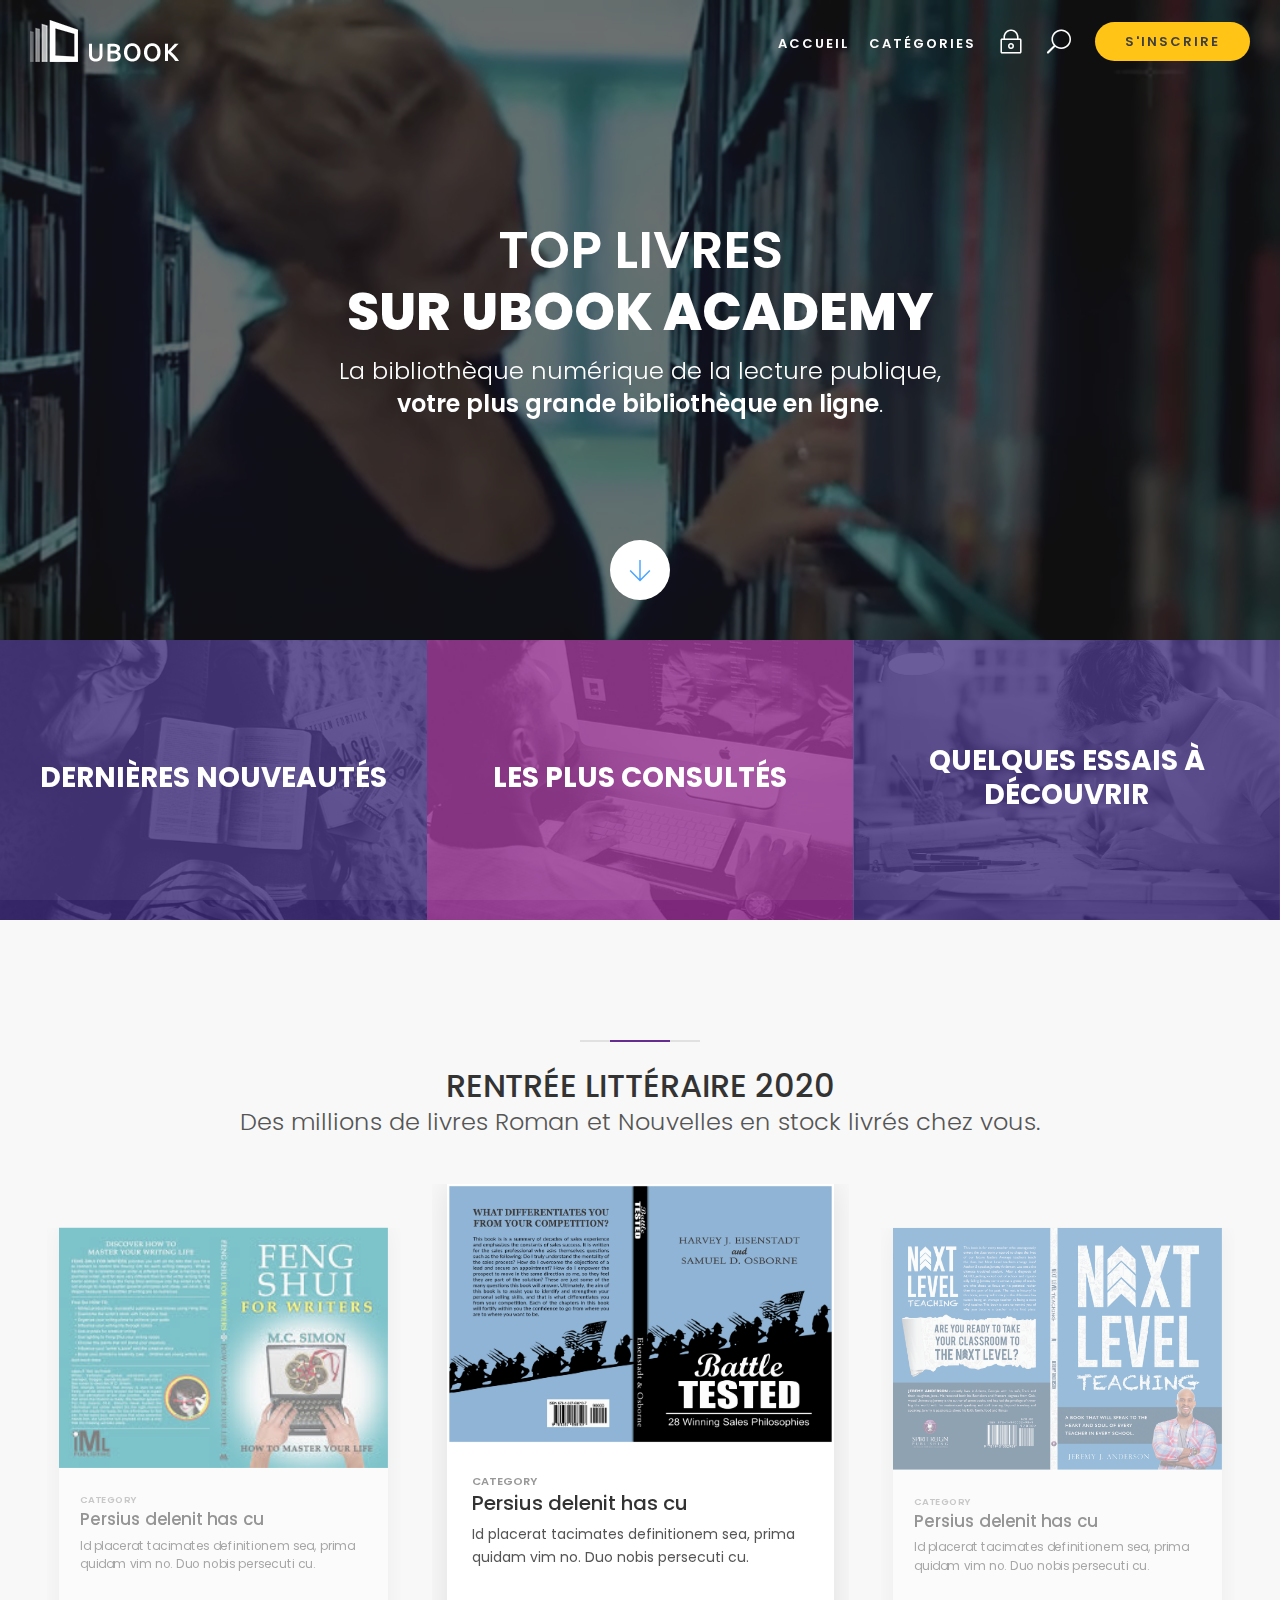
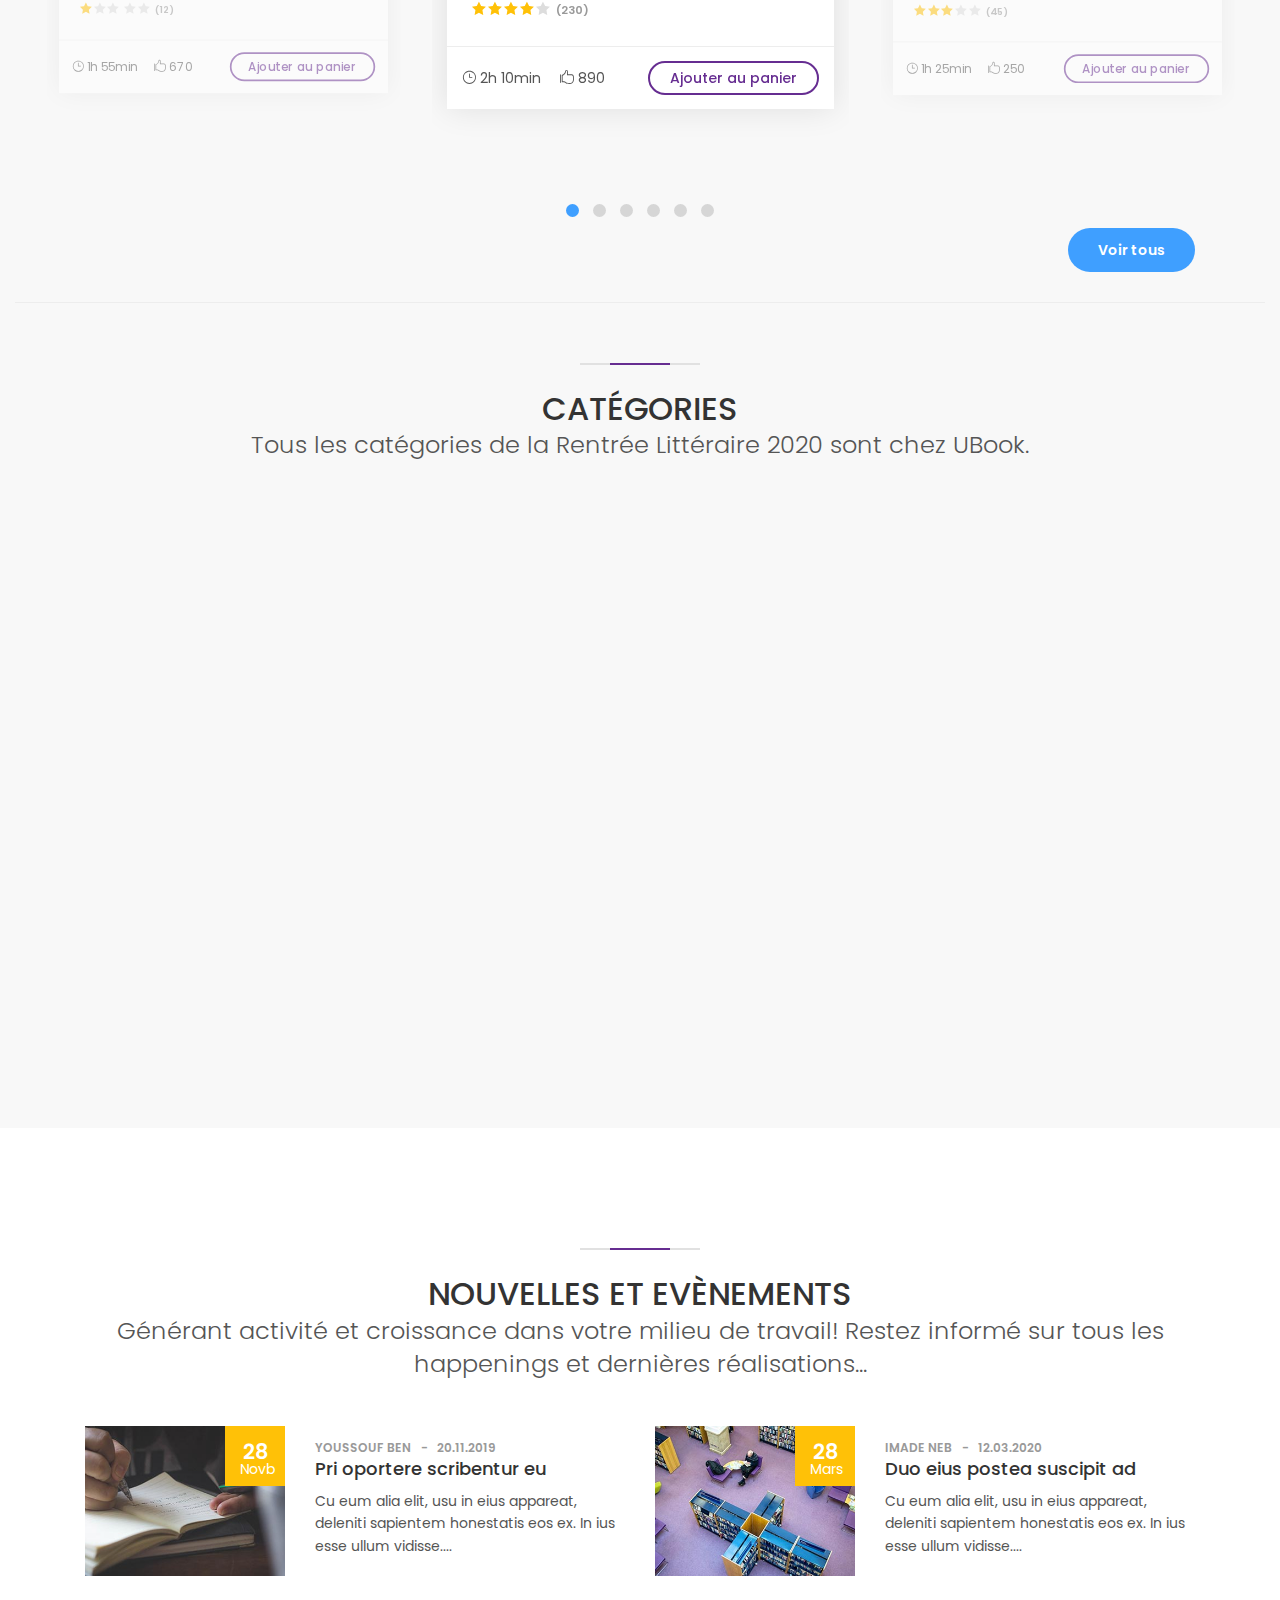
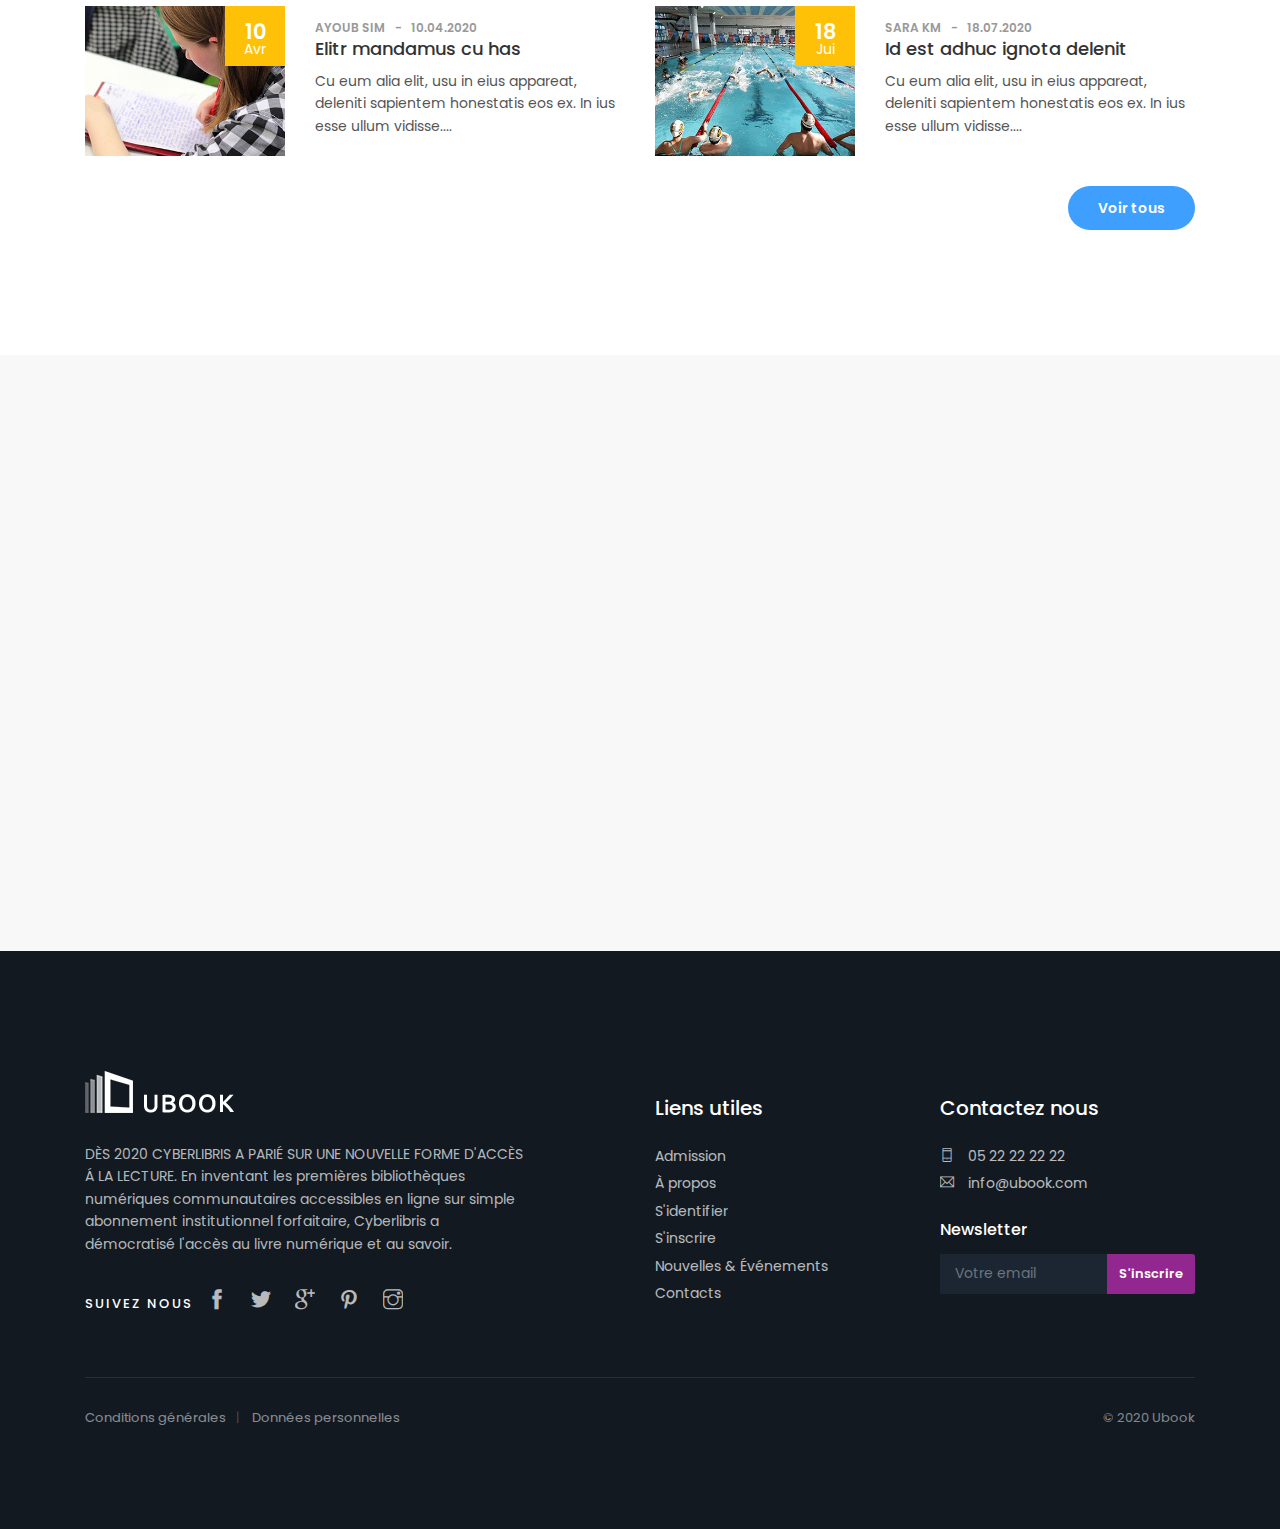
<file: index.html>
<!DOCTYPE html>
<html lang="en">
	<head>
		<meta charset="utf-8" />
		<meta http-equiv="X-UA-Compatible" content="IE=edge" />
		<meta
			name="viewport"
			content="width=device-width, initial-scale=1, shrink-to-fit=no"
		/>
		<meta
			name="description"
			content="Ubook est un modèle de site eBook moderne"
		/>
		<meta name="author" content="Booking" />
		<title>UBOOK | Modèle de site eBook moderne</title>

		<!-- Favicons-->
		<link rel="shortcut icon" href="img/favicon.ico" type="image/x-icon" />
		<link
			rel="apple-touch-icon"
			type="image/x-icon"
			href="img/apple-touch-icon-57x57-precomposed.png"
		/>
		<link
			rel="apple-touch-icon"
			type="image/x-icon"
			sizes="72x72"
			href="img/apple-touch-icon-72x72-precomposed.png"
		/>
		<link
			rel="apple-touch-icon"
			type="image/x-icon"
			sizes="114x114"
			href="img/apple-touch-icon-114x114-precomposed.png"
		/>
		<link
			rel="apple-touch-icon"
			type="image/x-icon"
			sizes="144x144"
			href="img/apple-touch-icon-144x144-precomposed.png"
		/>

		<!-- GOOGLE WEB FONT -->
		<link
			href="https://fonts.googleapis.com/css?family=Poppins:300,400,500,600,700,800"
			rel="stylesheet"
		/>

		<!-- BASE CSS -->
		<link href="css/bootstrap.min.css" rel="stylesheet" />
		<link href="css/style.css" rel="stylesheet" />
		<link href="css/vendors.css" rel="stylesheet" />
		<link href="css/icon_fonts/css/all_icons.min.css" rel="stylesheet" />

		<!-- YOUR CUSTOM CSS -->
		<link href="css/custom.css" rel="stylesheet" />

		<!-- Modernizr -->
		<script src="js/modernizr.js"></script>
	</head>

	<body>
		<div id="page">
			<header class="header menu_2">
				<div id="preloader"><div data-loader="circle-side"></div></div>
				<!-- /Preload -->
				<div id="logo">
					<a href="index.html"
						><img
							src="img/_logo.png"
							width="149"
							height="42"
							data-retina="true"
							alt=""
					/></a>
				</div>
				<ul id="top_menu">
					<li><a href="login.html" class="login">S'IDENTIFIER</a></li>
					<li><a href="#0" class="search-overlay-menu-btn">RECHERCHER</a></li>
					<li class="hidden_tablet">
						<a href="register.html" class="btn_1 rounded">S'INSCRIRE</a>
					</li>
				</ul>
				<!-- /top_menu -->
				<a href="#menu" class="btn_mobile">
					<div class="hamburger hamburger--spin" id="hamburger">
						<div class="hamburger-box">
							<div class="hamburger-inner"></div>
						</div>
					</div>
				</a>
				<nav id="menu" class="main-menu">
					<ul>
						<li>
							<span><a href="index.html">ACCUEIL</a></span>
						</li>
						<li>
							<span><a href="livres-grid.html">CATÉGORIES</a></span>
						</li>
					</ul>
				</nav>
				<!-- Search Menu -->
				<div class="search-overlay-menu">
					<span class="search-overlay-close"
						><span class="closebt"><i class="ti-close"></i></span
					></span>
					<form role="search" id="searchform" method="get">
						<input
							value=""
							name="q"
							type="search"
							placeholder="Rechercher..."
						/>
						<button type="submit"><i class="icon_search"></i></button>
					</form>
				</div>
				<!-- End Search Menu -->
			</header>
			<!-- /header -->

			<main>
				<section class="header-video">
					<div id="hero_video">
						<div>
							<h3><strong>Top livres</strong><br />sur Ubook Academy</h3>
							<p>
								La bibliothèque numérique de la lecture publique,
								<strong>votre plus grande bibliothèque en ligne</strong>.
							</p>
						</div>
						<a href="#first_section" class="btn_explore hidden_tablet"
							><i class="ti-arrow-down"></i
						></a>
					</div>
					<img
						src="img/video_fix.png"
						alt=""
						class="header-video--media"
						data-video-src="video/intro"
						data-teaser-source="video/intro"
						data-provider=""
						data-video-width="1920"
						data-video-height="960"
					/>
				</section>
				<!-- /header-video -->

				<ul id="grid_home" class="clearfix">
					<li>
						<a href="#0" class="img_container">
							<img src="img/grid_home_1.jpg" alt="" />
							<div class="short_info">
								<h3><strong>DERNIÈRES NOUVEAUTÉS</strong></h3>
								<div><span class="btn_1 rounded">Lire la suite</span></div>
							</div>
						</a>
					</li>
					<li>
						<a href="#0" class="img_container">
							<img src="img/grid_home_3.jpg" alt="" />
							<div class="short_info">
								<h3><strong>LES PLUS CONSULTÉS</strong></h3>
								<div><span class="btn_1 rounded">Lire la suite</span></div>
							</div>
						</a>
					</li>
					<li>
						<a href="#0" class="img_container">
							<img src="img/course__list_3.jpg" alt="" />
							<div class="short_info">
								<h3><strong>QUELQUES ESSAIS À DÉCOUVRIR</strong></h3>
								<div><span class="btn_1 rounded">Lire la suite</span></div>
							</div>
						</a>
					</li>
				</ul>
				<!--/grid_home -->

				<div class="container-fluid margin_120_0" id="first_section">
					<div class="main_title_2">
						<span><em></em></span>
						<h2>RENTRÉE LITTÉRAIRE 2020</h2>
						<p>
							Des millions de livres Roman et Nouvelles en stock livrés chez
							vous.
						</p>
					</div>
					<div id="reccomended" class="owl-carousel owl-theme">
						<div class="item">
							<div class="box_grid">
								<figure>
									<a href="#0" class="wish_bt"></a>
									<a href="livre-detail.html">
										<div class="preview"><span>Aperçu</span></div>
										<img src="img/book1.jpg" class="img-fluid" alt=""
									/></a>
									<div class="price">39 MAD</div>
								</figure>
								<div class="wrapper">
									<small>Category</small>
									<h3>Persius delenit has cu</h3>
									<p>
										Id placerat tacimates definitionem sea, prima quidam vim no.
										Duo nobis persecuti cu.
									</p>
									<div class="rating">
										<i class="icon_star voted"></i
										><i class="icon_star voted"></i
										><i class="icon_star voted"></i
										><i class="icon_star voted"></i><i class="icon_star"></i>
										<small>(230)</small>
									</div>
								</div>
								<ul>
									<li><i class="icon_clock_alt"></i> 2h 10min</li>
									<li><i class="icon_like"></i> 890</li>
									<li><a href="livre-detail.html">Ajouter au panier</a></li>
								</ul>
							</div>
						</div>
						<!-- /item -->
						<div class="item">
							<div class="box_grid">
								<figure>
									<a href="#0" class="wish_bt"></a>
									<a href="livre-detail.html"
										><img src="img/book2.jpeg" class="img-fluid" alt=""
									/></a>
									<div class="price">45 MAD</div>
									<div class="preview"><span>Aperçu</span></div>
								</figure>
								<div class="wrapper">
									<small>Category</small>
									<h3>Persius delenit has cu</h3>
									<p>
										Id placerat tacimates definitionem sea, prima quidam vim no.
										Duo nobis persecuti cu.
									</p>
									<div class="rating">
										<i class="icon_star voted"></i
										><i class="icon_star voted"></i
										><i class="icon_star voted"></i><i class="icon_star"></i
										><i class="icon_star"></i> <small>(45)</small>
									</div>
								</div>
								<ul>
									<li><i class="icon_clock_alt"></i> 1h 25min</li>
									<li><i class="icon_like"></i> 250</li>
									<li><a href="livre-detail.html">Ajouter au panier</a></li>
								</ul>
							</div>
						</div>
						<!-- /item -->
						<div class="item">
							<div class="box_grid">
								<figure>
									<a href="#0" class="wish_bt"></a>
									<a href="livre-detail.html"
										><img src="img/book3.jpg" class="img-fluid" alt=""
									/></a>
									<div class="price">54 MAD</div>
									<div class="preview"><span>Aperçu</span></div>
								</figure>
								<div class="wrapper">
									<small>Category</small>
									<h3>Persius delenit has cu</h3>
									<p>
										Id placerat tacimates definitionem sea, prima quidam vim no.
										Duo nobis persecuti cu.
									</p>
									<div class="rating">
										<i class="icon_star voted"></i
										><i class="icon_star voted"></i><i class="icon_star"></i
										><i class="icon_star"></i><i class="icon_star"></i>
										<small>(78)</small>
									</div>
								</div>
								<ul>
									<li><i class="icon_clock_alt"></i> 1h 45min</li>
									<li><i class="icon_like"></i> 450</li>
									<li><a href="livre-detail.html">Ajouter au panier</a></li>
								</ul>
							</div>
						</div>
						<!-- /item -->
						<div class="item">
							<div class="box_grid">
								<figure>
									<a href="#0" class="wish_bt"></a>
									<a href="livre-detail.html"
										><img src="img/book4.jpg" class="img-fluid" alt=""
									/></a>
									<div class="price">27 MAD</div>
									<div class="preview"><span>Aperçu</span></div>
								</figure>
								<div class="wrapper">
									<small>Category</small>
									<h3>Persius delenit has cu</h3>
									<p>
										Id placerat tacimates definitionem sea, prima quidam vim no.
										Duo nobis persecuti cu.
									</p>
									<div class="rating">
										<i class="icon_star voted"></i
										><i class="icon_star voted"></i
										><i class="icon_star voted"></i
										><i class="icon_star voted"></i><i class="icon_star"></i>
										<small>(350)</small>
									</div>
								</div>
								<ul>
									<li><i class="icon_clock_alt"></i> 2h 45min</li>
									<li><i class="icon_like"></i> 378</li>
									<li><a href="livre-detail.html">Ajouter au panier</a></li>
								</ul>
							</div>
						</div>
						<!-- /item -->
						<div class="item">
							<div class="box_grid">
								<figure>
									<a href="#0" class="wish_bt"></a>
									<a href="livre-detail.html"
										><img src="img/book5.jpeg" class="img-fluid" alt=""
									/></a>
									<div class="price">35 MAD</div>
									<div class="preview"><span>Aperçu</span></div>
								</figure>
								<div class="wrapper">
									<small>Category</small>
									<h3>Persius delenit has cu</h3>
									<p>
										Id placerat tacimates definitionem sea, prima quidam vim no.
										Duo nobis persecuti cu.
									</p>
									<div class="rating">
										<i class="icon_star voted"></i
										><i class="icon_star voted"></i
										><i class="icon_star voted"></i
										><i class="icon_star voted"></i
										><i class="icon_star voted"></i> <small>(780)</small>
									</div>
								</div>
								<ul>
									<li><i class="icon_clock_alt"></i> 1h 25min</li>
									<li><i class="icon_like"></i> 760</li>
									<li><a href="livre-detail.html">Ajouter au panier</a></li>
								</ul>
							</div>
						</div>
						<!-- /item -->
						<div class="item">
							<div class="box_grid">
								<figure>
									<a href="#0" class="wish_bt"></a>
									<a href="livre-detail.html"
										><img src="img/book6.jpeg" class="img-fluid" alt=""
									/></a>
									<div class="price">54 MAD</div>
									<div class="preview"><span>Aperçu</span></div>
								</figure>
								<div class="wrapper">
									<small>Category</small>
									<h3>Persius delenit has cu</h3>
									<p>
										Id placerat tacimates definitionem sea, prima quidam vim no.
										Duo nobis persecuti cu.
									</p>
									<div class="rating">
										<i class="icon_star voted"></i><i class="icon_star"></i
										><i class="icon_star"></i> <i class="icon_star"></i
										><i class="icon_star"></i> <small>(12)</small>
									</div>
								</div>
								<ul>
									<li><i class="icon_clock_alt"></i> 1h 55min</li>
									<li><i class="icon_like"></i> 670</li>
									<li><a href="livre-detail.html">Ajouter au panier</a></li>
								</ul>
							</div>
						</div>
						<!-- /item -->
					</div>
					<!-- /carousel -->
					<div class="container">
						<p class="btn_home_align">
							<a href="livres-grid.html" class="btn_1 rounded">Voir tous</a>
						</p>
					</div>
					<!-- /container -->
					<hr />
				</div>
				<!-- /container -->

				<div class="container margin_30_95">
					<div class="main_title_2">
						<span><em></em></span>
						<h2>CATÉGORIES</h2>
						<p>
							Tous les catégories de la Rentrée Littéraire 2020 sont chez UBook.
						</p>
					</div>
					<div class="row">
						<div class="col-lg-4 col-md-6 wow" data-wow-offset="150">
							<a href="#0" class="grid_item">
								<figure class="block-reveal">
									<div class="block-horizzontal"></div>
									<img src="img/cat1.jpg" class="img-fluid" alt="" />
									<div class="info">
										<small><i class="ti-layers"></i>+15 Livres</small>
										<h3>Arts et sciences humaines</h3>
									</div>
								</figure>
							</a>
						</div>
						<!-- /grid_item -->
						<div class="col-lg-4 col-md-6 wow" data-wow-offset="150">
							<a href="#0" class="grid_item">
								<figure class="block-reveal">
									<div class="block-horizzontal"></div>
									<img src="img/cat2.jpg" class="img-fluid" alt="" />
									<div class="info">
										<small><i class="ti-layers"></i>+20 Livres</small>
										<h3>Ingénierie</h3>
									</div>
								</figure>
							</a>
						</div>
						<!-- /grid_item -->
						<div class="col-lg-4 col-md-6 wow" data-wow-offset="150">
							<a href="#0" class="grid_item">
								<figure class="block-reveal">
									<div class="block-horizzontal"></div>
									<img src="img/cat3.jpg" class="img-fluid" alt="" />
									<div class="info">
										<small><i class="ti-layers"></i>+25 Livres</small>
										<h3>Architecture</h3>
									</div>
								</figure>
							</a>
						</div>
						<!-- /grid_item -->
						<div class="col-lg-4 col-md-6 wow" data-wow-offset="150">
							<a href="#0" class="grid_item">
								<figure class="block-reveal">
									<div class="block-horizzontal"></div>
									<img src="img/cat4.jpg" class="img-fluid" alt="" />
									<div class="info">
										<small><i class="ti-layers"></i>+30 Livres</small>
										<h3>Science et biologie</h3>
									</div>
								</figure>
							</a>
						</div>
						<!-- /grid_item -->
						<div class="col-lg-4 col-md-6 wow" data-wow-offset="150">
							<a href="#0" class="grid_item">
								<figure class="block-reveal">
									<div class="block-horizzontal"></div>
									<img src="img/cat5.jpg" class="img-fluid" alt="" />
									<div class="info">
										<small><i class="ti-layers"></i>+35 Livres</small>
										<h3>Droit et criminologie</h3>
									</div>
								</figure>
							</a>
						</div>
						<!-- /grid_item -->
						<div class="col-lg-4 col-md-6 wow" data-wow-offset="150">
							<a href="#0" class="grid_item">
								<figure class="block-reveal">
									<div class="block-horizzontal"></div>
									<img src="img/cat6.jpg" class="img-fluid" alt="" />
									<div class="info">
										<small><i class="ti-layers"></i>+40 Livres</small>
										<h3>Médical</h3>
									</div>
								</figure>
							</a>
						</div>
						<!-- /grid_item -->
					</div>
					<!-- /row -->
				</div>
				<!-- /container -->

				<div class="bg_color_1">
					<div class="container margin_120_95">
						<div class="main_title_2">
							<span><em></em></span>
							<h2>NOUVELLES ET EVÈNEMENTS</h2>
							<p>
								Générant activité et croissance dans votre milieu de travail!
								Restez informé sur tous les happenings et dernières
								réalisations...
							</p>
						</div>
						<div class="row">
							<div class="col-lg-6">
								<a class="box_news" href="#0">
									<figure>
										<img src="img/event1.jpg" alt="" />
										<figcaption><strong>28</strong>Novb</figcaption>
									</figure>
									<ul>
										<li>Youssouf Ben</li>
										<li>20.11.2019</li>
									</ul>
									<h4>Pri oportere scribentur eu</h4>
									<p>
										Cu eum alia elit, usu in eius appareat, deleniti sapientem
										honestatis eos ex. In ius esse ullum vidisse....
									</p>
								</a>
							</div>
							<!-- /box_news -->
							<div class="col-lg-6">
								<a class="box_news" href="#0">
									<figure>
										<img src="img/event2.jpg" alt="" />
										<figcaption><strong>28</strong>Mars</figcaption>
									</figure>
									<ul>
										<li>Imade Neb</li>
										<li>12.03.2020</li>
									</ul>
									<h4>Duo eius postea suscipit ad</h4>
									<p>
										Cu eum alia elit, usu in eius appareat, deleniti sapientem
										honestatis eos ex. In ius esse ullum vidisse....
									</p>
								</a>
							</div>
							<!-- /box_news -->
							<div class="col-lg-6">
								<a class="box_news" href="#0">
									<figure>
										<img src="img/event3.jpg" alt="" />
										<figcaption><strong>10</strong>Avr</figcaption>
									</figure>
									<ul>
										<li>Ayoub Sim</li>
										<li>10.04.2020</li>
									</ul>
									<h4>Elitr mandamus cu has</h4>
									<p>
										Cu eum alia elit, usu in eius appareat, deleniti sapientem
										honestatis eos ex. In ius esse ullum vidisse....
									</p>
								</a>
							</div>
							<!-- /box_news -->
							<div class="col-lg-6">
								<a class="box_news" href="#0">
									<figure>
										<img src="img/event4.jpg" alt="" />
										<figcaption><strong>18</strong>Jui</figcaption>
									</figure>
									<ul>
										<li>Sara Km</li>
										<li>18.07.2020</li>
									</ul>
									<h4>Id est adhuc ignota delenit</h4>
									<p>
										Cu eum alia elit, usu in eius appareat, deleniti sapientem
										honestatis eos ex. In ius esse ullum vidisse....
									</p>
								</a>
							</div>
							<!-- /box_news -->
						</div>
						<!-- /row -->
						<p class="btn_home_align">
							<a href="#" class="btn_1 rounded">Voir tous</a>
						</p>
					</div>
					<!-- /container -->
				</div>
				<!-- /bg_color_1 -->

				<div class="call_section">
					<div class="container clearfix">
						<div
							class="col-lg-5 col-md-6 float-right wow"
							data-wow-offset="250"
						>
							<div class="block-reveal">
								<div class="block-vertical"></div>
								<div class="box_1">
									<h3>Profitez d'une excellente communauté d'étudiants</h3>
									<p>
										Plus de 20K choisissent Ubook pour développer les
										compétences professionnelles dont elles ont besoin.
									</p>
									<a href="#0" class="btn_1 rounded">Lire plus</a>
								</div>
							</div>
						</div>
					</div>
				</div>
				<!--/call_section-->
			</main>
			<!-- /main -->

			<footer>
				<div class="container margin_120_95">
					<div class="row">
						<div class="col-lg-5 col-md-12 p-r-5">
							<p>
								<img
									src="img/_logo.png"
									width="149"
									height="42"
									data-retina="true"
									alt=""
								/>
							</p>
							<p>
								DÈS 2020 CYBERLIBRIS A PARIÉ SUR UNE NOUVELLE FORME D'ACCÈS Á LA
								LECTURE. En inventant les premières bibliothèques numériques
								communautaires accessibles en ligne sur simple abonnement
								institutionnel forfaitaire, Cyberlibris a démocratisé l'accès au
								livre numérique et au savoir.
							</p>
							<div class="follow_us">
								<ul>
									<li>Suivez nous</li>
									<li>
										<a href="#0"><i class="ti-facebook"></i></a>
									</li>
									<li>
										<a href="#0"><i class="ti-twitter-alt"></i></a>
									</li>
									<li>
										<a href="#0"><i class="ti-google"></i></a>
									</li>
									<li>
										<a href="#0"><i class="ti-pinterest"></i></a>
									</li>
									<li>
										<a href="#0"><i class="ti-instagram"></i></a>
									</li>
								</ul>
							</div>
						</div>
						<div class="col-lg-3 col-md-6 ml-lg-auto">
							<h5>Liens utiles</h5>
							<ul class="links">
								<li><a href="#0">Admission</a></li>
								<li><a href="#0">À propos</a></li>
								<li><a href="#0">S'identifier</a></li>
								<li><a href="#0">S'inscrire</a></li>
								<li><a href="#0">Nouvelles &amp; Événements</a></li>
								<li><a href="#0">Contacts</a></li>
							</ul>
						</div>
						<div class="col-lg-3 col-md-6">
							<h5>Contactez nous</h5>
							<ul class="contacts">
								<li>
									<a href="tel://61280932400"
										><i class="ti-mobile"></i> 05 22 22 22 22</a
									>
								</li>
								<li>
									<a href="mailto:info@ubook.com"
										><i class="ti-email"></i> info@ubook.com</a
									>
								</li>
							</ul>
							<div id="newsletter">
								<h6>Newsletter</h6>
								<div id="message-newsletter"></div>
								<form
									method="post"
									action="assets/newsletter.php"
									name="newsletter_form"
									id="newsletter_form"
								>
									<div class="form-group">
										<input
											type="email"
											name="email_newsletter"
											id="email_newsletter"
											class="form-control"
											placeholder="Votre email"
										/>
										<input
											type="submit"
											value="S'inscrire"
											id="submit-newsletter"
										/>
									</div>
								</form>
							</div>
						</div>
					</div>
					<!--/row-->
					<hr />
					<div class="row">
						<div class="col-md-8">
							<ul id="additional_links">
								<li><a href="#0">Conditions générales</a></li>
								<li><a href="#0">Données personnelles</a></li>
							</ul>
						</div>
						<div class="col-md-4">
							<div id="copy">© 2020 Ubook</div>
						</div>
					</div>
				</div>
			</footer>
			<!--/footer-->
		</div>
		<!-- page -->

		<!-- COMMON SCRIPTS -->
		<script src="js/jquery-2.2.4.min.js"></script>
		<script src="js/common_scripts.js"></script>
		<script src="js/main.js"></script>
		<script src="assets/validate.js"></script>

		<!-- SPECIFIC SCRIPTS -->
		<script src="js/video_header.js"></script>
		<script>
			HeaderVideo.init({
				container: $(".header-video"),
				header: $(".header-video--media"),
				videoTrigger: $("#video-trigger"),
				autoPlayVideo: true,
			});
		</script>
	</body>
</html>
</file>
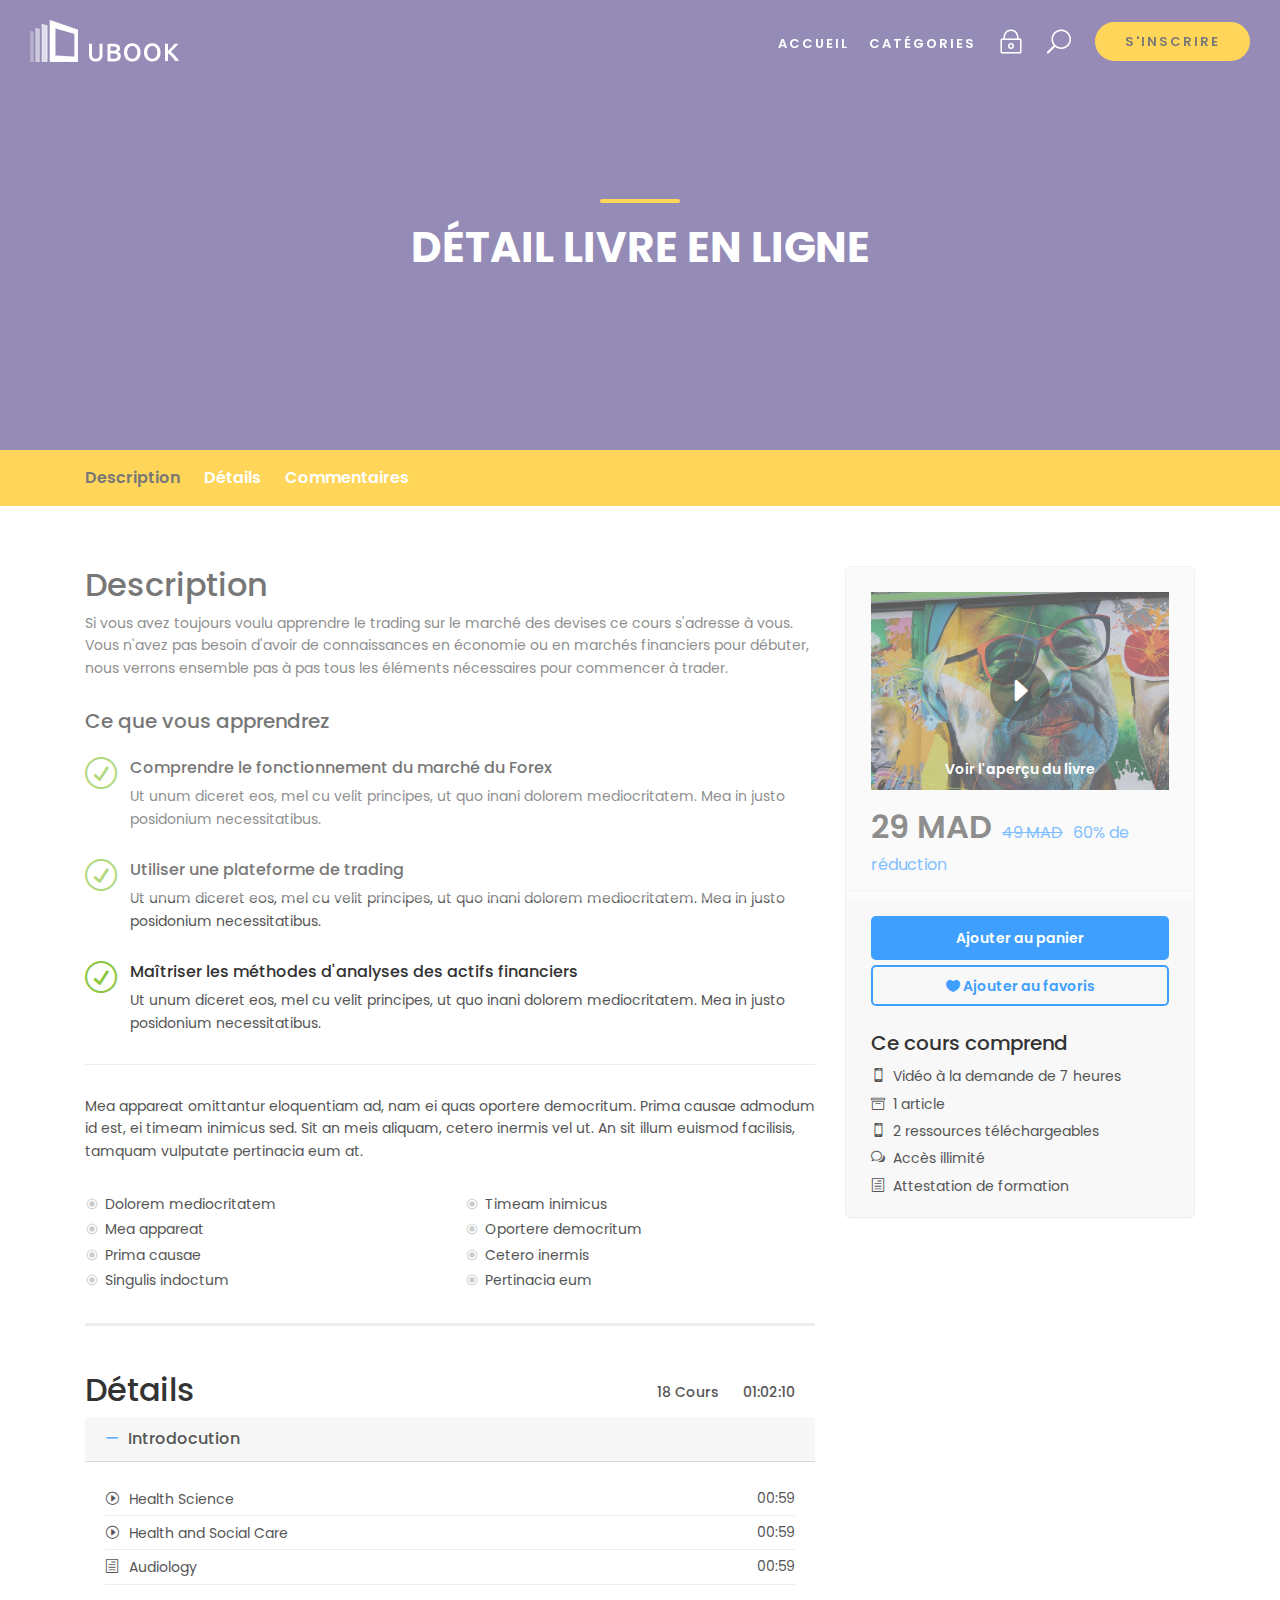
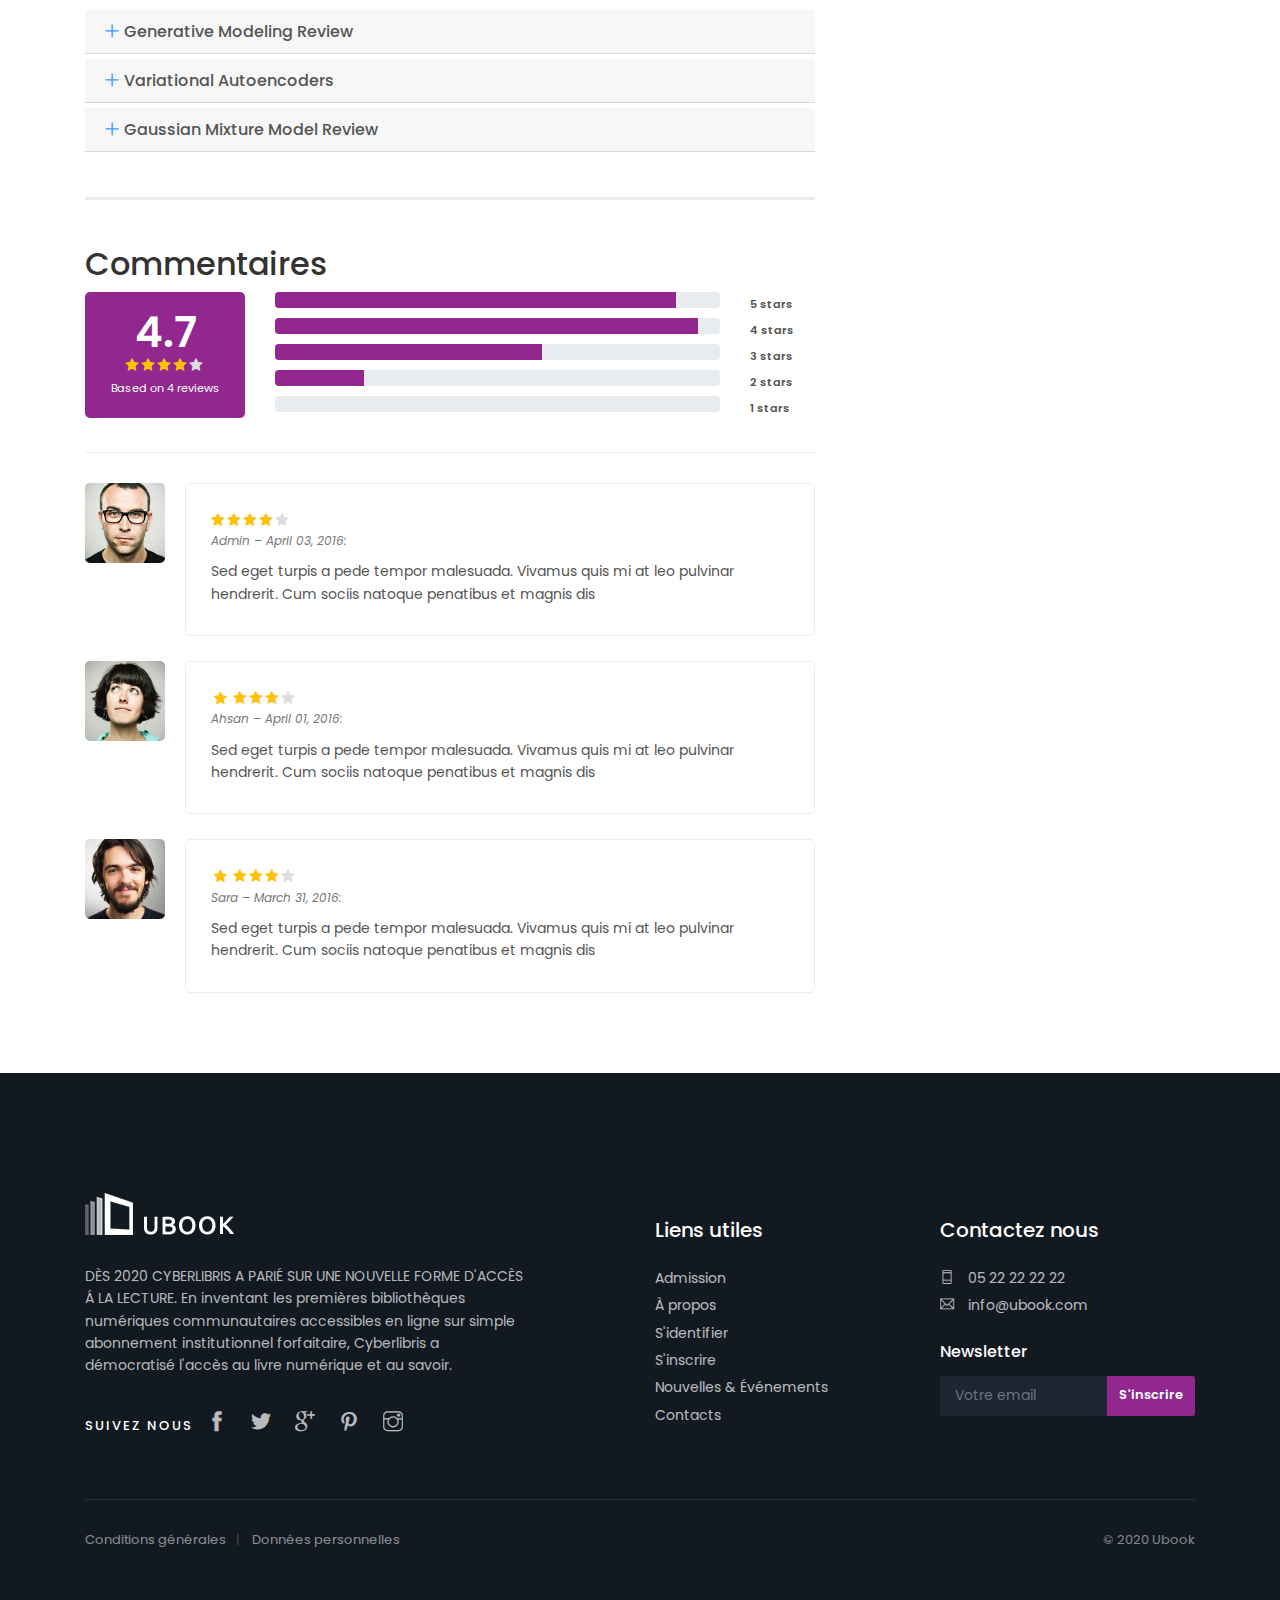
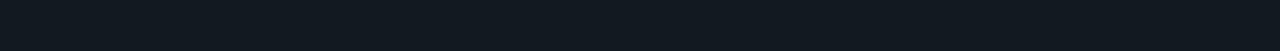
<file: livre-detail.html>
<!DOCTYPE html>
<html lang="en">
	<head>
		<meta charset="utf-8" />
		<meta http-equiv="X-UA-Compatible" content="IE=edge" />
		<meta
			name="viewport"
			content="width=device-width, initial-scale=1, shrink-to-fit=no"
		/>
		<meta
			name="description"
			content="Ubook a modern educational site template"
		/>
		<meta name="author" content="Booking" />
		<title>UBOOK | Modèle de site eBook moderne</title>

		<!-- Favicons-->
		<link rel="shortcut icon" href="img/favicon.ico" type="image/x-icon" />
		<link
			rel="apple-touch-icon"
			type="image/x-icon"
			href="img/apple-touch-icon-57x57-precomposed.png"
		/>
		<link
			rel="apple-touch-icon"
			type="image/x-icon"
			sizes="72x72"
			href="img/apple-touch-icon-72x72-precomposed.png"
		/>
		<link
			rel="apple-touch-icon"
			type="image/x-icon"
			sizes="114x114"
			href="img/apple-touch-icon-114x114-precomposed.png"
		/>
		<link
			rel="apple-touch-icon"
			type="image/x-icon"
			sizes="144x144"
			href="img/apple-touch-icon-144x144-precomposed.png"
		/>

		<!-- GOOGLE WEB FONT -->
		<link
			href="https://fonts.googleapis.com/css?family=Poppins:300,400,500,600,700,800"
			rel="stylesheet"
		/>

		<!-- BASE CSS -->
		<link href="css/bootstrap.min.css" rel="stylesheet" />
		<link href="css/style.css" rel="stylesheet" />
		<link href="css/vendors.css" rel="stylesheet" />
		<link href="css/icon_fonts/css/all_icons.min.css" rel="stylesheet" />

		<!-- YOUR CUSTOM CSS -->
		<link href="css/custom.css" rel="stylesheet" />
	</head>

	<body>
		<div id="page" class="theia-exception">
			<header class="header menu_2">
				<div id="preloader"><div data-loader="circle-side"></div></div>
				<!-- /Preload -->
				<div id="logo">
					<a href="index.html"
						><img
							src="img/_logo.png"
							width="149"
							height="42"
							data-retina="true"
							alt=""
					/></a>
				</div>
				<ul id="top_menu">
					<li><a href="login.html" class="login">S'IDENTIFIER</a></li>
					<li><a href="#0" class="search-overlay-menu-btn">RECHERCHER</a></li>
					<li class="hidden_tablet">
						<a href="register.html" class="btn_1 rounded">S'INSCRIRE</a>
					</li>
				</ul>
				<!-- /top_menu -->
				<a href="#menu" class="btn_mobile">
					<div class="hamburger hamburger--spin" id="hamburger">
						<div class="hamburger-box">
							<div class="hamburger-inner"></div>
						</div>
					</div>
				</a>
				<nav id="menu" class="main-menu">
					<ul>
						<li>
							<span><a href="index.html">ACCUEIL</a></span>
						</li>
						<li>
							<span><a href="livres-grid.html">CATÉGORIES</a></span>
						</li>
					</ul>
				</nav>
				<!-- Search Menu -->
				<div class="search-overlay-menu">
					<span class="search-overlay-close"
						><span class="closebt"><i class="ti-close"></i></span
					></span>
					<form role="search" id="searchform" method="get">
						<input
							value=""
							name="q"
							type="search"
							placeholder="Rechercher..."
						/>
						<button type="submit"><i class="icon_search"></i></button>
					</form>
				</div>
				<!-- End Search Menu -->
			</header>
			<!-- /header -->

			<main>
				<section id="hero_in" class="livres">
					<div class="wrapper">
						<div class="container">
							<h1 class="fadeInUp"><span></span>DÉTAIL LIVRE EN LIGNE</h1>
						</div>
					</div>
				</section>
				<!--/hero_in-->

				<div class="bg_color_1">
					<nav class="secondary_nav sticky_horizontal">
						<div class="container">
							<ul class="clearfix">
								<li><a href="#description" class="active">Description</a></li>
								<li><a href="#lessons">Détails</a></li>
								<li><a href="#reviews">Commentaires</a></li>
							</ul>
						</div>
					</nav>
					<div class="container margin_60_35">
						<div class="row">
							<div class="col-lg-8">
								<section id="description">
									<h2>Description</h2>
									<p>
										Si vous avez toujours voulu apprendre le trading sur le
										marché des devises ce cours s'adresse à vous. Vous n'avez
										pas besoin d'avoir de connaissances en économie ou en
										marchés financiers pour débuter, nous verrons ensemble pas à
										pas tous les éléments nécessaires pour commencer à trader.
									</p>
									<h5>Ce que vous apprendrez</h5>
									<ul class="list_ok">
										<li>
											<h6>Comprendre le fonctionnement du marché du Forex</h6>
											<p>
												Ut unum diceret eos, mel cu velit principes, ut quo
												inani dolorem mediocritatem. Mea in justo posidonium
												necessitatibus.
											</p>
										</li>
										<li>
											<h6>Utiliser une plateforme de trading</h6>
											<p>
												Ut unum diceret eos, mel cu velit principes, ut quo
												inani dolorem mediocritatem. Mea in justo posidonium
												necessitatibus.
											</p>
										</li>
										<li>
											<h6>
												Maîtriser les méthodes d'analyses des actifs financiers
											</h6>
											<p>
												Ut unum diceret eos, mel cu velit principes, ut quo
												inani dolorem mediocritatem. Mea in justo posidonium
												necessitatibus.
											</p>
										</li>
									</ul>
									<hr />
									<p>
										Mea appareat omittantur eloquentiam ad, nam ei quas oportere
										democritum. Prima causae admodum id est, ei timeam inimicus
										sed. Sit an meis aliquam, cetero inermis vel ut. An sit
										illum euismod facilisis, tamquam vulputate pertinacia eum
										at.
									</p>
									<div class="row">
										<div class="col-lg-6">
											<ul class="bullets">
												<li>Dolorem mediocritatem</li>
												<li>Mea appareat</li>
												<li>Prima causae</li>
												<li>Singulis indoctum</li>
											</ul>
										</div>
										<div class="col-lg-6">
											<ul class="bullets">
												<li>Timeam inimicus</li>
												<li>Oportere democritum</li>
												<li>Cetero inermis</li>
												<li>Pertinacia eum</li>
											</ul>
										</div>
									</div>
									<!-- /row -->
								</section>
								<!-- /section -->

								<section id="lessons">
									<div class="intro_title">
										<h2>Détails</h2>
										<ul>
											<li>18 Cours</li>
											<li>01:02:10</li>
										</ul>
									</div>
									<div
										id="accordion_lessons"
										role="tablist"
										class="add_bottom_45"
									>
										<div class="card">
											<div class="card-header" role="tab" id="headingOne">
												<h5 class="mb-0">
													<a
														data-toggle="collapse"
														href="#collapseOne"
														aria-expanded="true"
														aria-controls="collapseOne"
														><i class="indicator ti-minus"></i> Introdocution</a
													>
												</h5>
											</div>

											<div
												id="collapseOne"
												class="collapse show"
												role="tabpanel"
												aria-labelledby="headingOne"
												data-parent="#accordion_lessons"
											>
												<div class="card-body">
													<div class="list_lessons">
														<ul>
															<li>
																<a
																	href="https://www.youtube.com/watch?v=LDgd_gUcqCw"
																	class="video"
																	>Health Science</a
																><span>00:59</span>
															</li>
															<li>
																<a
																	href="https://www.youtube.com/watch?v=LDgd_gUcqCw"
																	class="video"
																	>Health and Social Care</a
																><span>00:59</span>
															</li>
															<li>
																<a href="#0" class="txt_doc">Audiology</a
																><span>00:59</span>
															</li>
														</ul>
													</div>
												</div>
											</div>
										</div>
										<!-- /card -->
										<div class="card">
											<div class="card-header" role="tab" id="headingTwo">
												<h5 class="mb-0">
													<a
														class="collapsed"
														data-toggle="collapse"
														href="#collapseTwo"
														aria-expanded="false"
														aria-controls="collapseTwo"
													>
														<i class="indicator ti-plus"></i>Generative Modeling
														Review
													</a>
												</h5>
											</div>
											<div
												id="collapseTwo"
												class="collapse"
												role="tabpanel"
												aria-labelledby="headingTwo"
												data-parent="#accordion_lessons"
											>
												<div class="card-body">
													<div class="list_lessons">
														<ul>
															<li>
																<a
																	href="https://www.youtube.com/watch?v=LDgd_gUcqCw"
																	class="video"
																	>Health Science</a
																><span>00:59</span>
															</li>
															<li>
																<a
																	href="https://www.youtube.com/watch?v=LDgd_gUcqCw"
																	class="video"
																	>Health and Social Care</a
																><span>00:59</span>
															</li>
															<li>
																<a
																	href="https://www.youtube.com/watch?v=LDgd_gUcqCw"
																	class="video"
																	>History</a
																><span>00:59</span>
															</li>
															<li>
																<a
																	href="https://www.youtube.com/watch?v=LDgd_gUcqCw"
																	class="video"
																	>Healthcare Science</a
																><span>00:59</span>
															</li>
															<li>
																<a href="#0" class="txt_doc">Audiology</a
																><span>00:59</span>
															</li>
														</ul>
													</div>
												</div>
											</div>
										</div>
										<!-- /card -->
										<div class="card">
											<div class="card-header" role="tab" id="headingThree">
												<h5 class="mb-0">
													<a
														class="collapsed"
														data-toggle="collapse"
														href="#collapseThree"
														aria-expanded="false"
														aria-controls="collapseThree"
													>
														<i class="indicator ti-plus"></i>Variational
														Autoencoders
													</a>
												</h5>
											</div>
											<div
												id="collapseThree"
												class="collapse"
												role="tabpanel"
												aria-labelledby="headingThree"
												data-parent="#accordion_lessons"
											>
												<div class="card-body">
													<div class="list_lessons">
														<ul>
															<li>
																<a
																	href="https://www.youtube.com/watch?v=LDgd_gUcqCw"
																	class="video"
																	>Health Science</a
																><span>00:59</span>
															</li>
															<li>
																<a
																	href="https://www.youtube.com/watch?v=LDgd_gUcqCw"
																	class="video"
																	>Health and Social Care</a
																><span>00:59</span>
															</li>
															<li>
																<a
																	href="https://www.youtube.com/watch?v=LDgd_gUcqCw"
																	class="video"
																	>History</a
																><span>00:59</span>
															</li>
															<li>
																<a
																	href="https://www.youtube.com/watch?v=LDgd_gUcqCw"
																	class="video"
																	>Healthcare Science</a
																><span>00:59</span>
															</li>
															<li>
																<a href="#0" class="txt_doc">Audiology</a
																><span>00:59</span>
															</li>
														</ul>
													</div>
												</div>
											</div>
										</div>
										<!-- /card -->

										<div class="card">
											<div class="card-header" role="tab" id="headingFourth">
												<h5 class="mb-0">
													<a
														class="collapsed"
														data-toggle="collapse"
														href="#collapseFourth"
														aria-expanded="false"
														aria-controls="collapseFourth"
													>
														<i class="indicator ti-plus"></i>Gaussian Mixture
														Model Review
													</a>
												</h5>
											</div>
											<div
												id="collapseFourth"
												class="collapse"
												role="tabpanel"
												aria-labelledby="headingFourth"
												data-parent="#accordion_lessons"
											>
												<div class="card-body">
													<div class="list_lessons">
														<ul>
															<li>
																<a
																	href="https://www.youtube.com/watch?v=LDgd_gUcqCw"
																	class="video"
																	>Health Science</a
																><span>00:59</span>
															</li>
															<li>
																<a
																	href="https://www.youtube.com/watch?v=LDgd_gUcqCw"
																	class="video"
																	>Health and Social Care</a
																><span>00:59</span>
															</li>
															<li>
																<a
																	href="https://www.youtube.com/watch?v=LDgd_gUcqCw"
																	class="video"
																	>History</a
																><span>00:59</span>
															</li>
															<li>
																<a
																	href="https://www.youtube.com/watch?v=LDgd_gUcqCw"
																	class="video"
																	>Healthcare Science</a
																><span>00:59</span>
															</li>
															<li>
																<a href="#0" class="txt_doc">Audiology</a
																><span>00:59</span>
															</li>
														</ul>
													</div>
												</div>
											</div>
										</div>
										<!-- /card -->
									</div>
									<!-- /accordion -->
								</section>
								<!-- /section -->

								<section id="reviews">
									<h2>Commentaires</h2>
									<div class="reviews-container">
										<div class="row">
											<div class="col-lg-3">
												<div id="review_summary">
													<strong>4.7</strong>
													<div class="rating">
														<i class="icon_star voted"></i
														><i class="icon_star voted"></i
														><i class="icon_star voted"></i
														><i class="icon_star voted"></i
														><i class="icon_star"></i>
													</div>
													<small>Based on 4 reviews</small>
												</div>
											</div>
											<div class="col-lg-9">
												<div class="row">
													<div class="col-lg-10 col-9">
														<div class="progress">
															<div
																class="progress-bar"
																role="progressbar"
																style="width: 90%"
																aria-valuenow="90"
																aria-valuemin="0"
																aria-valuemax="100"
															></div>
														</div>
													</div>
													<div class="col-lg-2 col-3">
														<small><strong>5 stars</strong></small>
													</div>
												</div>
												<!-- /row -->
												<div class="row">
													<div class="col-lg-10 col-9">
														<div class="progress">
															<div
																class="progress-bar"
																role="progressbar"
																style="width: 95%"
																aria-valuenow="95"
																aria-valuemin="0"
																aria-valuemax="100"
															></div>
														</div>
													</div>
													<div class="col-lg-2 col-3">
														<small><strong>4 stars</strong></small>
													</div>
												</div>
												<!-- /row -->
												<div class="row">
													<div class="col-lg-10 col-9">
														<div class="progress">
															<div
																class="progress-bar"
																role="progressbar"
																style="width: 60%"
																aria-valuenow="60"
																aria-valuemin="0"
																aria-valuemax="100"
															></div>
														</div>
													</div>
													<div class="col-lg-2 col-3">
														<small><strong>3 stars</strong></small>
													</div>
												</div>
												<!-- /row -->
												<div class="row">
													<div class="col-lg-10 col-9">
														<div class="progress">
															<div
																class="progress-bar"
																role="progressbar"
																style="width: 20%"
																aria-valuenow="20"
																aria-valuemin="0"
																aria-valuemax="100"
															></div>
														</div>
													</div>
													<div class="col-lg-2 col-3">
														<small><strong>2 stars</strong></small>
													</div>
												</div>
												<!-- /row -->
												<div class="row">
													<div class="col-lg-10 col-9">
														<div class="progress">
															<div
																class="progress-bar"
																role="progressbar"
																style="width: 0"
																aria-valuenow="0"
																aria-valuemin="0"
																aria-valuemax="100"
															></div>
														</div>
													</div>
													<div class="col-lg-2 col-3">
														<small><strong>1 stars</strong></small>
													</div>
												</div>
												<!-- /row -->
											</div>
										</div>
										<!-- /row -->
									</div>

									<hr />

									<div class="reviews-container">
										<div class="review-box clearfix">
											<figure class="rev-thumb">
												<img
													src="img/avatar1.jpg"
													alt=""
												/>
											</figure>
											<div class="rev-content">
												<div class="rating">
													<i class="icon_star voted"></i
													><i class="icon_star voted"></i
													><i class="icon_star voted"></i
													><i class="icon_star voted"></i
													><i class="icon_star"></i>
												</div>
												<div class="rev-info">Admin – April 03, 2016:</div>
												<div class="rev-text">
													<p>
														Sed eget turpis a pede tempor malesuada. Vivamus
														quis mi at leo pulvinar hendrerit. Cum sociis
														natoque penatibus et magnis dis
													</p>
												</div>
											</div>
										</div>
										<!-- /review-box -->
										<div class="review-box clearfix">
											<figure class="rev-thumb">
												<img
													src="img/avatar2.jpg"
													alt=""
												/>
											</figure>
											<div class="rev-content">
												<div class="rating">
													<i class="icon-star voted"></i
													><i class="icon_star voted"></i
													><i class="icon_star voted"></i
													><i class="icon_star voted"></i
													><i class="icon_star"></i>
												</div>
												<div class="rev-info">Ahsan – April 01, 2016:</div>
												<div class="rev-text">
													<p>
														Sed eget turpis a pede tempor malesuada. Vivamus
														quis mi at leo pulvinar hendrerit. Cum sociis
														natoque penatibus et magnis dis
													</p>
												</div>
											</div>
										</div>
										<!-- /review-box -->
										<div class="review-box clearfix">
											<figure class="rev-thumb">
												<img
													src="img/avatar3.jpg"
													alt=""
												/>
											</figure>
											<div class="rev-content">
												<div class="rating">
													<i class="icon-star voted"></i
													><i class="icon_star voted"></i
													><i class="icon_star voted"></i
													><i class="icon_star voted"></i
													><i class="icon_star"></i>
												</div>
												<div class="rev-info">Sara – March 31, 2016:</div>
												<div class="rev-text">
													<p>
														Sed eget turpis a pede tempor malesuada. Vivamus
														quis mi at leo pulvinar hendrerit. Cum sociis
														natoque penatibus et magnis dis
													</p>
												</div>
											</div>
										</div>
										<!-- /review-box -->
									</div>
									<!-- /review-container -->
								</section>
								<!-- /section -->
							</div>
							<!-- /col -->

							<aside class="col-lg-4" id="sidebar">
								<div class="box_detail">
									<figure>
										<a
											href="https://www.youtube.com/watch?v=LDgd_gUcqCw"
											class="video"
											><i class="arrow_triangle-right"></i
											><img
												src="img/course_1.jpg"
												alt=""
												class="img-fluid"
											/><span>Voir l'aperçu du livre </span></a
										>
									</figure>
									<div class="price">
										29 MAD<span class="original_price"
											><em>49 MAD</em>60% de réduction</span
										>
									</div>
									<a href="#0" class="btn_1 full-width">Ajouter au panier</a>
									<a href="#0" class="btn_1 full-width outline"
										><i class="icon_heart"></i> Ajouter au favoris</a
									>
									<div id="list_feat">
										<h3>Ce cours comprend</h3>
										<ul>
											<li>
												<i class="icon_mobile"></i>Vidéo à la demande de 7
												heures
											</li>
											<li><i class="icon_archive_alt"></i>1 article</li>
											<li>
												<i class="icon_mobile"></i>2 ressources téléchargeables
											</li>
											<li><i class="icon_chat_alt"></i>Accès illimité</li>
											<li>
												<i class="icon_document_alt"></i>Attestation de
												formation
											</li>
										</ul>
									</div>
								</div>
							</aside>
						</div>
						<!-- /row -->
					</div>
					<!-- /container -->
				</div>
				<!-- /bg_color_1 -->
			</main>
			<!--/main-->

			<footer>
				<div class="container margin_120_95">
					<div class="row">
						<div class="col-lg-5 col-md-12 p-r-5">
							<p>
								<img
									src="img/_logo.png"
									width="149"
									height="42"
									data-retina="true"
									alt=""
								/>
							</p>
							<p>
								DÈS 2020 CYBERLIBRIS A PARIÉ SUR UNE NOUVELLE FORME D'ACCÈS Á LA
								LECTURE. En inventant les premières bibliothèques numériques
								communautaires accessibles en ligne sur simple abonnement
								institutionnel forfaitaire, Cyberlibris a démocratisé l'accès au
								livre numérique et au savoir.
							</p>
							<div class="follow_us">
								<ul>
									<li>Suivez nous</li>
									<li>
										<a href="#0"><i class="ti-facebook"></i></a>
									</li>
									<li>
										<a href="#0"><i class="ti-twitter-alt"></i></a>
									</li>
									<li>
										<a href="#0"><i class="ti-google"></i></a>
									</li>
									<li>
										<a href="#0"><i class="ti-pinterest"></i></a>
									</li>
									<li>
										<a href="#0"><i class="ti-instagram"></i></a>
									</li>
								</ul>
							</div>
						</div>
						<div class="col-lg-3 col-md-6 ml-lg-auto">
							<h5>Liens utiles</h5>
							<ul class="links">
								<li><a href="#0">Admission</a></li>
								<li><a href="#0">À propos</a></li>
								<li><a href="#0">S'identifier</a></li>
								<li><a href="#0">S'inscrire</a></li>
								<li><a href="#0">Nouvelles &amp; Événements</a></li>
								<li><a href="#0">Contacts</a></li>
							</ul>
						</div>
						<div class="col-lg-3 col-md-6">
							<h5>Contactez nous</h5>
							<ul class="contacts">
								<li>
									<a href="tel://61280932400"
										><i class="ti-mobile"></i> 05 22 22 22 22</a
									>
								</li>
								<li>
									<a href="mailto:info@ubook.com"
										><i class="ti-email"></i> info@ubook.com</a
									>
								</li>
							</ul>
							<div id="newsletter">
								<h6>Newsletter</h6>
								<div id="message-newsletter"></div>
								<form
									method="post"
									action="assets/newsletter.php"
									name="newsletter_form"
									id="newsletter_form"
								>
									<div class="form-group">
										<input
											type="email"
											name="email_newsletter"
											id="email_newsletter"
											class="form-control"
											placeholder="Votre email"
										/>
										<input
											type="submit"
											value="S'inscrire"
											id="submit-newsletter"
										/>
									</div>
								</form>
							</div>
						</div>
					</div>
					<!--/row-->
					<hr />
					<div class="row">
						<div class="col-md-8">
							<ul id="additional_links">
								<li><a href="#0">Conditions générales</a></li>
								<li><a href="#0">Données personnelles</a></li>
							</ul>
						</div>
						<div class="col-md-4">
							<div id="copy">© 2020 Ubook</div>
						</div>
					</div>
				</div>
			</footer>
			<!--/footer-->
		</div>
		<!-- page -->

		<!-- COMMON SCRIPTS -->
		<script src="js/jquery-2.2.4.min.js"></script>
		<script src="js/common_scripts.js"></script>
		<script src="js/main.js"></script>
		<script src="assets/validate.js"></script>
	</body>
</html>
</file>
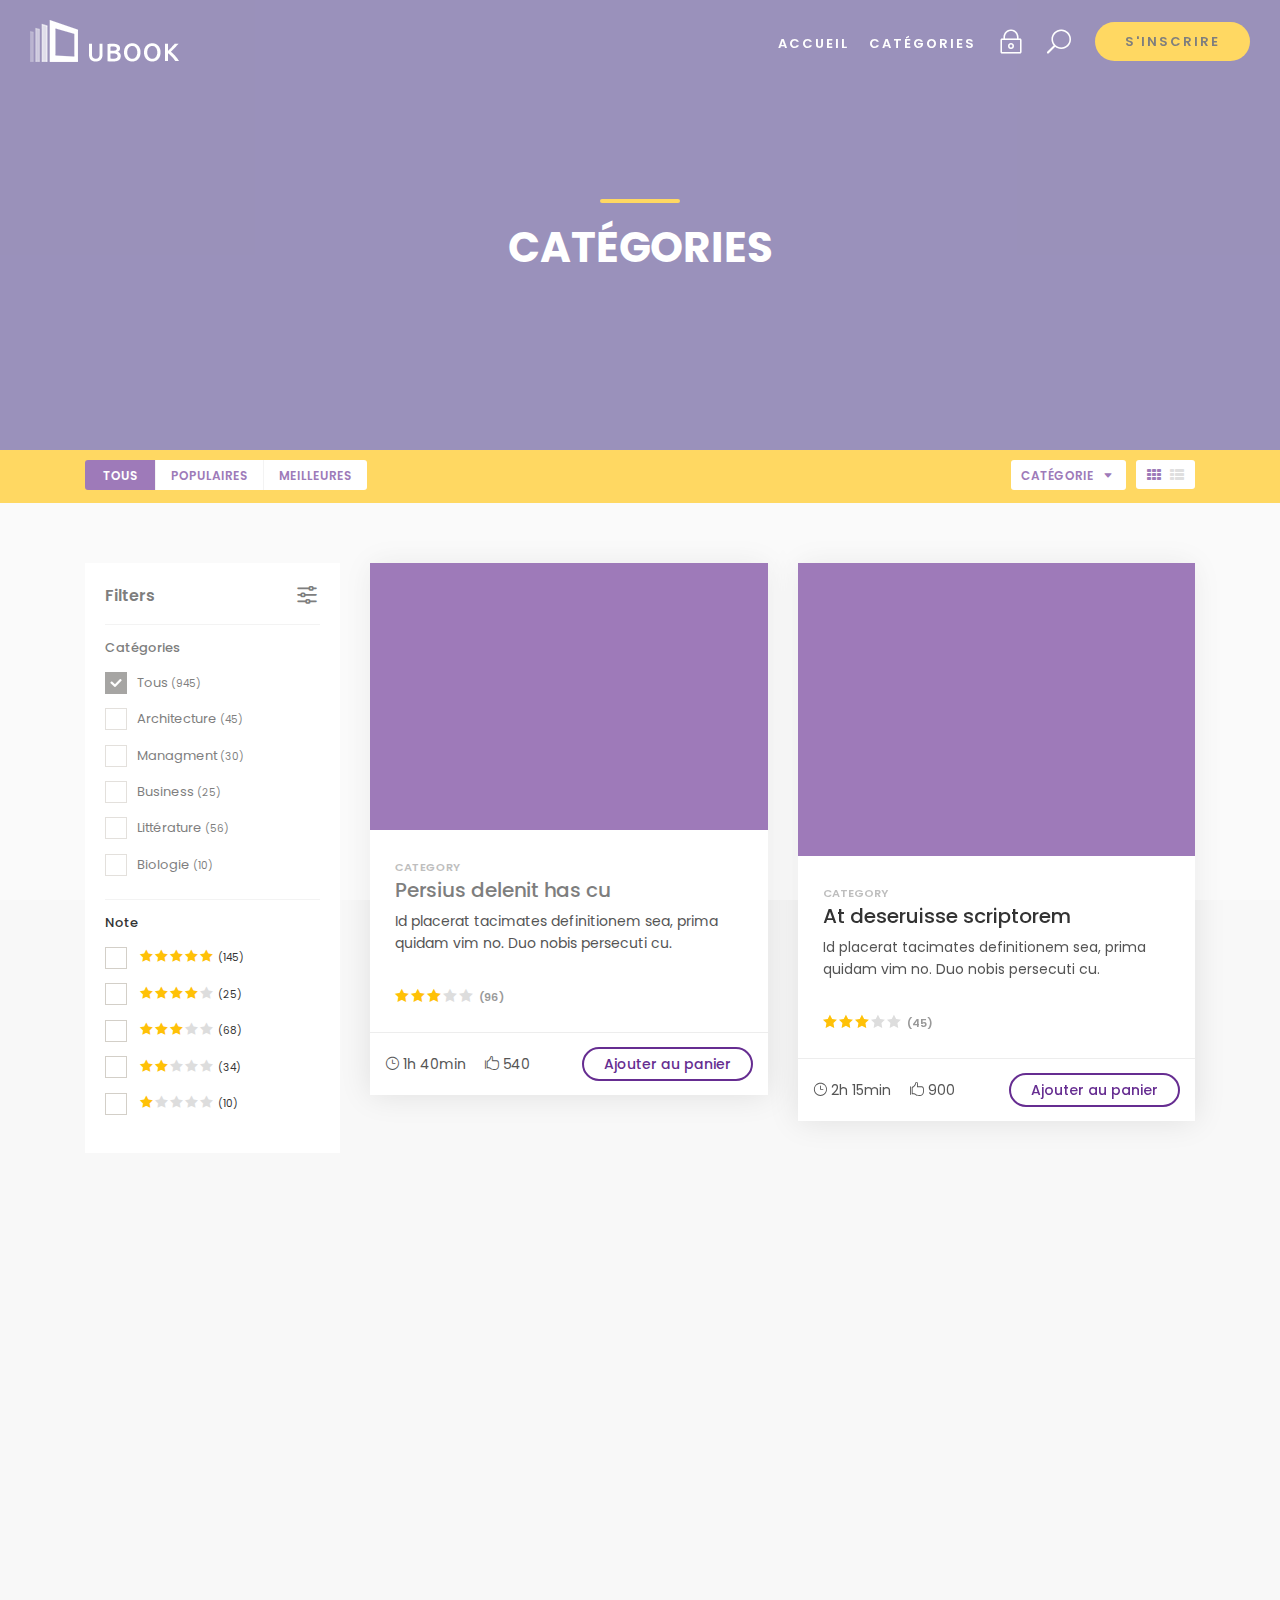
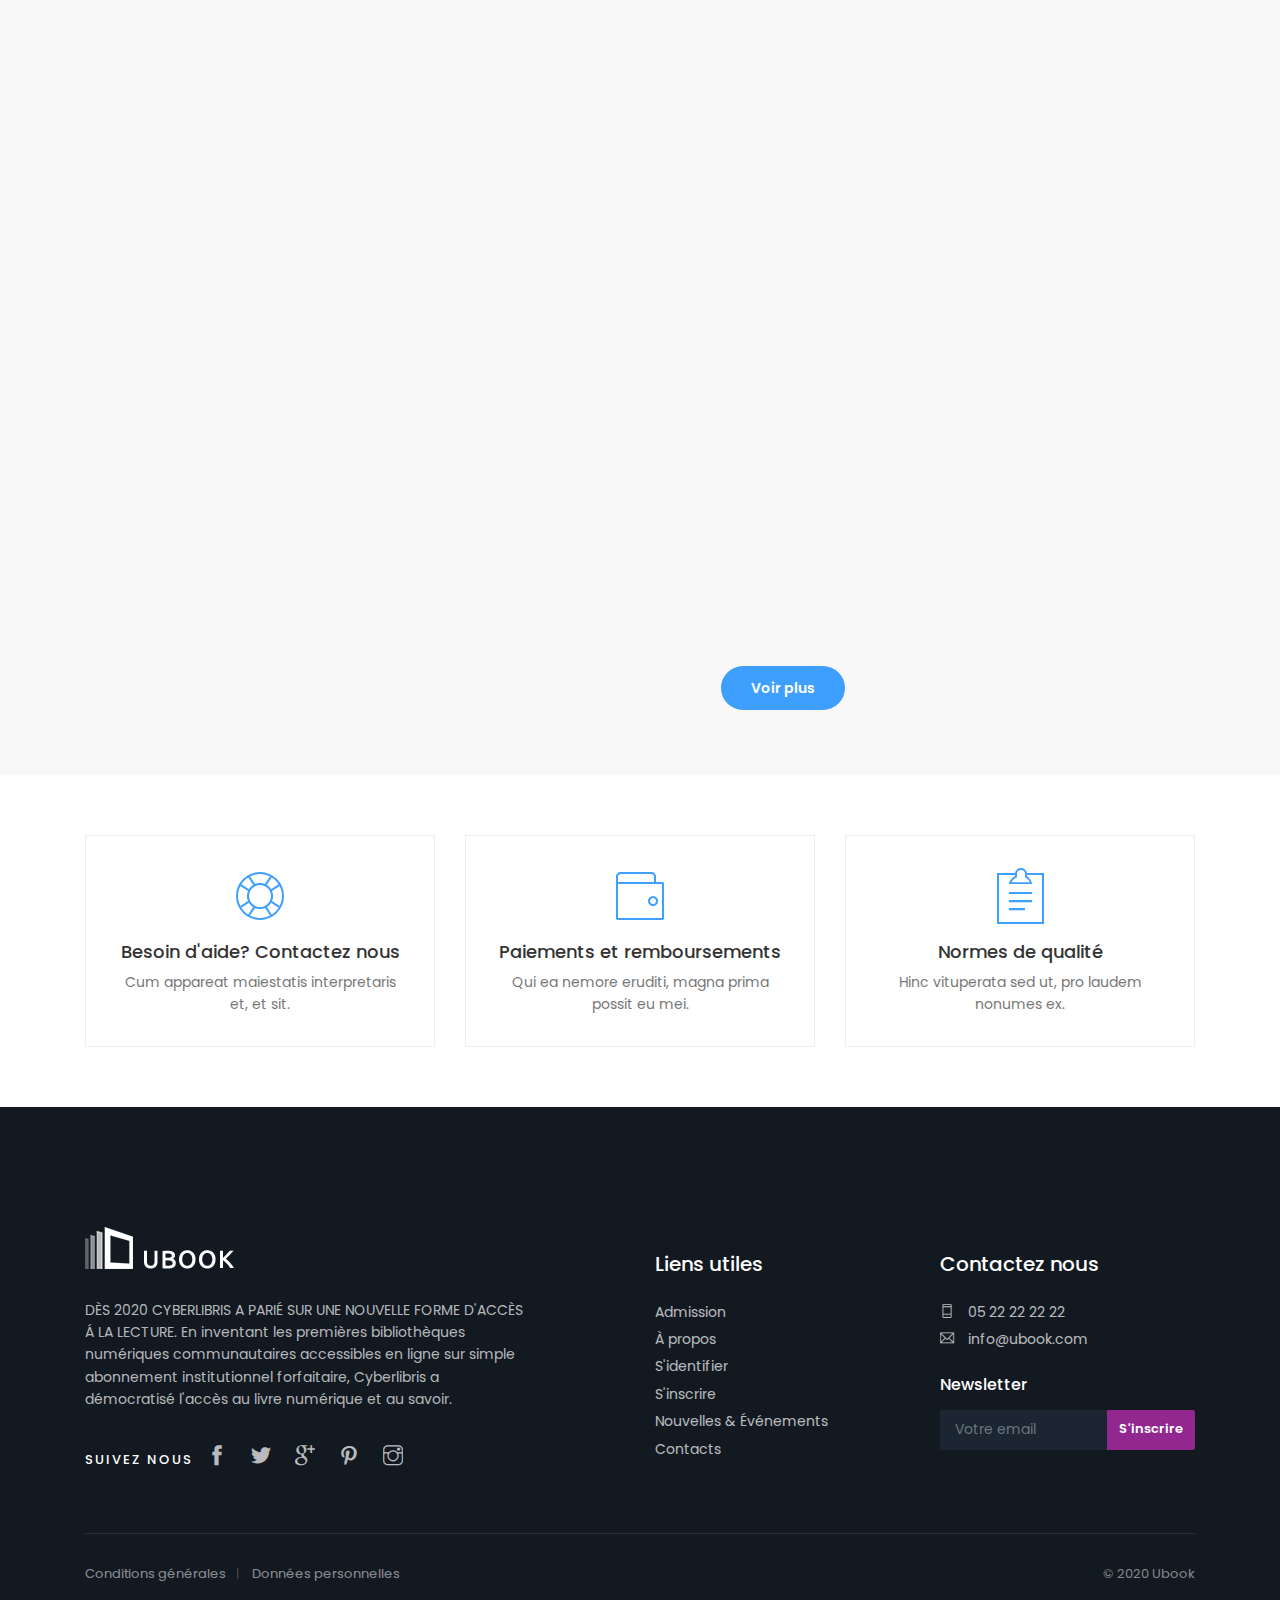
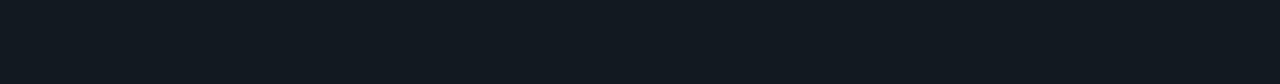
<file: livres-grid.html>
<!DOCTYPE html>
<html lang="en">
	<head>
		<meta charset="utf-8" />
		<meta http-equiv="X-UA-Compatible" content="IE=edge" />
		<meta
			name="viewport"
			content="width=device-width, initial-scale=1, shrink-to-fit=no"
		/>
		<meta
			name="description"
			content="Ubook a modern educational site template"
		/>
		<meta name="author" content="Booking" />
		<title>UBOOK | Modèle de site eBook moderne</title>

		<!-- Favicons-->
		<link rel="shortcut icon" href="img/favicon.ico" type="image/x-icon" />
		<link
			rel="apple-touch-icon"
			type="image/x-icon"
			href="img/apple-touch-icon-57x57-precomposed.png"
		/>
		<link
			rel="apple-touch-icon"
			type="image/x-icon"
			sizes="72x72"
			href="img/apple-touch-icon-72x72-precomposed.png"
		/>
		<link
			rel="apple-touch-icon"
			type="image/x-icon"
			sizes="114x114"
			href="img/apple-touch-icon-114x114-precomposed.png"
		/>
		<link
			rel="apple-touch-icon"
			type="image/x-icon"
			sizes="144x144"
			href="img/apple-touch-icon-144x144-precomposed.png"
		/>

		<!-- GOOGLE WEB FONT -->
		<link
			href="https://fonts.googleapis.com/css?family=Poppins:300,400,500,600,700,800"
			rel="stylesheet"
		/>

		<!-- BASE CSS -->
		<link href="css/bootstrap.min.css" rel="stylesheet" />
		<link href="css/style.css" rel="stylesheet" />
		<link href="css/vendors.css" rel="stylesheet" />
		<link href="css/icon_fonts/css/all_icons.min.css" rel="stylesheet" />

		<!-- SPECIFIC CSS -->
		<link href="css/skins/square/grey.css" rel="stylesheet" />

		<!-- YOUR CUSTOM CSS -->
		<link href="css/custom.css" rel="stylesheet" />
	</head>

	<body>
		<div id="page" class="theia-exception">
			<header class="header menu_2">
				<div id="preloader"><div data-loader="circle-side"></div></div>
				<!-- /Preload -->
				<div id="logo">
					<a href="index.html"
						><img
							src="img/_logo.png"
							width="149"
							height="42"
							data-retina="true"
							alt=""
					/></a>
				</div>
				<ul id="top_menu">
					<li><a href="login.html" class="login">S'IDENTIFIER</a></li>
					<li><a href="#0" class="search-overlay-menu-btn">RECHERCHER</a></li>
					<li class="hidden_tablet">
						<a href="register.html" class="btn_1 rounded">S'INSCRIRE</a>
					</li>
				</ul>
				<!-- /top_menu -->
				<a href="#menu" class="btn_mobile">
					<div class="hamburger hamburger--spin" id="hamburger">
						<div class="hamburger-box">
							<div class="hamburger-inner"></div>
						</div>
					</div>
				</a>
				<nav id="menu" class="main-menu">
					<ul>
						<li>
							<span><a href="index.html">ACCUEIL</a></span>
						</li>
						<li>
							<span><a href="livres-grid.html">CATÉGORIES</a></span>
						</li>
					</ul>
				</nav>
				<!-- Search Menu -->
				<div class="search-overlay-menu">
					<span class="search-overlay-close"
						><span class="closebt"><i class="ti-close"></i></span
					></span>
					<form role="search" id="searchform" method="get">
						<input
							value=""
							name="q"
							type="search"
							placeholder="Rechercher..."
						/>
						<button type="submit"><i class="icon_search"></i></button>
					</form>
				</div>
				<!-- End Search Menu -->
			</header>
			<!-- /header -->

			<main>
				<section id="hero_in" class="livres">
					<div class="wrapper">
						<div class="container">
							<h1 class="fadeInUp"><span></span>CATÉGORIES</h1>
						</div>
					</div>
				</section>
				<!--/hero_in-->

				<div class="filters_listing sticky_horizontal">
					<div class="container">
						<ul class="clearfix">
							<li>
								<div class="switch-field">
									<input
										type="radio"
										id="all"
										name="listing_filter"
										value="all"
										checked
									/>
									<label for="all">Tous</label>
									<input
										type="radio"
										id="popular"
										name="listing_filter"
										value="popular"
									/>
									<label for="popular">Populaires</label>
									<input
										type="radio"
										id="latest"
										name="listing_filter"
										value="latest"
									/>
									<label for="latest">Meilleures</label>
								</div>
							</li>
							<li>
								<div class="layout_view">
									<a href="#0" class="active"><i class="icon-th"></i></a>
									<a href="livres-list.html"><i class="icon-th-list"></i></a>
								</div>
							</li>
							<li>
								<select name="orderby" class="selectbox">
									<option value="category">Catégorie</option>
									<option value="category 2">Nom</option>
									<option value="category 3">Prix</option>
									<option value="category 4">Date</option>
								</select>
							</li>
						</ul>
					</div>
					<!-- /container -->
				</div>
				<!-- /filters -->

				<div class="container margin_60_35">
					<div class="row">
						<aside class="col-lg-3" id="sidebar">
							<div id="filters_col">
								<a
									data-toggle="collapse"
									href="#collapseFilters"
									aria-expanded="false"
									aria-controls="collapseFilters"
									id="filters_col_bt"
									>Filters
								</a>
								<div class="collapse show" id="collapseFilters">
									<div class="filter_type">
										<h6>Catégories</h6>
										<ul>
											<li>
												<label>
													<input type="checkbox" class="icheck" checked />Tous
													<small>(945)</small>
												</label>
											</li>
											<li>
												<label>
													<input type="checkbox" class="icheck" />Architecture
													<small>(45)</small>
												</label>
											</li>
											<li>
												<label>
													<input type="checkbox" class="icheck" />Managment
													<small>(30)</small>
												</label>
											</li>
											<li>
												<label>
													<input type="checkbox" class="icheck" />Business
													<small>(25)</small>
												</label>
											</li>
											<li>
												<label>
													<input type="checkbox" class="icheck" />Littérature
													<small>(56)</small>
												</label>
											</li>
											<li>
												<label>
													<input type="checkbox" class="icheck" />Biologie
													<small>(10)</small>
												</label>
											</li>
										</ul>
									</div>
									<div class="filter_type">
										<h6>Note</h6>
										<ul>
											<li>
												<label>
													<input type="checkbox" class="icheck" />
													<span class="rating"
														><i class="icon_star voted"></i
														><i class="icon_star voted"></i
														><i class="icon_star voted"></i
														><i class="icon_star voted"></i
														><i class="icon_star voted"></i>
														<small>(145)</small></span
													>
												</label>
											</li>
											<li>
												<label>
													<input type="checkbox" class="icheck" />
													<span class="rating"
														><i class="icon_star voted"></i
														><i class="icon_star voted"></i
														><i class="icon_star voted"></i
														><i class="icon_star voted"></i
														><i class="icon_star"></i> <small>(25)</small></span
													>
												</label>
											</li>
											<li>
												<label>
													<input type="checkbox" class="icheck" />
													<span class="rating"
														><i class="icon_star voted"></i
														><i class="icon_star voted"></i
														><i class="icon_star voted"></i
														><i class="icon_star"></i><i class="icon_star"></i>
														<small>(68)</small></span
													>
												</label>
											</li>
											<li>
												<label>
													<input type="checkbox" class="icheck" />
													<span class="rating"
														><i class="icon_star voted"></i
														><i class="icon_star voted"></i
														><i class="icon_star"></i><i class="icon_star"></i
														><i class="icon_star"></i> <small>(34)</small></span
													>
												</label>
											</li>
											<li>
												<label>
													<input type="checkbox" class="icheck" />
													<span class="rating"
														><i class="icon_star voted"></i
														><i class="icon_star"></i><i class="icon_star"></i
														><i class="icon_star"></i><i class="icon_star"></i>
														<small>(10)</small></span
													>
												</label>
											</li>
										</ul>
									</div>
								</div>
								<!--/collapse -->
							</div>
							<!--/filters col-->
						</aside>
						<!-- /aside -->

						<div class="col-lg-9">
							<div class="row">
								<div class="col-md-6">
									<div class="box_grid wow">
										<figure class="block-reveal">
											<div class="block-horizzontal"></div>
											<a href="#0" class="wish_bt"></a>
											<a href="livre-detail.html"
												><img
													src="img/book1.jpg"
													class="img-fluid"
													alt=""
											/></a>
											<div class="price">54 MAD</div>
											<div class="preview"><span>Aperçu</span></div>
										</figure>
										<div class="wrapper">
											<small>Category</small>
											<h3>Persius delenit has cu</h3>
											<p>
												Id placerat tacimates definitionem sea, prima quidam vim
												no. Duo nobis persecuti cu.
											</p>
											<div class="rating">
												<i class="icon_star voted"></i
												><i class="icon_star voted"></i
												><i class="icon_star voted"></i><i class="icon_star"></i
												><i class="icon_star"></i> <small>(96)</small>
											</div>
										</div>
										<ul>
											<li><i class="icon_clock_alt"></i> 1h 40min</li>
											<li><i class="icon_like"></i> 540</li>
											<li><a href="livre-detail.html">Ajouter au panier</a></li>
										</ul>
									</div>
								</div>
								<!-- /box_grid -->
								<div class="col-md-6">
									<div class="box_grid wow">
										<figure class="block-reveal">
											<div class="block-horizzontal"></div>
											<a href="#0" class="wish_bt"></a>
											<a href="livre-detail.html"
												><img
													src="img/book2.jpeg"
													class="img-fluid"
													alt=""
											/></a>
											<div class="price">39 MAD</div>
											<div class="preview"><span>Aperçu</span></div>
										</figure>
										<div class="wrapper">
											<small>Category</small>
											<h3>At deseruisse scriptorem</h3>
											<p>
												Id placerat tacimates definitionem sea, prima quidam vim
												no. Duo nobis persecuti cu.
											</p>
											<div class="rating">
												<i class="icon_star voted"></i
												><i class="icon_star voted"></i
												><i class="icon_star voted"></i><i class="icon_star"></i
												><i class="icon_star"></i> <small>(45)</small>
											</div>
										</div>
										<ul>
											<li><i class="icon_clock_alt"></i> 2h 15min</li>
											<li><i class="icon_like"></i> 900</li>
											<li><a href="livre-detail.html">Ajouter au panier</a></li>
										</ul>
									</div>
								</div>
								<!-- /box_grid -->
								<div class="col-md-6">
									<div class="box_grid wow">
										<figure class="block-reveal">
											<div class="block-horizzontal"></div>
											<a href="#0" class="wish_bt"></a>
											<a href="livre-detail.html"
												><img
													src="img/book3.jpg"
													class="img-fluid"
													alt=""
											/></a>
											<div class="price">40 MAD</div>
											<div class="preview"><span>Aperçu</span></div>
										</figure>
										<div class="wrapper">
											<small>Category</small>
											<h3>Ea vel semper quaerendum</h3>
											<p>
												Id placerat tacimates definitionem sea, prima quidam vim
												no. Duo nobis persecuti cu.
											</p>
											<div class="rating">
												<i class="icon_star voted"></i
												><i class="icon_star voted"></i
												><i class="icon_star voted"></i><i class="icon_star"></i
												><i class="icon_star"></i> <small>(120)</small>
											</div>
										</div>
										<ul>
											<li><i class="icon_clock_alt"></i> 1h 25min</li>
											<li><i class="icon_like"></i> 760</li>
											<li><a href="livre-detail.html">Ajouter au panier</a></li>
										</ul>
									</div>
								</div>
								<!-- /box_grid -->
								<div class="col-md-6">
									<div class="box_grid wow">
										<figure class="block-reveal">
											<div class="block-horizzontal"></div>
											<a href="#0" class="wish_bt"></a>
											<a href="livre-detail.html"
												><img
													src="img/book4.jpg"
													class="img-fluid"
													alt=""
											/></a>
											<div class="price">65 MAD</div>
											<div class="preview"><span>Aperçu</span></div>
										</figure>
										<div class="wrapper">
											<small>Category</small>
											<h3>Ei has exerci graecis</h3>
											<p>
												Id placerat tacimates definitionem sea, prima quidam vim
												no. Duo nobis persecuti cu.
											</p>
											<div class="rating">
												<i class="icon_star voted"></i
												><i class="icon_star voted"></i
												><i class="icon_star voted"></i><i class="icon_star"></i
												><i class="icon_star"></i> <small>(62)</small>
											</div>
										</div>
										<ul>
											<li><i class="icon_clock_alt"></i> 2h 10min</li>
											<li><i class="icon_like"></i> 78</li>
											<li><a href="livre-detail.html">Ajouter au panier</a></li>
										</ul>
									</div>
								</div>
								<!-- /box_grid -->
								<div class="col-md-6">
									<div class="box_grid wow">
										<figure class="block-reveal">
											<div class="block-horizzontal"></div>
											<a href="#0" class="wish_bt"></a>
											<a href="livre-detail.html"
												><img
													src="img/book5.jpeg"
													class="img-fluid"
													alt=""
											/></a>
											<div class="price">35 MAD</div>
											<div class="preview"><span>Aperçu</span></div>
										</figure>
										<div class="wrapper">
											<small>Category</small>
											<h3>Decore tractatos</h3>
											<p>
												Id placerat tacimates definitionem sea, prima quidam vim
												no. Duo nobis persecuti cu.
											</p>
											<div class="rating">
												<i class="icon_star voted"></i
												><i class="icon_star voted"></i
												><i class="icon_star voted"></i><i class="icon_star"></i
												><i class="icon_star"></i> <small>(29)</small>
											</div>
										</div>
										<ul>
											<li><i class="icon_clock_alt"></i> 1h 20min</li>
											<li><i class="icon_like"></i> 230</li>
											<li><a href="livre-detail.html">Ajouter au panier</a></li>
										</ul>
									</div>
								</div>
								<!-- /box_grid -->
								<div class="col-md-6">
									<div class="box_grid wow">
										<figure class="block-reveal">
											<div class="block-horizzontal"></div>
											<a href="#0" class="wish_bt"></a>
											<a href="livre-detail.html"
												><img
													src="img/book6.jpeg"
													class="img-fluid"
													alt=""
											/></a>
											<div class="price">47 MAD</div>
											<div class="preview"><span>Aperçu</span></div>
										</figure>
										<div class="wrapper">
											<small>Category</small>
											<h3>Eam id legimus torquatos</h3>
											<p>
												Id placerat tacimates definitionem sea, prima quidam vim
												no. Duo nobis persecuti cu.
											</p>
											<div class="rating">
												<i class="icon_star voted"></i
												><i class="icon_star voted"></i
												><i class="icon_star voted"></i><i class="icon_star"></i
												><i class="icon_star"></i> <small>(15)</small>
											</div>
										</div>
										<ul>
											<li><i class="icon_clock_alt"></i> 1h 15min</li>
											<li><i class="icon_like"></i> 150</li>
											<li><a href="livre-detail.html">Ajouter au panier</a></li>
										</ul>
									</div>
								</div>
							</div>
							<!-- /row -->
							<p class="text-center">
								<a href="#0" class="btn_1 rounded add_top_30">Voir plus</a>
							</p>
						</div>
						<!-- /col -->
					</div>
					<!-- /row -->
				</div>
				<!-- /container -->
				<div class="bg_color_1">
					<div class="container margin_60_35">
						<div class="row">
							<div class="col-md-4">
								<a href="#0" class="boxed_list">
									<i class="pe-7s-help2"></i>
									<h4>Besoin d'aide? Contactez nous</h4>
									<p>Cum appareat maiestatis interpretaris et, et sit.</p>
								</a>
							</div>
							<div class="col-md-4">
								<a href="#0" class="boxed_list">
									<i class="pe-7s-wallet"></i>
									<h4>Paiements et remboursements</h4>
									<p>Qui ea nemore eruditi, magna prima possit eu mei.</p>
								</a>
							</div>
							<div class="col-md-4">
								<a href="#0" class="boxed_list">
									<i class="pe-7s-note2"></i>
									<h4>Normes de qualité</h4>
									<p>Hinc vituperata sed ut, pro laudem nonumes ex.</p>
								</a>
							</div>
						</div>
						<!-- /row -->
					</div>
					<!-- /container -->
				</div>
				<!-- /bg_color_1 -->
			</main>
			<!--/main-->

			<footer>
				<div class="container margin_120_95">
					<div class="row">
						<div class="col-lg-5 col-md-12 p-r-5">
							<p>
								<img
									src="img/_logo.png"
									width="149"
									height="42"
									data-retina="true"
									alt=""
								/>
							</p>
							<p>
								DÈS 2020 CYBERLIBRIS A PARIÉ SUR UNE NOUVELLE FORME D'ACCÈS Á LA
								LECTURE. En inventant les premières bibliothèques numériques
								communautaires accessibles en ligne sur simple abonnement
								institutionnel forfaitaire, Cyberlibris a démocratisé l'accès au
								livre numérique et au savoir.
							</p>
							<div class="follow_us">
								<ul>
									<li>Suivez nous</li>
									<li>
										<a href="#0"><i class="ti-facebook"></i></a>
									</li>
									<li>
										<a href="#0"><i class="ti-twitter-alt"></i></a>
									</li>
									<li>
										<a href="#0"><i class="ti-google"></i></a>
									</li>
									<li>
										<a href="#0"><i class="ti-pinterest"></i></a>
									</li>
									<li>
										<a href="#0"><i class="ti-instagram"></i></a>
									</li>
								</ul>
							</div>
						</div>
						<div class="col-lg-3 col-md-6 ml-lg-auto">
							<h5>Liens utiles</h5>
							<ul class="links">
								<li><a href="#0">Admission</a></li>
								<li><a href="#0">À propos</a></li>
								<li><a href="#0">S'identifier</a></li>
								<li><a href="#0">S'inscrire</a></li>
								<li><a href="#0">Nouvelles &amp; Événements</a></li>
								<li><a href="#0">Contacts</a></li>
							</ul>
						</div>
						<div class="col-lg-3 col-md-6">
							<h5>Contactez nous</h5>
							<ul class="contacts">
								<li>
									<a href="tel://61280932400"
										><i class="ti-mobile"></i> 05 22 22 22 22</a
									>
								</li>
								<li>
									<a href="mailto:info@ubook.com"
										><i class="ti-email"></i> info@ubook.com</a
									>
								</li>
							</ul>
							<div id="newsletter">
								<h6>Newsletter</h6>
								<div id="message-newsletter"></div>
								<form
									method="post"
									action="assets/newsletter.php"
									name="newsletter_form"
									id="newsletter_form"
								>
									<div class="form-group">
										<input
											type="email"
											name="email_newsletter"
											id="email_newsletter"
											class="form-control"
											placeholder="Votre email"
										/>
										<input
											type="submit"
											value="S'inscrire"
											id="submit-newsletter"
										/>
									</div>
								</form>
							</div>
						</div>
					</div>
					<!--/row-->
					<hr />
					<div class="row">
						<div class="col-md-8">
							<ul id="additional_links">
								<li><a href="#0">Conditions générales</a></li>
								<li><a href="#0">Données personnelles</a></li>
							</ul>
						</div>
						<div class="col-md-4">
							<div id="copy">© 2020 Ubook</div>
						</div>
					</div>
				</div>
			</footer>
			<!--/footer-->
		</div>
		<!-- page -->

		<!-- COMMON SCRIPTS -->
		<script src="js/jquery-2.2.4.min.js"></script>
		<script src="js/common_scripts.js"></script>
		<script src="js/main.js"></script>
		<script src="assets/validate.js"></script>
	</body>
</html>
</file>
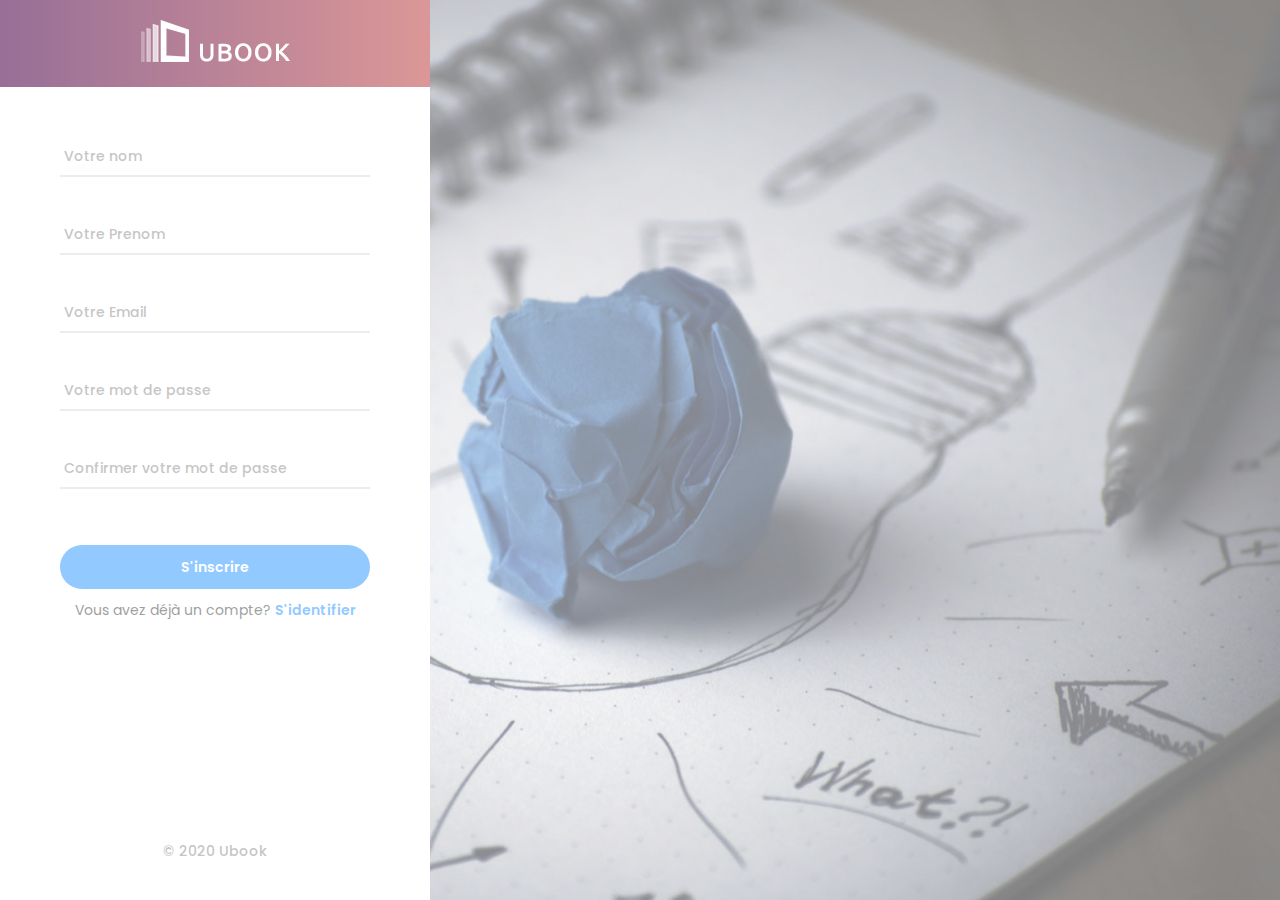
<file: register.html>
<!DOCTYPE html>
<html lang="en">
	<head>
		<meta charset="utf-8" />
		<meta http-equiv="X-UA-Compatible" content="IE=edge" />
		<meta
			name="viewport"
			content="width=device-width, initial-scale=1, shrink-to-fit=no"
		/>
		<meta
			name="description"
			content="Ubook a modern educational site template"
		/>
		<meta name="author" content="Booking" />
		<title>UBOOK | Modèle de site eBook moderne</title>

		<!-- Favicons-->
		<link rel="shortcut icon" href="img/favicon.ico" type="image/x-icon" />
		<link
			rel="apple-touch-icon"
			type="image/x-icon"
			href="img/apple-touch-icon-57x57-precomposed.png"
		/>
		<link
			rel="apple-touch-icon"
			type="image/x-icon"
			sizes="72x72"
			href="img/apple-touch-icon-72x72-precomposed.png"
		/>
		<link
			rel="apple-touch-icon"
			type="image/x-icon"
			sizes="114x114"
			href="img/apple-touch-icon-114x114-precomposed.png"
		/>
		<link
			rel="apple-touch-icon"
			type="image/x-icon"
			sizes="144x144"
			href="img/apple-touch-icon-144x144-precomposed.png"
		/>

		<!-- GOOGLE WEB FONT -->
		<link
			href="https://fonts.googleapis.com/css?family=Poppins:300,400,500,600,700,800"
			rel="stylesheet"
		/>

		<!-- BASE CSS -->
		<link href="css/bootstrap.min.css" rel="stylesheet" />
		<link href="css/style.css" rel="stylesheet" />
		<link href="css/vendors.css" rel="stylesheet" />
		<link href="css/icon_fonts/css/all_icons.min.css" rel="stylesheet" />

		<!-- YOUR CUSTOM CSS -->
		<link href="css/custom.css" rel="stylesheet" />
	</head>

	<body id="register_bg">
		<nav id="menu" class="fake_menu"></nav>

		<div id="preloader">
			<div data-loader="circle-side"></div>
		</div>
		<!-- End Preload -->

		<div id="login">
			<aside>
				<figure>
					<a href="index.html"
						><img
							src="img/_logo.png"
							width="149"
							height="42"
							data-retina="true"
							alt=""
					/></a>
				</figure>
				<form autocomplete="off">
					<div class="form-group">
						<span class="input">
							<input class="input_field" type="text" />
							<label class="input_label">
								<span class="input__label-content">Votre nom</span>
							</label>
						</span>

						<span class="input">
							<input class="input_field" type="text" />
							<label class="input_label">
								<span class="input__label-content">Votre Prenom</span>
							</label>
						</span>

						<span class="input">
							<input class="input_field" type="email" />
							<label class="input_label">
								<span class="input__label-content">Votre Email</span>
							</label>
						</span>

						<span class="input">
							<input class="input_field" type="password" id="password1" />
							<label class="input_label">
								<span class="input__label-content">Votre mot de passe</span>
							</label>
						</span>

						<span class="input">
							<input class="input_field" type="password" id="password2" />
							<label class="input_label">
								<span class="input__label-content">Confirmer votre mot de passe</span>
							</label>
						</span>

						<div id="pass-info" class="clearfix"></div>
					</div>
					<a href="#0" class="btn_1 rounded full-width add_top_30"
						>S'inscrire</a
					>
					<div class="text-center add_top_10">
						Vous avez déjà un compte?
						<strong><a href="login.html">S'identifier</a></strong>
					</div>
				</form>
				<div class="copy">© 2020 Ubook</div>
			</aside>
		</div>
		<!-- /login -->

		<!-- COMMON SCRIPTS -->
		<script src="js/jquery-2.2.4.min.js"></script>
		<script src="js/common_scripts.js"></script>
		<script src="js/main.js"></script>
		<script src="assets/validate.js"></script>

		<!-- SPECIFIC SCRIPTS -->
		<script src="js/pw_strenght.js"></script>
	</body>
</html>
</file>
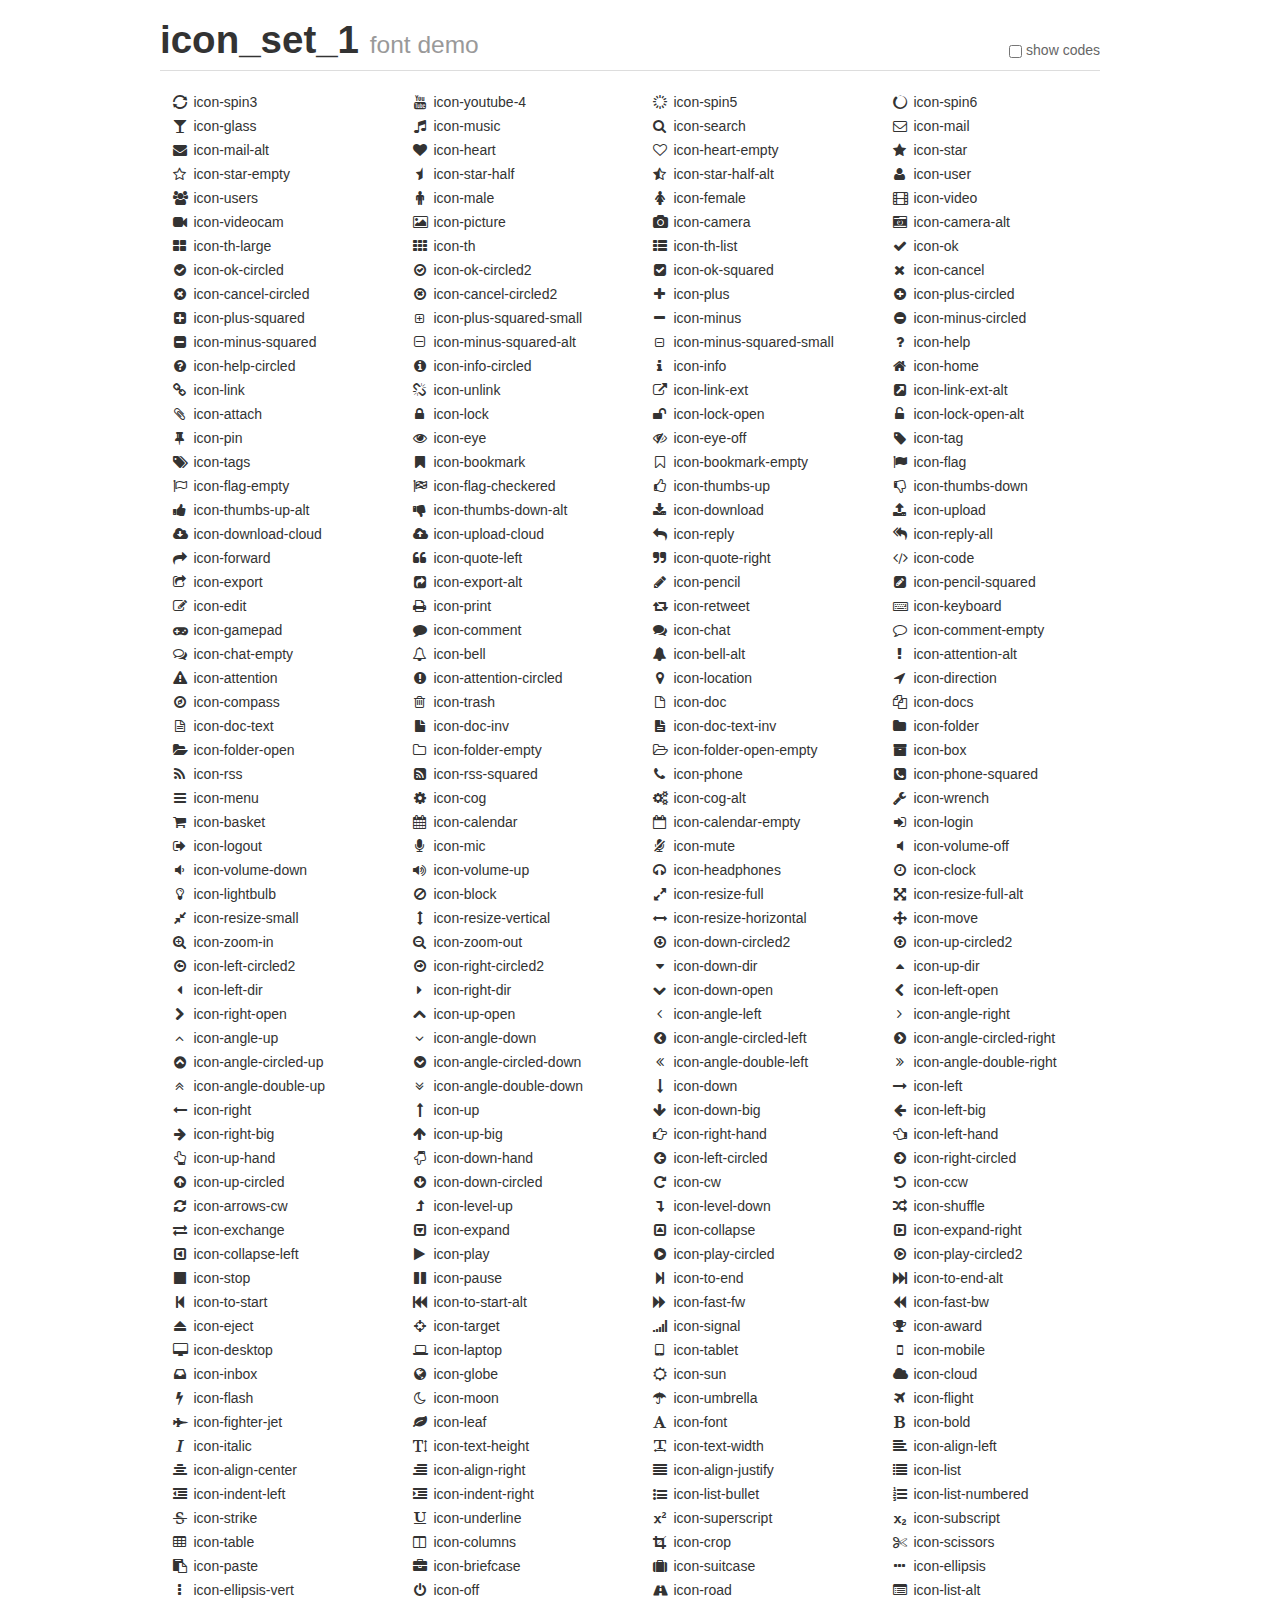
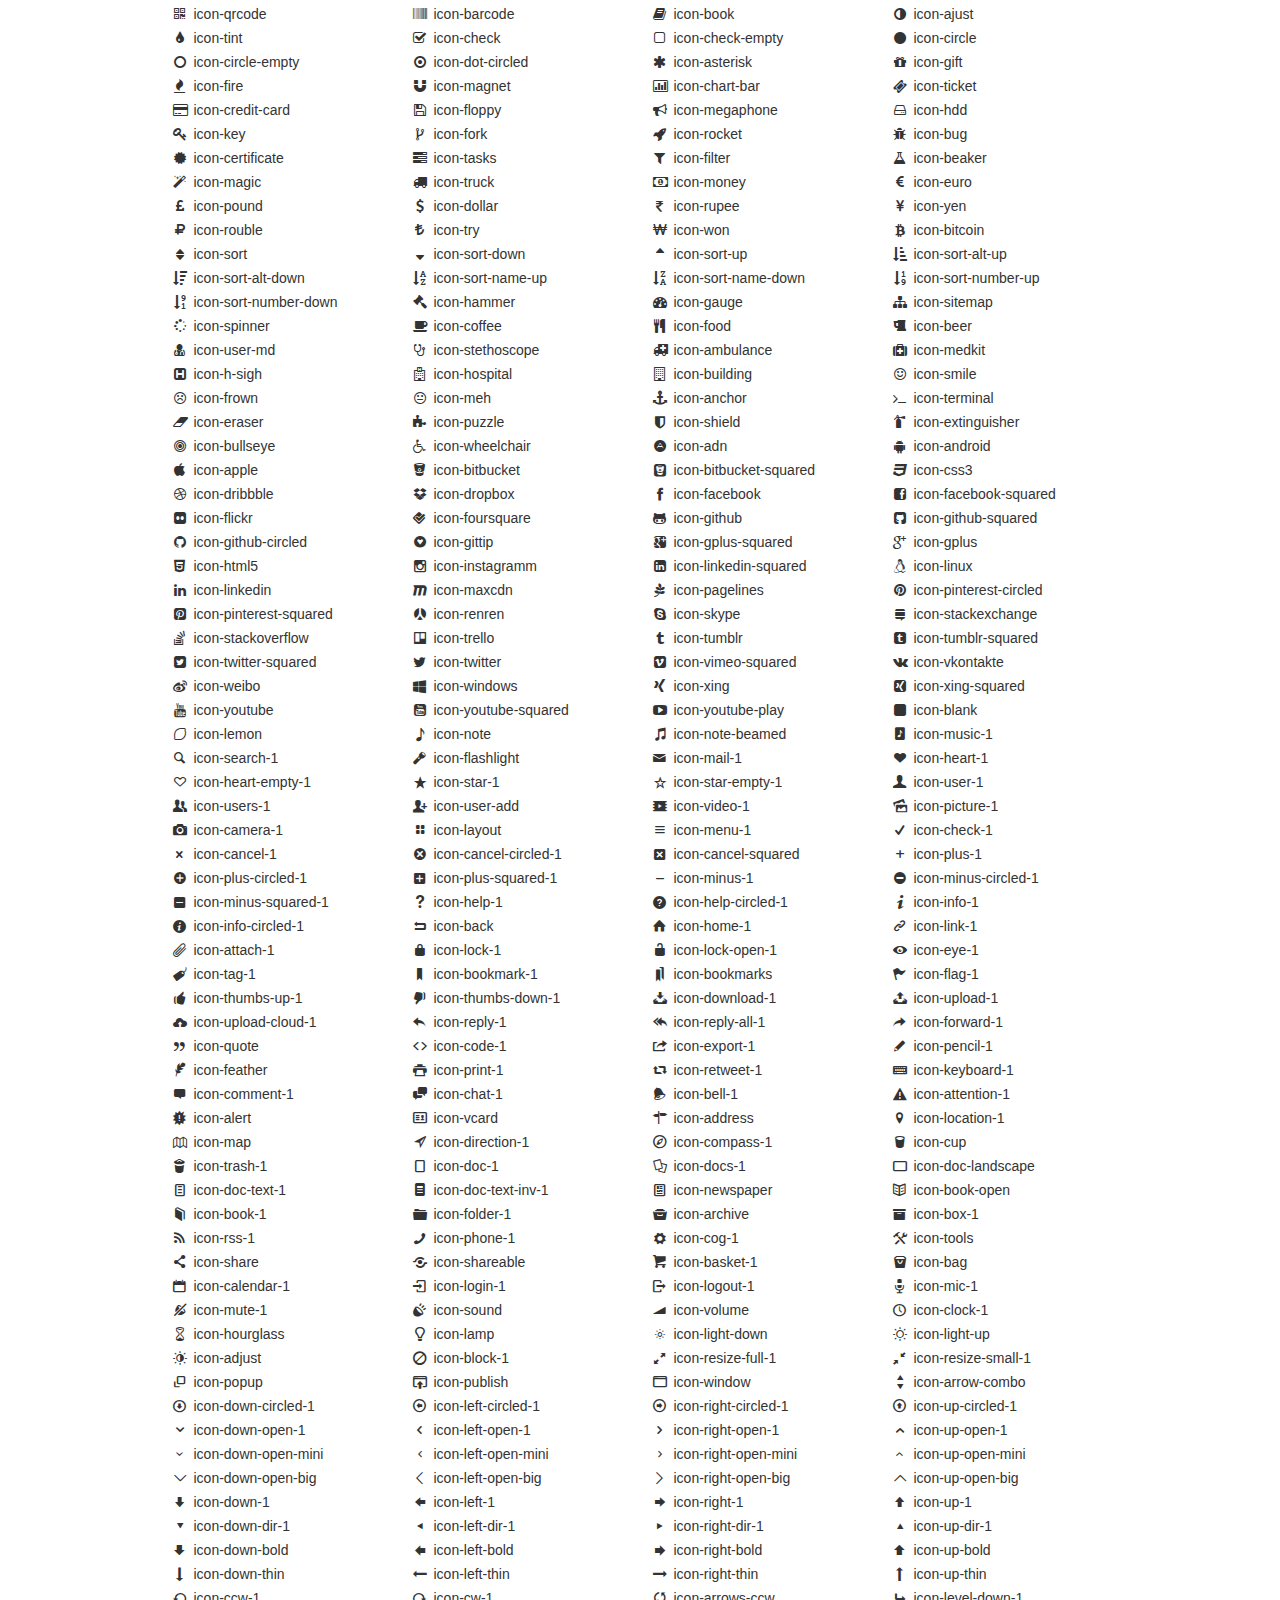
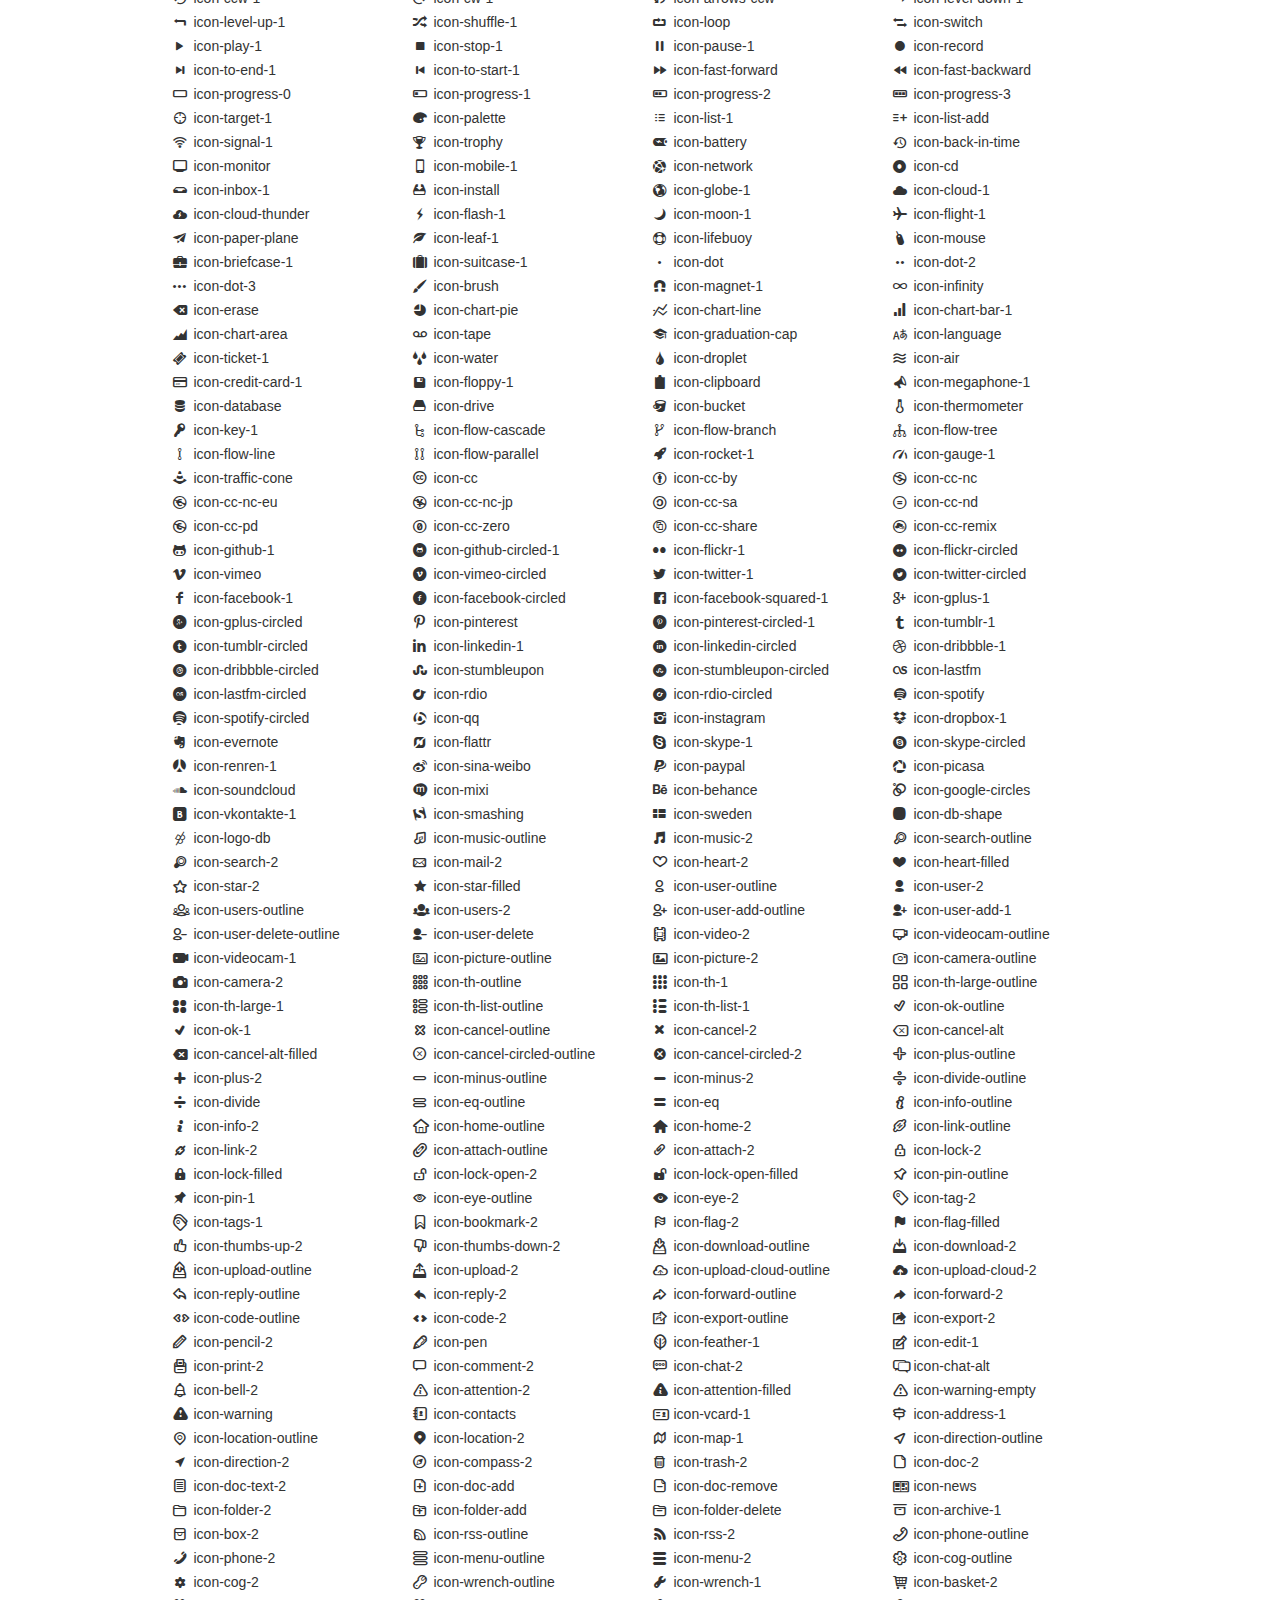
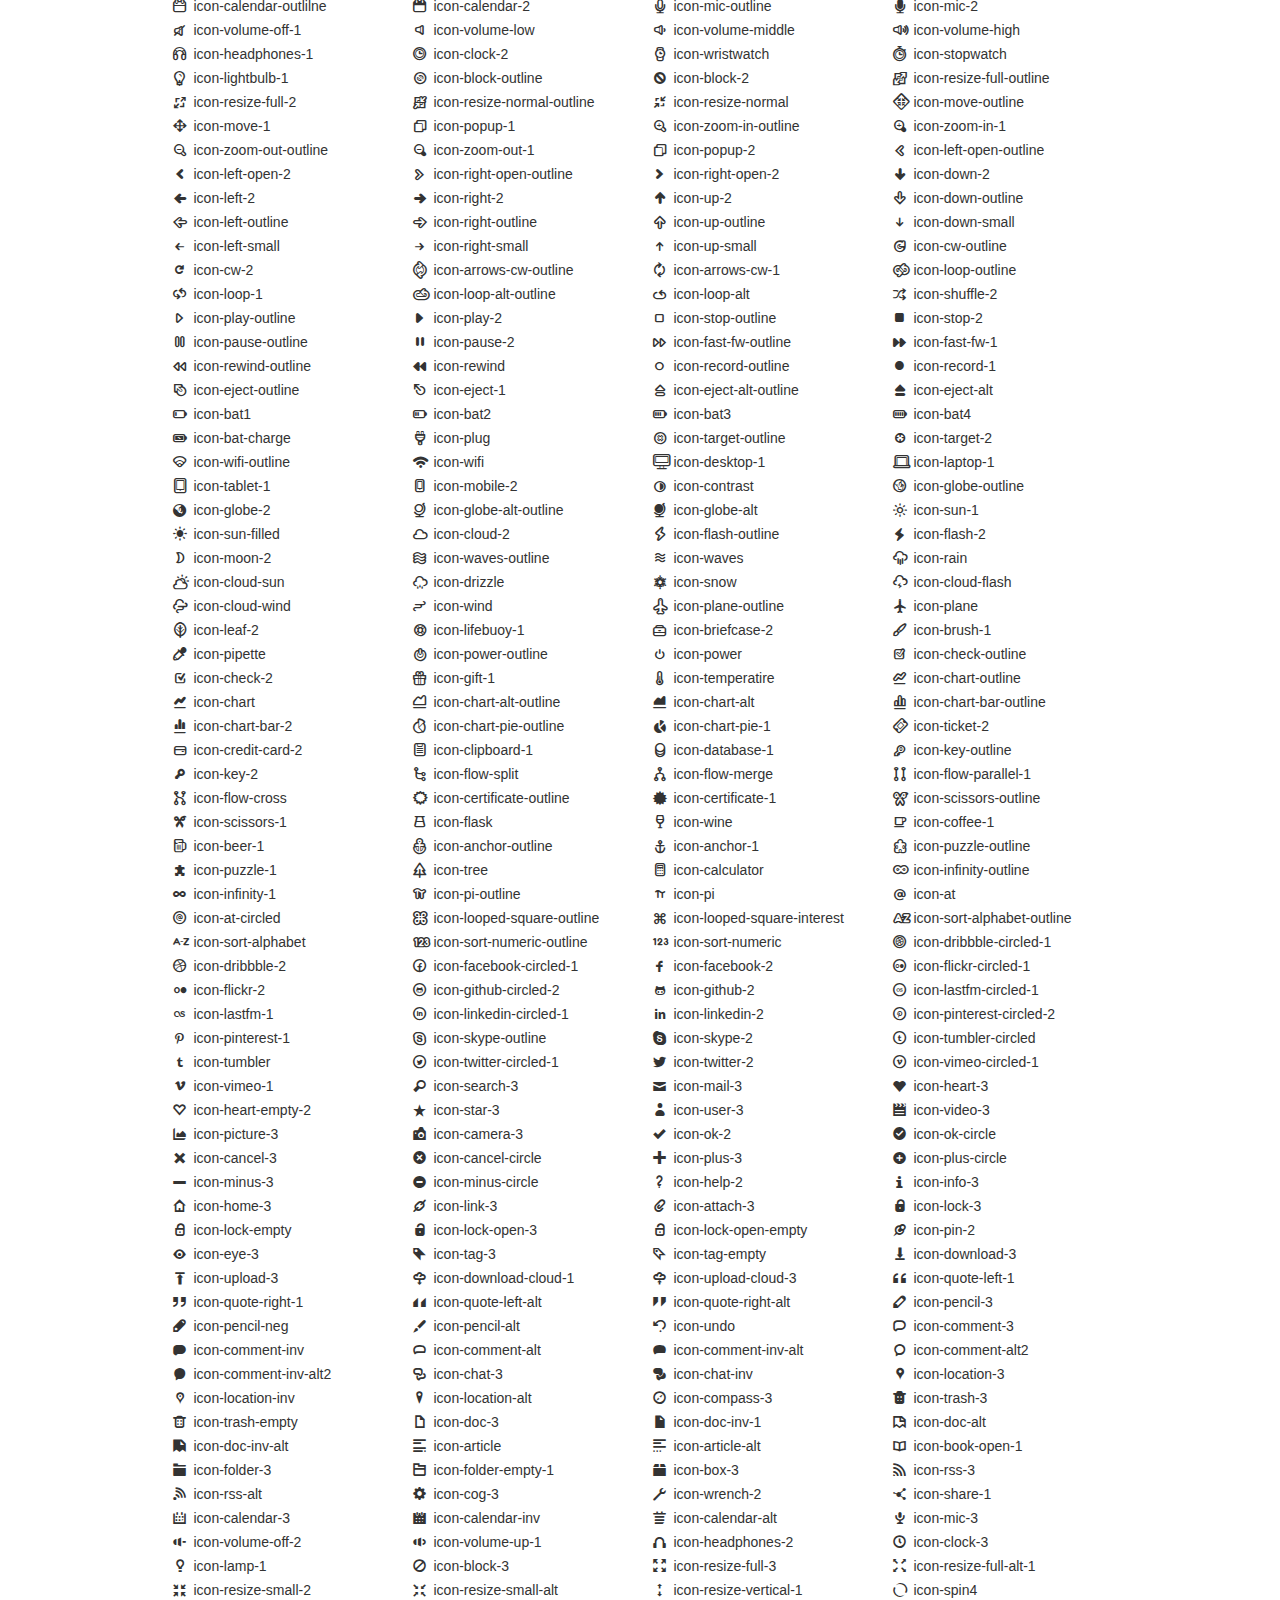
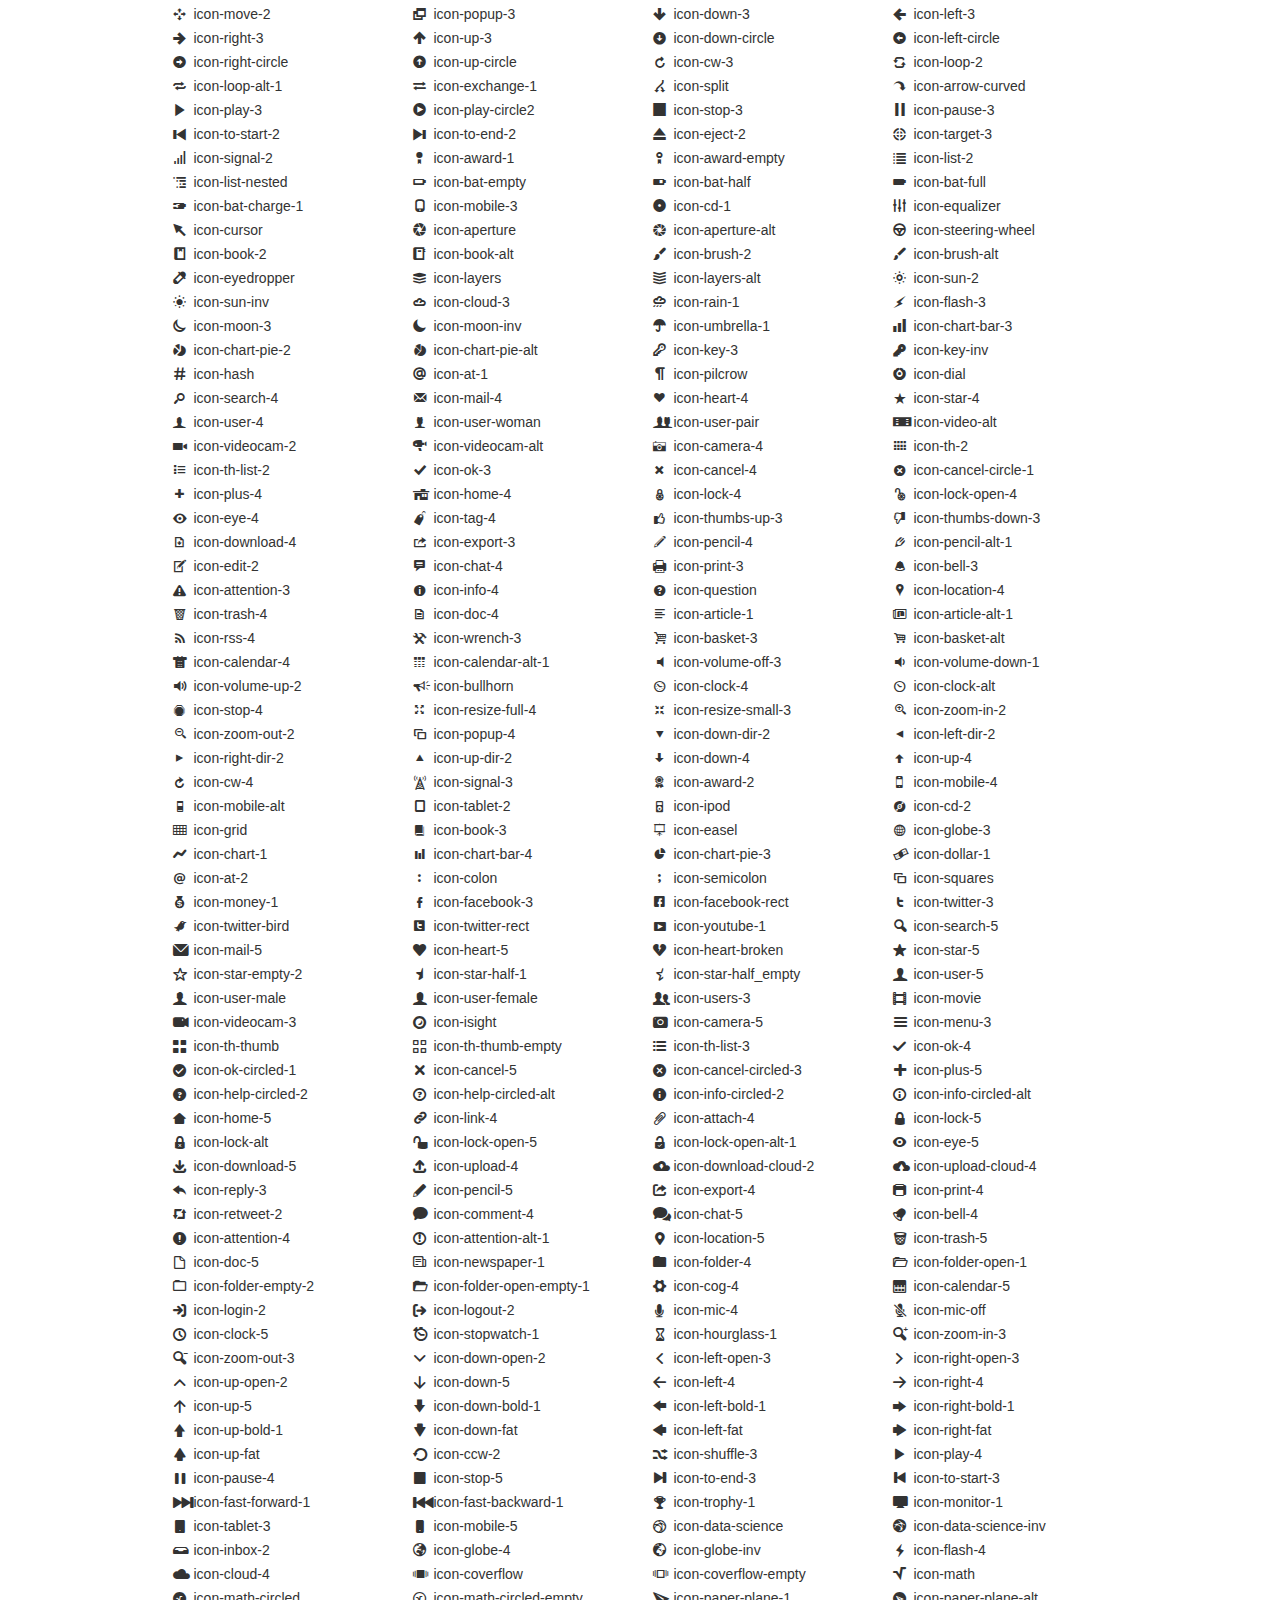
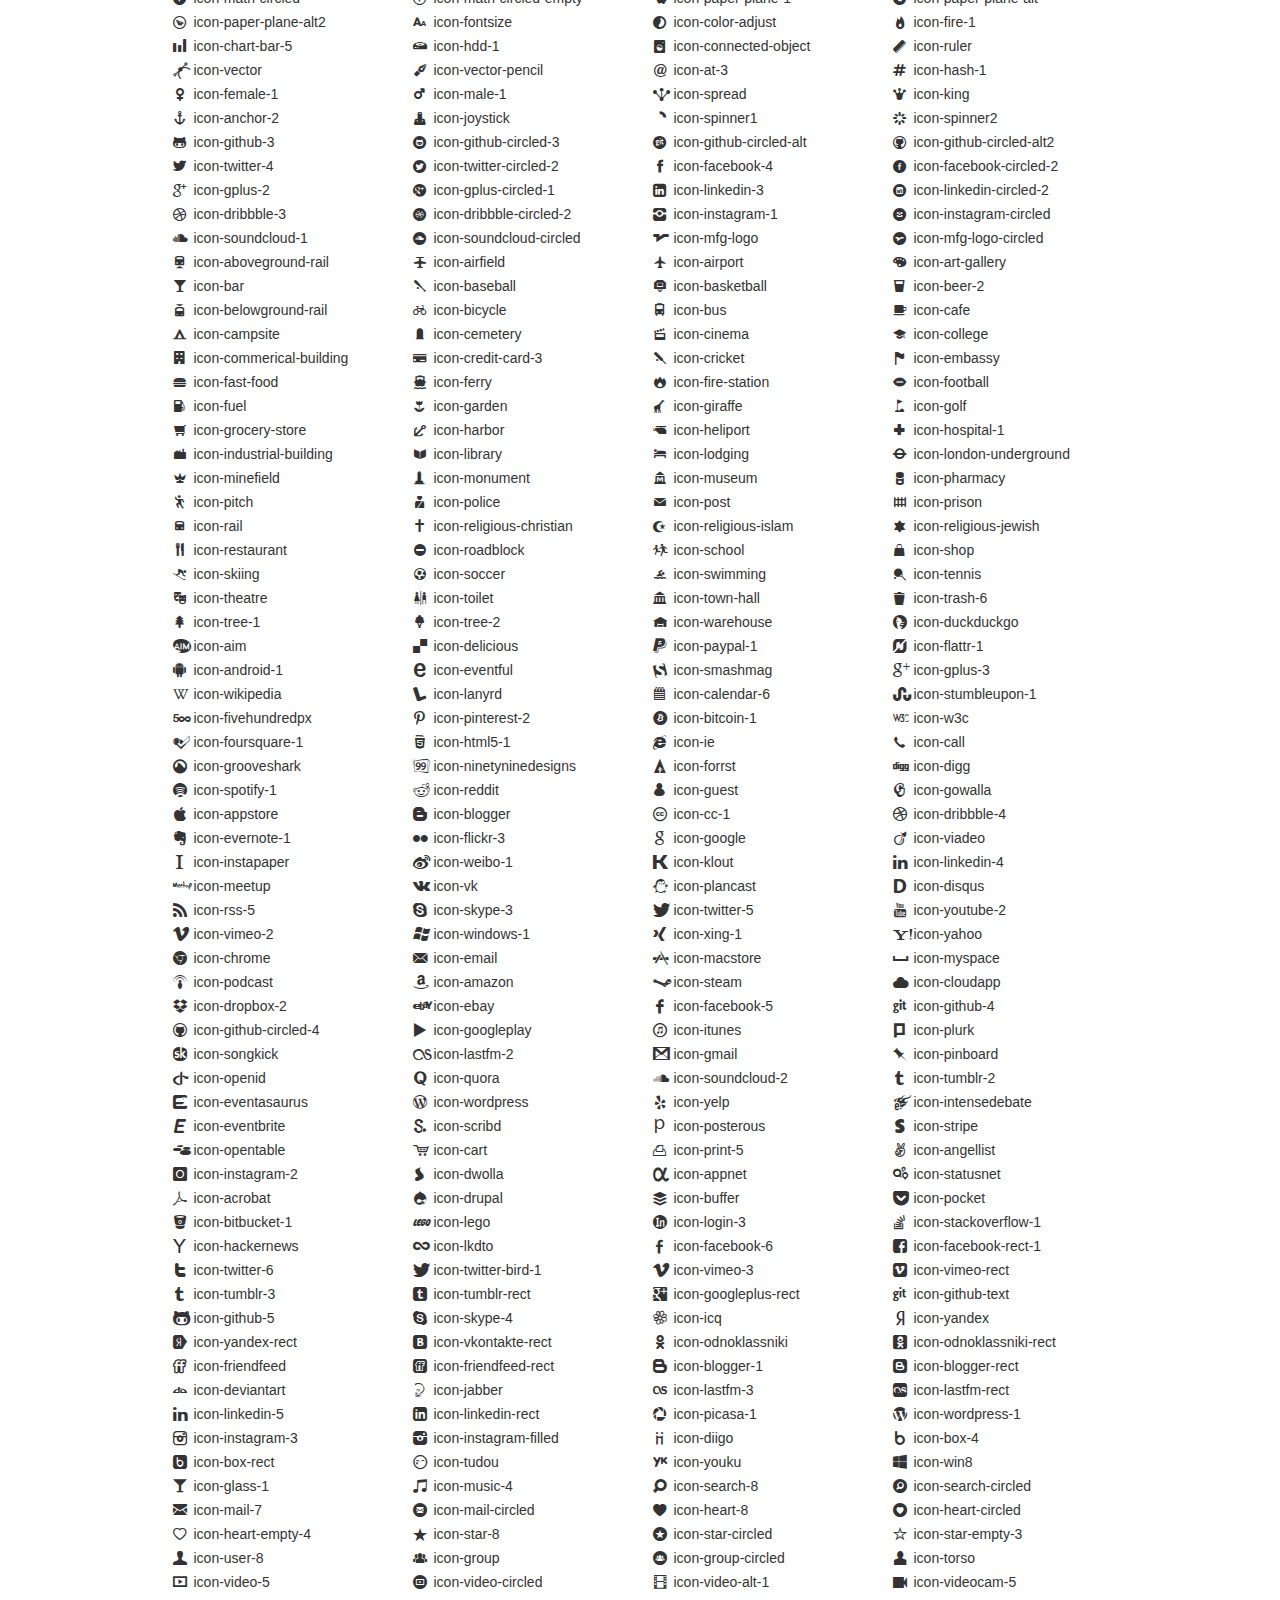
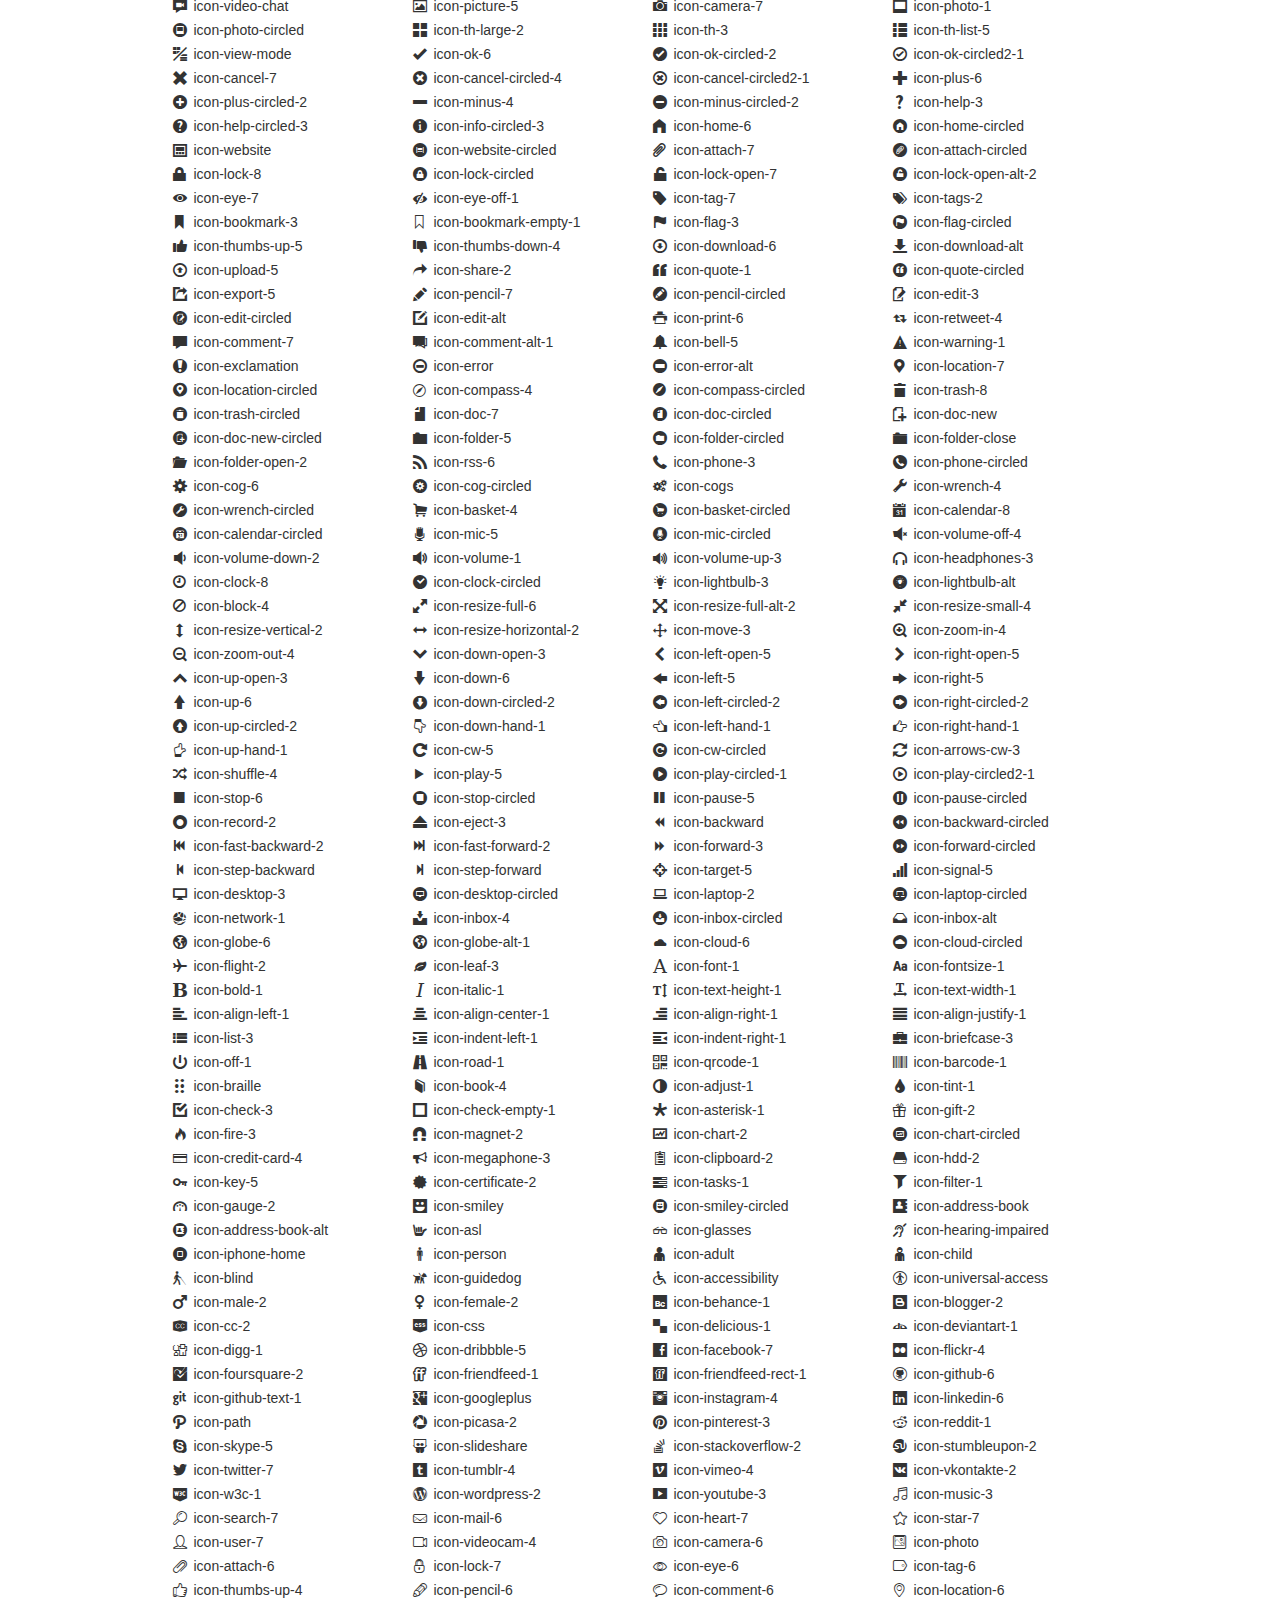
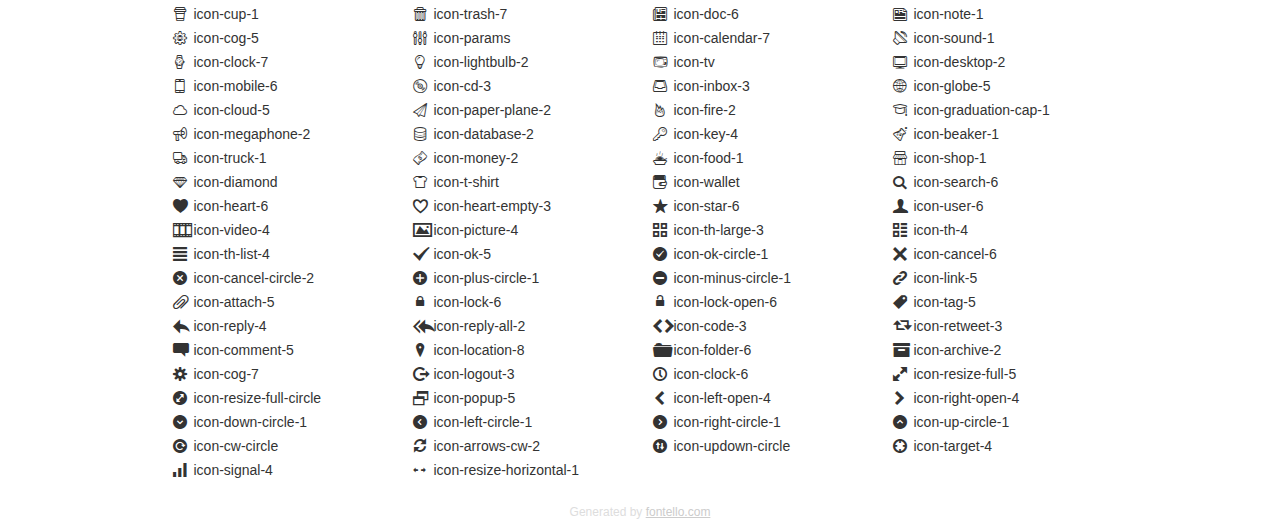
<file: css/icon_fonts/demo_icon_set_1.html>
<!DOCTYPE html>
<html>
  <head>
    <!--[if lt IE 9]>
    <script src="http://html5shim.googlecode.com/svn/trunk/html5.js"></script>
    <![endif]-->
    <meta charset="UTF-8">
	<style type="text/css">/*
	 * Bootstrap v2.2.1
	 *
	 * Copyright 2012 Twitter, Inc
	 * Licensed under the Apache License v2.0
	 * http://www.apache.org/licenses/LICENSE-2.0
	 *
	 * Designed and built with all the love in the world @twitter by @mdo and @fat.
	 */
	.clearfix {
	  *zoom: 1;
	}
	.clearfix:before,
	.clearfix:after {
	  display: table;
	  content: "";
	  line-height: 0;
	}
	.clearfix:after {
	  clear: both;
	}
	html {
	  font-size: 100%;
	  -webkit-text-size-adjust: 100%;
	  -ms-text-size-adjust: 100%;
	}
	a:focus {
	  outline: thin dotted #333;
	  outline: 5px auto -webkit-focus-ring-color;
	  outline-offset: -2px;
	}
	a:hover,
	a:active {
	  outline: 0;
	}
	button,
	input,
	select,
	textarea {
	  margin: 0;
	  font-size: 100%;
	  vertical-align: middle;
	}
	button,
	input {
	  *overflow: visible;
	  line-height: normal;
	}
	button::-moz-focus-inner,
	input::-moz-focus-inner {
	  padding: 0;
	  border: 0;
	}
	body {
	  margin: 0;
	  font-family: "Helvetica Neue", Helvetica, Arial, sans-serif;
	  font-size: 14px;
	  line-height: 20px;
	  color: #333;
	  background-color: #fff;
	}
	a {
	  color: #08c;
	  text-decoration: none;
	}
	a:hover {
	  color: #005580;
	  text-decoration: underline;
	}
	.row {
	  margin-left: -20px;
	  *zoom: 1;
	}
	.row:before,
	.row:after {
	  display: table;
	  content: "";
	  line-height: 0;
	}
	.row:after {
	  clear: both;
	}
	[class*="span"] {
	  float: left;
	  min-height: 1px;
	  margin-left: 20px;
	}
	.container,
	.navbar-static-top .container,
	.navbar-fixed-top .container,
	.navbar-fixed-bottom .container {
	  width: 940px;
	}
	.span12 {
	  width: 940px;
	}
	.span11 {
	  width: 860px;
	}
	.span10 {
	  width: 780px;
	}
	.span9 {
	  width: 700px;
	}
	.span8 {
	  width: 620px;
	}
	.span7 {
	  width: 540px;
	}
	.span6 {
	  width: 460px;
	}
	.span5 {
	  width: 380px;
	}
	.span4 {
	  width: 300px;
	}
	.span3 {
	  width: 220px;
	}
	.span2 {
	  width: 140px;
	}
	.span1 {
	  width: 60px;
	}
	[class*="span"].pull-right,
	.row-fluid [class*="span"].pull-right {
	  float: right;
	}
	.container {
	  margin-right: auto;
	  margin-left: auto;
	  *zoom: 1;
	}
	.container:before,
	.container:after {
	  display: table;
	  content: "";
	  line-height: 0;
	}
	.container:after {
	  clear: both;
	}
	p {
	  margin: 0 0 10px;
	}
	.lead {
	  margin-bottom: 20px;
	  font-size: 21px;
	  font-weight: 200;
	  line-height: 30px;
	}
	small {
	  font-size: 85%;
	}
	h1 {
	  margin: 10px 0;
	  font-family: inherit;
	  font-weight: bold;
	  line-height: 20px;
	  color: inherit;
	  text-rendering: optimizelegibility;
	}
	h1 small {
	  font-weight: normal;
	  line-height: 1;
	  color: #999;
	}
	h1 {
	  line-height: 40px;
	}
	h1 {
	  font-size: 38.5px;
	}
	h1 small {
	  font-size: 24.5px;
	}
	body {
	  margin-top: 90px;
	}
	.header {
	  position: fixed;
	  top: 0;
	  left: 50%;
	  margin-left: -480px;
	  background-color: #fff;
	  border-bottom: 1px solid #ddd;
	  padding-top: 10px;
	  z-index: 10;
	}
	.footer {
	  color: #ddd;
	  font-size: 12px;
	  text-align: center;
	  margin-top: 20px;
	}
	.footer a {
	  color: #ccc;
	  text-decoration: underline;
	}
	.the-icons {
	  font-size: 14px;
	  line-height: 24px;
	}
	.switch {
	  position: absolute;
	  right: 0;
	  bottom: 10px;
	  color: #666;
	}
	.switch input {
	  margin-right: 0.3em;
	}
	.codesOn .i-name {
	  display: none;
	}
	.codesOn .i-code {
	  display: inline;
	}
	.i-code {
	  display: none;
	}
	</style>
    <link rel="stylesheet" href="css/icon_set_1.css">
    <!--[if IE 7]>
    <link rel="stylesheet" href="css/fontello-ie7.css">
    <![endif]-->
    <script>
      function toggleCodes(on) {
        var obj = document.getElementById('icons');
        
        if (on) {
          obj.className += ' codesOn';
        } else {
          obj.className = obj.className.replace(' codesOn', '');
        }
      }
      
    </script>
  </head>
  <body>
    <div class="container header">
      <h1>
        icon_set_1
         <small>font demo</small>
      </h1>
      <label class="switch">
        <input type="checkbox" onclick="toggleCodes(this.checked)">show codes
      </label>
    </div>
    <div id="icons" class="container">
      <div class="row">
        <div title="Code: 0xe800" class="the-icons span3"><i class="icon-spin3 animate-spin"></i> <span class="i-name">icon-spin3</span><span class="i-code">0xe800</span></div>
        <div title="Code: 0xef87" class="the-icons span3"><i class="icon-youtube-4"></i> <span class="i-name">icon-youtube-4</span><span class="i-code">0xef87</span></div>
        <div title="Code: 0xe802" class="the-icons span3"><i class="icon-spin5 animate-spin"></i> <span class="i-name">icon-spin5</span><span class="i-code">0xe802</span></div>
        <div title="Code: 0xe803" class="the-icons span3"><i class="icon-spin6 animate-spin"></i> <span class="i-name">icon-spin6</span><span class="i-code">0xe803</span></div>
      </div>
      <div class="row">
        <div title="Code: 0xe804" class="the-icons span3"><i class="icon-glass"></i> <span class="i-name">icon-glass</span><span class="i-code">0xe804</span></div>
        <div title="Code: 0xe805" class="the-icons span3"><i class="icon-music"></i> <span class="i-name">icon-music</span><span class="i-code">0xe805</span></div>
        <div title="Code: 0xe806" class="the-icons span3"><i class="icon-search"></i> <span class="i-name">icon-search</span><span class="i-code">0xe806</span></div>
        <div title="Code: 0xe807" class="the-icons span3"><i class="icon-mail"></i> <span class="i-name">icon-mail</span><span class="i-code">0xe807</span></div>
      </div>
      <div class="row">
        <div title="Code: 0xe808" class="the-icons span3"><i class="icon-mail-alt"></i> <span class="i-name">icon-mail-alt</span><span class="i-code">0xe808</span></div>
        <div title="Code: 0xe809" class="the-icons span3"><i class="icon-heart"></i> <span class="i-name">icon-heart</span><span class="i-code">0xe809</span></div>
        <div title="Code: 0xe80a" class="the-icons span3"><i class="icon-heart-empty"></i> <span class="i-name">icon-heart-empty</span><span class="i-code">0xe80a</span></div>
        <div title="Code: 0xe80b" class="the-icons span3"><i class="icon-star"></i> <span class="i-name">icon-star</span><span class="i-code">0xe80b</span></div>
      </div>
      <div class="row">
        <div title="Code: 0xe80c" class="the-icons span3"><i class="icon-star-empty"></i> <span class="i-name">icon-star-empty</span><span class="i-code">0xe80c</span></div>
        <div title="Code: 0xe80d" class="the-icons span3"><i class="icon-star-half"></i> <span class="i-name">icon-star-half</span><span class="i-code">0xe80d</span></div>
        <div title="Code: 0xe80e" class="the-icons span3"><i class="icon-star-half-alt"></i> <span class="i-name">icon-star-half-alt</span><span class="i-code">0xe80e</span></div>
        <div title="Code: 0xe80f" class="the-icons span3"><i class="icon-user"></i> <span class="i-name">icon-user</span><span class="i-code">0xe80f</span></div>
      </div>
      <div class="row">
        <div title="Code: 0xe827" class="the-icons span3"><i class="icon-users"></i> <span class="i-name">icon-users</span><span class="i-code">0xe827</span></div>
        <div title="Code: 0xe810" class="the-icons span3"><i class="icon-male"></i> <span class="i-name">icon-male</span><span class="i-code">0xe810</span></div>
        <div title="Code: 0xe811" class="the-icons span3"><i class="icon-female"></i> <span class="i-name">icon-female</span><span class="i-code">0xe811</span></div>
        <div title="Code: 0xe812" class="the-icons span3"><i class="icon-video"></i> <span class="i-name">icon-video</span><span class="i-code">0xe812</span></div>
      </div>
      <div class="row">
        <div title="Code: 0xe813" class="the-icons span3"><i class="icon-videocam"></i> <span class="i-name">icon-videocam</span><span class="i-code">0xe813</span></div>
        <div title="Code: 0xe814" class="the-icons span3"><i class="icon-picture"></i> <span class="i-name">icon-picture</span><span class="i-code">0xe814</span></div>
        <div title="Code: 0xe815" class="the-icons span3"><i class="icon-camera"></i> <span class="i-name">icon-camera</span><span class="i-code">0xe815</span></div>
        <div title="Code: 0xe816" class="the-icons span3"><i class="icon-camera-alt"></i> <span class="i-name">icon-camera-alt</span><span class="i-code">0xe816</span></div>
      </div>
      <div class="row">
        <div title="Code: 0xe817" class="the-icons span3"><i class="icon-th-large"></i> <span class="i-name">icon-th-large</span><span class="i-code">0xe817</span></div>
        <div title="Code: 0xe818" class="the-icons span3"><i class="icon-th"></i> <span class="i-name">icon-th</span><span class="i-code">0xe818</span></div>
        <div title="Code: 0xe819" class="the-icons span3"><i class="icon-th-list"></i> <span class="i-name">icon-th-list</span><span class="i-code">0xe819</span></div>
        <div title="Code: 0xe81a" class="the-icons span3"><i class="icon-ok"></i> <span class="i-name">icon-ok</span><span class="i-code">0xe81a</span></div>
      </div>
      <div class="row">
        <div title="Code: 0xe81b" class="the-icons span3"><i class="icon-ok-circled"></i> <span class="i-name">icon-ok-circled</span><span class="i-code">0xe81b</span></div>
        <div title="Code: 0xe81c" class="the-icons span3"><i class="icon-ok-circled2"></i> <span class="i-name">icon-ok-circled2</span><span class="i-code">0xe81c</span></div>
        <div title="Code: 0xe81d" class="the-icons span3"><i class="icon-ok-squared"></i> <span class="i-name">icon-ok-squared</span><span class="i-code">0xe81d</span></div>
        <div title="Code: 0xe81e" class="the-icons span3"><i class="icon-cancel"></i> <span class="i-name">icon-cancel</span><span class="i-code">0xe81e</span></div>
      </div>
      <div class="row">
        <div title="Code: 0xe81f" class="the-icons span3"><i class="icon-cancel-circled"></i> <span class="i-name">icon-cancel-circled</span><span class="i-code">0xe81f</span></div>
        <div title="Code: 0xe820" class="the-icons span3"><i class="icon-cancel-circled2"></i> <span class="i-name">icon-cancel-circled2</span><span class="i-code">0xe820</span></div>
        <div title="Code: 0xe821" class="the-icons span3"><i class="icon-plus"></i> <span class="i-name">icon-plus</span><span class="i-code">0xe821</span></div>
        <div title="Code: 0xe822" class="the-icons span3"><i class="icon-plus-circled"></i> <span class="i-name">icon-plus-circled</span><span class="i-code">0xe822</span></div>
      </div>
      <div class="row">
        <div title="Code: 0xe823" class="the-icons span3"><i class="icon-plus-squared"></i> <span class="i-name">icon-plus-squared</span><span class="i-code">0xe823</span></div>
        <div title="Code: 0xe824" class="the-icons span3"><i class="icon-plus-squared-small"></i> <span class="i-name">icon-plus-squared-small</span><span class="i-code">0xe824</span></div>
        <div title="Code: 0xe825" class="the-icons span3"><i class="icon-minus"></i> <span class="i-name">icon-minus</span><span class="i-code">0xe825</span></div>
        <div title="Code: 0xe826" class="the-icons span3"><i class="icon-minus-circled"></i> <span class="i-name">icon-minus-circled</span><span class="i-code">0xe826</span></div>
      </div>
      <div class="row">
        <div title="Code: 0xe828" class="the-icons span3"><i class="icon-minus-squared"></i> <span class="i-name">icon-minus-squared</span><span class="i-code">0xe828</span></div>
        <div title="Code: 0xe829" class="the-icons span3"><i class="icon-minus-squared-alt"></i> <span class="i-name">icon-minus-squared-alt</span><span class="i-code">0xe829</span></div>
        <div title="Code: 0xe82a" class="the-icons span3"><i class="icon-minus-squared-small"></i> <span class="i-name">icon-minus-squared-small</span><span class="i-code">0xe82a</span></div>
        <div title="Code: 0xe82b" class="the-icons span3"><i class="icon-help"></i> <span class="i-name">icon-help</span><span class="i-code">0xe82b</span></div>
      </div>
      <div class="row">
        <div title="Code: 0xe82c" class="the-icons span3"><i class="icon-help-circled"></i> <span class="i-name">icon-help-circled</span><span class="i-code">0xe82c</span></div>
        <div title="Code: 0xe82d" class="the-icons span3"><i class="icon-info-circled"></i> <span class="i-name">icon-info-circled</span><span class="i-code">0xe82d</span></div>
        <div title="Code: 0xe82e" class="the-icons span3"><i class="icon-info"></i> <span class="i-name">icon-info</span><span class="i-code">0xe82e</span></div>
        <div title="Code: 0xe82f" class="the-icons span3"><i class="icon-home"></i> <span class="i-name">icon-home</span><span class="i-code">0xe82f</span></div>
      </div>
      <div class="row">
        <div title="Code: 0xe830" class="the-icons span3"><i class="icon-link"></i> <span class="i-name">icon-link</span><span class="i-code">0xe830</span></div>
        <div title="Code: 0xe831" class="the-icons span3"><i class="icon-unlink"></i> <span class="i-name">icon-unlink</span><span class="i-code">0xe831</span></div>
        <div title="Code: 0xe832" class="the-icons span3"><i class="icon-link-ext"></i> <span class="i-name">icon-link-ext</span><span class="i-code">0xe832</span></div>
        <div title="Code: 0xe833" class="the-icons span3"><i class="icon-link-ext-alt"></i> <span class="i-name">icon-link-ext-alt</span><span class="i-code">0xe833</span></div>
      </div>
      <div class="row">
        <div title="Code: 0xe834" class="the-icons span3"><i class="icon-attach"></i> <span class="i-name">icon-attach</span><span class="i-code">0xe834</span></div>
        <div title="Code: 0xe835" class="the-icons span3"><i class="icon-lock"></i> <span class="i-name">icon-lock</span><span class="i-code">0xe835</span></div>
        <div title="Code: 0xe836" class="the-icons span3"><i class="icon-lock-open"></i> <span class="i-name">icon-lock-open</span><span class="i-code">0xe836</span></div>
        <div title="Code: 0xe837" class="the-icons span3"><i class="icon-lock-open-alt"></i> <span class="i-name">icon-lock-open-alt</span><span class="i-code">0xe837</span></div>
      </div>
      <div class="row">
        <div title="Code: 0xe838" class="the-icons span3"><i class="icon-pin"></i> <span class="i-name">icon-pin</span><span class="i-code">0xe838</span></div>
        <div title="Code: 0xe839" class="the-icons span3"><i class="icon-eye"></i> <span class="i-name">icon-eye</span><span class="i-code">0xe839</span></div>
        <div title="Code: 0xe83a" class="the-icons span3"><i class="icon-eye-off"></i> <span class="i-name">icon-eye-off</span><span class="i-code">0xe83a</span></div>
        <div title="Code: 0xe83b" class="the-icons span3"><i class="icon-tag"></i> <span class="i-name">icon-tag</span><span class="i-code">0xe83b</span></div>
      </div>
      <div class="row">
        <div title="Code: 0xe83c" class="the-icons span3"><i class="icon-tags"></i> <span class="i-name">icon-tags</span><span class="i-code">0xe83c</span></div>
        <div title="Code: 0xe83d" class="the-icons span3"><i class="icon-bookmark"></i> <span class="i-name">icon-bookmark</span><span class="i-code">0xe83d</span></div>
        <div title="Code: 0xe83e" class="the-icons span3"><i class="icon-bookmark-empty"></i> <span class="i-name">icon-bookmark-empty</span><span class="i-code">0xe83e</span></div>
        <div title="Code: 0xe83f" class="the-icons span3"><i class="icon-flag"></i> <span class="i-name">icon-flag</span><span class="i-code">0xe83f</span></div>
      </div>
      <div class="row">
        <div title="Code: 0xe840" class="the-icons span3"><i class="icon-flag-empty"></i> <span class="i-name">icon-flag-empty</span><span class="i-code">0xe840</span></div>
        <div title="Code: 0xe841" class="the-icons span3"><i class="icon-flag-checkered"></i> <span class="i-name">icon-flag-checkered</span><span class="i-code">0xe841</span></div>
        <div title="Code: 0xe842" class="the-icons span3"><i class="icon-thumbs-up"></i> <span class="i-name">icon-thumbs-up</span><span class="i-code">0xe842</span></div>
        <div title="Code: 0xe843" class="the-icons span3"><i class="icon-thumbs-down"></i> <span class="i-name">icon-thumbs-down</span><span class="i-code">0xe843</span></div>
      </div>
      <div class="row">
        <div title="Code: 0xe844" class="the-icons span3"><i class="icon-thumbs-up-alt"></i> <span class="i-name">icon-thumbs-up-alt</span><span class="i-code">0xe844</span></div>
        <div title="Code: 0xe845" class="the-icons span3"><i class="icon-thumbs-down-alt"></i> <span class="i-name">icon-thumbs-down-alt</span><span class="i-code">0xe845</span></div>
        <div title="Code: 0xe846" class="the-icons span3"><i class="icon-download"></i> <span class="i-name">icon-download</span><span class="i-code">0xe846</span></div>
        <div title="Code: 0xe847" class="the-icons span3"><i class="icon-upload"></i> <span class="i-name">icon-upload</span><span class="i-code">0xe847</span></div>
      </div>
      <div class="row">
        <div title="Code: 0xe848" class="the-icons span3"><i class="icon-download-cloud"></i> <span class="i-name">icon-download-cloud</span><span class="i-code">0xe848</span></div>
        <div title="Code: 0xe849" class="the-icons span3"><i class="icon-upload-cloud"></i> <span class="i-name">icon-upload-cloud</span><span class="i-code">0xe849</span></div>
        <div title="Code: 0xe84a" class="the-icons span3"><i class="icon-reply"></i> <span class="i-name">icon-reply</span><span class="i-code">0xe84a</span></div>
        <div title="Code: 0xe84b" class="the-icons span3"><i class="icon-reply-all"></i> <span class="i-name">icon-reply-all</span><span class="i-code">0xe84b</span></div>
      </div>
      <div class="row">
        <div title="Code: 0xe84c" class="the-icons span3"><i class="icon-forward"></i> <span class="i-name">icon-forward</span><span class="i-code">0xe84c</span></div>
        <div title="Code: 0xe84d" class="the-icons span3"><i class="icon-quote-left"></i> <span class="i-name">icon-quote-left</span><span class="i-code">0xe84d</span></div>
        <div title="Code: 0xe84e" class="the-icons span3"><i class="icon-quote-right"></i> <span class="i-name">icon-quote-right</span><span class="i-code">0xe84e</span></div>
        <div title="Code: 0xe84f" class="the-icons span3"><i class="icon-code"></i> <span class="i-name">icon-code</span><span class="i-code">0xe84f</span></div>
      </div>
      <div class="row">
        <div title="Code: 0xe850" class="the-icons span3"><i class="icon-export"></i> <span class="i-name">icon-export</span><span class="i-code">0xe850</span></div>
        <div title="Code: 0xe851" class="the-icons span3"><i class="icon-export-alt"></i> <span class="i-name">icon-export-alt</span><span class="i-code">0xe851</span></div>
        <div title="Code: 0xe852" class="the-icons span3"><i class="icon-pencil"></i> <span class="i-name">icon-pencil</span><span class="i-code">0xe852</span></div>
        <div title="Code: 0xe853" class="the-icons span3"><i class="icon-pencil-squared"></i> <span class="i-name">icon-pencil-squared</span><span class="i-code">0xe853</span></div>
      </div>
      <div class="row">
        <div title="Code: 0xe854" class="the-icons span3"><i class="icon-edit"></i> <span class="i-name">icon-edit</span><span class="i-code">0xe854</span></div>
        <div title="Code: 0xe855" class="the-icons span3"><i class="icon-print"></i> <span class="i-name">icon-print</span><span class="i-code">0xe855</span></div>
        <div title="Code: 0xe856" class="the-icons span3"><i class="icon-retweet"></i> <span class="i-name">icon-retweet</span><span class="i-code">0xe856</span></div>
        <div title="Code: 0xe857" class="the-icons span3"><i class="icon-keyboard"></i> <span class="i-name">icon-keyboard</span><span class="i-code">0xe857</span></div>
      </div>
      <div class="row">
        <div title="Code: 0xe858" class="the-icons span3"><i class="icon-gamepad"></i> <span class="i-name">icon-gamepad</span><span class="i-code">0xe858</span></div>
        <div title="Code: 0xe859" class="the-icons span3"><i class="icon-comment"></i> <span class="i-name">icon-comment</span><span class="i-code">0xe859</span></div>
        <div title="Code: 0xe85a" class="the-icons span3"><i class="icon-chat"></i> <span class="i-name">icon-chat</span><span class="i-code">0xe85a</span></div>
        <div title="Code: 0xe85b" class="the-icons span3"><i class="icon-comment-empty"></i> <span class="i-name">icon-comment-empty</span><span class="i-code">0xe85b</span></div>
      </div>
      <div class="row">
        <div title="Code: 0xe85c" class="the-icons span3"><i class="icon-chat-empty"></i> <span class="i-name">icon-chat-empty</span><span class="i-code">0xe85c</span></div>
        <div title="Code: 0xe85d" class="the-icons span3"><i class="icon-bell"></i> <span class="i-name">icon-bell</span><span class="i-code">0xe85d</span></div>
        <div title="Code: 0xe85e" class="the-icons span3"><i class="icon-bell-alt"></i> <span class="i-name">icon-bell-alt</span><span class="i-code">0xe85e</span></div>
        <div title="Code: 0xe85f" class="the-icons span3"><i class="icon-attention-alt"></i> <span class="i-name">icon-attention-alt</span><span class="i-code">0xe85f</span></div>
      </div>
      <div class="row">
        <div title="Code: 0xe860" class="the-icons span3"><i class="icon-attention"></i> <span class="i-name">icon-attention</span><span class="i-code">0xe860</span></div>
        <div title="Code: 0xe861" class="the-icons span3"><i class="icon-attention-circled"></i> <span class="i-name">icon-attention-circled</span><span class="i-code">0xe861</span></div>
        <div title="Code: 0xe862" class="the-icons span3"><i class="icon-location"></i> <span class="i-name">icon-location</span><span class="i-code">0xe862</span></div>
        <div title="Code: 0xe863" class="the-icons span3"><i class="icon-direction"></i> <span class="i-name">icon-direction</span><span class="i-code">0xe863</span></div>
      </div>
      <div class="row">
        <div title="Code: 0xe864" class="the-icons span3"><i class="icon-compass"></i> <span class="i-name">icon-compass</span><span class="i-code">0xe864</span></div>
        <div title="Code: 0xe865" class="the-icons span3"><i class="icon-trash"></i> <span class="i-name">icon-trash</span><span class="i-code">0xe865</span></div>
        <div title="Code: 0xe866" class="the-icons span3"><i class="icon-doc"></i> <span class="i-name">icon-doc</span><span class="i-code">0xe866</span></div>
        <div title="Code: 0xe867" class="the-icons span3"><i class="icon-docs"></i> <span class="i-name">icon-docs</span><span class="i-code">0xe867</span></div>
      </div>
      <div class="row">
        <div title="Code: 0xe868" class="the-icons span3"><i class="icon-doc-text"></i> <span class="i-name">icon-doc-text</span><span class="i-code">0xe868</span></div>
        <div title="Code: 0xe869" class="the-icons span3"><i class="icon-doc-inv"></i> <span class="i-name">icon-doc-inv</span><span class="i-code">0xe869</span></div>
        <div title="Code: 0xe86a" class="the-icons span3"><i class="icon-doc-text-inv"></i> <span class="i-name">icon-doc-text-inv</span><span class="i-code">0xe86a</span></div>
        <div title="Code: 0xe86b" class="the-icons span3"><i class="icon-folder"></i> <span class="i-name">icon-folder</span><span class="i-code">0xe86b</span></div>
      </div>
      <div class="row">
        <div title="Code: 0xe86c" class="the-icons span3"><i class="icon-folder-open"></i> <span class="i-name">icon-folder-open</span><span class="i-code">0xe86c</span></div>
        <div title="Code: 0xe86d" class="the-icons span3"><i class="icon-folder-empty"></i> <span class="i-name">icon-folder-empty</span><span class="i-code">0xe86d</span></div>
        <div title="Code: 0xe86e" class="the-icons span3"><i class="icon-folder-open-empty"></i> <span class="i-name">icon-folder-open-empty</span><span class="i-code">0xe86e</span></div>
        <div title="Code: 0xe86f" class="the-icons span3"><i class="icon-box"></i> <span class="i-name">icon-box</span><span class="i-code">0xe86f</span></div>
      </div>
      <div class="row">
        <div title="Code: 0xe870" class="the-icons span3"><i class="icon-rss"></i> <span class="i-name">icon-rss</span><span class="i-code">0xe870</span></div>
        <div title="Code: 0xe871" class="the-icons span3"><i class="icon-rss-squared"></i> <span class="i-name">icon-rss-squared</span><span class="i-code">0xe871</span></div>
        <div title="Code: 0xe872" class="the-icons span3"><i class="icon-phone"></i> <span class="i-name">icon-phone</span><span class="i-code">0xe872</span></div>
        <div title="Code: 0xe873" class="the-icons span3"><i class="icon-phone-squared"></i> <span class="i-name">icon-phone-squared</span><span class="i-code">0xe873</span></div>
      </div>
      <div class="row">
        <div title="Code: 0xe874" class="the-icons span3"><i class="icon-menu"></i> <span class="i-name">icon-menu</span><span class="i-code">0xe874</span></div>
        <div title="Code: 0xe875" class="the-icons span3"><i class="icon-cog"></i> <span class="i-name">icon-cog</span><span class="i-code">0xe875</span></div>
        <div title="Code: 0xe876" class="the-icons span3"><i class="icon-cog-alt"></i> <span class="i-name">icon-cog-alt</span><span class="i-code">0xe876</span></div>
        <div title="Code: 0xe877" class="the-icons span3"><i class="icon-wrench"></i> <span class="i-name">icon-wrench</span><span class="i-code">0xe877</span></div>
      </div>
      <div class="row">
        <div title="Code: 0xe878" class="the-icons span3"><i class="icon-basket"></i> <span class="i-name">icon-basket</span><span class="i-code">0xe878</span></div>
        <div title="Code: 0xe879" class="the-icons span3"><i class="icon-calendar"></i> <span class="i-name">icon-calendar</span><span class="i-code">0xe879</span></div>
        <div title="Code: 0xe87a" class="the-icons span3"><i class="icon-calendar-empty"></i> <span class="i-name">icon-calendar-empty</span><span class="i-code">0xe87a</span></div>
        <div title="Code: 0xe87b" class="the-icons span3"><i class="icon-login"></i> <span class="i-name">icon-login</span><span class="i-code">0xe87b</span></div>
      </div>
      <div class="row">
        <div title="Code: 0xe87c" class="the-icons span3"><i class="icon-logout"></i> <span class="i-name">icon-logout</span><span class="i-code">0xe87c</span></div>
        <div title="Code: 0xe87d" class="the-icons span3"><i class="icon-mic"></i> <span class="i-name">icon-mic</span><span class="i-code">0xe87d</span></div>
        <div title="Code: 0xe87e" class="the-icons span3"><i class="icon-mute"></i> <span class="i-name">icon-mute</span><span class="i-code">0xe87e</span></div>
        <div title="Code: 0xe87f" class="the-icons span3"><i class="icon-volume-off"></i> <span class="i-name">icon-volume-off</span><span class="i-code">0xe87f</span></div>
      </div>
      <div class="row">
        <div title="Code: 0xe880" class="the-icons span3"><i class="icon-volume-down"></i> <span class="i-name">icon-volume-down</span><span class="i-code">0xe880</span></div>
        <div title="Code: 0xe881" class="the-icons span3"><i class="icon-volume-up"></i> <span class="i-name">icon-volume-up</span><span class="i-code">0xe881</span></div>
        <div title="Code: 0xe882" class="the-icons span3"><i class="icon-headphones"></i> <span class="i-name">icon-headphones</span><span class="i-code">0xe882</span></div>
        <div title="Code: 0xe883" class="the-icons span3"><i class="icon-clock"></i> <span class="i-name">icon-clock</span><span class="i-code">0xe883</span></div>
      </div>
      <div class="row">
        <div title="Code: 0xe884" class="the-icons span3"><i class="icon-lightbulb"></i> <span class="i-name">icon-lightbulb</span><span class="i-code">0xe884</span></div>
        <div title="Code: 0xe885" class="the-icons span3"><i class="icon-block"></i> <span class="i-name">icon-block</span><span class="i-code">0xe885</span></div>
        <div title="Code: 0xe886" class="the-icons span3"><i class="icon-resize-full"></i> <span class="i-name">icon-resize-full</span><span class="i-code">0xe886</span></div>
        <div title="Code: 0xe887" class="the-icons span3"><i class="icon-resize-full-alt"></i> <span class="i-name">icon-resize-full-alt</span><span class="i-code">0xe887</span></div>
      </div>
      <div class="row">
        <div title="Code: 0xe888" class="the-icons span3"><i class="icon-resize-small"></i> <span class="i-name">icon-resize-small</span><span class="i-code">0xe888</span></div>
        <div title="Code: 0xe889" class="the-icons span3"><i class="icon-resize-vertical"></i> <span class="i-name">icon-resize-vertical</span><span class="i-code">0xe889</span></div>
        <div title="Code: 0xe88a" class="the-icons span3"><i class="icon-resize-horizontal"></i> <span class="i-name">icon-resize-horizontal</span><span class="i-code">0xe88a</span></div>
        <div title="Code: 0xe88b" class="the-icons span3"><i class="icon-move"></i> <span class="i-name">icon-move</span><span class="i-code">0xe88b</span></div>
      </div>
      <div class="row">
        <div title="Code: 0xe88c" class="the-icons span3"><i class="icon-zoom-in"></i> <span class="i-name">icon-zoom-in</span><span class="i-code">0xe88c</span></div>
        <div title="Code: 0xe88d" class="the-icons span3"><i class="icon-zoom-out"></i> <span class="i-name">icon-zoom-out</span><span class="i-code">0xe88d</span></div>
        <div title="Code: 0xe88e" class="the-icons span3"><i class="icon-down-circled2"></i> <span class="i-name">icon-down-circled2</span><span class="i-code">0xe88e</span></div>
        <div title="Code: 0xe88f" class="the-icons span3"><i class="icon-up-circled2"></i> <span class="i-name">icon-up-circled2</span><span class="i-code">0xe88f</span></div>
      </div>
      <div class="row">
        <div title="Code: 0xe890" class="the-icons span3"><i class="icon-left-circled2"></i> <span class="i-name">icon-left-circled2</span><span class="i-code">0xe890</span></div>
        <div title="Code: 0xe891" class="the-icons span3"><i class="icon-right-circled2"></i> <span class="i-name">icon-right-circled2</span><span class="i-code">0xe891</span></div>
        <div title="Code: 0xe892" class="the-icons span3"><i class="icon-down-dir"></i> <span class="i-name">icon-down-dir</span><span class="i-code">0xe892</span></div>
        <div title="Code: 0xe893" class="the-icons span3"><i class="icon-up-dir"></i> <span class="i-name">icon-up-dir</span><span class="i-code">0xe893</span></div>
      </div>
      <div class="row">
        <div title="Code: 0xe894" class="the-icons span3"><i class="icon-left-dir"></i> <span class="i-name">icon-left-dir</span><span class="i-code">0xe894</span></div>
        <div title="Code: 0xe895" class="the-icons span3"><i class="icon-right-dir"></i> <span class="i-name">icon-right-dir</span><span class="i-code">0xe895</span></div>
        <div title="Code: 0xe896" class="the-icons span3"><i class="icon-down-open"></i> <span class="i-name">icon-down-open</span><span class="i-code">0xe896</span></div>
        <div title="Code: 0xe897" class="the-icons span3"><i class="icon-left-open"></i> <span class="i-name">icon-left-open</span><span class="i-code">0xe897</span></div>
      </div>
      <div class="row">
        <div title="Code: 0xe898" class="the-icons span3"><i class="icon-right-open"></i> <span class="i-name">icon-right-open</span><span class="i-code">0xe898</span></div>
        <div title="Code: 0xe899" class="the-icons span3"><i class="icon-up-open"></i> <span class="i-name">icon-up-open</span><span class="i-code">0xe899</span></div>
        <div title="Code: 0xe89a" class="the-icons span3"><i class="icon-angle-left"></i> <span class="i-name">icon-angle-left</span><span class="i-code">0xe89a</span></div>
        <div title="Code: 0xe89b" class="the-icons span3"><i class="icon-angle-right"></i> <span class="i-name">icon-angle-right</span><span class="i-code">0xe89b</span></div>
      </div>
      <div class="row">
        <div title="Code: 0xe89c" class="the-icons span3"><i class="icon-angle-up"></i> <span class="i-name">icon-angle-up</span><span class="i-code">0xe89c</span></div>
        <div title="Code: 0xe89d" class="the-icons span3"><i class="icon-angle-down"></i> <span class="i-name">icon-angle-down</span><span class="i-code">0xe89d</span></div>
        <div title="Code: 0xe89e" class="the-icons span3"><i class="icon-angle-circled-left"></i> <span class="i-name">icon-angle-circled-left</span><span class="i-code">0xe89e</span></div>
        <div title="Code: 0xe89f" class="the-icons span3"><i class="icon-angle-circled-right"></i> <span class="i-name">icon-angle-circled-right</span><span class="i-code">0xe89f</span></div>
      </div>
      <div class="row">
        <div title="Code: 0xe8a0" class="the-icons span3"><i class="icon-angle-circled-up"></i> <span class="i-name">icon-angle-circled-up</span><span class="i-code">0xe8a0</span></div>
        <div title="Code: 0xe8a1" class="the-icons span3"><i class="icon-angle-circled-down"></i> <span class="i-name">icon-angle-circled-down</span><span class="i-code">0xe8a1</span></div>
        <div title="Code: 0xe8a2" class="the-icons span3"><i class="icon-angle-double-left"></i> <span class="i-name">icon-angle-double-left</span><span class="i-code">0xe8a2</span></div>
        <div title="Code: 0xe8a3" class="the-icons span3"><i class="icon-angle-double-right"></i> <span class="i-name">icon-angle-double-right</span><span class="i-code">0xe8a3</span></div>
      </div>
      <div class="row">
        <div title="Code: 0xe8a4" class="the-icons span3"><i class="icon-angle-double-up"></i> <span class="i-name">icon-angle-double-up</span><span class="i-code">0xe8a4</span></div>
        <div title="Code: 0xe8a5" class="the-icons span3"><i class="icon-angle-double-down"></i> <span class="i-name">icon-angle-double-down</span><span class="i-code">0xe8a5</span></div>
        <div title="Code: 0xe8a6" class="the-icons span3"><i class="icon-down"></i> <span class="i-name">icon-down</span><span class="i-code">0xe8a6</span></div>
        <div title="Code: 0xe8a7" class="the-icons span3"><i class="icon-left"></i> <span class="i-name">icon-left</span><span class="i-code">0xe8a7</span></div>
      </div>
      <div class="row">
        <div title="Code: 0xe8a8" class="the-icons span3"><i class="icon-right"></i> <span class="i-name">icon-right</span><span class="i-code">0xe8a8</span></div>
        <div title="Code: 0xe8a9" class="the-icons span3"><i class="icon-up"></i> <span class="i-name">icon-up</span><span class="i-code">0xe8a9</span></div>
        <div title="Code: 0xe8aa" class="the-icons span3"><i class="icon-down-big"></i> <span class="i-name">icon-down-big</span><span class="i-code">0xe8aa</span></div>
        <div title="Code: 0xe8ab" class="the-icons span3"><i class="icon-left-big"></i> <span class="i-name">icon-left-big</span><span class="i-code">0xe8ab</span></div>
      </div>
      <div class="row">
        <div title="Code: 0xe8ac" class="the-icons span3"><i class="icon-right-big"></i> <span class="i-name">icon-right-big</span><span class="i-code">0xe8ac</span></div>
        <div title="Code: 0xe8ad" class="the-icons span3"><i class="icon-up-big"></i> <span class="i-name">icon-up-big</span><span class="i-code">0xe8ad</span></div>
        <div title="Code: 0xe8ae" class="the-icons span3"><i class="icon-right-hand"></i> <span class="i-name">icon-right-hand</span><span class="i-code">0xe8ae</span></div>
        <div title="Code: 0xe8af" class="the-icons span3"><i class="icon-left-hand"></i> <span class="i-name">icon-left-hand</span><span class="i-code">0xe8af</span></div>
      </div>
      <div class="row">
        <div title="Code: 0xe8b0" class="the-icons span3"><i class="icon-up-hand"></i> <span class="i-name">icon-up-hand</span><span class="i-code">0xe8b0</span></div>
        <div title="Code: 0xe8b1" class="the-icons span3"><i class="icon-down-hand"></i> <span class="i-name">icon-down-hand</span><span class="i-code">0xe8b1</span></div>
        <div title="Code: 0xe8b2" class="the-icons span3"><i class="icon-left-circled"></i> <span class="i-name">icon-left-circled</span><span class="i-code">0xe8b2</span></div>
        <div title="Code: 0xe8b3" class="the-icons span3"><i class="icon-right-circled"></i> <span class="i-name">icon-right-circled</span><span class="i-code">0xe8b3</span></div>
      </div>
      <div class="row">
        <div title="Code: 0xe8b4" class="the-icons span3"><i class="icon-up-circled"></i> <span class="i-name">icon-up-circled</span><span class="i-code">0xe8b4</span></div>
        <div title="Code: 0xe8b5" class="the-icons span3"><i class="icon-down-circled"></i> <span class="i-name">icon-down-circled</span><span class="i-code">0xe8b5</span></div>
        <div title="Code: 0xe8b6" class="the-icons span3"><i class="icon-cw"></i> <span class="i-name">icon-cw</span><span class="i-code">0xe8b6</span></div>
        <div title="Code: 0xe8b7" class="the-icons span3"><i class="icon-ccw"></i> <span class="i-name">icon-ccw</span><span class="i-code">0xe8b7</span></div>
      </div>
      <div class="row">
        <div title="Code: 0xe8b8" class="the-icons span3"><i class="icon-arrows-cw"></i> <span class="i-name">icon-arrows-cw</span><span class="i-code">0xe8b8</span></div>
        <div title="Code: 0xe8b9" class="the-icons span3"><i class="icon-level-up"></i> <span class="i-name">icon-level-up</span><span class="i-code">0xe8b9</span></div>
        <div title="Code: 0xe8ba" class="the-icons span3"><i class="icon-level-down"></i> <span class="i-name">icon-level-down</span><span class="i-code">0xe8ba</span></div>
        <div title="Code: 0xe8bb" class="the-icons span3"><i class="icon-shuffle"></i> <span class="i-name">icon-shuffle</span><span class="i-code">0xe8bb</span></div>
      </div>
      <div class="row">
        <div title="Code: 0xe8bc" class="the-icons span3"><i class="icon-exchange"></i> <span class="i-name">icon-exchange</span><span class="i-code">0xe8bc</span></div>
        <div title="Code: 0xe8bd" class="the-icons span3"><i class="icon-expand"></i> <span class="i-name">icon-expand</span><span class="i-code">0xe8bd</span></div>
        <div title="Code: 0xe8be" class="the-icons span3"><i class="icon-collapse"></i> <span class="i-name">icon-collapse</span><span class="i-code">0xe8be</span></div>
        <div title="Code: 0xe8bf" class="the-icons span3"><i class="icon-expand-right"></i> <span class="i-name">icon-expand-right</span><span class="i-code">0xe8bf</span></div>
      </div>
      <div class="row">
        <div title="Code: 0xe8c0" class="the-icons span3"><i class="icon-collapse-left"></i> <span class="i-name">icon-collapse-left</span><span class="i-code">0xe8c0</span></div>
        <div title="Code: 0xe8c1" class="the-icons span3"><i class="icon-play"></i> <span class="i-name">icon-play</span><span class="i-code">0xe8c1</span></div>
        <div title="Code: 0xe8c2" class="the-icons span3"><i class="icon-play-circled"></i> <span class="i-name">icon-play-circled</span><span class="i-code">0xe8c2</span></div>
        <div title="Code: 0xe8c3" class="the-icons span3"><i class="icon-play-circled2"></i> <span class="i-name">icon-play-circled2</span><span class="i-code">0xe8c3</span></div>
      </div>
      <div class="row">
        <div title="Code: 0xe8c4" class="the-icons span3"><i class="icon-stop"></i> <span class="i-name">icon-stop</span><span class="i-code">0xe8c4</span></div>
        <div title="Code: 0xe8c5" class="the-icons span3"><i class="icon-pause"></i> <span class="i-name">icon-pause</span><span class="i-code">0xe8c5</span></div>
        <div title="Code: 0xe8c6" class="the-icons span3"><i class="icon-to-end"></i> <span class="i-name">icon-to-end</span><span class="i-code">0xe8c6</span></div>
        <div title="Code: 0xe8c7" class="the-icons span3"><i class="icon-to-end-alt"></i> <span class="i-name">icon-to-end-alt</span><span class="i-code">0xe8c7</span></div>
      </div>
      <div class="row">
        <div title="Code: 0xe8c8" class="the-icons span3"><i class="icon-to-start"></i> <span class="i-name">icon-to-start</span><span class="i-code">0xe8c8</span></div>
        <div title="Code: 0xe8c9" class="the-icons span3"><i class="icon-to-start-alt"></i> <span class="i-name">icon-to-start-alt</span><span class="i-code">0xe8c9</span></div>
        <div title="Code: 0xe8ca" class="the-icons span3"><i class="icon-fast-fw"></i> <span class="i-name">icon-fast-fw</span><span class="i-code">0xe8ca</span></div>
        <div title="Code: 0xe8cb" class="the-icons span3"><i class="icon-fast-bw"></i> <span class="i-name">icon-fast-bw</span><span class="i-code">0xe8cb</span></div>
      </div>
      <div class="row">
        <div title="Code: 0xe8cc" class="the-icons span3"><i class="icon-eject"></i> <span class="i-name">icon-eject</span><span class="i-code">0xe8cc</span></div>
        <div title="Code: 0xe8cd" class="the-icons span3"><i class="icon-target"></i> <span class="i-name">icon-target</span><span class="i-code">0xe8cd</span></div>
        <div title="Code: 0xe8ce" class="the-icons span3"><i class="icon-signal"></i> <span class="i-name">icon-signal</span><span class="i-code">0xe8ce</span></div>
        <div title="Code: 0xe8cf" class="the-icons span3"><i class="icon-award"></i> <span class="i-name">icon-award</span><span class="i-code">0xe8cf</span></div>
      </div>
      <div class="row">
        <div title="Code: 0xe8d0" class="the-icons span3"><i class="icon-desktop"></i> <span class="i-name">icon-desktop</span><span class="i-code">0xe8d0</span></div>
        <div title="Code: 0xe8d1" class="the-icons span3"><i class="icon-laptop"></i> <span class="i-name">icon-laptop</span><span class="i-code">0xe8d1</span></div>
        <div title="Code: 0xe8d2" class="the-icons span3"><i class="icon-tablet"></i> <span class="i-name">icon-tablet</span><span class="i-code">0xe8d2</span></div>
        <div title="Code: 0xe8d3" class="the-icons span3"><i class="icon-mobile"></i> <span class="i-name">icon-mobile</span><span class="i-code">0xe8d3</span></div>
      </div>
      <div class="row">
        <div title="Code: 0xe8d4" class="the-icons span3"><i class="icon-inbox"></i> <span class="i-name">icon-inbox</span><span class="i-code">0xe8d4</span></div>
        <div title="Code: 0xe8d5" class="the-icons span3"><i class="icon-globe"></i> <span class="i-name">icon-globe</span><span class="i-code">0xe8d5</span></div>
        <div title="Code: 0xe8d6" class="the-icons span3"><i class="icon-sun"></i> <span class="i-name">icon-sun</span><span class="i-code">0xe8d6</span></div>
        <div title="Code: 0xe8d7" class="the-icons span3"><i class="icon-cloud"></i> <span class="i-name">icon-cloud</span><span class="i-code">0xe8d7</span></div>
      </div>
      <div class="row">
        <div title="Code: 0xe8d8" class="the-icons span3"><i class="icon-flash"></i> <span class="i-name">icon-flash</span><span class="i-code">0xe8d8</span></div>
        <div title="Code: 0xe8d9" class="the-icons span3"><i class="icon-moon"></i> <span class="i-name">icon-moon</span><span class="i-code">0xe8d9</span></div>
        <div title="Code: 0xe8da" class="the-icons span3"><i class="icon-umbrella"></i> <span class="i-name">icon-umbrella</span><span class="i-code">0xe8da</span></div>
        <div title="Code: 0xe8db" class="the-icons span3"><i class="icon-flight"></i> <span class="i-name">icon-flight</span><span class="i-code">0xe8db</span></div>
      </div>
      <div class="row">
        <div title="Code: 0xe8dc" class="the-icons span3"><i class="icon-fighter-jet"></i> <span class="i-name">icon-fighter-jet</span><span class="i-code">0xe8dc</span></div>
        <div title="Code: 0xe8dd" class="the-icons span3"><i class="icon-leaf"></i> <span class="i-name">icon-leaf</span><span class="i-code">0xe8dd</span></div>
        <div title="Code: 0xe8de" class="the-icons span3"><i class="icon-font"></i> <span class="i-name">icon-font</span><span class="i-code">0xe8de</span></div>
        <div title="Code: 0xe8df" class="the-icons span3"><i class="icon-bold"></i> <span class="i-name">icon-bold</span><span class="i-code">0xe8df</span></div>
      </div>
      <div class="row">
        <div title="Code: 0xe8e0" class="the-icons span3"><i class="icon-italic"></i> <span class="i-name">icon-italic</span><span class="i-code">0xe8e0</span></div>
        <div title="Code: 0xe8e1" class="the-icons span3"><i class="icon-text-height"></i> <span class="i-name">icon-text-height</span><span class="i-code">0xe8e1</span></div>
        <div title="Code: 0xe8e2" class="the-icons span3"><i class="icon-text-width"></i> <span class="i-name">icon-text-width</span><span class="i-code">0xe8e2</span></div>
        <div title="Code: 0xe8e3" class="the-icons span3"><i class="icon-align-left"></i> <span class="i-name">icon-align-left</span><span class="i-code">0xe8e3</span></div>
      </div>
      <div class="row">
        <div title="Code: 0xe8e4" class="the-icons span3"><i class="icon-align-center"></i> <span class="i-name">icon-align-center</span><span class="i-code">0xe8e4</span></div>
        <div title="Code: 0xe8e5" class="the-icons span3"><i class="icon-align-right"></i> <span class="i-name">icon-align-right</span><span class="i-code">0xe8e5</span></div>
        <div title="Code: 0xe8e6" class="the-icons span3"><i class="icon-align-justify"></i> <span class="i-name">icon-align-justify</span><span class="i-code">0xe8e6</span></div>
        <div title="Code: 0xe8e7" class="the-icons span3"><i class="icon-list"></i> <span class="i-name">icon-list</span><span class="i-code">0xe8e7</span></div>
      </div>
      <div class="row">
        <div title="Code: 0xe8e8" class="the-icons span3"><i class="icon-indent-left"></i> <span class="i-name">icon-indent-left</span><span class="i-code">0xe8e8</span></div>
        <div title="Code: 0xe8e9" class="the-icons span3"><i class="icon-indent-right"></i> <span class="i-name">icon-indent-right</span><span class="i-code">0xe8e9</span></div>
        <div title="Code: 0xe8ea" class="the-icons span3"><i class="icon-list-bullet"></i> <span class="i-name">icon-list-bullet</span><span class="i-code">0xe8ea</span></div>
        <div title="Code: 0xe8eb" class="the-icons span3"><i class="icon-list-numbered"></i> <span class="i-name">icon-list-numbered</span><span class="i-code">0xe8eb</span></div>
      </div>
      <div class="row">
        <div title="Code: 0xe8ec" class="the-icons span3"><i class="icon-strike"></i> <span class="i-name">icon-strike</span><span class="i-code">0xe8ec</span></div>
        <div title="Code: 0xe8ed" class="the-icons span3"><i class="icon-underline"></i> <span class="i-name">icon-underline</span><span class="i-code">0xe8ed</span></div>
        <div title="Code: 0xe8ee" class="the-icons span3"><i class="icon-superscript"></i> <span class="i-name">icon-superscript</span><span class="i-code">0xe8ee</span></div>
        <div title="Code: 0xe8ef" class="the-icons span3"><i class="icon-subscript"></i> <span class="i-name">icon-subscript</span><span class="i-code">0xe8ef</span></div>
      </div>
      <div class="row">
        <div title="Code: 0xe8f0" class="the-icons span3"><i class="icon-table"></i> <span class="i-name">icon-table</span><span class="i-code">0xe8f0</span></div>
        <div title="Code: 0xe8f1" class="the-icons span3"><i class="icon-columns"></i> <span class="i-name">icon-columns</span><span class="i-code">0xe8f1</span></div>
        <div title="Code: 0xe8f2" class="the-icons span3"><i class="icon-crop"></i> <span class="i-name">icon-crop</span><span class="i-code">0xe8f2</span></div>
        <div title="Code: 0xe8f3" class="the-icons span3"><i class="icon-scissors"></i> <span class="i-name">icon-scissors</span><span class="i-code">0xe8f3</span></div>
      </div>
      <div class="row">
        <div title="Code: 0xe8f4" class="the-icons span3"><i class="icon-paste"></i> <span class="i-name">icon-paste</span><span class="i-code">0xe8f4</span></div>
        <div title="Code: 0xe8f5" class="the-icons span3"><i class="icon-briefcase"></i> <span class="i-name">icon-briefcase</span><span class="i-code">0xe8f5</span></div>
        <div title="Code: 0xe8f6" class="the-icons span3"><i class="icon-suitcase"></i> <span class="i-name">icon-suitcase</span><span class="i-code">0xe8f6</span></div>
        <div title="Code: 0xe8f7" class="the-icons span3"><i class="icon-ellipsis"></i> <span class="i-name">icon-ellipsis</span><span class="i-code">0xe8f7</span></div>
      </div>
      <div class="row">
        <div title="Code: 0xe8f8" class="the-icons span3"><i class="icon-ellipsis-vert"></i> <span class="i-name">icon-ellipsis-vert</span><span class="i-code">0xe8f8</span></div>
        <div title="Code: 0xe8f9" class="the-icons span3"><i class="icon-off"></i> <span class="i-name">icon-off</span><span class="i-code">0xe8f9</span></div>
        <div title="Code: 0xe8fa" class="the-icons span3"><i class="icon-road"></i> <span class="i-name">icon-road</span><span class="i-code">0xe8fa</span></div>
        <div title="Code: 0xe8fb" class="the-icons span3"><i class="icon-list-alt"></i> <span class="i-name">icon-list-alt</span><span class="i-code">0xe8fb</span></div>
      </div>
      <div class="row">
        <div title="Code: 0xe8fc" class="the-icons span3"><i class="icon-qrcode"></i> <span class="i-name">icon-qrcode</span><span class="i-code">0xe8fc</span></div>
        <div title="Code: 0xe8fd" class="the-icons span3"><i class="icon-barcode"></i> <span class="i-name">icon-barcode</span><span class="i-code">0xe8fd</span></div>
        <div title="Code: 0xe8fe" class="the-icons span3"><i class="icon-book"></i> <span class="i-name">icon-book</span><span class="i-code">0xe8fe</span></div>
        <div title="Code: 0xe8ff" class="the-icons span3"><i class="icon-ajust"></i> <span class="i-name">icon-ajust</span><span class="i-code">0xe8ff</span></div>
      </div>
      <div class="row">
        <div title="Code: 0xe900" class="the-icons span3"><i class="icon-tint"></i> <span class="i-name">icon-tint</span><span class="i-code">0xe900</span></div>
        <div title="Code: 0xe901" class="the-icons span3"><i class="icon-check"></i> <span class="i-name">icon-check</span><span class="i-code">0xe901</span></div>
        <div title="Code: 0xe902" class="the-icons span3"><i class="icon-check-empty"></i> <span class="i-name">icon-check-empty</span><span class="i-code">0xe902</span></div>
        <div title="Code: 0xe903" class="the-icons span3"><i class="icon-circle"></i> <span class="i-name">icon-circle</span><span class="i-code">0xe903</span></div>
      </div>
      <div class="row">
        <div title="Code: 0xe904" class="the-icons span3"><i class="icon-circle-empty"></i> <span class="i-name">icon-circle-empty</span><span class="i-code">0xe904</span></div>
        <div title="Code: 0xe905" class="the-icons span3"><i class="icon-dot-circled"></i> <span class="i-name">icon-dot-circled</span><span class="i-code">0xe905</span></div>
        <div title="Code: 0xe906" class="the-icons span3"><i class="icon-asterisk"></i> <span class="i-name">icon-asterisk</span><span class="i-code">0xe906</span></div>
        <div title="Code: 0xe907" class="the-icons span3"><i class="icon-gift"></i> <span class="i-name">icon-gift</span><span class="i-code">0xe907</span></div>
      </div>
      <div class="row">
        <div title="Code: 0xe908" class="the-icons span3"><i class="icon-fire"></i> <span class="i-name">icon-fire</span><span class="i-code">0xe908</span></div>
        <div title="Code: 0xe909" class="the-icons span3"><i class="icon-magnet"></i> <span class="i-name">icon-magnet</span><span class="i-code">0xe909</span></div>
        <div title="Code: 0xe90a" class="the-icons span3"><i class="icon-chart-bar"></i> <span class="i-name">icon-chart-bar</span><span class="i-code">0xe90a</span></div>
        <div title="Code: 0xe90b" class="the-icons span3"><i class="icon-ticket"></i> <span class="i-name">icon-ticket</span><span class="i-code">0xe90b</span></div>
      </div>
      <div class="row">
        <div title="Code: 0xe90c" class="the-icons span3"><i class="icon-credit-card"></i> <span class="i-name">icon-credit-card</span><span class="i-code">0xe90c</span></div>
        <div title="Code: 0xe90d" class="the-icons span3"><i class="icon-floppy"></i> <span class="i-name">icon-floppy</span><span class="i-code">0xe90d</span></div>
        <div title="Code: 0xe90e" class="the-icons span3"><i class="icon-megaphone"></i> <span class="i-name">icon-megaphone</span><span class="i-code">0xe90e</span></div>
        <div title="Code: 0xe90f" class="the-icons span3"><i class="icon-hdd"></i> <span class="i-name">icon-hdd</span><span class="i-code">0xe90f</span></div>
      </div>
      <div class="row">
        <div title="Code: 0xe910" class="the-icons span3"><i class="icon-key"></i> <span class="i-name">icon-key</span><span class="i-code">0xe910</span></div>
        <div title="Code: 0xe911" class="the-icons span3"><i class="icon-fork"></i> <span class="i-name">icon-fork</span><span class="i-code">0xe911</span></div>
        <div title="Code: 0xe912" class="the-icons span3"><i class="icon-rocket"></i> <span class="i-name">icon-rocket</span><span class="i-code">0xe912</span></div>
        <div title="Code: 0xe913" class="the-icons span3"><i class="icon-bug"></i> <span class="i-name">icon-bug</span><span class="i-code">0xe913</span></div>
      </div>
      <div class="row">
        <div title="Code: 0xe914" class="the-icons span3"><i class="icon-certificate"></i> <span class="i-name">icon-certificate</span><span class="i-code">0xe914</span></div>
        <div title="Code: 0xe915" class="the-icons span3"><i class="icon-tasks"></i> <span class="i-name">icon-tasks</span><span class="i-code">0xe915</span></div>
        <div title="Code: 0xe916" class="the-icons span3"><i class="icon-filter"></i> <span class="i-name">icon-filter</span><span class="i-code">0xe916</span></div>
        <div title="Code: 0xe917" class="the-icons span3"><i class="icon-beaker"></i> <span class="i-name">icon-beaker</span><span class="i-code">0xe917</span></div>
      </div>
      <div class="row">
        <div title="Code: 0xe918" class="the-icons span3"><i class="icon-magic"></i> <span class="i-name">icon-magic</span><span class="i-code">0xe918</span></div>
        <div title="Code: 0xe919" class="the-icons span3"><i class="icon-truck"></i> <span class="i-name">icon-truck</span><span class="i-code">0xe919</span></div>
        <div title="Code: 0xe91a" class="the-icons span3"><i class="icon-money"></i> <span class="i-name">icon-money</span><span class="i-code">0xe91a</span></div>
        <div title="Code: 0xe91b" class="the-icons span3"><i class="icon-euro"></i> <span class="i-name">icon-euro</span><span class="i-code">0xe91b</span></div>
      </div>
      <div class="row">
        <div title="Code: 0xe91c" class="the-icons span3"><i class="icon-pound"></i> <span class="i-name">icon-pound</span><span class="i-code">0xe91c</span></div>
        <div title="Code: 0xe91d" class="the-icons span3"><i class="icon-dollar"></i> <span class="i-name">icon-dollar</span><span class="i-code">0xe91d</span></div>
        <div title="Code: 0xe91e" class="the-icons span3"><i class="icon-rupee"></i> <span class="i-name">icon-rupee</span><span class="i-code">0xe91e</span></div>
        <div title="Code: 0xe91f" class="the-icons span3"><i class="icon-yen"></i> <span class="i-name">icon-yen</span><span class="i-code">0xe91f</span></div>
      </div>
      <div class="row">
        <div title="Code: 0xe920" class="the-icons span3"><i class="icon-rouble"></i> <span class="i-name">icon-rouble</span><span class="i-code">0xe920</span></div>
        <div title="Code: 0xe921" class="the-icons span3"><i class="icon-try"></i> <span class="i-name">icon-try</span><span class="i-code">0xe921</span></div>
        <div title="Code: 0xe922" class="the-icons span3"><i class="icon-won"></i> <span class="i-name">icon-won</span><span class="i-code">0xe922</span></div>
        <div title="Code: 0xe923" class="the-icons span3"><i class="icon-bitcoin"></i> <span class="i-name">icon-bitcoin</span><span class="i-code">0xe923</span></div>
      </div>
      <div class="row">
        <div title="Code: 0xe924" class="the-icons span3"><i class="icon-sort"></i> <span class="i-name">icon-sort</span><span class="i-code">0xe924</span></div>
        <div title="Code: 0xe925" class="the-icons span3"><i class="icon-sort-down"></i> <span class="i-name">icon-sort-down</span><span class="i-code">0xe925</span></div>
        <div title="Code: 0xe926" class="the-icons span3"><i class="icon-sort-up"></i> <span class="i-name">icon-sort-up</span><span class="i-code">0xe926</span></div>
        <div title="Code: 0xe927" class="the-icons span3"><i class="icon-sort-alt-up"></i> <span class="i-name">icon-sort-alt-up</span><span class="i-code">0xe927</span></div>
      </div>
      <div class="row">
        <div title="Code: 0xe928" class="the-icons span3"><i class="icon-sort-alt-down"></i> <span class="i-name">icon-sort-alt-down</span><span class="i-code">0xe928</span></div>
        <div title="Code: 0xe929" class="the-icons span3"><i class="icon-sort-name-up"></i> <span class="i-name">icon-sort-name-up</span><span class="i-code">0xe929</span></div>
        <div title="Code: 0xe92a" class="the-icons span3"><i class="icon-sort-name-down"></i> <span class="i-name">icon-sort-name-down</span><span class="i-code">0xe92a</span></div>
        <div title="Code: 0xe92b" class="the-icons span3"><i class="icon-sort-number-up"></i> <span class="i-name">icon-sort-number-up</span><span class="i-code">0xe92b</span></div>
      </div>
      <div class="row">
        <div title="Code: 0xe92c" class="the-icons span3"><i class="icon-sort-number-down"></i> <span class="i-name">icon-sort-number-down</span><span class="i-code">0xe92c</span></div>
        <div title="Code: 0xe92d" class="the-icons span3"><i class="icon-hammer"></i> <span class="i-name">icon-hammer</span><span class="i-code">0xe92d</span></div>
        <div title="Code: 0xe92e" class="the-icons span3"><i class="icon-gauge"></i> <span class="i-name">icon-gauge</span><span class="i-code">0xe92e</span></div>
        <div title="Code: 0xe92f" class="the-icons span3"><i class="icon-sitemap"></i> <span class="i-name">icon-sitemap</span><span class="i-code">0xe92f</span></div>
      </div>
      <div class="row">
        <div title="Code: 0xe930" class="the-icons span3"><i class="icon-spinner"></i> <span class="i-name">icon-spinner</span><span class="i-code">0xe930</span></div>
        <div title="Code: 0xe931" class="the-icons span3"><i class="icon-coffee"></i> <span class="i-name">icon-coffee</span><span class="i-code">0xe931</span></div>
        <div title="Code: 0xe932" class="the-icons span3"><i class="icon-food"></i> <span class="i-name">icon-food</span><span class="i-code">0xe932</span></div>
        <div title="Code: 0xe933" class="the-icons span3"><i class="icon-beer"></i> <span class="i-name">icon-beer</span><span class="i-code">0xe933</span></div>
      </div>
      <div class="row">
        <div title="Code: 0xe934" class="the-icons span3"><i class="icon-user-md"></i> <span class="i-name">icon-user-md</span><span class="i-code">0xe934</span></div>
        <div title="Code: 0xe935" class="the-icons span3"><i class="icon-stethoscope"></i> <span class="i-name">icon-stethoscope</span><span class="i-code">0xe935</span></div>
        <div title="Code: 0xe936" class="the-icons span3"><i class="icon-ambulance"></i> <span class="i-name">icon-ambulance</span><span class="i-code">0xe936</span></div>
        <div title="Code: 0xe937" class="the-icons span3"><i class="icon-medkit"></i> <span class="i-name">icon-medkit</span><span class="i-code">0xe937</span></div>
      </div>
      <div class="row">
        <div title="Code: 0xe938" class="the-icons span3"><i class="icon-h-sigh"></i> <span class="i-name">icon-h-sigh</span><span class="i-code">0xe938</span></div>
        <div title="Code: 0xe939" class="the-icons span3"><i class="icon-hospital"></i> <span class="i-name">icon-hospital</span><span class="i-code">0xe939</span></div>
        <div title="Code: 0xe93a" class="the-icons span3"><i class="icon-building"></i> <span class="i-name">icon-building</span><span class="i-code">0xe93a</span></div>
        <div title="Code: 0xe93b" class="the-icons span3"><i class="icon-smile"></i> <span class="i-name">icon-smile</span><span class="i-code">0xe93b</span></div>
      </div>
      <div class="row">
        <div title="Code: 0xe93c" class="the-icons span3"><i class="icon-frown"></i> <span class="i-name">icon-frown</span><span class="i-code">0xe93c</span></div>
        <div title="Code: 0xe93d" class="the-icons span3"><i class="icon-meh"></i> <span class="i-name">icon-meh</span><span class="i-code">0xe93d</span></div>
        <div title="Code: 0xe93e" class="the-icons span3"><i class="icon-anchor"></i> <span class="i-name">icon-anchor</span><span class="i-code">0xe93e</span></div>
        <div title="Code: 0xe93f" class="the-icons span3"><i class="icon-terminal"></i> <span class="i-name">icon-terminal</span><span class="i-code">0xe93f</span></div>
      </div>
      <div class="row">
        <div title="Code: 0xe940" class="the-icons span3"><i class="icon-eraser"></i> <span class="i-name">icon-eraser</span><span class="i-code">0xe940</span></div>
        <div title="Code: 0xe941" class="the-icons span3"><i class="icon-puzzle"></i> <span class="i-name">icon-puzzle</span><span class="i-code">0xe941</span></div>
        <div title="Code: 0xe942" class="the-icons span3"><i class="icon-shield"></i> <span class="i-name">icon-shield</span><span class="i-code">0xe942</span></div>
        <div title="Code: 0xe943" class="the-icons span3"><i class="icon-extinguisher"></i> <span class="i-name">icon-extinguisher</span><span class="i-code">0xe943</span></div>
      </div>
      <div class="row">
        <div title="Code: 0xe944" class="the-icons span3"><i class="icon-bullseye"></i> <span class="i-name">icon-bullseye</span><span class="i-code">0xe944</span></div>
        <div title="Code: 0xe945" class="the-icons span3"><i class="icon-wheelchair"></i> <span class="i-name">icon-wheelchair</span><span class="i-code">0xe945</span></div>
        <div title="Code: 0xe946" class="the-icons span3"><i class="icon-adn"></i> <span class="i-name">icon-adn</span><span class="i-code">0xe946</span></div>
        <div title="Code: 0xe947" class="the-icons span3"><i class="icon-android"></i> <span class="i-name">icon-android</span><span class="i-code">0xe947</span></div>
      </div>
      <div class="row">
        <div title="Code: 0xe948" class="the-icons span3"><i class="icon-apple"></i> <span class="i-name">icon-apple</span><span class="i-code">0xe948</span></div>
        <div title="Code: 0xe949" class="the-icons span3"><i class="icon-bitbucket"></i> <span class="i-name">icon-bitbucket</span><span class="i-code">0xe949</span></div>
        <div title="Code: 0xe94a" class="the-icons span3"><i class="icon-bitbucket-squared"></i> <span class="i-name">icon-bitbucket-squared</span><span class="i-code">0xe94a</span></div>
        <div title="Code: 0xe94b" class="the-icons span3"><i class="icon-css3"></i> <span class="i-name">icon-css3</span><span class="i-code">0xe94b</span></div>
      </div>
      <div class="row">
        <div title="Code: 0xe94c" class="the-icons span3"><i class="icon-dribbble"></i> <span class="i-name">icon-dribbble</span><span class="i-code">0xe94c</span></div>
        <div title="Code: 0xe94d" class="the-icons span3"><i class="icon-dropbox"></i> <span class="i-name">icon-dropbox</span><span class="i-code">0xe94d</span></div>
        <div title="Code: 0xe94e" class="the-icons span3"><i class="icon-facebook"></i> <span class="i-name">icon-facebook</span><span class="i-code">0xe94e</span></div>
        <div title="Code: 0xe94f" class="the-icons span3"><i class="icon-facebook-squared"></i> <span class="i-name">icon-facebook-squared</span><span class="i-code">0xe94f</span></div>
      </div>
      <div class="row">
        <div title="Code: 0xe950" class="the-icons span3"><i class="icon-flickr"></i> <span class="i-name">icon-flickr</span><span class="i-code">0xe950</span></div>
        <div title="Code: 0xe951" class="the-icons span3"><i class="icon-foursquare"></i> <span class="i-name">icon-foursquare</span><span class="i-code">0xe951</span></div>
        <div title="Code: 0xe952" class="the-icons span3"><i class="icon-github"></i> <span class="i-name">icon-github</span><span class="i-code">0xe952</span></div>
        <div title="Code: 0xe953" class="the-icons span3"><i class="icon-github-squared"></i> <span class="i-name">icon-github-squared</span><span class="i-code">0xe953</span></div>
      </div>
      <div class="row">
        <div title="Code: 0xe954" class="the-icons span3"><i class="icon-github-circled"></i> <span class="i-name">icon-github-circled</span><span class="i-code">0xe954</span></div>
        <div title="Code: 0xe955" class="the-icons span3"><i class="icon-gittip"></i> <span class="i-name">icon-gittip</span><span class="i-code">0xe955</span></div>
        <div title="Code: 0xe956" class="the-icons span3"><i class="icon-gplus-squared"></i> <span class="i-name">icon-gplus-squared</span><span class="i-code">0xe956</span></div>
        <div title="Code: 0xe957" class="the-icons span3"><i class="icon-gplus"></i> <span class="i-name">icon-gplus</span><span class="i-code">0xe957</span></div>
      </div>
      <div class="row">
        <div title="Code: 0xe958" class="the-icons span3"><i class="icon-html5"></i> <span class="i-name">icon-html5</span><span class="i-code">0xe958</span></div>
        <div title="Code: 0xe959" class="the-icons span3"><i class="icon-instagramm"></i> <span class="i-name">icon-instagramm</span><span class="i-code">0xe959</span></div>
        <div title="Code: 0xe95a" class="the-icons span3"><i class="icon-linkedin-squared"></i> <span class="i-name">icon-linkedin-squared</span><span class="i-code">0xe95a</span></div>
        <div title="Code: 0xe95b" class="the-icons span3"><i class="icon-linux"></i> <span class="i-name">icon-linux</span><span class="i-code">0xe95b</span></div>
      </div>
      <div class="row">
        <div title="Code: 0xe95c" class="the-icons span3"><i class="icon-linkedin"></i> <span class="i-name">icon-linkedin</span><span class="i-code">0xe95c</span></div>
        <div title="Code: 0xe95d" class="the-icons span3"><i class="icon-maxcdn"></i> <span class="i-name">icon-maxcdn</span><span class="i-code">0xe95d</span></div>
        <div title="Code: 0xe95e" class="the-icons span3"><i class="icon-pagelines"></i> <span class="i-name">icon-pagelines</span><span class="i-code">0xe95e</span></div>
        <div title="Code: 0xe95f" class="the-icons span3"><i class="icon-pinterest-circled"></i> <span class="i-name">icon-pinterest-circled</span><span class="i-code">0xe95f</span></div>
      </div>
      <div class="row">
        <div title="Code: 0xe960" class="the-icons span3"><i class="icon-pinterest-squared"></i> <span class="i-name">icon-pinterest-squared</span><span class="i-code">0xe960</span></div>
        <div title="Code: 0xe961" class="the-icons span3"><i class="icon-renren"></i> <span class="i-name">icon-renren</span><span class="i-code">0xe961</span></div>
        <div title="Code: 0xe962" class="the-icons span3"><i class="icon-skype"></i> <span class="i-name">icon-skype</span><span class="i-code">0xe962</span></div>
        <div title="Code: 0xe963" class="the-icons span3"><i class="icon-stackexchange"></i> <span class="i-name">icon-stackexchange</span><span class="i-code">0xe963</span></div>
      </div>
      <div class="row">
        <div title="Code: 0xe964" class="the-icons span3"><i class="icon-stackoverflow"></i> <span class="i-name">icon-stackoverflow</span><span class="i-code">0xe964</span></div>
        <div title="Code: 0xe965" class="the-icons span3"><i class="icon-trello"></i> <span class="i-name">icon-trello</span><span class="i-code">0xe965</span></div>
        <div title="Code: 0xe966" class="the-icons span3"><i class="icon-tumblr"></i> <span class="i-name">icon-tumblr</span><span class="i-code">0xe966</span></div>
        <div title="Code: 0xe967" class="the-icons span3"><i class="icon-tumblr-squared"></i> <span class="i-name">icon-tumblr-squared</span><span class="i-code">0xe967</span></div>
      </div>
      <div class="row">
        <div title="Code: 0xe968" class="the-icons span3"><i class="icon-twitter-squared"></i> <span class="i-name">icon-twitter-squared</span><span class="i-code">0xe968</span></div>
        <div title="Code: 0xe969" class="the-icons span3"><i class="icon-twitter"></i> <span class="i-name">icon-twitter</span><span class="i-code">0xe969</span></div>
        <div title="Code: 0xe96a" class="the-icons span3"><i class="icon-vimeo-squared"></i> <span class="i-name">icon-vimeo-squared</span><span class="i-code">0xe96a</span></div>
        <div title="Code: 0xe96b" class="the-icons span3"><i class="icon-vkontakte"></i> <span class="i-name">icon-vkontakte</span><span class="i-code">0xe96b</span></div>
      </div>
      <div class="row">
        <div title="Code: 0xe96c" class="the-icons span3"><i class="icon-weibo"></i> <span class="i-name">icon-weibo</span><span class="i-code">0xe96c</span></div>
        <div title="Code: 0xe96d" class="the-icons span3"><i class="icon-windows"></i> <span class="i-name">icon-windows</span><span class="i-code">0xe96d</span></div>
        <div title="Code: 0xe96e" class="the-icons span3"><i class="icon-xing"></i> <span class="i-name">icon-xing</span><span class="i-code">0xe96e</span></div>
        <div title="Code: 0xe96f" class="the-icons span3"><i class="icon-xing-squared"></i> <span class="i-name">icon-xing-squared</span><span class="i-code">0xe96f</span></div>
      </div>
      <div class="row">
        <div title="Code: 0xe970" class="the-icons span3"><i class="icon-youtube"></i> <span class="i-name">icon-youtube</span><span class="i-code">0xe970</span></div>
        <div title="Code: 0xe971" class="the-icons span3"><i class="icon-youtube-squared"></i> <span class="i-name">icon-youtube-squared</span><span class="i-code">0xe971</span></div>
        <div title="Code: 0xe972" class="the-icons span3"><i class="icon-youtube-play"></i> <span class="i-name">icon-youtube-play</span><span class="i-code">0xe972</span></div>
        <div title="Code: 0xe973" class="the-icons span3"><i class="icon-blank"></i> <span class="i-name">icon-blank</span><span class="i-code">0xe973</span></div>
      </div>
      <div class="row">
        <div title="Code: 0xe974" class="the-icons span3"><i class="icon-lemon"></i> <span class="i-name">icon-lemon</span><span class="i-code">0xe974</span></div>
        <div title="Code: 0xe975" class="the-icons span3"><i class="icon-note"></i> <span class="i-name">icon-note</span><span class="i-code">0xe975</span></div>
        <div title="Code: 0xe976" class="the-icons span3"><i class="icon-note-beamed"></i> <span class="i-name">icon-note-beamed</span><span class="i-code">0xe976</span></div>
        <div title="Code: 0xe977" class="the-icons span3"><i class="icon-music-1"></i> <span class="i-name">icon-music-1</span><span class="i-code">0xe977</span></div>
      </div>
      <div class="row">
        <div title="Code: 0xe978" class="the-icons span3"><i class="icon-search-1"></i> <span class="i-name">icon-search-1</span><span class="i-code">0xe978</span></div>
        <div title="Code: 0xe979" class="the-icons span3"><i class="icon-flashlight"></i> <span class="i-name">icon-flashlight</span><span class="i-code">0xe979</span></div>
        <div title="Code: 0xe97a" class="the-icons span3"><i class="icon-mail-1"></i> <span class="i-name">icon-mail-1</span><span class="i-code">0xe97a</span></div>
        <div title="Code: 0xe97b" class="the-icons span3"><i class="icon-heart-1"></i> <span class="i-name">icon-heart-1</span><span class="i-code">0xe97b</span></div>
      </div>
      <div class="row">
        <div title="Code: 0xe97c" class="the-icons span3"><i class="icon-heart-empty-1"></i> <span class="i-name">icon-heart-empty-1</span><span class="i-code">0xe97c</span></div>
        <div title="Code: 0xe97d" class="the-icons span3"><i class="icon-star-1"></i> <span class="i-name">icon-star-1</span><span class="i-code">0xe97d</span></div>
        <div title="Code: 0xe97e" class="the-icons span3"><i class="icon-star-empty-1"></i> <span class="i-name">icon-star-empty-1</span><span class="i-code">0xe97e</span></div>
        <div title="Code: 0xe97f" class="the-icons span3"><i class="icon-user-1"></i> <span class="i-name">icon-user-1</span><span class="i-code">0xe97f</span></div>
      </div>
      <div class="row">
        <div title="Code: 0xe980" class="the-icons span3"><i class="icon-users-1"></i> <span class="i-name">icon-users-1</span><span class="i-code">0xe980</span></div>
        <div title="Code: 0xe981" class="the-icons span3"><i class="icon-user-add"></i> <span class="i-name">icon-user-add</span><span class="i-code">0xe981</span></div>
        <div title="Code: 0xe982" class="the-icons span3"><i class="icon-video-1"></i> <span class="i-name">icon-video-1</span><span class="i-code">0xe982</span></div>
        <div title="Code: 0xe983" class="the-icons span3"><i class="icon-picture-1"></i> <span class="i-name">icon-picture-1</span><span class="i-code">0xe983</span></div>
      </div>
      <div class="row">
        <div title="Code: 0xe984" class="the-icons span3"><i class="icon-camera-1"></i> <span class="i-name">icon-camera-1</span><span class="i-code">0xe984</span></div>
        <div title="Code: 0xe985" class="the-icons span3"><i class="icon-layout"></i> <span class="i-name">icon-layout</span><span class="i-code">0xe985</span></div>
        <div title="Code: 0xe986" class="the-icons span3"><i class="icon-menu-1"></i> <span class="i-name">icon-menu-1</span><span class="i-code">0xe986</span></div>
        <div title="Code: 0xe987" class="the-icons span3"><i class="icon-check-1"></i> <span class="i-name">icon-check-1</span><span class="i-code">0xe987</span></div>
      </div>
      <div class="row">
        <div title="Code: 0xe988" class="the-icons span3"><i class="icon-cancel-1"></i> <span class="i-name">icon-cancel-1</span><span class="i-code">0xe988</span></div>
        <div title="Code: 0xe989" class="the-icons span3"><i class="icon-cancel-circled-1"></i> <span class="i-name">icon-cancel-circled-1</span><span class="i-code">0xe989</span></div>
        <div title="Code: 0xe98a" class="the-icons span3"><i class="icon-cancel-squared"></i> <span class="i-name">icon-cancel-squared</span><span class="i-code">0xe98a</span></div>
        <div title="Code: 0xe98b" class="the-icons span3"><i class="icon-plus-1"></i> <span class="i-name">icon-plus-1</span><span class="i-code">0xe98b</span></div>
      </div>
      <div class="row">
        <div title="Code: 0xe98c" class="the-icons span3"><i class="icon-plus-circled-1"></i> <span class="i-name">icon-plus-circled-1</span><span class="i-code">0xe98c</span></div>
        <div title="Code: 0xe98d" class="the-icons span3"><i class="icon-plus-squared-1"></i> <span class="i-name">icon-plus-squared-1</span><span class="i-code">0xe98d</span></div>
        <div title="Code: 0xe98e" class="the-icons span3"><i class="icon-minus-1"></i> <span class="i-name">icon-minus-1</span><span class="i-code">0xe98e</span></div>
        <div title="Code: 0xe98f" class="the-icons span3"><i class="icon-minus-circled-1"></i> <span class="i-name">icon-minus-circled-1</span><span class="i-code">0xe98f</span></div>
      </div>
      <div class="row">
        <div title="Code: 0xe990" class="the-icons span3"><i class="icon-minus-squared-1"></i> <span class="i-name">icon-minus-squared-1</span><span class="i-code">0xe990</span></div>
        <div title="Code: 0xe991" class="the-icons span3"><i class="icon-help-1"></i> <span class="i-name">icon-help-1</span><span class="i-code">0xe991</span></div>
        <div title="Code: 0xe992" class="the-icons span3"><i class="icon-help-circled-1"></i> <span class="i-name">icon-help-circled-1</span><span class="i-code">0xe992</span></div>
        <div title="Code: 0xe993" class="the-icons span3"><i class="icon-info-1"></i> <span class="i-name">icon-info-1</span><span class="i-code">0xe993</span></div>
      </div>
      <div class="row">
        <div title="Code: 0xe994" class="the-icons span3"><i class="icon-info-circled-1"></i> <span class="i-name">icon-info-circled-1</span><span class="i-code">0xe994</span></div>
        <div title="Code: 0xe995" class="the-icons span3"><i class="icon-back"></i> <span class="i-name">icon-back</span><span class="i-code">0xe995</span></div>
        <div title="Code: 0xe996" class="the-icons span3"><i class="icon-home-1"></i> <span class="i-name">icon-home-1</span><span class="i-code">0xe996</span></div>
        <div title="Code: 0xe997" class="the-icons span3"><i class="icon-link-1"></i> <span class="i-name">icon-link-1</span><span class="i-code">0xe997</span></div>
      </div>
      <div class="row">
        <div title="Code: 0xe998" class="the-icons span3"><i class="icon-attach-1"></i> <span class="i-name">icon-attach-1</span><span class="i-code">0xe998</span></div>
        <div title="Code: 0xe999" class="the-icons span3"><i class="icon-lock-1"></i> <span class="i-name">icon-lock-1</span><span class="i-code">0xe999</span></div>
        <div title="Code: 0xe99a" class="the-icons span3"><i class="icon-lock-open-1"></i> <span class="i-name">icon-lock-open-1</span><span class="i-code">0xe99a</span></div>
        <div title="Code: 0xe99b" class="the-icons span3"><i class="icon-eye-1"></i> <span class="i-name">icon-eye-1</span><span class="i-code">0xe99b</span></div>
      </div>
      <div class="row">
        <div title="Code: 0xe99c" class="the-icons span3"><i class="icon-tag-1"></i> <span class="i-name">icon-tag-1</span><span class="i-code">0xe99c</span></div>
        <div title="Code: 0xe99d" class="the-icons span3"><i class="icon-bookmark-1"></i> <span class="i-name">icon-bookmark-1</span><span class="i-code">0xe99d</span></div>
        <div title="Code: 0xe99e" class="the-icons span3"><i class="icon-bookmarks"></i> <span class="i-name">icon-bookmarks</span><span class="i-code">0xe99e</span></div>
        <div title="Code: 0xe99f" class="the-icons span3"><i class="icon-flag-1"></i> <span class="i-name">icon-flag-1</span><span class="i-code">0xe99f</span></div>
      </div>
      <div class="row">
        <div title="Code: 0xe9a0" class="the-icons span3"><i class="icon-thumbs-up-1"></i> <span class="i-name">icon-thumbs-up-1</span><span class="i-code">0xe9a0</span></div>
        <div title="Code: 0xe9a1" class="the-icons span3"><i class="icon-thumbs-down-1"></i> <span class="i-name">icon-thumbs-down-1</span><span class="i-code">0xe9a1</span></div>
        <div title="Code: 0xe9a2" class="the-icons span3"><i class="icon-download-1"></i> <span class="i-name">icon-download-1</span><span class="i-code">0xe9a2</span></div>
        <div title="Code: 0xe9a3" class="the-icons span3"><i class="icon-upload-1"></i> <span class="i-name">icon-upload-1</span><span class="i-code">0xe9a3</span></div>
      </div>
      <div class="row">
        <div title="Code: 0xe9a4" class="the-icons span3"><i class="icon-upload-cloud-1"></i> <span class="i-name">icon-upload-cloud-1</span><span class="i-code">0xe9a4</span></div>
        <div title="Code: 0xe9a5" class="the-icons span3"><i class="icon-reply-1"></i> <span class="i-name">icon-reply-1</span><span class="i-code">0xe9a5</span></div>
        <div title="Code: 0xe9a6" class="the-icons span3"><i class="icon-reply-all-1"></i> <span class="i-name">icon-reply-all-1</span><span class="i-code">0xe9a6</span></div>
        <div title="Code: 0xe9a7" class="the-icons span3"><i class="icon-forward-1"></i> <span class="i-name">icon-forward-1</span><span class="i-code">0xe9a7</span></div>
      </div>
      <div class="row">
        <div title="Code: 0xe9a8" class="the-icons span3"><i class="icon-quote"></i> <span class="i-name">icon-quote</span><span class="i-code">0xe9a8</span></div>
        <div title="Code: 0xe9a9" class="the-icons span3"><i class="icon-code-1"></i> <span class="i-name">icon-code-1</span><span class="i-code">0xe9a9</span></div>
        <div title="Code: 0xe9aa" class="the-icons span3"><i class="icon-export-1"></i> <span class="i-name">icon-export-1</span><span class="i-code">0xe9aa</span></div>
        <div title="Code: 0xe9ab" class="the-icons span3"><i class="icon-pencil-1"></i> <span class="i-name">icon-pencil-1</span><span class="i-code">0xe9ab</span></div>
      </div>
      <div class="row">
        <div title="Code: 0xe9ac" class="the-icons span3"><i class="icon-feather"></i> <span class="i-name">icon-feather</span><span class="i-code">0xe9ac</span></div>
        <div title="Code: 0xe9ad" class="the-icons span3"><i class="icon-print-1"></i> <span class="i-name">icon-print-1</span><span class="i-code">0xe9ad</span></div>
        <div title="Code: 0xe9ae" class="the-icons span3"><i class="icon-retweet-1"></i> <span class="i-name">icon-retweet-1</span><span class="i-code">0xe9ae</span></div>
        <div title="Code: 0xe9af" class="the-icons span3"><i class="icon-keyboard-1"></i> <span class="i-name">icon-keyboard-1</span><span class="i-code">0xe9af</span></div>
      </div>
      <div class="row">
        <div title="Code: 0xe9b0" class="the-icons span3"><i class="icon-comment-1"></i> <span class="i-name">icon-comment-1</span><span class="i-code">0xe9b0</span></div>
        <div title="Code: 0xe9b1" class="the-icons span3"><i class="icon-chat-1"></i> <span class="i-name">icon-chat-1</span><span class="i-code">0xe9b1</span></div>
        <div title="Code: 0xe9b2" class="the-icons span3"><i class="icon-bell-1"></i> <span class="i-name">icon-bell-1</span><span class="i-code">0xe9b2</span></div>
        <div title="Code: 0xe9b3" class="the-icons span3"><i class="icon-attention-1"></i> <span class="i-name">icon-attention-1</span><span class="i-code">0xe9b3</span></div>
      </div>
      <div class="row">
        <div title="Code: 0xe9b4" class="the-icons span3"><i class="icon-alert"></i> <span class="i-name">icon-alert</span><span class="i-code">0xe9b4</span></div>
        <div title="Code: 0xe9b5" class="the-icons span3"><i class="icon-vcard"></i> <span class="i-name">icon-vcard</span><span class="i-code">0xe9b5</span></div>
        <div title="Code: 0xe9b6" class="the-icons span3"><i class="icon-address"></i> <span class="i-name">icon-address</span><span class="i-code">0xe9b6</span></div>
        <div title="Code: 0xe9b7" class="the-icons span3"><i class="icon-location-1"></i> <span class="i-name">icon-location-1</span><span class="i-code">0xe9b7</span></div>
      </div>
      <div class="row">
        <div title="Code: 0xe9b8" class="the-icons span3"><i class="icon-map"></i> <span class="i-name">icon-map</span><span class="i-code">0xe9b8</span></div>
        <div title="Code: 0xe9b9" class="the-icons span3"><i class="icon-direction-1"></i> <span class="i-name">icon-direction-1</span><span class="i-code">0xe9b9</span></div>
        <div title="Code: 0xe9ba" class="the-icons span3"><i class="icon-compass-1"></i> <span class="i-name">icon-compass-1</span><span class="i-code">0xe9ba</span></div>
        <div title="Code: 0xe9bb" class="the-icons span3"><i class="icon-cup"></i> <span class="i-name">icon-cup</span><span class="i-code">0xe9bb</span></div>
      </div>
      <div class="row">
        <div title="Code: 0xe9bc" class="the-icons span3"><i class="icon-trash-1"></i> <span class="i-name">icon-trash-1</span><span class="i-code">0xe9bc</span></div>
        <div title="Code: 0xe9bd" class="the-icons span3"><i class="icon-doc-1"></i> <span class="i-name">icon-doc-1</span><span class="i-code">0xe9bd</span></div>
        <div title="Code: 0xe9be" class="the-icons span3"><i class="icon-docs-1"></i> <span class="i-name">icon-docs-1</span><span class="i-code">0xe9be</span></div>
        <div title="Code: 0xe9bf" class="the-icons span3"><i class="icon-doc-landscape"></i> <span class="i-name">icon-doc-landscape</span><span class="i-code">0xe9bf</span></div>
      </div>
      <div class="row">
        <div title="Code: 0xe9c0" class="the-icons span3"><i class="icon-doc-text-1"></i> <span class="i-name">icon-doc-text-1</span><span class="i-code">0xe9c0</span></div>
        <div title="Code: 0xe9c1" class="the-icons span3"><i class="icon-doc-text-inv-1"></i> <span class="i-name">icon-doc-text-inv-1</span><span class="i-code">0xe9c1</span></div>
        <div title="Code: 0xe9c2" class="the-icons span3"><i class="icon-newspaper"></i> <span class="i-name">icon-newspaper</span><span class="i-code">0xe9c2</span></div>
        <div title="Code: 0xe9c3" class="the-icons span3"><i class="icon-book-open"></i> <span class="i-name">icon-book-open</span><span class="i-code">0xe9c3</span></div>
      </div>
      <div class="row">
        <div title="Code: 0xe9c4" class="the-icons span3"><i class="icon-book-1"></i> <span class="i-name">icon-book-1</span><span class="i-code">0xe9c4</span></div>
        <div title="Code: 0xe9c5" class="the-icons span3"><i class="icon-folder-1"></i> <span class="i-name">icon-folder-1</span><span class="i-code">0xe9c5</span></div>
        <div title="Code: 0xe9c6" class="the-icons span3"><i class="icon-archive"></i> <span class="i-name">icon-archive</span><span class="i-code">0xe9c6</span></div>
        <div title="Code: 0xe9c7" class="the-icons span3"><i class="icon-box-1"></i> <span class="i-name">icon-box-1</span><span class="i-code">0xe9c7</span></div>
      </div>
      <div class="row">
        <div title="Code: 0xe9c8" class="the-icons span3"><i class="icon-rss-1"></i> <span class="i-name">icon-rss-1</span><span class="i-code">0xe9c8</span></div>
        <div title="Code: 0xe9c9" class="the-icons span3"><i class="icon-phone-1"></i> <span class="i-name">icon-phone-1</span><span class="i-code">0xe9c9</span></div>
        <div title="Code: 0xe9ca" class="the-icons span3"><i class="icon-cog-1"></i> <span class="i-name">icon-cog-1</span><span class="i-code">0xe9ca</span></div>
        <div title="Code: 0xe9cb" class="the-icons span3"><i class="icon-tools"></i> <span class="i-name">icon-tools</span><span class="i-code">0xe9cb</span></div>
      </div>
      <div class="row">
        <div title="Code: 0xe9cc" class="the-icons span3"><i class="icon-share"></i> <span class="i-name">icon-share</span><span class="i-code">0xe9cc</span></div>
        <div title="Code: 0xe9cd" class="the-icons span3"><i class="icon-shareable"></i> <span class="i-name">icon-shareable</span><span class="i-code">0xe9cd</span></div>
        <div title="Code: 0xe9ce" class="the-icons span3"><i class="icon-basket-1"></i> <span class="i-name">icon-basket-1</span><span class="i-code">0xe9ce</span></div>
        <div title="Code: 0xe9cf" class="the-icons span3"><i class="icon-bag"></i> <span class="i-name">icon-bag</span><span class="i-code">0xe9cf</span></div>
      </div>
      <div class="row">
        <div title="Code: 0xe9d0" class="the-icons span3"><i class="icon-calendar-1"></i> <span class="i-name">icon-calendar-1</span><span class="i-code">0xe9d0</span></div>
        <div title="Code: 0xe9d1" class="the-icons span3"><i class="icon-login-1"></i> <span class="i-name">icon-login-1</span><span class="i-code">0xe9d1</span></div>
        <div title="Code: 0xe9d2" class="the-icons span3"><i class="icon-logout-1"></i> <span class="i-name">icon-logout-1</span><span class="i-code">0xe9d2</span></div>
        <div title="Code: 0xe9d3" class="the-icons span3"><i class="icon-mic-1"></i> <span class="i-name">icon-mic-1</span><span class="i-code">0xe9d3</span></div>
      </div>
      <div class="row">
        <div title="Code: 0xe9d4" class="the-icons span3"><i class="icon-mute-1"></i> <span class="i-name">icon-mute-1</span><span class="i-code">0xe9d4</span></div>
        <div title="Code: 0xe9d5" class="the-icons span3"><i class="icon-sound"></i> <span class="i-name">icon-sound</span><span class="i-code">0xe9d5</span></div>
        <div title="Code: 0xe9d6" class="the-icons span3"><i class="icon-volume"></i> <span class="i-name">icon-volume</span><span class="i-code">0xe9d6</span></div>
        <div title="Code: 0xe9d7" class="the-icons span3"><i class="icon-clock-1"></i> <span class="i-name">icon-clock-1</span><span class="i-code">0xe9d7</span></div>
      </div>
      <div class="row">
        <div title="Code: 0xe9d8" class="the-icons span3"><i class="icon-hourglass"></i> <span class="i-name">icon-hourglass</span><span class="i-code">0xe9d8</span></div>
        <div title="Code: 0xe9d9" class="the-icons span3"><i class="icon-lamp"></i> <span class="i-name">icon-lamp</span><span class="i-code">0xe9d9</span></div>
        <div title="Code: 0xe9da" class="the-icons span3"><i class="icon-light-down"></i> <span class="i-name">icon-light-down</span><span class="i-code">0xe9da</span></div>
        <div title="Code: 0xe9db" class="the-icons span3"><i class="icon-light-up"></i> <span class="i-name">icon-light-up</span><span class="i-code">0xe9db</span></div>
      </div>
      <div class="row">
        <div title="Code: 0xe9dc" class="the-icons span3"><i class="icon-adjust"></i> <span class="i-name">icon-adjust</span><span class="i-code">0xe9dc</span></div>
        <div title="Code: 0xe9dd" class="the-icons span3"><i class="icon-block-1"></i> <span class="i-name">icon-block-1</span><span class="i-code">0xe9dd</span></div>
        <div title="Code: 0xe9de" class="the-icons span3"><i class="icon-resize-full-1"></i> <span class="i-name">icon-resize-full-1</span><span class="i-code">0xe9de</span></div>
        <div title="Code: 0xe9df" class="the-icons span3"><i class="icon-resize-small-1"></i> <span class="i-name">icon-resize-small-1</span><span class="i-code">0xe9df</span></div>
      </div>
      <div class="row">
        <div title="Code: 0xe9e0" class="the-icons span3"><i class="icon-popup"></i> <span class="i-name">icon-popup</span><span class="i-code">0xe9e0</span></div>
        <div title="Code: 0xe9e1" class="the-icons span3"><i class="icon-publish"></i> <span class="i-name">icon-publish</span><span class="i-code">0xe9e1</span></div>
        <div title="Code: 0xe9e2" class="the-icons span3"><i class="icon-window"></i> <span class="i-name">icon-window</span><span class="i-code">0xe9e2</span></div>
        <div title="Code: 0xe9e3" class="the-icons span3"><i class="icon-arrow-combo"></i> <span class="i-name">icon-arrow-combo</span><span class="i-code">0xe9e3</span></div>
      </div>
      <div class="row">
        <div title="Code: 0xe9e4" class="the-icons span3"><i class="icon-down-circled-1"></i> <span class="i-name">icon-down-circled-1</span><span class="i-code">0xe9e4</span></div>
        <div title="Code: 0xe9e5" class="the-icons span3"><i class="icon-left-circled-1"></i> <span class="i-name">icon-left-circled-1</span><span class="i-code">0xe9e5</span></div>
        <div title="Code: 0xe9e6" class="the-icons span3"><i class="icon-right-circled-1"></i> <span class="i-name">icon-right-circled-1</span><span class="i-code">0xe9e6</span></div>
        <div title="Code: 0xe9e7" class="the-icons span3"><i class="icon-up-circled-1"></i> <span class="i-name">icon-up-circled-1</span><span class="i-code">0xe9e7</span></div>
      </div>
      <div class="row">
        <div title="Code: 0xe9e8" class="the-icons span3"><i class="icon-down-open-1"></i> <span class="i-name">icon-down-open-1</span><span class="i-code">0xe9e8</span></div>
        <div title="Code: 0xe9e9" class="the-icons span3"><i class="icon-left-open-1"></i> <span class="i-name">icon-left-open-1</span><span class="i-code">0xe9e9</span></div>
        <div title="Code: 0xe9ea" class="the-icons span3"><i class="icon-right-open-1"></i> <span class="i-name">icon-right-open-1</span><span class="i-code">0xe9ea</span></div>
        <div title="Code: 0xe9eb" class="the-icons span3"><i class="icon-up-open-1"></i> <span class="i-name">icon-up-open-1</span><span class="i-code">0xe9eb</span></div>
      </div>
      <div class="row">
        <div title="Code: 0xe9ec" class="the-icons span3"><i class="icon-down-open-mini"></i> <span class="i-name">icon-down-open-mini</span><span class="i-code">0xe9ec</span></div>
        <div title="Code: 0xe9ed" class="the-icons span3"><i class="icon-left-open-mini"></i> <span class="i-name">icon-left-open-mini</span><span class="i-code">0xe9ed</span></div>
        <div title="Code: 0xe9ee" class="the-icons span3"><i class="icon-right-open-mini"></i> <span class="i-name">icon-right-open-mini</span><span class="i-code">0xe9ee</span></div>
        <div title="Code: 0xe9ef" class="the-icons span3"><i class="icon-up-open-mini"></i> <span class="i-name">icon-up-open-mini</span><span class="i-code">0xe9ef</span></div>
      </div>
      <div class="row">
        <div title="Code: 0xe9f0" class="the-icons span3"><i class="icon-down-open-big"></i> <span class="i-name">icon-down-open-big</span><span class="i-code">0xe9f0</span></div>
        <div title="Code: 0xe9f1" class="the-icons span3"><i class="icon-left-open-big"></i> <span class="i-name">icon-left-open-big</span><span class="i-code">0xe9f1</span></div>
        <div title="Code: 0xe9f2" class="the-icons span3"><i class="icon-right-open-big"></i> <span class="i-name">icon-right-open-big</span><span class="i-code">0xe9f2</span></div>
        <div title="Code: 0xe9f3" class="the-icons span3"><i class="icon-up-open-big"></i> <span class="i-name">icon-up-open-big</span><span class="i-code">0xe9f3</span></div>
      </div>
      <div class="row">
        <div title="Code: 0xe9f4" class="the-icons span3"><i class="icon-down-1"></i> <span class="i-name">icon-down-1</span><span class="i-code">0xe9f4</span></div>
        <div title="Code: 0xe9f5" class="the-icons span3"><i class="icon-left-1"></i> <span class="i-name">icon-left-1</span><span class="i-code">0xe9f5</span></div>
        <div title="Code: 0xe9f6" class="the-icons span3"><i class="icon-right-1"></i> <span class="i-name">icon-right-1</span><span class="i-code">0xe9f6</span></div>
        <div title="Code: 0xe9f7" class="the-icons span3"><i class="icon-up-1"></i> <span class="i-name">icon-up-1</span><span class="i-code">0xe9f7</span></div>
      </div>
      <div class="row">
        <div title="Code: 0xe9f8" class="the-icons span3"><i class="icon-down-dir-1"></i> <span class="i-name">icon-down-dir-1</span><span class="i-code">0xe9f8</span></div>
        <div title="Code: 0xe9f9" class="the-icons span3"><i class="icon-left-dir-1"></i> <span class="i-name">icon-left-dir-1</span><span class="i-code">0xe9f9</span></div>
        <div title="Code: 0xe9fa" class="the-icons span3"><i class="icon-right-dir-1"></i> <span class="i-name">icon-right-dir-1</span><span class="i-code">0xe9fa</span></div>
        <div title="Code: 0xe9fb" class="the-icons span3"><i class="icon-up-dir-1"></i> <span class="i-name">icon-up-dir-1</span><span class="i-code">0xe9fb</span></div>
      </div>
      <div class="row">
        <div title="Code: 0xe9fc" class="the-icons span3"><i class="icon-down-bold"></i> <span class="i-name">icon-down-bold</span><span class="i-code">0xe9fc</span></div>
        <div title="Code: 0xe9fd" class="the-icons span3"><i class="icon-left-bold"></i> <span class="i-name">icon-left-bold</span><span class="i-code">0xe9fd</span></div>
        <div title="Code: 0xe9fe" class="the-icons span3"><i class="icon-right-bold"></i> <span class="i-name">icon-right-bold</span><span class="i-code">0xe9fe</span></div>
        <div title="Code: 0xe9ff" class="the-icons span3"><i class="icon-up-bold"></i> <span class="i-name">icon-up-bold</span><span class="i-code">0xe9ff</span></div>
      </div>
      <div class="row">
        <div title="Code: 0xea00" class="the-icons span3"><i class="icon-down-thin"></i> <span class="i-name">icon-down-thin</span><span class="i-code">0xea00</span></div>
        <div title="Code: 0xea01" class="the-icons span3"><i class="icon-left-thin"></i> <span class="i-name">icon-left-thin</span><span class="i-code">0xea01</span></div>
        <div title="Code: 0xea02" class="the-icons span3"><i class="icon-right-thin"></i> <span class="i-name">icon-right-thin</span><span class="i-code">0xea02</span></div>
        <div title="Code: 0xea03" class="the-icons span3"><i class="icon-up-thin"></i> <span class="i-name">icon-up-thin</span><span class="i-code">0xea03</span></div>
      </div>
      <div class="row">
        <div title="Code: 0xea04" class="the-icons span3"><i class="icon-ccw-1"></i> <span class="i-name">icon-ccw-1</span><span class="i-code">0xea04</span></div>
        <div title="Code: 0xea05" class="the-icons span3"><i class="icon-cw-1"></i> <span class="i-name">icon-cw-1</span><span class="i-code">0xea05</span></div>
        <div title="Code: 0xea06" class="the-icons span3"><i class="icon-arrows-ccw"></i> <span class="i-name">icon-arrows-ccw</span><span class="i-code">0xea06</span></div>
        <div title="Code: 0xea07" class="the-icons span3"><i class="icon-level-down-1"></i> <span class="i-name">icon-level-down-1</span><span class="i-code">0xea07</span></div>
      </div>
      <div class="row">
        <div title="Code: 0xea08" class="the-icons span3"><i class="icon-level-up-1"></i> <span class="i-name">icon-level-up-1</span><span class="i-code">0xea08</span></div>
        <div title="Code: 0xea09" class="the-icons span3"><i class="icon-shuffle-1"></i> <span class="i-name">icon-shuffle-1</span><span class="i-code">0xea09</span></div>
        <div title="Code: 0xea0a" class="the-icons span3"><i class="icon-loop"></i> <span class="i-name">icon-loop</span><span class="i-code">0xea0a</span></div>
        <div title="Code: 0xea0b" class="the-icons span3"><i class="icon-switch"></i> <span class="i-name">icon-switch</span><span class="i-code">0xea0b</span></div>
      </div>
      <div class="row">
        <div title="Code: 0xea0c" class="the-icons span3"><i class="icon-play-1"></i> <span class="i-name">icon-play-1</span><span class="i-code">0xea0c</span></div>
        <div title="Code: 0xea0d" class="the-icons span3"><i class="icon-stop-1"></i> <span class="i-name">icon-stop-1</span><span class="i-code">0xea0d</span></div>
        <div title="Code: 0xea0e" class="the-icons span3"><i class="icon-pause-1"></i> <span class="i-name">icon-pause-1</span><span class="i-code">0xea0e</span></div>
        <div title="Code: 0xea0f" class="the-icons span3"><i class="icon-record"></i> <span class="i-name">icon-record</span><span class="i-code">0xea0f</span></div>
      </div>
      <div class="row">
        <div title="Code: 0xea10" class="the-icons span3"><i class="icon-to-end-1"></i> <span class="i-name">icon-to-end-1</span><span class="i-code">0xea10</span></div>
        <div title="Code: 0xea11" class="the-icons span3"><i class="icon-to-start-1"></i> <span class="i-name">icon-to-start-1</span><span class="i-code">0xea11</span></div>
        <div title="Code: 0xea12" class="the-icons span3"><i class="icon-fast-forward"></i> <span class="i-name">icon-fast-forward</span><span class="i-code">0xea12</span></div>
        <div title="Code: 0xea13" class="the-icons span3"><i class="icon-fast-backward"></i> <span class="i-name">icon-fast-backward</span><span class="i-code">0xea13</span></div>
      </div>
      <div class="row">
        <div title="Code: 0xea14" class="the-icons span3"><i class="icon-progress-0"></i> <span class="i-name">icon-progress-0</span><span class="i-code">0xea14</span></div>
        <div title="Code: 0xea15" class="the-icons span3"><i class="icon-progress-1"></i> <span class="i-name">icon-progress-1</span><span class="i-code">0xea15</span></div>
        <div title="Code: 0xea16" class="the-icons span3"><i class="icon-progress-2"></i> <span class="i-name">icon-progress-2</span><span class="i-code">0xea16</span></div>
        <div title="Code: 0xea17" class="the-icons span3"><i class="icon-progress-3"></i> <span class="i-name">icon-progress-3</span><span class="i-code">0xea17</span></div>
      </div>
      <div class="row">
        <div title="Code: 0xea18" class="the-icons span3"><i class="icon-target-1"></i> <span class="i-name">icon-target-1</span><span class="i-code">0xea18</span></div>
        <div title="Code: 0xea19" class="the-icons span3"><i class="icon-palette"></i> <span class="i-name">icon-palette</span><span class="i-code">0xea19</span></div>
        <div title="Code: 0xea1a" class="the-icons span3"><i class="icon-list-1"></i> <span class="i-name">icon-list-1</span><span class="i-code">0xea1a</span></div>
        <div title="Code: 0xea1b" class="the-icons span3"><i class="icon-list-add"></i> <span class="i-name">icon-list-add</span><span class="i-code">0xea1b</span></div>
      </div>
      <div class="row">
        <div title="Code: 0xea1c" class="the-icons span3"><i class="icon-signal-1"></i> <span class="i-name">icon-signal-1</span><span class="i-code">0xea1c</span></div>
        <div title="Code: 0xea1d" class="the-icons span3"><i class="icon-trophy"></i> <span class="i-name">icon-trophy</span><span class="i-code">0xea1d</span></div>
        <div title="Code: 0xea1e" class="the-icons span3"><i class="icon-battery"></i> <span class="i-name">icon-battery</span><span class="i-code">0xea1e</span></div>
        <div title="Code: 0xea1f" class="the-icons span3"><i class="icon-back-in-time"></i> <span class="i-name">icon-back-in-time</span><span class="i-code">0xea1f</span></div>
      </div>
      <div class="row">
        <div title="Code: 0xea20" class="the-icons span3"><i class="icon-monitor"></i> <span class="i-name">icon-monitor</span><span class="i-code">0xea20</span></div>
        <div title="Code: 0xea21" class="the-icons span3"><i class="icon-mobile-1"></i> <span class="i-name">icon-mobile-1</span><span class="i-code">0xea21</span></div>
        <div title="Code: 0xea22" class="the-icons span3"><i class="icon-network"></i> <span class="i-name">icon-network</span><span class="i-code">0xea22</span></div>
        <div title="Code: 0xea23" class="the-icons span3"><i class="icon-cd"></i> <span class="i-name">icon-cd</span><span class="i-code">0xea23</span></div>
      </div>
      <div class="row">
        <div title="Code: 0xea24" class="the-icons span3"><i class="icon-inbox-1"></i> <span class="i-name">icon-inbox-1</span><span class="i-code">0xea24</span></div>
        <div title="Code: 0xea25" class="the-icons span3"><i class="icon-install"></i> <span class="i-name">icon-install</span><span class="i-code">0xea25</span></div>
        <div title="Code: 0xea26" class="the-icons span3"><i class="icon-globe-1"></i> <span class="i-name">icon-globe-1</span><span class="i-code">0xea26</span></div>
        <div title="Code: 0xea27" class="the-icons span3"><i class="icon-cloud-1"></i> <span class="i-name">icon-cloud-1</span><span class="i-code">0xea27</span></div>
      </div>
      <div class="row">
        <div title="Code: 0xea28" class="the-icons span3"><i class="icon-cloud-thunder"></i> <span class="i-name">icon-cloud-thunder</span><span class="i-code">0xea28</span></div>
        <div title="Code: 0xea29" class="the-icons span3"><i class="icon-flash-1"></i> <span class="i-name">icon-flash-1</span><span class="i-code">0xea29</span></div>
        <div title="Code: 0xea2a" class="the-icons span3"><i class="icon-moon-1"></i> <span class="i-name">icon-moon-1</span><span class="i-code">0xea2a</span></div>
        <div title="Code: 0xea2b" class="the-icons span3"><i class="icon-flight-1"></i> <span class="i-name">icon-flight-1</span><span class="i-code">0xea2b</span></div>
      </div>
      <div class="row">
        <div title="Code: 0xea2c" class="the-icons span3"><i class="icon-paper-plane"></i> <span class="i-name">icon-paper-plane</span><span class="i-code">0xea2c</span></div>
        <div title="Code: 0xea2d" class="the-icons span3"><i class="icon-leaf-1"></i> <span class="i-name">icon-leaf-1</span><span class="i-code">0xea2d</span></div>
        <div title="Code: 0xea2e" class="the-icons span3"><i class="icon-lifebuoy"></i> <span class="i-name">icon-lifebuoy</span><span class="i-code">0xea2e</span></div>
        <div title="Code: 0xea2f" class="the-icons span3"><i class="icon-mouse"></i> <span class="i-name">icon-mouse</span><span class="i-code">0xea2f</span></div>
      </div>
      <div class="row">
        <div title="Code: 0xea30" class="the-icons span3"><i class="icon-briefcase-1"></i> <span class="i-name">icon-briefcase-1</span><span class="i-code">0xea30</span></div>
        <div title="Code: 0xea31" class="the-icons span3"><i class="icon-suitcase-1"></i> <span class="i-name">icon-suitcase-1</span><span class="i-code">0xea31</span></div>
        <div title="Code: 0xea32" class="the-icons span3"><i class="icon-dot"></i> <span class="i-name">icon-dot</span><span class="i-code">0xea32</span></div>
        <div title="Code: 0xea33" class="the-icons span3"><i class="icon-dot-2"></i> <span class="i-name">icon-dot-2</span><span class="i-code">0xea33</span></div>
      </div>
      <div class="row">
        <div title="Code: 0xea34" class="the-icons span3"><i class="icon-dot-3"></i> <span class="i-name">icon-dot-3</span><span class="i-code">0xea34</span></div>
        <div title="Code: 0xea35" class="the-icons span3"><i class="icon-brush"></i> <span class="i-name">icon-brush</span><span class="i-code">0xea35</span></div>
        <div title="Code: 0xea36" class="the-icons span3"><i class="icon-magnet-1"></i> <span class="i-name">icon-magnet-1</span><span class="i-code">0xea36</span></div>
        <div title="Code: 0xea37" class="the-icons span3"><i class="icon-infinity"></i> <span class="i-name">icon-infinity</span><span class="i-code">0xea37</span></div>
      </div>
      <div class="row">
        <div title="Code: 0xea38" class="the-icons span3"><i class="icon-erase"></i> <span class="i-name">icon-erase</span><span class="i-code">0xea38</span></div>
        <div title="Code: 0xea39" class="the-icons span3"><i class="icon-chart-pie"></i> <span class="i-name">icon-chart-pie</span><span class="i-code">0xea39</span></div>
        <div title="Code: 0xea3a" class="the-icons span3"><i class="icon-chart-line"></i> <span class="i-name">icon-chart-line</span><span class="i-code">0xea3a</span></div>
        <div title="Code: 0xea3b" class="the-icons span3"><i class="icon-chart-bar-1"></i> <span class="i-name">icon-chart-bar-1</span><span class="i-code">0xea3b</span></div>
      </div>
      <div class="row">
        <div title="Code: 0xea3c" class="the-icons span3"><i class="icon-chart-area"></i> <span class="i-name">icon-chart-area</span><span class="i-code">0xea3c</span></div>
        <div title="Code: 0xea3d" class="the-icons span3"><i class="icon-tape"></i> <span class="i-name">icon-tape</span><span class="i-code">0xea3d</span></div>
        <div title="Code: 0xea3e" class="the-icons span3"><i class="icon-graduation-cap"></i> <span class="i-name">icon-graduation-cap</span><span class="i-code">0xea3e</span></div>
        <div title="Code: 0xea3f" class="the-icons span3"><i class="icon-language"></i> <span class="i-name">icon-language</span><span class="i-code">0xea3f</span></div>
      </div>
      <div class="row">
        <div title="Code: 0xea40" class="the-icons span3"><i class="icon-ticket-1"></i> <span class="i-name">icon-ticket-1</span><span class="i-code">0xea40</span></div>
        <div title="Code: 0xea41" class="the-icons span3"><i class="icon-water"></i> <span class="i-name">icon-water</span><span class="i-code">0xea41</span></div>
        <div title="Code: 0xea42" class="the-icons span3"><i class="icon-droplet"></i> <span class="i-name">icon-droplet</span><span class="i-code">0xea42</span></div>
        <div title="Code: 0xea43" class="the-icons span3"><i class="icon-air"></i> <span class="i-name">icon-air</span><span class="i-code">0xea43</span></div>
      </div>
      <div class="row">
        <div title="Code: 0xea44" class="the-icons span3"><i class="icon-credit-card-1"></i> <span class="i-name">icon-credit-card-1</span><span class="i-code">0xea44</span></div>
        <div title="Code: 0xea45" class="the-icons span3"><i class="icon-floppy-1"></i> <span class="i-name">icon-floppy-1</span><span class="i-code">0xea45</span></div>
        <div title="Code: 0xea46" class="the-icons span3"><i class="icon-clipboard"></i> <span class="i-name">icon-clipboard</span><span class="i-code">0xea46</span></div>
        <div title="Code: 0xea47" class="the-icons span3"><i class="icon-megaphone-1"></i> <span class="i-name">icon-megaphone-1</span><span class="i-code">0xea47</span></div>
      </div>
      <div class="row">
        <div title="Code: 0xea48" class="the-icons span3"><i class="icon-database"></i> <span class="i-name">icon-database</span><span class="i-code">0xea48</span></div>
        <div title="Code: 0xea49" class="the-icons span3"><i class="icon-drive"></i> <span class="i-name">icon-drive</span><span class="i-code">0xea49</span></div>
        <div title="Code: 0xea4a" class="the-icons span3"><i class="icon-bucket"></i> <span class="i-name">icon-bucket</span><span class="i-code">0xea4a</span></div>
        <div title="Code: 0xea4b" class="the-icons span3"><i class="icon-thermometer"></i> <span class="i-name">icon-thermometer</span><span class="i-code">0xea4b</span></div>
      </div>
      <div class="row">
        <div title="Code: 0xea4c" class="the-icons span3"><i class="icon-key-1"></i> <span class="i-name">icon-key-1</span><span class="i-code">0xea4c</span></div>
        <div title="Code: 0xea4d" class="the-icons span3"><i class="icon-flow-cascade"></i> <span class="i-name">icon-flow-cascade</span><span class="i-code">0xea4d</span></div>
        <div title="Code: 0xea4e" class="the-icons span3"><i class="icon-flow-branch"></i> <span class="i-name">icon-flow-branch</span><span class="i-code">0xea4e</span></div>
        <div title="Code: 0xea4f" class="the-icons span3"><i class="icon-flow-tree"></i> <span class="i-name">icon-flow-tree</span><span class="i-code">0xea4f</span></div>
      </div>
      <div class="row">
        <div title="Code: 0xea50" class="the-icons span3"><i class="icon-flow-line"></i> <span class="i-name">icon-flow-line</span><span class="i-code">0xea50</span></div>
        <div title="Code: 0xea51" class="the-icons span3"><i class="icon-flow-parallel"></i> <span class="i-name">icon-flow-parallel</span><span class="i-code">0xea51</span></div>
        <div title="Code: 0xea52" class="the-icons span3"><i class="icon-rocket-1"></i> <span class="i-name">icon-rocket-1</span><span class="i-code">0xea52</span></div>
        <div title="Code: 0xea53" class="the-icons span3"><i class="icon-gauge-1"></i> <span class="i-name">icon-gauge-1</span><span class="i-code">0xea53</span></div>
      </div>
      <div class="row">
        <div title="Code: 0xea54" class="the-icons span3"><i class="icon-traffic-cone"></i> <span class="i-name">icon-traffic-cone</span><span class="i-code">0xea54</span></div>
        <div title="Code: 0xea55" class="the-icons span3"><i class="icon-cc"></i> <span class="i-name">icon-cc</span><span class="i-code">0xea55</span></div>
        <div title="Code: 0xea56" class="the-icons span3"><i class="icon-cc-by"></i> <span class="i-name">icon-cc-by</span><span class="i-code">0xea56</span></div>
        <div title="Code: 0xea57" class="the-icons span3"><i class="icon-cc-nc"></i> <span class="i-name">icon-cc-nc</span><span class="i-code">0xea57</span></div>
      </div>
      <div class="row">
        <div title="Code: 0xea58" class="the-icons span3"><i class="icon-cc-nc-eu"></i> <span class="i-name">icon-cc-nc-eu</span><span class="i-code">0xea58</span></div>
        <div title="Code: 0xea59" class="the-icons span3"><i class="icon-cc-nc-jp"></i> <span class="i-name">icon-cc-nc-jp</span><span class="i-code">0xea59</span></div>
        <div title="Code: 0xea5a" class="the-icons span3"><i class="icon-cc-sa"></i> <span class="i-name">icon-cc-sa</span><span class="i-code">0xea5a</span></div>
        <div title="Code: 0xea5b" class="the-icons span3"><i class="icon-cc-nd"></i> <span class="i-name">icon-cc-nd</span><span class="i-code">0xea5b</span></div>
      </div>
      <div class="row">
        <div title="Code: 0xea5c" class="the-icons span3"><i class="icon-cc-pd"></i> <span class="i-name">icon-cc-pd</span><span class="i-code">0xea5c</span></div>
        <div title="Code: 0xea5d" class="the-icons span3"><i class="icon-cc-zero"></i> <span class="i-name">icon-cc-zero</span><span class="i-code">0xea5d</span></div>
        <div title="Code: 0xea5e" class="the-icons span3"><i class="icon-cc-share"></i> <span class="i-name">icon-cc-share</span><span class="i-code">0xea5e</span></div>
        <div title="Code: 0xea5f" class="the-icons span3"><i class="icon-cc-remix"></i> <span class="i-name">icon-cc-remix</span><span class="i-code">0xea5f</span></div>
      </div>
      <div class="row">
        <div title="Code: 0xea60" class="the-icons span3"><i class="icon-github-1"></i> <span class="i-name">icon-github-1</span><span class="i-code">0xea60</span></div>
        <div title="Code: 0xea61" class="the-icons span3"><i class="icon-github-circled-1"></i> <span class="i-name">icon-github-circled-1</span><span class="i-code">0xea61</span></div>
        <div title="Code: 0xea62" class="the-icons span3"><i class="icon-flickr-1"></i> <span class="i-name">icon-flickr-1</span><span class="i-code">0xea62</span></div>
        <div title="Code: 0xea63" class="the-icons span3"><i class="icon-flickr-circled"></i> <span class="i-name">icon-flickr-circled</span><span class="i-code">0xea63</span></div>
      </div>
      <div class="row">
        <div title="Code: 0xea64" class="the-icons span3"><i class="icon-vimeo"></i> <span class="i-name">icon-vimeo</span><span class="i-code">0xea64</span></div>
        <div title="Code: 0xea65" class="the-icons span3"><i class="icon-vimeo-circled"></i> <span class="i-name">icon-vimeo-circled</span><span class="i-code">0xea65</span></div>
        <div title="Code: 0xea66" class="the-icons span3"><i class="icon-twitter-1"></i> <span class="i-name">icon-twitter-1</span><span class="i-code">0xea66</span></div>
        <div title="Code: 0xea67" class="the-icons span3"><i class="icon-twitter-circled"></i> <span class="i-name">icon-twitter-circled</span><span class="i-code">0xea67</span></div>
      </div>
      <div class="row">
        <div title="Code: 0xea68" class="the-icons span3"><i class="icon-facebook-1"></i> <span class="i-name">icon-facebook-1</span><span class="i-code">0xea68</span></div>
        <div title="Code: 0xea69" class="the-icons span3"><i class="icon-facebook-circled"></i> <span class="i-name">icon-facebook-circled</span><span class="i-code">0xea69</span></div>
        <div title="Code: 0xea6a" class="the-icons span3"><i class="icon-facebook-squared-1"></i> <span class="i-name">icon-facebook-squared-1</span><span class="i-code">0xea6a</span></div>
        <div title="Code: 0xea6b" class="the-icons span3"><i class="icon-gplus-1"></i> <span class="i-name">icon-gplus-1</span><span class="i-code">0xea6b</span></div>
      </div>
      <div class="row">
        <div title="Code: 0xea6c" class="the-icons span3"><i class="icon-gplus-circled"></i> <span class="i-name">icon-gplus-circled</span><span class="i-code">0xea6c</span></div>
        <div title="Code: 0xea6d" class="the-icons span3"><i class="icon-pinterest"></i> <span class="i-name">icon-pinterest</span><span class="i-code">0xea6d</span></div>
        <div title="Code: 0xea6e" class="the-icons span3"><i class="icon-pinterest-circled-1"></i> <span class="i-name">icon-pinterest-circled-1</span><span class="i-code">0xea6e</span></div>
        <div title="Code: 0xea6f" class="the-icons span3"><i class="icon-tumblr-1"></i> <span class="i-name">icon-tumblr-1</span><span class="i-code">0xea6f</span></div>
      </div>
      <div class="row">
        <div title="Code: 0xea70" class="the-icons span3"><i class="icon-tumblr-circled"></i> <span class="i-name">icon-tumblr-circled</span><span class="i-code">0xea70</span></div>
        <div title="Code: 0xea71" class="the-icons span3"><i class="icon-linkedin-1"></i> <span class="i-name">icon-linkedin-1</span><span class="i-code">0xea71</span></div>
        <div title="Code: 0xea72" class="the-icons span3"><i class="icon-linkedin-circled"></i> <span class="i-name">icon-linkedin-circled</span><span class="i-code">0xea72</span></div>
        <div title="Code: 0xea73" class="the-icons span3"><i class="icon-dribbble-1"></i> <span class="i-name">icon-dribbble-1</span><span class="i-code">0xea73</span></div>
      </div>
      <div class="row">
        <div title="Code: 0xea74" class="the-icons span3"><i class="icon-dribbble-circled"></i> <span class="i-name">icon-dribbble-circled</span><span class="i-code">0xea74</span></div>
        <div title="Code: 0xea75" class="the-icons span3"><i class="icon-stumbleupon"></i> <span class="i-name">icon-stumbleupon</span><span class="i-code">0xea75</span></div>
        <div title="Code: 0xea76" class="the-icons span3"><i class="icon-stumbleupon-circled"></i> <span class="i-name">icon-stumbleupon-circled</span><span class="i-code">0xea76</span></div>
        <div title="Code: 0xea77" class="the-icons span3"><i class="icon-lastfm"></i> <span class="i-name">icon-lastfm</span><span class="i-code">0xea77</span></div>
      </div>
      <div class="row">
        <div title="Code: 0xea78" class="the-icons span3"><i class="icon-lastfm-circled"></i> <span class="i-name">icon-lastfm-circled</span><span class="i-code">0xea78</span></div>
        <div title="Code: 0xea79" class="the-icons span3"><i class="icon-rdio"></i> <span class="i-name">icon-rdio</span><span class="i-code">0xea79</span></div>
        <div title="Code: 0xea7a" class="the-icons span3"><i class="icon-rdio-circled"></i> <span class="i-name">icon-rdio-circled</span><span class="i-code">0xea7a</span></div>
        <div title="Code: 0xea7b" class="the-icons span3"><i class="icon-spotify"></i> <span class="i-name">icon-spotify</span><span class="i-code">0xea7b</span></div>
      </div>
      <div class="row">
        <div title="Code: 0xea7c" class="the-icons span3"><i class="icon-spotify-circled"></i> <span class="i-name">icon-spotify-circled</span><span class="i-code">0xea7c</span></div>
        <div title="Code: 0xea7d" class="the-icons span3"><i class="icon-qq"></i> <span class="i-name">icon-qq</span><span class="i-code">0xea7d</span></div>
        <div title="Code: 0xea7e" class="the-icons span3"><i class="icon-instagram"></i> <span class="i-name">icon-instagram</span><span class="i-code">0xea7e</span></div>
        <div title="Code: 0xea7f" class="the-icons span3"><i class="icon-dropbox-1"></i> <span class="i-name">icon-dropbox-1</span><span class="i-code">0xea7f</span></div>
      </div>
      <div class="row">
        <div title="Code: 0xea80" class="the-icons span3"><i class="icon-evernote"></i> <span class="i-name">icon-evernote</span><span class="i-code">0xea80</span></div>
        <div title="Code: 0xea81" class="the-icons span3"><i class="icon-flattr"></i> <span class="i-name">icon-flattr</span><span class="i-code">0xea81</span></div>
        <div title="Code: 0xea82" class="the-icons span3"><i class="icon-skype-1"></i> <span class="i-name">icon-skype-1</span><span class="i-code">0xea82</span></div>
        <div title="Code: 0xea83" class="the-icons span3"><i class="icon-skype-circled"></i> <span class="i-name">icon-skype-circled</span><span class="i-code">0xea83</span></div>
      </div>
      <div class="row">
        <div title="Code: 0xea84" class="the-icons span3"><i class="icon-renren-1"></i> <span class="i-name">icon-renren-1</span><span class="i-code">0xea84</span></div>
        <div title="Code: 0xea85" class="the-icons span3"><i class="icon-sina-weibo"></i> <span class="i-name">icon-sina-weibo</span><span class="i-code">0xea85</span></div>
        <div title="Code: 0xea86" class="the-icons span3"><i class="icon-paypal"></i> <span class="i-name">icon-paypal</span><span class="i-code">0xea86</span></div>
        <div title="Code: 0xea87" class="the-icons span3"><i class="icon-picasa"></i> <span class="i-name">icon-picasa</span><span class="i-code">0xea87</span></div>
      </div>
      <div class="row">
        <div title="Code: 0xea88" class="the-icons span3"><i class="icon-soundcloud"></i> <span class="i-name">icon-soundcloud</span><span class="i-code">0xea88</span></div>
        <div title="Code: 0xea89" class="the-icons span3"><i class="icon-mixi"></i> <span class="i-name">icon-mixi</span><span class="i-code">0xea89</span></div>
        <div title="Code: 0xea8a" class="the-icons span3"><i class="icon-behance"></i> <span class="i-name">icon-behance</span><span class="i-code">0xea8a</span></div>
        <div title="Code: 0xea8b" class="the-icons span3"><i class="icon-google-circles"></i> <span class="i-name">icon-google-circles</span><span class="i-code">0xea8b</span></div>
      </div>
      <div class="row">
        <div title="Code: 0xea8c" class="the-icons span3"><i class="icon-vkontakte-1"></i> <span class="i-name">icon-vkontakte-1</span><span class="i-code">0xea8c</span></div>
        <div title="Code: 0xea8d" class="the-icons span3"><i class="icon-smashing"></i> <span class="i-name">icon-smashing</span><span class="i-code">0xea8d</span></div>
        <div title="Code: 0xea8e" class="the-icons span3"><i class="icon-sweden"></i> <span class="i-name">icon-sweden</span><span class="i-code">0xea8e</span></div>
        <div title="Code: 0xea8f" class="the-icons span3"><i class="icon-db-shape"></i> <span class="i-name">icon-db-shape</span><span class="i-code">0xea8f</span></div>
      </div>
      <div class="row">
        <div title="Code: 0xea90" class="the-icons span3"><i class="icon-logo-db"></i> <span class="i-name">icon-logo-db</span><span class="i-code">0xea90</span></div>
        <div title="Code: 0xea91" class="the-icons span3"><i class="icon-music-outline"></i> <span class="i-name">icon-music-outline</span><span class="i-code">0xea91</span></div>
        <div title="Code: 0xea92" class="the-icons span3"><i class="icon-music-2"></i> <span class="i-name">icon-music-2</span><span class="i-code">0xea92</span></div>
        <div title="Code: 0xea93" class="the-icons span3"><i class="icon-search-outline"></i> <span class="i-name">icon-search-outline</span><span class="i-code">0xea93</span></div>
      </div>
      <div class="row">
        <div title="Code: 0xea94" class="the-icons span3"><i class="icon-search-2"></i> <span class="i-name">icon-search-2</span><span class="i-code">0xea94</span></div>
        <div title="Code: 0xea95" class="the-icons span3"><i class="icon-mail-2"></i> <span class="i-name">icon-mail-2</span><span class="i-code">0xea95</span></div>
        <div title="Code: 0xea96" class="the-icons span3"><i class="icon-heart-2"></i> <span class="i-name">icon-heart-2</span><span class="i-code">0xea96</span></div>
        <div title="Code: 0xea97" class="the-icons span3"><i class="icon-heart-filled"></i> <span class="i-name">icon-heart-filled</span><span class="i-code">0xea97</span></div>
      </div>
      <div class="row">
        <div title="Code: 0xea98" class="the-icons span3"><i class="icon-star-2"></i> <span class="i-name">icon-star-2</span><span class="i-code">0xea98</span></div>
        <div title="Code: 0xea99" class="the-icons span3"><i class="icon-star-filled"></i> <span class="i-name">icon-star-filled</span><span class="i-code">0xea99</span></div>
        <div title="Code: 0xea9a" class="the-icons span3"><i class="icon-user-outline"></i> <span class="i-name">icon-user-outline</span><span class="i-code">0xea9a</span></div>
        <div title="Code: 0xea9b" class="the-icons span3"><i class="icon-user-2"></i> <span class="i-name">icon-user-2</span><span class="i-code">0xea9b</span></div>
      </div>
      <div class="row">
        <div title="Code: 0xea9c" class="the-icons span3"><i class="icon-users-outline"></i> <span class="i-name">icon-users-outline</span><span class="i-code">0xea9c</span></div>
        <div title="Code: 0xea9d" class="the-icons span3"><i class="icon-users-2"></i> <span class="i-name">icon-users-2</span><span class="i-code">0xea9d</span></div>
        <div title="Code: 0xea9e" class="the-icons span3"><i class="icon-user-add-outline"></i> <span class="i-name">icon-user-add-outline</span><span class="i-code">0xea9e</span></div>
        <div title="Code: 0xea9f" class="the-icons span3"><i class="icon-user-add-1"></i> <span class="i-name">icon-user-add-1</span><span class="i-code">0xea9f</span></div>
      </div>
      <div class="row">
        <div title="Code: 0xeaa0" class="the-icons span3"><i class="icon-user-delete-outline"></i> <span class="i-name">icon-user-delete-outline</span><span class="i-code">0xeaa0</span></div>
        <div title="Code: 0xeaa1" class="the-icons span3"><i class="icon-user-delete"></i> <span class="i-name">icon-user-delete</span><span class="i-code">0xeaa1</span></div>
        <div title="Code: 0xeaa2" class="the-icons span3"><i class="icon-video-2"></i> <span class="i-name">icon-video-2</span><span class="i-code">0xeaa2</span></div>
        <div title="Code: 0xeaa3" class="the-icons span3"><i class="icon-videocam-outline"></i> <span class="i-name">icon-videocam-outline</span><span class="i-code">0xeaa3</span></div>
      </div>
      <div class="row">
        <div title="Code: 0xeaa4" class="the-icons span3"><i class="icon-videocam-1"></i> <span class="i-name">icon-videocam-1</span><span class="i-code">0xeaa4</span></div>
        <div title="Code: 0xeaa5" class="the-icons span3"><i class="icon-picture-outline"></i> <span class="i-name">icon-picture-outline</span><span class="i-code">0xeaa5</span></div>
        <div title="Code: 0xeaa6" class="the-icons span3"><i class="icon-picture-2"></i> <span class="i-name">icon-picture-2</span><span class="i-code">0xeaa6</span></div>
        <div title="Code: 0xeaa7" class="the-icons span3"><i class="icon-camera-outline"></i> <span class="i-name">icon-camera-outline</span><span class="i-code">0xeaa7</span></div>
      </div>
      <div class="row">
        <div title="Code: 0xeaa8" class="the-icons span3"><i class="icon-camera-2"></i> <span class="i-name">icon-camera-2</span><span class="i-code">0xeaa8</span></div>
        <div title="Code: 0xeaa9" class="the-icons span3"><i class="icon-th-outline"></i> <span class="i-name">icon-th-outline</span><span class="i-code">0xeaa9</span></div>
        <div title="Code: 0xeaaa" class="the-icons span3"><i class="icon-th-1"></i> <span class="i-name">icon-th-1</span><span class="i-code">0xeaaa</span></div>
        <div title="Code: 0xeaab" class="the-icons span3"><i class="icon-th-large-outline"></i> <span class="i-name">icon-th-large-outline</span><span class="i-code">0xeaab</span></div>
      </div>
      <div class="row">
        <div title="Code: 0xeaac" class="the-icons span3"><i class="icon-th-large-1"></i> <span class="i-name">icon-th-large-1</span><span class="i-code">0xeaac</span></div>
        <div title="Code: 0xeaad" class="the-icons span3"><i class="icon-th-list-outline"></i> <span class="i-name">icon-th-list-outline</span><span class="i-code">0xeaad</span></div>
        <div title="Code: 0xeaae" class="the-icons span3"><i class="icon-th-list-1"></i> <span class="i-name">icon-th-list-1</span><span class="i-code">0xeaae</span></div>
        <div title="Code: 0xeaaf" class="the-icons span3"><i class="icon-ok-outline"></i> <span class="i-name">icon-ok-outline</span><span class="i-code">0xeaaf</span></div>
      </div>
      <div class="row">
        <div title="Code: 0xeab0" class="the-icons span3"><i class="icon-ok-1"></i> <span class="i-name">icon-ok-1</span><span class="i-code">0xeab0</span></div>
        <div title="Code: 0xeab1" class="the-icons span3"><i class="icon-cancel-outline"></i> <span class="i-name">icon-cancel-outline</span><span class="i-code">0xeab1</span></div>
        <div title="Code: 0xeab2" class="the-icons span3"><i class="icon-cancel-2"></i> <span class="i-name">icon-cancel-2</span><span class="i-code">0xeab2</span></div>
        <div title="Code: 0xeab3" class="the-icons span3"><i class="icon-cancel-alt"></i> <span class="i-name">icon-cancel-alt</span><span class="i-code">0xeab3</span></div>
      </div>
      <div class="row">
        <div title="Code: 0xeab4" class="the-icons span3"><i class="icon-cancel-alt-filled"></i> <span class="i-name">icon-cancel-alt-filled</span><span class="i-code">0xeab4</span></div>
        <div title="Code: 0xeab5" class="the-icons span3"><i class="icon-cancel-circled-outline"></i> <span class="i-name">icon-cancel-circled-outline</span><span class="i-code">0xeab5</span></div>
        <div title="Code: 0xeab6" class="the-icons span3"><i class="icon-cancel-circled-2"></i> <span class="i-name">icon-cancel-circled-2</span><span class="i-code">0xeab6</span></div>
        <div title="Code: 0xeab7" class="the-icons span3"><i class="icon-plus-outline"></i> <span class="i-name">icon-plus-outline</span><span class="i-code">0xeab7</span></div>
      </div>
      <div class="row">
        <div title="Code: 0xeab8" class="the-icons span3"><i class="icon-plus-2"></i> <span class="i-name">icon-plus-2</span><span class="i-code">0xeab8</span></div>
        <div title="Code: 0xeab9" class="the-icons span3"><i class="icon-minus-outline"></i> <span class="i-name">icon-minus-outline</span><span class="i-code">0xeab9</span></div>
        <div title="Code: 0xeaba" class="the-icons span3"><i class="icon-minus-2"></i> <span class="i-name">icon-minus-2</span><span class="i-code">0xeaba</span></div>
        <div title="Code: 0xeabb" class="the-icons span3"><i class="icon-divide-outline"></i> <span class="i-name">icon-divide-outline</span><span class="i-code">0xeabb</span></div>
      </div>
      <div class="row">
        <div title="Code: 0xeabc" class="the-icons span3"><i class="icon-divide"></i> <span class="i-name">icon-divide</span><span class="i-code">0xeabc</span></div>
        <div title="Code: 0xeabd" class="the-icons span3"><i class="icon-eq-outline"></i> <span class="i-name">icon-eq-outline</span><span class="i-code">0xeabd</span></div>
        <div title="Code: 0xeabe" class="the-icons span3"><i class="icon-eq"></i> <span class="i-name">icon-eq</span><span class="i-code">0xeabe</span></div>
        <div title="Code: 0xeabf" class="the-icons span3"><i class="icon-info-outline"></i> <span class="i-name">icon-info-outline</span><span class="i-code">0xeabf</span></div>
      </div>
      <div class="row">
        <div title="Code: 0xeac0" class="the-icons span3"><i class="icon-info-2"></i> <span class="i-name">icon-info-2</span><span class="i-code">0xeac0</span></div>
        <div title="Code: 0xeac1" class="the-icons span3"><i class="icon-home-outline"></i> <span class="i-name">icon-home-outline</span><span class="i-code">0xeac1</span></div>
        <div title="Code: 0xeac2" class="the-icons span3"><i class="icon-home-2"></i> <span class="i-name">icon-home-2</span><span class="i-code">0xeac2</span></div>
        <div title="Code: 0xeac3" class="the-icons span3"><i class="icon-link-outline"></i> <span class="i-name">icon-link-outline</span><span class="i-code">0xeac3</span></div>
      </div>
      <div class="row">
        <div title="Code: 0xeac4" class="the-icons span3"><i class="icon-link-2"></i> <span class="i-name">icon-link-2</span><span class="i-code">0xeac4</span></div>
        <div title="Code: 0xeac5" class="the-icons span3"><i class="icon-attach-outline"></i> <span class="i-name">icon-attach-outline</span><span class="i-code">0xeac5</span></div>
        <div title="Code: 0xeac6" class="the-icons span3"><i class="icon-attach-2"></i> <span class="i-name">icon-attach-2</span><span class="i-code">0xeac6</span></div>
        <div title="Code: 0xeac7" class="the-icons span3"><i class="icon-lock-2"></i> <span class="i-name">icon-lock-2</span><span class="i-code">0xeac7</span></div>
      </div>
      <div class="row">
        <div title="Code: 0xeac8" class="the-icons span3"><i class="icon-lock-filled"></i> <span class="i-name">icon-lock-filled</span><span class="i-code">0xeac8</span></div>
        <div title="Code: 0xeac9" class="the-icons span3"><i class="icon-lock-open-2"></i> <span class="i-name">icon-lock-open-2</span><span class="i-code">0xeac9</span></div>
        <div title="Code: 0xeaca" class="the-icons span3"><i class="icon-lock-open-filled"></i> <span class="i-name">icon-lock-open-filled</span><span class="i-code">0xeaca</span></div>
        <div title="Code: 0xeacb" class="the-icons span3"><i class="icon-pin-outline"></i> <span class="i-name">icon-pin-outline</span><span class="i-code">0xeacb</span></div>
      </div>
      <div class="row">
        <div title="Code: 0xeacc" class="the-icons span3"><i class="icon-pin-1"></i> <span class="i-name">icon-pin-1</span><span class="i-code">0xeacc</span></div>
        <div title="Code: 0xeacd" class="the-icons span3"><i class="icon-eye-outline"></i> <span class="i-name">icon-eye-outline</span><span class="i-code">0xeacd</span></div>
        <div title="Code: 0xeace" class="the-icons span3"><i class="icon-eye-2"></i> <span class="i-name">icon-eye-2</span><span class="i-code">0xeace</span></div>
        <div title="Code: 0xeacf" class="the-icons span3"><i class="icon-tag-2"></i> <span class="i-name">icon-tag-2</span><span class="i-code">0xeacf</span></div>
      </div>
      <div class="row">
        <div title="Code: 0xead0" class="the-icons span3"><i class="icon-tags-1"></i> <span class="i-name">icon-tags-1</span><span class="i-code">0xead0</span></div>
        <div title="Code: 0xead1" class="the-icons span3"><i class="icon-bookmark-2"></i> <span class="i-name">icon-bookmark-2</span><span class="i-code">0xead1</span></div>
        <div title="Code: 0xead2" class="the-icons span3"><i class="icon-flag-2"></i> <span class="i-name">icon-flag-2</span><span class="i-code">0xead2</span></div>
        <div title="Code: 0xead3" class="the-icons span3"><i class="icon-flag-filled"></i> <span class="i-name">icon-flag-filled</span><span class="i-code">0xead3</span></div>
      </div>
      <div class="row">
        <div title="Code: 0xead4" class="the-icons span3"><i class="icon-thumbs-up-2"></i> <span class="i-name">icon-thumbs-up-2</span><span class="i-code">0xead4</span></div>
        <div title="Code: 0xead5" class="the-icons span3"><i class="icon-thumbs-down-2"></i> <span class="i-name">icon-thumbs-down-2</span><span class="i-code">0xead5</span></div>
        <div title="Code: 0xead6" class="the-icons span3"><i class="icon-download-outline"></i> <span class="i-name">icon-download-outline</span><span class="i-code">0xead6</span></div>
        <div title="Code: 0xead7" class="the-icons span3"><i class="icon-download-2"></i> <span class="i-name">icon-download-2</span><span class="i-code">0xead7</span></div>
      </div>
      <div class="row">
        <div title="Code: 0xead8" class="the-icons span3"><i class="icon-upload-outline"></i> <span class="i-name">icon-upload-outline</span><span class="i-code">0xead8</span></div>
        <div title="Code: 0xead9" class="the-icons span3"><i class="icon-upload-2"></i> <span class="i-name">icon-upload-2</span><span class="i-code">0xead9</span></div>
        <div title="Code: 0xeada" class="the-icons span3"><i class="icon-upload-cloud-outline"></i> <span class="i-name">icon-upload-cloud-outline</span><span class="i-code">0xeada</span></div>
        <div title="Code: 0xeadb" class="the-icons span3"><i class="icon-upload-cloud-2"></i> <span class="i-name">icon-upload-cloud-2</span><span class="i-code">0xeadb</span></div>
      </div>
      <div class="row">
        <div title="Code: 0xeadc" class="the-icons span3"><i class="icon-reply-outline"></i> <span class="i-name">icon-reply-outline</span><span class="i-code">0xeadc</span></div>
        <div title="Code: 0xeadd" class="the-icons span3"><i class="icon-reply-2"></i> <span class="i-name">icon-reply-2</span><span class="i-code">0xeadd</span></div>
        <div title="Code: 0xeade" class="the-icons span3"><i class="icon-forward-outline"></i> <span class="i-name">icon-forward-outline</span><span class="i-code">0xeade</span></div>
        <div title="Code: 0xeadf" class="the-icons span3"><i class="icon-forward-2"></i> <span class="i-name">icon-forward-2</span><span class="i-code">0xeadf</span></div>
      </div>
      <div class="row">
        <div title="Code: 0xeae0" class="the-icons span3"><i class="icon-code-outline"></i> <span class="i-name">icon-code-outline</span><span class="i-code">0xeae0</span></div>
        <div title="Code: 0xeae1" class="the-icons span3"><i class="icon-code-2"></i> <span class="i-name">icon-code-2</span><span class="i-code">0xeae1</span></div>
        <div title="Code: 0xeae2" class="the-icons span3"><i class="icon-export-outline"></i> <span class="i-name">icon-export-outline</span><span class="i-code">0xeae2</span></div>
        <div title="Code: 0xeae3" class="the-icons span3"><i class="icon-export-2"></i> <span class="i-name">icon-export-2</span><span class="i-code">0xeae3</span></div>
      </div>
      <div class="row">
        <div title="Code: 0xeae4" class="the-icons span3"><i class="icon-pencil-2"></i> <span class="i-name">icon-pencil-2</span><span class="i-code">0xeae4</span></div>
        <div title="Code: 0xeae5" class="the-icons span3"><i class="icon-pen"></i> <span class="i-name">icon-pen</span><span class="i-code">0xeae5</span></div>
        <div title="Code: 0xeae6" class="the-icons span3"><i class="icon-feather-1"></i> <span class="i-name">icon-feather-1</span><span class="i-code">0xeae6</span></div>
        <div title="Code: 0xeae7" class="the-icons span3"><i class="icon-edit-1"></i> <span class="i-name">icon-edit-1</span><span class="i-code">0xeae7</span></div>
      </div>
      <div class="row">
        <div title="Code: 0xeae8" class="the-icons span3"><i class="icon-print-2"></i> <span class="i-name">icon-print-2</span><span class="i-code">0xeae8</span></div>
        <div title="Code: 0xeae9" class="the-icons span3"><i class="icon-comment-2"></i> <span class="i-name">icon-comment-2</span><span class="i-code">0xeae9</span></div>
        <div title="Code: 0xeaea" class="the-icons span3"><i class="icon-chat-2"></i> <span class="i-name">icon-chat-2</span><span class="i-code">0xeaea</span></div>
        <div title="Code: 0xeaeb" class="the-icons span3"><i class="icon-chat-alt"></i> <span class="i-name">icon-chat-alt</span><span class="i-code">0xeaeb</span></div>
      </div>
      <div class="row">
        <div title="Code: 0xeaec" class="the-icons span3"><i class="icon-bell-2"></i> <span class="i-name">icon-bell-2</span><span class="i-code">0xeaec</span></div>
        <div title="Code: 0xeaed" class="the-icons span3"><i class="icon-attention-2"></i> <span class="i-name">icon-attention-2</span><span class="i-code">0xeaed</span></div>
        <div title="Code: 0xeaee" class="the-icons span3"><i class="icon-attention-filled"></i> <span class="i-name">icon-attention-filled</span><span class="i-code">0xeaee</span></div>
        <div title="Code: 0xeaef" class="the-icons span3"><i class="icon-warning-empty"></i> <span class="i-name">icon-warning-empty</span><span class="i-code">0xeaef</span></div>
      </div>
      <div class="row">
        <div title="Code: 0xeaf0" class="the-icons span3"><i class="icon-warning"></i> <span class="i-name">icon-warning</span><span class="i-code">0xeaf0</span></div>
        <div title="Code: 0xeaf1" class="the-icons span3"><i class="icon-contacts"></i> <span class="i-name">icon-contacts</span><span class="i-code">0xeaf1</span></div>
        <div title="Code: 0xeaf2" class="the-icons span3"><i class="icon-vcard-1"></i> <span class="i-name">icon-vcard-1</span><span class="i-code">0xeaf2</span></div>
        <div title="Code: 0xeaf3" class="the-icons span3"><i class="icon-address-1"></i> <span class="i-name">icon-address-1</span><span class="i-code">0xeaf3</span></div>
      </div>
      <div class="row">
        <div title="Code: 0xeaf4" class="the-icons span3"><i class="icon-location-outline"></i> <span class="i-name">icon-location-outline</span><span class="i-code">0xeaf4</span></div>
        <div title="Code: 0xeaf5" class="the-icons span3"><i class="icon-location-2"></i> <span class="i-name">icon-location-2</span><span class="i-code">0xeaf5</span></div>
        <div title="Code: 0xeaf6" class="the-icons span3"><i class="icon-map-1"></i> <span class="i-name">icon-map-1</span><span class="i-code">0xeaf6</span></div>
        <div title="Code: 0xeaf7" class="the-icons span3"><i class="icon-direction-outline"></i> <span class="i-name">icon-direction-outline</span><span class="i-code">0xeaf7</span></div>
      </div>
      <div class="row">
        <div title="Code: 0xeaf8" class="the-icons span3"><i class="icon-direction-2"></i> <span class="i-name">icon-direction-2</span><span class="i-code">0xeaf8</span></div>
        <div title="Code: 0xeaf9" class="the-icons span3"><i class="icon-compass-2"></i> <span class="i-name">icon-compass-2</span><span class="i-code">0xeaf9</span></div>
        <div title="Code: 0xeafa" class="the-icons span3"><i class="icon-trash-2"></i> <span class="i-name">icon-trash-2</span><span class="i-code">0xeafa</span></div>
        <div title="Code: 0xeafb" class="the-icons span3"><i class="icon-doc-2"></i> <span class="i-name">icon-doc-2</span><span class="i-code">0xeafb</span></div>
      </div>
      <div class="row">
        <div title="Code: 0xeafc" class="the-icons span3"><i class="icon-doc-text-2"></i> <span class="i-name">icon-doc-text-2</span><span class="i-code">0xeafc</span></div>
        <div title="Code: 0xeafd" class="the-icons span3"><i class="icon-doc-add"></i> <span class="i-name">icon-doc-add</span><span class="i-code">0xeafd</span></div>
        <div title="Code: 0xeafe" class="the-icons span3"><i class="icon-doc-remove"></i> <span class="i-name">icon-doc-remove</span><span class="i-code">0xeafe</span></div>
        <div title="Code: 0xeaff" class="the-icons span3"><i class="icon-news"></i> <span class="i-name">icon-news</span><span class="i-code">0xeaff</span></div>
      </div>
      <div class="row">
        <div title="Code: 0xeb00" class="the-icons span3"><i class="icon-folder-2"></i> <span class="i-name">icon-folder-2</span><span class="i-code">0xeb00</span></div>
        <div title="Code: 0xeb01" class="the-icons span3"><i class="icon-folder-add"></i> <span class="i-name">icon-folder-add</span><span class="i-code">0xeb01</span></div>
        <div title="Code: 0xeb02" class="the-icons span3"><i class="icon-folder-delete"></i> <span class="i-name">icon-folder-delete</span><span class="i-code">0xeb02</span></div>
        <div title="Code: 0xeb03" class="the-icons span3"><i class="icon-archive-1"></i> <span class="i-name">icon-archive-1</span><span class="i-code">0xeb03</span></div>
      </div>
      <div class="row">
        <div title="Code: 0xeb04" class="the-icons span3"><i class="icon-box-2"></i> <span class="i-name">icon-box-2</span><span class="i-code">0xeb04</span></div>
        <div title="Code: 0xeb05" class="the-icons span3"><i class="icon-rss-outline"></i> <span class="i-name">icon-rss-outline</span><span class="i-code">0xeb05</span></div>
        <div title="Code: 0xeb06" class="the-icons span3"><i class="icon-rss-2"></i> <span class="i-name">icon-rss-2</span><span class="i-code">0xeb06</span></div>
        <div title="Code: 0xeb07" class="the-icons span3"><i class="icon-phone-outline"></i> <span class="i-name">icon-phone-outline</span><span class="i-code">0xeb07</span></div>
      </div>
      <div class="row">
        <div title="Code: 0xeb08" class="the-icons span3"><i class="icon-phone-2"></i> <span class="i-name">icon-phone-2</span><span class="i-code">0xeb08</span></div>
        <div title="Code: 0xeb09" class="the-icons span3"><i class="icon-menu-outline"></i> <span class="i-name">icon-menu-outline</span><span class="i-code">0xeb09</span></div>
        <div title="Code: 0xeb0a" class="the-icons span3"><i class="icon-menu-2"></i> <span class="i-name">icon-menu-2</span><span class="i-code">0xeb0a</span></div>
        <div title="Code: 0xeb0b" class="the-icons span3"><i class="icon-cog-outline"></i> <span class="i-name">icon-cog-outline</span><span class="i-code">0xeb0b</span></div>
      </div>
      <div class="row">
        <div title="Code: 0xeb0c" class="the-icons span3"><i class="icon-cog-2"></i> <span class="i-name">icon-cog-2</span><span class="i-code">0xeb0c</span></div>
        <div title="Code: 0xeb0d" class="the-icons span3"><i class="icon-wrench-outline"></i> <span class="i-name">icon-wrench-outline</span><span class="i-code">0xeb0d</span></div>
        <div title="Code: 0xeb0e" class="the-icons span3"><i class="icon-wrench-1"></i> <span class="i-name">icon-wrench-1</span><span class="i-code">0xeb0e</span></div>
        <div title="Code: 0xeb0f" class="the-icons span3"><i class="icon-basket-2"></i> <span class="i-name">icon-basket-2</span><span class="i-code">0xeb0f</span></div>
      </div>
      <div class="row">
        <div title="Code: 0xeb10" class="the-icons span3"><i class="icon-calendar-outlilne"></i> <span class="i-name">icon-calendar-outlilne</span><span class="i-code">0xeb10</span></div>
        <div title="Code: 0xeb11" class="the-icons span3"><i class="icon-calendar-2"></i> <span class="i-name">icon-calendar-2</span><span class="i-code">0xeb11</span></div>
        <div title="Code: 0xeb12" class="the-icons span3"><i class="icon-mic-outline"></i> <span class="i-name">icon-mic-outline</span><span class="i-code">0xeb12</span></div>
        <div title="Code: 0xeb13" class="the-icons span3"><i class="icon-mic-2"></i> <span class="i-name">icon-mic-2</span><span class="i-code">0xeb13</span></div>
      </div>
      <div class="row">
        <div title="Code: 0xeb14" class="the-icons span3"><i class="icon-volume-off-1"></i> <span class="i-name">icon-volume-off-1</span><span class="i-code">0xeb14</span></div>
        <div title="Code: 0xeb15" class="the-icons span3"><i class="icon-volume-low"></i> <span class="i-name">icon-volume-low</span><span class="i-code">0xeb15</span></div>
        <div title="Code: 0xeb16" class="the-icons span3"><i class="icon-volume-middle"></i> <span class="i-name">icon-volume-middle</span><span class="i-code">0xeb16</span></div>
        <div title="Code: 0xeb17" class="the-icons span3"><i class="icon-volume-high"></i> <span class="i-name">icon-volume-high</span><span class="i-code">0xeb17</span></div>
      </div>
      <div class="row">
        <div title="Code: 0xeb18" class="the-icons span3"><i class="icon-headphones-1"></i> <span class="i-name">icon-headphones-1</span><span class="i-code">0xeb18</span></div>
        <div title="Code: 0xeb19" class="the-icons span3"><i class="icon-clock-2"></i> <span class="i-name">icon-clock-2</span><span class="i-code">0xeb19</span></div>
        <div title="Code: 0xeb1a" class="the-icons span3"><i class="icon-wristwatch"></i> <span class="i-name">icon-wristwatch</span><span class="i-code">0xeb1a</span></div>
        <div title="Code: 0xeb1b" class="the-icons span3"><i class="icon-stopwatch"></i> <span class="i-name">icon-stopwatch</span><span class="i-code">0xeb1b</span></div>
      </div>
      <div class="row">
        <div title="Code: 0xeb1c" class="the-icons span3"><i class="icon-lightbulb-1"></i> <span class="i-name">icon-lightbulb-1</span><span class="i-code">0xeb1c</span></div>
        <div title="Code: 0xeb1d" class="the-icons span3"><i class="icon-block-outline"></i> <span class="i-name">icon-block-outline</span><span class="i-code">0xeb1d</span></div>
        <div title="Code: 0xeb1e" class="the-icons span3"><i class="icon-block-2"></i> <span class="i-name">icon-block-2</span><span class="i-code">0xeb1e</span></div>
        <div title="Code: 0xeb1f" class="the-icons span3"><i class="icon-resize-full-outline"></i> <span class="i-name">icon-resize-full-outline</span><span class="i-code">0xeb1f</span></div>
      </div>
      <div class="row">
        <div title="Code: 0xeb20" class="the-icons span3"><i class="icon-resize-full-2"></i> <span class="i-name">icon-resize-full-2</span><span class="i-code">0xeb20</span></div>
        <div title="Code: 0xeb21" class="the-icons span3"><i class="icon-resize-normal-outline"></i> <span class="i-name">icon-resize-normal-outline</span><span class="i-code">0xeb21</span></div>
        <div title="Code: 0xeb22" class="the-icons span3"><i class="icon-resize-normal"></i> <span class="i-name">icon-resize-normal</span><span class="i-code">0xeb22</span></div>
        <div title="Code: 0xeb23" class="the-icons span3"><i class="icon-move-outline"></i> <span class="i-name">icon-move-outline</span><span class="i-code">0xeb23</span></div>
      </div>
      <div class="row">
        <div title="Code: 0xeb24" class="the-icons span3"><i class="icon-move-1"></i> <span class="i-name">icon-move-1</span><span class="i-code">0xeb24</span></div>
        <div title="Code: 0xeb25" class="the-icons span3"><i class="icon-popup-1"></i> <span class="i-name">icon-popup-1</span><span class="i-code">0xeb25</span></div>
        <div title="Code: 0xeb26" class="the-icons span3"><i class="icon-zoom-in-outline"></i> <span class="i-name">icon-zoom-in-outline</span><span class="i-code">0xeb26</span></div>
        <div title="Code: 0xeb27" class="the-icons span3"><i class="icon-zoom-in-1"></i> <span class="i-name">icon-zoom-in-1</span><span class="i-code">0xeb27</span></div>
      </div>
      <div class="row">
        <div title="Code: 0xeb28" class="the-icons span3"><i class="icon-zoom-out-outline"></i> <span class="i-name">icon-zoom-out-outline</span><span class="i-code">0xeb28</span></div>
        <div title="Code: 0xeb29" class="the-icons span3"><i class="icon-zoom-out-1"></i> <span class="i-name">icon-zoom-out-1</span><span class="i-code">0xeb29</span></div>
        <div title="Code: 0xeb2a" class="the-icons span3"><i class="icon-popup-2"></i> <span class="i-name">icon-popup-2</span><span class="i-code">0xeb2a</span></div>
        <div title="Code: 0xeb2b" class="the-icons span3"><i class="icon-left-open-outline"></i> <span class="i-name">icon-left-open-outline</span><span class="i-code">0xeb2b</span></div>
      </div>
      <div class="row">
        <div title="Code: 0xeb2c" class="the-icons span3"><i class="icon-left-open-2"></i> <span class="i-name">icon-left-open-2</span><span class="i-code">0xeb2c</span></div>
        <div title="Code: 0xeb2d" class="the-icons span3"><i class="icon-right-open-outline"></i> <span class="i-name">icon-right-open-outline</span><span class="i-code">0xeb2d</span></div>
        <div title="Code: 0xeb2e" class="the-icons span3"><i class="icon-right-open-2"></i> <span class="i-name">icon-right-open-2</span><span class="i-code">0xeb2e</span></div>
        <div title="Code: 0xeb2f" class="the-icons span3"><i class="icon-down-2"></i> <span class="i-name">icon-down-2</span><span class="i-code">0xeb2f</span></div>
      </div>
      <div class="row">
        <div title="Code: 0xeb30" class="the-icons span3"><i class="icon-left-2"></i> <span class="i-name">icon-left-2</span><span class="i-code">0xeb30</span></div>
        <div title="Code: 0xeb31" class="the-icons span3"><i class="icon-right-2"></i> <span class="i-name">icon-right-2</span><span class="i-code">0xeb31</span></div>
        <div title="Code: 0xeb32" class="the-icons span3"><i class="icon-up-2"></i> <span class="i-name">icon-up-2</span><span class="i-code">0xeb32</span></div>
        <div title="Code: 0xeb33" class="the-icons span3"><i class="icon-down-outline"></i> <span class="i-name">icon-down-outline</span><span class="i-code">0xeb33</span></div>
      </div>
      <div class="row">
        <div title="Code: 0xeb34" class="the-icons span3"><i class="icon-left-outline"></i> <span class="i-name">icon-left-outline</span><span class="i-code">0xeb34</span></div>
        <div title="Code: 0xeb35" class="the-icons span3"><i class="icon-right-outline"></i> <span class="i-name">icon-right-outline</span><span class="i-code">0xeb35</span></div>
        <div title="Code: 0xeb36" class="the-icons span3"><i class="icon-up-outline"></i> <span class="i-name">icon-up-outline</span><span class="i-code">0xeb36</span></div>
        <div title="Code: 0xeb37" class="the-icons span3"><i class="icon-down-small"></i> <span class="i-name">icon-down-small</span><span class="i-code">0xeb37</span></div>
      </div>
      <div class="row">
        <div title="Code: 0xeb38" class="the-icons span3"><i class="icon-left-small"></i> <span class="i-name">icon-left-small</span><span class="i-code">0xeb38</span></div>
        <div title="Code: 0xeb39" class="the-icons span3"><i class="icon-right-small"></i> <span class="i-name">icon-right-small</span><span class="i-code">0xeb39</span></div>
        <div title="Code: 0xeb3a" class="the-icons span3"><i class="icon-up-small"></i> <span class="i-name">icon-up-small</span><span class="i-code">0xeb3a</span></div>
        <div title="Code: 0xeb3b" class="the-icons span3"><i class="icon-cw-outline"></i> <span class="i-name">icon-cw-outline</span><span class="i-code">0xeb3b</span></div>
      </div>
      <div class="row">
        <div title="Code: 0xeb3c" class="the-icons span3"><i class="icon-cw-2"></i> <span class="i-name">icon-cw-2</span><span class="i-code">0xeb3c</span></div>
        <div title="Code: 0xeb3d" class="the-icons span3"><i class="icon-arrows-cw-outline"></i> <span class="i-name">icon-arrows-cw-outline</span><span class="i-code">0xeb3d</span></div>
        <div title="Code: 0xeb3e" class="the-icons span3"><i class="icon-arrows-cw-1"></i> <span class="i-name">icon-arrows-cw-1</span><span class="i-code">0xeb3e</span></div>
        <div title="Code: 0xeb3f" class="the-icons span3"><i class="icon-loop-outline"></i> <span class="i-name">icon-loop-outline</span><span class="i-code">0xeb3f</span></div>
      </div>
      <div class="row">
        <div title="Code: 0xeb40" class="the-icons span3"><i class="icon-loop-1"></i> <span class="i-name">icon-loop-1</span><span class="i-code">0xeb40</span></div>
        <div title="Code: 0xeb41" class="the-icons span3"><i class="icon-loop-alt-outline"></i> <span class="i-name">icon-loop-alt-outline</span><span class="i-code">0xeb41</span></div>
        <div title="Code: 0xeb42" class="the-icons span3"><i class="icon-loop-alt"></i> <span class="i-name">icon-loop-alt</span><span class="i-code">0xeb42</span></div>
        <div title="Code: 0xeb43" class="the-icons span3"><i class="icon-shuffle-2"></i> <span class="i-name">icon-shuffle-2</span><span class="i-code">0xeb43</span></div>
      </div>
      <div class="row">
        <div title="Code: 0xeb44" class="the-icons span3"><i class="icon-play-outline"></i> <span class="i-name">icon-play-outline</span><span class="i-code">0xeb44</span></div>
        <div title="Code: 0xeb45" class="the-icons span3"><i class="icon-play-2"></i> <span class="i-name">icon-play-2</span><span class="i-code">0xeb45</span></div>
        <div title="Code: 0xeb46" class="the-icons span3"><i class="icon-stop-outline"></i> <span class="i-name">icon-stop-outline</span><span class="i-code">0xeb46</span></div>
        <div title="Code: 0xeb47" class="the-icons span3"><i class="icon-stop-2"></i> <span class="i-name">icon-stop-2</span><span class="i-code">0xeb47</span></div>
      </div>
      <div class="row">
        <div title="Code: 0xeb48" class="the-icons span3"><i class="icon-pause-outline"></i> <span class="i-name">icon-pause-outline</span><span class="i-code">0xeb48</span></div>
        <div title="Code: 0xeb49" class="the-icons span3"><i class="icon-pause-2"></i> <span class="i-name">icon-pause-2</span><span class="i-code">0xeb49</span></div>
        <div title="Code: 0xeb4a" class="the-icons span3"><i class="icon-fast-fw-outline"></i> <span class="i-name">icon-fast-fw-outline</span><span class="i-code">0xeb4a</span></div>
        <div title="Code: 0xeb4b" class="the-icons span3"><i class="icon-fast-fw-1"></i> <span class="i-name">icon-fast-fw-1</span><span class="i-code">0xeb4b</span></div>
      </div>
      <div class="row">
        <div title="Code: 0xeb4c" class="the-icons span3"><i class="icon-rewind-outline"></i> <span class="i-name">icon-rewind-outline</span><span class="i-code">0xeb4c</span></div>
        <div title="Code: 0xeb4d" class="the-icons span3"><i class="icon-rewind"></i> <span class="i-name">icon-rewind</span><span class="i-code">0xeb4d</span></div>
        <div title="Code: 0xeb4e" class="the-icons span3"><i class="icon-record-outline"></i> <span class="i-name">icon-record-outline</span><span class="i-code">0xeb4e</span></div>
        <div title="Code: 0xeb4f" class="the-icons span3"><i class="icon-record-1"></i> <span class="i-name">icon-record-1</span><span class="i-code">0xeb4f</span></div>
      </div>
      <div class="row">
        <div title="Code: 0xeb50" class="the-icons span3"><i class="icon-eject-outline"></i> <span class="i-name">icon-eject-outline</span><span class="i-code">0xeb50</span></div>
        <div title="Code: 0xeb51" class="the-icons span3"><i class="icon-eject-1"></i> <span class="i-name">icon-eject-1</span><span class="i-code">0xeb51</span></div>
        <div title="Code: 0xeb52" class="the-icons span3"><i class="icon-eject-alt-outline"></i> <span class="i-name">icon-eject-alt-outline</span><span class="i-code">0xeb52</span></div>
        <div title="Code: 0xeb53" class="the-icons span3"><i class="icon-eject-alt"></i> <span class="i-name">icon-eject-alt</span><span class="i-code">0xeb53</span></div>
      </div>
      <div class="row">
        <div title="Code: 0xeb54" class="the-icons span3"><i class="icon-bat1"></i> <span class="i-name">icon-bat1</span><span class="i-code">0xeb54</span></div>
        <div title="Code: 0xeb55" class="the-icons span3"><i class="icon-bat2"></i> <span class="i-name">icon-bat2</span><span class="i-code">0xeb55</span></div>
        <div title="Code: 0xeb56" class="the-icons span3"><i class="icon-bat3"></i> <span class="i-name">icon-bat3</span><span class="i-code">0xeb56</span></div>
        <div title="Code: 0xeb57" class="the-icons span3"><i class="icon-bat4"></i> <span class="i-name">icon-bat4</span><span class="i-code">0xeb57</span></div>
      </div>
      <div class="row">
        <div title="Code: 0xeb58" class="the-icons span3"><i class="icon-bat-charge"></i> <span class="i-name">icon-bat-charge</span><span class="i-code">0xeb58</span></div>
        <div title="Code: 0xeb59" class="the-icons span3"><i class="icon-plug"></i> <span class="i-name">icon-plug</span><span class="i-code">0xeb59</span></div>
        <div title="Code: 0xeb5a" class="the-icons span3"><i class="icon-target-outline"></i> <span class="i-name">icon-target-outline</span><span class="i-code">0xeb5a</span></div>
        <div title="Code: 0xeb5b" class="the-icons span3"><i class="icon-target-2"></i> <span class="i-name">icon-target-2</span><span class="i-code">0xeb5b</span></div>
      </div>
      <div class="row">
        <div title="Code: 0xeb5c" class="the-icons span3"><i class="icon-wifi-outline"></i> <span class="i-name">icon-wifi-outline</span><span class="i-code">0xeb5c</span></div>
        <div title="Code: 0xeb5d" class="the-icons span3"><i class="icon-wifi"></i> <span class="i-name">icon-wifi</span><span class="i-code">0xeb5d</span></div>
        <div title="Code: 0xeb5e" class="the-icons span3"><i class="icon-desktop-1"></i> <span class="i-name">icon-desktop-1</span><span class="i-code">0xeb5e</span></div>
        <div title="Code: 0xeb5f" class="the-icons span3"><i class="icon-laptop-1"></i> <span class="i-name">icon-laptop-1</span><span class="i-code">0xeb5f</span></div>
      </div>
      <div class="row">
        <div title="Code: 0xeb60" class="the-icons span3"><i class="icon-tablet-1"></i> <span class="i-name">icon-tablet-1</span><span class="i-code">0xeb60</span></div>
        <div title="Code: 0xeb61" class="the-icons span3"><i class="icon-mobile-2"></i> <span class="i-name">icon-mobile-2</span><span class="i-code">0xeb61</span></div>
        <div title="Code: 0xeb62" class="the-icons span3"><i class="icon-contrast"></i> <span class="i-name">icon-contrast</span><span class="i-code">0xeb62</span></div>
        <div title="Code: 0xeb63" class="the-icons span3"><i class="icon-globe-outline"></i> <span class="i-name">icon-globe-outline</span><span class="i-code">0xeb63</span></div>
      </div>
      <div class="row">
        <div title="Code: 0xeb64" class="the-icons span3"><i class="icon-globe-2"></i> <span class="i-name">icon-globe-2</span><span class="i-code">0xeb64</span></div>
        <div title="Code: 0xeb65" class="the-icons span3"><i class="icon-globe-alt-outline"></i> <span class="i-name">icon-globe-alt-outline</span><span class="i-code">0xeb65</span></div>
        <div title="Code: 0xeb66" class="the-icons span3"><i class="icon-globe-alt"></i> <span class="i-name">icon-globe-alt</span><span class="i-code">0xeb66</span></div>
        <div title="Code: 0xeb67" class="the-icons span3"><i class="icon-sun-1"></i> <span class="i-name">icon-sun-1</span><span class="i-code">0xeb67</span></div>
      </div>
      <div class="row">
        <div title="Code: 0xeb68" class="the-icons span3"><i class="icon-sun-filled"></i> <span class="i-name">icon-sun-filled</span><span class="i-code">0xeb68</span></div>
        <div title="Code: 0xeb69" class="the-icons span3"><i class="icon-cloud-2"></i> <span class="i-name">icon-cloud-2</span><span class="i-code">0xeb69</span></div>
        <div title="Code: 0xeb6a" class="the-icons span3"><i class="icon-flash-outline"></i> <span class="i-name">icon-flash-outline</span><span class="i-code">0xeb6a</span></div>
        <div title="Code: 0xeb6b" class="the-icons span3"><i class="icon-flash-2"></i> <span class="i-name">icon-flash-2</span><span class="i-code">0xeb6b</span></div>
      </div>
      <div class="row">
        <div title="Code: 0xeb6c" class="the-icons span3"><i class="icon-moon-2"></i> <span class="i-name">icon-moon-2</span><span class="i-code">0xeb6c</span></div>
        <div title="Code: 0xeb6d" class="the-icons span3"><i class="icon-waves-outline"></i> <span class="i-name">icon-waves-outline</span><span class="i-code">0xeb6d</span></div>
        <div title="Code: 0xeb6e" class="the-icons span3"><i class="icon-waves"></i> <span class="i-name">icon-waves</span><span class="i-code">0xeb6e</span></div>
        <div title="Code: 0xeb6f" class="the-icons span3"><i class="icon-rain"></i> <span class="i-name">icon-rain</span><span class="i-code">0xeb6f</span></div>
      </div>
      <div class="row">
        <div title="Code: 0xeb70" class="the-icons span3"><i class="icon-cloud-sun"></i> <span class="i-name">icon-cloud-sun</span><span class="i-code">0xeb70</span></div>
        <div title="Code: 0xeb71" class="the-icons span3"><i class="icon-drizzle"></i> <span class="i-name">icon-drizzle</span><span class="i-code">0xeb71</span></div>
        <div title="Code: 0xeb72" class="the-icons span3"><i class="icon-snow"></i> <span class="i-name">icon-snow</span><span class="i-code">0xeb72</span></div>
        <div title="Code: 0xeb73" class="the-icons span3"><i class="icon-cloud-flash"></i> <span class="i-name">icon-cloud-flash</span><span class="i-code">0xeb73</span></div>
      </div>
      <div class="row">
        <div title="Code: 0xeb74" class="the-icons span3"><i class="icon-cloud-wind"></i> <span class="i-name">icon-cloud-wind</span><span class="i-code">0xeb74</span></div>
        <div title="Code: 0xeb75" class="the-icons span3"><i class="icon-wind"></i> <span class="i-name">icon-wind</span><span class="i-code">0xeb75</span></div>
        <div title="Code: 0xeb76" class="the-icons span3"><i class="icon-plane-outline"></i> <span class="i-name">icon-plane-outline</span><span class="i-code">0xeb76</span></div>
        <div title="Code: 0xeb77" class="the-icons span3"><i class="icon-plane"></i> <span class="i-name">icon-plane</span><span class="i-code">0xeb77</span></div>
      </div>
      <div class="row">
        <div title="Code: 0xeb78" class="the-icons span3"><i class="icon-leaf-2"></i> <span class="i-name">icon-leaf-2</span><span class="i-code">0xeb78</span></div>
        <div title="Code: 0xeb79" class="the-icons span3"><i class="icon-lifebuoy-1"></i> <span class="i-name">icon-lifebuoy-1</span><span class="i-code">0xeb79</span></div>
        <div title="Code: 0xeb7a" class="the-icons span3"><i class="icon-briefcase-2"></i> <span class="i-name">icon-briefcase-2</span><span class="i-code">0xeb7a</span></div>
        <div title="Code: 0xeb7b" class="the-icons span3"><i class="icon-brush-1"></i> <span class="i-name">icon-brush-1</span><span class="i-code">0xeb7b</span></div>
      </div>
      <div class="row">
        <div title="Code: 0xeb7c" class="the-icons span3"><i class="icon-pipette"></i> <span class="i-name">icon-pipette</span><span class="i-code">0xeb7c</span></div>
        <div title="Code: 0xeb7d" class="the-icons span3"><i class="icon-power-outline"></i> <span class="i-name">icon-power-outline</span><span class="i-code">0xeb7d</span></div>
        <div title="Code: 0xeb7e" class="the-icons span3"><i class="icon-power"></i> <span class="i-name">icon-power</span><span class="i-code">0xeb7e</span></div>
        <div title="Code: 0xeb7f" class="the-icons span3"><i class="icon-check-outline"></i> <span class="i-name">icon-check-outline</span><span class="i-code">0xeb7f</span></div>
      </div>
      <div class="row">
        <div title="Code: 0xeb80" class="the-icons span3"><i class="icon-check-2"></i> <span class="i-name">icon-check-2</span><span class="i-code">0xeb80</span></div>
        <div title="Code: 0xeb81" class="the-icons span3"><i class="icon-gift-1"></i> <span class="i-name">icon-gift-1</span><span class="i-code">0xeb81</span></div>
        <div title="Code: 0xeb82" class="the-icons span3"><i class="icon-temperatire"></i> <span class="i-name">icon-temperatire</span><span class="i-code">0xeb82</span></div>
        <div title="Code: 0xeb83" class="the-icons span3"><i class="icon-chart-outline"></i> <span class="i-name">icon-chart-outline</span><span class="i-code">0xeb83</span></div>
      </div>
      <div class="row">
        <div title="Code: 0xeb84" class="the-icons span3"><i class="icon-chart"></i> <span class="i-name">icon-chart</span><span class="i-code">0xeb84</span></div>
        <div title="Code: 0xeb85" class="the-icons span3"><i class="icon-chart-alt-outline"></i> <span class="i-name">icon-chart-alt-outline</span><span class="i-code">0xeb85</span></div>
        <div title="Code: 0xeb86" class="the-icons span3"><i class="icon-chart-alt"></i> <span class="i-name">icon-chart-alt</span><span class="i-code">0xeb86</span></div>
        <div title="Code: 0xeb87" class="the-icons span3"><i class="icon-chart-bar-outline"></i> <span class="i-name">icon-chart-bar-outline</span><span class="i-code">0xeb87</span></div>
      </div>
      <div class="row">
        <div title="Code: 0xeb88" class="the-icons span3"><i class="icon-chart-bar-2"></i> <span class="i-name">icon-chart-bar-2</span><span class="i-code">0xeb88</span></div>
        <div title="Code: 0xeb89" class="the-icons span3"><i class="icon-chart-pie-outline"></i> <span class="i-name">icon-chart-pie-outline</span><span class="i-code">0xeb89</span></div>
        <div title="Code: 0xeb8a" class="the-icons span3"><i class="icon-chart-pie-1"></i> <span class="i-name">icon-chart-pie-1</span><span class="i-code">0xeb8a</span></div>
        <div title="Code: 0xeb8b" class="the-icons span3"><i class="icon-ticket-2"></i> <span class="i-name">icon-ticket-2</span><span class="i-code">0xeb8b</span></div>
      </div>
      <div class="row">
        <div title="Code: 0xeb8c" class="the-icons span3"><i class="icon-credit-card-2"></i> <span class="i-name">icon-credit-card-2</span><span class="i-code">0xeb8c</span></div>
        <div title="Code: 0xeb8d" class="the-icons span3"><i class="icon-clipboard-1"></i> <span class="i-name">icon-clipboard-1</span><span class="i-code">0xeb8d</span></div>
        <div title="Code: 0xeb8e" class="the-icons span3"><i class="icon-database-1"></i> <span class="i-name">icon-database-1</span><span class="i-code">0xeb8e</span></div>
        <div title="Code: 0xeb8f" class="the-icons span3"><i class="icon-key-outline"></i> <span class="i-name">icon-key-outline</span><span class="i-code">0xeb8f</span></div>
      </div>
      <div class="row">
        <div title="Code: 0xeb90" class="the-icons span3"><i class="icon-key-2"></i> <span class="i-name">icon-key-2</span><span class="i-code">0xeb90</span></div>
        <div title="Code: 0xeb91" class="the-icons span3"><i class="icon-flow-split"></i> <span class="i-name">icon-flow-split</span><span class="i-code">0xeb91</span></div>
        <div title="Code: 0xeb92" class="the-icons span3"><i class="icon-flow-merge"></i> <span class="i-name">icon-flow-merge</span><span class="i-code">0xeb92</span></div>
        <div title="Code: 0xeb93" class="the-icons span3"><i class="icon-flow-parallel-1"></i> <span class="i-name">icon-flow-parallel-1</span><span class="i-code">0xeb93</span></div>
      </div>
      <div class="row">
        <div title="Code: 0xeb94" class="the-icons span3"><i class="icon-flow-cross"></i> <span class="i-name">icon-flow-cross</span><span class="i-code">0xeb94</span></div>
        <div title="Code: 0xeb95" class="the-icons span3"><i class="icon-certificate-outline"></i> <span class="i-name">icon-certificate-outline</span><span class="i-code">0xeb95</span></div>
        <div title="Code: 0xeb96" class="the-icons span3"><i class="icon-certificate-1"></i> <span class="i-name">icon-certificate-1</span><span class="i-code">0xeb96</span></div>
        <div title="Code: 0xeb97" class="the-icons span3"><i class="icon-scissors-outline"></i> <span class="i-name">icon-scissors-outline</span><span class="i-code">0xeb97</span></div>
      </div>
      <div class="row">
        <div title="Code: 0xeb98" class="the-icons span3"><i class="icon-scissors-1"></i> <span class="i-name">icon-scissors-1</span><span class="i-code">0xeb98</span></div>
        <div title="Code: 0xeb99" class="the-icons span3"><i class="icon-flask"></i> <span class="i-name">icon-flask</span><span class="i-code">0xeb99</span></div>
        <div title="Code: 0xeb9a" class="the-icons span3"><i class="icon-wine"></i> <span class="i-name">icon-wine</span><span class="i-code">0xeb9a</span></div>
        <div title="Code: 0xeb9b" class="the-icons span3"><i class="icon-coffee-1"></i> <span class="i-name">icon-coffee-1</span><span class="i-code">0xeb9b</span></div>
      </div>
      <div class="row">
        <div title="Code: 0xeb9c" class="the-icons span3"><i class="icon-beer-1"></i> <span class="i-name">icon-beer-1</span><span class="i-code">0xeb9c</span></div>
        <div title="Code: 0xeb9d" class="the-icons span3"><i class="icon-anchor-outline"></i> <span class="i-name">icon-anchor-outline</span><span class="i-code">0xeb9d</span></div>
        <div title="Code: 0xeb9e" class="the-icons span3"><i class="icon-anchor-1"></i> <span class="i-name">icon-anchor-1</span><span class="i-code">0xeb9e</span></div>
        <div title="Code: 0xeb9f" class="the-icons span3"><i class="icon-puzzle-outline"></i> <span class="i-name">icon-puzzle-outline</span><span class="i-code">0xeb9f</span></div>
      </div>
      <div class="row">
        <div title="Code: 0xeba0" class="the-icons span3"><i class="icon-puzzle-1"></i> <span class="i-name">icon-puzzle-1</span><span class="i-code">0xeba0</span></div>
        <div title="Code: 0xeba1" class="the-icons span3"><i class="icon-tree"></i> <span class="i-name">icon-tree</span><span class="i-code">0xeba1</span></div>
        <div title="Code: 0xeba2" class="the-icons span3"><i class="icon-calculator"></i> <span class="i-name">icon-calculator</span><span class="i-code">0xeba2</span></div>
        <div title="Code: 0xeba3" class="the-icons span3"><i class="icon-infinity-outline"></i> <span class="i-name">icon-infinity-outline</span><span class="i-code">0xeba3</span></div>
      </div>
      <div class="row">
        <div title="Code: 0xeba4" class="the-icons span3"><i class="icon-infinity-1"></i> <span class="i-name">icon-infinity-1</span><span class="i-code">0xeba4</span></div>
        <div title="Code: 0xeba5" class="the-icons span3"><i class="icon-pi-outline"></i> <span class="i-name">icon-pi-outline</span><span class="i-code">0xeba5</span></div>
        <div title="Code: 0xeba6" class="the-icons span3"><i class="icon-pi"></i> <span class="i-name">icon-pi</span><span class="i-code">0xeba6</span></div>
        <div title="Code: 0xeba7" class="the-icons span3"><i class="icon-at"></i> <span class="i-name">icon-at</span><span class="i-code">0xeba7</span></div>
      </div>
      <div class="row">
        <div title="Code: 0xeba8" class="the-icons span3"><i class="icon-at-circled"></i> <span class="i-name">icon-at-circled</span><span class="i-code">0xeba8</span></div>
        <div title="Code: 0xeba9" class="the-icons span3"><i class="icon-looped-square-outline"></i> <span class="i-name">icon-looped-square-outline</span><span class="i-code">0xeba9</span></div>
        <div title="Code: 0xebaa" class="the-icons span3"><i class="icon-looped-square-interest"></i> <span class="i-name">icon-looped-square-interest</span><span class="i-code">0xebaa</span></div>
        <div title="Code: 0xebab" class="the-icons span3"><i class="icon-sort-alphabet-outline"></i> <span class="i-name">icon-sort-alphabet-outline</span><span class="i-code">0xebab</span></div>
      </div>
      <div class="row">
        <div title="Code: 0xebac" class="the-icons span3"><i class="icon-sort-alphabet"></i> <span class="i-name">icon-sort-alphabet</span><span class="i-code">0xebac</span></div>
        <div title="Code: 0xebad" class="the-icons span3"><i class="icon-sort-numeric-outline"></i> <span class="i-name">icon-sort-numeric-outline</span><span class="i-code">0xebad</span></div>
        <div title="Code: 0xebae" class="the-icons span3"><i class="icon-sort-numeric"></i> <span class="i-name">icon-sort-numeric</span><span class="i-code">0xebae</span></div>
        <div title="Code: 0xebaf" class="the-icons span3"><i class="icon-dribbble-circled-1"></i> <span class="i-name">icon-dribbble-circled-1</span><span class="i-code">0xebaf</span></div>
      </div>
      <div class="row">
        <div title="Code: 0xebb0" class="the-icons span3"><i class="icon-dribbble-2"></i> <span class="i-name">icon-dribbble-2</span><span class="i-code">0xebb0</span></div>
        <div title="Code: 0xebb1" class="the-icons span3"><i class="icon-facebook-circled-1"></i> <span class="i-name">icon-facebook-circled-1</span><span class="i-code">0xebb1</span></div>
        <div title="Code: 0xebb2" class="the-icons span3"><i class="icon-facebook-2"></i> <span class="i-name">icon-facebook-2</span><span class="i-code">0xebb2</span></div>
        <div title="Code: 0xebb3" class="the-icons span3"><i class="icon-flickr-circled-1"></i> <span class="i-name">icon-flickr-circled-1</span><span class="i-code">0xebb3</span></div>
      </div>
      <div class="row">
        <div title="Code: 0xebb4" class="the-icons span3"><i class="icon-flickr-2"></i> <span class="i-name">icon-flickr-2</span><span class="i-code">0xebb4</span></div>
        <div title="Code: 0xebb5" class="the-icons span3"><i class="icon-github-circled-2"></i> <span class="i-name">icon-github-circled-2</span><span class="i-code">0xebb5</span></div>
        <div title="Code: 0xebb6" class="the-icons span3"><i class="icon-github-2"></i> <span class="i-name">icon-github-2</span><span class="i-code">0xebb6</span></div>
        <div title="Code: 0xebb7" class="the-icons span3"><i class="icon-lastfm-circled-1"></i> <span class="i-name">icon-lastfm-circled-1</span><span class="i-code">0xebb7</span></div>
      </div>
      <div class="row">
        <div title="Code: 0xebb8" class="the-icons span3"><i class="icon-lastfm-1"></i> <span class="i-name">icon-lastfm-1</span><span class="i-code">0xebb8</span></div>
        <div title="Code: 0xebb9" class="the-icons span3"><i class="icon-linkedin-circled-1"></i> <span class="i-name">icon-linkedin-circled-1</span><span class="i-code">0xebb9</span></div>
        <div title="Code: 0xebba" class="the-icons span3"><i class="icon-linkedin-2"></i> <span class="i-name">icon-linkedin-2</span><span class="i-code">0xebba</span></div>
        <div title="Code: 0xebbb" class="the-icons span3"><i class="icon-pinterest-circled-2"></i> <span class="i-name">icon-pinterest-circled-2</span><span class="i-code">0xebbb</span></div>
      </div>
      <div class="row">
        <div title="Code: 0xebbc" class="the-icons span3"><i class="icon-pinterest-1"></i> <span class="i-name">icon-pinterest-1</span><span class="i-code">0xebbc</span></div>
        <div title="Code: 0xebbd" class="the-icons span3"><i class="icon-skype-outline"></i> <span class="i-name">icon-skype-outline</span><span class="i-code">0xebbd</span></div>
        <div title="Code: 0xebbe" class="the-icons span3"><i class="icon-skype-2"></i> <span class="i-name">icon-skype-2</span><span class="i-code">0xebbe</span></div>
        <div title="Code: 0xebbf" class="the-icons span3"><i class="icon-tumbler-circled"></i> <span class="i-name">icon-tumbler-circled</span><span class="i-code">0xebbf</span></div>
      </div>
      <div class="row">
        <div title="Code: 0xebc0" class="the-icons span3"><i class="icon-tumbler"></i> <span class="i-name">icon-tumbler</span><span class="i-code">0xebc0</span></div>
        <div title="Code: 0xebc1" class="the-icons span3"><i class="icon-twitter-circled-1"></i> <span class="i-name">icon-twitter-circled-1</span><span class="i-code">0xebc1</span></div>
        <div title="Code: 0xebc2" class="the-icons span3"><i class="icon-twitter-2"></i> <span class="i-name">icon-twitter-2</span><span class="i-code">0xebc2</span></div>
        <div title="Code: 0xebc3" class="the-icons span3"><i class="icon-vimeo-circled-1"></i> <span class="i-name">icon-vimeo-circled-1</span><span class="i-code">0xebc3</span></div>
      </div>
      <div class="row">
        <div title="Code: 0xebc4" class="the-icons span3"><i class="icon-vimeo-1"></i> <span class="i-name">icon-vimeo-1</span><span class="i-code">0xebc4</span></div>
        <div title="Code: 0xebc5" class="the-icons span3"><i class="icon-search-3"></i> <span class="i-name">icon-search-3</span><span class="i-code">0xebc5</span></div>
        <div title="Code: 0xebc6" class="the-icons span3"><i class="icon-mail-3"></i> <span class="i-name">icon-mail-3</span><span class="i-code">0xebc6</span></div>
        <div title="Code: 0xebc7" class="the-icons span3"><i class="icon-heart-3"></i> <span class="i-name">icon-heart-3</span><span class="i-code">0xebc7</span></div>
      </div>
      <div class="row">
        <div title="Code: 0xebc8" class="the-icons span3"><i class="icon-heart-empty-2"></i> <span class="i-name">icon-heart-empty-2</span><span class="i-code">0xebc8</span></div>
        <div title="Code: 0xebc9" class="the-icons span3"><i class="icon-star-3"></i> <span class="i-name">icon-star-3</span><span class="i-code">0xebc9</span></div>
        <div title="Code: 0xebca" class="the-icons span3"><i class="icon-user-3"></i> <span class="i-name">icon-user-3</span><span class="i-code">0xebca</span></div>
        <div title="Code: 0xebcb" class="the-icons span3"><i class="icon-video-3"></i> <span class="i-name">icon-video-3</span><span class="i-code">0xebcb</span></div>
      </div>
      <div class="row">
        <div title="Code: 0xebcc" class="the-icons span3"><i class="icon-picture-3"></i> <span class="i-name">icon-picture-3</span><span class="i-code">0xebcc</span></div>
        <div title="Code: 0xebcd" class="the-icons span3"><i class="icon-camera-3"></i> <span class="i-name">icon-camera-3</span><span class="i-code">0xebcd</span></div>
        <div title="Code: 0xebce" class="the-icons span3"><i class="icon-ok-2"></i> <span class="i-name">icon-ok-2</span><span class="i-code">0xebce</span></div>
        <div title="Code: 0xebcf" class="the-icons span3"><i class="icon-ok-circle"></i> <span class="i-name">icon-ok-circle</span><span class="i-code">0xebcf</span></div>
      </div>
      <div class="row">
        <div title="Code: 0xebd0" class="the-icons span3"><i class="icon-cancel-3"></i> <span class="i-name">icon-cancel-3</span><span class="i-code">0xebd0</span></div>
        <div title="Code: 0xebd1" class="the-icons span3"><i class="icon-cancel-circle"></i> <span class="i-name">icon-cancel-circle</span><span class="i-code">0xebd1</span></div>
        <div title="Code: 0xebd2" class="the-icons span3"><i class="icon-plus-3"></i> <span class="i-name">icon-plus-3</span><span class="i-code">0xebd2</span></div>
        <div title="Code: 0xebd3" class="the-icons span3"><i class="icon-plus-circle"></i> <span class="i-name">icon-plus-circle</span><span class="i-code">0xebd3</span></div>
      </div>
      <div class="row">
        <div title="Code: 0xebd4" class="the-icons span3"><i class="icon-minus-3"></i> <span class="i-name">icon-minus-3</span><span class="i-code">0xebd4</span></div>
        <div title="Code: 0xebd5" class="the-icons span3"><i class="icon-minus-circle"></i> <span class="i-name">icon-minus-circle</span><span class="i-code">0xebd5</span></div>
        <div title="Code: 0xebd6" class="the-icons span3"><i class="icon-help-2"></i> <span class="i-name">icon-help-2</span><span class="i-code">0xebd6</span></div>
        <div title="Code: 0xebd7" class="the-icons span3"><i class="icon-info-3"></i> <span class="i-name">icon-info-3</span><span class="i-code">0xebd7</span></div>
      </div>
      <div class="row">
        <div title="Code: 0xebd8" class="the-icons span3"><i class="icon-home-3"></i> <span class="i-name">icon-home-3</span><span class="i-code">0xebd8</span></div>
        <div title="Code: 0xebd9" class="the-icons span3"><i class="icon-link-3"></i> <span class="i-name">icon-link-3</span><span class="i-code">0xebd9</span></div>
        <div title="Code: 0xebda" class="the-icons span3"><i class="icon-attach-3"></i> <span class="i-name">icon-attach-3</span><span class="i-code">0xebda</span></div>
        <div title="Code: 0xebdb" class="the-icons span3"><i class="icon-lock-3"></i> <span class="i-name">icon-lock-3</span><span class="i-code">0xebdb</span></div>
      </div>
      <div class="row">
        <div title="Code: 0xebdc" class="the-icons span3"><i class="icon-lock-empty"></i> <span class="i-name">icon-lock-empty</span><span class="i-code">0xebdc</span></div>
        <div title="Code: 0xebdd" class="the-icons span3"><i class="icon-lock-open-3"></i> <span class="i-name">icon-lock-open-3</span><span class="i-code">0xebdd</span></div>
        <div title="Code: 0xebde" class="the-icons span3"><i class="icon-lock-open-empty"></i> <span class="i-name">icon-lock-open-empty</span><span class="i-code">0xebde</span></div>
        <div title="Code: 0xebdf" class="the-icons span3"><i class="icon-pin-2"></i> <span class="i-name">icon-pin-2</span><span class="i-code">0xebdf</span></div>
      </div>
      <div class="row">
        <div title="Code: 0xebe0" class="the-icons span3"><i class="icon-eye-3"></i> <span class="i-name">icon-eye-3</span><span class="i-code">0xebe0</span></div>
        <div title="Code: 0xebe1" class="the-icons span3"><i class="icon-tag-3"></i> <span class="i-name">icon-tag-3</span><span class="i-code">0xebe1</span></div>
        <div title="Code: 0xebe2" class="the-icons span3"><i class="icon-tag-empty"></i> <span class="i-name">icon-tag-empty</span><span class="i-code">0xebe2</span></div>
        <div title="Code: 0xebe3" class="the-icons span3"><i class="icon-download-3"></i> <span class="i-name">icon-download-3</span><span class="i-code">0xebe3</span></div>
      </div>
      <div class="row">
        <div title="Code: 0xebe4" class="the-icons span3"><i class="icon-upload-3"></i> <span class="i-name">icon-upload-3</span><span class="i-code">0xebe4</span></div>
        <div title="Code: 0xebe5" class="the-icons span3"><i class="icon-download-cloud-1"></i> <span class="i-name">icon-download-cloud-1</span><span class="i-code">0xebe5</span></div>
        <div title="Code: 0xebe6" class="the-icons span3"><i class="icon-upload-cloud-3"></i> <span class="i-name">icon-upload-cloud-3</span><span class="i-code">0xebe6</span></div>
        <div title="Code: 0xebe7" class="the-icons span3"><i class="icon-quote-left-1"></i> <span class="i-name">icon-quote-left-1</span><span class="i-code">0xebe7</span></div>
      </div>
      <div class="row">
        <div title="Code: 0xebe8" class="the-icons span3"><i class="icon-quote-right-1"></i> <span class="i-name">icon-quote-right-1</span><span class="i-code">0xebe8</span></div>
        <div title="Code: 0xebe9" class="the-icons span3"><i class="icon-quote-left-alt"></i> <span class="i-name">icon-quote-left-alt</span><span class="i-code">0xebe9</span></div>
        <div title="Code: 0xebea" class="the-icons span3"><i class="icon-quote-right-alt"></i> <span class="i-name">icon-quote-right-alt</span><span class="i-code">0xebea</span></div>
        <div title="Code: 0xebeb" class="the-icons span3"><i class="icon-pencil-3"></i> <span class="i-name">icon-pencil-3</span><span class="i-code">0xebeb</span></div>
      </div>
      <div class="row">
        <div title="Code: 0xebec" class="the-icons span3"><i class="icon-pencil-neg"></i> <span class="i-name">icon-pencil-neg</span><span class="i-code">0xebec</span></div>
        <div title="Code: 0xebed" class="the-icons span3"><i class="icon-pencil-alt"></i> <span class="i-name">icon-pencil-alt</span><span class="i-code">0xebed</span></div>
        <div title="Code: 0xebee" class="the-icons span3"><i class="icon-undo"></i> <span class="i-name">icon-undo</span><span class="i-code">0xebee</span></div>
        <div title="Code: 0xebef" class="the-icons span3"><i class="icon-comment-3"></i> <span class="i-name">icon-comment-3</span><span class="i-code">0xebef</span></div>
      </div>
      <div class="row">
        <div title="Code: 0xebf0" class="the-icons span3"><i class="icon-comment-inv"></i> <span class="i-name">icon-comment-inv</span><span class="i-code">0xebf0</span></div>
        <div title="Code: 0xebf1" class="the-icons span3"><i class="icon-comment-alt"></i> <span class="i-name">icon-comment-alt</span><span class="i-code">0xebf1</span></div>
        <div title="Code: 0xebf2" class="the-icons span3"><i class="icon-comment-inv-alt"></i> <span class="i-name">icon-comment-inv-alt</span><span class="i-code">0xebf2</span></div>
        <div title="Code: 0xebf3" class="the-icons span3"><i class="icon-comment-alt2"></i> <span class="i-name">icon-comment-alt2</span><span class="i-code">0xebf3</span></div>
      </div>
      <div class="row">
        <div title="Code: 0xebf4" class="the-icons span3"><i class="icon-comment-inv-alt2"></i> <span class="i-name">icon-comment-inv-alt2</span><span class="i-code">0xebf4</span></div>
        <div title="Code: 0xebf5" class="the-icons span3"><i class="icon-chat-3"></i> <span class="i-name">icon-chat-3</span><span class="i-code">0xebf5</span></div>
        <div title="Code: 0xebf6" class="the-icons span3"><i class="icon-chat-inv"></i> <span class="i-name">icon-chat-inv</span><span class="i-code">0xebf6</span></div>
        <div title="Code: 0xebf7" class="the-icons span3"><i class="icon-location-3"></i> <span class="i-name">icon-location-3</span><span class="i-code">0xebf7</span></div>
      </div>
      <div class="row">
        <div title="Code: 0xebf8" class="the-icons span3"><i class="icon-location-inv"></i> <span class="i-name">icon-location-inv</span><span class="i-code">0xebf8</span></div>
        <div title="Code: 0xebf9" class="the-icons span3"><i class="icon-location-alt"></i> <span class="i-name">icon-location-alt</span><span class="i-code">0xebf9</span></div>
        <div title="Code: 0xebfa" class="the-icons span3"><i class="icon-compass-3"></i> <span class="i-name">icon-compass-3</span><span class="i-code">0xebfa</span></div>
        <div title="Code: 0xebfb" class="the-icons span3"><i class="icon-trash-3"></i> <span class="i-name">icon-trash-3</span><span class="i-code">0xebfb</span></div>
      </div>
      <div class="row">
        <div title="Code: 0xebfc" class="the-icons span3"><i class="icon-trash-empty"></i> <span class="i-name">icon-trash-empty</span><span class="i-code">0xebfc</span></div>
        <div title="Code: 0xebfd" class="the-icons span3"><i class="icon-doc-3"></i> <span class="i-name">icon-doc-3</span><span class="i-code">0xebfd</span></div>
        <div title="Code: 0xebfe" class="the-icons span3"><i class="icon-doc-inv-1"></i> <span class="i-name">icon-doc-inv-1</span><span class="i-code">0xebfe</span></div>
        <div title="Code: 0xebff" class="the-icons span3"><i class="icon-doc-alt"></i> <span class="i-name">icon-doc-alt</span><span class="i-code">0xebff</span></div>
      </div>
      <div class="row">
        <div title="Code: 0xec00" class="the-icons span3"><i class="icon-doc-inv-alt"></i> <span class="i-name">icon-doc-inv-alt</span><span class="i-code">0xec00</span></div>
        <div title="Code: 0xec01" class="the-icons span3"><i class="icon-article"></i> <span class="i-name">icon-article</span><span class="i-code">0xec01</span></div>
        <div title="Code: 0xec02" class="the-icons span3"><i class="icon-article-alt"></i> <span class="i-name">icon-article-alt</span><span class="i-code">0xec02</span></div>
        <div title="Code: 0xec03" class="the-icons span3"><i class="icon-book-open-1"></i> <span class="i-name">icon-book-open-1</span><span class="i-code">0xec03</span></div>
      </div>
      <div class="row">
        <div title="Code: 0xec04" class="the-icons span3"><i class="icon-folder-3"></i> <span class="i-name">icon-folder-3</span><span class="i-code">0xec04</span></div>
        <div title="Code: 0xec05" class="the-icons span3"><i class="icon-folder-empty-1"></i> <span class="i-name">icon-folder-empty-1</span><span class="i-code">0xec05</span></div>
        <div title="Code: 0xec06" class="the-icons span3"><i class="icon-box-3"></i> <span class="i-name">icon-box-3</span><span class="i-code">0xec06</span></div>
        <div title="Code: 0xec07" class="the-icons span3"><i class="icon-rss-3"></i> <span class="i-name">icon-rss-3</span><span class="i-code">0xec07</span></div>
      </div>
      <div class="row">
        <div title="Code: 0xec08" class="the-icons span3"><i class="icon-rss-alt"></i> <span class="i-name">icon-rss-alt</span><span class="i-code">0xec08</span></div>
        <div title="Code: 0xec09" class="the-icons span3"><i class="icon-cog-3"></i> <span class="i-name">icon-cog-3</span><span class="i-code">0xec09</span></div>
        <div title="Code: 0xec0a" class="the-icons span3"><i class="icon-wrench-2"></i> <span class="i-name">icon-wrench-2</span><span class="i-code">0xec0a</span></div>
        <div title="Code: 0xec0b" class="the-icons span3"><i class="icon-share-1"></i> <span class="i-name">icon-share-1</span><span class="i-code">0xec0b</span></div>
      </div>
      <div class="row">
        <div title="Code: 0xec0c" class="the-icons span3"><i class="icon-calendar-3"></i> <span class="i-name">icon-calendar-3</span><span class="i-code">0xec0c</span></div>
        <div title="Code: 0xec0d" class="the-icons span3"><i class="icon-calendar-inv"></i> <span class="i-name">icon-calendar-inv</span><span class="i-code">0xec0d</span></div>
        <div title="Code: 0xec0e" class="the-icons span3"><i class="icon-calendar-alt"></i> <span class="i-name">icon-calendar-alt</span><span class="i-code">0xec0e</span></div>
        <div title="Code: 0xec0f" class="the-icons span3"><i class="icon-mic-3"></i> <span class="i-name">icon-mic-3</span><span class="i-code">0xec0f</span></div>
      </div>
      <div class="row">
        <div title="Code: 0xec10" class="the-icons span3"><i class="icon-volume-off-2"></i> <span class="i-name">icon-volume-off-2</span><span class="i-code">0xec10</span></div>
        <div title="Code: 0xec11" class="the-icons span3"><i class="icon-volume-up-1"></i> <span class="i-name">icon-volume-up-1</span><span class="i-code">0xec11</span></div>
        <div title="Code: 0xec12" class="the-icons span3"><i class="icon-headphones-2"></i> <span class="i-name">icon-headphones-2</span><span class="i-code">0xec12</span></div>
        <div title="Code: 0xec13" class="the-icons span3"><i class="icon-clock-3"></i> <span class="i-name">icon-clock-3</span><span class="i-code">0xec13</span></div>
      </div>
      <div class="row">
        <div title="Code: 0xec14" class="the-icons span3"><i class="icon-lamp-1"></i> <span class="i-name">icon-lamp-1</span><span class="i-code">0xec14</span></div>
        <div title="Code: 0xec15" class="the-icons span3"><i class="icon-block-3"></i> <span class="i-name">icon-block-3</span><span class="i-code">0xec15</span></div>
        <div title="Code: 0xec16" class="the-icons span3"><i class="icon-resize-full-3"></i> <span class="i-name">icon-resize-full-3</span><span class="i-code">0xec16</span></div>
        <div title="Code: 0xec17" class="the-icons span3"><i class="icon-resize-full-alt-1"></i> <span class="i-name">icon-resize-full-alt-1</span><span class="i-code">0xec17</span></div>
      </div>
      <div class="row">
        <div title="Code: 0xec18" class="the-icons span3"><i class="icon-resize-small-2"></i> <span class="i-name">icon-resize-small-2</span><span class="i-code">0xec18</span></div>
        <div title="Code: 0xec19" class="the-icons span3"><i class="icon-resize-small-alt"></i> <span class="i-name">icon-resize-small-alt</span><span class="i-code">0xec19</span></div>
        <div title="Code: 0xec1a" class="the-icons span3"><i class="icon-resize-vertical-1"></i> <span class="i-name">icon-resize-vertical-1</span><span class="i-code">0xec1a</span></div>
        <div title="Code: 0xe801" class="the-icons span3"><i class="icon-spin4 animate-spin"></i> <span class="i-name">icon-spin4</span><span class="i-code">0xe801</span></div>
      </div>
      <div class="row">
        <div title="Code: 0xec1c" class="the-icons span3"><i class="icon-move-2"></i> <span class="i-name">icon-move-2</span><span class="i-code">0xec1c</span></div>
        <div title="Code: 0xec1d" class="the-icons span3"><i class="icon-popup-3"></i> <span class="i-name">icon-popup-3</span><span class="i-code">0xec1d</span></div>
        <div title="Code: 0xec1e" class="the-icons span3"><i class="icon-down-3"></i> <span class="i-name">icon-down-3</span><span class="i-code">0xec1e</span></div>
        <div title="Code: 0xec1f" class="the-icons span3"><i class="icon-left-3"></i> <span class="i-name">icon-left-3</span><span class="i-code">0xec1f</span></div>
      </div>
      <div class="row">
        <div title="Code: 0xec20" class="the-icons span3"><i class="icon-right-3"></i> <span class="i-name">icon-right-3</span><span class="i-code">0xec20</span></div>
        <div title="Code: 0xec21" class="the-icons span3"><i class="icon-up-3"></i> <span class="i-name">icon-up-3</span><span class="i-code">0xec21</span></div>
        <div title="Code: 0xec22" class="the-icons span3"><i class="icon-down-circle"></i> <span class="i-name">icon-down-circle</span><span class="i-code">0xec22</span></div>
        <div title="Code: 0xec23" class="the-icons span3"><i class="icon-left-circle"></i> <span class="i-name">icon-left-circle</span><span class="i-code">0xec23</span></div>
      </div>
      <div class="row">
        <div title="Code: 0xec24" class="the-icons span3"><i class="icon-right-circle"></i> <span class="i-name">icon-right-circle</span><span class="i-code">0xec24</span></div>
        <div title="Code: 0xec25" class="the-icons span3"><i class="icon-up-circle"></i> <span class="i-name">icon-up-circle</span><span class="i-code">0xec25</span></div>
        <div title="Code: 0xec26" class="the-icons span3"><i class="icon-cw-3"></i> <span class="i-name">icon-cw-3</span><span class="i-code">0xec26</span></div>
        <div title="Code: 0xec27" class="the-icons span3"><i class="icon-loop-2"></i> <span class="i-name">icon-loop-2</span><span class="i-code">0xec27</span></div>
      </div>
      <div class="row">
        <div title="Code: 0xec28" class="the-icons span3"><i class="icon-loop-alt-1"></i> <span class="i-name">icon-loop-alt-1</span><span class="i-code">0xec28</span></div>
        <div title="Code: 0xec29" class="the-icons span3"><i class="icon-exchange-1"></i> <span class="i-name">icon-exchange-1</span><span class="i-code">0xec29</span></div>
        <div title="Code: 0xec2a" class="the-icons span3"><i class="icon-split"></i> <span class="i-name">icon-split</span><span class="i-code">0xec2a</span></div>
        <div title="Code: 0xec2b" class="the-icons span3"><i class="icon-arrow-curved"></i> <span class="i-name">icon-arrow-curved</span><span class="i-code">0xec2b</span></div>
      </div>
      <div class="row">
        <div title="Code: 0xec2c" class="the-icons span3"><i class="icon-play-3"></i> <span class="i-name">icon-play-3</span><span class="i-code">0xec2c</span></div>
        <div title="Code: 0xec2d" class="the-icons span3"><i class="icon-play-circle2"></i> <span class="i-name">icon-play-circle2</span><span class="i-code">0xec2d</span></div>
        <div title="Code: 0xec2e" class="the-icons span3"><i class="icon-stop-3"></i> <span class="i-name">icon-stop-3</span><span class="i-code">0xec2e</span></div>
        <div title="Code: 0xec2f" class="the-icons span3"><i class="icon-pause-3"></i> <span class="i-name">icon-pause-3</span><span class="i-code">0xec2f</span></div>
      </div>
      <div class="row">
        <div title="Code: 0xec30" class="the-icons span3"><i class="icon-to-start-2"></i> <span class="i-name">icon-to-start-2</span><span class="i-code">0xec30</span></div>
        <div title="Code: 0xec31" class="the-icons span3"><i class="icon-to-end-2"></i> <span class="i-name">icon-to-end-2</span><span class="i-code">0xec31</span></div>
        <div title="Code: 0xec32" class="the-icons span3"><i class="icon-eject-2"></i> <span class="i-name">icon-eject-2</span><span class="i-code">0xec32</span></div>
        <div title="Code: 0xec33" class="the-icons span3"><i class="icon-target-3"></i> <span class="i-name">icon-target-3</span><span class="i-code">0xec33</span></div>
      </div>
      <div class="row">
        <div title="Code: 0xec34" class="the-icons span3"><i class="icon-signal-2"></i> <span class="i-name">icon-signal-2</span><span class="i-code">0xec34</span></div>
        <div title="Code: 0xec35" class="the-icons span3"><i class="icon-award-1"></i> <span class="i-name">icon-award-1</span><span class="i-code">0xec35</span></div>
        <div title="Code: 0xec36" class="the-icons span3"><i class="icon-award-empty"></i> <span class="i-name">icon-award-empty</span><span class="i-code">0xec36</span></div>
        <div title="Code: 0xec37" class="the-icons span3"><i class="icon-list-2"></i> <span class="i-name">icon-list-2</span><span class="i-code">0xec37</span></div>
      </div>
      <div class="row">
        <div title="Code: 0xec38" class="the-icons span3"><i class="icon-list-nested"></i> <span class="i-name">icon-list-nested</span><span class="i-code">0xec38</span></div>
        <div title="Code: 0xec39" class="the-icons span3"><i class="icon-bat-empty"></i> <span class="i-name">icon-bat-empty</span><span class="i-code">0xec39</span></div>
        <div title="Code: 0xec3a" class="the-icons span3"><i class="icon-bat-half"></i> <span class="i-name">icon-bat-half</span><span class="i-code">0xec3a</span></div>
        <div title="Code: 0xec3b" class="the-icons span3"><i class="icon-bat-full"></i> <span class="i-name">icon-bat-full</span><span class="i-code">0xec3b</span></div>
      </div>
      <div class="row">
        <div title="Code: 0xec3c" class="the-icons span3"><i class="icon-bat-charge-1"></i> <span class="i-name">icon-bat-charge-1</span><span class="i-code">0xec3c</span></div>
        <div title="Code: 0xec3d" class="the-icons span3"><i class="icon-mobile-3"></i> <span class="i-name">icon-mobile-3</span><span class="i-code">0xec3d</span></div>
        <div title="Code: 0xec3e" class="the-icons span3"><i class="icon-cd-1"></i> <span class="i-name">icon-cd-1</span><span class="i-code">0xec3e</span></div>
        <div title="Code: 0xec3f" class="the-icons span3"><i class="icon-equalizer"></i> <span class="i-name">icon-equalizer</span><span class="i-code">0xec3f</span></div>
      </div>
      <div class="row">
        <div title="Code: 0xec40" class="the-icons span3"><i class="icon-cursor"></i> <span class="i-name">icon-cursor</span><span class="i-code">0xec40</span></div>
        <div title="Code: 0xec41" class="the-icons span3"><i class="icon-aperture"></i> <span class="i-name">icon-aperture</span><span class="i-code">0xec41</span></div>
        <div title="Code: 0xec42" class="the-icons span3"><i class="icon-aperture-alt"></i> <span class="i-name">icon-aperture-alt</span><span class="i-code">0xec42</span></div>
        <div title="Code: 0xec43" class="the-icons span3"><i class="icon-steering-wheel"></i> <span class="i-name">icon-steering-wheel</span><span class="i-code">0xec43</span></div>
      </div>
      <div class="row">
        <div title="Code: 0xec44" class="the-icons span3"><i class="icon-book-2"></i> <span class="i-name">icon-book-2</span><span class="i-code">0xec44</span></div>
        <div title="Code: 0xec45" class="the-icons span3"><i class="icon-book-alt"></i> <span class="i-name">icon-book-alt</span><span class="i-code">0xec45</span></div>
        <div title="Code: 0xec46" class="the-icons span3"><i class="icon-brush-2"></i> <span class="i-name">icon-brush-2</span><span class="i-code">0xec46</span></div>
        <div title="Code: 0xec47" class="the-icons span3"><i class="icon-brush-alt"></i> <span class="i-name">icon-brush-alt</span><span class="i-code">0xec47</span></div>
      </div>
      <div class="row">
        <div title="Code: 0xec48" class="the-icons span3"><i class="icon-eyedropper"></i> <span class="i-name">icon-eyedropper</span><span class="i-code">0xec48</span></div>
        <div title="Code: 0xec49" class="the-icons span3"><i class="icon-layers"></i> <span class="i-name">icon-layers</span><span class="i-code">0xec49</span></div>
        <div title="Code: 0xec4a" class="the-icons span3"><i class="icon-layers-alt"></i> <span class="i-name">icon-layers-alt</span><span class="i-code">0xec4a</span></div>
        <div title="Code: 0xec4b" class="the-icons span3"><i class="icon-sun-2"></i> <span class="i-name">icon-sun-2</span><span class="i-code">0xec4b</span></div>
      </div>
      <div class="row">
        <div title="Code: 0xec4c" class="the-icons span3"><i class="icon-sun-inv"></i> <span class="i-name">icon-sun-inv</span><span class="i-code">0xec4c</span></div>
        <div title="Code: 0xec4d" class="the-icons span3"><i class="icon-cloud-3"></i> <span class="i-name">icon-cloud-3</span><span class="i-code">0xec4d</span></div>
        <div title="Code: 0xec4e" class="the-icons span3"><i class="icon-rain-1"></i> <span class="i-name">icon-rain-1</span><span class="i-code">0xec4e</span></div>
        <div title="Code: 0xec4f" class="the-icons span3"><i class="icon-flash-3"></i> <span class="i-name">icon-flash-3</span><span class="i-code">0xec4f</span></div>
      </div>
      <div class="row">
        <div title="Code: 0xec50" class="the-icons span3"><i class="icon-moon-3"></i> <span class="i-name">icon-moon-3</span><span class="i-code">0xec50</span></div>
        <div title="Code: 0xec51" class="the-icons span3"><i class="icon-moon-inv"></i> <span class="i-name">icon-moon-inv</span><span class="i-code">0xec51</span></div>
        <div title="Code: 0xec52" class="the-icons span3"><i class="icon-umbrella-1"></i> <span class="i-name">icon-umbrella-1</span><span class="i-code">0xec52</span></div>
        <div title="Code: 0xec53" class="the-icons span3"><i class="icon-chart-bar-3"></i> <span class="i-name">icon-chart-bar-3</span><span class="i-code">0xec53</span></div>
      </div>
      <div class="row">
        <div title="Code: 0xec54" class="the-icons span3"><i class="icon-chart-pie-2"></i> <span class="i-name">icon-chart-pie-2</span><span class="i-code">0xec54</span></div>
        <div title="Code: 0xec55" class="the-icons span3"><i class="icon-chart-pie-alt"></i> <span class="i-name">icon-chart-pie-alt</span><span class="i-code">0xec55</span></div>
        <div title="Code: 0xec56" class="the-icons span3"><i class="icon-key-3"></i> <span class="i-name">icon-key-3</span><span class="i-code">0xec56</span></div>
        <div title="Code: 0xec57" class="the-icons span3"><i class="icon-key-inv"></i> <span class="i-name">icon-key-inv</span><span class="i-code">0xec57</span></div>
      </div>
      <div class="row">
        <div title="Code: 0xec58" class="the-icons span3"><i class="icon-hash"></i> <span class="i-name">icon-hash</span><span class="i-code">0xec58</span></div>
        <div title="Code: 0xec59" class="the-icons span3"><i class="icon-at-1"></i> <span class="i-name">icon-at-1</span><span class="i-code">0xec59</span></div>
        <div title="Code: 0xec5a" class="the-icons span3"><i class="icon-pilcrow"></i> <span class="i-name">icon-pilcrow</span><span class="i-code">0xec5a</span></div>
        <div title="Code: 0xec5b" class="the-icons span3"><i class="icon-dial"></i> <span class="i-name">icon-dial</span><span class="i-code">0xec5b</span></div>
      </div>
      <div class="row">
        <div title="Code: 0xec5c" class="the-icons span3"><i class="icon-search-4"></i> <span class="i-name">icon-search-4</span><span class="i-code">0xec5c</span></div>
        <div title="Code: 0xec5d" class="the-icons span3"><i class="icon-mail-4"></i> <span class="i-name">icon-mail-4</span><span class="i-code">0xec5d</span></div>
        <div title="Code: 0xec5e" class="the-icons span3"><i class="icon-heart-4"></i> <span class="i-name">icon-heart-4</span><span class="i-code">0xec5e</span></div>
        <div title="Code: 0xec5f" class="the-icons span3"><i class="icon-star-4"></i> <span class="i-name">icon-star-4</span><span class="i-code">0xec5f</span></div>
      </div>
      <div class="row">
        <div title="Code: 0xec60" class="the-icons span3"><i class="icon-user-4"></i> <span class="i-name">icon-user-4</span><span class="i-code">0xec60</span></div>
        <div title="Code: 0xec61" class="the-icons span3"><i class="icon-user-woman"></i> <span class="i-name">icon-user-woman</span><span class="i-code">0xec61</span></div>
        <div title="Code: 0xec62" class="the-icons span3"><i class="icon-user-pair"></i> <span class="i-name">icon-user-pair</span><span class="i-code">0xec62</span></div>
        <div title="Code: 0xec63" class="the-icons span3"><i class="icon-video-alt"></i> <span class="i-name">icon-video-alt</span><span class="i-code">0xec63</span></div>
      </div>
      <div class="row">
        <div title="Code: 0xec64" class="the-icons span3"><i class="icon-videocam-2"></i> <span class="i-name">icon-videocam-2</span><span class="i-code">0xec64</span></div>
        <div title="Code: 0xec65" class="the-icons span3"><i class="icon-videocam-alt"></i> <span class="i-name">icon-videocam-alt</span><span class="i-code">0xec65</span></div>
        <div title="Code: 0xec66" class="the-icons span3"><i class="icon-camera-4"></i> <span class="i-name">icon-camera-4</span><span class="i-code">0xec66</span></div>
        <div title="Code: 0xec67" class="the-icons span3"><i class="icon-th-2"></i> <span class="i-name">icon-th-2</span><span class="i-code">0xec67</span></div>
      </div>
      <div class="row">
        <div title="Code: 0xec68" class="the-icons span3"><i class="icon-th-list-2"></i> <span class="i-name">icon-th-list-2</span><span class="i-code">0xec68</span></div>
        <div title="Code: 0xec69" class="the-icons span3"><i class="icon-ok-3"></i> <span class="i-name">icon-ok-3</span><span class="i-code">0xec69</span></div>
        <div title="Code: 0xec6a" class="the-icons span3"><i class="icon-cancel-4"></i> <span class="i-name">icon-cancel-4</span><span class="i-code">0xec6a</span></div>
        <div title="Code: 0xec6b" class="the-icons span3"><i class="icon-cancel-circle-1"></i> <span class="i-name">icon-cancel-circle-1</span><span class="i-code">0xec6b</span></div>
      </div>
      <div class="row">
        <div title="Code: 0xec6c" class="the-icons span3"><i class="icon-plus-4"></i> <span class="i-name">icon-plus-4</span><span class="i-code">0xec6c</span></div>
        <div title="Code: 0xec6d" class="the-icons span3"><i class="icon-home-4"></i> <span class="i-name">icon-home-4</span><span class="i-code">0xec6d</span></div>
        <div title="Code: 0xec6e" class="the-icons span3"><i class="icon-lock-4"></i> <span class="i-name">icon-lock-4</span><span class="i-code">0xec6e</span></div>
        <div title="Code: 0xec6f" class="the-icons span3"><i class="icon-lock-open-4"></i> <span class="i-name">icon-lock-open-4</span><span class="i-code">0xec6f</span></div>
      </div>
      <div class="row">
        <div title="Code: 0xec70" class="the-icons span3"><i class="icon-eye-4"></i> <span class="i-name">icon-eye-4</span><span class="i-code">0xec70</span></div>
        <div title="Code: 0xec71" class="the-icons span3"><i class="icon-tag-4"></i> <span class="i-name">icon-tag-4</span><span class="i-code">0xec71</span></div>
        <div title="Code: 0xec72" class="the-icons span3"><i class="icon-thumbs-up-3"></i> <span class="i-name">icon-thumbs-up-3</span><span class="i-code">0xec72</span></div>
        <div title="Code: 0xec73" class="the-icons span3"><i class="icon-thumbs-down-3"></i> <span class="i-name">icon-thumbs-down-3</span><span class="i-code">0xec73</span></div>
      </div>
      <div class="row">
        <div title="Code: 0xec74" class="the-icons span3"><i class="icon-download-4"></i> <span class="i-name">icon-download-4</span><span class="i-code">0xec74</span></div>
        <div title="Code: 0xec75" class="the-icons span3"><i class="icon-export-3"></i> <span class="i-name">icon-export-3</span><span class="i-code">0xec75</span></div>
        <div title="Code: 0xec76" class="the-icons span3"><i class="icon-pencil-4"></i> <span class="i-name">icon-pencil-4</span><span class="i-code">0xec76</span></div>
        <div title="Code: 0xec77" class="the-icons span3"><i class="icon-pencil-alt-1"></i> <span class="i-name">icon-pencil-alt-1</span><span class="i-code">0xec77</span></div>
      </div>
      <div class="row">
        <div title="Code: 0xec78" class="the-icons span3"><i class="icon-edit-2"></i> <span class="i-name">icon-edit-2</span><span class="i-code">0xec78</span></div>
        <div title="Code: 0xec79" class="the-icons span3"><i class="icon-chat-4"></i> <span class="i-name">icon-chat-4</span><span class="i-code">0xec79</span></div>
        <div title="Code: 0xec7a" class="the-icons span3"><i class="icon-print-3"></i> <span class="i-name">icon-print-3</span><span class="i-code">0xec7a</span></div>
        <div title="Code: 0xec7b" class="the-icons span3"><i class="icon-bell-3"></i> <span class="i-name">icon-bell-3</span><span class="i-code">0xec7b</span></div>
      </div>
      <div class="row">
        <div title="Code: 0xec7c" class="the-icons span3"><i class="icon-attention-3"></i> <span class="i-name">icon-attention-3</span><span class="i-code">0xec7c</span></div>
        <div title="Code: 0xec7d" class="the-icons span3"><i class="icon-info-4"></i> <span class="i-name">icon-info-4</span><span class="i-code">0xec7d</span></div>
        <div title="Code: 0xec7e" class="the-icons span3"><i class="icon-question"></i> <span class="i-name">icon-question</span><span class="i-code">0xec7e</span></div>
        <div title="Code: 0xec7f" class="the-icons span3"><i class="icon-location-4"></i> <span class="i-name">icon-location-4</span><span class="i-code">0xec7f</span></div>
      </div>
      <div class="row">
        <div title="Code: 0xec80" class="the-icons span3"><i class="icon-trash-4"></i> <span class="i-name">icon-trash-4</span><span class="i-code">0xec80</span></div>
        <div title="Code: 0xec81" class="the-icons span3"><i class="icon-doc-4"></i> <span class="i-name">icon-doc-4</span><span class="i-code">0xec81</span></div>
        <div title="Code: 0xec82" class="the-icons span3"><i class="icon-article-1"></i> <span class="i-name">icon-article-1</span><span class="i-code">0xec82</span></div>
        <div title="Code: 0xec83" class="the-icons span3"><i class="icon-article-alt-1"></i> <span class="i-name">icon-article-alt-1</span><span class="i-code">0xec83</span></div>
      </div>
      <div class="row">
        <div title="Code: 0xec84" class="the-icons span3"><i class="icon-rss-4"></i> <span class="i-name">icon-rss-4</span><span class="i-code">0xec84</span></div>
        <div title="Code: 0xec85" class="the-icons span3"><i class="icon-wrench-3"></i> <span class="i-name">icon-wrench-3</span><span class="i-code">0xec85</span></div>
        <div title="Code: 0xec86" class="the-icons span3"><i class="icon-basket-3"></i> <span class="i-name">icon-basket-3</span><span class="i-code">0xec86</span></div>
        <div title="Code: 0xec87" class="the-icons span3"><i class="icon-basket-alt"></i> <span class="i-name">icon-basket-alt</span><span class="i-code">0xec87</span></div>
      </div>
      <div class="row">
        <div title="Code: 0xec88" class="the-icons span3"><i class="icon-calendar-4"></i> <span class="i-name">icon-calendar-4</span><span class="i-code">0xec88</span></div>
        <div title="Code: 0xec89" class="the-icons span3"><i class="icon-calendar-alt-1"></i> <span class="i-name">icon-calendar-alt-1</span><span class="i-code">0xec89</span></div>
        <div title="Code: 0xec8a" class="the-icons span3"><i class="icon-volume-off-3"></i> <span class="i-name">icon-volume-off-3</span><span class="i-code">0xec8a</span></div>
        <div title="Code: 0xec8b" class="the-icons span3"><i class="icon-volume-down-1"></i> <span class="i-name">icon-volume-down-1</span><span class="i-code">0xec8b</span></div>
      </div>
      <div class="row">
        <div title="Code: 0xec8c" class="the-icons span3"><i class="icon-volume-up-2"></i> <span class="i-name">icon-volume-up-2</span><span class="i-code">0xec8c</span></div>
        <div title="Code: 0xec8d" class="the-icons span3"><i class="icon-bullhorn"></i> <span class="i-name">icon-bullhorn</span><span class="i-code">0xec8d</span></div>
        <div title="Code: 0xec8e" class="the-icons span3"><i class="icon-clock-4"></i> <span class="i-name">icon-clock-4</span><span class="i-code">0xec8e</span></div>
        <div title="Code: 0xec8f" class="the-icons span3"><i class="icon-clock-alt"></i> <span class="i-name">icon-clock-alt</span><span class="i-code">0xec8f</span></div>
      </div>
      <div class="row">
        <div title="Code: 0xec90" class="the-icons span3"><i class="icon-stop-4"></i> <span class="i-name">icon-stop-4</span><span class="i-code">0xec90</span></div>
        <div title="Code: 0xec91" class="the-icons span3"><i class="icon-resize-full-4"></i> <span class="i-name">icon-resize-full-4</span><span class="i-code">0xec91</span></div>
        <div title="Code: 0xec92" class="the-icons span3"><i class="icon-resize-small-3"></i> <span class="i-name">icon-resize-small-3</span><span class="i-code">0xec92</span></div>
        <div title="Code: 0xec93" class="the-icons span3"><i class="icon-zoom-in-2"></i> <span class="i-name">icon-zoom-in-2</span><span class="i-code">0xec93</span></div>
      </div>
      <div class="row">
        <div title="Code: 0xec94" class="the-icons span3"><i class="icon-zoom-out-2"></i> <span class="i-name">icon-zoom-out-2</span><span class="i-code">0xec94</span></div>
        <div title="Code: 0xec95" class="the-icons span3"><i class="icon-popup-4"></i> <span class="i-name">icon-popup-4</span><span class="i-code">0xec95</span></div>
        <div title="Code: 0xec96" class="the-icons span3"><i class="icon-down-dir-2"></i> <span class="i-name">icon-down-dir-2</span><span class="i-code">0xec96</span></div>
        <div title="Code: 0xec97" class="the-icons span3"><i class="icon-left-dir-2"></i> <span class="i-name">icon-left-dir-2</span><span class="i-code">0xec97</span></div>
      </div>
      <div class="row">
        <div title="Code: 0xec98" class="the-icons span3"><i class="icon-right-dir-2"></i> <span class="i-name">icon-right-dir-2</span><span class="i-code">0xec98</span></div>
        <div title="Code: 0xec99" class="the-icons span3"><i class="icon-up-dir-2"></i> <span class="i-name">icon-up-dir-2</span><span class="i-code">0xec99</span></div>
        <div title="Code: 0xec9a" class="the-icons span3"><i class="icon-down-4"></i> <span class="i-name">icon-down-4</span><span class="i-code">0xec9a</span></div>
        <div title="Code: 0xec9b" class="the-icons span3"><i class="icon-up-4"></i> <span class="i-name">icon-up-4</span><span class="i-code">0xec9b</span></div>
      </div>
      <div class="row">
        <div title="Code: 0xec9c" class="the-icons span3"><i class="icon-cw-4"></i> <span class="i-name">icon-cw-4</span><span class="i-code">0xec9c</span></div>
        <div title="Code: 0xec9d" class="the-icons span3"><i class="icon-signal-3"></i> <span class="i-name">icon-signal-3</span><span class="i-code">0xec9d</span></div>
        <div title="Code: 0xec9e" class="the-icons span3"><i class="icon-award-2"></i> <span class="i-name">icon-award-2</span><span class="i-code">0xec9e</span></div>
        <div title="Code: 0xec9f" class="the-icons span3"><i class="icon-mobile-4"></i> <span class="i-name">icon-mobile-4</span><span class="i-code">0xec9f</span></div>
      </div>
      <div class="row">
        <div title="Code: 0xeca0" class="the-icons span3"><i class="icon-mobile-alt"></i> <span class="i-name">icon-mobile-alt</span><span class="i-code">0xeca0</span></div>
        <div title="Code: 0xeca1" class="the-icons span3"><i class="icon-tablet-2"></i> <span class="i-name">icon-tablet-2</span><span class="i-code">0xeca1</span></div>
        <div title="Code: 0xeca2" class="the-icons span3"><i class="icon-ipod"></i> <span class="i-name">icon-ipod</span><span class="i-code">0xeca2</span></div>
        <div title="Code: 0xeca3" class="the-icons span3"><i class="icon-cd-2"></i> <span class="i-name">icon-cd-2</span><span class="i-code">0xeca3</span></div>
      </div>
      <div class="row">
        <div title="Code: 0xeca4" class="the-icons span3"><i class="icon-grid"></i> <span class="i-name">icon-grid</span><span class="i-code">0xeca4</span></div>
        <div title="Code: 0xeca5" class="the-icons span3"><i class="icon-book-3"></i> <span class="i-name">icon-book-3</span><span class="i-code">0xeca5</span></div>
        <div title="Code: 0xeca6" class="the-icons span3"><i class="icon-easel"></i> <span class="i-name">icon-easel</span><span class="i-code">0xeca6</span></div>
        <div title="Code: 0xeca7" class="the-icons span3"><i class="icon-globe-3"></i> <span class="i-name">icon-globe-3</span><span class="i-code">0xeca7</span></div>
      </div>
      <div class="row">
        <div title="Code: 0xeca8" class="the-icons span3"><i class="icon-chart-1"></i> <span class="i-name">icon-chart-1</span><span class="i-code">0xeca8</span></div>
        <div title="Code: 0xeca9" class="the-icons span3"><i class="icon-chart-bar-4"></i> <span class="i-name">icon-chart-bar-4</span><span class="i-code">0xeca9</span></div>
        <div title="Code: 0xecaa" class="the-icons span3"><i class="icon-chart-pie-3"></i> <span class="i-name">icon-chart-pie-3</span><span class="i-code">0xecaa</span></div>
        <div title="Code: 0xecab" class="the-icons span3"><i class="icon-dollar-1"></i> <span class="i-name">icon-dollar-1</span><span class="i-code">0xecab</span></div>
      </div>
      <div class="row">
        <div title="Code: 0xecac" class="the-icons span3"><i class="icon-at-2"></i> <span class="i-name">icon-at-2</span><span class="i-code">0xecac</span></div>
        <div title="Code: 0xecad" class="the-icons span3"><i class="icon-colon"></i> <span class="i-name">icon-colon</span><span class="i-code">0xecad</span></div>
        <div title="Code: 0xecae" class="the-icons span3"><i class="icon-semicolon"></i> <span class="i-name">icon-semicolon</span><span class="i-code">0xecae</span></div>
        <div title="Code: 0xecaf" class="the-icons span3"><i class="icon-squares"></i> <span class="i-name">icon-squares</span><span class="i-code">0xecaf</span></div>
      </div>
      <div class="row">
        <div title="Code: 0xecb0" class="the-icons span3"><i class="icon-money-1"></i> <span class="i-name">icon-money-1</span><span class="i-code">0xecb0</span></div>
        <div title="Code: 0xecb1" class="the-icons span3"><i class="icon-facebook-3"></i> <span class="i-name">icon-facebook-3</span><span class="i-code">0xecb1</span></div>
        <div title="Code: 0xecb2" class="the-icons span3"><i class="icon-facebook-rect"></i> <span class="i-name">icon-facebook-rect</span><span class="i-code">0xecb2</span></div>
        <div title="Code: 0xecb3" class="the-icons span3"><i class="icon-twitter-3"></i> <span class="i-name">icon-twitter-3</span><span class="i-code">0xecb3</span></div>
      </div>
      <div class="row">
        <div title="Code: 0xecb4" class="the-icons span3"><i class="icon-twitter-bird"></i> <span class="i-name">icon-twitter-bird</span><span class="i-code">0xecb4</span></div>
        <div title="Code: 0xecb5" class="the-icons span3"><i class="icon-twitter-rect"></i> <span class="i-name">icon-twitter-rect</span><span class="i-code">0xecb5</span></div>
        <div title="Code: 0xecb6" class="the-icons span3"><i class="icon-youtube-1"></i> <span class="i-name">icon-youtube-1</span><span class="i-code">0xecb6</span></div>
        <div title="Code: 0xecb7" class="the-icons span3"><i class="icon-search-5"></i> <span class="i-name">icon-search-5</span><span class="i-code">0xecb7</span></div>
      </div>
      <div class="row">
        <div title="Code: 0xecb8" class="the-icons span3"><i class="icon-mail-5"></i> <span class="i-name">icon-mail-5</span><span class="i-code">0xecb8</span></div>
        <div title="Code: 0xecb9" class="the-icons span3"><i class="icon-heart-5"></i> <span class="i-name">icon-heart-5</span><span class="i-code">0xecb9</span></div>
        <div title="Code: 0xecba" class="the-icons span3"><i class="icon-heart-broken"></i> <span class="i-name">icon-heart-broken</span><span class="i-code">0xecba</span></div>
        <div title="Code: 0xecbb" class="the-icons span3"><i class="icon-star-5"></i> <span class="i-name">icon-star-5</span><span class="i-code">0xecbb</span></div>
      </div>
      <div class="row">
        <div title="Code: 0xecbc" class="the-icons span3"><i class="icon-star-empty-2"></i> <span class="i-name">icon-star-empty-2</span><span class="i-code">0xecbc</span></div>
        <div title="Code: 0xecbd" class="the-icons span3"><i class="icon-star-half-1"></i> <span class="i-name">icon-star-half-1</span><span class="i-code">0xecbd</span></div>
        <div title="Code: 0xecbe" class="the-icons span3"><i class="icon-star-half_empty"></i> <span class="i-name">icon-star-half_empty</span><span class="i-code">0xecbe</span></div>
        <div title="Code: 0xecbf" class="the-icons span3"><i class="icon-user-5"></i> <span class="i-name">icon-user-5</span><span class="i-code">0xecbf</span></div>
      </div>
      <div class="row">
        <div title="Code: 0xecc0" class="the-icons span3"><i class="icon-user-male"></i> <span class="i-name">icon-user-male</span><span class="i-code">0xecc0</span></div>
        <div title="Code: 0xecc1" class="the-icons span3"><i class="icon-user-female"></i> <span class="i-name">icon-user-female</span><span class="i-code">0xecc1</span></div>
        <div title="Code: 0xecc2" class="the-icons span3"><i class="icon-users-3"></i> <span class="i-name">icon-users-3</span><span class="i-code">0xecc2</span></div>
        <div title="Code: 0xecc3" class="the-icons span3"><i class="icon-movie"></i> <span class="i-name">icon-movie</span><span class="i-code">0xecc3</span></div>
      </div>
      <div class="row">
        <div title="Code: 0xecc4" class="the-icons span3"><i class="icon-videocam-3"></i> <span class="i-name">icon-videocam-3</span><span class="i-code">0xecc4</span></div>
        <div title="Code: 0xecc5" class="the-icons span3"><i class="icon-isight"></i> <span class="i-name">icon-isight</span><span class="i-code">0xecc5</span></div>
        <div title="Code: 0xecc6" class="the-icons span3"><i class="icon-camera-5"></i> <span class="i-name">icon-camera-5</span><span class="i-code">0xecc6</span></div>
        <div title="Code: 0xecc7" class="the-icons span3"><i class="icon-menu-3"></i> <span class="i-name">icon-menu-3</span><span class="i-code">0xecc7</span></div>
      </div>
      <div class="row">
        <div title="Code: 0xecc8" class="the-icons span3"><i class="icon-th-thumb"></i> <span class="i-name">icon-th-thumb</span><span class="i-code">0xecc8</span></div>
        <div title="Code: 0xecc9" class="the-icons span3"><i class="icon-th-thumb-empty"></i> <span class="i-name">icon-th-thumb-empty</span><span class="i-code">0xecc9</span></div>
        <div title="Code: 0xecca" class="the-icons span3"><i class="icon-th-list-3"></i> <span class="i-name">icon-th-list-3</span><span class="i-code">0xecca</span></div>
        <div title="Code: 0xeccb" class="the-icons span3"><i class="icon-ok-4"></i> <span class="i-name">icon-ok-4</span><span class="i-code">0xeccb</span></div>
      </div>
      <div class="row">
        <div title="Code: 0xeccc" class="the-icons span3"><i class="icon-ok-circled-1"></i> <span class="i-name">icon-ok-circled-1</span><span class="i-code">0xeccc</span></div>
        <div title="Code: 0xeccd" class="the-icons span3"><i class="icon-cancel-5"></i> <span class="i-name">icon-cancel-5</span><span class="i-code">0xeccd</span></div>
        <div title="Code: 0xecce" class="the-icons span3"><i class="icon-cancel-circled-3"></i> <span class="i-name">icon-cancel-circled-3</span><span class="i-code">0xecce</span></div>
        <div title="Code: 0xeccf" class="the-icons span3"><i class="icon-plus-5"></i> <span class="i-name">icon-plus-5</span><span class="i-code">0xeccf</span></div>
      </div>
      <div class="row">
        <div title="Code: 0xecd0" class="the-icons span3"><i class="icon-help-circled-2"></i> <span class="i-name">icon-help-circled-2</span><span class="i-code">0xecd0</span></div>
        <div title="Code: 0xecd1" class="the-icons span3"><i class="icon-help-circled-alt"></i> <span class="i-name">icon-help-circled-alt</span><span class="i-code">0xecd1</span></div>
        <div title="Code: 0xecd2" class="the-icons span3"><i class="icon-info-circled-2"></i> <span class="i-name">icon-info-circled-2</span><span class="i-code">0xecd2</span></div>
        <div title="Code: 0xecd3" class="the-icons span3"><i class="icon-info-circled-alt"></i> <span class="i-name">icon-info-circled-alt</span><span class="i-code">0xecd3</span></div>
      </div>
      <div class="row">
        <div title="Code: 0xecd4" class="the-icons span3"><i class="icon-home-5"></i> <span class="i-name">icon-home-5</span><span class="i-code">0xecd4</span></div>
        <div title="Code: 0xecd5" class="the-icons span3"><i class="icon-link-4"></i> <span class="i-name">icon-link-4</span><span class="i-code">0xecd5</span></div>
        <div title="Code: 0xecd6" class="the-icons span3"><i class="icon-attach-4"></i> <span class="i-name">icon-attach-4</span><span class="i-code">0xecd6</span></div>
        <div title="Code: 0xecd7" class="the-icons span3"><i class="icon-lock-5"></i> <span class="i-name">icon-lock-5</span><span class="i-code">0xecd7</span></div>
      </div>
      <div class="row">
        <div title="Code: 0xecd8" class="the-icons span3"><i class="icon-lock-alt"></i> <span class="i-name">icon-lock-alt</span><span class="i-code">0xecd8</span></div>
        <div title="Code: 0xecd9" class="the-icons span3"><i class="icon-lock-open-5"></i> <span class="i-name">icon-lock-open-5</span><span class="i-code">0xecd9</span></div>
        <div title="Code: 0xecda" class="the-icons span3"><i class="icon-lock-open-alt-1"></i> <span class="i-name">icon-lock-open-alt-1</span><span class="i-code">0xecda</span></div>
        <div title="Code: 0xecdb" class="the-icons span3"><i class="icon-eye-5"></i> <span class="i-name">icon-eye-5</span><span class="i-code">0xecdb</span></div>
      </div>
      <div class="row">
        <div title="Code: 0xecdc" class="the-icons span3"><i class="icon-download-5"></i> <span class="i-name">icon-download-5</span><span class="i-code">0xecdc</span></div>
        <div title="Code: 0xecdd" class="the-icons span3"><i class="icon-upload-4"></i> <span class="i-name">icon-upload-4</span><span class="i-code">0xecdd</span></div>
        <div title="Code: 0xecde" class="the-icons span3"><i class="icon-download-cloud-2"></i> <span class="i-name">icon-download-cloud-2</span><span class="i-code">0xecde</span></div>
        <div title="Code: 0xecdf" class="the-icons span3"><i class="icon-upload-cloud-4"></i> <span class="i-name">icon-upload-cloud-4</span><span class="i-code">0xecdf</span></div>
      </div>
      <div class="row">
        <div title="Code: 0xece0" class="the-icons span3"><i class="icon-reply-3"></i> <span class="i-name">icon-reply-3</span><span class="i-code">0xece0</span></div>
        <div title="Code: 0xece1" class="the-icons span3"><i class="icon-pencil-5"></i> <span class="i-name">icon-pencil-5</span><span class="i-code">0xece1</span></div>
        <div title="Code: 0xece2" class="the-icons span3"><i class="icon-export-4"></i> <span class="i-name">icon-export-4</span><span class="i-code">0xece2</span></div>
        <div title="Code: 0xece3" class="the-icons span3"><i class="icon-print-4"></i> <span class="i-name">icon-print-4</span><span class="i-code">0xece3</span></div>
      </div>
      <div class="row">
        <div title="Code: 0xece4" class="the-icons span3"><i class="icon-retweet-2"></i> <span class="i-name">icon-retweet-2</span><span class="i-code">0xece4</span></div>
        <div title="Code: 0xece5" class="the-icons span3"><i class="icon-comment-4"></i> <span class="i-name">icon-comment-4</span><span class="i-code">0xece5</span></div>
        <div title="Code: 0xece6" class="the-icons span3"><i class="icon-chat-5"></i> <span class="i-name">icon-chat-5</span><span class="i-code">0xece6</span></div>
        <div title="Code: 0xece7" class="the-icons span3"><i class="icon-bell-4"></i> <span class="i-name">icon-bell-4</span><span class="i-code">0xece7</span></div>
      </div>
      <div class="row">
        <div title="Code: 0xece8" class="the-icons span3"><i class="icon-attention-4"></i> <span class="i-name">icon-attention-4</span><span class="i-code">0xece8</span></div>
        <div title="Code: 0xece9" class="the-icons span3"><i class="icon-attention-alt-1"></i> <span class="i-name">icon-attention-alt-1</span><span class="i-code">0xece9</span></div>
        <div title="Code: 0xecea" class="the-icons span3"><i class="icon-location-5"></i> <span class="i-name">icon-location-5</span><span class="i-code">0xecea</span></div>
        <div title="Code: 0xeceb" class="the-icons span3"><i class="icon-trash-5"></i> <span class="i-name">icon-trash-5</span><span class="i-code">0xeceb</span></div>
      </div>
      <div class="row">
        <div title="Code: 0xecec" class="the-icons span3"><i class="icon-doc-5"></i> <span class="i-name">icon-doc-5</span><span class="i-code">0xecec</span></div>
        <div title="Code: 0xeced" class="the-icons span3"><i class="icon-newspaper-1"></i> <span class="i-name">icon-newspaper-1</span><span class="i-code">0xeced</span></div>
        <div title="Code: 0xecee" class="the-icons span3"><i class="icon-folder-4"></i> <span class="i-name">icon-folder-4</span><span class="i-code">0xecee</span></div>
        <div title="Code: 0xecef" class="the-icons span3"><i class="icon-folder-open-1"></i> <span class="i-name">icon-folder-open-1</span><span class="i-code">0xecef</span></div>
      </div>
      <div class="row">
        <div title="Code: 0xecf0" class="the-icons span3"><i class="icon-folder-empty-2"></i> <span class="i-name">icon-folder-empty-2</span><span class="i-code">0xecf0</span></div>
        <div title="Code: 0xecf1" class="the-icons span3"><i class="icon-folder-open-empty-1"></i> <span class="i-name">icon-folder-open-empty-1</span><span class="i-code">0xecf1</span></div>
        <div title="Code: 0xecf2" class="the-icons span3"><i class="icon-cog-4"></i> <span class="i-name">icon-cog-4</span><span class="i-code">0xecf2</span></div>
        <div title="Code: 0xecf3" class="the-icons span3"><i class="icon-calendar-5"></i> <span class="i-name">icon-calendar-5</span><span class="i-code">0xecf3</span></div>
      </div>
      <div class="row">
        <div title="Code: 0xecf4" class="the-icons span3"><i class="icon-login-2"></i> <span class="i-name">icon-login-2</span><span class="i-code">0xecf4</span></div>
        <div title="Code: 0xecf5" class="the-icons span3"><i class="icon-logout-2"></i> <span class="i-name">icon-logout-2</span><span class="i-code">0xecf5</span></div>
        <div title="Code: 0xecf6" class="the-icons span3"><i class="icon-mic-4"></i> <span class="i-name">icon-mic-4</span><span class="i-code">0xecf6</span></div>
        <div title="Code: 0xecf7" class="the-icons span3"><i class="icon-mic-off"></i> <span class="i-name">icon-mic-off</span><span class="i-code">0xecf7</span></div>
      </div>
      <div class="row">
        <div title="Code: 0xecf8" class="the-icons span3"><i class="icon-clock-5"></i> <span class="i-name">icon-clock-5</span><span class="i-code">0xecf8</span></div>
        <div title="Code: 0xecf9" class="the-icons span3"><i class="icon-stopwatch-1"></i> <span class="i-name">icon-stopwatch-1</span><span class="i-code">0xecf9</span></div>
        <div title="Code: 0xecfa" class="the-icons span3"><i class="icon-hourglass-1"></i> <span class="i-name">icon-hourglass-1</span><span class="i-code">0xecfa</span></div>
        <div title="Code: 0xecfb" class="the-icons span3"><i class="icon-zoom-in-3"></i> <span class="i-name">icon-zoom-in-3</span><span class="i-code">0xecfb</span></div>
      </div>
      <div class="row">
        <div title="Code: 0xecfc" class="the-icons span3"><i class="icon-zoom-out-3"></i> <span class="i-name">icon-zoom-out-3</span><span class="i-code">0xecfc</span></div>
        <div title="Code: 0xecfd" class="the-icons span3"><i class="icon-down-open-2"></i> <span class="i-name">icon-down-open-2</span><span class="i-code">0xecfd</span></div>
        <div title="Code: 0xecfe" class="the-icons span3"><i class="icon-left-open-3"></i> <span class="i-name">icon-left-open-3</span><span class="i-code">0xecfe</span></div>
        <div title="Code: 0xecff" class="the-icons span3"><i class="icon-right-open-3"></i> <span class="i-name">icon-right-open-3</span><span class="i-code">0xecff</span></div>
      </div>
      <div class="row">
        <div title="Code: 0xed00" class="the-icons span3"><i class="icon-up-open-2"></i> <span class="i-name">icon-up-open-2</span><span class="i-code">0xed00</span></div>
        <div title="Code: 0xed01" class="the-icons span3"><i class="icon-down-5"></i> <span class="i-name">icon-down-5</span><span class="i-code">0xed01</span></div>
        <div title="Code: 0xed02" class="the-icons span3"><i class="icon-left-4"></i> <span class="i-name">icon-left-4</span><span class="i-code">0xed02</span></div>
        <div title="Code: 0xed03" class="the-icons span3"><i class="icon-right-4"></i> <span class="i-name">icon-right-4</span><span class="i-code">0xed03</span></div>
      </div>
      <div class="row">
        <div title="Code: 0xed04" class="the-icons span3"><i class="icon-up-5"></i> <span class="i-name">icon-up-5</span><span class="i-code">0xed04</span></div>
        <div title="Code: 0xed05" class="the-icons span3"><i class="icon-down-bold-1"></i> <span class="i-name">icon-down-bold-1</span><span class="i-code">0xed05</span></div>
        <div title="Code: 0xed06" class="the-icons span3"><i class="icon-left-bold-1"></i> <span class="i-name">icon-left-bold-1</span><span class="i-code">0xed06</span></div>
        <div title="Code: 0xed07" class="the-icons span3"><i class="icon-right-bold-1"></i> <span class="i-name">icon-right-bold-1</span><span class="i-code">0xed07</span></div>
      </div>
      <div class="row">
        <div title="Code: 0xed08" class="the-icons span3"><i class="icon-up-bold-1"></i> <span class="i-name">icon-up-bold-1</span><span class="i-code">0xed08</span></div>
        <div title="Code: 0xed09" class="the-icons span3"><i class="icon-down-fat"></i> <span class="i-name">icon-down-fat</span><span class="i-code">0xed09</span></div>
        <div title="Code: 0xed0a" class="the-icons span3"><i class="icon-left-fat"></i> <span class="i-name">icon-left-fat</span><span class="i-code">0xed0a</span></div>
        <div title="Code: 0xed0b" class="the-icons span3"><i class="icon-right-fat"></i> <span class="i-name">icon-right-fat</span><span class="i-code">0xed0b</span></div>
      </div>
      <div class="row">
        <div title="Code: 0xed0c" class="the-icons span3"><i class="icon-up-fat"></i> <span class="i-name">icon-up-fat</span><span class="i-code">0xed0c</span></div>
        <div title="Code: 0xed0d" class="the-icons span3"><i class="icon-ccw-2"></i> <span class="i-name">icon-ccw-2</span><span class="i-code">0xed0d</span></div>
        <div title="Code: 0xed0e" class="the-icons span3"><i class="icon-shuffle-3"></i> <span class="i-name">icon-shuffle-3</span><span class="i-code">0xed0e</span></div>
        <div title="Code: 0xed0f" class="the-icons span3"><i class="icon-play-4"></i> <span class="i-name">icon-play-4</span><span class="i-code">0xed0f</span></div>
      </div>
      <div class="row">
        <div title="Code: 0xed10" class="the-icons span3"><i class="icon-pause-4"></i> <span class="i-name">icon-pause-4</span><span class="i-code">0xed10</span></div>
        <div title="Code: 0xed11" class="the-icons span3"><i class="icon-stop-5"></i> <span class="i-name">icon-stop-5</span><span class="i-code">0xed11</span></div>
        <div title="Code: 0xed12" class="the-icons span3"><i class="icon-to-end-3"></i> <span class="i-name">icon-to-end-3</span><span class="i-code">0xed12</span></div>
        <div title="Code: 0xed13" class="the-icons span3"><i class="icon-to-start-3"></i> <span class="i-name">icon-to-start-3</span><span class="i-code">0xed13</span></div>
      </div>
      <div class="row">
        <div title="Code: 0xed14" class="the-icons span3"><i class="icon-fast-forward-1"></i> <span class="i-name">icon-fast-forward-1</span><span class="i-code">0xed14</span></div>
        <div title="Code: 0xed15" class="the-icons span3"><i class="icon-fast-backward-1"></i> <span class="i-name">icon-fast-backward-1</span><span class="i-code">0xed15</span></div>
        <div title="Code: 0xed16" class="the-icons span3"><i class="icon-trophy-1"></i> <span class="i-name">icon-trophy-1</span><span class="i-code">0xed16</span></div>
        <div title="Code: 0xed17" class="the-icons span3"><i class="icon-monitor-1"></i> <span class="i-name">icon-monitor-1</span><span class="i-code">0xed17</span></div>
      </div>
      <div class="row">
        <div title="Code: 0xed18" class="the-icons span3"><i class="icon-tablet-3"></i> <span class="i-name">icon-tablet-3</span><span class="i-code">0xed18</span></div>
        <div title="Code: 0xed19" class="the-icons span3"><i class="icon-mobile-5"></i> <span class="i-name">icon-mobile-5</span><span class="i-code">0xed19</span></div>
        <div title="Code: 0xed1a" class="the-icons span3"><i class="icon-data-science"></i> <span class="i-name">icon-data-science</span><span class="i-code">0xed1a</span></div>
        <div title="Code: 0xed1b" class="the-icons span3"><i class="icon-data-science-inv"></i> <span class="i-name">icon-data-science-inv</span><span class="i-code">0xed1b</span></div>
      </div>
      <div class="row">
        <div title="Code: 0xed1c" class="the-icons span3"><i class="icon-inbox-2"></i> <span class="i-name">icon-inbox-2</span><span class="i-code">0xed1c</span></div>
        <div title="Code: 0xed1d" class="the-icons span3"><i class="icon-globe-4"></i> <span class="i-name">icon-globe-4</span><span class="i-code">0xed1d</span></div>
        <div title="Code: 0xed1e" class="the-icons span3"><i class="icon-globe-inv"></i> <span class="i-name">icon-globe-inv</span><span class="i-code">0xed1e</span></div>
        <div title="Code: 0xed1f" class="the-icons span3"><i class="icon-flash-4"></i> <span class="i-name">icon-flash-4</span><span class="i-code">0xed1f</span></div>
      </div>
      <div class="row">
        <div title="Code: 0xed20" class="the-icons span3"><i class="icon-cloud-4"></i> <span class="i-name">icon-cloud-4</span><span class="i-code">0xed20</span></div>
        <div title="Code: 0xed21" class="the-icons span3"><i class="icon-coverflow"></i> <span class="i-name">icon-coverflow</span><span class="i-code">0xed21</span></div>
        <div title="Code: 0xed22" class="the-icons span3"><i class="icon-coverflow-empty"></i> <span class="i-name">icon-coverflow-empty</span><span class="i-code">0xed22</span></div>
        <div title="Code: 0xed23" class="the-icons span3"><i class="icon-math"></i> <span class="i-name">icon-math</span><span class="i-code">0xed23</span></div>
      </div>
      <div class="row">
        <div title="Code: 0xed24" class="the-icons span3"><i class="icon-math-circled"></i> <span class="i-name">icon-math-circled</span><span class="i-code">0xed24</span></div>
        <div title="Code: 0xed25" class="the-icons span3"><i class="icon-math-circled-empty"></i> <span class="i-name">icon-math-circled-empty</span><span class="i-code">0xed25</span></div>
        <div title="Code: 0xed26" class="the-icons span3"><i class="icon-paper-plane-1"></i> <span class="i-name">icon-paper-plane-1</span><span class="i-code">0xed26</span></div>
        <div title="Code: 0xed27" class="the-icons span3"><i class="icon-paper-plane-alt"></i> <span class="i-name">icon-paper-plane-alt</span><span class="i-code">0xed27</span></div>
      </div>
      <div class="row">
        <div title="Code: 0xed28" class="the-icons span3"><i class="icon-paper-plane-alt2"></i> <span class="i-name">icon-paper-plane-alt2</span><span class="i-code">0xed28</span></div>
        <div title="Code: 0xed29" class="the-icons span3"><i class="icon-fontsize"></i> <span class="i-name">icon-fontsize</span><span class="i-code">0xed29</span></div>
        <div title="Code: 0xed2a" class="the-icons span3"><i class="icon-color-adjust"></i> <span class="i-name">icon-color-adjust</span><span class="i-code">0xed2a</span></div>
        <div title="Code: 0xed2b" class="the-icons span3"><i class="icon-fire-1"></i> <span class="i-name">icon-fire-1</span><span class="i-code">0xed2b</span></div>
      </div>
      <div class="row">
        <div title="Code: 0xed2c" class="the-icons span3"><i class="icon-chart-bar-5"></i> <span class="i-name">icon-chart-bar-5</span><span class="i-code">0xed2c</span></div>
        <div title="Code: 0xed2d" class="the-icons span3"><i class="icon-hdd-1"></i> <span class="i-name">icon-hdd-1</span><span class="i-code">0xed2d</span></div>
        <div title="Code: 0xed2e" class="the-icons span3"><i class="icon-connected-object"></i> <span class="i-name">icon-connected-object</span><span class="i-code">0xed2e</span></div>
        <div title="Code: 0xed2f" class="the-icons span3"><i class="icon-ruler"></i> <span class="i-name">icon-ruler</span><span class="i-code">0xed2f</span></div>
      </div>
      <div class="row">
        <div title="Code: 0xed30" class="the-icons span3"><i class="icon-vector"></i> <span class="i-name">icon-vector</span><span class="i-code">0xed30</span></div>
        <div title="Code: 0xed31" class="the-icons span3"><i class="icon-vector-pencil"></i> <span class="i-name">icon-vector-pencil</span><span class="i-code">0xed31</span></div>
        <div title="Code: 0xed32" class="the-icons span3"><i class="icon-at-3"></i> <span class="i-name">icon-at-3</span><span class="i-code">0xed32</span></div>
        <div title="Code: 0xed33" class="the-icons span3"><i class="icon-hash-1"></i> <span class="i-name">icon-hash-1</span><span class="i-code">0xed33</span></div>
      </div>
      <div class="row">
        <div title="Code: 0xed34" class="the-icons span3"><i class="icon-female-1"></i> <span class="i-name">icon-female-1</span><span class="i-code">0xed34</span></div>
        <div title="Code: 0xed35" class="the-icons span3"><i class="icon-male-1"></i> <span class="i-name">icon-male-1</span><span class="i-code">0xed35</span></div>
        <div title="Code: 0xed36" class="the-icons span3"><i class="icon-spread"></i> <span class="i-name">icon-spread</span><span class="i-code">0xed36</span></div>
        <div title="Code: 0xed37" class="the-icons span3"><i class="icon-king"></i> <span class="i-name">icon-king</span><span class="i-code">0xed37</span></div>
      </div>
      <div class="row">
        <div title="Code: 0xed38" class="the-icons span3"><i class="icon-anchor-2"></i> <span class="i-name">icon-anchor-2</span><span class="i-code">0xed38</span></div>
        <div title="Code: 0xed39" class="the-icons span3"><i class="icon-joystick"></i> <span class="i-name">icon-joystick</span><span class="i-code">0xed39</span></div>
        <div title="Code: 0xed3a" class="the-icons span3"><i class="icon-spinner1"></i> <span class="i-name">icon-spinner1</span><span class="i-code">0xed3a</span></div>
        <div title="Code: 0xed3b" class="the-icons span3"><i class="icon-spinner2"></i> <span class="i-name">icon-spinner2</span><span class="i-code">0xed3b</span></div>
      </div>
      <div class="row">
        <div title="Code: 0xed3c" class="the-icons span3"><i class="icon-github-3"></i> <span class="i-name">icon-github-3</span><span class="i-code">0xed3c</span></div>
        <div title="Code: 0xed3d" class="the-icons span3"><i class="icon-github-circled-3"></i> <span class="i-name">icon-github-circled-3</span><span class="i-code">0xed3d</span></div>
        <div title="Code: 0xed3e" class="the-icons span3"><i class="icon-github-circled-alt"></i> <span class="i-name">icon-github-circled-alt</span><span class="i-code">0xed3e</span></div>
        <div title="Code: 0xed3f" class="the-icons span3"><i class="icon-github-circled-alt2"></i> <span class="i-name">icon-github-circled-alt2</span><span class="i-code">0xed3f</span></div>
      </div>
      <div class="row">
        <div title="Code: 0xed40" class="the-icons span3"><i class="icon-twitter-4"></i> <span class="i-name">icon-twitter-4</span><span class="i-code">0xed40</span></div>
        <div title="Code: 0xed41" class="the-icons span3"><i class="icon-twitter-circled-2"></i> <span class="i-name">icon-twitter-circled-2</span><span class="i-code">0xed41</span></div>
        <div title="Code: 0xed42" class="the-icons span3"><i class="icon-facebook-4"></i> <span class="i-name">icon-facebook-4</span><span class="i-code">0xed42</span></div>
        <div title="Code: 0xed43" class="the-icons span3"><i class="icon-facebook-circled-2"></i> <span class="i-name">icon-facebook-circled-2</span><span class="i-code">0xed43</span></div>
      </div>
      <div class="row">
        <div title="Code: 0xed44" class="the-icons span3"><i class="icon-gplus-2"></i> <span class="i-name">icon-gplus-2</span><span class="i-code">0xed44</span></div>
        <div title="Code: 0xed45" class="the-icons span3"><i class="icon-gplus-circled-1"></i> <span class="i-name">icon-gplus-circled-1</span><span class="i-code">0xed45</span></div>
        <div title="Code: 0xed46" class="the-icons span3"><i class="icon-linkedin-3"></i> <span class="i-name">icon-linkedin-3</span><span class="i-code">0xed46</span></div>
        <div title="Code: 0xed47" class="the-icons span3"><i class="icon-linkedin-circled-2"></i> <span class="i-name">icon-linkedin-circled-2</span><span class="i-code">0xed47</span></div>
      </div>
      <div class="row">
        <div title="Code: 0xed48" class="the-icons span3"><i class="icon-dribbble-3"></i> <span class="i-name">icon-dribbble-3</span><span class="i-code">0xed48</span></div>
        <div title="Code: 0xed49" class="the-icons span3"><i class="icon-dribbble-circled-2"></i> <span class="i-name">icon-dribbble-circled-2</span><span class="i-code">0xed49</span></div>
        <div title="Code: 0xed4a" class="the-icons span3"><i class="icon-instagram-1"></i> <span class="i-name">icon-instagram-1</span><span class="i-code">0xed4a</span></div>
        <div title="Code: 0xed4b" class="the-icons span3"><i class="icon-instagram-circled"></i> <span class="i-name">icon-instagram-circled</span><span class="i-code">0xed4b</span></div>
      </div>
      <div class="row">
        <div title="Code: 0xed4c" class="the-icons span3"><i class="icon-soundcloud-1"></i> <span class="i-name">icon-soundcloud-1</span><span class="i-code">0xed4c</span></div>
        <div title="Code: 0xed4d" class="the-icons span3"><i class="icon-soundcloud-circled"></i> <span class="i-name">icon-soundcloud-circled</span><span class="i-code">0xed4d</span></div>
        <div title="Code: 0xed4e" class="the-icons span3"><i class="icon-mfg-logo"></i> <span class="i-name">icon-mfg-logo</span><span class="i-code">0xed4e</span></div>
        <div title="Code: 0xed4f" class="the-icons span3"><i class="icon-mfg-logo-circled"></i> <span class="i-name">icon-mfg-logo-circled</span><span class="i-code">0xed4f</span></div>
      </div>
      <div class="row">
        <div title="Code: 0xed50" class="the-icons span3"><i class="icon-aboveground-rail"></i> <span class="i-name">icon-aboveground-rail</span><span class="i-code">0xed50</span></div>
        <div title="Code: 0xed51" class="the-icons span3"><i class="icon-airfield"></i> <span class="i-name">icon-airfield</span><span class="i-code">0xed51</span></div>
        <div title="Code: 0xed52" class="the-icons span3"><i class="icon-airport"></i> <span class="i-name">icon-airport</span><span class="i-code">0xed52</span></div>
        <div title="Code: 0xed53" class="the-icons span3"><i class="icon-art-gallery"></i> <span class="i-name">icon-art-gallery</span><span class="i-code">0xed53</span></div>
      </div>
      <div class="row">
        <div title="Code: 0xed54" class="the-icons span3"><i class="icon-bar"></i> <span class="i-name">icon-bar</span><span class="i-code">0xed54</span></div>
        <div title="Code: 0xed55" class="the-icons span3"><i class="icon-baseball"></i> <span class="i-name">icon-baseball</span><span class="i-code">0xed55</span></div>
        <div title="Code: 0xed56" class="the-icons span3"><i class="icon-basketball"></i> <span class="i-name">icon-basketball</span><span class="i-code">0xed56</span></div>
        <div title="Code: 0xed57" class="the-icons span3"><i class="icon-beer-2"></i> <span class="i-name">icon-beer-2</span><span class="i-code">0xed57</span></div>
      </div>
      <div class="row">
        <div title="Code: 0xed58" class="the-icons span3"><i class="icon-belowground-rail"></i> <span class="i-name">icon-belowground-rail</span><span class="i-code">0xed58</span></div>
        <div title="Code: 0xed59" class="the-icons span3"><i class="icon-bicycle"></i> <span class="i-name">icon-bicycle</span><span class="i-code">0xed59</span></div>
        <div title="Code: 0xed5a" class="the-icons span3"><i class="icon-bus"></i> <span class="i-name">icon-bus</span><span class="i-code">0xed5a</span></div>
        <div title="Code: 0xed5b" class="the-icons span3"><i class="icon-cafe"></i> <span class="i-name">icon-cafe</span><span class="i-code">0xed5b</span></div>
      </div>
      <div class="row">
        <div title="Code: 0xed5c" class="the-icons span3"><i class="icon-campsite"></i> <span class="i-name">icon-campsite</span><span class="i-code">0xed5c</span></div>
        <div title="Code: 0xed5d" class="the-icons span3"><i class="icon-cemetery"></i> <span class="i-name">icon-cemetery</span><span class="i-code">0xed5d</span></div>
        <div title="Code: 0xed5e" class="the-icons span3"><i class="icon-cinema"></i> <span class="i-name">icon-cinema</span><span class="i-code">0xed5e</span></div>
        <div title="Code: 0xed5f" class="the-icons span3"><i class="icon-college"></i> <span class="i-name">icon-college</span><span class="i-code">0xed5f</span></div>
      </div>
      <div class="row">
        <div title="Code: 0xed60" class="the-icons span3"><i class="icon-commerical-building"></i> <span class="i-name">icon-commerical-building</span><span class="i-code">0xed60</span></div>
        <div title="Code: 0xed61" class="the-icons span3"><i class="icon-credit-card-3"></i> <span class="i-name">icon-credit-card-3</span><span class="i-code">0xed61</span></div>
        <div title="Code: 0xed62" class="the-icons span3"><i class="icon-cricket"></i> <span class="i-name">icon-cricket</span><span class="i-code">0xed62</span></div>
        <div title="Code: 0xed63" class="the-icons span3"><i class="icon-embassy"></i> <span class="i-name">icon-embassy</span><span class="i-code">0xed63</span></div>
      </div>
      <div class="row">
        <div title="Code: 0xed64" class="the-icons span3"><i class="icon-fast-food"></i> <span class="i-name">icon-fast-food</span><span class="i-code">0xed64</span></div>
        <div title="Code: 0xed65" class="the-icons span3"><i class="icon-ferry"></i> <span class="i-name">icon-ferry</span><span class="i-code">0xed65</span></div>
        <div title="Code: 0xed66" class="the-icons span3"><i class="icon-fire-station"></i> <span class="i-name">icon-fire-station</span><span class="i-code">0xed66</span></div>
        <div title="Code: 0xed67" class="the-icons span3"><i class="icon-football"></i> <span class="i-name">icon-football</span><span class="i-code">0xed67</span></div>
      </div>
      <div class="row">
        <div title="Code: 0xed68" class="the-icons span3"><i class="icon-fuel"></i> <span class="i-name">icon-fuel</span><span class="i-code">0xed68</span></div>
        <div title="Code: 0xed69" class="the-icons span3"><i class="icon-garden"></i> <span class="i-name">icon-garden</span><span class="i-code">0xed69</span></div>
        <div title="Code: 0xed6a" class="the-icons span3"><i class="icon-giraffe"></i> <span class="i-name">icon-giraffe</span><span class="i-code">0xed6a</span></div>
        <div title="Code: 0xed6b" class="the-icons span3"><i class="icon-golf"></i> <span class="i-name">icon-golf</span><span class="i-code">0xed6b</span></div>
      </div>
      <div class="row">
        <div title="Code: 0xed6c" class="the-icons span3"><i class="icon-grocery-store"></i> <span class="i-name">icon-grocery-store</span><span class="i-code">0xed6c</span></div>
        <div title="Code: 0xed6d" class="the-icons span3"><i class="icon-harbor"></i> <span class="i-name">icon-harbor</span><span class="i-code">0xed6d</span></div>
        <div title="Code: 0xed6e" class="the-icons span3"><i class="icon-heliport"></i> <span class="i-name">icon-heliport</span><span class="i-code">0xed6e</span></div>
        <div title="Code: 0xed6f" class="the-icons span3"><i class="icon-hospital-1"></i> <span class="i-name">icon-hospital-1</span><span class="i-code">0xed6f</span></div>
      </div>
      <div class="row">
        <div title="Code: 0xed70" class="the-icons span3"><i class="icon-industrial-building"></i> <span class="i-name">icon-industrial-building</span><span class="i-code">0xed70</span></div>
        <div title="Code: 0xed71" class="the-icons span3"><i class="icon-library"></i> <span class="i-name">icon-library</span><span class="i-code">0xed71</span></div>
        <div title="Code: 0xed72" class="the-icons span3"><i class="icon-lodging"></i> <span class="i-name">icon-lodging</span><span class="i-code">0xed72</span></div>
        <div title="Code: 0xed73" class="the-icons span3"><i class="icon-london-underground"></i> <span class="i-name">icon-london-underground</span><span class="i-code">0xed73</span></div>
      </div>
      <div class="row">
        <div title="Code: 0xed74" class="the-icons span3"><i class="icon-minefield"></i> <span class="i-name">icon-minefield</span><span class="i-code">0xed74</span></div>
        <div title="Code: 0xed75" class="the-icons span3"><i class="icon-monument"></i> <span class="i-name">icon-monument</span><span class="i-code">0xed75</span></div>
        <div title="Code: 0xed76" class="the-icons span3"><i class="icon-museum"></i> <span class="i-name">icon-museum</span><span class="i-code">0xed76</span></div>
        <div title="Code: 0xed77" class="the-icons span3"><i class="icon-pharmacy"></i> <span class="i-name">icon-pharmacy</span><span class="i-code">0xed77</span></div>
      </div>
      <div class="row">
        <div title="Code: 0xed78" class="the-icons span3"><i class="icon-pitch"></i> <span class="i-name">icon-pitch</span><span class="i-code">0xed78</span></div>
        <div title="Code: 0xed79" class="the-icons span3"><i class="icon-police"></i> <span class="i-name">icon-police</span><span class="i-code">0xed79</span></div>
        <div title="Code: 0xed7a" class="the-icons span3"><i class="icon-post"></i> <span class="i-name">icon-post</span><span class="i-code">0xed7a</span></div>
        <div title="Code: 0xed7b" class="the-icons span3"><i class="icon-prison"></i> <span class="i-name">icon-prison</span><span class="i-code">0xed7b</span></div>
      </div>
      <div class="row">
        <div title="Code: 0xed7c" class="the-icons span3"><i class="icon-rail"></i> <span class="i-name">icon-rail</span><span class="i-code">0xed7c</span></div>
        <div title="Code: 0xed7d" class="the-icons span3"><i class="icon-religious-christian"></i> <span class="i-name">icon-religious-christian</span><span class="i-code">0xed7d</span></div>
        <div title="Code: 0xed7e" class="the-icons span3"><i class="icon-religious-islam"></i> <span class="i-name">icon-religious-islam</span><span class="i-code">0xed7e</span></div>
        <div title="Code: 0xed7f" class="the-icons span3"><i class="icon-religious-jewish"></i> <span class="i-name">icon-religious-jewish</span><span class="i-code">0xed7f</span></div>
      </div>
      <div class="row">
        <div title="Code: 0xed80" class="the-icons span3"><i class="icon-restaurant"></i> <span class="i-name">icon-restaurant</span><span class="i-code">0xed80</span></div>
        <div title="Code: 0xed81" class="the-icons span3"><i class="icon-roadblock"></i> <span class="i-name">icon-roadblock</span><span class="i-code">0xed81</span></div>
        <div title="Code: 0xed82" class="the-icons span3"><i class="icon-school"></i> <span class="i-name">icon-school</span><span class="i-code">0xed82</span></div>
        <div title="Code: 0xed83" class="the-icons span3"><i class="icon-shop"></i> <span class="i-name">icon-shop</span><span class="i-code">0xed83</span></div>
      </div>
      <div class="row">
        <div title="Code: 0xed84" class="the-icons span3"><i class="icon-skiing"></i> <span class="i-name">icon-skiing</span><span class="i-code">0xed84</span></div>
        <div title="Code: 0xed85" class="the-icons span3"><i class="icon-soccer"></i> <span class="i-name">icon-soccer</span><span class="i-code">0xed85</span></div>
        <div title="Code: 0xed86" class="the-icons span3"><i class="icon-swimming"></i> <span class="i-name">icon-swimming</span><span class="i-code">0xed86</span></div>
        <div title="Code: 0xed87" class="the-icons span3"><i class="icon-tennis"></i> <span class="i-name">icon-tennis</span><span class="i-code">0xed87</span></div>
      </div>
      <div class="row">
        <div title="Code: 0xed88" class="the-icons span3"><i class="icon-theatre"></i> <span class="i-name">icon-theatre</span><span class="i-code">0xed88</span></div>
        <div title="Code: 0xed89" class="the-icons span3"><i class="icon-toilet"></i> <span class="i-name">icon-toilet</span><span class="i-code">0xed89</span></div>
        <div title="Code: 0xed8a" class="the-icons span3"><i class="icon-town-hall"></i> <span class="i-name">icon-town-hall</span><span class="i-code">0xed8a</span></div>
        <div title="Code: 0xed8b" class="the-icons span3"><i class="icon-trash-6"></i> <span class="i-name">icon-trash-6</span><span class="i-code">0xed8b</span></div>
      </div>
      <div class="row">
        <div title="Code: 0xed8c" class="the-icons span3"><i class="icon-tree-1"></i> <span class="i-name">icon-tree-1</span><span class="i-code">0xed8c</span></div>
        <div title="Code: 0xed8d" class="the-icons span3"><i class="icon-tree-2"></i> <span class="i-name">icon-tree-2</span><span class="i-code">0xed8d</span></div>
        <div title="Code: 0xed8e" class="the-icons span3"><i class="icon-warehouse"></i> <span class="i-name">icon-warehouse</span><span class="i-code">0xed8e</span></div>
        <div title="Code: 0xed8f" class="the-icons span3"><i class="icon-duckduckgo"></i> <span class="i-name">icon-duckduckgo</span><span class="i-code">0xed8f</span></div>
      </div>
      <div class="row">
        <div title="Code: 0xed90" class="the-icons span3"><i class="icon-aim"></i> <span class="i-name">icon-aim</span><span class="i-code">0xed90</span></div>
        <div title="Code: 0xed91" class="the-icons span3"><i class="icon-delicious"></i> <span class="i-name">icon-delicious</span><span class="i-code">0xed91</span></div>
        <div title="Code: 0xed92" class="the-icons span3"><i class="icon-paypal-1"></i> <span class="i-name">icon-paypal-1</span><span class="i-code">0xed92</span></div>
        <div title="Code: 0xed93" class="the-icons span3"><i class="icon-flattr-1"></i> <span class="i-name">icon-flattr-1</span><span class="i-code">0xed93</span></div>
      </div>
      <div class="row">
        <div title="Code: 0xed94" class="the-icons span3"><i class="icon-android-1"></i> <span class="i-name">icon-android-1</span><span class="i-code">0xed94</span></div>
        <div title="Code: 0xed95" class="the-icons span3"><i class="icon-eventful"></i> <span class="i-name">icon-eventful</span><span class="i-code">0xed95</span></div>
        <div title="Code: 0xed96" class="the-icons span3"><i class="icon-smashmag"></i> <span class="i-name">icon-smashmag</span><span class="i-code">0xed96</span></div>
        <div title="Code: 0xed97" class="the-icons span3"><i class="icon-gplus-3"></i> <span class="i-name">icon-gplus-3</span><span class="i-code">0xed97</span></div>
      </div>
      <div class="row">
        <div title="Code: 0xed98" class="the-icons span3"><i class="icon-wikipedia"></i> <span class="i-name">icon-wikipedia</span><span class="i-code">0xed98</span></div>
        <div title="Code: 0xed99" class="the-icons span3"><i class="icon-lanyrd"></i> <span class="i-name">icon-lanyrd</span><span class="i-code">0xed99</span></div>
        <div title="Code: 0xed9a" class="the-icons span3"><i class="icon-calendar-6"></i> <span class="i-name">icon-calendar-6</span><span class="i-code">0xed9a</span></div>
        <div title="Code: 0xed9b" class="the-icons span3"><i class="icon-stumbleupon-1"></i> <span class="i-name">icon-stumbleupon-1</span><span class="i-code">0xed9b</span></div>
      </div>
      <div class="row">
        <div title="Code: 0xed9c" class="the-icons span3"><i class="icon-fivehundredpx"></i> <span class="i-name">icon-fivehundredpx</span><span class="i-code">0xed9c</span></div>
        <div title="Code: 0xed9d" class="the-icons span3"><i class="icon-pinterest-2"></i> <span class="i-name">icon-pinterest-2</span><span class="i-code">0xed9d</span></div>
        <div title="Code: 0xed9e" class="the-icons span3"><i class="icon-bitcoin-1"></i> <span class="i-name">icon-bitcoin-1</span><span class="i-code">0xed9e</span></div>
        <div title="Code: 0xed9f" class="the-icons span3"><i class="icon-w3c"></i> <span class="i-name">icon-w3c</span><span class="i-code">0xed9f</span></div>
      </div>
      <div class="row">
        <div title="Code: 0xeda0" class="the-icons span3"><i class="icon-foursquare-1"></i> <span class="i-name">icon-foursquare-1</span><span class="i-code">0xeda0</span></div>
        <div title="Code: 0xeda1" class="the-icons span3"><i class="icon-html5-1"></i> <span class="i-name">icon-html5-1</span><span class="i-code">0xeda1</span></div>
        <div title="Code: 0xeda2" class="the-icons span3"><i class="icon-ie"></i> <span class="i-name">icon-ie</span><span class="i-code">0xeda2</span></div>
        <div title="Code: 0xeda3" class="the-icons span3"><i class="icon-call"></i> <span class="i-name">icon-call</span><span class="i-code">0xeda3</span></div>
      </div>
      <div class="row">
        <div title="Code: 0xeda4" class="the-icons span3"><i class="icon-grooveshark"></i> <span class="i-name">icon-grooveshark</span><span class="i-code">0xeda4</span></div>
        <div title="Code: 0xeda5" class="the-icons span3"><i class="icon-ninetyninedesigns"></i> <span class="i-name">icon-ninetyninedesigns</span><span class="i-code">0xeda5</span></div>
        <div title="Code: 0xeda6" class="the-icons span3"><i class="icon-forrst"></i> <span class="i-name">icon-forrst</span><span class="i-code">0xeda6</span></div>
        <div title="Code: 0xeda7" class="the-icons span3"><i class="icon-digg"></i> <span class="i-name">icon-digg</span><span class="i-code">0xeda7</span></div>
      </div>
      <div class="row">
        <div title="Code: 0xeda8" class="the-icons span3"><i class="icon-spotify-1"></i> <span class="i-name">icon-spotify-1</span><span class="i-code">0xeda8</span></div>
        <div title="Code: 0xeda9" class="the-icons span3"><i class="icon-reddit"></i> <span class="i-name">icon-reddit</span><span class="i-code">0xeda9</span></div>
        <div title="Code: 0xedaa" class="the-icons span3"><i class="icon-guest"></i> <span class="i-name">icon-guest</span><span class="i-code">0xedaa</span></div>
        <div title="Code: 0xedab" class="the-icons span3"><i class="icon-gowalla"></i> <span class="i-name">icon-gowalla</span><span class="i-code">0xedab</span></div>
      </div>
      <div class="row">
        <div title="Code: 0xedac" class="the-icons span3"><i class="icon-appstore"></i> <span class="i-name">icon-appstore</span><span class="i-code">0xedac</span></div>
        <div title="Code: 0xedad" class="the-icons span3"><i class="icon-blogger"></i> <span class="i-name">icon-blogger</span><span class="i-code">0xedad</span></div>
        <div title="Code: 0xedae" class="the-icons span3"><i class="icon-cc-1"></i> <span class="i-name">icon-cc-1</span><span class="i-code">0xedae</span></div>
        <div title="Code: 0xedaf" class="the-icons span3"><i class="icon-dribbble-4"></i> <span class="i-name">icon-dribbble-4</span><span class="i-code">0xedaf</span></div>
      </div>
      <div class="row">
        <div title="Code: 0xedb0" class="the-icons span3"><i class="icon-evernote-1"></i> <span class="i-name">icon-evernote-1</span><span class="i-code">0xedb0</span></div>
        <div title="Code: 0xedb1" class="the-icons span3"><i class="icon-flickr-3"></i> <span class="i-name">icon-flickr-3</span><span class="i-code">0xedb1</span></div>
        <div title="Code: 0xedb2" class="the-icons span3"><i class="icon-google"></i> <span class="i-name">icon-google</span><span class="i-code">0xedb2</span></div>
        <div title="Code: 0xedb3" class="the-icons span3"><i class="icon-viadeo"></i> <span class="i-name">icon-viadeo</span><span class="i-code">0xedb3</span></div>
      </div>
      <div class="row">
        <div title="Code: 0xedb4" class="the-icons span3"><i class="icon-instapaper"></i> <span class="i-name">icon-instapaper</span><span class="i-code">0xedb4</span></div>
        <div title="Code: 0xedb5" class="the-icons span3"><i class="icon-weibo-1"></i> <span class="i-name">icon-weibo-1</span><span class="i-code">0xedb5</span></div>
        <div title="Code: 0xedb6" class="the-icons span3"><i class="icon-klout"></i> <span class="i-name">icon-klout</span><span class="i-code">0xedb6</span></div>
        <div title="Code: 0xedb7" class="the-icons span3"><i class="icon-linkedin-4"></i> <span class="i-name">icon-linkedin-4</span><span class="i-code">0xedb7</span></div>
      </div>
      <div class="row">
        <div title="Code: 0xedb8" class="the-icons span3"><i class="icon-meetup"></i> <span class="i-name">icon-meetup</span><span class="i-code">0xedb8</span></div>
        <div title="Code: 0xedb9" class="the-icons span3"><i class="icon-vk"></i> <span class="i-name">icon-vk</span><span class="i-code">0xedb9</span></div>
        <div title="Code: 0xedba" class="the-icons span3"><i class="icon-plancast"></i> <span class="i-name">icon-plancast</span><span class="i-code">0xedba</span></div>
        <div title="Code: 0xedbb" class="the-icons span3"><i class="icon-disqus"></i> <span class="i-name">icon-disqus</span><span class="i-code">0xedbb</span></div>
      </div>
      <div class="row">
        <div title="Code: 0xedbc" class="the-icons span3"><i class="icon-rss-5"></i> <span class="i-name">icon-rss-5</span><span class="i-code">0xedbc</span></div>
        <div title="Code: 0xedbd" class="the-icons span3"><i class="icon-skype-3"></i> <span class="i-name">icon-skype-3</span><span class="i-code">0xedbd</span></div>
        <div title="Code: 0xedbe" class="the-icons span3"><i class="icon-twitter-5"></i> <span class="i-name">icon-twitter-5</span><span class="i-code">0xedbe</span></div>
        <div title="Code: 0xedbf" class="the-icons span3"><i class="icon-youtube-2"></i> <span class="i-name">icon-youtube-2</span><span class="i-code">0xedbf</span></div>
      </div>
      <div class="row">
        <div title="Code: 0xedc0" class="the-icons span3"><i class="icon-vimeo-2"></i> <span class="i-name">icon-vimeo-2</span><span class="i-code">0xedc0</span></div>
        <div title="Code: 0xedc1" class="the-icons span3"><i class="icon-windows-1"></i> <span class="i-name">icon-windows-1</span><span class="i-code">0xedc1</span></div>
        <div title="Code: 0xedc2" class="the-icons span3"><i class="icon-xing-1"></i> <span class="i-name">icon-xing-1</span><span class="i-code">0xedc2</span></div>
        <div title="Code: 0xedc3" class="the-icons span3"><i class="icon-yahoo"></i> <span class="i-name">icon-yahoo</span><span class="i-code">0xedc3</span></div>
      </div>
      <div class="row">
        <div title="Code: 0xedc4" class="the-icons span3"><i class="icon-chrome"></i> <span class="i-name">icon-chrome</span><span class="i-code">0xedc4</span></div>
        <div title="Code: 0xedc5" class="the-icons span3"><i class="icon-email"></i> <span class="i-name">icon-email</span><span class="i-code">0xedc5</span></div>
        <div title="Code: 0xedc6" class="the-icons span3"><i class="icon-macstore"></i> <span class="i-name">icon-macstore</span><span class="i-code">0xedc6</span></div>
        <div title="Code: 0xedc7" class="the-icons span3"><i class="icon-myspace"></i> <span class="i-name">icon-myspace</span><span class="i-code">0xedc7</span></div>
      </div>
      <div class="row">
        <div title="Code: 0xedc8" class="the-icons span3"><i class="icon-podcast"></i> <span class="i-name">icon-podcast</span><span class="i-code">0xedc8</span></div>
        <div title="Code: 0xedc9" class="the-icons span3"><i class="icon-amazon"></i> <span class="i-name">icon-amazon</span><span class="i-code">0xedc9</span></div>
        <div title="Code: 0xedca" class="the-icons span3"><i class="icon-steam"></i> <span class="i-name">icon-steam</span><span class="i-code">0xedca</span></div>
        <div title="Code: 0xedcb" class="the-icons span3"><i class="icon-cloudapp"></i> <span class="i-name">icon-cloudapp</span><span class="i-code">0xedcb</span></div>
      </div>
      <div class="row">
        <div title="Code: 0xedcc" class="the-icons span3"><i class="icon-dropbox-2"></i> <span class="i-name">icon-dropbox-2</span><span class="i-code">0xedcc</span></div>
        <div title="Code: 0xedcd" class="the-icons span3"><i class="icon-ebay"></i> <span class="i-name">icon-ebay</span><span class="i-code">0xedcd</span></div>
        <div title="Code: 0xedce" class="the-icons span3"><i class="icon-facebook-5"></i> <span class="i-name">icon-facebook-5</span><span class="i-code">0xedce</span></div>
        <div title="Code: 0xedcf" class="the-icons span3"><i class="icon-github-4"></i> <span class="i-name">icon-github-4</span><span class="i-code">0xedcf</span></div>
      </div>
      <div class="row">
        <div title="Code: 0xedd0" class="the-icons span3"><i class="icon-github-circled-4"></i> <span class="i-name">icon-github-circled-4</span><span class="i-code">0xedd0</span></div>
        <div title="Code: 0xedd1" class="the-icons span3"><i class="icon-googleplay"></i> <span class="i-name">icon-googleplay</span><span class="i-code">0xedd1</span></div>
        <div title="Code: 0xedd2" class="the-icons span3"><i class="icon-itunes"></i> <span class="i-name">icon-itunes</span><span class="i-code">0xedd2</span></div>
        <div title="Code: 0xedd3" class="the-icons span3"><i class="icon-plurk"></i> <span class="i-name">icon-plurk</span><span class="i-code">0xedd3</span></div>
      </div>
      <div class="row">
        <div title="Code: 0xedd4" class="the-icons span3"><i class="icon-songkick"></i> <span class="i-name">icon-songkick</span><span class="i-code">0xedd4</span></div>
        <div title="Code: 0xedd5" class="the-icons span3"><i class="icon-lastfm-2"></i> <span class="i-name">icon-lastfm-2</span><span class="i-code">0xedd5</span></div>
        <div title="Code: 0xedd6" class="the-icons span3"><i class="icon-gmail"></i> <span class="i-name">icon-gmail</span><span class="i-code">0xedd6</span></div>
        <div title="Code: 0xedd7" class="the-icons span3"><i class="icon-pinboard"></i> <span class="i-name">icon-pinboard</span><span class="i-code">0xedd7</span></div>
      </div>
      <div class="row">
        <div title="Code: 0xedd8" class="the-icons span3"><i class="icon-openid"></i> <span class="i-name">icon-openid</span><span class="i-code">0xedd8</span></div>
        <div title="Code: 0xedd9" class="the-icons span3"><i class="icon-quora"></i> <span class="i-name">icon-quora</span><span class="i-code">0xedd9</span></div>
        <div title="Code: 0xedda" class="the-icons span3"><i class="icon-soundcloud-2"></i> <span class="i-name">icon-soundcloud-2</span><span class="i-code">0xedda</span></div>
        <div title="Code: 0xeddb" class="the-icons span3"><i class="icon-tumblr-2"></i> <span class="i-name">icon-tumblr-2</span><span class="i-code">0xeddb</span></div>
      </div>
      <div class="row">
        <div title="Code: 0xeddc" class="the-icons span3"><i class="icon-eventasaurus"></i> <span class="i-name">icon-eventasaurus</span><span class="i-code">0xeddc</span></div>
        <div title="Code: 0xeddd" class="the-icons span3"><i class="icon-wordpress"></i> <span class="i-name">icon-wordpress</span><span class="i-code">0xeddd</span></div>
        <div title="Code: 0xedde" class="the-icons span3"><i class="icon-yelp"></i> <span class="i-name">icon-yelp</span><span class="i-code">0xedde</span></div>
        <div title="Code: 0xeddf" class="the-icons span3"><i class="icon-intensedebate"></i> <span class="i-name">icon-intensedebate</span><span class="i-code">0xeddf</span></div>
      </div>
      <div class="row">
        <div title="Code: 0xede0" class="the-icons span3"><i class="icon-eventbrite"></i> <span class="i-name">icon-eventbrite</span><span class="i-code">0xede0</span></div>
        <div title="Code: 0xede1" class="the-icons span3"><i class="icon-scribd"></i> <span class="i-name">icon-scribd</span><span class="i-code">0xede1</span></div>
        <div title="Code: 0xede2" class="the-icons span3"><i class="icon-posterous"></i> <span class="i-name">icon-posterous</span><span class="i-code">0xede2</span></div>
        <div title="Code: 0xede3" class="the-icons span3"><i class="icon-stripe"></i> <span class="i-name">icon-stripe</span><span class="i-code">0xede3</span></div>
      </div>
      <div class="row">
        <div title="Code: 0xede4" class="the-icons span3"><i class="icon-opentable"></i> <span class="i-name">icon-opentable</span><span class="i-code">0xede4</span></div>
        <div title="Code: 0xede5" class="the-icons span3"><i class="icon-cart"></i> <span class="i-name">icon-cart</span><span class="i-code">0xede5</span></div>
        <div title="Code: 0xede6" class="the-icons span3"><i class="icon-print-5"></i> <span class="i-name">icon-print-5</span><span class="i-code">0xede6</span></div>
        <div title="Code: 0xede7" class="the-icons span3"><i class="icon-angellist"></i> <span class="i-name">icon-angellist</span><span class="i-code">0xede7</span></div>
      </div>
      <div class="row">
        <div title="Code: 0xede8" class="the-icons span3"><i class="icon-instagram-2"></i> <span class="i-name">icon-instagram-2</span><span class="i-code">0xede8</span></div>
        <div title="Code: 0xede9" class="the-icons span3"><i class="icon-dwolla"></i> <span class="i-name">icon-dwolla</span><span class="i-code">0xede9</span></div>
        <div title="Code: 0xedea" class="the-icons span3"><i class="icon-appnet"></i> <span class="i-name">icon-appnet</span><span class="i-code">0xedea</span></div>
        <div title="Code: 0xedeb" class="the-icons span3"><i class="icon-statusnet"></i> <span class="i-name">icon-statusnet</span><span class="i-code">0xedeb</span></div>
      </div>
      <div class="row">
        <div title="Code: 0xedec" class="the-icons span3"><i class="icon-acrobat"></i> <span class="i-name">icon-acrobat</span><span class="i-code">0xedec</span></div>
        <div title="Code: 0xeded" class="the-icons span3"><i class="icon-drupal"></i> <span class="i-name">icon-drupal</span><span class="i-code">0xeded</span></div>
        <div title="Code: 0xedee" class="the-icons span3"><i class="icon-buffer"></i> <span class="i-name">icon-buffer</span><span class="i-code">0xedee</span></div>
        <div title="Code: 0xedef" class="the-icons span3"><i class="icon-pocket"></i> <span class="i-name">icon-pocket</span><span class="i-code">0xedef</span></div>
      </div>
      <div class="row">
        <div title="Code: 0xedf0" class="the-icons span3"><i class="icon-bitbucket-1"></i> <span class="i-name">icon-bitbucket-1</span><span class="i-code">0xedf0</span></div>
        <div title="Code: 0xedf1" class="the-icons span3"><i class="icon-lego"></i> <span class="i-name">icon-lego</span><span class="i-code">0xedf1</span></div>
        <div title="Code: 0xedf2" class="the-icons span3"><i class="icon-login-3"></i> <span class="i-name">icon-login-3</span><span class="i-code">0xedf2</span></div>
        <div title="Code: 0xedf3" class="the-icons span3"><i class="icon-stackoverflow-1"></i> <span class="i-name">icon-stackoverflow-1</span><span class="i-code">0xedf3</span></div>
      </div>
      <div class="row">
        <div title="Code: 0xedf4" class="the-icons span3"><i class="icon-hackernews"></i> <span class="i-name">icon-hackernews</span><span class="i-code">0xedf4</span></div>
        <div title="Code: 0xedf5" class="the-icons span3"><i class="icon-lkdto"></i> <span class="i-name">icon-lkdto</span><span class="i-code">0xedf5</span></div>
        <div title="Code: 0xedf6" class="the-icons span3"><i class="icon-facebook-6"></i> <span class="i-name">icon-facebook-6</span><span class="i-code">0xedf6</span></div>
        <div title="Code: 0xedf7" class="the-icons span3"><i class="icon-facebook-rect-1"></i> <span class="i-name">icon-facebook-rect-1</span><span class="i-code">0xedf7</span></div>
      </div>
      <div class="row">
        <div title="Code: 0xedf8" class="the-icons span3"><i class="icon-twitter-6"></i> <span class="i-name">icon-twitter-6</span><span class="i-code">0xedf8</span></div>
        <div title="Code: 0xedf9" class="the-icons span3"><i class="icon-twitter-bird-1"></i> <span class="i-name">icon-twitter-bird-1</span><span class="i-code">0xedf9</span></div>
        <div title="Code: 0xedfa" class="the-icons span3"><i class="icon-vimeo-3"></i> <span class="i-name">icon-vimeo-3</span><span class="i-code">0xedfa</span></div>
        <div title="Code: 0xedfb" class="the-icons span3"><i class="icon-vimeo-rect"></i> <span class="i-name">icon-vimeo-rect</span><span class="i-code">0xedfb</span></div>
      </div>
      <div class="row">
        <div title="Code: 0xedfc" class="the-icons span3"><i class="icon-tumblr-3"></i> <span class="i-name">icon-tumblr-3</span><span class="i-code">0xedfc</span></div>
        <div title="Code: 0xedfd" class="the-icons span3"><i class="icon-tumblr-rect"></i> <span class="i-name">icon-tumblr-rect</span><span class="i-code">0xedfd</span></div>
        <div title="Code: 0xedfe" class="the-icons span3"><i class="icon-googleplus-rect"></i> <span class="i-name">icon-googleplus-rect</span><span class="i-code">0xedfe</span></div>
        <div title="Code: 0xedff" class="the-icons span3"><i class="icon-github-text"></i> <span class="i-name">icon-github-text</span><span class="i-code">0xedff</span></div>
      </div>
      <div class="row">
        <div title="Code: 0xee00" class="the-icons span3"><i class="icon-github-5"></i> <span class="i-name">icon-github-5</span><span class="i-code">0xee00</span></div>
        <div title="Code: 0xee01" class="the-icons span3"><i class="icon-skype-4"></i> <span class="i-name">icon-skype-4</span><span class="i-code">0xee01</span></div>
        <div title="Code: 0xee02" class="the-icons span3"><i class="icon-icq"></i> <span class="i-name">icon-icq</span><span class="i-code">0xee02</span></div>
        <div title="Code: 0xee03" class="the-icons span3"><i class="icon-yandex"></i> <span class="i-name">icon-yandex</span><span class="i-code">0xee03</span></div>
      </div>
      <div class="row">
        <div title="Code: 0xee04" class="the-icons span3"><i class="icon-yandex-rect"></i> <span class="i-name">icon-yandex-rect</span><span class="i-code">0xee04</span></div>
        <div title="Code: 0xee05" class="the-icons span3"><i class="icon-vkontakte-rect"></i> <span class="i-name">icon-vkontakte-rect</span><span class="i-code">0xee05</span></div>
        <div title="Code: 0xee06" class="the-icons span3"><i class="icon-odnoklassniki"></i> <span class="i-name">icon-odnoklassniki</span><span class="i-code">0xee06</span></div>
        <div title="Code: 0xee07" class="the-icons span3"><i class="icon-odnoklassniki-rect"></i> <span class="i-name">icon-odnoklassniki-rect</span><span class="i-code">0xee07</span></div>
      </div>
      <div class="row">
        <div title="Code: 0xee08" class="the-icons span3"><i class="icon-friendfeed"></i> <span class="i-name">icon-friendfeed</span><span class="i-code">0xee08</span></div>
        <div title="Code: 0xee09" class="the-icons span3"><i class="icon-friendfeed-rect"></i> <span class="i-name">icon-friendfeed-rect</span><span class="i-code">0xee09</span></div>
        <div title="Code: 0xee0a" class="the-icons span3"><i class="icon-blogger-1"></i> <span class="i-name">icon-blogger-1</span><span class="i-code">0xee0a</span></div>
        <div title="Code: 0xee0b" class="the-icons span3"><i class="icon-blogger-rect"></i> <span class="i-name">icon-blogger-rect</span><span class="i-code">0xee0b</span></div>
      </div>
      <div class="row">
        <div title="Code: 0xee0c" class="the-icons span3"><i class="icon-deviantart"></i> <span class="i-name">icon-deviantart</span><span class="i-code">0xee0c</span></div>
        <div title="Code: 0xee0d" class="the-icons span3"><i class="icon-jabber"></i> <span class="i-name">icon-jabber</span><span class="i-code">0xee0d</span></div>
        <div title="Code: 0xee0e" class="the-icons span3"><i class="icon-lastfm-3"></i> <span class="i-name">icon-lastfm-3</span><span class="i-code">0xee0e</span></div>
        <div title="Code: 0xee0f" class="the-icons span3"><i class="icon-lastfm-rect"></i> <span class="i-name">icon-lastfm-rect</span><span class="i-code">0xee0f</span></div>
      </div>
      <div class="row">
        <div title="Code: 0xee10" class="the-icons span3"><i class="icon-linkedin-5"></i> <span class="i-name">icon-linkedin-5</span><span class="i-code">0xee10</span></div>
        <div title="Code: 0xee11" class="the-icons span3"><i class="icon-linkedin-rect"></i> <span class="i-name">icon-linkedin-rect</span><span class="i-code">0xee11</span></div>
        <div title="Code: 0xee12" class="the-icons span3"><i class="icon-picasa-1"></i> <span class="i-name">icon-picasa-1</span><span class="i-code">0xee12</span></div>
        <div title="Code: 0xee13" class="the-icons span3"><i class="icon-wordpress-1"></i> <span class="i-name">icon-wordpress-1</span><span class="i-code">0xee13</span></div>
      </div>
      <div class="row">
        <div title="Code: 0xee14" class="the-icons span3"><i class="icon-instagram-3"></i> <span class="i-name">icon-instagram-3</span><span class="i-code">0xee14</span></div>
        <div title="Code: 0xee15" class="the-icons span3"><i class="icon-instagram-filled"></i> <span class="i-name">icon-instagram-filled</span><span class="i-code">0xee15</span></div>
        <div title="Code: 0xee16" class="the-icons span3"><i class="icon-diigo"></i> <span class="i-name">icon-diigo</span><span class="i-code">0xee16</span></div>
        <div title="Code: 0xee17" class="the-icons span3"><i class="icon-box-4"></i> <span class="i-name">icon-box-4</span><span class="i-code">0xee17</span></div>
      </div>
      <div class="row">
        <div title="Code: 0xee18" class="the-icons span3"><i class="icon-box-rect"></i> <span class="i-name">icon-box-rect</span><span class="i-code">0xee18</span></div>
        <div title="Code: 0xee19" class="the-icons span3"><i class="icon-tudou"></i> <span class="i-name">icon-tudou</span><span class="i-code">0xee19</span></div>
        <div title="Code: 0xee1a" class="the-icons span3"><i class="icon-youku"></i> <span class="i-name">icon-youku</span><span class="i-code">0xee1a</span></div>
        <div title="Code: 0xee1b" class="the-icons span3"><i class="icon-win8"></i> <span class="i-name">icon-win8</span><span class="i-code">0xee1b</span></div>
      </div>
      <div class="row">
        <div title="Code: 0xee72" class="the-icons span3"><i class="icon-glass-1"></i> <span class="i-name">icon-glass-1</span><span class="i-code">0xee72</span></div>
        <div title="Code: 0xee73" class="the-icons span3"><i class="icon-music-4"></i> <span class="i-name">icon-music-4</span><span class="i-code">0xee73</span></div>
        <div title="Code: 0xee74" class="the-icons span3"><i class="icon-search-8"></i> <span class="i-name">icon-search-8</span><span class="i-code">0xee74</span></div>
        <div title="Code: 0xee75" class="the-icons span3"><i class="icon-search-circled"></i> <span class="i-name">icon-search-circled</span><span class="i-code">0xee75</span></div>
      </div>
      <div class="row">
        <div title="Code: 0xee76" class="the-icons span3"><i class="icon-mail-7"></i> <span class="i-name">icon-mail-7</span><span class="i-code">0xee76</span></div>
        <div title="Code: 0xee77" class="the-icons span3"><i class="icon-mail-circled"></i> <span class="i-name">icon-mail-circled</span><span class="i-code">0xee77</span></div>
        <div title="Code: 0xee78" class="the-icons span3"><i class="icon-heart-8"></i> <span class="i-name">icon-heart-8</span><span class="i-code">0xee78</span></div>
        <div title="Code: 0xee79" class="the-icons span3"><i class="icon-heart-circled"></i> <span class="i-name">icon-heart-circled</span><span class="i-code">0xee79</span></div>
      </div>
      <div class="row">
        <div title="Code: 0xee7a" class="the-icons span3"><i class="icon-heart-empty-4"></i> <span class="i-name">icon-heart-empty-4</span><span class="i-code">0xee7a</span></div>
        <div title="Code: 0xee7b" class="the-icons span3"><i class="icon-star-8"></i> <span class="i-name">icon-star-8</span><span class="i-code">0xee7b</span></div>
        <div title="Code: 0xee7c" class="the-icons span3"><i class="icon-star-circled"></i> <span class="i-name">icon-star-circled</span><span class="i-code">0xee7c</span></div>
        <div title="Code: 0xee7d" class="the-icons span3"><i class="icon-star-empty-3"></i> <span class="i-name">icon-star-empty-3</span><span class="i-code">0xee7d</span></div>
      </div>
      <div class="row">
        <div title="Code: 0xee7e" class="the-icons span3"><i class="icon-user-8"></i> <span class="i-name">icon-user-8</span><span class="i-code">0xee7e</span></div>
        <div title="Code: 0xee7f" class="the-icons span3"><i class="icon-group"></i> <span class="i-name">icon-group</span><span class="i-code">0xee7f</span></div>
        <div title="Code: 0xee80" class="the-icons span3"><i class="icon-group-circled"></i> <span class="i-name">icon-group-circled</span><span class="i-code">0xee80</span></div>
        <div title="Code: 0xee81" class="the-icons span3"><i class="icon-torso"></i> <span class="i-name">icon-torso</span><span class="i-code">0xee81</span></div>
      </div>
      <div class="row">
        <div title="Code: 0xee82" class="the-icons span3"><i class="icon-video-5"></i> <span class="i-name">icon-video-5</span><span class="i-code">0xee82</span></div>
        <div title="Code: 0xee83" class="the-icons span3"><i class="icon-video-circled"></i> <span class="i-name">icon-video-circled</span><span class="i-code">0xee83</span></div>
        <div title="Code: 0xee84" class="the-icons span3"><i class="icon-video-alt-1"></i> <span class="i-name">icon-video-alt-1</span><span class="i-code">0xee84</span></div>
        <div title="Code: 0xee85" class="the-icons span3"><i class="icon-videocam-5"></i> <span class="i-name">icon-videocam-5</span><span class="i-code">0xee85</span></div>
      </div>
      <div class="row">
        <div title="Code: 0xee86" class="the-icons span3"><i class="icon-video-chat"></i> <span class="i-name">icon-video-chat</span><span class="i-code">0xee86</span></div>
        <div title="Code: 0xee87" class="the-icons span3"><i class="icon-picture-5"></i> <span class="i-name">icon-picture-5</span><span class="i-code">0xee87</span></div>
        <div title="Code: 0xee88" class="the-icons span3"><i class="icon-camera-7"></i> <span class="i-name">icon-camera-7</span><span class="i-code">0xee88</span></div>
        <div title="Code: 0xee89" class="the-icons span3"><i class="icon-photo-1"></i> <span class="i-name">icon-photo-1</span><span class="i-code">0xee89</span></div>
      </div>
      <div class="row">
        <div title="Code: 0xee8a" class="the-icons span3"><i class="icon-photo-circled"></i> <span class="i-name">icon-photo-circled</span><span class="i-code">0xee8a</span></div>
        <div title="Code: 0xee8b" class="the-icons span3"><i class="icon-th-large-2"></i> <span class="i-name">icon-th-large-2</span><span class="i-code">0xee8b</span></div>
        <div title="Code: 0xee8c" class="the-icons span3"><i class="icon-th-3"></i> <span class="i-name">icon-th-3</span><span class="i-code">0xee8c</span></div>
        <div title="Code: 0xee8d" class="the-icons span3"><i class="icon-th-list-5"></i> <span class="i-name">icon-th-list-5</span><span class="i-code">0xee8d</span></div>
      </div>
      <div class="row">
        <div title="Code: 0xee8e" class="the-icons span3"><i class="icon-view-mode"></i> <span class="i-name">icon-view-mode</span><span class="i-code">0xee8e</span></div>
        <div title="Code: 0xee8f" class="the-icons span3"><i class="icon-ok-6"></i> <span class="i-name">icon-ok-6</span><span class="i-code">0xee8f</span></div>
        <div title="Code: 0xee90" class="the-icons span3"><i class="icon-ok-circled-2"></i> <span class="i-name">icon-ok-circled-2</span><span class="i-code">0xee90</span></div>
        <div title="Code: 0xee91" class="the-icons span3"><i class="icon-ok-circled2-1"></i> <span class="i-name">icon-ok-circled2-1</span><span class="i-code">0xee91</span></div>
      </div>
      <div class="row">
        <div title="Code: 0xee92" class="the-icons span3"><i class="icon-cancel-7"></i> <span class="i-name">icon-cancel-7</span><span class="i-code">0xee92</span></div>
        <div title="Code: 0xee93" class="the-icons span3"><i class="icon-cancel-circled-4"></i> <span class="i-name">icon-cancel-circled-4</span><span class="i-code">0xee93</span></div>
        <div title="Code: 0xee94" class="the-icons span3"><i class="icon-cancel-circled2-1"></i> <span class="i-name">icon-cancel-circled2-1</span><span class="i-code">0xee94</span></div>
        <div title="Code: 0xee95" class="the-icons span3"><i class="icon-plus-6"></i> <span class="i-name">icon-plus-6</span><span class="i-code">0xee95</span></div>
      </div>
      <div class="row">
        <div title="Code: 0xee96" class="the-icons span3"><i class="icon-plus-circled-2"></i> <span class="i-name">icon-plus-circled-2</span><span class="i-code">0xee96</span></div>
        <div title="Code: 0xee97" class="the-icons span3"><i class="icon-minus-4"></i> <span class="i-name">icon-minus-4</span><span class="i-code">0xee97</span></div>
        <div title="Code: 0xee98" class="the-icons span3"><i class="icon-minus-circled-2"></i> <span class="i-name">icon-minus-circled-2</span><span class="i-code">0xee98</span></div>
        <div title="Code: 0xee99" class="the-icons span3"><i class="icon-help-3"></i> <span class="i-name">icon-help-3</span><span class="i-code">0xee99</span></div>
      </div>
      <div class="row">
        <div title="Code: 0xee9a" class="the-icons span3"><i class="icon-help-circled-3"></i> <span class="i-name">icon-help-circled-3</span><span class="i-code">0xee9a</span></div>
        <div title="Code: 0xee9b" class="the-icons span3"><i class="icon-info-circled-3"></i> <span class="i-name">icon-info-circled-3</span><span class="i-code">0xee9b</span></div>
        <div title="Code: 0xee9c" class="the-icons span3"><i class="icon-home-6"></i> <span class="i-name">icon-home-6</span><span class="i-code">0xee9c</span></div>
        <div title="Code: 0xee9d" class="the-icons span3"><i class="icon-home-circled"></i> <span class="i-name">icon-home-circled</span><span class="i-code">0xee9d</span></div>
      </div>
      <div class="row">
        <div title="Code: 0xee9e" class="the-icons span3"><i class="icon-website"></i> <span class="i-name">icon-website</span><span class="i-code">0xee9e</span></div>
        <div title="Code: 0xee9f" class="the-icons span3"><i class="icon-website-circled"></i> <span class="i-name">icon-website-circled</span><span class="i-code">0xee9f</span></div>
        <div title="Code: 0xeea0" class="the-icons span3"><i class="icon-attach-7"></i> <span class="i-name">icon-attach-7</span><span class="i-code">0xeea0</span></div>
        <div title="Code: 0xeea1" class="the-icons span3"><i class="icon-attach-circled"></i> <span class="i-name">icon-attach-circled</span><span class="i-code">0xeea1</span></div>
      </div>
      <div class="row">
        <div title="Code: 0xeea2" class="the-icons span3"><i class="icon-lock-8"></i> <span class="i-name">icon-lock-8</span><span class="i-code">0xeea2</span></div>
        <div title="Code: 0xeea3" class="the-icons span3"><i class="icon-lock-circled"></i> <span class="i-name">icon-lock-circled</span><span class="i-code">0xeea3</span></div>
        <div title="Code: 0xeea4" class="the-icons span3"><i class="icon-lock-open-7"></i> <span class="i-name">icon-lock-open-7</span><span class="i-code">0xeea4</span></div>
        <div title="Code: 0xeea5" class="the-icons span3"><i class="icon-lock-open-alt-2"></i> <span class="i-name">icon-lock-open-alt-2</span><span class="i-code">0xeea5</span></div>
      </div>
      <div class="row">
        <div title="Code: 0xeea6" class="the-icons span3"><i class="icon-eye-7"></i> <span class="i-name">icon-eye-7</span><span class="i-code">0xeea6</span></div>
        <div title="Code: 0xeea7" class="the-icons span3"><i class="icon-eye-off-1"></i> <span class="i-name">icon-eye-off-1</span><span class="i-code">0xeea7</span></div>
        <div title="Code: 0xeea8" class="the-icons span3"><i class="icon-tag-7"></i> <span class="i-name">icon-tag-7</span><span class="i-code">0xeea8</span></div>
        <div title="Code: 0xeea9" class="the-icons span3"><i class="icon-tags-2"></i> <span class="i-name">icon-tags-2</span><span class="i-code">0xeea9</span></div>
      </div>
      <div class="row">
        <div title="Code: 0xeeaa" class="the-icons span3"><i class="icon-bookmark-3"></i> <span class="i-name">icon-bookmark-3</span><span class="i-code">0xeeaa</span></div>
        <div title="Code: 0xeeab" class="the-icons span3"><i class="icon-bookmark-empty-1"></i> <span class="i-name">icon-bookmark-empty-1</span><span class="i-code">0xeeab</span></div>
        <div title="Code: 0xeeac" class="the-icons span3"><i class="icon-flag-3"></i> <span class="i-name">icon-flag-3</span><span class="i-code">0xeeac</span></div>
        <div title="Code: 0xeead" class="the-icons span3"><i class="icon-flag-circled"></i> <span class="i-name">icon-flag-circled</span><span class="i-code">0xeead</span></div>
      </div>
      <div class="row">
        <div title="Code: 0xeeae" class="the-icons span3"><i class="icon-thumbs-up-5"></i> <span class="i-name">icon-thumbs-up-5</span><span class="i-code">0xeeae</span></div>
        <div title="Code: 0xeeaf" class="the-icons span3"><i class="icon-thumbs-down-4"></i> <span class="i-name">icon-thumbs-down-4</span><span class="i-code">0xeeaf</span></div>
        <div title="Code: 0xeeb0" class="the-icons span3"><i class="icon-download-6"></i> <span class="i-name">icon-download-6</span><span class="i-code">0xeeb0</span></div>
        <div title="Code: 0xeeb1" class="the-icons span3"><i class="icon-download-alt"></i> <span class="i-name">icon-download-alt</span><span class="i-code">0xeeb1</span></div>
      </div>
      <div class="row">
        <div title="Code: 0xeeb2" class="the-icons span3"><i class="icon-upload-5"></i> <span class="i-name">icon-upload-5</span><span class="i-code">0xeeb2</span></div>
        <div title="Code: 0xeeb3" class="the-icons span3"><i class="icon-share-2"></i> <span class="i-name">icon-share-2</span><span class="i-code">0xeeb3</span></div>
        <div title="Code: 0xeeb4" class="the-icons span3"><i class="icon-quote-1"></i> <span class="i-name">icon-quote-1</span><span class="i-code">0xeeb4</span></div>
        <div title="Code: 0xeeb5" class="the-icons span3"><i class="icon-quote-circled"></i> <span class="i-name">icon-quote-circled</span><span class="i-code">0xeeb5</span></div>
      </div>
      <div class="row">
        <div title="Code: 0xeeb6" class="the-icons span3"><i class="icon-export-5"></i> <span class="i-name">icon-export-5</span><span class="i-code">0xeeb6</span></div>
        <div title="Code: 0xeeb7" class="the-icons span3"><i class="icon-pencil-7"></i> <span class="i-name">icon-pencil-7</span><span class="i-code">0xeeb7</span></div>
        <div title="Code: 0xeeb8" class="the-icons span3"><i class="icon-pencil-circled"></i> <span class="i-name">icon-pencil-circled</span><span class="i-code">0xeeb8</span></div>
        <div title="Code: 0xeeb9" class="the-icons span3"><i class="icon-edit-3"></i> <span class="i-name">icon-edit-3</span><span class="i-code">0xeeb9</span></div>
      </div>
      <div class="row">
        <div title="Code: 0xeeba" class="the-icons span3"><i class="icon-edit-circled"></i> <span class="i-name">icon-edit-circled</span><span class="i-code">0xeeba</span></div>
        <div title="Code: 0xeebb" class="the-icons span3"><i class="icon-edit-alt"></i> <span class="i-name">icon-edit-alt</span><span class="i-code">0xeebb</span></div>
        <div title="Code: 0xeebc" class="the-icons span3"><i class="icon-print-6"></i> <span class="i-name">icon-print-6</span><span class="i-code">0xeebc</span></div>
        <div title="Code: 0xeebd" class="the-icons span3"><i class="icon-retweet-4"></i> <span class="i-name">icon-retweet-4</span><span class="i-code">0xeebd</span></div>
      </div>
      <div class="row">
        <div title="Code: 0xeebe" class="the-icons span3"><i class="icon-comment-7"></i> <span class="i-name">icon-comment-7</span><span class="i-code">0xeebe</span></div>
        <div title="Code: 0xeebf" class="the-icons span3"><i class="icon-comment-alt-1"></i> <span class="i-name">icon-comment-alt-1</span><span class="i-code">0xeebf</span></div>
        <div title="Code: 0xeec0" class="the-icons span3"><i class="icon-bell-5"></i> <span class="i-name">icon-bell-5</span><span class="i-code">0xeec0</span></div>
        <div title="Code: 0xeec1" class="the-icons span3"><i class="icon-warning-1"></i> <span class="i-name">icon-warning-1</span><span class="i-code">0xeec1</span></div>
      </div>
      <div class="row">
        <div title="Code: 0xeec2" class="the-icons span3"><i class="icon-exclamation"></i> <span class="i-name">icon-exclamation</span><span class="i-code">0xeec2</span></div>
        <div title="Code: 0xeec3" class="the-icons span3"><i class="icon-error"></i> <span class="i-name">icon-error</span><span class="i-code">0xeec3</span></div>
        <div title="Code: 0xeec4" class="the-icons span3"><i class="icon-error-alt"></i> <span class="i-name">icon-error-alt</span><span class="i-code">0xeec4</span></div>
        <div title="Code: 0xeec5" class="the-icons span3"><i class="icon-location-7"></i> <span class="i-name">icon-location-7</span><span class="i-code">0xeec5</span></div>
      </div>
      <div class="row">
        <div title="Code: 0xeec6" class="the-icons span3"><i class="icon-location-circled"></i> <span class="i-name">icon-location-circled</span><span class="i-code">0xeec6</span></div>
        <div title="Code: 0xeec7" class="the-icons span3"><i class="icon-compass-4"></i> <span class="i-name">icon-compass-4</span><span class="i-code">0xeec7</span></div>
        <div title="Code: 0xeec8" class="the-icons span3"><i class="icon-compass-circled"></i> <span class="i-name">icon-compass-circled</span><span class="i-code">0xeec8</span></div>
        <div title="Code: 0xeec9" class="the-icons span3"><i class="icon-trash-8"></i> <span class="i-name">icon-trash-8</span><span class="i-code">0xeec9</span></div>
      </div>
      <div class="row">
        <div title="Code: 0xeeca" class="the-icons span3"><i class="icon-trash-circled"></i> <span class="i-name">icon-trash-circled</span><span class="i-code">0xeeca</span></div>
        <div title="Code: 0xeecb" class="the-icons span3"><i class="icon-doc-7"></i> <span class="i-name">icon-doc-7</span><span class="i-code">0xeecb</span></div>
        <div title="Code: 0xeecc" class="the-icons span3"><i class="icon-doc-circled"></i> <span class="i-name">icon-doc-circled</span><span class="i-code">0xeecc</span></div>
        <div title="Code: 0xeecd" class="the-icons span3"><i class="icon-doc-new"></i> <span class="i-name">icon-doc-new</span><span class="i-code">0xeecd</span></div>
      </div>
      <div class="row">
        <div title="Code: 0xeece" class="the-icons span3"><i class="icon-doc-new-circled"></i> <span class="i-name">icon-doc-new-circled</span><span class="i-code">0xeece</span></div>
        <div title="Code: 0xeecf" class="the-icons span3"><i class="icon-folder-5"></i> <span class="i-name">icon-folder-5</span><span class="i-code">0xeecf</span></div>
        <div title="Code: 0xeed0" class="the-icons span3"><i class="icon-folder-circled"></i> <span class="i-name">icon-folder-circled</span><span class="i-code">0xeed0</span></div>
        <div title="Code: 0xeed1" class="the-icons span3"><i class="icon-folder-close"></i> <span class="i-name">icon-folder-close</span><span class="i-code">0xeed1</span></div>
      </div>
      <div class="row">
        <div title="Code: 0xeed2" class="the-icons span3"><i class="icon-folder-open-2"></i> <span class="i-name">icon-folder-open-2</span><span class="i-code">0xeed2</span></div>
        <div title="Code: 0xeed3" class="the-icons span3"><i class="icon-rss-6"></i> <span class="i-name">icon-rss-6</span><span class="i-code">0xeed3</span></div>
        <div title="Code: 0xeed4" class="the-icons span3"><i class="icon-phone-3"></i> <span class="i-name">icon-phone-3</span><span class="i-code">0xeed4</span></div>
        <div title="Code: 0xeed5" class="the-icons span3"><i class="icon-phone-circled"></i> <span class="i-name">icon-phone-circled</span><span class="i-code">0xeed5</span></div>
      </div>
      <div class="row">
        <div title="Code: 0xeed6" class="the-icons span3"><i class="icon-cog-6"></i> <span class="i-name">icon-cog-6</span><span class="i-code">0xeed6</span></div>
        <div title="Code: 0xeed7" class="the-icons span3"><i class="icon-cog-circled"></i> <span class="i-name">icon-cog-circled</span><span class="i-code">0xeed7</span></div>
        <div title="Code: 0xeed8" class="the-icons span3"><i class="icon-cogs"></i> <span class="i-name">icon-cogs</span><span class="i-code">0xeed8</span></div>
        <div title="Code: 0xeed9" class="the-icons span3"><i class="icon-wrench-4"></i> <span class="i-name">icon-wrench-4</span><span class="i-code">0xeed9</span></div>
      </div>
      <div class="row">
        <div title="Code: 0xeeda" class="the-icons span3"><i class="icon-wrench-circled"></i> <span class="i-name">icon-wrench-circled</span><span class="i-code">0xeeda</span></div>
        <div title="Code: 0xeedb" class="the-icons span3"><i class="icon-basket-4"></i> <span class="i-name">icon-basket-4</span><span class="i-code">0xeedb</span></div>
        <div title="Code: 0xeedc" class="the-icons span3"><i class="icon-basket-circled"></i> <span class="i-name">icon-basket-circled</span><span class="i-code">0xeedc</span></div>
        <div title="Code: 0xeedd" class="the-icons span3"><i class="icon-calendar-8"></i> <span class="i-name">icon-calendar-8</span><span class="i-code">0xeedd</span></div>
      </div>
      <div class="row">
        <div title="Code: 0xeede" class="the-icons span3"><i class="icon-calendar-circled"></i> <span class="i-name">icon-calendar-circled</span><span class="i-code">0xeede</span></div>
        <div title="Code: 0xeedf" class="the-icons span3"><i class="icon-mic-5"></i> <span class="i-name">icon-mic-5</span><span class="i-code">0xeedf</span></div>
        <div title="Code: 0xeee0" class="the-icons span3"><i class="icon-mic-circled"></i> <span class="i-name">icon-mic-circled</span><span class="i-code">0xeee0</span></div>
        <div title="Code: 0xeee1" class="the-icons span3"><i class="icon-volume-off-4"></i> <span class="i-name">icon-volume-off-4</span><span class="i-code">0xeee1</span></div>
      </div>
      <div class="row">
        <div title="Code: 0xeee2" class="the-icons span3"><i class="icon-volume-down-2"></i> <span class="i-name">icon-volume-down-2</span><span class="i-code">0xeee2</span></div>
        <div title="Code: 0xeee3" class="the-icons span3"><i class="icon-volume-1"></i> <span class="i-name">icon-volume-1</span><span class="i-code">0xeee3</span></div>
        <div title="Code: 0xeee4" class="the-icons span3"><i class="icon-volume-up-3"></i> <span class="i-name">icon-volume-up-3</span><span class="i-code">0xeee4</span></div>
        <div title="Code: 0xeee5" class="the-icons span3"><i class="icon-headphones-3"></i> <span class="i-name">icon-headphones-3</span><span class="i-code">0xeee5</span></div>
      </div>
      <div class="row">
        <div title="Code: 0xeee6" class="the-icons span3"><i class="icon-clock-8"></i> <span class="i-name">icon-clock-8</span><span class="i-code">0xeee6</span></div>
        <div title="Code: 0xeee7" class="the-icons span3"><i class="icon-clock-circled"></i> <span class="i-name">icon-clock-circled</span><span class="i-code">0xeee7</span></div>
        <div title="Code: 0xeee8" class="the-icons span3"><i class="icon-lightbulb-3"></i> <span class="i-name">icon-lightbulb-3</span><span class="i-code">0xeee8</span></div>
        <div title="Code: 0xeee9" class="the-icons span3"><i class="icon-lightbulb-alt"></i> <span class="i-name">icon-lightbulb-alt</span><span class="i-code">0xeee9</span></div>
      </div>
      <div class="row">
        <div title="Code: 0xeeea" class="the-icons span3"><i class="icon-block-4"></i> <span class="i-name">icon-block-4</span><span class="i-code">0xeeea</span></div>
        <div title="Code: 0xeeeb" class="the-icons span3"><i class="icon-resize-full-6"></i> <span class="i-name">icon-resize-full-6</span><span class="i-code">0xeeeb</span></div>
        <div title="Code: 0xeeec" class="the-icons span3"><i class="icon-resize-full-alt-2"></i> <span class="i-name">icon-resize-full-alt-2</span><span class="i-code">0xeeec</span></div>
        <div title="Code: 0xeeed" class="the-icons span3"><i class="icon-resize-small-4"></i> <span class="i-name">icon-resize-small-4</span><span class="i-code">0xeeed</span></div>
      </div>
      <div class="row">
        <div title="Code: 0xeeee" class="the-icons span3"><i class="icon-resize-vertical-2"></i> <span class="i-name">icon-resize-vertical-2</span><span class="i-code">0xeeee</span></div>
        <div title="Code: 0xeeef" class="the-icons span3"><i class="icon-resize-horizontal-2"></i> <span class="i-name">icon-resize-horizontal-2</span><span class="i-code">0xeeef</span></div>
        <div title="Code: 0xeef0" class="the-icons span3"><i class="icon-move-3"></i> <span class="i-name">icon-move-3</span><span class="i-code">0xeef0</span></div>
        <div title="Code: 0xeef1" class="the-icons span3"><i class="icon-zoom-in-4"></i> <span class="i-name">icon-zoom-in-4</span><span class="i-code">0xeef1</span></div>
      </div>
      <div class="row">
        <div title="Code: 0xeef2" class="the-icons span3"><i class="icon-zoom-out-4"></i> <span class="i-name">icon-zoom-out-4</span><span class="i-code">0xeef2</span></div>
        <div title="Code: 0xeef3" class="the-icons span3"><i class="icon-down-open-3"></i> <span class="i-name">icon-down-open-3</span><span class="i-code">0xeef3</span></div>
        <div title="Code: 0xeef4" class="the-icons span3"><i class="icon-left-open-5"></i> <span class="i-name">icon-left-open-5</span><span class="i-code">0xeef4</span></div>
        <div title="Code: 0xeef5" class="the-icons span3"><i class="icon-right-open-5"></i> <span class="i-name">icon-right-open-5</span><span class="i-code">0xeef5</span></div>
      </div>
      <div class="row">
        <div title="Code: 0xeef6" class="the-icons span3"><i class="icon-up-open-3"></i> <span class="i-name">icon-up-open-3</span><span class="i-code">0xeef6</span></div>
        <div title="Code: 0xeef7" class="the-icons span3"><i class="icon-down-6"></i> <span class="i-name">icon-down-6</span><span class="i-code">0xeef7</span></div>
        <div title="Code: 0xeef8" class="the-icons span3"><i class="icon-left-5"></i> <span class="i-name">icon-left-5</span><span class="i-code">0xeef8</span></div>
        <div title="Code: 0xeef9" class="the-icons span3"><i class="icon-right-5"></i> <span class="i-name">icon-right-5</span><span class="i-code">0xeef9</span></div>
      </div>
      <div class="row">
        <div title="Code: 0xeefa" class="the-icons span3"><i class="icon-up-6"></i> <span class="i-name">icon-up-6</span><span class="i-code">0xeefa</span></div>
        <div title="Code: 0xeefb" class="the-icons span3"><i class="icon-down-circled-2"></i> <span class="i-name">icon-down-circled-2</span><span class="i-code">0xeefb</span></div>
        <div title="Code: 0xeefc" class="the-icons span3"><i class="icon-left-circled-2"></i> <span class="i-name">icon-left-circled-2</span><span class="i-code">0xeefc</span></div>
        <div title="Code: 0xeefd" class="the-icons span3"><i class="icon-right-circled-2"></i> <span class="i-name">icon-right-circled-2</span><span class="i-code">0xeefd</span></div>
      </div>
      <div class="row">
        <div title="Code: 0xeefe" class="the-icons span3"><i class="icon-up-circled-2"></i> <span class="i-name">icon-up-circled-2</span><span class="i-code">0xeefe</span></div>
        <div title="Code: 0xeeff" class="the-icons span3"><i class="icon-down-hand-1"></i> <span class="i-name">icon-down-hand-1</span><span class="i-code">0xeeff</span></div>
        <div title="Code: 0xef00" class="the-icons span3"><i class="icon-left-hand-1"></i> <span class="i-name">icon-left-hand-1</span><span class="i-code">0xef00</span></div>
        <div title="Code: 0xef01" class="the-icons span3"><i class="icon-right-hand-1"></i> <span class="i-name">icon-right-hand-1</span><span class="i-code">0xef01</span></div>
      </div>
      <div class="row">
        <div title="Code: 0xef02" class="the-icons span3"><i class="icon-up-hand-1"></i> <span class="i-name">icon-up-hand-1</span><span class="i-code">0xef02</span></div>
        <div title="Code: 0xef03" class="the-icons span3"><i class="icon-cw-5"></i> <span class="i-name">icon-cw-5</span><span class="i-code">0xef03</span></div>
        <div title="Code: 0xef04" class="the-icons span3"><i class="icon-cw-circled"></i> <span class="i-name">icon-cw-circled</span><span class="i-code">0xef04</span></div>
        <div title="Code: 0xef05" class="the-icons span3"><i class="icon-arrows-cw-3"></i> <span class="i-name">icon-arrows-cw-3</span><span class="i-code">0xef05</span></div>
      </div>
      <div class="row">
        <div title="Code: 0xef06" class="the-icons span3"><i class="icon-shuffle-4"></i> <span class="i-name">icon-shuffle-4</span><span class="i-code">0xef06</span></div>
        <div title="Code: 0xef07" class="the-icons span3"><i class="icon-play-5"></i> <span class="i-name">icon-play-5</span><span class="i-code">0xef07</span></div>
        <div title="Code: 0xef08" class="the-icons span3"><i class="icon-play-circled-1"></i> <span class="i-name">icon-play-circled-1</span><span class="i-code">0xef08</span></div>
        <div title="Code: 0xef09" class="the-icons span3"><i class="icon-play-circled2-1"></i> <span class="i-name">icon-play-circled2-1</span><span class="i-code">0xef09</span></div>
      </div>
      <div class="row">
        <div title="Code: 0xef0a" class="the-icons span3"><i class="icon-stop-6"></i> <span class="i-name">icon-stop-6</span><span class="i-code">0xef0a</span></div>
        <div title="Code: 0xef0b" class="the-icons span3"><i class="icon-stop-circled"></i> <span class="i-name">icon-stop-circled</span><span class="i-code">0xef0b</span></div>
        <div title="Code: 0xef0c" class="the-icons span3"><i class="icon-pause-5"></i> <span class="i-name">icon-pause-5</span><span class="i-code">0xef0c</span></div>
        <div title="Code: 0xef0d" class="the-icons span3"><i class="icon-pause-circled"></i> <span class="i-name">icon-pause-circled</span><span class="i-code">0xef0d</span></div>
      </div>
      <div class="row">
        <div title="Code: 0xef0e" class="the-icons span3"><i class="icon-record-2"></i> <span class="i-name">icon-record-2</span><span class="i-code">0xef0e</span></div>
        <div title="Code: 0xef0f" class="the-icons span3"><i class="icon-eject-3"></i> <span class="i-name">icon-eject-3</span><span class="i-code">0xef0f</span></div>
        <div title="Code: 0xef10" class="the-icons span3"><i class="icon-backward"></i> <span class="i-name">icon-backward</span><span class="i-code">0xef10</span></div>
        <div title="Code: 0xef11" class="the-icons span3"><i class="icon-backward-circled"></i> <span class="i-name">icon-backward-circled</span><span class="i-code">0xef11</span></div>
      </div>
      <div class="row">
        <div title="Code: 0xef12" class="the-icons span3"><i class="icon-fast-backward-2"></i> <span class="i-name">icon-fast-backward-2</span><span class="i-code">0xef12</span></div>
        <div title="Code: 0xef13" class="the-icons span3"><i class="icon-fast-forward-2"></i> <span class="i-name">icon-fast-forward-2</span><span class="i-code">0xef13</span></div>
        <div title="Code: 0xef14" class="the-icons span3"><i class="icon-forward-3"></i> <span class="i-name">icon-forward-3</span><span class="i-code">0xef14</span></div>
        <div title="Code: 0xef15" class="the-icons span3"><i class="icon-forward-circled"></i> <span class="i-name">icon-forward-circled</span><span class="i-code">0xef15</span></div>
      </div>
      <div class="row">
        <div title="Code: 0xef16" class="the-icons span3"><i class="icon-step-backward"></i> <span class="i-name">icon-step-backward</span><span class="i-code">0xef16</span></div>
        <div title="Code: 0xef17" class="the-icons span3"><i class="icon-step-forward"></i> <span class="i-name">icon-step-forward</span><span class="i-code">0xef17</span></div>
        <div title="Code: 0xef18" class="the-icons span3"><i class="icon-target-5"></i> <span class="i-name">icon-target-5</span><span class="i-code">0xef18</span></div>
        <div title="Code: 0xef19" class="the-icons span3"><i class="icon-signal-5"></i> <span class="i-name">icon-signal-5</span><span class="i-code">0xef19</span></div>
      </div>
      <div class="row">
        <div title="Code: 0xef1a" class="the-icons span3"><i class="icon-desktop-3"></i> <span class="i-name">icon-desktop-3</span><span class="i-code">0xef1a</span></div>
        <div title="Code: 0xef1b" class="the-icons span3"><i class="icon-desktop-circled"></i> <span class="i-name">icon-desktop-circled</span><span class="i-code">0xef1b</span></div>
        <div title="Code: 0xef1c" class="the-icons span3"><i class="icon-laptop-2"></i> <span class="i-name">icon-laptop-2</span><span class="i-code">0xef1c</span></div>
        <div title="Code: 0xef1d" class="the-icons span3"><i class="icon-laptop-circled"></i> <span class="i-name">icon-laptop-circled</span><span class="i-code">0xef1d</span></div>
      </div>
      <div class="row">
        <div title="Code: 0xef1e" class="the-icons span3"><i class="icon-network-1"></i> <span class="i-name">icon-network-1</span><span class="i-code">0xef1e</span></div>
        <div title="Code: 0xef1f" class="the-icons span3"><i class="icon-inbox-4"></i> <span class="i-name">icon-inbox-4</span><span class="i-code">0xef1f</span></div>
        <div title="Code: 0xef20" class="the-icons span3"><i class="icon-inbox-circled"></i> <span class="i-name">icon-inbox-circled</span><span class="i-code">0xef20</span></div>
        <div title="Code: 0xef21" class="the-icons span3"><i class="icon-inbox-alt"></i> <span class="i-name">icon-inbox-alt</span><span class="i-code">0xef21</span></div>
      </div>
      <div class="row">
        <div title="Code: 0xef22" class="the-icons span3"><i class="icon-globe-6"></i> <span class="i-name">icon-globe-6</span><span class="i-code">0xef22</span></div>
        <div title="Code: 0xef23" class="the-icons span3"><i class="icon-globe-alt-1"></i> <span class="i-name">icon-globe-alt-1</span><span class="i-code">0xef23</span></div>
        <div title="Code: 0xef24" class="the-icons span3"><i class="icon-cloud-6"></i> <span class="i-name">icon-cloud-6</span><span class="i-code">0xef24</span></div>
        <div title="Code: 0xef25" class="the-icons span3"><i class="icon-cloud-circled"></i> <span class="i-name">icon-cloud-circled</span><span class="i-code">0xef25</span></div>
      </div>
      <div class="row">
        <div title="Code: 0xef26" class="the-icons span3"><i class="icon-flight-2"></i> <span class="i-name">icon-flight-2</span><span class="i-code">0xef26</span></div>
        <div title="Code: 0xef27" class="the-icons span3"><i class="icon-leaf-3"></i> <span class="i-name">icon-leaf-3</span><span class="i-code">0xef27</span></div>
        <div title="Code: 0xef28" class="the-icons span3"><i class="icon-font-1"></i> <span class="i-name">icon-font-1</span><span class="i-code">0xef28</span></div>
        <div title="Code: 0xef29" class="the-icons span3"><i class="icon-fontsize-1"></i> <span class="i-name">icon-fontsize-1</span><span class="i-code">0xef29</span></div>
      </div>
      <div class="row">
        <div title="Code: 0xef2a" class="the-icons span3"><i class="icon-bold-1"></i> <span class="i-name">icon-bold-1</span><span class="i-code">0xef2a</span></div>
        <div title="Code: 0xef2b" class="the-icons span3"><i class="icon-italic-1"></i> <span class="i-name">icon-italic-1</span><span class="i-code">0xef2b</span></div>
        <div title="Code: 0xef2c" class="the-icons span3"><i class="icon-text-height-1"></i> <span class="i-name">icon-text-height-1</span><span class="i-code">0xef2c</span></div>
        <div title="Code: 0xef2d" class="the-icons span3"><i class="icon-text-width-1"></i> <span class="i-name">icon-text-width-1</span><span class="i-code">0xef2d</span></div>
      </div>
      <div class="row">
        <div title="Code: 0xef2e" class="the-icons span3"><i class="icon-align-left-1"></i> <span class="i-name">icon-align-left-1</span><span class="i-code">0xef2e</span></div>
        <div title="Code: 0xef2f" class="the-icons span3"><i class="icon-align-center-1"></i> <span class="i-name">icon-align-center-1</span><span class="i-code">0xef2f</span></div>
        <div title="Code: 0xef30" class="the-icons span3"><i class="icon-align-right-1"></i> <span class="i-name">icon-align-right-1</span><span class="i-code">0xef30</span></div>
        <div title="Code: 0xef31" class="the-icons span3"><i class="icon-align-justify-1"></i> <span class="i-name">icon-align-justify-1</span><span class="i-code">0xef31</span></div>
      </div>
      <div class="row">
        <div title="Code: 0xef32" class="the-icons span3"><i class="icon-list-3"></i> <span class="i-name">icon-list-3</span><span class="i-code">0xef32</span></div>
        <div title="Code: 0xef33" class="the-icons span3"><i class="icon-indent-left-1"></i> <span class="i-name">icon-indent-left-1</span><span class="i-code">0xef33</span></div>
        <div title="Code: 0xef34" class="the-icons span3"><i class="icon-indent-right-1"></i> <span class="i-name">icon-indent-right-1</span><span class="i-code">0xef34</span></div>
        <div title="Code: 0xef35" class="the-icons span3"><i class="icon-briefcase-3"></i> <span class="i-name">icon-briefcase-3</span><span class="i-code">0xef35</span></div>
      </div>
      <div class="row">
        <div title="Code: 0xef36" class="the-icons span3"><i class="icon-off-1"></i> <span class="i-name">icon-off-1</span><span class="i-code">0xef36</span></div>
        <div title="Code: 0xef37" class="the-icons span3"><i class="icon-road-1"></i> <span class="i-name">icon-road-1</span><span class="i-code">0xef37</span></div>
        <div title="Code: 0xef38" class="the-icons span3"><i class="icon-qrcode-1"></i> <span class="i-name">icon-qrcode-1</span><span class="i-code">0xef38</span></div>
        <div title="Code: 0xef39" class="the-icons span3"><i class="icon-barcode-1"></i> <span class="i-name">icon-barcode-1</span><span class="i-code">0xef39</span></div>
      </div>
      <div class="row">
        <div title="Code: 0xef3a" class="the-icons span3"><i class="icon-braille"></i> <span class="i-name">icon-braille</span><span class="i-code">0xef3a</span></div>
        <div title="Code: 0xef3b" class="the-icons span3"><i class="icon-book-4"></i> <span class="i-name">icon-book-4</span><span class="i-code">0xef3b</span></div>
        <div title="Code: 0xef3c" class="the-icons span3"><i class="icon-adjust-1"></i> <span class="i-name">icon-adjust-1</span><span class="i-code">0xef3c</span></div>
        <div title="Code: 0xef3d" class="the-icons span3"><i class="icon-tint-1"></i> <span class="i-name">icon-tint-1</span><span class="i-code">0xef3d</span></div>
      </div>
      <div class="row">
        <div title="Code: 0xef3e" class="the-icons span3"><i class="icon-check-3"></i> <span class="i-name">icon-check-3</span><span class="i-code">0xef3e</span></div>
        <div title="Code: 0xef3f" class="the-icons span3"><i class="icon-check-empty-1"></i> <span class="i-name">icon-check-empty-1</span><span class="i-code">0xef3f</span></div>
        <div title="Code: 0xef40" class="the-icons span3"><i class="icon-asterisk-1"></i> <span class="i-name">icon-asterisk-1</span><span class="i-code">0xef40</span></div>
        <div title="Code: 0xef41" class="the-icons span3"><i class="icon-gift-2"></i> <span class="i-name">icon-gift-2</span><span class="i-code">0xef41</span></div>
      </div>
      <div class="row">
        <div title="Code: 0xef42" class="the-icons span3"><i class="icon-fire-3"></i> <span class="i-name">icon-fire-3</span><span class="i-code">0xef42</span></div>
        <div title="Code: 0xef43" class="the-icons span3"><i class="icon-magnet-2"></i> <span class="i-name">icon-magnet-2</span><span class="i-code">0xef43</span></div>
        <div title="Code: 0xef44" class="the-icons span3"><i class="icon-chart-2"></i> <span class="i-name">icon-chart-2</span><span class="i-code">0xef44</span></div>
        <div title="Code: 0xef45" class="the-icons span3"><i class="icon-chart-circled"></i> <span class="i-name">icon-chart-circled</span><span class="i-code">0xef45</span></div>
      </div>
      <div class="row">
        <div title="Code: 0xef46" class="the-icons span3"><i class="icon-credit-card-4"></i> <span class="i-name">icon-credit-card-4</span><span class="i-code">0xef46</span></div>
        <div title="Code: 0xef47" class="the-icons span3"><i class="icon-megaphone-3"></i> <span class="i-name">icon-megaphone-3</span><span class="i-code">0xef47</span></div>
        <div title="Code: 0xef48" class="the-icons span3"><i class="icon-clipboard-2"></i> <span class="i-name">icon-clipboard-2</span><span class="i-code">0xef48</span></div>
        <div title="Code: 0xef49" class="the-icons span3"><i class="icon-hdd-2"></i> <span class="i-name">icon-hdd-2</span><span class="i-code">0xef49</span></div>
      </div>
      <div class="row">
        <div title="Code: 0xef4a" class="the-icons span3"><i class="icon-key-5"></i> <span class="i-name">icon-key-5</span><span class="i-code">0xef4a</span></div>
        <div title="Code: 0xef4b" class="the-icons span3"><i class="icon-certificate-2"></i> <span class="i-name">icon-certificate-2</span><span class="i-code">0xef4b</span></div>
        <div title="Code: 0xef4c" class="the-icons span3"><i class="icon-tasks-1"></i> <span class="i-name">icon-tasks-1</span><span class="i-code">0xef4c</span></div>
        <div title="Code: 0xef4d" class="the-icons span3"><i class="icon-filter-1"></i> <span class="i-name">icon-filter-1</span><span class="i-code">0xef4d</span></div>
      </div>
      <div class="row">
        <div title="Code: 0xef4e" class="the-icons span3"><i class="icon-gauge-2"></i> <span class="i-name">icon-gauge-2</span><span class="i-code">0xef4e</span></div>
        <div title="Code: 0xef4f" class="the-icons span3"><i class="icon-smiley"></i> <span class="i-name">icon-smiley</span><span class="i-code">0xef4f</span></div>
        <div title="Code: 0xef50" class="the-icons span3"><i class="icon-smiley-circled"></i> <span class="i-name">icon-smiley-circled</span><span class="i-code">0xef50</span></div>
        <div title="Code: 0xef51" class="the-icons span3"><i class="icon-address-book"></i> <span class="i-name">icon-address-book</span><span class="i-code">0xef51</span></div>
      </div>
      <div class="row">
        <div title="Code: 0xef52" class="the-icons span3"><i class="icon-address-book-alt"></i> <span class="i-name">icon-address-book-alt</span><span class="i-code">0xef52</span></div>
        <div title="Code: 0xef53" class="the-icons span3"><i class="icon-asl"></i> <span class="i-name">icon-asl</span><span class="i-code">0xef53</span></div>
        <div title="Code: 0xef54" class="the-icons span3"><i class="icon-glasses"></i> <span class="i-name">icon-glasses</span><span class="i-code">0xef54</span></div>
        <div title="Code: 0xef55" class="the-icons span3"><i class="icon-hearing-impaired"></i> <span class="i-name">icon-hearing-impaired</span><span class="i-code">0xef55</span></div>
      </div>
      <div class="row">
        <div title="Code: 0xef56" class="the-icons span3"><i class="icon-iphone-home"></i> <span class="i-name">icon-iphone-home</span><span class="i-code">0xef56</span></div>
        <div title="Code: 0xef57" class="the-icons span3"><i class="icon-person"></i> <span class="i-name">icon-person</span><span class="i-code">0xef57</span></div>
        <div title="Code: 0xef58" class="the-icons span3"><i class="icon-adult"></i> <span class="i-name">icon-adult</span><span class="i-code">0xef58</span></div>
        <div title="Code: 0xef59" class="the-icons span3"><i class="icon-child"></i> <span class="i-name">icon-child</span><span class="i-code">0xef59</span></div>
      </div>
      <div class="row">
        <div title="Code: 0xef5a" class="the-icons span3"><i class="icon-blind"></i> <span class="i-name">icon-blind</span><span class="i-code">0xef5a</span></div>
        <div title="Code: 0xef5b" class="the-icons span3"><i class="icon-guidedog"></i> <span class="i-name">icon-guidedog</span><span class="i-code">0xef5b</span></div>
        <div title="Code: 0xef5c" class="the-icons span3"><i class="icon-accessibility"></i> <span class="i-name">icon-accessibility</span><span class="i-code">0xef5c</span></div>
        <div title="Code: 0xef5d" class="the-icons span3"><i class="icon-universal-access"></i> <span class="i-name">icon-universal-access</span><span class="i-code">0xef5d</span></div>
      </div>
      <div class="row">
        <div title="Code: 0xef5e" class="the-icons span3"><i class="icon-male-2"></i> <span class="i-name">icon-male-2</span><span class="i-code">0xef5e</span></div>
        <div title="Code: 0xef5f" class="the-icons span3"><i class="icon-female-2"></i> <span class="i-name">icon-female-2</span><span class="i-code">0xef5f</span></div>
        <div title="Code: 0xef60" class="the-icons span3"><i class="icon-behance-1"></i> <span class="i-name">icon-behance-1</span><span class="i-code">0xef60</span></div>
        <div title="Code: 0xef61" class="the-icons span3"><i class="icon-blogger-2"></i> <span class="i-name">icon-blogger-2</span><span class="i-code">0xef61</span></div>
      </div>
      <div class="row">
        <div title="Code: 0xef62" class="the-icons span3"><i class="icon-cc-2"></i> <span class="i-name">icon-cc-2</span><span class="i-code">0xef62</span></div>
        <div title="Code: 0xef63" class="the-icons span3"><i class="icon-css"></i> <span class="i-name">icon-css</span><span class="i-code">0xef63</span></div>
        <div title="Code: 0xef64" class="the-icons span3"><i class="icon-delicious-1"></i> <span class="i-name">icon-delicious-1</span><span class="i-code">0xef64</span></div>
        <div title="Code: 0xef65" class="the-icons span3"><i class="icon-deviantart-1"></i> <span class="i-name">icon-deviantart-1</span><span class="i-code">0xef65</span></div>
      </div>
      <div class="row">
        <div title="Code: 0xef66" class="the-icons span3"><i class="icon-digg-1"></i> <span class="i-name">icon-digg-1</span><span class="i-code">0xef66</span></div>
        <div title="Code: 0xef67" class="the-icons span3"><i class="icon-dribbble-5"></i> <span class="i-name">icon-dribbble-5</span><span class="i-code">0xef67</span></div>
        <div title="Code: 0xef68" class="the-icons span3"><i class="icon-facebook-7"></i> <span class="i-name">icon-facebook-7</span><span class="i-code">0xef68</span></div>
        <div title="Code: 0xef69" class="the-icons span3"><i class="icon-flickr-4"></i> <span class="i-name">icon-flickr-4</span><span class="i-code">0xef69</span></div>
      </div>
      <div class="row">
        <div title="Code: 0xef6a" class="the-icons span3"><i class="icon-foursquare-2"></i> <span class="i-name">icon-foursquare-2</span><span class="i-code">0xef6a</span></div>
        <div title="Code: 0xef6b" class="the-icons span3"><i class="icon-friendfeed-1"></i> <span class="i-name">icon-friendfeed-1</span><span class="i-code">0xef6b</span></div>
        <div title="Code: 0xef6c" class="the-icons span3"><i class="icon-friendfeed-rect-1"></i> <span class="i-name">icon-friendfeed-rect-1</span><span class="i-code">0xef6c</span></div>
        <div title="Code: 0xef6d" class="the-icons span3"><i class="icon-github-6"></i> <span class="i-name">icon-github-6</span><span class="i-code">0xef6d</span></div>
      </div>
      <div class="row">
        <div title="Code: 0xef6e" class="the-icons span3"><i class="icon-github-text-1"></i> <span class="i-name">icon-github-text-1</span><span class="i-code">0xef6e</span></div>
        <div title="Code: 0xef6f" class="the-icons span3"><i class="icon-googleplus"></i> <span class="i-name">icon-googleplus</span><span class="i-code">0xef6f</span></div>
        <div title="Code: 0xef70" class="the-icons span3"><i class="icon-instagram-4"></i> <span class="i-name">icon-instagram-4</span><span class="i-code">0xef70</span></div>
        <div title="Code: 0xef71" class="the-icons span3"><i class="icon-linkedin-6"></i> <span class="i-name">icon-linkedin-6</span><span class="i-code">0xef71</span></div>
      </div>
      <div class="row">
        <div title="Code: 0xef72" class="the-icons span3"><i class="icon-path"></i> <span class="i-name">icon-path</span><span class="i-code">0xef72</span></div>
        <div title="Code: 0xef73" class="the-icons span3"><i class="icon-picasa-2"></i> <span class="i-name">icon-picasa-2</span><span class="i-code">0xef73</span></div>
        <div title="Code: 0xef74" class="the-icons span3"><i class="icon-pinterest-3"></i> <span class="i-name">icon-pinterest-3</span><span class="i-code">0xef74</span></div>
        <div title="Code: 0xef75" class="the-icons span3"><i class="icon-reddit-1"></i> <span class="i-name">icon-reddit-1</span><span class="i-code">0xef75</span></div>
      </div>
      <div class="row">
        <div title="Code: 0xef76" class="the-icons span3"><i class="icon-skype-5"></i> <span class="i-name">icon-skype-5</span><span class="i-code">0xef76</span></div>
        <div title="Code: 0xef77" class="the-icons span3"><i class="icon-slideshare"></i> <span class="i-name">icon-slideshare</span><span class="i-code">0xef77</span></div>
        <div title="Code: 0xef78" class="the-icons span3"><i class="icon-stackoverflow-2"></i> <span class="i-name">icon-stackoverflow-2</span><span class="i-code">0xef78</span></div>
        <div title="Code: 0xef79" class="the-icons span3"><i class="icon-stumbleupon-2"></i> <span class="i-name">icon-stumbleupon-2</span><span class="i-code">0xef79</span></div>
      </div>
      <div class="row">
        <div title="Code: 0xef7a" class="the-icons span3"><i class="icon-twitter-7"></i> <span class="i-name">icon-twitter-7</span><span class="i-code">0xef7a</span></div>
        <div title="Code: 0xef7b" class="the-icons span3"><i class="icon-tumblr-4"></i> <span class="i-name">icon-tumblr-4</span><span class="i-code">0xef7b</span></div>
        <div title="Code: 0xef7c" class="the-icons span3"><i class="icon-vimeo-4"></i> <span class="i-name">icon-vimeo-4</span><span class="i-code">0xef7c</span></div>
        <div title="Code: 0xef7d" class="the-icons span3"><i class="icon-vkontakte-2"></i> <span class="i-name">icon-vkontakte-2</span><span class="i-code">0xef7d</span></div>
      </div>
      <div class="row">
        <div title="Code: 0xef7e" class="the-icons span3"><i class="icon-w3c-1"></i> <span class="i-name">icon-w3c-1</span><span class="i-code">0xef7e</span></div>
        <div title="Code: 0xef7f" class="the-icons span3"><i class="icon-wordpress-2"></i> <span class="i-name">icon-wordpress-2</span><span class="i-code">0xef7f</span></div>
        <div title="Code: 0xef80" class="the-icons span3"><i class="icon-youtube-3"></i> <span class="i-name">icon-youtube-3</span><span class="i-code">0xef80</span></div>
        <div title="Code: 0xee42" class="the-icons span3"><i class="icon-music-3"></i> <span class="i-name">icon-music-3</span><span class="i-code">0xee42</span></div>
      </div>
      <div class="row">
        <div title="Code: 0xee43" class="the-icons span3"><i class="icon-search-7"></i> <span class="i-name">icon-search-7</span><span class="i-code">0xee43</span></div>
        <div title="Code: 0xee44" class="the-icons span3"><i class="icon-mail-6"></i> <span class="i-name">icon-mail-6</span><span class="i-code">0xee44</span></div>
        <div title="Code: 0xee45" class="the-icons span3"><i class="icon-heart-7"></i> <span class="i-name">icon-heart-7</span><span class="i-code">0xee45</span></div>
        <div title="Code: 0xee46" class="the-icons span3"><i class="icon-star-7"></i> <span class="i-name">icon-star-7</span><span class="i-code">0xee46</span></div>
      </div>
      <div class="row">
        <div title="Code: 0xee47" class="the-icons span3"><i class="icon-user-7"></i> <span class="i-name">icon-user-7</span><span class="i-code">0xee47</span></div>
        <div title="Code: 0xee48" class="the-icons span3"><i class="icon-videocam-4"></i> <span class="i-name">icon-videocam-4</span><span class="i-code">0xee48</span></div>
        <div title="Code: 0xee49" class="the-icons span3"><i class="icon-camera-6"></i> <span class="i-name">icon-camera-6</span><span class="i-code">0xee49</span></div>
        <div title="Code: 0xee4a" class="the-icons span3"><i class="icon-photo"></i> <span class="i-name">icon-photo</span><span class="i-code">0xee4a</span></div>
      </div>
      <div class="row">
        <div title="Code: 0xee5c" class="the-icons span3"><i class="icon-attach-6"></i> <span class="i-name">icon-attach-6</span><span class="i-code">0xee5c</span></div>
        <div title="Code: 0xee5d" class="the-icons span3"><i class="icon-lock-7"></i> <span class="i-name">icon-lock-7</span><span class="i-code">0xee5d</span></div>
        <div title="Code: 0xee5e" class="the-icons span3"><i class="icon-eye-6"></i> <span class="i-name">icon-eye-6</span><span class="i-code">0xee5e</span></div>
        <div title="Code: 0xee5f" class="the-icons span3"><i class="icon-tag-6"></i> <span class="i-name">icon-tag-6</span><span class="i-code">0xee5f</span></div>
      </div>
      <div class="row">
        <div title="Code: 0xee60" class="the-icons span3"><i class="icon-thumbs-up-4"></i> <span class="i-name">icon-thumbs-up-4</span><span class="i-code">0xee60</span></div>
        <div title="Code: 0xee61" class="the-icons span3"><i class="icon-pencil-6"></i> <span class="i-name">icon-pencil-6</span><span class="i-code">0xee61</span></div>
        <div title="Code: 0xee62" class="the-icons span3"><i class="icon-comment-6"></i> <span class="i-name">icon-comment-6</span><span class="i-code">0xee62</span></div>
        <div title="Code: 0xee63" class="the-icons span3"><i class="icon-location-6"></i> <span class="i-name">icon-location-6</span><span class="i-code">0xee63</span></div>
      </div>
      <div class="row">
        <div title="Code: 0xee64" class="the-icons span3"><i class="icon-cup-1"></i> <span class="i-name">icon-cup-1</span><span class="i-code">0xee64</span></div>
        <div title="Code: 0xee65" class="the-icons span3"><i class="icon-trash-7"></i> <span class="i-name">icon-trash-7</span><span class="i-code">0xee65</span></div>
        <div title="Code: 0xee66" class="the-icons span3"><i class="icon-doc-6"></i> <span class="i-name">icon-doc-6</span><span class="i-code">0xee66</span></div>
        <div title="Code: 0xee4b" class="the-icons span3"><i class="icon-note-1"></i> <span class="i-name">icon-note-1</span><span class="i-code">0xee4b</span></div>
      </div>
      <div class="row">
        <div title="Code: 0xee4c" class="the-icons span3"><i class="icon-cog-5"></i> <span class="i-name">icon-cog-5</span><span class="i-code">0xee4c</span></div>
        <div title="Code: 0xee4d" class="the-icons span3"><i class="icon-params"></i> <span class="i-name">icon-params</span><span class="i-code">0xee4d</span></div>
        <div title="Code: 0xee4e" class="the-icons span3"><i class="icon-calendar-7"></i> <span class="i-name">icon-calendar-7</span><span class="i-code">0xee4e</span></div>
        <div title="Code: 0xee4f" class="the-icons span3"><i class="icon-sound-1"></i> <span class="i-name">icon-sound-1</span><span class="i-code">0xee4f</span></div>
      </div>
      <div class="row">
        <div title="Code: 0xee50" class="the-icons span3"><i class="icon-clock-7"></i> <span class="i-name">icon-clock-7</span><span class="i-code">0xee50</span></div>
        <div title="Code: 0xee51" class="the-icons span3"><i class="icon-lightbulb-2"></i> <span class="i-name">icon-lightbulb-2</span><span class="i-code">0xee51</span></div>
        <div title="Code: 0xee52" class="the-icons span3"><i class="icon-tv"></i> <span class="i-name">icon-tv</span><span class="i-code">0xee52</span></div>
        <div title="Code: 0xee53" class="the-icons span3"><i class="icon-desktop-2"></i> <span class="i-name">icon-desktop-2</span><span class="i-code">0xee53</span></div>
      </div>
      <div class="row">
        <div title="Code: 0xee67" class="the-icons span3"><i class="icon-mobile-6"></i> <span class="i-name">icon-mobile-6</span><span class="i-code">0xee67</span></div>
        <div title="Code: 0xee68" class="the-icons span3"><i class="icon-cd-3"></i> <span class="i-name">icon-cd-3</span><span class="i-code">0xee68</span></div>
        <div title="Code: 0xee69" class="the-icons span3"><i class="icon-inbox-3"></i> <span class="i-name">icon-inbox-3</span><span class="i-code">0xee69</span></div>
        <div title="Code: 0xee6a" class="the-icons span3"><i class="icon-globe-5"></i> <span class="i-name">icon-globe-5</span><span class="i-code">0xee6a</span></div>
      </div>
      <div class="row">
        <div title="Code: 0xee6b" class="the-icons span3"><i class="icon-cloud-5"></i> <span class="i-name">icon-cloud-5</span><span class="i-code">0xee6b</span></div>
        <div title="Code: 0xee6c" class="the-icons span3"><i class="icon-paper-plane-2"></i> <span class="i-name">icon-paper-plane-2</span><span class="i-code">0xee6c</span></div>
        <div title="Code: 0xee6d" class="the-icons span3"><i class="icon-fire-2"></i> <span class="i-name">icon-fire-2</span><span class="i-code">0xee6d</span></div>
        <div title="Code: 0xee6e" class="the-icons span3"><i class="icon-graduation-cap-1"></i> <span class="i-name">icon-graduation-cap-1</span><span class="i-code">0xee6e</span></div>
      </div>
      <div class="row">
        <div title="Code: 0xee6f" class="the-icons span3"><i class="icon-megaphone-2"></i> <span class="i-name">icon-megaphone-2</span><span class="i-code">0xee6f</span></div>
        <div title="Code: 0xee70" class="the-icons span3"><i class="icon-database-2"></i> <span class="i-name">icon-database-2</span><span class="i-code">0xee70</span></div>
        <div title="Code: 0xee71" class="the-icons span3"><i class="icon-key-4"></i> <span class="i-name">icon-key-4</span><span class="i-code">0xee71</span></div>
        <div title="Code: 0xee54" class="the-icons span3"><i class="icon-beaker-1"></i> <span class="i-name">icon-beaker-1</span><span class="i-code">0xee54</span></div>
      </div>
      <div class="row">
        <div title="Code: 0xee55" class="the-icons span3"><i class="icon-truck-1"></i> <span class="i-name">icon-truck-1</span><span class="i-code">0xee55</span></div>
        <div title="Code: 0xee56" class="the-icons span3"><i class="icon-money-2"></i> <span class="i-name">icon-money-2</span><span class="i-code">0xee56</span></div>
        <div title="Code: 0xee57" class="the-icons span3"><i class="icon-food-1"></i> <span class="i-name">icon-food-1</span><span class="i-code">0xee57</span></div>
        <div title="Code: 0xee58" class="the-icons span3"><i class="icon-shop-1"></i> <span class="i-name">icon-shop-1</span><span class="i-code">0xee58</span></div>
      </div>
      <div class="row">
        <div title="Code: 0xee59" class="the-icons span3"><i class="icon-diamond"></i> <span class="i-name">icon-diamond</span><span class="i-code">0xee59</span></div>
        <div title="Code: 0xee5a" class="the-icons span3"><i class="icon-t-shirt"></i> <span class="i-name">icon-t-shirt</span><span class="i-code">0xee5a</span></div>
        <div title="Code: 0xee5b" class="the-icons span3"><i class="icon-wallet"></i> <span class="i-name">icon-wallet</span><span class="i-code">0xee5b</span></div>
        <div title="Code: 0xee33" class="the-icons span3"><i class="icon-search-6"></i> <span class="i-name">icon-search-6</span><span class="i-code">0xee33</span></div>
      </div>
      <div class="row">
        <div title="Code: 0xee26" class="the-icons span3"><i class="icon-heart-6"></i> <span class="i-name">icon-heart-6</span><span class="i-code">0xee26</span></div>
        <div title="Code: 0xee27" class="the-icons span3"><i class="icon-heart-empty-3"></i> <span class="i-name">icon-heart-empty-3</span><span class="i-code">0xee27</span></div>
        <div title="Code: 0xee29" class="the-icons span3"><i class="icon-star-6"></i> <span class="i-name">icon-star-6</span><span class="i-code">0xee29</span></div>
        <div title="Code: 0xee28" class="the-icons span3"><i class="icon-user-6"></i> <span class="i-name">icon-user-6</span><span class="i-code">0xee28</span></div>
      </div>
      <div class="row">
        <div title="Code: 0xee2a" class="the-icons span3"><i class="icon-video-4"></i> <span class="i-name">icon-video-4</span><span class="i-code">0xee2a</span></div>
        <div title="Code: 0xee2b" class="the-icons span3"><i class="icon-picture-4"></i> <span class="i-name">icon-picture-4</span><span class="i-code">0xee2b</span></div>
        <div title="Code: 0xef89" class="the-icons span3"><i class="icon-th-large-3"></i> <span class="i-name">icon-th-large-3</span><span class="i-code">0xef89</span></div>
        <div title="Code: 0xef88" class="the-icons span3"><i class="icon-th-4"></i> <span class="i-name">icon-th-4</span><span class="i-code">0xef88</span></div>
      </div>
      <div class="row">
        <div title="Code: 0xee2c" class="the-icons span3"><i class="icon-th-list-4"></i> <span class="i-name">icon-th-list-4</span><span class="i-code">0xee2c</span></div>
        <div title="Code: 0xee1c" class="the-icons span3"><i class="icon-ok-5"></i> <span class="i-name">icon-ok-5</span><span class="i-code">0xee1c</span></div>
        <div title="Code: 0xee1d" class="the-icons span3"><i class="icon-ok-circle-1"></i> <span class="i-name">icon-ok-circle-1</span><span class="i-code">0xee1d</span></div>
        <div title="Code: 0xee1e" class="the-icons span3"><i class="icon-cancel-6"></i> <span class="i-name">icon-cancel-6</span><span class="i-code">0xee1e</span></div>
      </div>
      <div class="row">
        <div title="Code: 0xee1f" class="the-icons span3"><i class="icon-cancel-circle-2"></i> <span class="i-name">icon-cancel-circle-2</span><span class="i-code">0xee1f</span></div>
        <div title="Code: 0xee20" class="the-icons span3"><i class="icon-plus-circle-1"></i> <span class="i-name">icon-plus-circle-1</span><span class="i-code">0xee20</span></div>
        <div title="Code: 0xee21" class="the-icons span3"><i class="icon-minus-circle-1"></i> <span class="i-name">icon-minus-circle-1</span><span class="i-code">0xee21</span></div>
        <div title="Code: 0xee22" class="the-icons span3"><i class="icon-link-5"></i> <span class="i-name">icon-link-5</span><span class="i-code">0xee22</span></div>
      </div>
      <div class="row">
        <div title="Code: 0xee23" class="the-icons span3"><i class="icon-attach-5"></i> <span class="i-name">icon-attach-5</span><span class="i-code">0xee23</span></div>
        <div title="Code: 0xee24" class="the-icons span3"><i class="icon-lock-6"></i> <span class="i-name">icon-lock-6</span><span class="i-code">0xee24</span></div>
        <div title="Code: 0xee32" class="the-icons span3"><i class="icon-lock-open-6"></i> <span class="i-name">icon-lock-open-6</span><span class="i-code">0xee32</span></div>
        <div title="Code: 0xee31" class="the-icons span3"><i class="icon-tag-5"></i> <span class="i-name">icon-tag-5</span><span class="i-code">0xee31</span></div>
      </div>
      <div class="row">
        <div title="Code: 0xee30" class="the-icons span3"><i class="icon-reply-4"></i> <span class="i-name">icon-reply-4</span><span class="i-code">0xee30</span></div>
        <div title="Code: 0xee25" class="the-icons span3"><i class="icon-reply-all-2"></i> <span class="i-name">icon-reply-all-2</span><span class="i-code">0xee25</span></div>
        <div title="Code: 0xee2f" class="the-icons span3"><i class="icon-code-3"></i> <span class="i-name">icon-code-3</span><span class="i-code">0xee2f</span></div>
        <div title="Code: 0xee2e" class="the-icons span3"><i class="icon-retweet-3"></i> <span class="i-name">icon-retweet-3</span><span class="i-code">0xee2e</span></div>
      </div>
      <div class="row">
        <div title="Code: 0xee2d" class="the-icons span3"><i class="icon-comment-5"></i> <span class="i-name">icon-comment-5</span><span class="i-code">0xee2d</span></div>
        <div title="Code: 0xef82" class="the-icons span3"><i class="icon-location-8"></i> <span class="i-name">icon-location-8</span><span class="i-code">0xef82</span></div>
        <div title="Code: 0xef83" class="the-icons span3"><i class="icon-folder-6"></i> <span class="i-name">icon-folder-6</span><span class="i-code">0xef83</span></div>
        <div title="Code: 0xef84" class="the-icons span3"><i class="icon-archive-2"></i> <span class="i-name">icon-archive-2</span><span class="i-code">0xef84</span></div>
      </div>
      <div class="row">
        <div title="Code: 0xef85" class="the-icons span3"><i class="icon-cog-7"></i> <span class="i-name">icon-cog-7</span><span class="i-code">0xef85</span></div>
        <div title="Code: 0xef86" class="the-icons span3"><i class="icon-logout-3"></i> <span class="i-name">icon-logout-3</span><span class="i-code">0xef86</span></div>
        <div title="Code: 0xee34" class="the-icons span3"><i class="icon-clock-6"></i> <span class="i-name">icon-clock-6</span><span class="i-code">0xee34</span></div>
        <div title="Code: 0xee36" class="the-icons span3"><i class="icon-resize-full-5"></i> <span class="i-name">icon-resize-full-5</span><span class="i-code">0xee36</span></div>
      </div>
      <div class="row">
        <div title="Code: 0xee35" class="the-icons span3"><i class="icon-resize-full-circle"></i> <span class="i-name">icon-resize-full-circle</span><span class="i-code">0xee35</span></div>
        <div title="Code: 0xef81" class="the-icons span3"><i class="icon-popup-5"></i> <span class="i-name">icon-popup-5</span><span class="i-code">0xef81</span></div>
        <div title="Code: 0xee37" class="the-icons span3"><i class="icon-left-open-4"></i> <span class="i-name">icon-left-open-4</span><span class="i-code">0xee37</span></div>
        <div title="Code: 0xee38" class="the-icons span3"><i class="icon-right-open-4"></i> <span class="i-name">icon-right-open-4</span><span class="i-code">0xee38</span></div>
      </div>
      <div class="row">
        <div title="Code: 0xee39" class="the-icons span3"><i class="icon-down-circle-1"></i> <span class="i-name">icon-down-circle-1</span><span class="i-code">0xee39</span></div>
        <div title="Code: 0xee3a" class="the-icons span3"><i class="icon-left-circle-1"></i> <span class="i-name">icon-left-circle-1</span><span class="i-code">0xee3a</span></div>
        <div title="Code: 0xee3b" class="the-icons span3"><i class="icon-right-circle-1"></i> <span class="i-name">icon-right-circle-1</span><span class="i-code">0xee3b</span></div>
        <div title="Code: 0xee3c" class="the-icons span3"><i class="icon-up-circle-1"></i> <span class="i-name">icon-up-circle-1</span><span class="i-code">0xee3c</span></div>
      </div>
      <div class="row">
        <div title="Code: 0xee3d" class="the-icons span3"><i class="icon-cw-circle"></i> <span class="i-name">icon-cw-circle</span><span class="i-code">0xee3d</span></div>
        <div title="Code: 0xee3e" class="the-icons span3"><i class="icon-arrows-cw-2"></i> <span class="i-name">icon-arrows-cw-2</span><span class="i-code">0xee3e</span></div>
        <div title="Code: 0xee3f" class="the-icons span3"><i class="icon-updown-circle"></i> <span class="i-name">icon-updown-circle</span><span class="i-code">0xee3f</span></div>
        <div title="Code: 0xee40" class="the-icons span3"><i class="icon-target-4"></i> <span class="i-name">icon-target-4</span><span class="i-code">0xee40</span></div>
      </div>
      <div class="row">
        <div title="Code: 0xee41" class="the-icons span3"><i class="icon-signal-4"></i> <span class="i-name">icon-signal-4</span><span class="i-code">0xee41</span></div>
        <div title="Code: 0xec1b" class="the-icons span3"><i class="icon-resize-horizontal-1"></i> <span class="i-name">icon-resize-horizontal-1</span><span class="i-code">0xec1b</span></div>
      </div>
    </div>
    <div class="container footer">Generated by <a href="http://fontello.com">fontello.com</a></div>
  </body>
</html>
</file>
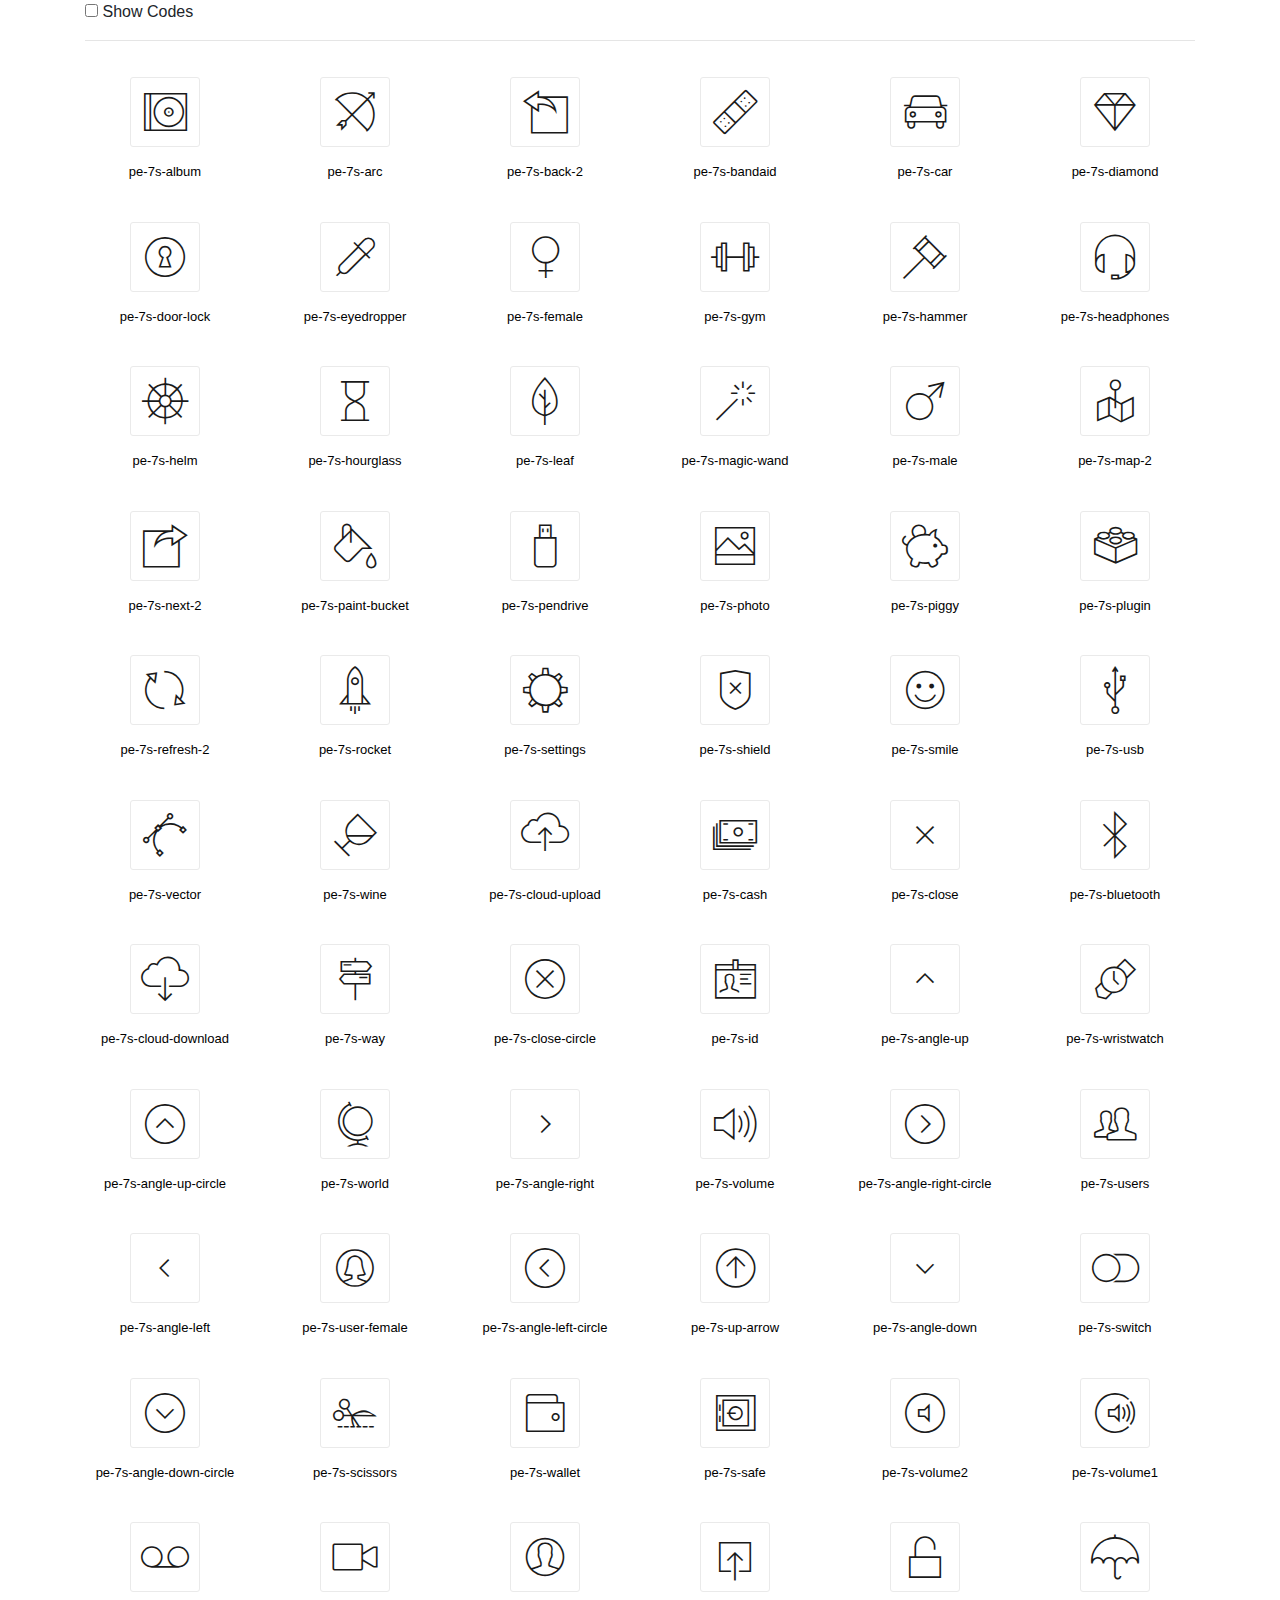
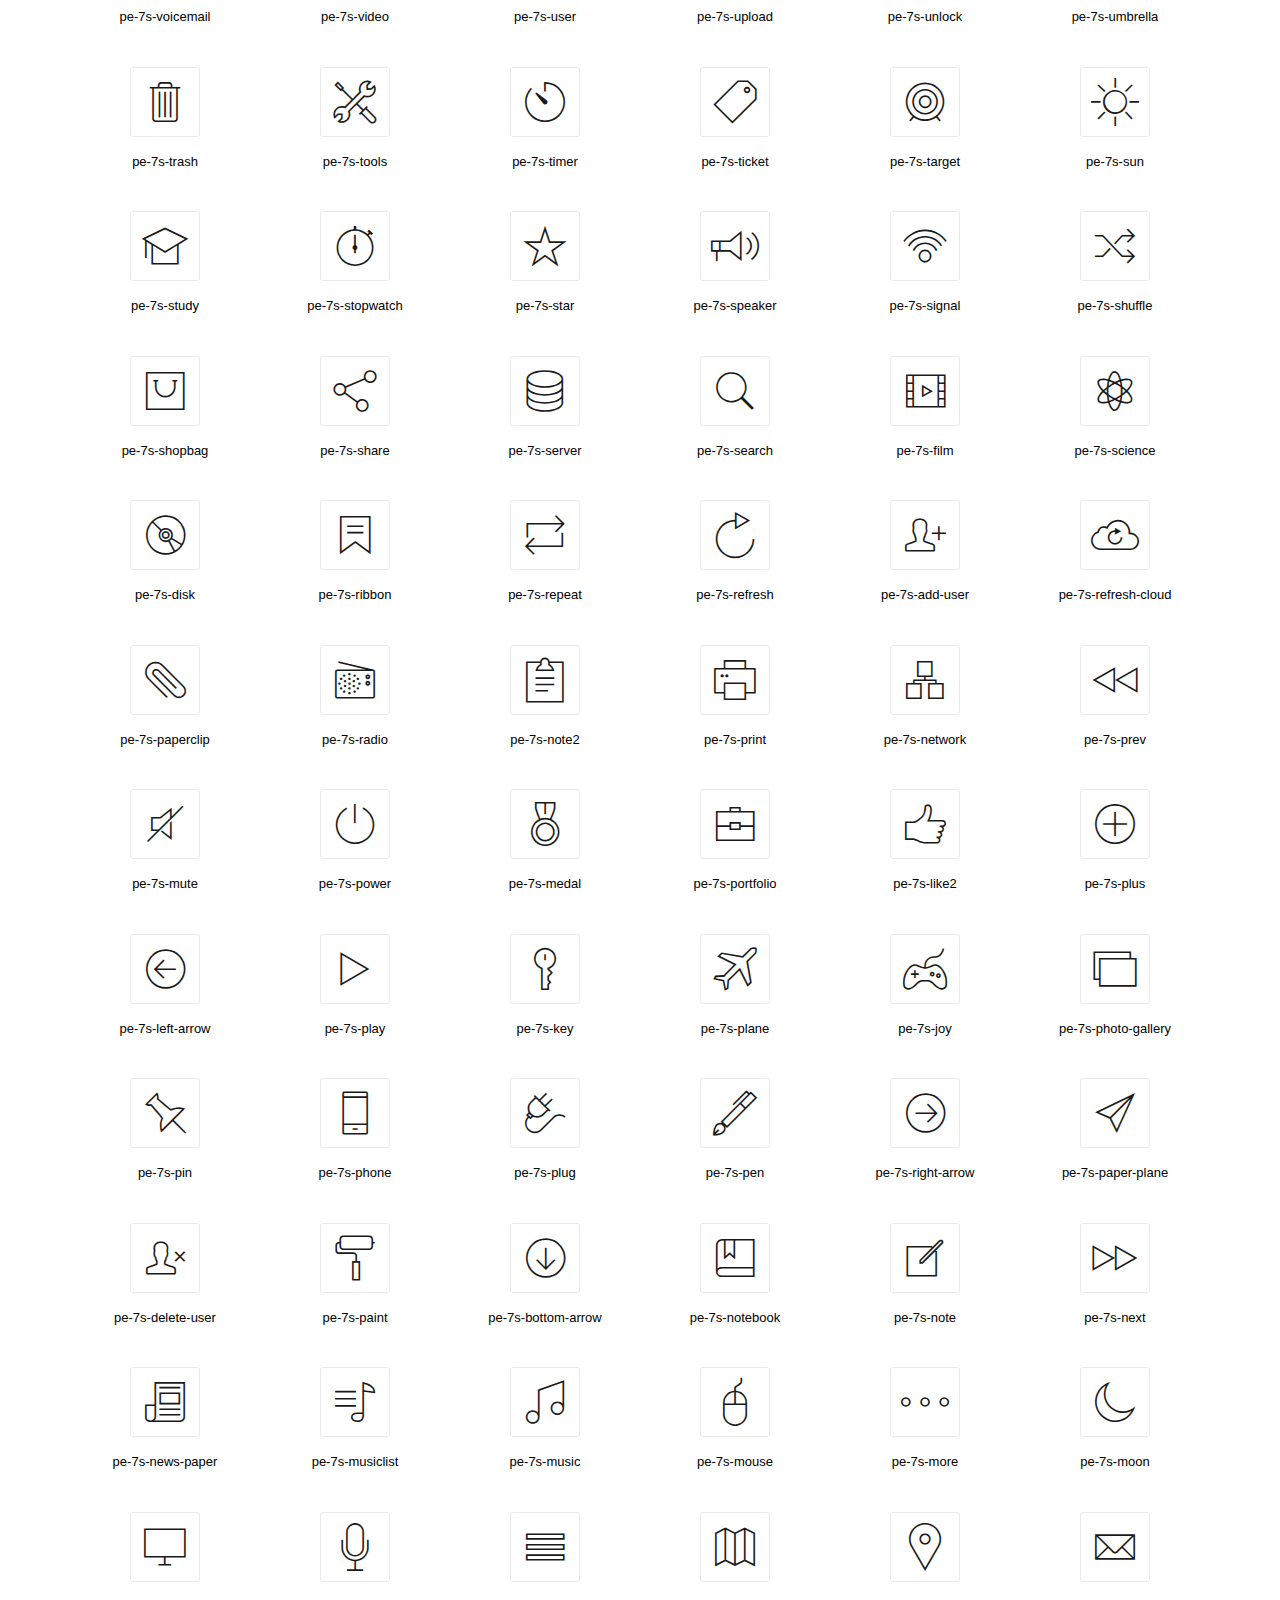
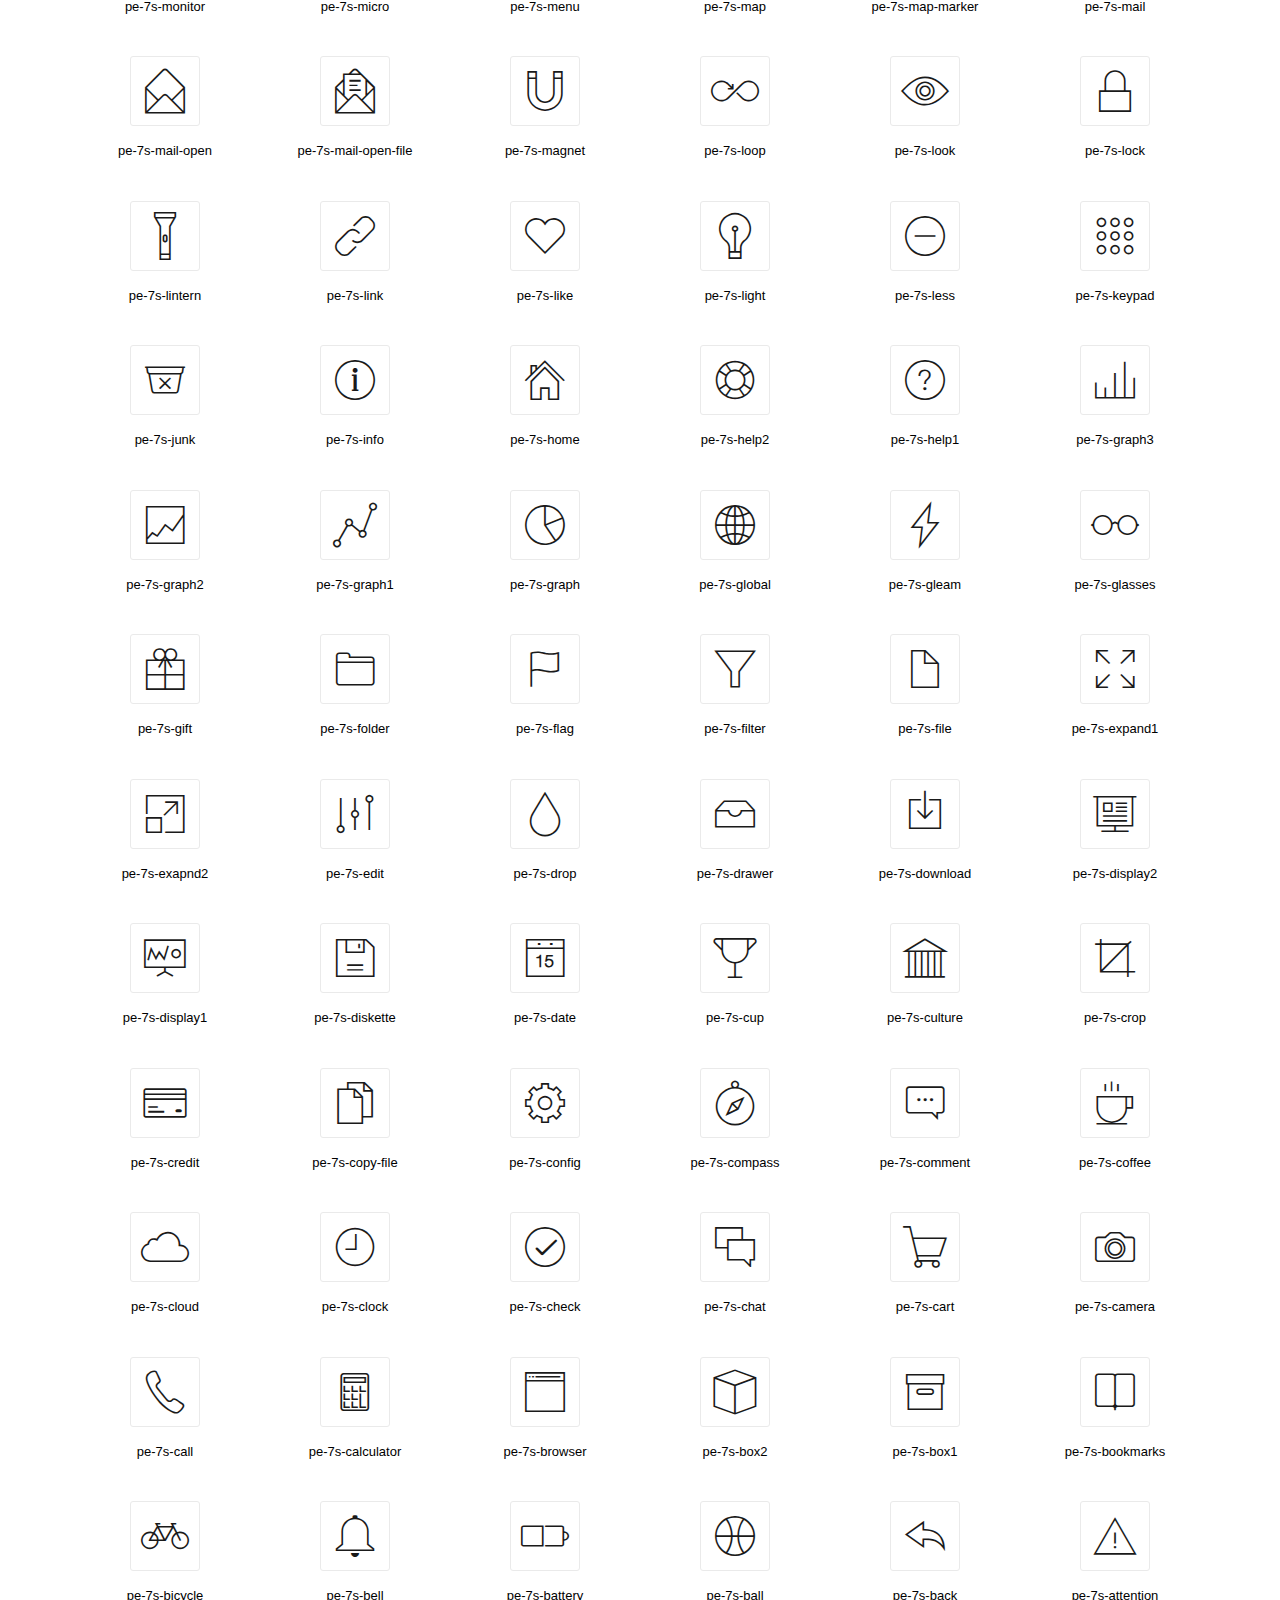
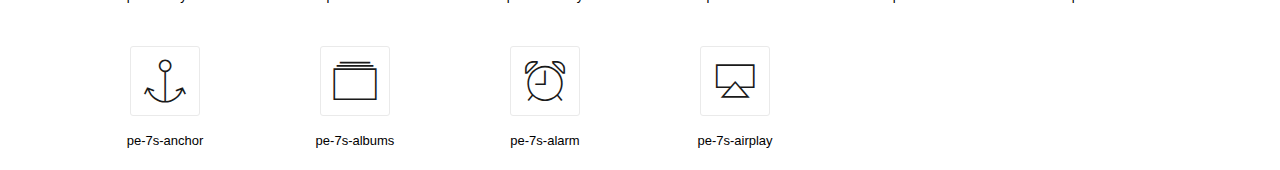
<file: css/icon_fonts/demo_icon_set_2.html>
<!DOCTYPE html>
<!--[if IE 9]><html class="ie ie9"> <![endif]-->
<html>
<head>
    <meta charset="utf-8">
    <meta http-equiv="X-UA-Compatible" content="IE=edge">
    <meta name="viewport" content="width=device-width, initial-scale=1">
  
    <!-- BASE CSS -->
    <link rel="stylesheet" href="css/icon_set_2.css">
	<link href="../bootstrap.min.css" rel="stylesheet">
    <style>
	
	.font-icon-list {
	  padding: 20px 0px 0px 0px;
	  margin-bottom: 20px; }
	
	.font-icon-list:hover {
	  cursor: pointer; }
	
	.font-icon-detail {
	  text-align: center; }
	
	.font-icon-detail span:first-child {
	  display: inline-block;
	  transition: color 150ms linear, background 150ms linear, font-size 150ms linear, width 150ms;
	  padding: 10px 0px;
	  width: 70px;
	  font-size: 48px;
	  color: #1a1a1a;
	  border: 1px solid #eaeaea;
	  border-radius: 3px; }
	
	.font-icon-name {
	  font-size: 13px;
	  margin-top: 15px;
	  display: block;
	  text-align: center;
	  width: 100%;
	  padding: 0;
	  border: 0; }
	
	.font-icon-name:focus, .font-icon-name:active {
	  outline: none; }
	
	.font-icon-code {
	  max-height: 0;
	  overflow: hidden;
	  text-align: center;
	  opacity: 0;
	  transition: max-height 200ms linear, opacity 200ms linear; }
	
	.font-icon-code.show {
	  max-height: 200px;
	  opacity: 1; }
	
	.code-value, .unicode, .unicode-text {
	  background: none;
	  text-align: center;
	  border: none;
	  color: #a0a0a0; }
	
	.code-value {
	  display: block;
	  width: 100%; }
	
	.unicode, .unicode-text {
	  color: #a0a0a0; }
	
	.unicode {
	  float: left;
	  font-family: "Pe-icon-7-stroke";
	  text-align: right;
	  width: 38%;
	  padding-right: 5px; }
	
	.unicode-text {
	  text-align: left;
	  float: left;
	  display: inline-block;
	  width: 100px;
	  border: none; }
	
	.unicode-text:focus,
	.unicode-text:active {
	  outline: none; }
	
	.font-icon-list:hover .font-icon-name,
	.font-icon-list:hover .code-value,
	.font-icon-list:hover .unicode,
	.font-icon-list:hover .unicode-text,
	.font-icon-detail.zeroclipboard-is-hover .font-icon-name,
	.font-icon-detail.zeroclipboard-is-hover + .font-icon-code .code-value,
	.font-icon-detail.zeroclipboard-is-hover + .font-icon-code .unicode,
	.font-icon-detail.zeroclipboard-is-hover + .font-icon-code .unicode-text {
	  cursor: text;
	  color: #1a1a1a; }
	.font-icon-list:hover .font-icon-detail span:first-child,
	.font-icon-detail.zeroclipboard-is-hover span:first-child {
	  color: #fff;
	  background: #1a1a1a; }
	.font-icon-name::-moz-selection,
	.code-value::-moz-selection,
	.unicode::-moz-selection,
	.unicode-text::-moz-selection,
	.font-icon-name::-moz-selection {
	  background: #aadce2;
	  color: #1a1a1a; }
	
	.font-icon-name::selection,
	.code-value::selection,
	.unicode::selection,
	.unicode-text::selection,
	.font-icon-name::selection {
	  background: #aadce2;
	  color: #1a1a1a; }
	
	.font-icon-name::-moz-selection,
	.code-value::-moz-selection,
	.unicode::-moz-selection,
	.unicode-text::-moz-selection,
	.font-icon-name::-moz-selection {
	  background: #aadce2;
	  color: #1a1a1a; }

	</style>

</head>

<body>


        <div class="container margin_60">
        <div class="row">
        <div class="col-md-12">
                 <input id="chkbx-1" type="checkbox" class="checkbox" style="display:inline">
                <label for="chkbx-1" style="display:inline"> Show Codes</label>
        </div>
        </div>
        <hr>
        <div id="all-icons" class="row">
          <div class="font-icon-list col-md-2 col-sm-3 col-xs-6 col-xs-6">
            <div class="font-icon-detail"><span class="pe-7s-album"></span>
              <input type="text" value="pe-7s-album" class="font-icon-name">
            </div>
            <fieldset class="font-icon-code">
              <input type="text" readonly value="e6aa" class="code-value">
              <input type="text" readonly maxlength="1" value="" class="unicode">
              <input type="text" value="&amp;#xe6aa" class="unicode-text">
            </fieldset>
          </div>
          <div class="font-icon-list col-md-2 col-sm-3 col-xs-6 col-xs-6">
            <div class="font-icon-detail"><span class="pe-7s-arc"></span>
              <input type="text" value="pe-7s-arc" class="font-icon-name">
            </div>
            <fieldset class="font-icon-code">
              <input type="text" readonly value="e6ab" class="code-value">
              <input type="text" readonly maxlength="1" value="" class="unicode">
              <input type="text" value="&amp;#xe6ab" class="unicode-text">
            </fieldset>
          </div>
          <div class="font-icon-list col-md-2 col-sm-3 col-xs-6 col-xs-6">
            <div class="font-icon-detail"><span class="pe-7s-back-2"></span>
              <input type="text" value="pe-7s-back-2" class="font-icon-name">
            </div>
            <fieldset class="font-icon-code">
              <input type="text" readonly value="e6ac" class="code-value">
              <input type="text" readonly maxlength="1" value="" class="unicode">
              <input type="text" value="&amp;#xe6ac" class="unicode-text">
            </fieldset>
          </div>
          <div class="font-icon-list col-md-2 col-sm-3 col-xs-6 col-xs-6">
            <div class="font-icon-detail"><span class="pe-7s-bandaid"></span>
              <input type="text" value="pe-7s-bandaid" class="font-icon-name">
            </div>
            <fieldset class="font-icon-code">
              <input type="text" readonly value="e6ad" class="code-value">
              <input type="text" readonly maxlength="1" value="" class="unicode">
              <input type="text" value="&amp;#xe6ad" class="unicode-text">
            </fieldset>
          </div>
          <div class="font-icon-list col-md-2 col-sm-3 col-xs-6 col-xs-6">
            <div class="font-icon-detail"><span class="pe-7s-car"></span>
              <input type="text" value="pe-7s-car" class="font-icon-name">
            </div>
            <fieldset class="font-icon-code">
              <input type="text" readonly value="e6ae" class="code-value">
              <input type="text" readonly maxlength="1" value="" class="unicode">
              <input type="text" value="&amp;#xe6ae" class="unicode-text">
            </fieldset>
          </div>
          <div class="font-icon-list col-md-2 col-sm-3 col-xs-6 col-xs-6">
            <div class="font-icon-detail"><span class="pe-7s-diamond"></span>
              <input type="text" value="pe-7s-diamond" class="font-icon-name">
            </div>
            <fieldset class="font-icon-code">
              <input type="text" readonly value="e6af" class="code-value">
              <input type="text" readonly maxlength="1" value="" class="unicode">
              <input type="text" value="&amp;#xe6af" class="unicode-text">
            </fieldset>
          </div>
          <div class="font-icon-list col-md-2 col-sm-3 col-xs-6 col-xs-6">
            <div class="font-icon-detail"><span class="pe-7s-door-lock"></span>
              <input type="text" value="pe-7s-door-lock" class="font-icon-name">
            </div>
            <fieldset class="font-icon-code">
              <input type="text" readonly value="e6b0" class="code-value">
              <input type="text" readonly maxlength="1" value="" class="unicode">
              <input type="text" value="&amp;#xe6b0" class="unicode-text">
            </fieldset>
          </div>
          <div class="font-icon-list col-md-2 col-sm-3 col-xs-6 col-xs-6">
            <div class="font-icon-detail"><span class="pe-7s-eyedropper"></span>
              <input type="text" value="pe-7s-eyedropper" class="font-icon-name">
            </div>
            <fieldset class="font-icon-code">
              <input type="text" readonly value="e6b1" class="code-value">
              <input type="text" readonly maxlength="1" value="" class="unicode">
              <input type="text" value="&amp;#xe6b1" class="unicode-text">
            </fieldset>
          </div>
          <div class="font-icon-list col-md-2 col-sm-3 col-xs-6 col-xs-6">
            <div class="font-icon-detail"><span class="pe-7s-female"></span>
              <input type="text" value="pe-7s-female" class="font-icon-name">
            </div>
            <fieldset class="font-icon-code">
              <input type="text" readonly value="e6b2" class="code-value">
              <input type="text" readonly maxlength="1" value="" class="unicode">
              <input type="text" value="&amp;#xe6b2" class="unicode-text">
            </fieldset>
          </div>
          <div class="font-icon-list col-md-2 col-sm-3 col-xs-6 col-xs-6">
            <div class="font-icon-detail"><span class="pe-7s-gym"></span>
              <input type="text" value="pe-7s-gym" class="font-icon-name">
            </div>
            <fieldset class="font-icon-code">
              <input type="text" readonly value="e6b3" class="code-value">
              <input type="text" readonly maxlength="1" value="" class="unicode">
              <input type="text" value="&amp;#xe6b3" class="unicode-text">
            </fieldset>
          </div>
          <div class="font-icon-list col-md-2 col-sm-3 col-xs-6 col-xs-6">
            <div class="font-icon-detail"><span class="pe-7s-hammer"></span>
              <input type="text" value="pe-7s-hammer" class="font-icon-name">
            </div>
            <fieldset class="font-icon-code">
              <input type="text" readonly value="e6b4" class="code-value">
              <input type="text" readonly maxlength="1" value="" class="unicode">
              <input type="text" value="&amp;#xe6b4" class="unicode-text">
            </fieldset>
          </div>
          <div class="font-icon-list col-md-2 col-sm-3 col-xs-6 col-xs-6">
            <div class="font-icon-detail"><span class="pe-7s-headphones"></span>
              <input type="text" value="pe-7s-headphones" class="font-icon-name">
            </div>
            <fieldset class="font-icon-code">
              <input type="text" readonly value="e6b5" class="code-value">
              <input type="text" readonly maxlength="1" value="" class="unicode">
              <input type="text" value="&amp;#xe6b5" class="unicode-text">
            </fieldset>
          </div>
          <div class="font-icon-list col-md-2 col-sm-3 col-xs-6 col-xs-6">
            <div class="font-icon-detail"><span class="pe-7s-helm"></span>
              <input type="text" value="pe-7s-helm" class="font-icon-name">
            </div>
            <fieldset class="font-icon-code">
              <input type="text" readonly value="e6b6" class="code-value">
              <input type="text" readonly maxlength="1" value="" class="unicode">
              <input type="text" value="&amp;#xe6b6" class="unicode-text">
            </fieldset>
          </div>
          <div class="font-icon-list col-md-2 col-sm-3 col-xs-6 col-xs-6">
            <div class="font-icon-detail"><span class="pe-7s-hourglass"></span>
              <input type="text" value="pe-7s-hourglass" class="font-icon-name">
            </div>
            <fieldset class="font-icon-code">
              <input type="text" readonly value="e6b7" class="code-value">
              <input type="text" readonly maxlength="1" value="" class="unicode">
              <input type="text" value="&amp;#xe6b7" class="unicode-text">
            </fieldset>
          </div>
          <div class="font-icon-list col-md-2 col-sm-3 col-xs-6 col-xs-6">
            <div class="font-icon-detail"><span class="pe-7s-leaf"></span>
              <input type="text" value="pe-7s-leaf" class="font-icon-name">
            </div>
            <fieldset class="font-icon-code">
              <input type="text" readonly value="e6b8" class="code-value">
              <input type="text" readonly maxlength="1" value="" class="unicode">
              <input type="text" value="&amp;#xe6b8" class="unicode-text">
            </fieldset>
          </div>
          <div class="font-icon-list col-md-2 col-sm-3 col-xs-6 col-xs-6">
            <div class="font-icon-detail"><span class="pe-7s-magic-wand"></span>
              <input type="text" value="pe-7s-magic-wand" class="font-icon-name">
            </div>
            <fieldset class="font-icon-code">
              <input type="text" readonly value="e6b9" class="code-value">
              <input type="text" readonly maxlength="1" value="" class="unicode">
              <input type="text" value="&amp;#xe6b9" class="unicode-text">
            </fieldset>
          </div>
          <div class="font-icon-list col-md-2 col-sm-3 col-xs-6 col-xs-6">
            <div class="font-icon-detail"><span class="pe-7s-male"></span>
              <input type="text" value="pe-7s-male" class="font-icon-name">
            </div>
            <fieldset class="font-icon-code">
              <input type="text" readonly value="e6ba" class="code-value">
              <input type="text" readonly maxlength="1" value="" class="unicode">
              <input type="text" value="&amp;#xe6ba" class="unicode-text">
            </fieldset>
          </div>
          <div class="font-icon-list col-md-2 col-sm-3 col-xs-6 col-xs-6">
            <div class="font-icon-detail"><span class="pe-7s-map-2"></span>
              <input type="text" value="pe-7s-map-2" class="font-icon-name">
            </div>
            <fieldset class="font-icon-code">
              <input type="text" readonly value="e6bb" class="code-value">
              <input type="text" readonly maxlength="1" value="" class="unicode">
              <input type="text" value="&amp;#xe6bb" class="unicode-text">
            </fieldset>
          </div>
          <div class="font-icon-list col-md-2 col-sm-3 col-xs-6 col-xs-6">
            <div class="font-icon-detail"><span class="pe-7s-next-2"></span>
              <input type="text" value="pe-7s-next-2" class="font-icon-name">
            </div>
            <fieldset class="font-icon-code">
              <input type="text" readonly value="e6bc" class="code-value">
              <input type="text" readonly maxlength="1" value="" class="unicode">
              <input type="text" value="&amp;#xe6bc" class="unicode-text">
            </fieldset>
          </div>
          <div class="font-icon-list col-md-2 col-sm-3 col-xs-6 col-xs-6">
            <div class="font-icon-detail"><span class="pe-7s-paint-bucket"></span>
              <input type="text" value="pe-7s-paint-bucket" class="font-icon-name">
            </div>
            <fieldset class="font-icon-code">
              <input type="text" readonly value="e6bd" class="code-value">
              <input type="text" readonly maxlength="1" value="" class="unicode">
              <input type="text" value="&amp;#xe6bd" class="unicode-text">
            </fieldset>
          </div>
          <div class="font-icon-list col-md-2 col-sm-3 col-xs-6 col-xs-6">
            <div class="font-icon-detail"><span class="pe-7s-pendrive"></span>
              <input type="text" value="pe-7s-pendrive" class="font-icon-name">
            </div>
            <fieldset class="font-icon-code">
              <input type="text" readonly value="e6be" class="code-value">
              <input type="text" readonly maxlength="1" value="" class="unicode">
              <input type="text" value="&amp;#xe6be" class="unicode-text">
            </fieldset>
          </div>
          <div class="font-icon-list col-md-2 col-sm-3 col-xs-6 col-xs-6">
            <div class="font-icon-detail"><span class="pe-7s-photo"></span>
              <input type="text" value="pe-7s-photo" class="font-icon-name">
            </div>
            <fieldset class="font-icon-code">
              <input type="text" readonly value="e6bf" class="code-value">
              <input type="text" readonly maxlength="1" value="" class="unicode">
              <input type="text" value="&amp;#xe6bf" class="unicode-text">
            </fieldset>
          </div>
          <div class="font-icon-list col-md-2 col-sm-3 col-xs-6 col-xs-6">
            <div class="font-icon-detail"><span class="pe-7s-piggy"></span>
              <input type="text" value="pe-7s-piggy" class="font-icon-name">
            </div>
            <fieldset class="font-icon-code">
              <input type="text" readonly value="e6c0" class="code-value">
              <input type="text" readonly maxlength="1" value="" class="unicode">
              <input type="text" value="&amp;#xe6c0" class="unicode-text">
            </fieldset>
          </div>
          <div class="font-icon-list col-md-2 col-sm-3 col-xs-6 col-xs-6">
            <div class="font-icon-detail"><span class="pe-7s-plugin"></span>
              <input type="text" value="pe-7s-plugin" class="font-icon-name">
            </div>
            <fieldset class="font-icon-code">
              <input type="text" readonly value="e6c1" class="code-value">
              <input type="text" readonly maxlength="1" value="" class="unicode">
              <input type="text" value="&amp;#xe6c1" class="unicode-text">
            </fieldset>
          </div>
          <div class="font-icon-list col-md-2 col-sm-3 col-xs-6 col-xs-6">
            <div class="font-icon-detail"><span class="pe-7s-refresh-2"></span>
              <input type="text" value="pe-7s-refresh-2" class="font-icon-name">
            </div>
            <fieldset class="font-icon-code">
              <input type="text" readonly value="e6c2" class="code-value">
              <input type="text" readonly maxlength="1" value="" class="unicode">
              <input type="text" value="&amp;#xe6c2" class="unicode-text">
            </fieldset>
          </div>
          <div class="font-icon-list col-md-2 col-sm-3 col-xs-6 col-xs-6">
            <div class="font-icon-detail"><span class="pe-7s-rocket"></span>
              <input type="text" value="pe-7s-rocket" class="font-icon-name">
            </div>
            <fieldset class="font-icon-code">
              <input type="text" readonly value="e6c3" class="code-value">
              <input type="text" readonly maxlength="1" value="" class="unicode">
              <input type="text" value="&amp;#xe6c3" class="unicode-text">
            </fieldset>
          </div>
          <div class="font-icon-list col-md-2 col-sm-3 col-xs-6 col-xs-6">
            <div class="font-icon-detail"><span class="pe-7s-settings"></span>
              <input type="text" value="pe-7s-settings" class="font-icon-name">
            </div>
            <fieldset class="font-icon-code">
              <input type="text" readonly value="e6c4" class="code-value">
              <input type="text" readonly maxlength="1" value="" class="unicode">
              <input type="text" value="&amp;#xe6c4" class="unicode-text">
            </fieldset>
          </div>
          <div class="font-icon-list col-md-2 col-sm-3 col-xs-6 col-xs-6">
            <div class="font-icon-detail"><span class="pe-7s-shield"></span>
              <input type="text" value="pe-7s-shield" class="font-icon-name">
            </div>
            <fieldset class="font-icon-code">
              <input type="text" readonly value="e6c5" class="code-value">
              <input type="text" readonly maxlength="1" value="" class="unicode">
              <input type="text" value="&amp;#xe6c5" class="unicode-text">
            </fieldset>
          </div>
          <div class="font-icon-list col-md-2 col-sm-3 col-xs-6 col-xs-6">
            <div class="font-icon-detail"><span class="pe-7s-smile"></span>
              <input type="text" value="pe-7s-smile" class="font-icon-name">
            </div>
            <fieldset class="font-icon-code">
              <input type="text" readonly value="e6c6" class="code-value">
              <input type="text" readonly maxlength="1" value="" class="unicode">
              <input type="text" value="&amp;#xe6c6" class="unicode-text">
            </fieldset>
          </div>
          <div class="font-icon-list col-md-2 col-sm-3 col-xs-6 col-xs-6">
            <div class="font-icon-detail"><span class="pe-7s-usb"></span>
              <input type="text" value="pe-7s-usb" class="font-icon-name">
            </div>
            <fieldset class="font-icon-code">
              <input type="text" readonly value="e6c7" class="code-value">
              <input type="text" readonly maxlength="1" value="" class="unicode">
              <input type="text" value="&amp;#xe6c7" class="unicode-text">
            </fieldset>
          </div>
          <div class="font-icon-list col-md-2 col-sm-3 col-xs-6 col-xs-6">
            <div class="font-icon-detail"><span class="pe-7s-vector"></span>
              <input type="text" value="pe-7s-vector" class="font-icon-name">
            </div>
            <fieldset class="font-icon-code">
              <input type="text" readonly value="e6c8" class="code-value">
              <input type="text" readonly maxlength="1" value="" class="unicode">
              <input type="text" value="&amp;#xe6c8" class="unicode-text">
            </fieldset>
          </div>
          <div class="font-icon-list col-md-2 col-sm-3 col-xs-6 col-xs-6">
            <div class="font-icon-detail"><span class="pe-7s-wine"></span>
              <input type="text" value="pe-7s-wine" class="font-icon-name">
            </div>
            <fieldset class="font-icon-code">
              <input type="text" readonly value="e6c9" class="code-value">
              <input type="text" readonly maxlength="1" value="" class="unicode">
              <input type="text" value="&amp;#xe6c9" class="unicode-text">
            </fieldset>
          </div>
          <div class="font-icon-list col-md-2 col-sm-3 col-xs-6 col-xs-6">
            <div class="font-icon-detail"><span class="pe-7s-cloud-upload"></span>
              <input type="text" value="pe-7s-cloud-upload" class="font-icon-name">
            </div>
            <fieldset class="font-icon-code">
              <input type="text" readonly value="e68a" class="code-value">
              <input type="text" readonly maxlength="1" value="" class="unicode">
              <input type="text" value="&amp;#xe68a" class="unicode-text">
            </fieldset>
          </div>
          <div class="font-icon-list col-md-2 col-sm-3 col-xs-6 col-xs-6">
            <div class="font-icon-detail"><span class="pe-7s-cash"></span>
              <input type="text" value="pe-7s-cash" class="font-icon-name">
            </div>
            <fieldset class="font-icon-code">
              <input type="text" readonly value="e68c" class="code-value">
              <input type="text" readonly maxlength="1" value="" class="unicode">
              <input type="text" value="&amp;#xe68c" class="unicode-text">
            </fieldset>
          </div>
          <div class="font-icon-list col-md-2 col-sm-3 col-xs-6 col-xs-6">
            <div class="font-icon-detail"><span class="pe-7s-close"></span>
              <input type="text" value="pe-7s-close" class="font-icon-name">
            </div>
            <fieldset class="font-icon-code">
              <input type="text" readonly value="e680" class="code-value">
              <input type="text" readonly maxlength="1" value="" class="unicode">
              <input type="text" value="&amp;#xe680" class="unicode-text">
            </fieldset>
          </div>
          <div class="font-icon-list col-md-2 col-sm-3 col-xs-6 col-xs-6">
            <div class="font-icon-detail"><span class="pe-7s-bluetooth"></span>
              <input type="text" value="pe-7s-bluetooth" class="font-icon-name">
            </div>
            <fieldset class="font-icon-code">
              <input type="text" readonly value="e68d" class="code-value">
              <input type="text" readonly maxlength="1" value="" class="unicode">
              <input type="text" value="&amp;#xe68d" class="unicode-text">
            </fieldset>
          </div>
          <div class="font-icon-list col-md-2 col-sm-3 col-xs-6 col-xs-6">
            <div class="font-icon-detail"><span class="pe-7s-cloud-download"></span>
              <input type="text" value="pe-7s-cloud-download" class="font-icon-name">
            </div>
            <fieldset class="font-icon-code">
              <input type="text" readonly value="e68b" class="code-value">
              <input type="text" readonly maxlength="1" value="" class="unicode">
              <input type="text" value="&amp;#xe68b" class="unicode-text">
            </fieldset>
          </div>
          <div class="font-icon-list col-md-2 col-sm-3 col-xs-6 col-xs-6">
            <div class="font-icon-detail"><span class="pe-7s-way"></span>
              <input type="text" value="pe-7s-way" class="font-icon-name">
            </div>
            <fieldset class="font-icon-code">
              <input type="text" readonly value="e68e" class="code-value">
              <input type="text" readonly maxlength="1" value="" class="unicode">
              <input type="text" value="&amp;#xe68e" class="unicode-text">
            </fieldset>
          </div>
          <div class="font-icon-list col-md-2 col-sm-3 col-xs-6 col-xs-6">
            <div class="font-icon-detail"><span class="pe-7s-close-circle"></span>
              <input type="text" value="pe-7s-close-circle" class="font-icon-name">
            </div>
            <fieldset class="font-icon-code">
              <input type="text" readonly value="e681" class="code-value">
              <input type="text" readonly maxlength="1" value="" class="unicode">
              <input type="text" value="&amp;#xe681" class="unicode-text">
            </fieldset>
          </div>
          <div class="font-icon-list col-md-2 col-sm-3 col-xs-6 col-xs-6">
            <div class="font-icon-detail"><span class="pe-7s-id"></span>
              <input type="text" value="pe-7s-id" class="font-icon-name">
            </div>
            <fieldset class="font-icon-code">
              <input type="text" readonly value="e68f" class="code-value">
              <input type="text" readonly maxlength="1" value="" class="unicode">
              <input type="text" value="&amp;#xe68f" class="unicode-text">
            </fieldset>
          </div>
          <div class="font-icon-list col-md-2 col-sm-3 col-xs-6 col-xs-6">
            <div class="font-icon-detail"><span class="pe-7s-angle-up"></span>
              <input type="text" value="pe-7s-angle-up" class="font-icon-name">
            </div>
            <fieldset class="font-icon-code">
              <input type="text" readonly value="e682" class="code-value">
              <input type="text" readonly maxlength="1" value="" class="unicode">
              <input type="text" value="&amp;#xe682" class="unicode-text">
            </fieldset>
          </div>
          <div class="font-icon-list col-md-2 col-sm-3 col-xs-6 col-xs-6">
            <div class="font-icon-detail"><span class="pe-7s-wristwatch"></span>
              <input type="text" value="pe-7s-wristwatch" class="font-icon-name">
            </div>
            <fieldset class="font-icon-code">
              <input type="text" readonly value="e690" class="code-value">
              <input type="text" readonly maxlength="1" value="" class="unicode">
              <input type="text" value="&amp;#xe690" class="unicode-text">
            </fieldset>
          </div>
          <div class="font-icon-list col-md-2 col-sm-3 col-xs-6 col-xs-6">
            <div class="font-icon-detail"><span class="pe-7s-angle-up-circle"></span>
              <input type="text" value="pe-7s-angle-up-circle" class="font-icon-name">
            </div>
            <fieldset class="font-icon-code">
              <input type="text" readonly value="e683" class="code-value">
              <input type="text" readonly maxlength="1" value="" class="unicode">
              <input type="text" value="&amp;#xe683" class="unicode-text">
            </fieldset>
          </div>
          <div class="font-icon-list col-md-2 col-sm-3 col-xs-6 col-xs-6">
            <div class="font-icon-detail"><span class="pe-7s-world"></span>
              <input type="text" value="pe-7s-world" class="font-icon-name">
            </div>
            <fieldset class="font-icon-code">
              <input type="text" readonly value="e691" class="code-value">
              <input type="text" readonly maxlength="1" value="" class="unicode">
              <input type="text" value="&amp;#xe691" class="unicode-text">
            </fieldset>
          </div>
          <div class="font-icon-list col-md-2 col-sm-3 col-xs-6 col-xs-6">
            <div class="font-icon-detail"><span class="pe-7s-angle-right"></span>
              <input type="text" value="pe-7s-angle-right" class="font-icon-name">
            </div>
            <fieldset class="font-icon-code">
              <input type="text" readonly value="e684" class="code-value">
              <input type="text" readonly maxlength="1" value="" class="unicode">
              <input type="text" value="&amp;#xe684" class="unicode-text">
            </fieldset>
          </div>
          <div class="font-icon-list col-md-2 col-sm-3 col-xs-6 col-xs-6">
            <div class="font-icon-detail"><span class="pe-7s-volume"></span>
              <input type="text" value="pe-7s-volume" class="font-icon-name">
            </div>
            <fieldset class="font-icon-code">
              <input type="text" readonly value="e692" class="code-value">
              <input type="text" readonly maxlength="1" value="" class="unicode">
              <input type="text" value="&amp;#xe692" class="unicode-text">
            </fieldset>
          </div>
          <div class="font-icon-list col-md-2 col-sm-3 col-xs-6 col-xs-6">
            <div class="font-icon-detail"><span class="pe-7s-angle-right-circle"></span>
              <input type="text" value="pe-7s-angle-right-circle" class="font-icon-name">
            </div>
            <fieldset class="font-icon-code">
              <input type="text" readonly value="e685" class="code-value">
              <input type="text" readonly maxlength="1" value="" class="unicode">
              <input type="text" value="&amp;#xe685" class="unicode-text">
            </fieldset>
          </div>
          <div class="font-icon-list col-md-2 col-sm-3 col-xs-6 col-xs-6">
            <div class="font-icon-detail"><span class="pe-7s-users"></span>
              <input type="text" value="pe-7s-users" class="font-icon-name">
            </div>
            <fieldset class="font-icon-code">
              <input type="text" readonly value="e693" class="code-value">
              <input type="text" readonly maxlength="1" value="" class="unicode">
              <input type="text" value="&amp;#xe693" class="unicode-text">
            </fieldset>
          </div>
          <div class="font-icon-list col-md-2 col-sm-3 col-xs-6 col-xs-6">
            <div class="font-icon-detail"><span class="pe-7s-angle-left"></span>
              <input type="text" value="pe-7s-angle-left" class="font-icon-name">
            </div>
            <fieldset class="font-icon-code">
              <input type="text" readonly value="e686" class="code-value">
              <input type="text" readonly maxlength="1" value="" class="unicode">
              <input type="text" value="&amp;#xe686" class="unicode-text">
            </fieldset>
          </div>
          <div class="font-icon-list col-md-2 col-sm-3 col-xs-6 col-xs-6">
            <div class="font-icon-detail"><span class="pe-7s-user-female"></span>
              <input type="text" value="pe-7s-user-female" class="font-icon-name">
            </div>
            <fieldset class="font-icon-code">
              <input type="text" readonly value="e694" class="code-value">
              <input type="text" readonly maxlength="1" value="" class="unicode">
              <input type="text" value="&amp;#xe694" class="unicode-text">
            </fieldset>
          </div>
          <div class="font-icon-list col-md-2 col-sm-3 col-xs-6 col-xs-6">
            <div class="font-icon-detail"><span class="pe-7s-angle-left-circle"></span>
              <input type="text" value="pe-7s-angle-left-circle" class="font-icon-name">
            </div>
            <fieldset class="font-icon-code">
              <input type="text" readonly value="e687" class="code-value">
              <input type="text" readonly maxlength="1" value="" class="unicode">
              <input type="text" value="&amp;#xe687" class="unicode-text">
            </fieldset>
          </div>
          <div class="font-icon-list col-md-2 col-sm-3 col-xs-6 col-xs-6">
            <div class="font-icon-detail"><span class="pe-7s-up-arrow"></span>
              <input type="text" value="pe-7s-up-arrow" class="font-icon-name">
            </div>
            <fieldset class="font-icon-code">
              <input type="text" readonly value="e695" class="code-value">
              <input type="text" readonly maxlength="1" value="" class="unicode">
              <input type="text" value="&amp;#xe695" class="unicode-text">
            </fieldset>
          </div>
          <div class="font-icon-list col-md-2 col-sm-3 col-xs-6 col-xs-6">
            <div class="font-icon-detail"><span class="pe-7s-angle-down"></span>
              <input type="text" value="pe-7s-angle-down" class="font-icon-name">
            </div>
            <fieldset class="font-icon-code">
              <input type="text" readonly value="e688" class="code-value">
              <input type="text" readonly maxlength="1" value="" class="unicode">
              <input type="text" value="&amp;#xe688" class="unicode-text">
            </fieldset>
          </div>
          <div class="font-icon-list col-md-2 col-sm-3 col-xs-6 col-xs-6">
            <div class="font-icon-detail"><span class="pe-7s-switch"></span>
              <input type="text" value="pe-7s-switch" class="font-icon-name">
            </div>
            <fieldset class="font-icon-code">
              <input type="text" readonly value="e696" class="code-value">
              <input type="text" readonly maxlength="1" value="" class="unicode">
              <input type="text" value="&amp;#xe696" class="unicode-text">
            </fieldset>
          </div>
          <div class="font-icon-list col-md-2 col-sm-3 col-xs-6 col-xs-6">
            <div class="font-icon-detail"><span class="pe-7s-angle-down-circle"></span>
              <input type="text" value="pe-7s-angle-down-circle" class="font-icon-name">
            </div>
            <fieldset class="font-icon-code">
              <input type="text" readonly value="e689" class="code-value">
              <input type="text" readonly maxlength="1" value="" class="unicode">
              <input type="text" value="&amp;#xe689" class="unicode-text">
            </fieldset>
          </div>
          <div class="font-icon-list col-md-2 col-sm-3 col-xs-6 col-xs-6">
            <div class="font-icon-detail"><span class="pe-7s-scissors"></span>
              <input type="text" value="pe-7s-scissors" class="font-icon-name">
            </div>
            <fieldset class="font-icon-code">
              <input type="text" readonly value="e697" class="code-value">
              <input type="text" readonly maxlength="1" value="" class="unicode">
              <input type="text" value="&amp;#xe697" class="unicode-text">
            </fieldset>
          </div>
          <div class="font-icon-list col-md-2 col-sm-3 col-xs-6 col-xs-6">
            <div class="font-icon-detail"><span class="pe-7s-wallet"></span>
              <input type="text" value="pe-7s-wallet" class="font-icon-name">
            </div>
            <fieldset class="font-icon-code">
              <input type="text" readonly value="e600" class="code-value">
              <input type="text" readonly maxlength="1" value="" class="unicode">
              <input type="text" value="&amp;#xe600" class="unicode-text">
            </fieldset>
          </div>
          <div class="font-icon-list col-md-2 col-sm-3 col-xs-6 col-xs-6">
            <div class="font-icon-detail"><span class="pe-7s-safe"></span>
              <input type="text" value="pe-7s-safe" class="font-icon-name">
            </div>
            <fieldset class="font-icon-code">
              <input type="text" readonly value="e698" class="code-value">
              <input type="text" readonly maxlength="1" value="" class="unicode">
              <input type="text" value="&amp;#xe698" class="unicode-text">
            </fieldset>
          </div>
          <div class="font-icon-list col-md-2 col-sm-3 col-xs-6 col-xs-6">
            <div class="font-icon-detail"><span class="pe-7s-volume2"></span>
              <input type="text" value="pe-7s-volume2" class="font-icon-name">
            </div>
            <fieldset class="font-icon-code">
              <input type="text" readonly value="e601" class="code-value">
              <input type="text" readonly maxlength="1" value="" class="unicode">
              <input type="text" value="&amp;#xe601" class="unicode-text">
            </fieldset>
          </div>
          <div class="font-icon-list col-md-2 col-sm-3 col-xs-6 col-xs-6">
            <div class="font-icon-detail"><span class="pe-7s-volume1"></span>
              <input type="text" value="pe-7s-volume1" class="font-icon-name">
            </div>
            <fieldset class="font-icon-code">
              <input type="text" readonly value="e602" class="code-value">
              <input type="text" readonly maxlength="1" value="" class="unicode">
              <input type="text" value="&amp;#xe602" class="unicode-text">
            </fieldset>
          </div>
          <div class="font-icon-list col-md-2 col-sm-3 col-xs-6 col-xs-6">
            <div class="font-icon-detail"><span class="pe-7s-voicemail"></span>
              <input type="text" value="pe-7s-voicemail" class="font-icon-name">
            </div>
            <fieldset class="font-icon-code">
              <input type="text" readonly value="e603" class="code-value">
              <input type="text" readonly maxlength="1" value="" class="unicode">
              <input type="text" value="&amp;#xe603" class="unicode-text">
            </fieldset>
          </div>
          <div class="font-icon-list col-md-2 col-sm-3 col-xs-6 col-xs-6">
            <div class="font-icon-detail"><span class="pe-7s-video"></span>
              <input type="text" value="pe-7s-video" class="font-icon-name">
            </div>
            <fieldset class="font-icon-code">
              <input type="text" readonly value="e604" class="code-value">
              <input type="text" readonly maxlength="1" value="" class="unicode">
              <input type="text" value="&amp;#xe604" class="unicode-text">
            </fieldset>
          </div>
          <div class="font-icon-list col-md-2 col-sm-3 col-xs-6 col-xs-6">
            <div class="font-icon-detail"><span class="pe-7s-user"></span>
              <input type="text" value="pe-7s-user" class="font-icon-name">
            </div>
            <fieldset class="font-icon-code">
              <input type="text" readonly value="e605" class="code-value">
              <input type="text" readonly maxlength="1" value="" class="unicode">
              <input type="text" value="&amp;#xe605" class="unicode-text">
            </fieldset>
          </div>
          <div class="font-icon-list col-md-2 col-sm-3 col-xs-6 col-xs-6">
            <div class="font-icon-detail"><span class="pe-7s-upload"></span>
              <input type="text" value="pe-7s-upload" class="font-icon-name">
            </div>
            <fieldset class="font-icon-code">
              <input type="text" readonly value="e606" class="code-value">
              <input type="text" readonly maxlength="1" value="" class="unicode">
              <input type="text" value="&amp;#xe606" class="unicode-text">
            </fieldset>
          </div>
          <div class="font-icon-list col-md-2 col-sm-3 col-xs-6 col-xs-6">
            <div class="font-icon-detail"><span class="pe-7s-unlock"></span>
              <input type="text" value="pe-7s-unlock" class="font-icon-name">
            </div>
            <fieldset class="font-icon-code">
              <input type="text" readonly value="e607" class="code-value">
              <input type="text" readonly maxlength="1" value="" class="unicode">
              <input type="text" value="&amp;#xe607" class="unicode-text">
            </fieldset>
          </div>
          <div class="font-icon-list col-md-2 col-sm-3 col-xs-6 col-xs-6">
            <div class="font-icon-detail"><span class="pe-7s-umbrella"></span>
              <input type="text" value="pe-7s-umbrella" class="font-icon-name">
            </div>
            <fieldset class="font-icon-code">
              <input type="text" readonly value="e608" class="code-value">
              <input type="text" readonly maxlength="1" value="" class="unicode">
              <input type="text" value="&amp;#xe608" class="unicode-text">
            </fieldset>
          </div>
          <div class="font-icon-list col-md-2 col-sm-3 col-xs-6 col-xs-6">
            <div class="font-icon-detail"><span class="pe-7s-trash"></span>
              <input type="text" value="pe-7s-trash" class="font-icon-name">
            </div>
            <fieldset class="font-icon-code">
              <input type="text" readonly value="e609" class="code-value">
              <input type="text" readonly maxlength="1" value="" class="unicode">
              <input type="text" value="&amp;#xe609" class="unicode-text">
            </fieldset>
          </div>
          <div class="font-icon-list col-md-2 col-sm-3 col-xs-6 col-xs-6">
            <div class="font-icon-detail"><span class="pe-7s-tools"></span>
              <input type="text" value="pe-7s-tools" class="font-icon-name">
            </div>
            <fieldset class="font-icon-code">
              <input type="text" readonly value="e60a" class="code-value">
              <input type="text" readonly maxlength="1" value="" class="unicode">
              <input type="text" value="&amp;#xe60a" class="unicode-text">
            </fieldset>
          </div>
          <div class="font-icon-list col-md-2 col-sm-3 col-xs-6 col-xs-6">
            <div class="font-icon-detail"><span class="pe-7s-timer"></span>
              <input type="text" value="pe-7s-timer" class="font-icon-name">
            </div>
            <fieldset class="font-icon-code">
              <input type="text" readonly value="e60b" class="code-value">
              <input type="text" readonly maxlength="1" value="" class="unicode">
              <input type="text" value="&amp;#xe60b" class="unicode-text">
            </fieldset>
          </div>
          <div class="font-icon-list col-md-2 col-sm-3 col-xs-6 col-xs-6">
            <div class="font-icon-detail"><span class="pe-7s-ticket"></span>
              <input type="text" value="pe-7s-ticket" class="font-icon-name">
            </div>
            <fieldset class="font-icon-code">
              <input type="text" readonly value="e60c" class="code-value">
              <input type="text" readonly maxlength="1" value="" class="unicode">
              <input type="text" value="&amp;#xe60c" class="unicode-text">
            </fieldset>
          </div>
          <div class="font-icon-list col-md-2 col-sm-3 col-xs-6 col-xs-6">
            <div class="font-icon-detail"><span class="pe-7s-target"></span>
              <input type="text" value="pe-7s-target" class="font-icon-name">
            </div>
            <fieldset class="font-icon-code">
              <input type="text" readonly value="e60d" class="code-value">
              <input type="text" readonly maxlength="1" value="" class="unicode">
              <input type="text" value="&amp;#xe60d" class="unicode-text">
            </fieldset>
          </div>
          <div class="font-icon-list col-md-2 col-sm-3 col-xs-6 col-xs-6">
            <div class="font-icon-detail"><span class="pe-7s-sun"></span>
              <input type="text" value="pe-7s-sun" class="font-icon-name">
            </div>
            <fieldset class="font-icon-code">
              <input type="text" readonly value="e60e" class="code-value">
              <input type="text" readonly maxlength="1" value="" class="unicode">
              <input type="text" value="&amp;#xe60e" class="unicode-text">
            </fieldset>
          </div>
          <div class="font-icon-list col-md-2 col-sm-3 col-xs-6 col-xs-6">
            <div class="font-icon-detail"><span class="pe-7s-study"></span>
              <input type="text" value="pe-7s-study" class="font-icon-name">
            </div>
            <fieldset class="font-icon-code">
              <input type="text" readonly value="e60f" class="code-value">
              <input type="text" readonly maxlength="1" value="" class="unicode">
              <input type="text" value="&amp;#xe60f" class="unicode-text">
            </fieldset>
          </div>
          <div class="font-icon-list col-md-2 col-sm-3 col-xs-6 col-xs-6">
            <div class="font-icon-detail"><span class="pe-7s-stopwatch"></span>
              <input type="text" value="pe-7s-stopwatch" class="font-icon-name">
            </div>
            <fieldset class="font-icon-code">
              <input type="text" readonly value="e610" class="code-value">
              <input type="text" readonly maxlength="1" value="" class="unicode">
              <input type="text" value="&amp;#xe610" class="unicode-text">
            </fieldset>
          </div>
          <div class="font-icon-list col-md-2 col-sm-3 col-xs-6 col-xs-6">
            <div class="font-icon-detail"><span class="pe-7s-star"></span>
              <input type="text" value="pe-7s-star" class="font-icon-name">
            </div>
            <fieldset class="font-icon-code">
              <input type="text" readonly value="e611" class="code-value">
              <input type="text" readonly maxlength="1" value="" class="unicode">
              <input type="text" value="&amp;#xe611" class="unicode-text">
            </fieldset>
          </div>
          <div class="font-icon-list col-md-2 col-sm-3 col-xs-6 col-xs-6">
            <div class="font-icon-detail"><span class="pe-7s-speaker"></span>
              <input type="text" value="pe-7s-speaker" class="font-icon-name">
            </div>
            <fieldset class="font-icon-code">
              <input type="text" readonly value="e612" class="code-value">
              <input type="text" readonly maxlength="1" value="" class="unicode">
              <input type="text" value="&amp;#xe612" class="unicode-text">
            </fieldset>
          </div>
          <div class="font-icon-list col-md-2 col-sm-3 col-xs-6 col-xs-6">
            <div class="font-icon-detail"><span class="pe-7s-signal"></span>
              <input type="text" value="pe-7s-signal" class="font-icon-name">
            </div>
            <fieldset class="font-icon-code">
              <input type="text" readonly value="e613" class="code-value">
              <input type="text" readonly maxlength="1" value="" class="unicode">
              <input type="text" value="&amp;#xe613" class="unicode-text">
            </fieldset>
          </div>
          <div class="font-icon-list col-md-2 col-sm-3 col-xs-6 col-xs-6">
            <div class="font-icon-detail"><span class="pe-7s-shuffle"></span>
              <input type="text" value="pe-7s-shuffle" class="font-icon-name">
            </div>
            <fieldset class="font-icon-code">
              <input type="text" readonly value="e614" class="code-value">
              <input type="text" readonly maxlength="1" value="" class="unicode">
              <input type="text" value="&amp;#xe614" class="unicode-text">
            </fieldset>
          </div>
          <div class="font-icon-list col-md-2 col-sm-3 col-xs-6 col-xs-6">
            <div class="font-icon-detail"><span class="pe-7s-shopbag"></span>
              <input type="text" value="pe-7s-shopbag" class="font-icon-name">
            </div>
            <fieldset class="font-icon-code">
              <input type="text" readonly value="e615" class="code-value">
              <input type="text" readonly maxlength="1" value="" class="unicode">
              <input type="text" value="&amp;#xe615" class="unicode-text">
            </fieldset>
          </div>
          <div class="font-icon-list col-md-2 col-sm-3 col-xs-6 col-xs-6">
            <div class="font-icon-detail"><span class="pe-7s-share"></span>
              <input type="text" value="pe-7s-share" class="font-icon-name">
            </div>
            <fieldset class="font-icon-code">
              <input type="text" readonly value="e616" class="code-value">
              <input type="text" readonly maxlength="1" value="" class="unicode">
              <input type="text" value="&amp;#xe616" class="unicode-text">
            </fieldset>
          </div>
          <div class="font-icon-list col-md-2 col-sm-3 col-xs-6 col-xs-6">
            <div class="font-icon-detail"><span class="pe-7s-server"></span>
              <input type="text" value="pe-7s-server" class="font-icon-name">
            </div>
            <fieldset class="font-icon-code">
              <input type="text" readonly value="e617" class="code-value">
              <input type="text" readonly maxlength="1" value="" class="unicode">
              <input type="text" value="&amp;#xe617" class="unicode-text">
            </fieldset>
          </div>
          <div class="font-icon-list col-md-2 col-sm-3 col-xs-6 col-xs-6">
            <div class="font-icon-detail"><span class="pe-7s-search"></span>
              <input type="text" value="pe-7s-search" class="font-icon-name">
            </div>
            <fieldset class="font-icon-code">
              <input type="text" readonly value="e618" class="code-value">
              <input type="text" readonly maxlength="1" value="" class="unicode">
              <input type="text" value="&amp;#xe618" class="unicode-text">
            </fieldset>
          </div>
          <div class="font-icon-list col-md-2 col-sm-3 col-xs-6 col-xs-6">
            <div class="font-icon-detail"><span class="pe-7s-film"></span>
              <input type="text" value="pe-7s-film" class="font-icon-name">
            </div>
            <fieldset class="font-icon-code">
              <input type="text" readonly value="e6a5" class="code-value">
              <input type="text" readonly maxlength="1" value="" class="unicode">
              <input type="text" value="&amp;#xe6a5" class="unicode-text">
            </fieldset>
          </div>
          <div class="font-icon-list col-md-2 col-sm-3 col-xs-6 col-xs-6">
            <div class="font-icon-detail"><span class="pe-7s-science"></span>
              <input type="text" value="pe-7s-science" class="font-icon-name">
            </div>
            <fieldset class="font-icon-code">
              <input type="text" readonly value="e619" class="code-value">
              <input type="text" readonly maxlength="1" value="" class="unicode">
              <input type="text" value="&amp;#xe619" class="unicode-text">
            </fieldset>
          </div>
          <div class="font-icon-list col-md-2 col-sm-3 col-xs-6 col-xs-6">
            <div class="font-icon-detail"><span class="pe-7s-disk"></span>
              <input type="text" value="pe-7s-disk" class="font-icon-name">
            </div>
            <fieldset class="font-icon-code">
              <input type="text" readonly value="e6a6" class="code-value">
              <input type="text" readonly maxlength="1" value="" class="unicode">
              <input type="text" value="&amp;#xe6a6" class="unicode-text">
            </fieldset>
          </div>
          <div class="font-icon-list col-md-2 col-sm-3 col-xs-6 col-xs-6">
            <div class="font-icon-detail"><span class="pe-7s-ribbon"></span>
              <input type="text" value="pe-7s-ribbon" class="font-icon-name">
            </div>
            <fieldset class="font-icon-code">
              <input type="text" readonly value="e61a" class="code-value">
              <input type="text" readonly maxlength="1" value="" class="unicode">
              <input type="text" value="&amp;#xe61a" class="unicode-text">
            </fieldset>
          </div>
          <div class="font-icon-list col-md-2 col-sm-3 col-xs-6 col-xs-6">
            <div class="font-icon-detail"><span class="pe-7s-repeat"></span>
              <input type="text" value="pe-7s-repeat" class="font-icon-name">
            </div>
            <fieldset class="font-icon-code">
              <input type="text" readonly value="e61b" class="code-value">
              <input type="text" readonly maxlength="1" value="" class="unicode">
              <input type="text" value="&amp;#xe61b" class="unicode-text">
            </fieldset>
          </div>
          <div class="font-icon-list col-md-2 col-sm-3 col-xs-6 col-xs-6">
            <div class="font-icon-detail"><span class="pe-7s-refresh"></span>
              <input type="text" value="pe-7s-refresh" class="font-icon-name">
            </div>
            <fieldset class="font-icon-code">
              <input type="text" readonly value="e61c" class="code-value">
              <input type="text" readonly maxlength="1" value="" class="unicode">
              <input type="text" value="&amp;#xe61c" class="unicode-text">
            </fieldset>
          </div>
          <div class="font-icon-list col-md-2 col-sm-3 col-xs-6 col-xs-6">
            <div class="font-icon-detail"><span class="pe-7s-add-user"></span>
              <input type="text" value="pe-7s-add-user" class="font-icon-name">
            </div>
            <fieldset class="font-icon-code">
              <input type="text" readonly value="e6a9" class="code-value">
              <input type="text" readonly maxlength="1" value="" class="unicode">
              <input type="text" value="&amp;#xe6a9" class="unicode-text">
            </fieldset>
          </div>
          <div class="font-icon-list col-md-2 col-sm-3 col-xs-6 col-xs-6">
            <div class="font-icon-detail"><span class="pe-7s-refresh-cloud"></span>
              <input type="text" value="pe-7s-refresh-cloud" class="font-icon-name">
            </div>
            <fieldset class="font-icon-code">
              <input type="text" readonly value="e61d" class="code-value">
              <input type="text" readonly maxlength="1" value="" class="unicode">
              <input type="text" value="&amp;#xe61d" class="unicode-text">
            </fieldset>
          </div>
          <div class="font-icon-list col-md-2 col-sm-3 col-xs-6 col-xs-6">
            <div class="font-icon-detail"><span class="pe-7s-paperclip"></span>
              <input type="text" value="pe-7s-paperclip" class="font-icon-name">
            </div>
            <fieldset class="font-icon-code">
              <input type="text" readonly value="e69c" class="code-value">
              <input type="text" readonly maxlength="1" value="" class="unicode">
              <input type="text" value="&amp;#xe69c" class="unicode-text">
            </fieldset>
          </div>
          <div class="font-icon-list col-md-2 col-sm-3 col-xs-6 col-xs-6">
            <div class="font-icon-detail"><span class="pe-7s-radio"></span>
              <input type="text" value="pe-7s-radio" class="font-icon-name">
            </div>
            <fieldset class="font-icon-code">
              <input type="text" readonly value="e61e" class="code-value">
              <input type="text" readonly maxlength="1" value="" class="unicode">
              <input type="text" value="&amp;#xe61e" class="unicode-text">
            </fieldset>
          </div>
          <div class="font-icon-list col-md-2 col-sm-3 col-xs-6 col-xs-6">
            <div class="font-icon-detail"><span class="pe-7s-note2"></span>
              <input type="text" value="pe-7s-note2" class="font-icon-name">
            </div>
            <fieldset class="font-icon-code">
              <input type="text" readonly value="e69d" class="code-value">
              <input type="text" readonly maxlength="1" value="" class="unicode">
              <input type="text" value="&amp;#xe69d" class="unicode-text">
            </fieldset>
          </div>
          <div class="font-icon-list col-md-2 col-sm-3 col-xs-6 col-xs-6">
            <div class="font-icon-detail"><span class="pe-7s-print"></span>
              <input type="text" value="pe-7s-print" class="font-icon-name">
            </div>
            <fieldset class="font-icon-code">
              <input type="text" readonly value="e61f" class="code-value">
              <input type="text" readonly maxlength="1" value="" class="unicode">
              <input type="text" value="&amp;#xe61f" class="unicode-text">
            </fieldset>
          </div>
          <div class="font-icon-list col-md-2 col-sm-3 col-xs-6 col-xs-6">
            <div class="font-icon-detail"><span class="pe-7s-network"></span>
              <input type="text" value="pe-7s-network" class="font-icon-name">
            </div>
            <fieldset class="font-icon-code">
              <input type="text" readonly value="e69e" class="code-value">
              <input type="text" readonly maxlength="1" value="" class="unicode">
              <input type="text" value="&amp;#xe69e" class="unicode-text">
            </fieldset>
          </div>
          <div class="font-icon-list col-md-2 col-sm-3 col-xs-6 col-xs-6">
            <div class="font-icon-detail"><span class="pe-7s-prev"></span>
              <input type="text" value="pe-7s-prev" class="font-icon-name">
            </div>
            <fieldset class="font-icon-code">
              <input type="text" readonly value="e620" class="code-value">
              <input type="text" readonly maxlength="1" value="" class="unicode">
              <input type="text" value="&amp;#xe620" class="unicode-text">
            </fieldset>
          </div>
          <div class="font-icon-list col-md-2 col-sm-3 col-xs-6 col-xs-6">
            <div class="font-icon-detail"><span class="pe-7s-mute"></span>
              <input type="text" value="pe-7s-mute" class="font-icon-name">
            </div>
            <fieldset class="font-icon-code">
              <input type="text" readonly value="e69f" class="code-value">
              <input type="text" readonly maxlength="1" value="" class="unicode">
              <input type="text" value="&amp;#xe69f" class="unicode-text">
            </fieldset>
          </div>
          <div class="font-icon-list col-md-2 col-sm-3 col-xs-6 col-xs-6">
            <div class="font-icon-detail"><span class="pe-7s-power"></span>
              <input type="text" value="pe-7s-power" class="font-icon-name">
            </div>
            <fieldset class="font-icon-code">
              <input type="text" readonly value="e621" class="code-value">
              <input type="text" readonly maxlength="1" value="" class="unicode">
              <input type="text" value="&amp;#xe621" class="unicode-text">
            </fieldset>
          </div>
          <div class="font-icon-list col-md-2 col-sm-3 col-xs-6 col-xs-6">
            <div class="font-icon-detail"><span class="pe-7s-medal"></span>
              <input type="text" value="pe-7s-medal" class="font-icon-name">
            </div>
            <fieldset class="font-icon-code">
              <input type="text" readonly value="e6a0" class="code-value">
              <input type="text" readonly maxlength="1" value="" class="unicode">
              <input type="text" value="&amp;#xe6a0" class="unicode-text">
            </fieldset>
          </div>
          <div class="font-icon-list col-md-2 col-sm-3 col-xs-6 col-xs-6">
            <div class="font-icon-detail"><span class="pe-7s-portfolio"></span>
              <input type="text" value="pe-7s-portfolio" class="font-icon-name">
            </div>
            <fieldset class="font-icon-code">
              <input type="text" readonly value="e622" class="code-value">
              <input type="text" readonly maxlength="1" value="" class="unicode">
              <input type="text" value="&amp;#xe622" class="unicode-text">
            </fieldset>
          </div>
          <div class="font-icon-list col-md-2 col-sm-3 col-xs-6 col-xs-6">
            <div class="font-icon-detail"><span class="pe-7s-like2"></span>
              <input type="text" value="pe-7s-like2" class="font-icon-name">
            </div>
            <fieldset class="font-icon-code">
              <input type="text" readonly value="e6a1" class="code-value">
              <input type="text" readonly maxlength="1" value="" class="unicode">
              <input type="text" value="&amp;#xe6a1" class="unicode-text">
            </fieldset>
          </div>
          <div class="font-icon-list col-md-2 col-sm-3 col-xs-6 col-xs-6">
            <div class="font-icon-detail"><span class="pe-7s-plus"></span>
              <input type="text" value="pe-7s-plus" class="font-icon-name">
            </div>
            <fieldset class="font-icon-code">
              <input type="text" readonly value="e623" class="code-value">
              <input type="text" readonly maxlength="1" value="" class="unicode">
              <input type="text" value="&amp;#xe623" class="unicode-text">
            </fieldset>
          </div>
          <div class="font-icon-list col-md-2 col-sm-3 col-xs-6 col-xs-6">
            <div class="font-icon-detail"><span class="pe-7s-left-arrow"></span>
              <input type="text" value="pe-7s-left-arrow" class="font-icon-name">
            </div>
            <fieldset class="font-icon-code">
              <input type="text" readonly value="e6a2" class="code-value">
              <input type="text" readonly maxlength="1" value="" class="unicode">
              <input type="text" value="&amp;#xe6a2" class="unicode-text">
            </fieldset>
          </div>
          <div class="font-icon-list col-md-2 col-sm-3 col-xs-6 col-xs-6">
            <div class="font-icon-detail"><span class="pe-7s-play"></span>
              <input type="text" value="pe-7s-play" class="font-icon-name">
            </div>
            <fieldset class="font-icon-code">
              <input type="text" readonly value="e624" class="code-value">
              <input type="text" readonly maxlength="1" value="" class="unicode">
              <input type="text" value="&amp;#xe624" class="unicode-text">
            </fieldset>
          </div>
          <div class="font-icon-list col-md-2 col-sm-3 col-xs-6 col-xs-6">
            <div class="font-icon-detail"><span class="pe-7s-key"></span>
              <input type="text" value="pe-7s-key" class="font-icon-name">
            </div>
            <fieldset class="font-icon-code">
              <input type="text" readonly value="e6a3" class="code-value">
              <input type="text" readonly maxlength="1" value="" class="unicode">
              <input type="text" value="&amp;#xe6a3" class="unicode-text">
            </fieldset>
          </div>
          <div class="font-icon-list col-md-2 col-sm-3 col-xs-6 col-xs-6">
            <div class="font-icon-detail"><span class="pe-7s-plane"></span>
              <input type="text" value="pe-7s-plane" class="font-icon-name">
            </div>
            <fieldset class="font-icon-code">
              <input type="text" readonly value="e625" class="code-value">
              <input type="text" readonly maxlength="1" value="" class="unicode">
              <input type="text" value="&amp;#xe625" class="unicode-text">
            </fieldset>
          </div>
          <div class="font-icon-list col-md-2 col-sm-3 col-xs-6 col-xs-6">
            <div class="font-icon-detail"><span class="pe-7s-joy"></span>
              <input type="text" value="pe-7s-joy" class="font-icon-name">
            </div>
            <fieldset class="font-icon-code">
              <input type="text" readonly value="e6a4" class="code-value">
              <input type="text" readonly maxlength="1" value="" class="unicode">
              <input type="text" value="&amp;#xe6a4" class="unicode-text">
            </fieldset>
          </div>
          <div class="font-icon-list col-md-2 col-sm-3 col-xs-6 col-xs-6">
            <div class="font-icon-detail"><span class="pe-7s-photo-gallery"></span>
              <input type="text" value="pe-7s-photo-gallery" class="font-icon-name">
            </div>
            <fieldset class="font-icon-code">
              <input type="text" readonly value="e626" class="code-value">
              <input type="text" readonly maxlength="1" value="" class="unicode">
              <input type="text" value="&amp;#xe626" class="unicode-text">
            </fieldset>
          </div>
          <div class="font-icon-list col-md-2 col-sm-3 col-xs-6 col-xs-6">
            <div class="font-icon-detail"><span class="pe-7s-pin"></span>
              <input type="text" value="pe-7s-pin" class="font-icon-name">
            </div>
            <fieldset class="font-icon-code">
              <input type="text" readonly value="e69b" class="code-value">
              <input type="text" readonly maxlength="1" value="" class="unicode">
              <input type="text" value="&amp;#xe69b" class="unicode-text">
            </fieldset>
          </div>
          <div class="font-icon-list col-md-2 col-sm-3 col-xs-6 col-xs-6">
            <div class="font-icon-detail"><span class="pe-7s-phone"></span>
              <input type="text" value="pe-7s-phone" class="font-icon-name">
            </div>
            <fieldset class="font-icon-code">
              <input type="text" readonly value="e627" class="code-value">
              <input type="text" readonly maxlength="1" value="" class="unicode">
              <input type="text" value="&amp;#xe627" class="unicode-text">
            </fieldset>
          </div>
          <div class="font-icon-list col-md-2 col-sm-3 col-xs-6 col-xs-6">
            <div class="font-icon-detail"><span class="pe-7s-plug"></span>
              <input type="text" value="pe-7s-plug" class="font-icon-name">
            </div>
            <fieldset class="font-icon-code">
              <input type="text" readonly value="e69a" class="code-value">
              <input type="text" readonly maxlength="1" value="" class="unicode">
              <input type="text" value="&amp;#xe69a" class="unicode-text">
            </fieldset>
          </div>
          <div class="font-icon-list col-md-2 col-sm-3 col-xs-6 col-xs-6">
            <div class="font-icon-detail"><span class="pe-7s-pen"></span>
              <input type="text" value="pe-7s-pen" class="font-icon-name">
            </div>
            <fieldset class="font-icon-code">
              <input type="text" readonly value="e628" class="code-value">
              <input type="text" readonly maxlength="1" value="" class="unicode">
              <input type="text" value="&amp;#xe628" class="unicode-text">
            </fieldset>
          </div>
          <div class="font-icon-list col-md-2 col-sm-3 col-xs-6 col-xs-6">
            <div class="font-icon-detail"><span class="pe-7s-right-arrow"></span>
              <input type="text" value="pe-7s-right-arrow" class="font-icon-name">
            </div>
            <fieldset class="font-icon-code">
              <input type="text" readonly value="e699" class="code-value">
              <input type="text" readonly maxlength="1" value="" class="unicode">
              <input type="text" value="&amp;#xe699" class="unicode-text">
            </fieldset>
          </div>
          <div class="font-icon-list col-md-2 col-sm-3 col-xs-6 col-xs-6">
            <div class="font-icon-detail"><span class="pe-7s-paper-plane"></span>
              <input type="text" value="pe-7s-paper-plane" class="font-icon-name">
            </div>
            <fieldset class="font-icon-code">
              <input type="text" readonly value="e629" class="code-value">
              <input type="text" readonly maxlength="1" value="" class="unicode">
              <input type="text" value="&amp;#xe629" class="unicode-text">
            </fieldset>
          </div>
          <div class="font-icon-list col-md-2 col-sm-3 col-xs-6 col-xs-6">
            <div class="font-icon-detail"><span class="pe-7s-delete-user"></span>
              <input type="text" value="pe-7s-delete-user" class="font-icon-name">
            </div>
            <fieldset class="font-icon-code">
              <input type="text" readonly value="e6a7" class="code-value">
              <input type="text" readonly maxlength="1" value="" class="unicode">
              <input type="text" value="&amp;#xe6a7" class="unicode-text">
            </fieldset>
          </div>
          <div class="font-icon-list col-md-2 col-sm-3 col-xs-6 col-xs-6">
            <div class="font-icon-detail"><span class="pe-7s-paint"></span>
              <input type="text" value="pe-7s-paint" class="font-icon-name">
            </div>
            <fieldset class="font-icon-code">
              <input type="text" readonly value="e62a" class="code-value">
              <input type="text" readonly maxlength="1" value="" class="unicode">
              <input type="text" value="&amp;#xe62a" class="unicode-text">
            </fieldset>
          </div>
          <div class="font-icon-list col-md-2 col-sm-3 col-xs-6 col-xs-6">
            <div class="font-icon-detail"><span class="pe-7s-bottom-arrow"></span>
              <input type="text" value="pe-7s-bottom-arrow" class="font-icon-name">
            </div>
            <fieldset class="font-icon-code">
              <input type="text" readonly value="e6a8" class="code-value">
              <input type="text" readonly maxlength="1" value="" class="unicode">
              <input type="text" value="&amp;#xe6a8" class="unicode-text">
            </fieldset>
          </div>
          <div class="font-icon-list col-md-2 col-sm-3 col-xs-6 col-xs-6">
            <div class="font-icon-detail"><span class="pe-7s-notebook"></span>
              <input type="text" value="pe-7s-notebook" class="font-icon-name">
            </div>
            <fieldset class="font-icon-code">
              <input type="text" readonly value="e62b" class="code-value">
              <input type="text" readonly maxlength="1" value="" class="unicode">
              <input type="text" value="&amp;#xe62b" class="unicode-text">
            </fieldset>
          </div>
          <div class="font-icon-list col-md-2 col-sm-3 col-xs-6 col-xs-6">
            <div class="font-icon-detail"><span class="pe-7s-note"></span>
              <input type="text" value="pe-7s-note" class="font-icon-name">
            </div>
            <fieldset class="font-icon-code">
              <input type="text" readonly value="e62c" class="code-value">
              <input type="text" readonly maxlength="1" value="" class="unicode">
              <input type="text" value="&amp;#xe62c" class="unicode-text">
            </fieldset>
          </div>
          <div class="font-icon-list col-md-2 col-sm-3 col-xs-6 col-xs-6">
            <div class="font-icon-detail"><span class="pe-7s-next"></span>
              <input type="text" value="pe-7s-next" class="font-icon-name">
            </div>
            <fieldset class="font-icon-code">
              <input type="text" readonly value="e62d" class="code-value">
              <input type="text" readonly maxlength="1" value="" class="unicode">
              <input type="text" value="&amp;#xe62d" class="unicode-text">
            </fieldset>
          </div>
          <div class="font-icon-list col-md-2 col-sm-3 col-xs-6 col-xs-6">
            <div class="font-icon-detail"><span class="pe-7s-news-paper"></span>
              <input type="text" value="pe-7s-news-paper" class="font-icon-name">
            </div>
            <fieldset class="font-icon-code">
              <input type="text" readonly value="e62e" class="code-value">
              <input type="text" readonly maxlength="1" value="" class="unicode">
              <input type="text" value="&amp;#xe62e" class="unicode-text">
            </fieldset>
          </div>
          <div class="font-icon-list col-md-2 col-sm-3 col-xs-6 col-xs-6">
            <div class="font-icon-detail"><span class="pe-7s-musiclist"></span>
              <input type="text" value="pe-7s-musiclist" class="font-icon-name">
            </div>
            <fieldset class="font-icon-code">
              <input type="text" readonly value="e62f" class="code-value">
              <input type="text" readonly maxlength="1" value="" class="unicode">
              <input type="text" value="&amp;#xe62f" class="unicode-text">
            </fieldset>
          </div>
          <div class="font-icon-list col-md-2 col-sm-3 col-xs-6 col-xs-6">
            <div class="font-icon-detail"><span class="pe-7s-music"></span>
              <input type="text" value="pe-7s-music" class="font-icon-name">
            </div>
            <fieldset class="font-icon-code">
              <input type="text" readonly value="e630" class="code-value">
              <input type="text" readonly maxlength="1" value="" class="unicode">
              <input type="text" value="&amp;#xe630" class="unicode-text">
            </fieldset>
          </div>
          <div class="font-icon-list col-md-2 col-sm-3 col-xs-6 col-xs-6">
            <div class="font-icon-detail"><span class="pe-7s-mouse"></span>
              <input type="text" value="pe-7s-mouse" class="font-icon-name">
            </div>
            <fieldset class="font-icon-code">
              <input type="text" readonly value="e631" class="code-value">
              <input type="text" readonly maxlength="1" value="" class="unicode">
              <input type="text" value="&amp;#xe631" class="unicode-text">
            </fieldset>
          </div>
          <div class="font-icon-list col-md-2 col-sm-3 col-xs-6 col-xs-6">
            <div class="font-icon-detail"><span class="pe-7s-more"></span>
              <input type="text" value="pe-7s-more" class="font-icon-name">
            </div>
            <fieldset class="font-icon-code">
              <input type="text" readonly value="e632" class="code-value">
              <input type="text" readonly maxlength="1" value="" class="unicode">
              <input type="text" value="&amp;#xe632" class="unicode-text">
            </fieldset>
          </div>
          <div class="font-icon-list col-md-2 col-sm-3 col-xs-6 col-xs-6">
            <div class="font-icon-detail"><span class="pe-7s-moon"></span>
              <input type="text" value="pe-7s-moon" class="font-icon-name">
            </div>
            <fieldset class="font-icon-code">
              <input type="text" readonly value="e633" class="code-value">
              <input type="text" readonly maxlength="1" value="" class="unicode">
              <input type="text" value="&amp;#xe633" class="unicode-text">
            </fieldset>
          </div>
          <div class="font-icon-list col-md-2 col-sm-3 col-xs-6 col-xs-6">
            <div class="font-icon-detail"><span class="pe-7s-monitor"></span>
              <input type="text" value="pe-7s-monitor" class="font-icon-name">
            </div>
            <fieldset class="font-icon-code">
              <input type="text" readonly value="e634" class="code-value">
              <input type="text" readonly maxlength="1" value="" class="unicode">
              <input type="text" value="&amp;#xe634" class="unicode-text">
            </fieldset>
          </div>
          <div class="font-icon-list col-md-2 col-sm-3 col-xs-6 col-xs-6">
            <div class="font-icon-detail"><span class="pe-7s-micro"></span>
              <input type="text" value="pe-7s-micro" class="font-icon-name">
            </div>
            <fieldset class="font-icon-code">
              <input type="text" readonly value="e635" class="code-value">
              <input type="text" readonly maxlength="1" value="" class="unicode">
              <input type="text" value="&amp;#xe635" class="unicode-text">
            </fieldset>
          </div>
          <div class="font-icon-list col-md-2 col-sm-3 col-xs-6 col-xs-6">
            <div class="font-icon-detail"><span class="pe-7s-menu"></span>
              <input type="text" value="pe-7s-menu" class="font-icon-name">
            </div>
            <fieldset class="font-icon-code">
              <input type="text" readonly value="e636" class="code-value">
              <input type="text" readonly maxlength="1" value="" class="unicode">
              <input type="text" value="&amp;#xe636" class="unicode-text">
            </fieldset>
          </div>
          <div class="font-icon-list col-md-2 col-sm-3 col-xs-6 col-xs-6">
            <div class="font-icon-detail"><span class="pe-7s-map"></span>
              <input type="text" value="pe-7s-map" class="font-icon-name">
            </div>
            <fieldset class="font-icon-code">
              <input type="text" readonly value="e637" class="code-value">
              <input type="text" readonly maxlength="1" value="" class="unicode">
              <input type="text" value="&amp;#xe637" class="unicode-text">
            </fieldset>
          </div>
          <div class="font-icon-list col-md-2 col-sm-3 col-xs-6 col-xs-6">
            <div class="font-icon-detail"><span class="pe-7s-map-marker"></span>
              <input type="text" value="pe-7s-map-marker" class="font-icon-name">
            </div>
            <fieldset class="font-icon-code">
              <input type="text" readonly value="e638" class="code-value">
              <input type="text" readonly maxlength="1" value="" class="unicode">
              <input type="text" value="&amp;#xe638" class="unicode-text">
            </fieldset>
          </div>
          <div class="font-icon-list col-md-2 col-sm-3 col-xs-6 col-xs-6">
            <div class="font-icon-detail"><span class="pe-7s-mail"></span>
              <input type="text" value="pe-7s-mail" class="font-icon-name">
            </div>
            <fieldset class="font-icon-code">
              <input type="text" readonly value="e639" class="code-value">
              <input type="text" readonly maxlength="1" value="" class="unicode">
              <input type="text" value="&amp;#xe639" class="unicode-text">
            </fieldset>
          </div>
          <div class="font-icon-list col-md-2 col-sm-3 col-xs-6 col-xs-6">
            <div class="font-icon-detail"><span class="pe-7s-mail-open"></span>
              <input type="text" value="pe-7s-mail-open" class="font-icon-name">
            </div>
            <fieldset class="font-icon-code">
              <input type="text" readonly value="e63a" class="code-value">
              <input type="text" readonly maxlength="1" value="" class="unicode">
              <input type="text" value="&amp;#xe63a" class="unicode-text">
            </fieldset>
          </div>
          <div class="font-icon-list col-md-2 col-sm-3 col-xs-6 col-xs-6">
            <div class="font-icon-detail"><span class="pe-7s-mail-open-file"></span>
              <input type="text" value="pe-7s-mail-open-file" class="font-icon-name">
            </div>
            <fieldset class="font-icon-code">
              <input type="text" readonly value="e63b" class="code-value">
              <input type="text" readonly maxlength="1" value="" class="unicode">
              <input type="text" value="&amp;#xe63b" class="unicode-text">
            </fieldset>
          </div>
          <div class="font-icon-list col-md-2 col-sm-3 col-xs-6 col-xs-6">
            <div class="font-icon-detail"><span class="pe-7s-magnet"></span>
              <input type="text" value="pe-7s-magnet" class="font-icon-name">
            </div>
            <fieldset class="font-icon-code">
              <input type="text" readonly value="e63c" class="code-value">
              <input type="text" readonly maxlength="1" value="" class="unicode">
              <input type="text" value="&amp;#xe63c" class="unicode-text">
            </fieldset>
          </div>
          <div class="font-icon-list col-md-2 col-sm-3 col-xs-6 col-xs-6">
            <div class="font-icon-detail"><span class="pe-7s-loop"></span>
              <input type="text" value="pe-7s-loop" class="font-icon-name">
            </div>
            <fieldset class="font-icon-code">
              <input type="text" readonly value="e63d" class="code-value">
              <input type="text" readonly maxlength="1" value="" class="unicode">
              <input type="text" value="&amp;#xe63d" class="unicode-text">
            </fieldset>
          </div>
          <div class="font-icon-list col-md-2 col-sm-3 col-xs-6 col-xs-6">
            <div class="font-icon-detail"><span class="pe-7s-look"></span>
              <input type="text" value="pe-7s-look" class="font-icon-name">
            </div>
            <fieldset class="font-icon-code">
              <input type="text" readonly value="e63e" class="code-value">
              <input type="text" readonly maxlength="1" value="" class="unicode">
              <input type="text" value="&amp;#xe63e" class="unicode-text">
            </fieldset>
          </div>
          <div class="font-icon-list col-md-2 col-sm-3 col-xs-6 col-xs-6">
            <div class="font-icon-detail"><span class="pe-7s-lock"></span>
              <input type="text" value="pe-7s-lock" class="font-icon-name">
            </div>
            <fieldset class="font-icon-code">
              <input type="text" readonly value="e63f" class="code-value">
              <input type="text" readonly maxlength="1" value="" class="unicode">
              <input type="text" value="&amp;#xe63f" class="unicode-text">
            </fieldset>
          </div>
          <div class="font-icon-list col-md-2 col-sm-3 col-xs-6 col-xs-6">
            <div class="font-icon-detail"><span class="pe-7s-lintern"></span>
              <input type="text" value="pe-7s-lintern" class="font-icon-name">
            </div>
            <fieldset class="font-icon-code">
              <input type="text" readonly value="e640" class="code-value">
              <input type="text" readonly maxlength="1" value="" class="unicode">
              <input type="text" value="&amp;#xe640" class="unicode-text">
            </fieldset>
          </div>
          <div class="font-icon-list col-md-2 col-sm-3 col-xs-6 col-xs-6">
            <div class="font-icon-detail"><span class="pe-7s-link"></span>
              <input type="text" value="pe-7s-link" class="font-icon-name">
            </div>
            <fieldset class="font-icon-code">
              <input type="text" readonly value="e641" class="code-value">
              <input type="text" readonly maxlength="1" value="" class="unicode">
              <input type="text" value="&amp;#xe641" class="unicode-text">
            </fieldset>
          </div>
          <div class="font-icon-list col-md-2 col-sm-3 col-xs-6 col-xs-6">
            <div class="font-icon-detail"><span class="pe-7s-like"></span>
              <input type="text" value="pe-7s-like" class="font-icon-name">
            </div>
            <fieldset class="font-icon-code">
              <input type="text" readonly value="e642" class="code-value">
              <input type="text" readonly maxlength="1" value="" class="unicode">
              <input type="text" value="&amp;#xe642" class="unicode-text">
            </fieldset>
          </div>
          <div class="font-icon-list col-md-2 col-sm-3 col-xs-6 col-xs-6">
            <div class="font-icon-detail"><span class="pe-7s-light"></span>
              <input type="text" value="pe-7s-light" class="font-icon-name">
            </div>
            <fieldset class="font-icon-code">
              <input type="text" readonly value="e643" class="code-value">
              <input type="text" readonly maxlength="1" value="" class="unicode">
              <input type="text" value="&amp;#xe643" class="unicode-text">
            </fieldset>
          </div>
          <div class="font-icon-list col-md-2 col-sm-3 col-xs-6 col-xs-6">
            <div class="font-icon-detail"><span class="pe-7s-less"></span>
              <input type="text" value="pe-7s-less" class="font-icon-name">
            </div>
            <fieldset class="font-icon-code">
              <input type="text" readonly value="e644" class="code-value">
              <input type="text" readonly maxlength="1" value="" class="unicode">
              <input type="text" value="&amp;#xe644" class="unicode-text">
            </fieldset>
          </div>
          <div class="font-icon-list col-md-2 col-sm-3 col-xs-6 col-xs-6">
            <div class="font-icon-detail"><span class="pe-7s-keypad"></span>
              <input type="text" value="pe-7s-keypad" class="font-icon-name">
            </div>
            <fieldset class="font-icon-code">
              <input type="text" readonly value="e645" class="code-value">
              <input type="text" readonly maxlength="1" value="" class="unicode">
              <input type="text" value="&amp;#xe645" class="unicode-text">
            </fieldset>
          </div>
          <div class="font-icon-list col-md-2 col-sm-3 col-xs-6 col-xs-6">
            <div class="font-icon-detail"><span class="pe-7s-junk"></span>
              <input type="text" value="pe-7s-junk" class="font-icon-name">
            </div>
            <fieldset class="font-icon-code">
              <input type="text" readonly value="e646" class="code-value">
              <input type="text" readonly maxlength="1" value="" class="unicode">
              <input type="text" value="&amp;#xe646" class="unicode-text">
            </fieldset>
          </div>
          <div class="font-icon-list col-md-2 col-sm-3 col-xs-6 col-xs-6">
            <div class="font-icon-detail"><span class="pe-7s-info"></span>
              <input type="text" value="pe-7s-info" class="font-icon-name">
            </div>
            <fieldset class="font-icon-code">
              <input type="text" readonly value="e647" class="code-value">
              <input type="text" readonly maxlength="1" value="" class="unicode">
              <input type="text" value="&amp;#xe647" class="unicode-text">
            </fieldset>
          </div>
          <div class="font-icon-list col-md-2 col-sm-3 col-xs-6 col-xs-6">
            <div class="font-icon-detail"><span class="pe-7s-home"></span>
              <input type="text" value="pe-7s-home" class="font-icon-name">
            </div>
            <fieldset class="font-icon-code">
              <input type="text" readonly value="e648" class="code-value">
              <input type="text" readonly maxlength="1" value="" class="unicode">
              <input type="text" value="&amp;#xe648" class="unicode-text">
            </fieldset>
          </div>
          <div class="font-icon-list col-md-2 col-sm-3 col-xs-6 col-xs-6">
            <div class="font-icon-detail"><span class="pe-7s-help2"></span>
              <input type="text" value="pe-7s-help2" class="font-icon-name">
            </div>
            <fieldset class="font-icon-code">
              <input type="text" readonly value="e649" class="code-value">
              <input type="text" readonly maxlength="1" value="" class="unicode">
              <input type="text" value="&amp;#xe649" class="unicode-text">
            </fieldset>
          </div>
          <div class="font-icon-list col-md-2 col-sm-3 col-xs-6 col-xs-6">
            <div class="font-icon-detail"><span class="pe-7s-help1"></span>
              <input type="text" value="pe-7s-help1" class="font-icon-name">
            </div>
            <fieldset class="font-icon-code">
              <input type="text" readonly value="e64a" class="code-value">
              <input type="text" readonly maxlength="1" value="" class="unicode">
              <input type="text" value="&amp;#xe64a" class="unicode-text">
            </fieldset>
          </div>
          <div class="font-icon-list col-md-2 col-sm-3 col-xs-6 col-xs-6">
            <div class="font-icon-detail"><span class="pe-7s-graph3"></span>
              <input type="text" value="pe-7s-graph3" class="font-icon-name">
            </div>
            <fieldset class="font-icon-code">
              <input type="text" readonly value="e64b" class="code-value">
              <input type="text" readonly maxlength="1" value="" class="unicode">
              <input type="text" value="&amp;#xe64b" class="unicode-text">
            </fieldset>
          </div>
          <div class="font-icon-list col-md-2 col-sm-3 col-xs-6 col-xs-6">
            <div class="font-icon-detail"><span class="pe-7s-graph2"></span>
              <input type="text" value="pe-7s-graph2" class="font-icon-name">
            </div>
            <fieldset class="font-icon-code">
              <input type="text" readonly value="e64c" class="code-value">
              <input type="text" readonly maxlength="1" value="" class="unicode">
              <input type="text" value="&amp;#xe64c" class="unicode-text">
            </fieldset>
          </div>
          <div class="font-icon-list col-md-2 col-sm-3 col-xs-6 col-xs-6">
            <div class="font-icon-detail"><span class="pe-7s-graph1"></span>
              <input type="text" value="pe-7s-graph1" class="font-icon-name">
            </div>
            <fieldset class="font-icon-code">
              <input type="text" readonly value="e64d" class="code-value">
              <input type="text" readonly maxlength="1" value="" class="unicode">
              <input type="text" value="&amp;#xe64d" class="unicode-text">
            </fieldset>
          </div>
          <div class="font-icon-list col-md-2 col-sm-3 col-xs-6 col-xs-6">
            <div class="font-icon-detail"><span class="pe-7s-graph"></span>
              <input type="text" value="pe-7s-graph" class="font-icon-name">
            </div>
            <fieldset class="font-icon-code">
              <input type="text" readonly value="e64e" class="code-value">
              <input type="text" readonly maxlength="1" value="" class="unicode">
              <input type="text" value="&amp;#xe64e" class="unicode-text">
            </fieldset>
          </div>
          <div class="font-icon-list col-md-2 col-sm-3 col-xs-6 col-xs-6">
            <div class="font-icon-detail"><span class="pe-7s-global"></span>
              <input type="text" value="pe-7s-global" class="font-icon-name">
            </div>
            <fieldset class="font-icon-code">
              <input type="text" readonly value="e64f" class="code-value">
              <input type="text" readonly maxlength="1" value="" class="unicode">
              <input type="text" value="&amp;#xe64f" class="unicode-text">
            </fieldset>
          </div>
          <div class="font-icon-list col-md-2 col-sm-3 col-xs-6 col-xs-6">
            <div class="font-icon-detail"><span class="pe-7s-gleam"></span>
              <input type="text" value="pe-7s-gleam" class="font-icon-name">
            </div>
            <fieldset class="font-icon-code">
              <input type="text" readonly value="e650" class="code-value">
              <input type="text" readonly maxlength="1" value="" class="unicode">
              <input type="text" value="&amp;#xe650" class="unicode-text">
            </fieldset>
          </div>
          <div class="font-icon-list col-md-2 col-sm-3 col-xs-6 col-xs-6">
            <div class="font-icon-detail"><span class="pe-7s-glasses"></span>
              <input type="text" value="pe-7s-glasses" class="font-icon-name">
            </div>
            <fieldset class="font-icon-code">
              <input type="text" readonly value="e651" class="code-value">
              <input type="text" readonly maxlength="1" value="" class="unicode">
              <input type="text" value="&amp;#xe651" class="unicode-text">
            </fieldset>
          </div>
          <div class="font-icon-list col-md-2 col-sm-3 col-xs-6 col-xs-6">
            <div class="font-icon-detail"><span class="pe-7s-gift"></span>
              <input type="text" value="pe-7s-gift" class="font-icon-name">
            </div>
            <fieldset class="font-icon-code">
              <input type="text" readonly value="e652" class="code-value">
              <input type="text" readonly maxlength="1" value="" class="unicode">
              <input type="text" value="&amp;#xe652" class="unicode-text">
            </fieldset>
          </div>
          <div class="font-icon-list col-md-2 col-sm-3 col-xs-6 col-xs-6">
            <div class="font-icon-detail"><span class="pe-7s-folder"></span>
              <input type="text" value="pe-7s-folder" class="font-icon-name">
            </div>
            <fieldset class="font-icon-code">
              <input type="text" readonly value="e653" class="code-value">
              <input type="text" readonly maxlength="1" value="" class="unicode">
              <input type="text" value="&amp;#xe653" class="unicode-text">
            </fieldset>
          </div>
          <div class="font-icon-list col-md-2 col-sm-3 col-xs-6 col-xs-6">
            <div class="font-icon-detail"><span class="pe-7s-flag"></span>
              <input type="text" value="pe-7s-flag" class="font-icon-name">
            </div>
            <fieldset class="font-icon-code">
              <input type="text" readonly value="e654" class="code-value">
              <input type="text" readonly maxlength="1" value="" class="unicode">
              <input type="text" value="&amp;#xe654" class="unicode-text">
            </fieldset>
          </div>
          <div class="font-icon-list col-md-2 col-sm-3 col-xs-6 col-xs-6">
            <div class="font-icon-detail"><span class="pe-7s-filter"></span>
              <input type="text" value="pe-7s-filter" class="font-icon-name">
            </div>
            <fieldset class="font-icon-code">
              <input type="text" readonly value="e655" class="code-value">
              <input type="text" readonly maxlength="1" value="" class="unicode">
              <input type="text" value="&amp;#xe655" class="unicode-text">
            </fieldset>
          </div>
          <div class="font-icon-list col-md-2 col-sm-3 col-xs-6 col-xs-6">
            <div class="font-icon-detail"><span class="pe-7s-file"></span>
              <input type="text" value="pe-7s-file" class="font-icon-name">
            </div>
            <fieldset class="font-icon-code">
              <input type="text" readonly value="e656" class="code-value">
              <input type="text" readonly maxlength="1" value="" class="unicode">
              <input type="text" value="&amp;#xe656" class="unicode-text">
            </fieldset>
          </div>
          <div class="font-icon-list col-md-2 col-sm-3 col-xs-6 col-xs-6">
            <div class="font-icon-detail"><span class="pe-7s-expand1"></span>
              <input type="text" value="pe-7s-expand1" class="font-icon-name">
            </div>
            <fieldset class="font-icon-code">
              <input type="text" readonly value="e657" class="code-value">
              <input type="text" readonly maxlength="1" value="" class="unicode">
              <input type="text" value="&amp;#xe657" class="unicode-text">
            </fieldset>
          </div>
          <div class="font-icon-list col-md-2 col-sm-3 col-xs-6 col-xs-6">
            <div class="font-icon-detail"><span class="pe-7s-exapnd2"></span>
              <input type="text" value="pe-7s-exapnd2" class="font-icon-name">
            </div>
            <fieldset class="font-icon-code">
              <input type="text" readonly value="e658" class="code-value">
              <input type="text" readonly maxlength="1" value="" class="unicode">
              <input type="text" value="&amp;#xe658" class="unicode-text">
            </fieldset>
          </div>
          <div class="font-icon-list col-md-2 col-sm-3 col-xs-6 col-xs-6">
            <div class="font-icon-detail"><span class="pe-7s-edit"></span>
              <input type="text" value="pe-7s-edit" class="font-icon-name">
            </div>
            <fieldset class="font-icon-code">
              <input type="text" readonly value="e659" class="code-value">
              <input type="text" readonly maxlength="1" value="" class="unicode">
              <input type="text" value="&amp;#xe659" class="unicode-text">
            </fieldset>
          </div>
          <div class="font-icon-list col-md-2 col-sm-3 col-xs-6 col-xs-6">
            <div class="font-icon-detail"><span class="pe-7s-drop"></span>
              <input type="text" value="pe-7s-drop" class="font-icon-name">
            </div>
            <fieldset class="font-icon-code">
              <input type="text" readonly value="e65a" class="code-value">
              <input type="text" readonly maxlength="1" value="" class="unicode">
              <input type="text" value="&amp;#xe65a" class="unicode-text">
            </fieldset>
          </div>
          <div class="font-icon-list col-md-2 col-sm-3 col-xs-6 col-xs-6">
            <div class="font-icon-detail"><span class="pe-7s-drawer"></span>
              <input type="text" value="pe-7s-drawer" class="font-icon-name">
            </div>
            <fieldset class="font-icon-code">
              <input type="text" readonly value="e65b" class="code-value">
              <input type="text" readonly maxlength="1" value="" class="unicode">
              <input type="text" value="&amp;#xe65b" class="unicode-text">
            </fieldset>
          </div>
          <div class="font-icon-list col-md-2 col-sm-3 col-xs-6 col-xs-6">
            <div class="font-icon-detail"><span class="pe-7s-download"></span>
              <input type="text" value="pe-7s-download" class="font-icon-name">
            </div>
            <fieldset class="font-icon-code">
              <input type="text" readonly value="e65c" class="code-value">
              <input type="text" readonly maxlength="1" value="" class="unicode">
              <input type="text" value="&amp;#xe65c" class="unicode-text">
            </fieldset>
          </div>
          <div class="font-icon-list col-md-2 col-sm-3 col-xs-6 col-xs-6">
            <div class="font-icon-detail"><span class="pe-7s-display2"></span>
              <input type="text" value="pe-7s-display2" class="font-icon-name">
            </div>
            <fieldset class="font-icon-code">
              <input type="text" readonly value="e65d" class="code-value">
              <input type="text" readonly maxlength="1" value="" class="unicode">
              <input type="text" value="&amp;#xe65d" class="unicode-text">
            </fieldset>
          </div>
          <div class="font-icon-list col-md-2 col-sm-3 col-xs-6 col-xs-6">
            <div class="font-icon-detail"><span class="pe-7s-display1"></span>
              <input type="text" value="pe-7s-display1" class="font-icon-name">
            </div>
            <fieldset class="font-icon-code">
              <input type="text" readonly value="e65e" class="code-value">
              <input type="text" readonly maxlength="1" value="" class="unicode">
              <input type="text" value="&amp;#xe65e" class="unicode-text">
            </fieldset>
          </div>
          <div class="font-icon-list col-md-2 col-sm-3 col-xs-6 col-xs-6">
            <div class="font-icon-detail"><span class="pe-7s-diskette"></span>
              <input type="text" value="pe-7s-diskette" class="font-icon-name">
            </div>
            <fieldset class="font-icon-code">
              <input type="text" readonly value="e65f" class="code-value">
              <input type="text" readonly maxlength="1" value="" class="unicode">
              <input type="text" value="&amp;#xe65f" class="unicode-text">
            </fieldset>
          </div>
          <div class="font-icon-list col-md-2 col-sm-3 col-xs-6 col-xs-6">
            <div class="font-icon-detail"><span class="pe-7s-date"></span>
              <input type="text" value="pe-7s-date" class="font-icon-name">
            </div>
            <fieldset class="font-icon-code">
              <input type="text" readonly value="e660" class="code-value">
              <input type="text" readonly maxlength="1" value="" class="unicode">
              <input type="text" value="&amp;#xe660" class="unicode-text">
            </fieldset>
          </div>
          <div class="font-icon-list col-md-2 col-sm-3 col-xs-6 col-xs-6">
            <div class="font-icon-detail"><span class="pe-7s-cup"></span>
              <input type="text" value="pe-7s-cup" class="font-icon-name">
            </div>
            <fieldset class="font-icon-code">
              <input type="text" readonly value="e661" class="code-value">
              <input type="text" readonly maxlength="1" value="" class="unicode">
              <input type="text" value="&amp;#xe661" class="unicode-text">
            </fieldset>
          </div>
          <div class="font-icon-list col-md-2 col-sm-3 col-xs-6 col-xs-6">
            <div class="font-icon-detail"><span class="pe-7s-culture"></span>
              <input type="text" value="pe-7s-culture" class="font-icon-name">
            </div>
            <fieldset class="font-icon-code">
              <input type="text" readonly value="e662" class="code-value">
              <input type="text" readonly maxlength="1" value="" class="unicode">
              <input type="text" value="&amp;#xe662" class="unicode-text">
            </fieldset>
          </div>
          <div class="font-icon-list col-md-2 col-sm-3 col-xs-6 col-xs-6">
            <div class="font-icon-detail"><span class="pe-7s-crop"></span>
              <input type="text" value="pe-7s-crop" class="font-icon-name">
            </div>
            <fieldset class="font-icon-code">
              <input type="text" readonly value="e663" class="code-value">
              <input type="text" readonly maxlength="1" value="" class="unicode">
              <input type="text" value="&amp;#xe663" class="unicode-text">
            </fieldset>
          </div>
          <div class="font-icon-list col-md-2 col-sm-3 col-xs-6 col-xs-6">
            <div class="font-icon-detail"><span class="pe-7s-credit"></span>
              <input type="text" value="pe-7s-credit" class="font-icon-name">
            </div>
            <fieldset class="font-icon-code">
              <input type="text" readonly value="e664" class="code-value">
              <input type="text" readonly maxlength="1" value="" class="unicode">
              <input type="text" value="&amp;#xe664" class="unicode-text">
            </fieldset>
          </div>
          <div class="font-icon-list col-md-2 col-sm-3 col-xs-6 col-xs-6">
            <div class="font-icon-detail"><span class="pe-7s-copy-file"></span>
              <input type="text" value="pe-7s-copy-file" class="font-icon-name">
            </div>
            <fieldset class="font-icon-code">
              <input type="text" readonly value="e665" class="code-value">
              <input type="text" readonly maxlength="1" value="" class="unicode">
              <input type="text" value="&amp;#xe665" class="unicode-text">
            </fieldset>
          </div>
          <div class="font-icon-list col-md-2 col-sm-3 col-xs-6 col-xs-6">
            <div class="font-icon-detail"><span class="pe-7s-config"></span>
              <input type="text" value="pe-7s-config" class="font-icon-name">
            </div>
            <fieldset class="font-icon-code">
              <input type="text" readonly value="e666" class="code-value">
              <input type="text" readonly maxlength="1" value="" class="unicode">
              <input type="text" value="&amp;#xe666" class="unicode-text">
            </fieldset>
          </div>
          <div class="font-icon-list col-md-2 col-sm-3 col-xs-6 col-xs-6">
            <div class="font-icon-detail"><span class="pe-7s-compass"></span>
              <input type="text" value="pe-7s-compass" class="font-icon-name">
            </div>
            <fieldset class="font-icon-code">
              <input type="text" readonly value="e667" class="code-value">
              <input type="text" readonly maxlength="1" value="" class="unicode">
              <input type="text" value="&amp;#xe667" class="unicode-text">
            </fieldset>
          </div>
          <div class="font-icon-list col-md-2 col-sm-3 col-xs-6 col-xs-6">
            <div class="font-icon-detail"><span class="pe-7s-comment"></span>
              <input type="text" value="pe-7s-comment" class="font-icon-name">
            </div>
            <fieldset class="font-icon-code">
              <input type="text" readonly value="e668" class="code-value">
              <input type="text" readonly maxlength="1" value="" class="unicode">
              <input type="text" value="&amp;#xe668" class="unicode-text">
            </fieldset>
          </div>
          <div class="font-icon-list col-md-2 col-sm-3 col-xs-6 col-xs-6">
            <div class="font-icon-detail"><span class="pe-7s-coffee"></span>
              <input type="text" value="pe-7s-coffee" class="font-icon-name">
            </div>
            <fieldset class="font-icon-code">
              <input type="text" readonly value="e669" class="code-value">
              <input type="text" readonly maxlength="1" value="" class="unicode">
              <input type="text" value="&amp;#xe669" class="unicode-text">
            </fieldset>
          </div>
          <div class="font-icon-list col-md-2 col-sm-3 col-xs-6 col-xs-6">
            <div class="font-icon-detail"><span class="pe-7s-cloud"></span>
              <input type="text" value="pe-7s-cloud" class="font-icon-name">
            </div>
            <fieldset class="font-icon-code">
              <input type="text" readonly value="e66a" class="code-value">
              <input type="text" readonly maxlength="1" value="" class="unicode">
              <input type="text" value="&amp;#xe66a" class="unicode-text">
            </fieldset>
          </div>
          <div class="font-icon-list col-md-2 col-sm-3 col-xs-6 col-xs-6">
            <div class="font-icon-detail"><span class="pe-7s-clock"></span>
              <input type="text" value="pe-7s-clock" class="font-icon-name">
            </div>
            <fieldset class="font-icon-code">
              <input type="text" readonly value="e66b" class="code-value">
              <input type="text" readonly maxlength="1" value="" class="unicode">
              <input type="text" value="&amp;#xe66b" class="unicode-text">
            </fieldset>
          </div>
          <div class="font-icon-list col-md-2 col-sm-3 col-xs-6 col-xs-6">
            <div class="font-icon-detail"><span class="pe-7s-check"></span>
              <input type="text" value="pe-7s-check" class="font-icon-name">
            </div>
            <fieldset class="font-icon-code">
              <input type="text" readonly value="e66c" class="code-value">
              <input type="text" readonly maxlength="1" value="" class="unicode">
              <input type="text" value="&amp;#xe66c" class="unicode-text">
            </fieldset>
          </div>
          <div class="font-icon-list col-md-2 col-sm-3 col-xs-6 col-xs-6">
            <div class="font-icon-detail"><span class="pe-7s-chat"></span>
              <input type="text" value="pe-7s-chat" class="font-icon-name">
            </div>
            <fieldset class="font-icon-code">
              <input type="text" readonly value="e66d" class="code-value">
              <input type="text" readonly maxlength="1" value="" class="unicode">
              <input type="text" value="&amp;#xe66d" class="unicode-text">
            </fieldset>
          </div>
          <div class="font-icon-list col-md-2 col-sm-3 col-xs-6 col-xs-6">
            <div class="font-icon-detail"><span class="pe-7s-cart"></span>
              <input type="text" value="pe-7s-cart" class="font-icon-name">
            </div>
            <fieldset class="font-icon-code">
              <input type="text" readonly value="e66e" class="code-value">
              <input type="text" readonly maxlength="1" value="" class="unicode">
              <input type="text" value="&amp;#xe66e" class="unicode-text">
            </fieldset>
          </div>
          <div class="font-icon-list col-md-2 col-sm-3 col-xs-6 col-xs-6">
            <div class="font-icon-detail"><span class="pe-7s-camera"></span>
              <input type="text" value="pe-7s-camera" class="font-icon-name">
            </div>
            <fieldset class="font-icon-code">
              <input type="text" readonly value="e66f" class="code-value">
              <input type="text" readonly maxlength="1" value="" class="unicode">
              <input type="text" value="&amp;#xe66f" class="unicode-text">
            </fieldset>
          </div>
          <div class="font-icon-list col-md-2 col-sm-3 col-xs-6 col-xs-6">
            <div class="font-icon-detail"><span class="pe-7s-call"></span>
              <input type="text" value="pe-7s-call" class="font-icon-name">
            </div>
            <fieldset class="font-icon-code">
              <input type="text" readonly value="e670" class="code-value">
              <input type="text" readonly maxlength="1" value="" class="unicode">
              <input type="text" value="&amp;#xe670" class="unicode-text">
            </fieldset>
          </div>
          <div class="font-icon-list col-md-2 col-sm-3 col-xs-6 col-xs-6">
            <div class="font-icon-detail"><span class="pe-7s-calculator"></span>
              <input type="text" value="pe-7s-calculator" class="font-icon-name">
            </div>
            <fieldset class="font-icon-code">
              <input type="text" readonly value="e671" class="code-value">
              <input type="text" readonly maxlength="1" value="" class="unicode">
              <input type="text" value="&amp;#xe671" class="unicode-text">
            </fieldset>
          </div>
          <div class="font-icon-list col-md-2 col-sm-3 col-xs-6 col-xs-6">
            <div class="font-icon-detail"><span class="pe-7s-browser"></span>
              <input type="text" value="pe-7s-browser" class="font-icon-name">
            </div>
            <fieldset class="font-icon-code">
              <input type="text" readonly value="e672" class="code-value">
              <input type="text" readonly maxlength="1" value="" class="unicode">
              <input type="text" value="&amp;#xe672" class="unicode-text">
            </fieldset>
          </div>
          <div class="font-icon-list col-md-2 col-sm-3 col-xs-6 col-xs-6">
            <div class="font-icon-detail"><span class="pe-7s-box2"></span>
              <input type="text" value="pe-7s-box2" class="font-icon-name">
            </div>
            <fieldset class="font-icon-code">
              <input type="text" readonly value="e673" class="code-value">
              <input type="text" readonly maxlength="1" value="" class="unicode">
              <input type="text" value="&amp;#xe673" class="unicode-text">
            </fieldset>
          </div>
          <div class="font-icon-list col-md-2 col-sm-3 col-xs-6 col-xs-6">
            <div class="font-icon-detail"><span class="pe-7s-box1"></span>
              <input type="text" value="pe-7s-box1" class="font-icon-name">
            </div>
            <fieldset class="font-icon-code">
              <input type="text" readonly value="e674" class="code-value">
              <input type="text" readonly maxlength="1" value="" class="unicode">
              <input type="text" value="&amp;#xe674" class="unicode-text">
            </fieldset>
          </div>
          <div class="font-icon-list col-md-2 col-sm-3 col-xs-6 col-xs-6">
            <div class="font-icon-detail"><span class="pe-7s-bookmarks"></span>
              <input type="text" value="pe-7s-bookmarks" class="font-icon-name">
            </div>
            <fieldset class="font-icon-code">
              <input type="text" readonly value="e675" class="code-value">
              <input type="text" readonly maxlength="1" value="" class="unicode">
              <input type="text" value="&amp;#xe675" class="unicode-text">
            </fieldset>
          </div>
          <div class="font-icon-list col-md-2 col-sm-3 col-xs-6 col-xs-6">
            <div class="font-icon-detail"><span class="pe-7s-bicycle"></span>
              <input type="text" value="pe-7s-bicycle" class="font-icon-name">
            </div>
            <fieldset class="font-icon-code">
              <input type="text" readonly value="e676" class="code-value">
              <input type="text" readonly maxlength="1" value="" class="unicode">
              <input type="text" value="&amp;#xe676" class="unicode-text">
            </fieldset>
          </div>
          <div class="font-icon-list col-md-2 col-sm-3 col-xs-6 col-xs-6">
            <div class="font-icon-detail"><span class="pe-7s-bell"></span>
              <input type="text" value="pe-7s-bell" class="font-icon-name">
            </div>
            <fieldset class="font-icon-code">
              <input type="text" readonly value="e677" class="code-value">
              <input type="text" readonly maxlength="1" value="" class="unicode">
              <input type="text" value="&amp;#xe677" class="unicode-text">
            </fieldset>
          </div>
          <div class="font-icon-list col-md-2 col-sm-3 col-xs-6 col-xs-6">
            <div class="font-icon-detail"><span class="pe-7s-battery"></span>
              <input type="text" value="pe-7s-battery" class="font-icon-name">
            </div>
            <fieldset class="font-icon-code">
              <input type="text" readonly value="e678" class="code-value">
              <input type="text" readonly maxlength="1" value="" class="unicode">
              <input type="text" value="&amp;#xe678" class="unicode-text">
            </fieldset>
          </div>
          <div class="font-icon-list col-md-2 col-sm-3 col-xs-6 col-xs-6">
            <div class="font-icon-detail"><span class="pe-7s-ball"></span>
              <input type="text" value="pe-7s-ball" class="font-icon-name">
            </div>
            <fieldset class="font-icon-code">
              <input type="text" readonly value="e679" class="code-value">
              <input type="text" readonly maxlength="1" value="" class="unicode">
              <input type="text" value="&amp;#xe679" class="unicode-text">
            </fieldset>
          </div>
          <div class="font-icon-list col-md-2 col-sm-3 col-xs-6 col-xs-6">
            <div class="font-icon-detail"><span class="pe-7s-back"></span>
              <input type="text" value="pe-7s-back" class="font-icon-name">
            </div>
            <fieldset class="font-icon-code">
              <input type="text" readonly value="e67a" class="code-value">
              <input type="text" readonly maxlength="1" value="" class="unicode">
              <input type="text" value="&amp;#xe67a" class="unicode-text">
            </fieldset>
          </div>
          <div class="font-icon-list col-md-2 col-sm-3 col-xs-6 col-xs-6">
            <div class="font-icon-detail"><span class="pe-7s-attention"></span>
              <input type="text" value="pe-7s-attention" class="font-icon-name">
            </div>
            <fieldset class="font-icon-code">
              <input type="text" readonly value="e67b" class="code-value">
              <input type="text" readonly maxlength="1" value="" class="unicode">
              <input type="text" value="&amp;#xe67b" class="unicode-text">
            </fieldset>
          </div>
          <div class="font-icon-list col-md-2 col-sm-3 col-xs-6 col-xs-6">
            <div class="font-icon-detail"><span class="pe-7s-anchor"></span>
              <input type="text" value="pe-7s-anchor" class="font-icon-name">
            </div>
            <fieldset class="font-icon-code">
              <input type="text" readonly value="e67c" class="code-value">
              <input type="text" readonly maxlength="1" value="" class="unicode">
              <input type="text" value="&amp;#xe67c" class="unicode-text">
            </fieldset>
          </div>
          <div class="font-icon-list col-md-2 col-sm-3 col-xs-6 col-xs-6">
            <div class="font-icon-detail"><span class="pe-7s-albums"></span>
              <input type="text" value="pe-7s-albums" class="font-icon-name">
            </div>
            <fieldset class="font-icon-code">
              <input type="text" readonly value="e67d" class="code-value">
              <input type="text" readonly maxlength="1" value="" class="unicode">
              <input type="text" value="&amp;#xe67d" class="unicode-text">
            </fieldset>
          </div>
          <div class="font-icon-list col-md-2 col-sm-3 col-xs-6 col-xs-6">
            <div class="font-icon-detail"><span class="pe-7s-alarm"></span>
              <input type="text" value="pe-7s-alarm" class="font-icon-name">
            </div>
            <fieldset class="font-icon-code">
              <input type="text" readonly value="e67e" class="code-value">
              <input type="text" readonly maxlength="1" value="" class="unicode">
              <input type="text" value="&amp;#xe67e" class="unicode-text">
            </fieldset>
          </div>
          <div class="font-icon-list col-md-2 col-sm-3 col-xs-6 col-xs-6">
            <div class="font-icon-detail"><span class="pe-7s-airplay"></span>
              <input type="text" value="pe-7s-airplay" class="font-icon-name">
            </div>
            <fieldset class="font-icon-code">
              <input type="text" readonly value="e67f" class="code-value">
              <input type="text" readonly maxlength="1" value="" class="unicode">
              <input type="text" value="&amp;#xe67f" class="unicode-text">
            </fieldset>
          </div>
        </div>
      </div>
               

<!-- Common scripts -->
<script src="../../js/jquery-2.2.4.min.js"></script>
<script>
  $('#chkbx-1').change(function() {
       if($(this).is(":checked")) {
            $('.font-icon-code').addClass('show');
          return;
       }
        $('.font-icon-code').removeClass('show');
    });
</script>

</body>
</html>
</file>
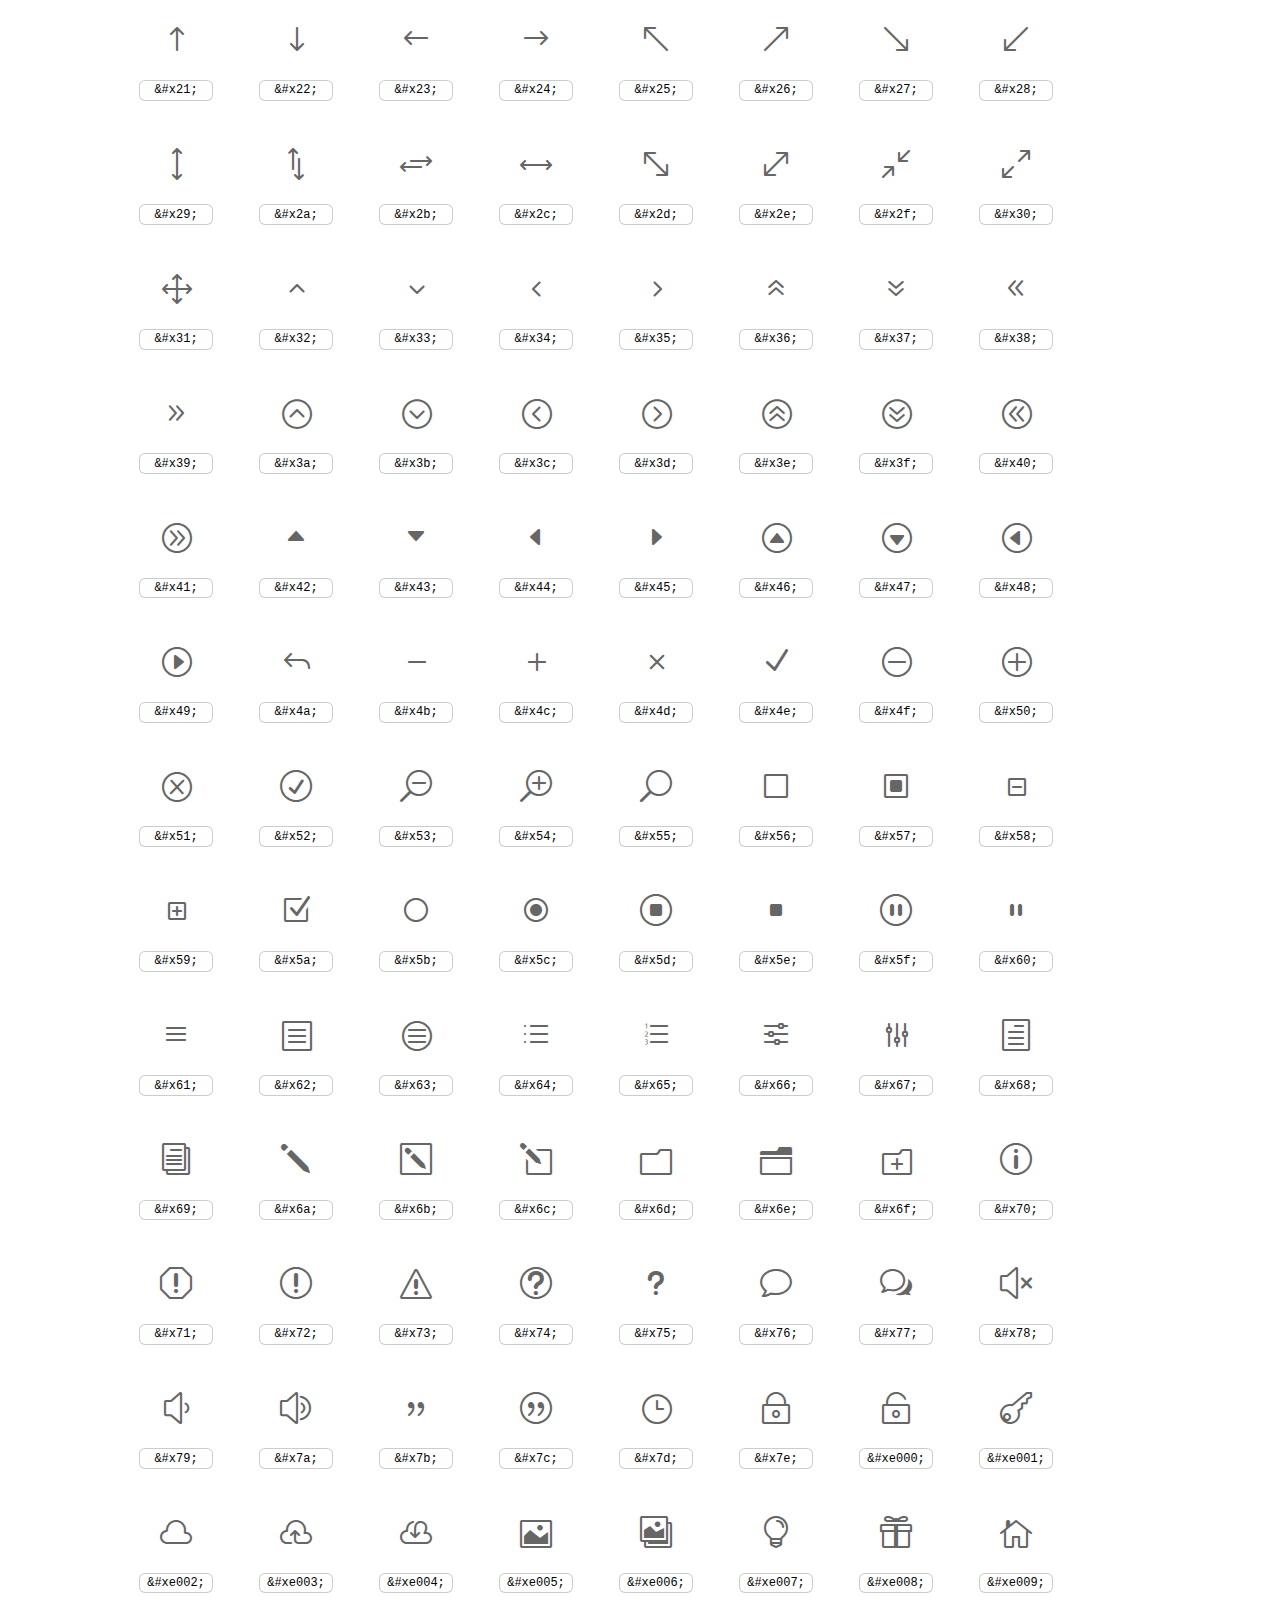
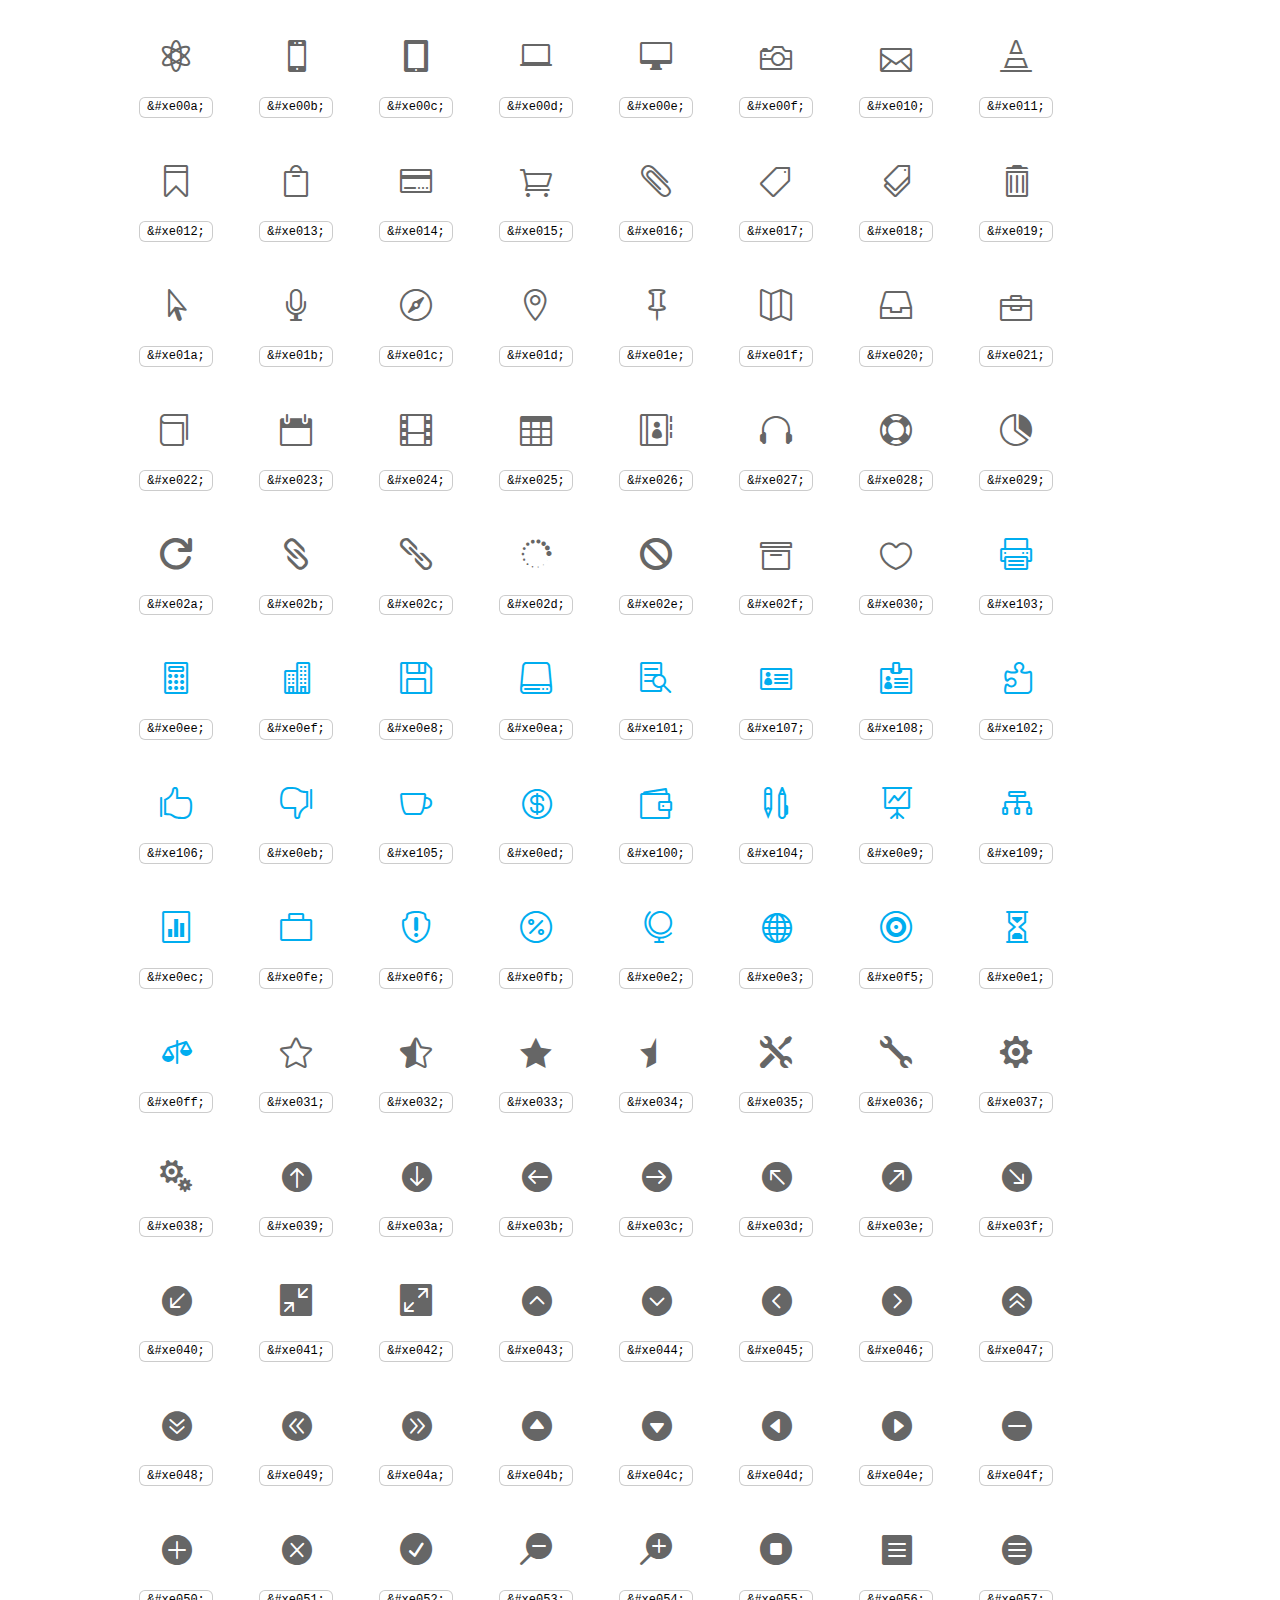
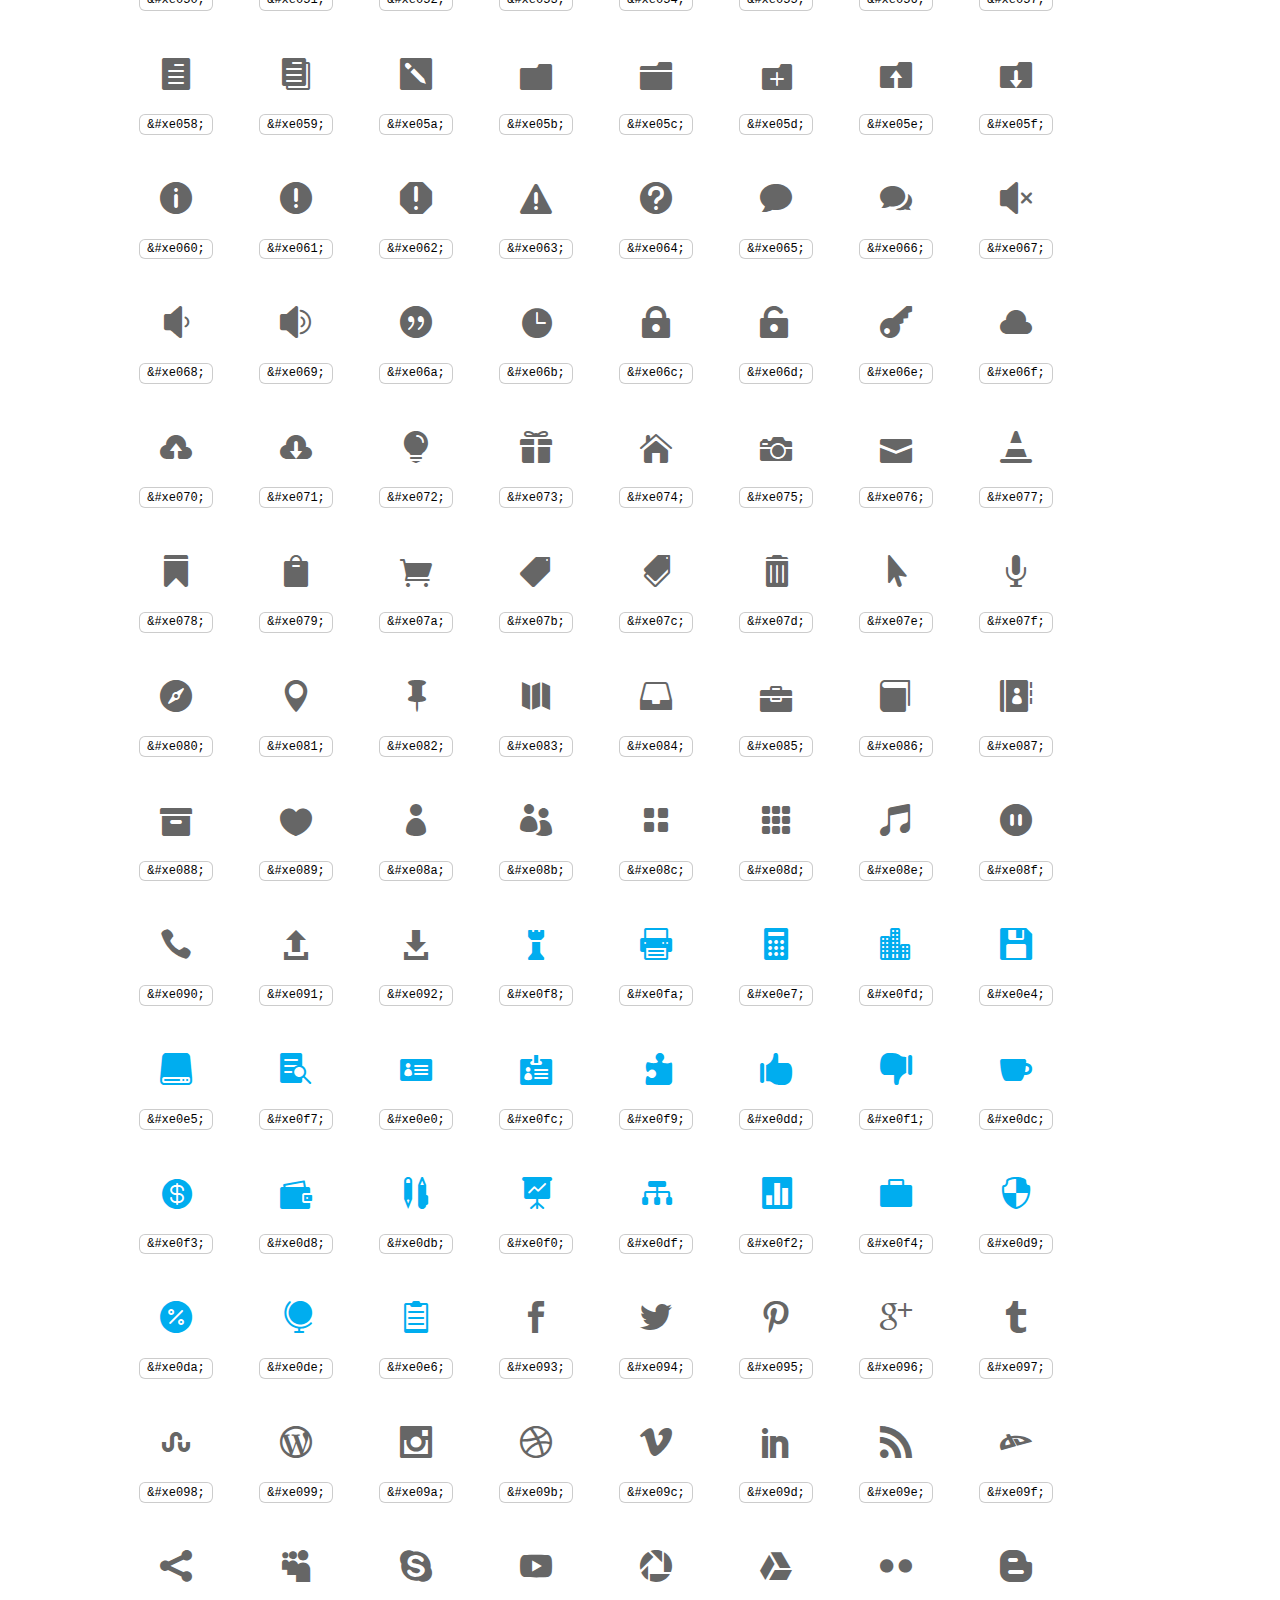
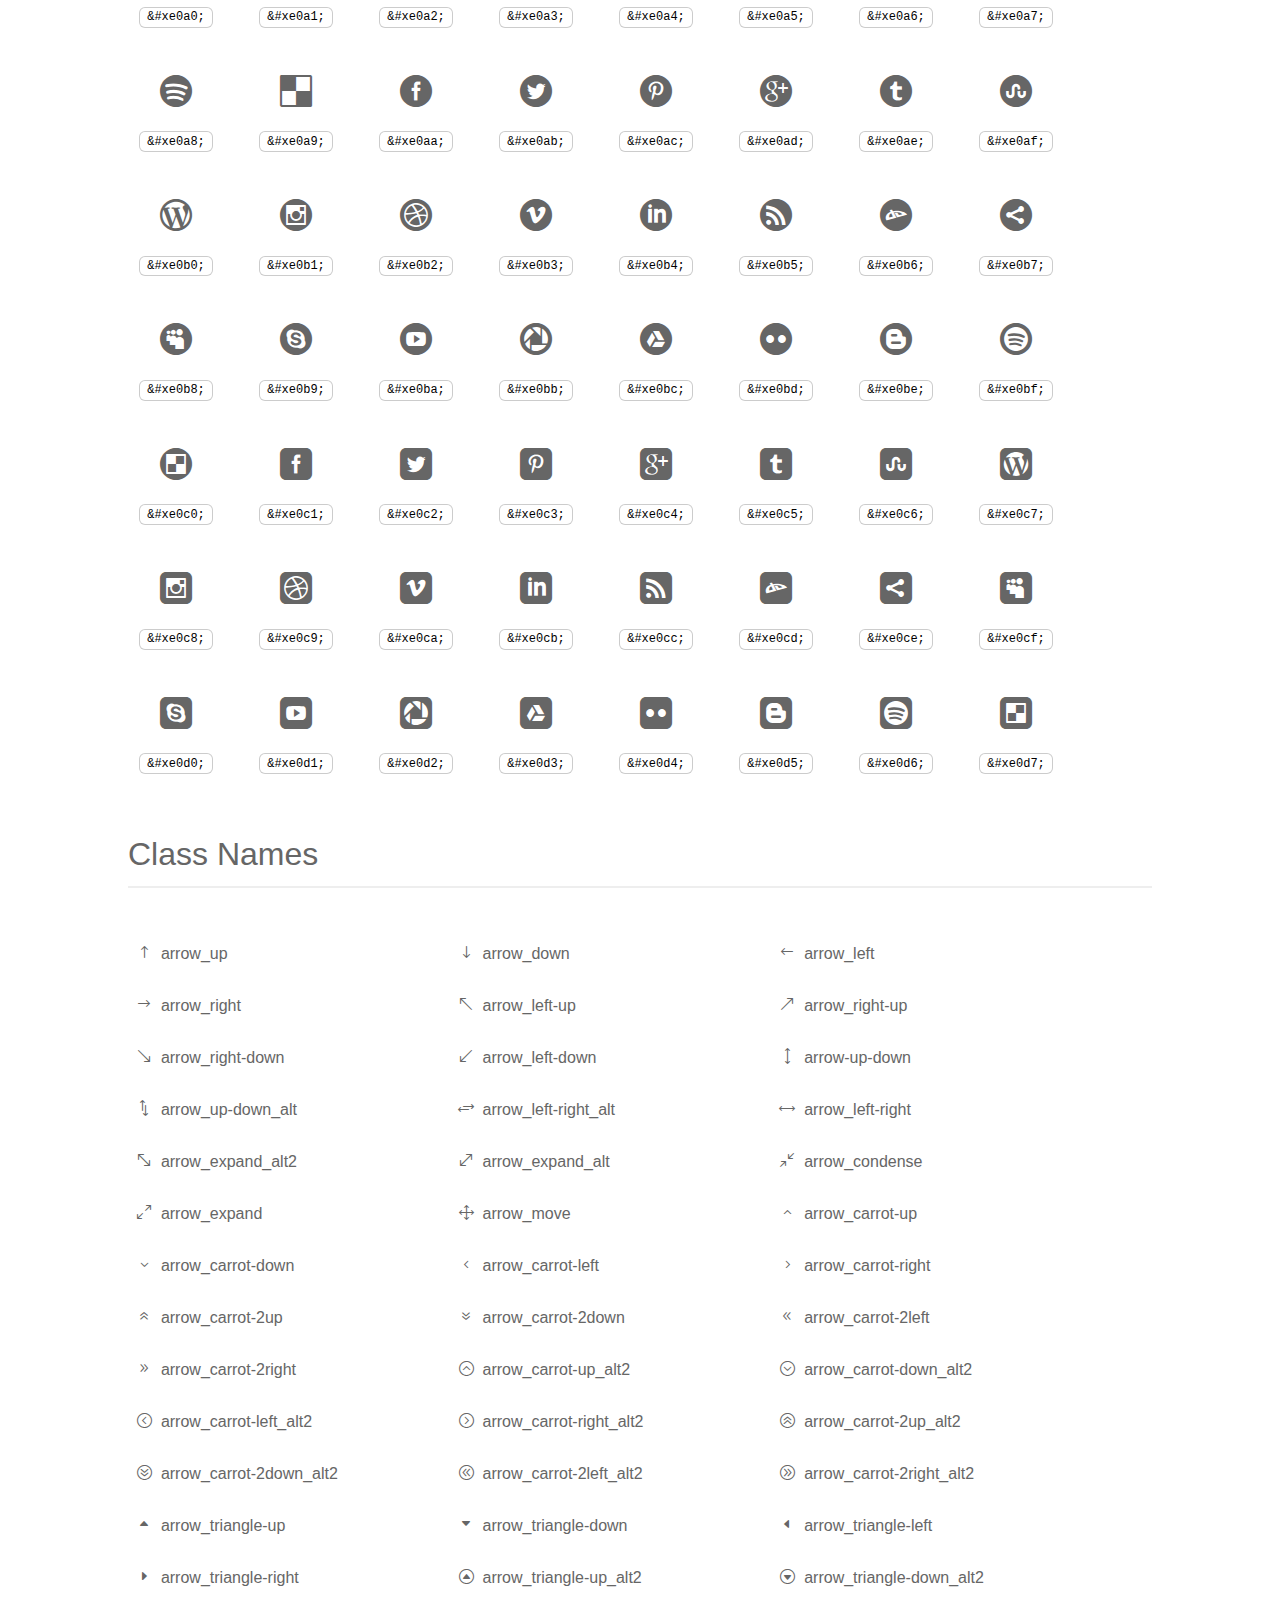
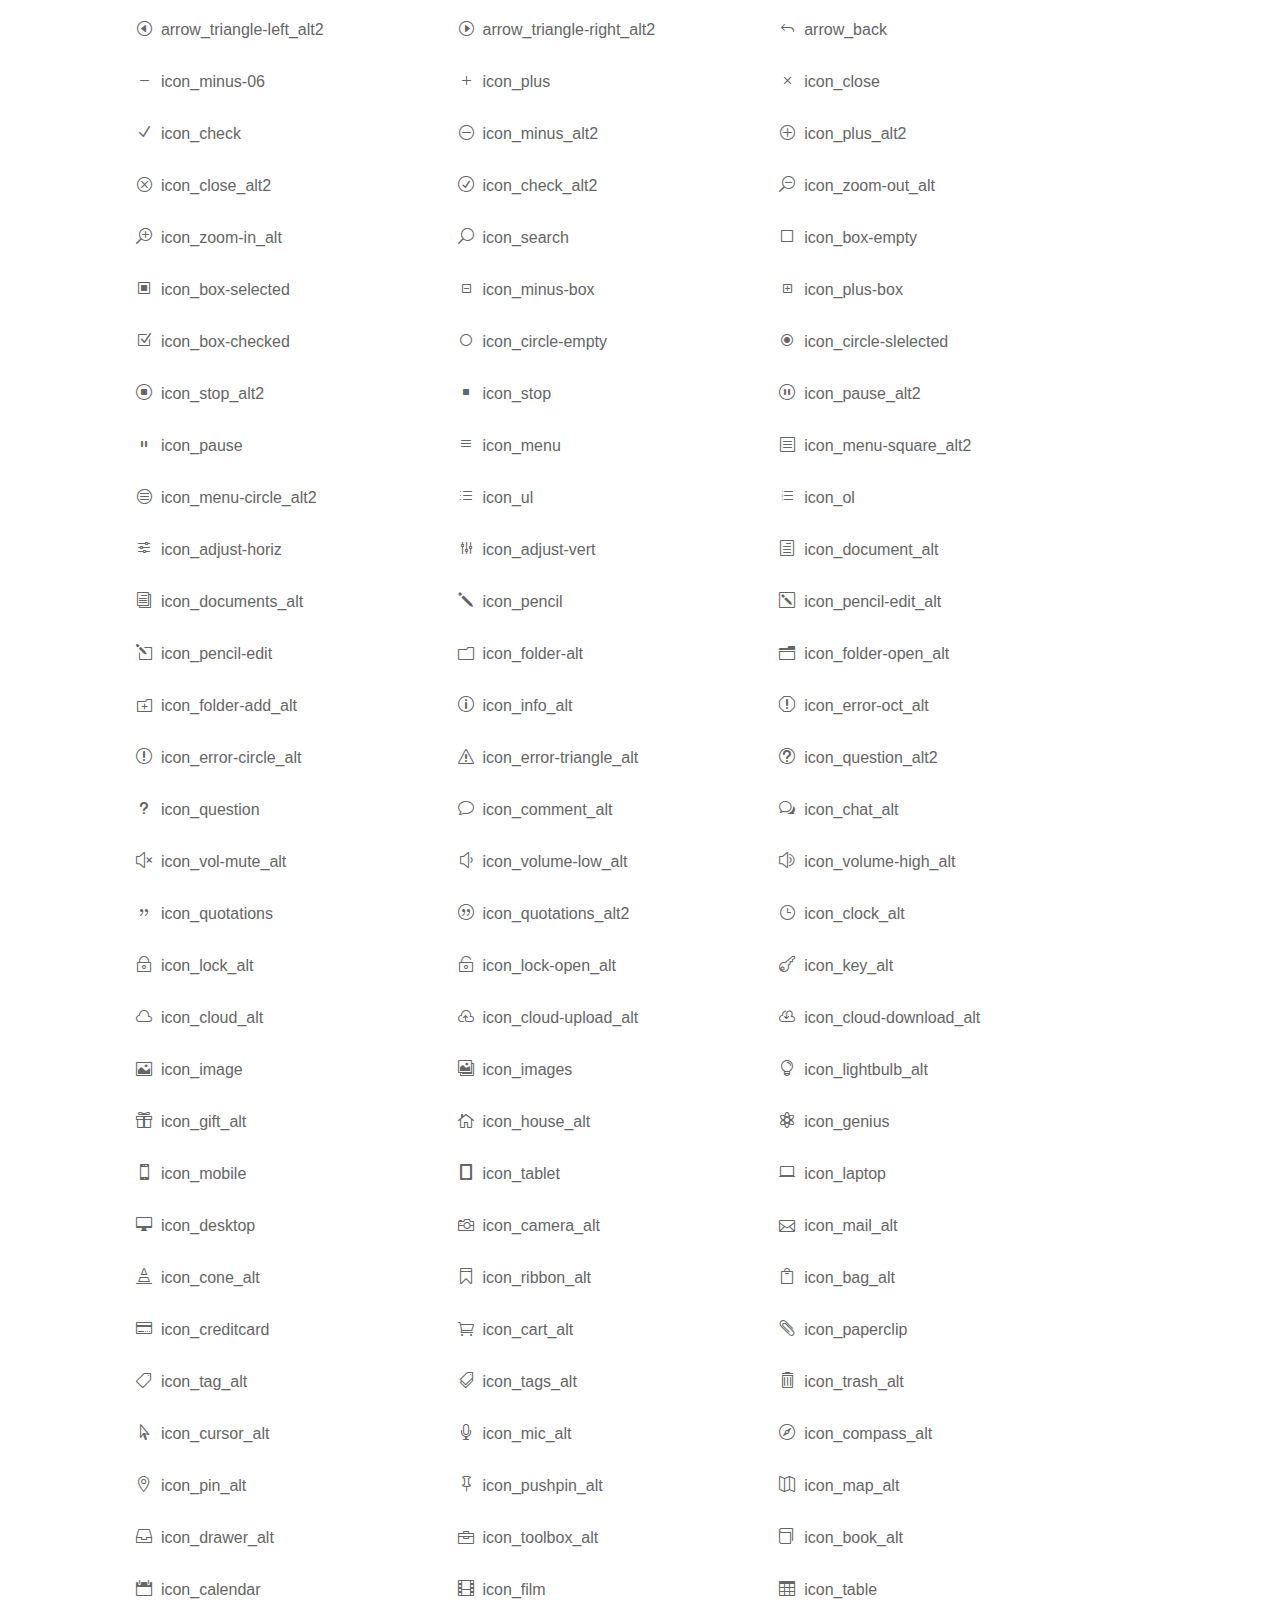
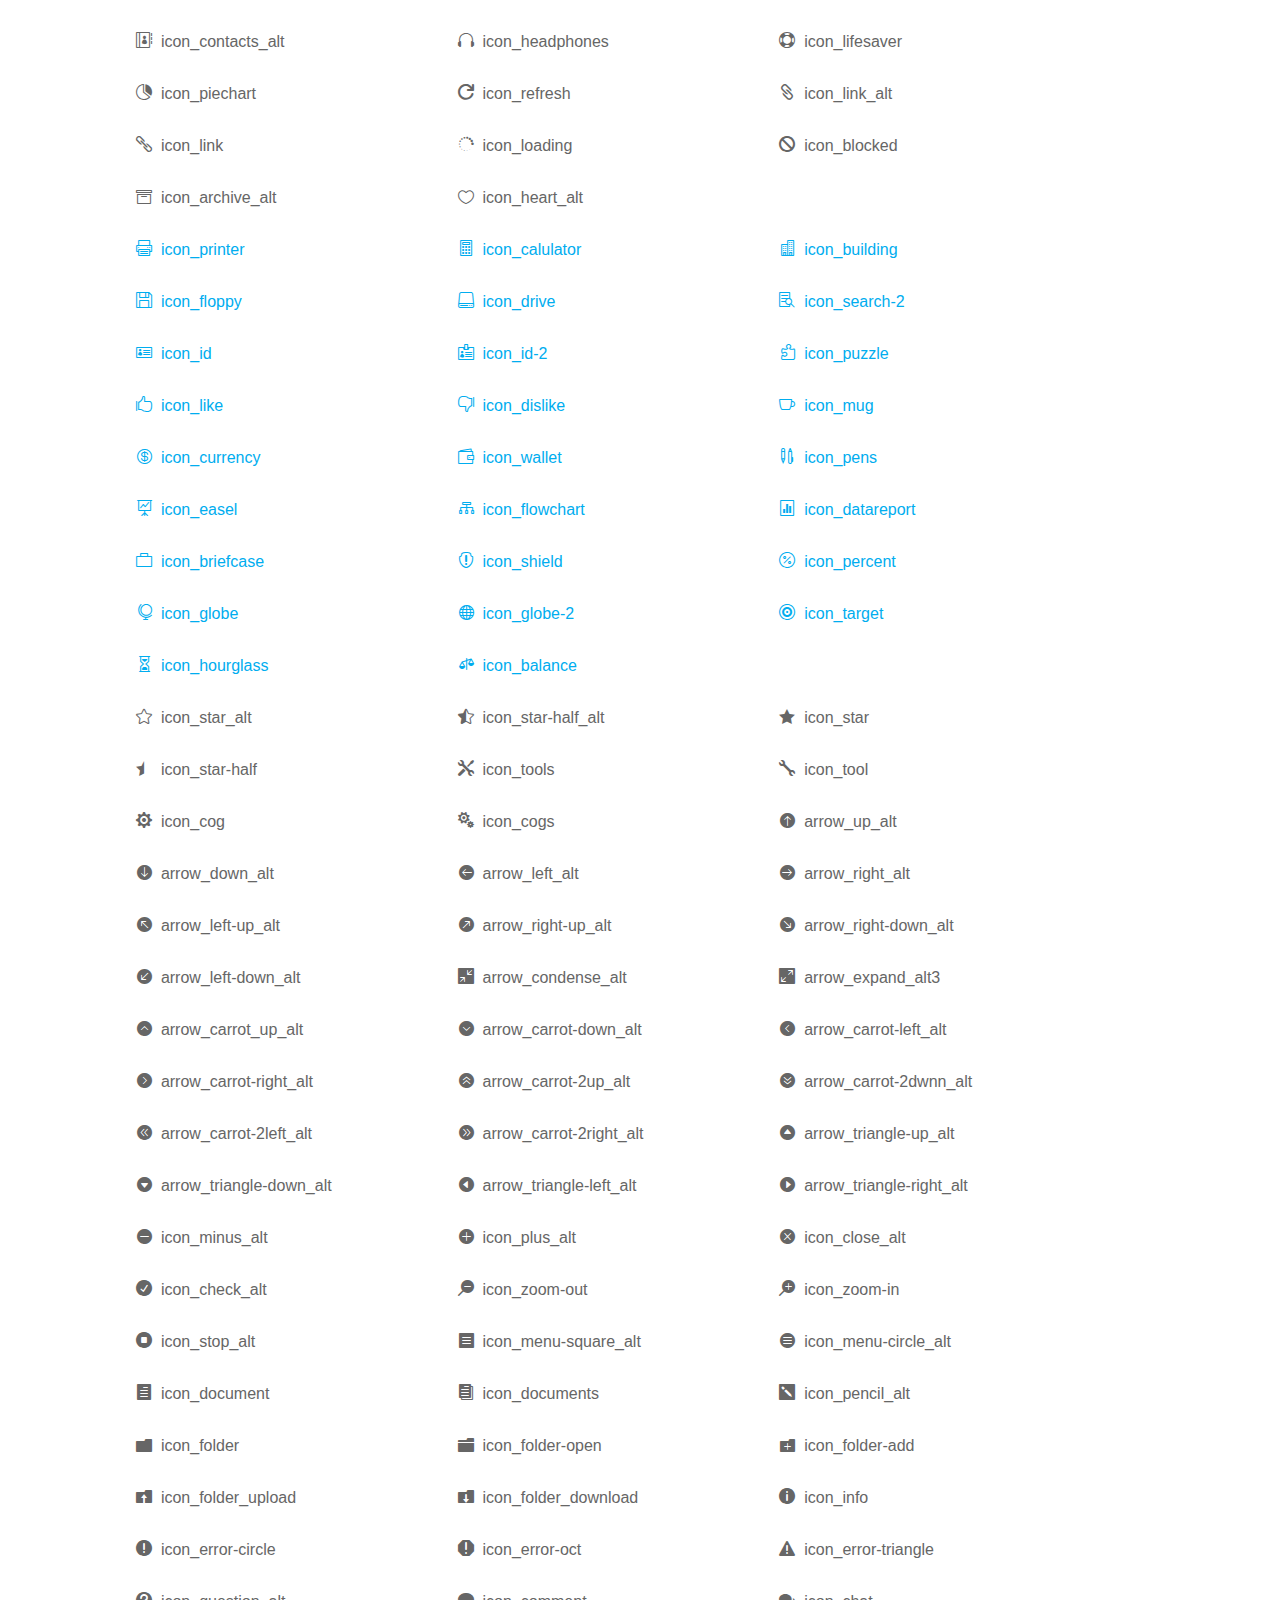
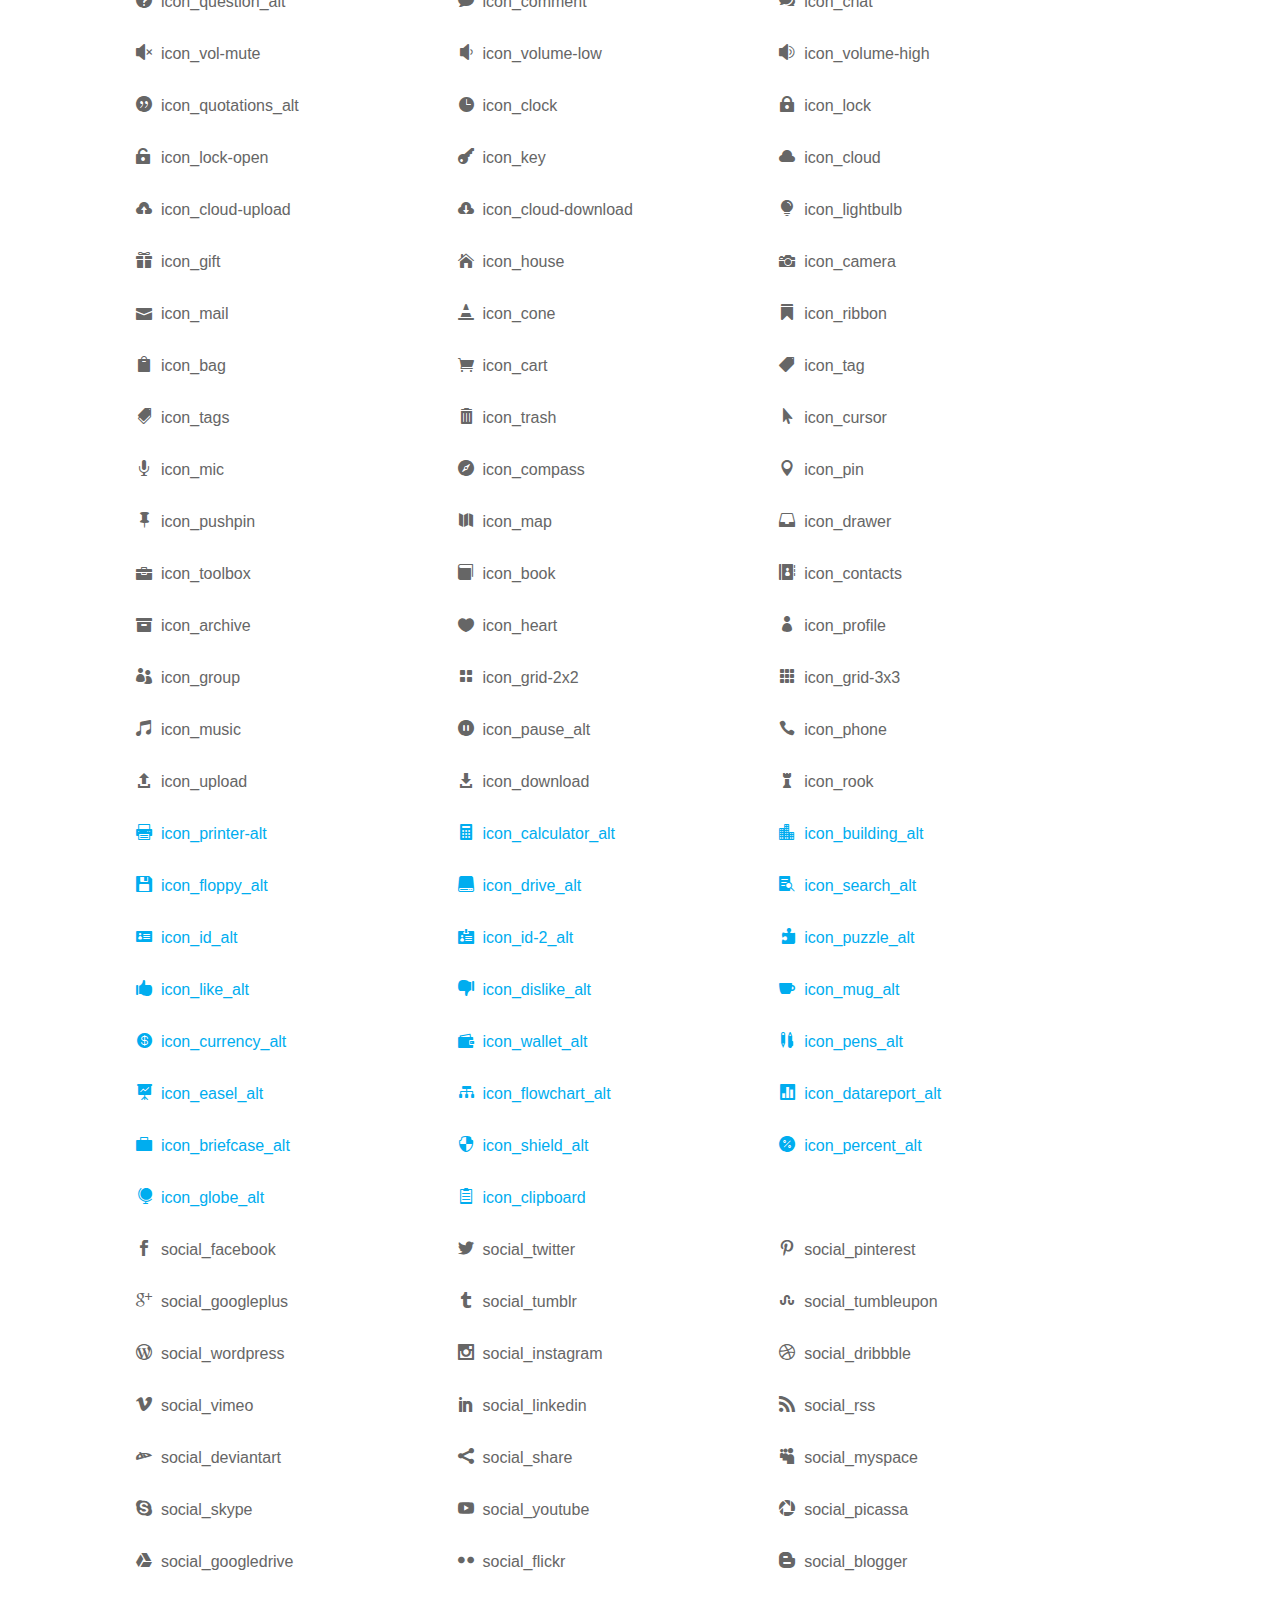
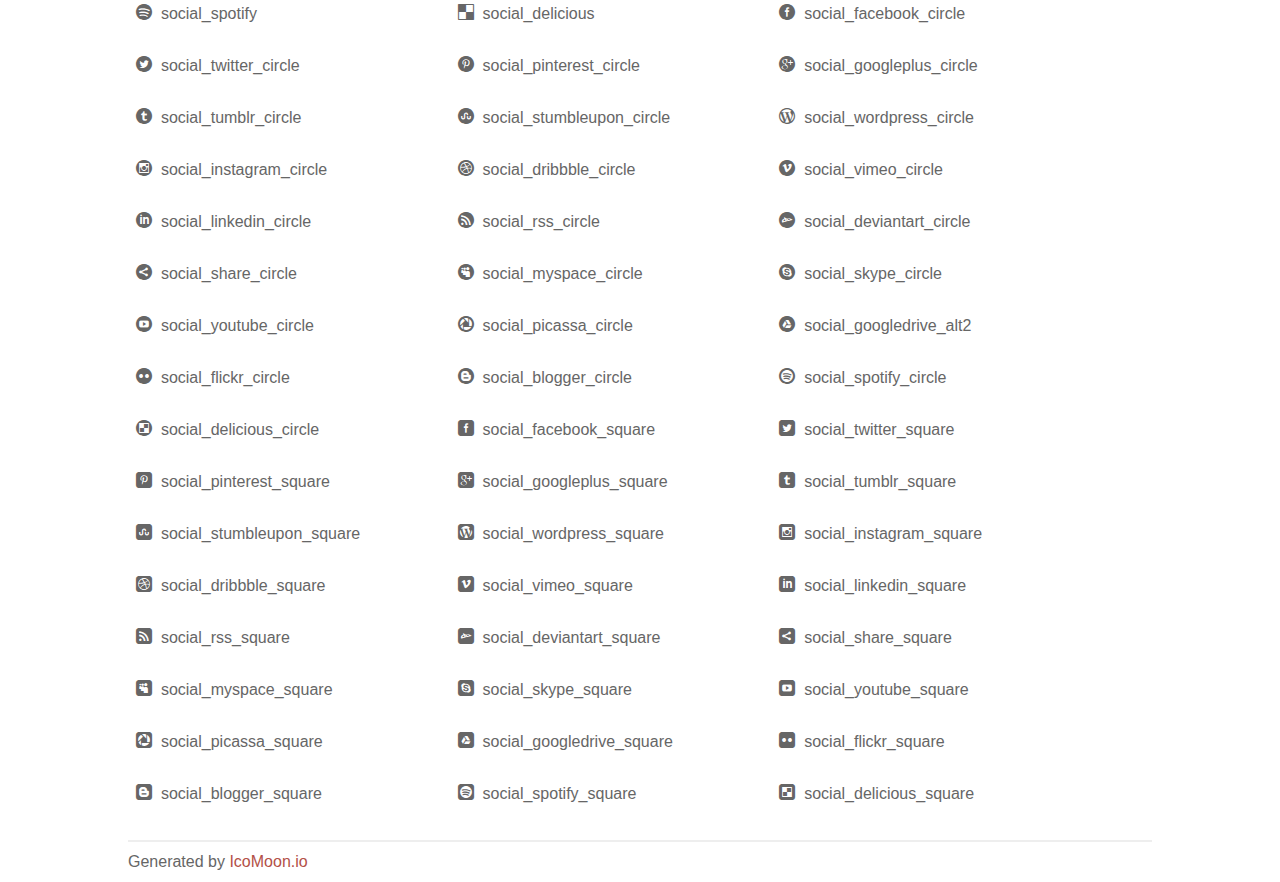
<file: css/icon_fonts/demo_icon_set_3.html>
<!doctype html>
<html>
<head>
<title>Your Font/Glyphs</title>
<link rel="stylesheet" href="css/icon_set_3.css" />
<!--[if lte IE 7]><script src="lte-ie7.js"></script><![endif]-->
<style>
	section, header, footer {display: block;}
	body {
		font-family: sans-serif;
		color: #666;
		line-height: 1.5;
		font-size: 1em;
	}
	* {
		-moz-box-sizing: border-box;
		-webkit-box-sizing: border-box;
		box-sizing: border-box;
		margin: 0;
		padding: 0;
	}
	.glyph {
		float: left;
		text-align: center;
		padding: .75em;
		margin: .4em 1.5em .75em 0;
		width: 6em;
		text-shadow: none;
	}
	
	.glyph input {
		font-family: consolas, monospace;
		font-size: 12px;
		width: 100%;
		text-align: center;
		border: 0;
		box-shadow: 0 0 0 1px #ccc;
		padding: .2em;
                -moz-border-radius: 5px;
                -webkit-border-radius: 5px;
	}
	
	

	.new {
		color:#00adef !important;
	}

	
	.w-main {
		width: 80%;
	}
	.centered {
		margin-left: auto;
		margin-right: auto;
	}
	.fs1 {
		font-size: 2em;
	}
	header {
		margin: 2em 0;
		padding-bottom: .5em;
		color: #666;
		box-shadow: 0 2px #eee;
	}
	header h1 {
		font-size: 2em;
		font-weight: normal;
	}
	.clearfix:before, .clearfix:after { content: ""; display: table; }
	.clearfix:after, .clear { clear: both; }
	footer {
		margin-top: 2em;
		padding: .5em 0;
		box-shadow: 0 -2px #eee;
	}
	a, a:visited {
		color: #B35047;
		text-decoration: none;
	}
	a:hover, a:focus {color: #000;}
	
	.box1 {
		font-size: 16px;
		display: inline-block;
		width: 30%;
		padding: .25em .5em;
		margin: 20px 10px 0 0;
	}
</style>
</head>
<body>

	<div class="w-main centered">
	<section class="mtm clearfix" id="glyphs">
	<div class="glyph">
		<div class="fs1" aria-hidden="true" data-icon="&#x21;"></div>
		<input type="text" readonly value="&amp;#x21;" />
	</div>
	<div class="glyph">
		<div class="fs1" aria-hidden="true" data-icon="&#x22;"></div>
		<input type="text" readonly value="&amp;#x22;" />
	</div>
	<div class="glyph">
		<div class="fs1" aria-hidden="true" data-icon="&#x23;"></div>
		<input type="text" readonly value="&amp;#x23;" />
	</div>
	<div class="glyph">
		<div class="fs1" aria-hidden="true" data-icon="&#x24;"></div>
		<input type="text" readonly value="&amp;#x24;" />
	</div>
	<div class="glyph">
		<div class="fs1" aria-hidden="true" data-icon="&#x25;"></div>
		<input type="text" readonly value="&amp;#x25;" />
	</div>
	<div class="glyph">
		<div class="fs1" aria-hidden="true" data-icon="&#x26;"></div>
		<input type="text" readonly value="&amp;#x26;" />
	</div>
	<div class="glyph">
		<div class="fs1" aria-hidden="true" data-icon="&#x27;"></div>
		<input type="text" readonly value="&amp;#x27;" />
	</div>
	<div class="glyph">
		<div class="fs1" aria-hidden="true" data-icon="&#x28;"></div>
		<input type="text" readonly value="&amp;#x28;" />
	</div>
	<div class="glyph">
		<div class="fs1" aria-hidden="true" data-icon="&#x29;"></div>
		<input type="text" readonly value="&amp;#x29;" />
	</div>
	<div class="glyph">
		<div class="fs1" aria-hidden="true" data-icon="&#x2a;"></div>
		<input type="text" readonly value="&amp;#x2a;" />
	</div>
	<div class="glyph">
		<div class="fs1" aria-hidden="true" data-icon="&#x2b;"></div>
		<input type="text" readonly value="&amp;#x2b;" />
	</div>
	<div class="glyph">
		<div class="fs1" aria-hidden="true" data-icon="&#x2c;"></div>
		<input type="text" readonly value="&amp;#x2c;" />
	</div>
	<div class="glyph">
		<div class="fs1" aria-hidden="true" data-icon="&#x2d;"></div>
		<input type="text" readonly value="&amp;#x2d;" />
	</div>
	<div class="glyph">
		<div class="fs1" aria-hidden="true" data-icon="&#x2e;"></div>
		<input type="text" readonly value="&amp;#x2e;" />
	</div>
	<div class="glyph">
		<div class="fs1" aria-hidden="true" data-icon="&#x2f;"></div>
		<input type="text" readonly value="&amp;#x2f;" />
	</div>
	<div class="glyph">
		<div class="fs1" aria-hidden="true" data-icon="&#x30;"></div>
		<input type="text" readonly value="&amp;#x30;" />
	</div>
	<div class="glyph">
		<div class="fs1" aria-hidden="true" data-icon="&#x31;"></div>
		<input type="text" readonly value="&amp;#x31;" />
	</div>
	<div class="glyph">
		<div class="fs1" aria-hidden="true" data-icon="&#x32;"></div>
		<input type="text" readonly value="&amp;#x32;" />
	</div>
	<div class="glyph">
		<div class="fs1" aria-hidden="true" data-icon="&#x33;"></div>
		<input type="text" readonly value="&amp;#x33;" />
	</div>
	<div class="glyph">
		<div class="fs1" aria-hidden="true" data-icon="&#x34;"></div>
		<input type="text" readonly value="&amp;#x34;" />
	</div>
	<div class="glyph">
		<div class="fs1" aria-hidden="true" data-icon="&#x35;"></div>
		<input type="text" readonly value="&amp;#x35;" />
	</div>
	<div class="glyph">
		<div class="fs1" aria-hidden="true" data-icon="&#x36;"></div>
		<input type="text" readonly value="&amp;#x36;" />
	</div>
	<div class="glyph">
		<div class="fs1" aria-hidden="true" data-icon="&#x37;"></div>
		<input type="text" readonly value="&amp;#x37;" />
	</div>
	<div class="glyph">
		<div class="fs1" aria-hidden="true" data-icon="&#x38;"></div>
		<input type="text" readonly value="&amp;#x38;" />
	</div>
	<div class="glyph">
		<div class="fs1" aria-hidden="true" data-icon="&#x39;"></div>
		<input type="text" readonly value="&amp;#x39;" />
	</div>
	<div class="glyph">
		<div class="fs1" aria-hidden="true" data-icon="&#x3a;"></div>
		<input type="text" readonly value="&amp;#x3a;" />
	</div>
	<div class="glyph">
		<div class="fs1" aria-hidden="true" data-icon="&#x3b;"></div>
		<input type="text" readonly value="&amp;#x3b;" />
	</div>
	<div class="glyph">
		<div class="fs1" aria-hidden="true" data-icon="&#x3c;"></div>
		<input type="text" readonly value="&amp;#x3c;" />
	</div>
	<div class="glyph">
		<div class="fs1" aria-hidden="true" data-icon="&#x3d;"></div>
		<input type="text" readonly value="&amp;#x3d;" />
	</div>
	<div class="glyph">
		<div class="fs1" aria-hidden="true" data-icon="&#x3e;"></div>
		<input type="text" readonly value="&amp;#x3e;" />
	</div>
	<div class="glyph">
		<div class="fs1" aria-hidden="true" data-icon="&#x3f;"></div>
		<input type="text" readonly value="&amp;#x3f;" />
	</div>
	<div class="glyph">
		<div class="fs1" aria-hidden="true" data-icon="&#x40;"></div>
		<input type="text" readonly value="&amp;#x40;" />
	</div>
	<div class="glyph">
		<div class="fs1" aria-hidden="true" data-icon="&#x41;"></div>
		<input type="text" readonly value="&amp;#x41;" />
	</div>
	<div class="glyph">
		<div class="fs1" aria-hidden="true" data-icon="&#x42;"></div>
		<input type="text" readonly value="&amp;#x42;" />
	</div>
	<div class="glyph">
		<div class="fs1" aria-hidden="true" data-icon="&#x43;"></div>
		<input type="text" readonly value="&amp;#x43;" />
	</div>
	<div class="glyph">
		<div class="fs1" aria-hidden="true" data-icon="&#x44;"></div>
		<input type="text" readonly value="&amp;#x44;" />
	</div>
	<div class="glyph">
		<div class="fs1" aria-hidden="true" data-icon="&#x45;"></div>
		<input type="text" readonly value="&amp;#x45;" />
	</div>
	<div class="glyph">
		<div class="fs1" aria-hidden="true" data-icon="&#x46;"></div>
		<input type="text" readonly value="&amp;#x46;" />
	</div>
	<div class="glyph">
		<div class="fs1" aria-hidden="true" data-icon="&#x47;"></div>
		<input type="text" readonly value="&amp;#x47;" />
	</div>
	<div class="glyph">
		<div class="fs1" aria-hidden="true" data-icon="&#x48;"></div>
		<input type="text" readonly value="&amp;#x48;" />
	</div>
	<div class="glyph">
		<div class="fs1" aria-hidden="true" data-icon="&#x49;"></div>
		<input type="text" readonly value="&amp;#x49;" />
	</div>
	<div class="glyph">
		<div class="fs1" aria-hidden="true" data-icon="&#x4a;"></div>
		<input type="text" readonly value="&amp;#x4a;" />
	</div>
	<div class="glyph">
		<div class="fs1" aria-hidden="true" data-icon="&#x4b;"></div>
		<input type="text" readonly value="&amp;#x4b;" />
	</div>
	<div class="glyph">
		<div class="fs1" aria-hidden="true" data-icon="&#x4c;"></div>
		<input type="text" readonly value="&amp;#x4c;" />
	</div>
	<div class="glyph">
		<div class="fs1" aria-hidden="true" data-icon="&#x4d;"></div>
		<input type="text" readonly value="&amp;#x4d;" />
	</div>
	<div class="glyph">
		<div class="fs1" aria-hidden="true" data-icon="&#x4e;"></div>
		<input type="text" readonly value="&amp;#x4e;" />
	</div>
	<div class="glyph">
		<div class="fs1" aria-hidden="true" data-icon="&#x4f;"></div>
		<input type="text" readonly value="&amp;#x4f;" />
	</div>
	<div class="glyph">
		<div class="fs1" aria-hidden="true" data-icon="&#x50;"></div>
		<input type="text" readonly value="&amp;#x50;" />
	</div>
	<div class="glyph">
		<div class="fs1" aria-hidden="true" data-icon="&#x51;"></div>
		<input type="text" readonly value="&amp;#x51;" />
	</div>
	<div class="glyph">
		<div class="fs1" aria-hidden="true" data-icon="&#x52;"></div>
		<input type="text" readonly value="&amp;#x52;" />
	</div>
	<div class="glyph">
		<div class="fs1" aria-hidden="true" data-icon="&#x53;"></div>
		<input type="text" readonly value="&amp;#x53;" />
	</div>
	<div class="glyph">
		<div class="fs1" aria-hidden="true" data-icon="&#x54;"></div>
		<input type="text" readonly value="&amp;#x54;" />
	</div>
	<div class="glyph">
		<div class="fs1" aria-hidden="true" data-icon="&#x55;"></div>
		<input type="text" readonly value="&amp;#x55;" />
	</div>
	<div class="glyph">
		<div class="fs1" aria-hidden="true" data-icon="&#x56;"></div>
		<input type="text" readonly value="&amp;#x56;" />
	</div>
	<div class="glyph">
		<div class="fs1" aria-hidden="true" data-icon="&#x57;"></div>
		<input type="text" readonly value="&amp;#x57;" />
	</div>
	<div class="glyph">
		<div class="fs1" aria-hidden="true" data-icon="&#x58;"></div>
		<input type="text" readonly value="&amp;#x58;" />
	</div>
	<div class="glyph">
		<div class="fs1" aria-hidden="true" data-icon="&#x59;"></div>
		<input type="text" readonly value="&amp;#x59;" />
	</div>
	<div class="glyph">
		<div class="fs1" aria-hidden="true" data-icon="&#x5a;"></div>
		<input type="text" readonly value="&amp;#x5a;" />
	</div>
	<div class="glyph">
		<div class="fs1" aria-hidden="true" data-icon="&#x5b;"></div>
		<input type="text" readonly value="&amp;#x5b;" />
	</div>
	<div class="glyph">
		<div class="fs1" aria-hidden="true" data-icon="&#x5c;"></div>
		<input type="text" readonly value="&amp;#x5c;" />
	</div>
	<div class="glyph">
		<div class="fs1" aria-hidden="true" data-icon="&#x5d;"></div>
		<input type="text" readonly value="&amp;#x5d;" />
	</div>
	<div class="glyph">
		<div class="fs1" aria-hidden="true" data-icon="&#x5e;"></div>
		<input type="text" readonly value="&amp;#x5e;" />
	</div>
	<div class="glyph">
		<div class="fs1" aria-hidden="true" data-icon="&#x5f;"></div>
		<input type="text" readonly value="&amp;#x5f;" />
	</div>
	<div class="glyph">
		<div class="fs1" aria-hidden="true" data-icon="&#x60;"></div>
		<input type="text" readonly value="&amp;#x60;" />
	</div>
	<div class="glyph">
		<div class="fs1" aria-hidden="true" data-icon="&#x61;"></div>
		<input type="text" readonly value="&amp;#x61;" />
	</div>
	<div class="glyph">
		<div class="fs1" aria-hidden="true" data-icon="&#x62;"></div>
		<input type="text" readonly value="&amp;#x62;" />
	</div>
	<div class="glyph">
		<div class="fs1" aria-hidden="true" data-icon="&#x63;"></div>
		<input type="text" readonly value="&amp;#x63;" />
	</div>
	<div class="glyph">
		<div class="fs1" aria-hidden="true" data-icon="&#x64;"></div>
		<input type="text" readonly value="&amp;#x64;" />
	</div>
	<div class="glyph">
		<div class="fs1" aria-hidden="true" data-icon="&#x65;"></div>
		<input type="text" readonly value="&amp;#x65;" />
	</div>
	<div class="glyph">
		<div class="fs1" aria-hidden="true" data-icon="&#x66;"></div>
		<input type="text" readonly value="&amp;#x66;" />
	</div>
	<div class="glyph">
		<div class="fs1" aria-hidden="true" data-icon="&#x67;"></div>
		<input type="text" readonly value="&amp;#x67;" />
	</div>
	<div class="glyph">
		<div class="fs1" aria-hidden="true" data-icon="&#x68;"></div>
		<input type="text" readonly value="&amp;#x68;" />
	</div>
	<div class="glyph">
		<div class="fs1" aria-hidden="true" data-icon="&#x69;"></div>
		<input type="text" readonly value="&amp;#x69;" />
	</div>
	<div class="glyph">
		<div class="fs1" aria-hidden="true" data-icon="&#x6a;"></div>
		<input type="text" readonly value="&amp;#x6a;" />
	</div>
	<div class="glyph">
		<div class="fs1" aria-hidden="true" data-icon="&#x6b;"></div>
		<input type="text" readonly value="&amp;#x6b;" />
	</div>
	<div class="glyph">
		<div class="fs1" aria-hidden="true" data-icon="&#x6c;"></div>
		<input type="text" readonly value="&amp;#x6c;" />
	</div>
	<div class="glyph">
		<div class="fs1" aria-hidden="true" data-icon="&#x6d;"></div>
		<input type="text" readonly value="&amp;#x6d;" />
	</div>
	<div class="glyph">
		<div class="fs1" aria-hidden="true" data-icon="&#x6e;"></div>
		<input type="text" readonly value="&amp;#x6e;" />
	</div>
	<div class="glyph">
		<div class="fs1" aria-hidden="true" data-icon="&#x6f;"></div>
		<input type="text" readonly value="&amp;#x6f;" />
	</div>
	<div class="glyph">
		<div class="fs1" aria-hidden="true" data-icon="&#x70;"></div>
		<input type="text" readonly value="&amp;#x70;" />
	</div>
	<div class="glyph">
		<div class="fs1" aria-hidden="true" data-icon="&#x71;"></div>
		<input type="text" readonly value="&amp;#x71;" />
	</div>
	<div class="glyph">
		<div class="fs1" aria-hidden="true" data-icon="&#x72;"></div>
		<input type="text" readonly value="&amp;#x72;" />
	</div>
	<div class="glyph">
		<div class="fs1" aria-hidden="true" data-icon="&#x73;"></div>
		<input type="text" readonly value="&amp;#x73;" />
	</div>
	<div class="glyph">
		<div class="fs1" aria-hidden="true" data-icon="&#x74;"></div>
		<input type="text" readonly value="&amp;#x74;" />
	</div>
	<div class="glyph">
		<div class="fs1" aria-hidden="true" data-icon="&#x75;"></div>
		<input type="text" readonly value="&amp;#x75;" />
	</div>
	<div class="glyph">
		<div class="fs1" aria-hidden="true" data-icon="&#x76;"></div>
		<input type="text" readonly value="&amp;#x76;" />
	</div>
	<div class="glyph">
		<div class="fs1" aria-hidden="true" data-icon="&#x77;"></div>
		<input type="text" readonly value="&amp;#x77;" />
	</div>
	<div class="glyph">
		<div class="fs1" aria-hidden="true" data-icon="&#x78;"></div>
		<input type="text" readonly value="&amp;#x78;" />
	</div>
	<div class="glyph">
		<div class="fs1" aria-hidden="true" data-icon="&#x79;"></div>
		<input type="text" readonly value="&amp;#x79;" />
	</div>
	<div class="glyph">
		<div class="fs1" aria-hidden="true" data-icon="&#x7a;"></div>
		<input type="text" readonly value="&amp;#x7a;" />
	</div>
	<div class="glyph">
		<div class="fs1" aria-hidden="true" data-icon="&#x7b;"></div>
		<input type="text" readonly value="&amp;#x7b;" />
	</div>
	<div class="glyph">
		<div class="fs1" aria-hidden="true" data-icon="&#x7c;"></div>
		<input type="text" readonly value="&amp;#x7c;" />
	</div>
	<div class="glyph">
		<div class="fs1" aria-hidden="true" data-icon="&#x7d;"></div>
		<input type="text" readonly value="&amp;#x7d;" />
	</div>
	<div class="glyph">
		<div class="fs1" aria-hidden="true" data-icon="&#x7e;"></div>
		<input type="text" readonly value="&amp;#x7e;" />
	</div>
	<div class="glyph">
		<div class="fs1" aria-hidden="true" data-icon="&#xe000;"></div>
		<input type="text" readonly value="&amp;#xe000;" />
	</div>
	<div class="glyph">
		<div class="fs1" aria-hidden="true" data-icon="&#xe001;"></div>
		<input type="text" readonly value="&amp;#xe001;" />
	</div>
	<div class="glyph">
		<div class="fs1" aria-hidden="true" data-icon="&#xe002;"></div>
		<input type="text" readonly value="&amp;#xe002;" />
	</div>
	<div class="glyph">
		<div class="fs1" aria-hidden="true" data-icon="&#xe003;"></div>
		<input type="text" readonly value="&amp;#xe003;" />
	</div>
	<div class="glyph">
		<div class="fs1" aria-hidden="true" data-icon="&#xe004;"></div>
		<input type="text" readonly value="&amp;#xe004;" />
	</div>
	<div class="glyph">
		<div class="fs1" aria-hidden="true" data-icon="&#xe005;"></div>
		<input type="text" readonly value="&amp;#xe005;" />
	</div>
	<div class="glyph">
		<div class="fs1" aria-hidden="true" data-icon="&#xe006;"></div>
		<input type="text" readonly value="&amp;#xe006;" />
	</div>
	<div class="glyph">
		<div class="fs1" aria-hidden="true" data-icon="&#xe007;"></div>
		<input type="text" readonly value="&amp;#xe007;" />
	</div>
	<div class="glyph">
		<div class="fs1" aria-hidden="true" data-icon="&#xe008;"></div>
		<input type="text" readonly value="&amp;#xe008;" />
	</div>
	<div class="glyph">
		<div class="fs1" aria-hidden="true" data-icon="&#xe009;"></div>
		<input type="text" readonly value="&amp;#xe009;" />
	</div>
	<div class="glyph">
		<div class="fs1" aria-hidden="true" data-icon="&#xe00a;"></div>
		<input type="text" readonly value="&amp;#xe00a;" />
	</div>
	<div class="glyph">
		<div class="fs1" aria-hidden="true" data-icon="&#xe00b;"></div>
		<input type="text" readonly value="&amp;#xe00b;" />
	</div>
	<div class="glyph">
		<div class="fs1" aria-hidden="true" data-icon="&#xe00c;"></div>
		<input type="text" readonly value="&amp;#xe00c;" />
	</div>
	<div class="glyph">
		<div class="fs1" aria-hidden="true" data-icon="&#xe00d;"></div>
		<input type="text" readonly value="&amp;#xe00d;" />
	</div>
	<div class="glyph">
		<div class="fs1" aria-hidden="true" data-icon="&#xe00e;"></div>
		<input type="text" readonly value="&amp;#xe00e;" />
	</div>
	<div class="glyph">
		<div class="fs1" aria-hidden="true" data-icon="&#xe00f;"></div>
		<input type="text" readonly value="&amp;#xe00f;" />
	</div>
	<div class="glyph">
		<div class="fs1" aria-hidden="true" data-icon="&#xe010;"></div>
		<input type="text" readonly value="&amp;#xe010;" />
	</div>
	<div class="glyph">
		<div class="fs1" aria-hidden="true" data-icon="&#xe011;"></div>
		<input type="text" readonly value="&amp;#xe011;" />
	</div>
	<div class="glyph">
		<div class="fs1" aria-hidden="true" data-icon="&#xe012;"></div>
		<input type="text" readonly value="&amp;#xe012;" />
	</div>
	<div class="glyph">
		<div class="fs1" aria-hidden="true" data-icon="&#xe013;"></div>
		<input type="text" readonly value="&amp;#xe013;" />
	</div>
	<div class="glyph">
		<div class="fs1" aria-hidden="true" data-icon="&#xe014;"></div>
		<input type="text" readonly value="&amp;#xe014;" />
	</div>
	<div class="glyph">
		<div class="fs1" aria-hidden="true" data-icon="&#xe015;"></div>
		<input type="text" readonly value="&amp;#xe015;" />
	</div>
	<div class="glyph">
		<div class="fs1" aria-hidden="true" data-icon="&#xe016;"></div>
		<input type="text" readonly value="&amp;#xe016;" />
	</div>
	<div class="glyph">
		<div class="fs1" aria-hidden="true" data-icon="&#xe017;"></div>
		<input type="text" readonly value="&amp;#xe017;" />
	</div>
	<div class="glyph">
		<div class="fs1" aria-hidden="true" data-icon="&#xe018;"></div>
		<input type="text" readonly value="&amp;#xe018;" />
	</div>
	<div class="glyph">
		<div class="fs1" aria-hidden="true" data-icon="&#xe019;"></div>
		<input type="text" readonly value="&amp;#xe019;" />
	</div>
	<div class="glyph">
		<div class="fs1" aria-hidden="true" data-icon="&#xe01a;"></div>
		<input type="text" readonly value="&amp;#xe01a;" />
	</div>
	<div class="glyph">
		<div class="fs1" aria-hidden="true" data-icon="&#xe01b;"></div>
		<input type="text" readonly value="&amp;#xe01b;" />
	</div>
	<div class="glyph">
		<div class="fs1" aria-hidden="true" data-icon="&#xe01c;"></div>
		<input type="text" readonly value="&amp;#xe01c;" />
	</div>
	<div class="glyph">
		<div class="fs1" aria-hidden="true" data-icon="&#xe01d;"></div>
		<input type="text" readonly value="&amp;#xe01d;" />
	</div>
	<div class="glyph">
		<div class="fs1" aria-hidden="true" data-icon="&#xe01e;"></div>
		<input type="text" readonly value="&amp;#xe01e;" />
	</div>
	<div class="glyph">
		<div class="fs1" aria-hidden="true" data-icon="&#xe01f;"></div>
		<input type="text" readonly value="&amp;#xe01f;" />
	</div>
	<div class="glyph">
		<div class="fs1" aria-hidden="true" data-icon="&#xe020;"></div>
		<input type="text" readonly value="&amp;#xe020;" />
	</div>
	<div class="glyph">
		<div class="fs1" aria-hidden="true" data-icon="&#xe021;"></div>
		<input type="text" readonly value="&amp;#xe021;" />
	</div>
	<div class="glyph">
		<div class="fs1" aria-hidden="true" data-icon="&#xe022;"></div>
		<input type="text" readonly value="&amp;#xe022;" />
	</div>
	<div class="glyph">
		<div class="fs1" aria-hidden="true" data-icon="&#xe023;"></div>
		<input type="text" readonly value="&amp;#xe023;" />
	</div>
	<div class="glyph">
		<div class="fs1" aria-hidden="true" data-icon="&#xe024;"></div>
		<input type="text" readonly value="&amp;#xe024;" />
	</div>
	<div class="glyph">
		<div class="fs1" aria-hidden="true" data-icon="&#xe025;"></div>
		<input type="text" readonly value="&amp;#xe025;" />
	</div>
	<div class="glyph">
		<div class="fs1" aria-hidden="true" data-icon="&#xe026;"></div>
		<input type="text" readonly value="&amp;#xe026;" />
	</div>
	<div class="glyph">
		<div class="fs1" aria-hidden="true" data-icon="&#xe027;"></div>
		<input type="text" readonly value="&amp;#xe027;" />
	</div>
	<div class="glyph">
		<div class="fs1" aria-hidden="true" data-icon="&#xe028;"></div>
		<input type="text" readonly value="&amp;#xe028;" />
	</div>
	<div class="glyph">
		<div class="fs1" aria-hidden="true" data-icon="&#xe029;"></div>
		<input type="text" readonly value="&amp;#xe029;" />
	</div>
	<div class="glyph">
		<div class="fs1" aria-hidden="true" data-icon="&#xe02a;"></div>
		<input type="text" readonly value="&amp;#xe02a;" />
	</div>
	<div class="glyph">
		<div class="fs1" aria-hidden="true" data-icon="&#xe02b;"></div>
		<input type="text" readonly value="&amp;#xe02b;" />
	</div>
	<div class="glyph">
		<div class="fs1" aria-hidden="true" data-icon="&#xe02c;"></div>
		<input type="text" readonly value="&amp;#xe02c;" />
	</div>
	<div class="glyph">
		<div class="fs1" aria-hidden="true" data-icon="&#xe02d;"></div>
		<input type="text" readonly value="&amp;#xe02d;" />
	</div>
	<div class="glyph">
		<div class="fs1" aria-hidden="true" data-icon="&#xe02e;"></div>
		<input type="text" readonly value="&amp;#xe02e;" />
	</div>
	<div class="glyph">
		<div class="fs1" aria-hidden="true" data-icon="&#xe02f;"></div>
		<input type="text" readonly value="&amp;#xe02f;" />
	</div>
	<div class="glyph">
		<div class="fs1" aria-hidden="true" data-icon="&#xe030;"></div>
		<input type="text" readonly value="&amp;#xe030;" />
	</div>
    
    <div class="new">
    
    <div class="glyph">
		<div class="fs1" aria-hidden="true" data-icon="&#xe103;"></div>
		<input type="text" readonly value="&amp;#xe103;" />
	</div>
	<div class="glyph">
		<div class="fs1" aria-hidden="true" data-icon="&#xe0ee;"></div>
		<input type="text" readonly value="&amp;#xe0ee;" />
	</div>
	<div class="glyph">
		<div class="fs1" aria-hidden="true" data-icon="&#xe0ef;"></div>
		<input type="text" readonly value="&amp;#xe0ef;" />
	</div>
	<div class="glyph">
		<div class="fs1" aria-hidden="true" data-icon="&#xe0e8;"></div>
		<input type="text" readonly value="&amp;#xe0e8;" />
	</div>
	<div class="glyph">
		<div class="fs1" aria-hidden="true" data-icon="&#xe0ea;"></div>
		<input type="text" readonly value="&amp;#xe0ea;" />
	</div>
	<div class="glyph">
		<div class="fs1" aria-hidden="true" data-icon="&#xe101;"></div>
		<input type="text" readonly value="&amp;#xe101;" />
	</div>
	<div class="glyph">
		<div class="fs1" aria-hidden="true" data-icon="&#xe107;"></div>
		<input type="text" readonly value="&amp;#xe107;" />
	</div>
	<div class="glyph">
		<div class="fs1" aria-hidden="true" data-icon="&#xe108;"></div>
		<input type="text" readonly value="&amp;#xe108;" />
	</div>
	<div class="glyph">
		<div class="fs1" aria-hidden="true" data-icon="&#xe102;"></div>
		<input type="text" readonly value="&amp;#xe102;" />
	</div>
	<div class="glyph">
		<div class="fs1" aria-hidden="true" data-icon="&#xe106;"></div>
		<input type="text" readonly value="&amp;#xe106;" />
	</div>
	<div class="glyph">
		<div class="fs1" aria-hidden="true" data-icon="&#xe0eb;"></div>
		<input type="text" readonly value="&amp;#xe0eb;" />
	</div>
	<div class="glyph">
		<div class="fs1" aria-hidden="true" data-icon="&#xe105;"></div>
		<input type="text" readonly value="&amp;#xe105;" />
	</div>
	<div class="glyph">
		<div class="fs1" aria-hidden="true" data-icon="&#xe0ed;"></div>
		<input type="text" readonly value="&amp;#xe0ed;" />
	</div>
	<div class="glyph">
		<div class="fs1" aria-hidden="true" data-icon="&#xe100;"></div>
		<input type="text" readonly value="&amp;#xe100;" />
	</div>
	<div class="glyph">
		<div class="fs1" aria-hidden="true" data-icon="&#xe104;"></div>
		<input type="text" readonly value="&amp;#xe104;" />
	</div>
	<div class="glyph">
		<div class="fs1" aria-hidden="true" data-icon="&#xe0e9;"></div>
		<input type="text" readonly value="&amp;#xe0e9;" />
	</div>
	<div class="glyph">
		<div class="fs1" aria-hidden="true" data-icon="&#xe109;"></div>
		<input type="text" readonly value="&amp;#xe109;" />
	</div>
	<div class="glyph">
		<div class="fs1" aria-hidden="true" data-icon="&#xe0ec;"></div>
		<input type="text" readonly value="&amp;#xe0ec;" />
	</div>
	<div class="glyph">
		<div class="fs1" aria-hidden="true" data-icon="&#xe0fe;"></div>
		<input type="text" readonly value="&amp;#xe0fe;" />
	</div>
	<div class="glyph">
		<div class="fs1" aria-hidden="true" data-icon="&#xe0f6;"></div>
		<input type="text" readonly value="&amp;#xe0f6;" />
	</div>
	<div class="glyph">
		<div class="fs1" aria-hidden="true" data-icon="&#xe0fb;"></div>
		<input type="text" readonly value="&amp;#xe0fb;" />
	</div>
	<div class="glyph">
		<div class="fs1" aria-hidden="true" data-icon="&#xe0e2;"></div>
		<input type="text" readonly value="&amp;#xe0e2;" />
	</div>
	<div class="glyph">
		<div class="fs1" aria-hidden="true" data-icon="&#xe0e3;"></div>
		<input type="text" readonly value="&amp;#xe0e3;" />
	</div>
	<div class="glyph">
		<div class="fs1" aria-hidden="true" data-icon="&#xe0f5;"></div>
		<input type="text" readonly value="&amp;#xe0f5;" />
	</div>
	<div class="glyph">
		<div class="fs1" aria-hidden="true" data-icon="&#xe0e1;"></div>
		<input type="text" readonly value="&amp;#xe0e1;" />
	</div>
	<div class="glyph">
		<div class="fs1" aria-hidden="true" data-icon="&#xe0ff;"></div>
		<input type="text" readonly value="&amp;#xe0ff;" />
	</div>
    
    </div>
    
	<div class="glyph">
		<div class="fs1" aria-hidden="true" data-icon="&#xe031;"></div>
		<input type="text" readonly value="&amp;#xe031;" />
	</div>
	<div class="glyph">
		<div class="fs1" aria-hidden="true" data-icon="&#xe032;"></div>
		<input type="text" readonly value="&amp;#xe032;" />
	</div>
	<div class="glyph">
		<div class="fs1" aria-hidden="true" data-icon="&#xe033;"></div>
		<input type="text" readonly value="&amp;#xe033;" />
	</div>
	<div class="glyph">
		<div class="fs1" aria-hidden="true" data-icon="&#xe034;"></div>
		<input type="text" readonly value="&amp;#xe034;" />
	</div>
	<div class="glyph">
		<div class="fs1" aria-hidden="true" data-icon="&#xe035;"></div>
		<input type="text" readonly value="&amp;#xe035;" />
	</div>
	<div class="glyph">
		<div class="fs1" aria-hidden="true" data-icon="&#xe036;"></div>
		<input type="text" readonly value="&amp;#xe036;" />
	</div>
	<div class="glyph">
		<div class="fs1" aria-hidden="true" data-icon="&#xe037;"></div>
		<input type="text" readonly value="&amp;#xe037;" />
	</div>
	<div class="glyph">
		<div class="fs1" aria-hidden="true" data-icon="&#xe038;"></div>
		<input type="text" readonly value="&amp;#xe038;" />
	</div>
	<div class="glyph">
		<div class="fs1" aria-hidden="true" data-icon="&#xe039;"></div>
		<input type="text" readonly value="&amp;#xe039;" />
	</div>
	<div class="glyph">
		<div class="fs1" aria-hidden="true" data-icon="&#xe03a;"></div>
		<input type="text" readonly value="&amp;#xe03a;" />
	</div>
	<div class="glyph">
		<div class="fs1" aria-hidden="true" data-icon="&#xe03b;"></div>
		<input type="text" readonly value="&amp;#xe03b;" />
	</div>
	<div class="glyph">
		<div class="fs1" aria-hidden="true" data-icon="&#xe03c;"></div>
		<input type="text" readonly value="&amp;#xe03c;" />
	</div>
	<div class="glyph">
		<div class="fs1" aria-hidden="true" data-icon="&#xe03d;"></div>
		<input type="text" readonly value="&amp;#xe03d;" />
	</div>
	<div class="glyph">
		<div class="fs1" aria-hidden="true" data-icon="&#xe03e;"></div>
		<input type="text" readonly value="&amp;#xe03e;" />
	</div>
	<div class="glyph">
		<div class="fs1" aria-hidden="true" data-icon="&#xe03f;"></div>
		<input type="text" readonly value="&amp;#xe03f;" />
	</div>
	<div class="glyph">
		<div class="fs1" aria-hidden="true" data-icon="&#xe040;"></div>
		<input type="text" readonly value="&amp;#xe040;" />
	</div>
	<div class="glyph">
		<div class="fs1" aria-hidden="true" data-icon="&#xe041;"></div>
		<input type="text" readonly value="&amp;#xe041;" />
	</div>
	<div class="glyph">
		<div class="fs1" aria-hidden="true" data-icon="&#xe042;"></div>
		<input type="text" readonly value="&amp;#xe042;" />
	</div>
	<div class="glyph">
		<div class="fs1" aria-hidden="true" data-icon="&#xe043;"></div>
		<input type="text" readonly value="&amp;#xe043;" />
	</div>
	<div class="glyph">
		<div class="fs1" aria-hidden="true" data-icon="&#xe044;"></div>
		<input type="text" readonly value="&amp;#xe044;" />
	</div>
	<div class="glyph">
		<div class="fs1" aria-hidden="true" data-icon="&#xe045;"></div>
		<input type="text" readonly value="&amp;#xe045;" />
	</div>
	<div class="glyph">
		<div class="fs1" aria-hidden="true" data-icon="&#xe046;"></div>
		<input type="text" readonly value="&amp;#xe046;" />
	</div>
	<div class="glyph">
		<div class="fs1" aria-hidden="true" data-icon="&#xe047;"></div>
		<input type="text" readonly value="&amp;#xe047;" />
	</div>
	<div class="glyph">
		<div class="fs1" aria-hidden="true" data-icon="&#xe048;"></div>
		<input type="text" readonly value="&amp;#xe048;" />
	</div>
	<div class="glyph">
		<div class="fs1" aria-hidden="true" data-icon="&#xe049;"></div>
		<input type="text" readonly value="&amp;#xe049;" />
	</div>
	<div class="glyph">
		<div class="fs1" aria-hidden="true" data-icon="&#xe04a;"></div>
		<input type="text" readonly value="&amp;#xe04a;" />
	</div>
	<div class="glyph">
		<div class="fs1" aria-hidden="true" data-icon="&#xe04b;"></div>
		<input type="text" readonly value="&amp;#xe04b;" />
	</div>
	<div class="glyph">
		<div class="fs1" aria-hidden="true" data-icon="&#xe04c;"></div>
		<input type="text" readonly value="&amp;#xe04c;" />
	</div>
	<div class="glyph">
		<div class="fs1" aria-hidden="true" data-icon="&#xe04d;"></div>
		<input type="text" readonly value="&amp;#xe04d;" />
	</div>
	<div class="glyph">
		<div class="fs1" aria-hidden="true" data-icon="&#xe04e;"></div>
		<input type="text" readonly value="&amp;#xe04e;" />
	</div>
	<div class="glyph">
		<div class="fs1" aria-hidden="true" data-icon="&#xe04f;"></div>
		<input type="text" readonly value="&amp;#xe04f;" />
	</div>
	<div class="glyph">
		<div class="fs1" aria-hidden="true" data-icon="&#xe050;"></div>
		<input type="text" readonly value="&amp;#xe050;" />
	</div>
	<div class="glyph">
		<div class="fs1" aria-hidden="true" data-icon="&#xe051;"></div>
		<input type="text" readonly value="&amp;#xe051;" />
	</div>
	<div class="glyph">
		<div class="fs1" aria-hidden="true" data-icon="&#xe052;"></div>
		<input type="text" readonly value="&amp;#xe052;" />
	</div>
	<div class="glyph">
		<div class="fs1" aria-hidden="true" data-icon="&#xe053;"></div>
		<input type="text" readonly value="&amp;#xe053;" />
	</div>
	<div class="glyph">
		<div class="fs1" aria-hidden="true" data-icon="&#xe054;"></div>
		<input type="text" readonly value="&amp;#xe054;" />
	</div>
	<div class="glyph">
		<div class="fs1" aria-hidden="true" data-icon="&#xe055;"></div>
		<input type="text" readonly value="&amp;#xe055;" />
	</div>
	<div class="glyph">
		<div class="fs1" aria-hidden="true" data-icon="&#xe056;"></div>
		<input type="text" readonly value="&amp;#xe056;" />
	</div>
	<div class="glyph">
		<div class="fs1" aria-hidden="true" data-icon="&#xe057;"></div>
		<input type="text" readonly value="&amp;#xe057;" />
	</div>
	<div class="glyph">
		<div class="fs1" aria-hidden="true" data-icon="&#xe058;"></div>
		<input type="text" readonly value="&amp;#xe058;" />
	</div>
	<div class="glyph">
		<div class="fs1" aria-hidden="true" data-icon="&#xe059;"></div>
		<input type="text" readonly value="&amp;#xe059;" />
	</div>
	<div class="glyph">
		<div class="fs1" aria-hidden="true" data-icon="&#xe05a;"></div>
		<input type="text" readonly value="&amp;#xe05a;" />
	</div>
	<div class="glyph">
		<div class="fs1" aria-hidden="true" data-icon="&#xe05b;"></div>
		<input type="text" readonly value="&amp;#xe05b;" />
	</div>
	<div class="glyph">
		<div class="fs1" aria-hidden="true" data-icon="&#xe05c;"></div>
		<input type="text" readonly value="&amp;#xe05c;" />
	</div>
	<div class="glyph">
		<div class="fs1" aria-hidden="true" data-icon="&#xe05d;"></div>
		<input type="text" readonly value="&amp;#xe05d;" />
	</div>
	<div class="glyph">
		<div class="fs1" aria-hidden="true" data-icon="&#xe05e;"></div>
		<input type="text" readonly value="&amp;#xe05e;" />
	</div>
	<div class="glyph">
		<div class="fs1" aria-hidden="true" data-icon="&#xe05f;"></div>
		<input type="text" readonly value="&amp;#xe05f;" />
	</div>
	<div class="glyph">
		<div class="fs1" aria-hidden="true" data-icon="&#xe060;"></div>
		<input type="text" readonly value="&amp;#xe060;" />
	</div>
	<div class="glyph">
		<div class="fs1" aria-hidden="true" data-icon="&#xe061;"></div>
		<input type="text" readonly value="&amp;#xe061;" />
	</div>
	<div class="glyph">
		<div class="fs1" aria-hidden="true" data-icon="&#xe062;"></div>
		<input type="text" readonly value="&amp;#xe062;" />
	</div>
	<div class="glyph">
		<div class="fs1" aria-hidden="true" data-icon="&#xe063;"></div>
		<input type="text" readonly value="&amp;#xe063;" />
	</div>
	<div class="glyph">
		<div class="fs1" aria-hidden="true" data-icon="&#xe064;"></div>
		<input type="text" readonly value="&amp;#xe064;" />
	</div>
	<div class="glyph">
		<div class="fs1" aria-hidden="true" data-icon="&#xe065;"></div>
		<input type="text" readonly value="&amp;#xe065;" />
	</div>
	<div class="glyph">
		<div class="fs1" aria-hidden="true" data-icon="&#xe066;"></div>
		<input type="text" readonly value="&amp;#xe066;" />
	</div>
	<div class="glyph">
		<div class="fs1" aria-hidden="true" data-icon="&#xe067;"></div>
		<input type="text" readonly value="&amp;#xe067;" />
	</div>
	<div class="glyph">
		<div class="fs1" aria-hidden="true" data-icon="&#xe068;"></div>
		<input type="text" readonly value="&amp;#xe068;" />
	</div>
	<div class="glyph">
		<div class="fs1" aria-hidden="true" data-icon="&#xe069;"></div>
		<input type="text" readonly value="&amp;#xe069;" />
	</div>
	<div class="glyph">
		<div class="fs1" aria-hidden="true" data-icon="&#xe06a;"></div>
		<input type="text" readonly value="&amp;#xe06a;" />
	</div>
	<div class="glyph">
		<div class="fs1" aria-hidden="true" data-icon="&#xe06b;"></div>
		<input type="text" readonly value="&amp;#xe06b;" />
	</div>
	<div class="glyph">
		<div class="fs1" aria-hidden="true" data-icon="&#xe06c;"></div>
		<input type="text" readonly value="&amp;#xe06c;" />
	</div>
	<div class="glyph">
		<div class="fs1" aria-hidden="true" data-icon="&#xe06d;"></div>
		<input type="text" readonly value="&amp;#xe06d;" />
	</div>
	<div class="glyph">
		<div class="fs1" aria-hidden="true" data-icon="&#xe06e;"></div>
		<input type="text" readonly value="&amp;#xe06e;" />
	</div>
	<div class="glyph">
		<div class="fs1" aria-hidden="true" data-icon="&#xe06f;"></div>
		<input type="text" readonly value="&amp;#xe06f;" />
	</div>
	<div class="glyph">
		<div class="fs1" aria-hidden="true" data-icon="&#xe070;"></div>
		<input type="text" readonly value="&amp;#xe070;" />
	</div>
	<div class="glyph">
		<div class="fs1" aria-hidden="true" data-icon="&#xe071;"></div>
		<input type="text" readonly value="&amp;#xe071;" />
	</div>
	<div class="glyph">
		<div class="fs1" aria-hidden="true" data-icon="&#xe072;"></div>
		<input type="text" readonly value="&amp;#xe072;" />
	</div>
	<div class="glyph">
		<div class="fs1" aria-hidden="true" data-icon="&#xe073;"></div>
		<input type="text" readonly value="&amp;#xe073;" />
	</div>
	<div class="glyph">
		<div class="fs1" aria-hidden="true" data-icon="&#xe074;"></div>
		<input type="text" readonly value="&amp;#xe074;" />
	</div>
	<div class="glyph">
		<div class="fs1" aria-hidden="true" data-icon="&#xe075;"></div>
		<input type="text" readonly value="&amp;#xe075;" />
	</div>
	<div class="glyph">
		<div class="fs1" aria-hidden="true" data-icon="&#xe076;"></div>
		<input type="text" readonly value="&amp;#xe076;" />
	</div>
	<div class="glyph">
		<div class="fs1" aria-hidden="true" data-icon="&#xe077;"></div>
		<input type="text" readonly value="&amp;#xe077;" />
	</div>
	<div class="glyph">
		<div class="fs1" aria-hidden="true" data-icon="&#xe078;"></div>
		<input type="text" readonly value="&amp;#xe078;" />
	</div>
	<div class="glyph">
		<div class="fs1" aria-hidden="true" data-icon="&#xe079;"></div>
		<input type="text" readonly value="&amp;#xe079;" />
	</div>
	<div class="glyph">
		<div class="fs1" aria-hidden="true" data-icon="&#xe07a;"></div>
		<input type="text" readonly value="&amp;#xe07a;" />
	</div>
	<div class="glyph">
		<div class="fs1" aria-hidden="true" data-icon="&#xe07b;"></div>
		<input type="text" readonly value="&amp;#xe07b;" />
	</div>
	<div class="glyph">
		<div class="fs1" aria-hidden="true" data-icon="&#xe07c;"></div>
		<input type="text" readonly value="&amp;#xe07c;" />
	</div>
	<div class="glyph">
		<div class="fs1" aria-hidden="true" data-icon="&#xe07d;"></div>
		<input type="text" readonly value="&amp;#xe07d;" />
	</div>
	<div class="glyph">
		<div class="fs1" aria-hidden="true" data-icon="&#xe07e;"></div>
		<input type="text" readonly value="&amp;#xe07e;" />
	</div>
	<div class="glyph">
		<div class="fs1" aria-hidden="true" data-icon="&#xe07f;"></div>
		<input type="text" readonly value="&amp;#xe07f;" />
	</div>
	<div class="glyph">
		<div class="fs1" aria-hidden="true" data-icon="&#xe080;"></div>
		<input type="text" readonly value="&amp;#xe080;" />
	</div>
	<div class="glyph">
		<div class="fs1" aria-hidden="true" data-icon="&#xe081;"></div>
		<input type="text" readonly value="&amp;#xe081;" />
	</div>
	<div class="glyph">
		<div class="fs1" aria-hidden="true" data-icon="&#xe082;"></div>
		<input type="text" readonly value="&amp;#xe082;" />
	</div>
	<div class="glyph">
		<div class="fs1" aria-hidden="true" data-icon="&#xe083;"></div>
		<input type="text" readonly value="&amp;#xe083;" />
	</div>
	<div class="glyph">
		<div class="fs1" aria-hidden="true" data-icon="&#xe084;"></div>
		<input type="text" readonly value="&amp;#xe084;" />
	</div>
	<div class="glyph">
		<div class="fs1" aria-hidden="true" data-icon="&#xe085;"></div>
		<input type="text" readonly value="&amp;#xe085;" />
	</div>
	<div class="glyph">
		<div class="fs1" aria-hidden="true" data-icon="&#xe086;"></div>
		<input type="text" readonly value="&amp;#xe086;" />
	</div>
	<div class="glyph">
		<div class="fs1" aria-hidden="true" data-icon="&#xe087;"></div>
		<input type="text" readonly value="&amp;#xe087;" />
	</div>
	<div class="glyph">
		<div class="fs1" aria-hidden="true" data-icon="&#xe088;"></div>
		<input type="text" readonly value="&amp;#xe088;" />
	</div>
	<div class="glyph">
		<div class="fs1" aria-hidden="true" data-icon="&#xe089;"></div>
		<input type="text" readonly value="&amp;#xe089;" />
	</div>
	<div class="glyph">
		<div class="fs1" aria-hidden="true" data-icon="&#xe08a;"></div>
		<input type="text" readonly value="&amp;#xe08a;" />
	</div>
	<div class="glyph">
		<div class="fs1" aria-hidden="true" data-icon="&#xe08b;"></div>
		<input type="text" readonly value="&amp;#xe08b;" />
	</div>
	<div class="glyph">
		<div class="fs1" aria-hidden="true" data-icon="&#xe08c;"></div>
		<input type="text" readonly value="&amp;#xe08c;" />
	</div>
	<div class="glyph">
		<div class="fs1" aria-hidden="true" data-icon="&#xe08d;"></div>
		<input type="text" readonly value="&amp;#xe08d;" />
	</div>
	<div class="glyph">
		<div class="fs1" aria-hidden="true" data-icon="&#xe08e;"></div>
		<input type="text" readonly value="&amp;#xe08e;" />
	</div>
	<div class="glyph">
		<div class="fs1" aria-hidden="true" data-icon="&#xe08f;"></div>
		<input type="text" readonly value="&amp;#xe08f;" />
	</div>
	<div class="glyph">
		<div class="fs1" aria-hidden="true" data-icon="&#xe090;"></div>
		<input type="text" readonly value="&amp;#xe090;" />
	</div>
	<div class="glyph">
		<div class="fs1" aria-hidden="true" data-icon="&#xe091;"></div>
		<input type="text" readonly value="&amp;#xe091;" />
	</div>
	<div class="glyph">
		<div class="fs1" aria-hidden="true" data-icon="&#xe092;"></div>
		<input type="text" readonly value="&amp;#xe092;" />
	</div>
    
    <div class="new">
    
    <div class="glyph">
		<div class="fs1" aria-hidden="true" data-icon="&#xe0f8;"></div>
		<input type="text" readonly value="&amp;#xe0f8;" />
	</div>
	<div class="glyph">
		<div class="fs1" aria-hidden="true" data-icon="&#xe0fa;"></div>
		<input type="text" readonly value="&amp;#xe0fa;" />
	</div>
	<div class="glyph">
		<div class="fs1" aria-hidden="true" data-icon="&#xe0e7;"></div>
		<input type="text" readonly value="&amp;#xe0e7;" />
	</div>
	<div class="glyph">
		<div class="fs1" aria-hidden="true" data-icon="&#xe0fd;"></div>
		<input type="text" readonly value="&amp;#xe0fd;" />
	</div>
	<div class="glyph">
		<div class="fs1" aria-hidden="true" data-icon="&#xe0e4;"></div>
		<input type="text" readonly value="&amp;#xe0e4;" />
	</div>
	<div class="glyph">
		<div class="fs1" aria-hidden="true" data-icon="&#xe0e5;"></div>
		<input type="text" readonly value="&amp;#xe0e5;" />
	</div>
	<div class="glyph">
		<div class="fs1" aria-hidden="true" data-icon="&#xe0f7;"></div>
		<input type="text" readonly value="&amp;#xe0f7;" />
	</div>
	<div class="glyph">
		<div class="fs1" aria-hidden="true" data-icon="&#xe0e0;"></div>
		<input type="text" readonly value="&amp;#xe0e0;" />
	</div>
	<div class="glyph">
		<div class="fs1" aria-hidden="true" data-icon="&#xe0fc;"></div>
		<input type="text" readonly value="&amp;#xe0fc;" />
	</div>
	<div class="glyph">
		<div class="fs1" aria-hidden="true" data-icon="&#xe0f9;"></div>
		<input type="text" readonly value="&amp;#xe0f9;" />
	</div>
	<div class="glyph">
		<div class="fs1" aria-hidden="true" data-icon="&#xe0dd;"></div>
		<input type="text" readonly value="&amp;#xe0dd;" />
	</div>
	<div class="glyph">
		<div class="fs1" aria-hidden="true" data-icon="&#xe0f1;"></div>
		<input type="text" readonly value="&amp;#xe0f1;" />
	</div>
	<div class="glyph">
		<div class="fs1" aria-hidden="true" data-icon="&#xe0dc;"></div>
		<input type="text" readonly value="&amp;#xe0dc;" />
	</div>
	<div class="glyph">
		<div class="fs1" aria-hidden="true" data-icon="&#xe0f3;"></div>
		<input type="text" readonly value="&amp;#xe0f3;" />
	</div>
	<div class="glyph">
		<div class="fs1" aria-hidden="true" data-icon="&#xe0d8;"></div>
		<input type="text" readonly value="&amp;#xe0d8;" />
	</div>
	<div class="glyph">
		<div class="fs1" aria-hidden="true" data-icon="&#xe0db;"></div>
		<input type="text" readonly value="&amp;#xe0db;" />
	</div>
	<div class="glyph">
		<div class="fs1" aria-hidden="true" data-icon="&#xe0f0;"></div>
		<input type="text" readonly value="&amp;#xe0f0;" />
	</div>
	<div class="glyph">
		<div class="fs1" aria-hidden="true" data-icon="&#xe0df;"></div>
		<input type="text" readonly value="&amp;#xe0df;" />
	</div>
	<div class="glyph">
		<div class="fs1" aria-hidden="true" data-icon="&#xe0f2;"></div>
		<input type="text" readonly value="&amp;#xe0f2;" />
	</div>
	<div class="glyph">
		<div class="fs1" aria-hidden="true" data-icon="&#xe0f4;"></div>
		<input type="text" readonly value="&amp;#xe0f4;" />
	</div>
	<div class="glyph">
		<div class="fs1" aria-hidden="true" data-icon="&#xe0d9;"></div>
		<input type="text" readonly value="&amp;#xe0d9;" />
	</div>
	<div class="glyph">
		<div class="fs1" aria-hidden="true" data-icon="&#xe0da;"></div>
		<input type="text" readonly value="&amp;#xe0da;" />
	</div>
	<div class="glyph">
		<div class="fs1" aria-hidden="true" data-icon="&#xe0de;"></div>
		<input type="text" readonly value="&amp;#xe0de;" />
	</div>
	<div class="glyph">
		<div class="fs1" aria-hidden="true" data-icon="&#xe0e6;"></div>
		<input type="text" readonly value="&amp;#xe0e6;" />
	</div>
    
    </div>
    
	<div class="glyph">
		<div class="fs1" aria-hidden="true" data-icon="&#xe093;"></div>
		<input type="text" readonly value="&amp;#xe093;" />
	</div>
	<div class="glyph">
		<div class="fs1" aria-hidden="true" data-icon="&#xe094;"></div>
		<input type="text" readonly value="&amp;#xe094;" />
	</div>
	<div class="glyph">
		<div class="fs1" aria-hidden="true" data-icon="&#xe095;"></div>
		<input type="text" readonly value="&amp;#xe095;" />
	</div>
	<div class="glyph">
		<div class="fs1" aria-hidden="true" data-icon="&#xe096;"></div>
		<input type="text" readonly value="&amp;#xe096;" />
	</div>
	<div class="glyph">
		<div class="fs1" aria-hidden="true" data-icon="&#xe097;"></div>
		<input type="text" readonly value="&amp;#xe097;" />
	</div>
	<div class="glyph">
		<div class="fs1" aria-hidden="true" data-icon="&#xe098;"></div>
		<input type="text" readonly value="&amp;#xe098;" />
	</div>
	<div class="glyph">
		<div class="fs1" aria-hidden="true" data-icon="&#xe099;"></div>
		<input type="text" readonly value="&amp;#xe099;" />
	</div>
	<div class="glyph">
		<div class="fs1" aria-hidden="true" data-icon="&#xe09a;"></div>
		<input type="text" readonly value="&amp;#xe09a;" />
	</div>
	<div class="glyph">
		<div class="fs1" aria-hidden="true" data-icon="&#xe09b;"></div>
		<input type="text" readonly value="&amp;#xe09b;" />
	</div>
	<div class="glyph">
		<div class="fs1" aria-hidden="true" data-icon="&#xe09c;"></div>
		<input type="text" readonly value="&amp;#xe09c;" />
	</div>
	<div class="glyph">
		<div class="fs1" aria-hidden="true" data-icon="&#xe09d;"></div>
		<input type="text" readonly value="&amp;#xe09d;" />
	</div>
	<div class="glyph">
		<div class="fs1" aria-hidden="true" data-icon="&#xe09e;"></div>
		<input type="text" readonly value="&amp;#xe09e;" />
	</div>
	<div class="glyph">
		<div class="fs1" aria-hidden="true" data-icon="&#xe09f;"></div>
		<input type="text" readonly value="&amp;#xe09f;" />
	</div>
	<div class="glyph">
		<div class="fs1" aria-hidden="true" data-icon="&#xe0a0;"></div>
		<input type="text" readonly value="&amp;#xe0a0;" />
	</div>
	<div class="glyph">
		<div class="fs1" aria-hidden="true" data-icon="&#xe0a1;"></div>
		<input type="text" readonly value="&amp;#xe0a1;" />
	</div>
	<div class="glyph">
		<div class="fs1" aria-hidden="true" data-icon="&#xe0a2;"></div>
		<input type="text" readonly value="&amp;#xe0a2;" />
	</div>
	<div class="glyph">
		<div class="fs1" aria-hidden="true" data-icon="&#xe0a3;"></div>
		<input type="text" readonly value="&amp;#xe0a3;" />
	</div>
	<div class="glyph">
		<div class="fs1" aria-hidden="true" data-icon="&#xe0a4;"></div>
		<input type="text" readonly value="&amp;#xe0a4;" />
	</div>
	<div class="glyph">
		<div class="fs1" aria-hidden="true" data-icon="&#xe0a5;"></div>
		<input type="text" readonly value="&amp;#xe0a5;" />
	</div>
	<div class="glyph">
		<div class="fs1" aria-hidden="true" data-icon="&#xe0a6;"></div>
		<input type="text" readonly value="&amp;#xe0a6;" />
	</div>
	<div class="glyph">
		<div class="fs1" aria-hidden="true" data-icon="&#xe0a7;"></div>
		<input type="text" readonly value="&amp;#xe0a7;" />
	</div>
	<div class="glyph">
		<div class="fs1" aria-hidden="true" data-icon="&#xe0a8;"></div>
		<input type="text" readonly value="&amp;#xe0a8;" />
	</div>
	<div class="glyph">
		<div class="fs1" aria-hidden="true" data-icon="&#xe0a9;"></div>
		<input type="text" readonly value="&amp;#xe0a9;" />
	</div>
	<div class="glyph">
		<div class="fs1" aria-hidden="true" data-icon="&#xe0aa;"></div>
		<input type="text" readonly value="&amp;#xe0aa;" />
	</div>
	<div class="glyph">
		<div class="fs1" aria-hidden="true" data-icon="&#xe0ab;"></div>
		<input type="text" readonly value="&amp;#xe0ab;" />
	</div>
	<div class="glyph">
		<div class="fs1" aria-hidden="true" data-icon="&#xe0ac;"></div>
		<input type="text" readonly value="&amp;#xe0ac;" />
	</div>
	<div class="glyph">
		<div class="fs1" aria-hidden="true" data-icon="&#xe0ad;"></div>
		<input type="text" readonly value="&amp;#xe0ad;" />
	</div>
	<div class="glyph">
		<div class="fs1" aria-hidden="true" data-icon="&#xe0ae;"></div>
		<input type="text" readonly value="&amp;#xe0ae;" />
	</div>
	<div class="glyph">
		<div class="fs1" aria-hidden="true" data-icon="&#xe0af;"></div>
		<input type="text" readonly value="&amp;#xe0af;" />
	</div>
	<div class="glyph">
		<div class="fs1" aria-hidden="true" data-icon="&#xe0b0;"></div>
		<input type="text" readonly value="&amp;#xe0b0;" />
	</div>
	<div class="glyph">
		<div class="fs1" aria-hidden="true" data-icon="&#xe0b1;"></div>
		<input type="text" readonly value="&amp;#xe0b1;" />
	</div>
	<div class="glyph">
		<div class="fs1" aria-hidden="true" data-icon="&#xe0b2;"></div>
		<input type="text" readonly value="&amp;#xe0b2;" />
	</div>
	<div class="glyph">
		<div class="fs1" aria-hidden="true" data-icon="&#xe0b3;"></div>
		<input type="text" readonly value="&amp;#xe0b3;" />
	</div>
	<div class="glyph">
		<div class="fs1" aria-hidden="true" data-icon="&#xe0b4;"></div>
		<input type="text" readonly value="&amp;#xe0b4;" />
	</div>
	<div class="glyph">
		<div class="fs1" aria-hidden="true" data-icon="&#xe0b5;"></div>
		<input type="text" readonly value="&amp;#xe0b5;" />
	</div>
	<div class="glyph">
		<div class="fs1" aria-hidden="true" data-icon="&#xe0b6;"></div>
		<input type="text" readonly value="&amp;#xe0b6;" />
	</div>
	<div class="glyph">
		<div class="fs1" aria-hidden="true" data-icon="&#xe0b7;"></div>
		<input type="text" readonly value="&amp;#xe0b7;" />
	</div>
	<div class="glyph">
		<div class="fs1" aria-hidden="true" data-icon="&#xe0b8;"></div>
		<input type="text" readonly value="&amp;#xe0b8;" />
	</div>
	<div class="glyph">
		<div class="fs1" aria-hidden="true" data-icon="&#xe0b9;"></div>
		<input type="text" readonly value="&amp;#xe0b9;" />
	</div>
	<div class="glyph">
		<div class="fs1" aria-hidden="true" data-icon="&#xe0ba;"></div>
		<input type="text" readonly value="&amp;#xe0ba;" />
	</div>
	<div class="glyph">
		<div class="fs1" aria-hidden="true" data-icon="&#xe0bb;"></div>
		<input type="text" readonly value="&amp;#xe0bb;" />
	</div>
	<div class="glyph">
		<div class="fs1" aria-hidden="true" data-icon="&#xe0bc;"></div>
		<input type="text" readonly value="&amp;#xe0bc;" />
	</div>
	<div class="glyph">
		<div class="fs1" aria-hidden="true" data-icon="&#xe0bd;"></div>
		<input type="text" readonly value="&amp;#xe0bd;" />
	</div>
	<div class="glyph">
		<div class="fs1" aria-hidden="true" data-icon="&#xe0be;"></div>
		<input type="text" readonly value="&amp;#xe0be;" />
	</div>
	<div class="glyph">
		<div class="fs1" aria-hidden="true" data-icon="&#xe0bf;"></div>
		<input type="text" readonly value="&amp;#xe0bf;" />
	</div>
	<div class="glyph">
		<div class="fs1" aria-hidden="true" data-icon="&#xe0c0;"></div>
		<input type="text" readonly value="&amp;#xe0c0;" />
	</div>
	<div class="glyph">
		<div class="fs1" aria-hidden="true" data-icon="&#xe0c1;"></div>
		<input type="text" readonly value="&amp;#xe0c1;" />
	</div>
	<div class="glyph">
		<div class="fs1" aria-hidden="true" data-icon="&#xe0c2;"></div>
		<input type="text" readonly value="&amp;#xe0c2;" />
	</div>
	<div class="glyph">
		<div class="fs1" aria-hidden="true" data-icon="&#xe0c3;"></div>
		<input type="text" readonly value="&amp;#xe0c3;" />
	</div>
	<div class="glyph">
		<div class="fs1" aria-hidden="true" data-icon="&#xe0c4;"></div>
		<input type="text" readonly value="&amp;#xe0c4;" />
	</div>
	<div class="glyph">
		<div class="fs1" aria-hidden="true" data-icon="&#xe0c5;"></div>
		<input type="text" readonly value="&amp;#xe0c5;" />
	</div>
	<div class="glyph">
		<div class="fs1" aria-hidden="true" data-icon="&#xe0c6;"></div>
		<input type="text" readonly value="&amp;#xe0c6;" />
	</div>
	<div class="glyph">
		<div class="fs1" aria-hidden="true" data-icon="&#xe0c7;"></div>
		<input type="text" readonly value="&amp;#xe0c7;" />
	</div>
	<div class="glyph">
		<div class="fs1" aria-hidden="true" data-icon="&#xe0c8;"></div>
		<input type="text" readonly value="&amp;#xe0c8;" />
	</div>
	<div class="glyph">
		<div class="fs1" aria-hidden="true" data-icon="&#xe0c9;"></div>
		<input type="text" readonly value="&amp;#xe0c9;" />
	</div>
	<div class="glyph">
		<div class="fs1" aria-hidden="true" data-icon="&#xe0ca;"></div>
		<input type="text" readonly value="&amp;#xe0ca;" />
	</div>
	<div class="glyph">
		<div class="fs1" aria-hidden="true" data-icon="&#xe0cb;"></div>
		<input type="text" readonly value="&amp;#xe0cb;" />
	</div>
	<div class="glyph">
		<div class="fs1" aria-hidden="true" data-icon="&#xe0cc;"></div>
		<input type="text" readonly value="&amp;#xe0cc;" />
	</div>
	<div class="glyph">
		<div class="fs1" aria-hidden="true" data-icon="&#xe0cd;"></div>
		<input type="text" readonly value="&amp;#xe0cd;" />
	</div>
	<div class="glyph">
		<div class="fs1" aria-hidden="true" data-icon="&#xe0ce;"></div>
		<input type="text" readonly value="&amp;#xe0ce;" />
	</div>
	<div class="glyph">
		<div class="fs1" aria-hidden="true" data-icon="&#xe0cf;"></div>
		<input type="text" readonly value="&amp;#xe0cf;" />
	</div>
	<div class="glyph">
		<div class="fs1" aria-hidden="true" data-icon="&#xe0d0;"></div>
		<input type="text" readonly value="&amp;#xe0d0;" />
	</div>
	<div class="glyph">
		<div class="fs1" aria-hidden="true" data-icon="&#xe0d1;"></div>
		<input type="text" readonly value="&amp;#xe0d1;" />
	</div>
	<div class="glyph">
		<div class="fs1" aria-hidden="true" data-icon="&#xe0d2;"></div>
		<input type="text" readonly value="&amp;#xe0d2;" />
	</div>
	<div class="glyph">
		<div class="fs1" aria-hidden="true" data-icon="&#xe0d3;"></div>
		<input type="text" readonly value="&amp;#xe0d3;" />
	</div>    
	<div class="glyph">
		<div class="fs1" aria-hidden="true" data-icon="&#xe0d4;"></div>
		<input type="text" readonly value="&amp;#xe0d4;" />
	</div>
	<div class="glyph">
		<div class="fs1" aria-hidden="true" data-icon="&#xe0d5;"></div>
		<input type="text" readonly value="&amp;#xe0d5;" />
	</div>
	<div class="glyph">
		<div class="fs1" aria-hidden="true" data-icon="&#xe0d6;"></div>
		<input type="text" readonly value="&amp;#xe0d6;" />
	</div>
	<div class="glyph">
		<div class="fs1" aria-hidden="true" data-icon="&#xe0d7;"></div>
		<input type="text" readonly value="&amp;#xe0d7;" />
	</div>    
	</section>
	<div class="clear"></div>
	<section class="mtm clearfix" id="glyphs">
	<header>
		<h1>Class Names</h1>
	</header>
	<span class="box1">
		<span aria-hidden="true" class="arrow_up"></span>
		&nbsp;arrow_up
	</span>
	<span class="box1">
		<span aria-hidden="true" class="arrow_down"></span>
		&nbsp;arrow_down
	</span>
	<span class="box1">
		<span aria-hidden="true" class="arrow_left"></span>
		&nbsp;arrow_left
	</span>
	<span class="box1">
		<span aria-hidden="true" class="arrow_right"></span>
		&nbsp;arrow_right
	</span>
	<span class="box1">
		<span aria-hidden="true" class="arrow_left-up"></span>
		&nbsp;arrow_left-up
	</span>
	<span class="box1">
		<span aria-hidden="true" class="arrow_right-up"></span>
		&nbsp;arrow_right-up
	</span>
	<span class="box1">
		<span aria-hidden="true" class="arrow_right-down"></span>
		&nbsp;arrow_right-down
	</span>
	<span class="box1">
		<span aria-hidden="true" class="arrow_left-down"></span>
		&nbsp;arrow_left-down
	</span>
	<span class="box1">
		<span aria-hidden="true" class="arrow-up-down"></span>
		&nbsp;arrow-up-down
	</span>
	<span class="box1">
		<span aria-hidden="true" class="arrow_up-down_alt"></span>
		&nbsp;arrow_up-down_alt
	</span>
	<span class="box1">
		<span aria-hidden="true" class="arrow_left-right_alt"></span>
		&nbsp;arrow_left-right_alt
	</span>
	<span class="box1">
		<span aria-hidden="true" class="arrow_left-right"></span>
		&nbsp;arrow_left-right
	</span>
	<span class="box1">
		<span aria-hidden="true" class="arrow_expand_alt2"></span>
		&nbsp;arrow_expand_alt2
	</span>
	<span class="box1">
		<span aria-hidden="true" class="arrow_expand_alt"></span>
		&nbsp;arrow_expand_alt
	</span>
	<span class="box1">
		<span aria-hidden="true" class="arrow_condense"></span>
		&nbsp;arrow_condense
	</span>
	<span class="box1">
		<span aria-hidden="true" class="arrow_expand"></span>
		&nbsp;arrow_expand
	</span>
	<span class="box1">
		<span aria-hidden="true" class="arrow_move"></span>
		&nbsp;arrow_move
	</span>
	<span class="box1">
		<span aria-hidden="true" class="arrow_carrot-up"></span>
		&nbsp;arrow_carrot-up
	</span>
	<span class="box1">
		<span aria-hidden="true" class="arrow_carrot-down"></span>
		&nbsp;arrow_carrot-down
	</span>
	<span class="box1">
		<span aria-hidden="true" class="arrow_carrot-left"></span>
		&nbsp;arrow_carrot-left
	</span>
	<span class="box1">
		<span aria-hidden="true" class="arrow_carrot-right"></span>
		&nbsp;arrow_carrot-right
	</span>
	<span class="box1">
		<span aria-hidden="true" class="arrow_carrot-2up"></span>
		&nbsp;arrow_carrot-2up
	</span>
	<span class="box1">
		<span aria-hidden="true" class="arrow_carrot-2down"></span>
		&nbsp;arrow_carrot-2down
	</span>
	<span class="box1">
		<span aria-hidden="true" class="arrow_carrot-2left"></span>
		&nbsp;arrow_carrot-2left
	</span>
	<span class="box1">
		<span aria-hidden="true" class="arrow_carrot-2right"></span>
		&nbsp;arrow_carrot-2right
	</span>
	<span class="box1">
		<span aria-hidden="true" class="arrow_carrot-up_alt2"></span>
		&nbsp;arrow_carrot-up_alt2
	</span>
	<span class="box1">
		<span aria-hidden="true" class="arrow_carrot-down_alt2"></span>
		&nbsp;arrow_carrot-down_alt2
	</span>
	<span class="box1">
		<span aria-hidden="true" class="arrow_carrot-left_alt2"></span>
		&nbsp;arrow_carrot-left_alt2
	</span>
	<span class="box1">
		<span aria-hidden="true" class="arrow_carrot-right_alt2"></span>
		&nbsp;arrow_carrot-right_alt2
	</span>
	<span class="box1">
		<span aria-hidden="true" class="arrow_carrot-2up_alt2"></span>
		&nbsp;arrow_carrot-2up_alt2
	</span>
	<span class="box1">
		<span aria-hidden="true" class="arrow_carrot-2down_alt2"></span>
		&nbsp;arrow_carrot-2down_alt2
	</span>
	<span class="box1">
		<span aria-hidden="true" class="arrow_carrot-2left_alt2"></span>
		&nbsp;arrow_carrot-2left_alt2
	</span>
	<span class="box1">
		<span aria-hidden="true" class="arrow_carrot-2right_alt2"></span>
		&nbsp;arrow_carrot-2right_alt2
	</span>
	<span class="box1">
		<span aria-hidden="true" class="arrow_triangle-up"></span>
		&nbsp;arrow_triangle-up
	</span>
	<span class="box1">
		<span aria-hidden="true" class="arrow_triangle-down"></span>
		&nbsp;arrow_triangle-down
	</span>
	<span class="box1">
		<span aria-hidden="true" class="arrow_triangle-left"></span>
		&nbsp;arrow_triangle-left
	</span>
	<span class="box1">
		<span aria-hidden="true" class="arrow_triangle-right"></span>
		&nbsp;arrow_triangle-right
	</span>
	<span class="box1">
		<span aria-hidden="true" class="arrow_triangle-up_alt2"></span>
		&nbsp;arrow_triangle-up_alt2
	</span>
	<span class="box1">
		<span aria-hidden="true" class="arrow_triangle-down_alt2"></span>
		&nbsp;arrow_triangle-down_alt2
	</span>
	<span class="box1">
		<span aria-hidden="true" class="arrow_triangle-left_alt2"></span>
		&nbsp;arrow_triangle-left_alt2
	</span>
	<span class="box1">
		<span aria-hidden="true" class="arrow_triangle-right_alt2"></span>
		&nbsp;arrow_triangle-right_alt2
	</span>
	<span class="box1">
		<span aria-hidden="true" class="arrow_back"></span>
		&nbsp;arrow_back
	</span>
	<span class="box1">
		<span aria-hidden="true" class="icon_minus-06"></span>
		&nbsp;icon_minus-06
	</span>
	<span class="box1">
		<span aria-hidden="true" class="icon_plus"></span>
		&nbsp;icon_plus
	</span>
	<span class="box1">
		<span aria-hidden="true" class="icon_close"></span>
		&nbsp;icon_close
	</span>
	<span class="box1">
		<span aria-hidden="true" class="icon_check"></span>
		&nbsp;icon_check
	</span>
	<span class="box1">
		<span aria-hidden="true" class="icon_minus_alt2"></span>
		&nbsp;icon_minus_alt2
	</span>
	<span class="box1">
		<span aria-hidden="true" class="icon_plus_alt2"></span>
		&nbsp;icon_plus_alt2
	</span>
	<span class="box1">
		<span aria-hidden="true" class="icon_close_alt2"></span>
		&nbsp;icon_close_alt2
	</span>
	<span class="box1">
		<span aria-hidden="true" class="icon_check_alt2"></span>
		&nbsp;icon_check_alt2
	</span>
	<span class="box1">
		<span aria-hidden="true" class="icon_zoom-out_alt"></span>
		&nbsp;icon_zoom-out_alt
	</span>
	<span class="box1">
		<span aria-hidden="true" class="icon_zoom-in_alt"></span>
		&nbsp;icon_zoom-in_alt
	</span>
	<span class="box1">
		<span aria-hidden="true" class="icon_search"></span>
		&nbsp;icon_search
	</span>
	<span class="box1">
		<span aria-hidden="true" class="icon_box-empty"></span>
		&nbsp;icon_box-empty
	</span>
	<span class="box1">
		<span aria-hidden="true" class="icon_box-selected"></span>
		&nbsp;icon_box-selected
	</span>
	<span class="box1">
		<span aria-hidden="true" class="icon_minus-box"></span>
		&nbsp;icon_minus-box
	</span>
	<span class="box1">
		<span aria-hidden="true" class="icon_plus-box"></span>
		&nbsp;icon_plus-box
	</span>
	<span class="box1">
		<span aria-hidden="true" class="icon_box-checked"></span>
		&nbsp;icon_box-checked
	</span>
	<span class="box1">
		<span aria-hidden="true" class="icon_circle-empty"></span>
		&nbsp;icon_circle-empty
	</span>
	<span class="box1">
		<span aria-hidden="true" class="icon_circle-slelected"></span>
		&nbsp;icon_circle-slelected
	</span>
	<span class="box1">
		<span aria-hidden="true" class="icon_stop_alt2"></span>
		&nbsp;icon_stop_alt2
	</span>
	<span class="box1">
		<span aria-hidden="true" class="icon_stop"></span>
		&nbsp;icon_stop
	</span>
	<span class="box1">
		<span aria-hidden="true" class="icon_pause_alt2"></span>
		&nbsp;icon_pause_alt2
	</span>
	<span class="box1">
		<span aria-hidden="true" class="icon_pause"></span>
		&nbsp;icon_pause
	</span>
	<span class="box1">
		<span aria-hidden="true" class="icon_menu"></span>
		&nbsp;icon_menu
	</span>
	<span class="box1">
		<span aria-hidden="true" class="icon_menu-square_alt2"></span>
		&nbsp;icon_menu-square_alt2
	</span>
	<span class="box1">
		<span aria-hidden="true" class="icon_menu-circle_alt2"></span>
		&nbsp;icon_menu-circle_alt2
	</span>
	<span class="box1">
		<span aria-hidden="true" class="icon_ul"></span>
		&nbsp;icon_ul
	</span>
	<span class="box1">
		<span aria-hidden="true" class="icon_ol"></span>
		&nbsp;icon_ol
	</span>
	<span class="box1">
		<span aria-hidden="true" class="icon_adjust-horiz"></span>
		&nbsp;icon_adjust-horiz
	</span>
	<span class="box1">
		<span aria-hidden="true" class="icon_adjust-vert"></span>
		&nbsp;icon_adjust-vert
	</span>
	<span class="box1">
		<span aria-hidden="true" class="icon_document_alt"></span>
		&nbsp;icon_document_alt
	</span>
	<span class="box1">
		<span aria-hidden="true" class="icon_documents_alt"></span>
		&nbsp;icon_documents_alt
	</span>
	<span class="box1">
		<span aria-hidden="true" class="icon_pencil"></span>
		&nbsp;icon_pencil
	</span>
	<span class="box1">
		<span aria-hidden="true" class="icon_pencil-edit_alt"></span>
		&nbsp;icon_pencil-edit_alt
	</span>
	<span class="box1">
		<span aria-hidden="true" class="icon_pencil-edit"></span>
		&nbsp;icon_pencil-edit
	</span>
	<span class="box1">
		<span aria-hidden="true" class="icon_folder-alt"></span>
		&nbsp;icon_folder-alt
	</span>
	<span class="box1">
		<span aria-hidden="true" class="icon_folder-open_alt"></span>
		&nbsp;icon_folder-open_alt
	</span>
	<span class="box1">
		<span aria-hidden="true" class="icon_folder-add_alt"></span>
		&nbsp;icon_folder-add_alt
	</span>
	<span class="box1">
		<span aria-hidden="true" class="icon_info_alt"></span>
		&nbsp;icon_info_alt
	</span>
	<span class="box1">
		<span aria-hidden="true" class="icon_error-oct_alt"></span>
		&nbsp;icon_error-oct_alt
	</span>
	<span class="box1">
		<span aria-hidden="true" class="icon_error-circle_alt"></span>
		&nbsp;icon_error-circle_alt
	</span>
	<span class="box1">
		<span aria-hidden="true" class="icon_error-triangle_alt"></span>
		&nbsp;icon_error-triangle_alt
	</span>
	<span class="box1">
		<span aria-hidden="true" class="icon_question_alt2"></span>
		&nbsp;icon_question_alt2
	</span>
	<span class="box1">
		<span aria-hidden="true" class="icon_question"></span>
		&nbsp;icon_question
	</span>
	<span class="box1">
		<span aria-hidden="true" class="icon_comment_alt"></span>
		&nbsp;icon_comment_alt
	</span>
	<span class="box1">
		<span aria-hidden="true" class="icon_chat_alt"></span>
		&nbsp;icon_chat_alt
	</span>
	<span class="box1">
		<span aria-hidden="true" class="icon_vol-mute_alt"></span>
		&nbsp;icon_vol-mute_alt
	</span>
	<span class="box1">
		<span aria-hidden="true" class="icon_volume-low_alt"></span>
		&nbsp;icon_volume-low_alt
	</span>
	<span class="box1">
		<span aria-hidden="true" class="icon_volume-high_alt"></span>
		&nbsp;icon_volume-high_alt
	</span>
	<span class="box1">
		<span aria-hidden="true" class="icon_quotations"></span>
		&nbsp;icon_quotations
	</span>
	<span class="box1">
		<span aria-hidden="true" class="icon_quotations_alt2"></span>
		&nbsp;icon_quotations_alt2
	</span>
	<span class="box1">
		<span aria-hidden="true" class="icon_clock_alt"></span>
		&nbsp;icon_clock_alt
	</span>
	<span class="box1">
		<span aria-hidden="true" class="icon_lock_alt"></span>
		&nbsp;icon_lock_alt
	</span>
	<span class="box1">
		<span aria-hidden="true" class="icon_lock-open_alt"></span>
		&nbsp;icon_lock-open_alt
	</span>
	<span class="box1">
		<span aria-hidden="true" class="icon_key_alt"></span>
		&nbsp;icon_key_alt
	</span>
	<span class="box1">
		<span aria-hidden="true" class="icon_cloud_alt"></span>
		&nbsp;icon_cloud_alt
	</span>
	<span class="box1">
		<span aria-hidden="true" class="icon_cloud-upload_alt"></span>
		&nbsp;icon_cloud-upload_alt
	</span>
	<span class="box1">
		<span aria-hidden="true" class="icon_cloud-download_alt"></span>
		&nbsp;icon_cloud-download_alt
	</span>
	<span class="box1">
		<span aria-hidden="true" class="icon_image"></span>
		&nbsp;icon_image
	</span>
	<span class="box1">
		<span aria-hidden="true" class="icon_images"></span>
		&nbsp;icon_images
	</span>
	<span class="box1">
		<span aria-hidden="true" class="icon_lightbulb_alt"></span>
		&nbsp;icon_lightbulb_alt
	</span>
	<span class="box1">
		<span aria-hidden="true" class="icon_gift_alt"></span>
		&nbsp;icon_gift_alt
	</span>
	<span class="box1">
		<span aria-hidden="true" class="icon_house_alt"></span>
		&nbsp;icon_house_alt
	</span>
	<span class="box1">
		<span aria-hidden="true" class="icon_genius"></span>
		&nbsp;icon_genius
	</span>
	<span class="box1">
		<span aria-hidden="true" class="icon_mobile"></span>
		&nbsp;icon_mobile
	</span>
	<span class="box1">
		<span aria-hidden="true" class="icon_tablet"></span>
		&nbsp;icon_tablet
	</span>
	<span class="box1">
		<span aria-hidden="true" class="icon_laptop"></span>
		&nbsp;icon_laptop
	</span>
	<span class="box1">
		<span aria-hidden="true" class="icon_desktop"></span>
		&nbsp;icon_desktop
	</span>
	<span class="box1">
		<span aria-hidden="true" class="icon_camera_alt"></span>
		&nbsp;icon_camera_alt
	</span>
	<span class="box1">
		<span aria-hidden="true" class="icon_mail_alt"></span>
		&nbsp;icon_mail_alt
	</span>
	<span class="box1">
		<span aria-hidden="true" class="icon_cone_alt"></span>
		&nbsp;icon_cone_alt
	</span>
	<span class="box1">
		<span aria-hidden="true" class="icon_ribbon_alt"></span>
		&nbsp;icon_ribbon_alt
	</span>
	<span class="box1">
		<span aria-hidden="true" class="icon_bag_alt"></span>
		&nbsp;icon_bag_alt
	</span>
	<span class="box1">
		<span aria-hidden="true" class="icon_creditcard"></span>
		&nbsp;icon_creditcard
	</span>
	<span class="box1">
		<span aria-hidden="true" class="icon_cart_alt"></span>
		&nbsp;icon_cart_alt
	</span>
	<span class="box1">
		<span aria-hidden="true" class="icon_paperclip"></span>
		&nbsp;icon_paperclip
	</span>
	<span class="box1">
		<span aria-hidden="true" class="icon_tag_alt"></span>
		&nbsp;icon_tag_alt
	</span>
	<span class="box1">
		<span aria-hidden="true" class="icon_tags_alt"></span>
		&nbsp;icon_tags_alt
	</span>
	<span class="box1">
		<span aria-hidden="true" class="icon_trash_alt"></span>
		&nbsp;icon_trash_alt
	</span>
	<span class="box1">
		<span aria-hidden="true" class="icon_cursor_alt"></span>
		&nbsp;icon_cursor_alt
	</span>
	<span class="box1">
		<span aria-hidden="true" class="icon_mic_alt"></span>
		&nbsp;icon_mic_alt
	</span>
	<span class="box1">
		<span aria-hidden="true" class="icon_compass_alt"></span>
		&nbsp;icon_compass_alt
	</span>
	<span class="box1">
		<span aria-hidden="true" class="icon_pin_alt"></span>
		&nbsp;icon_pin_alt
	</span>
	<span class="box1">
		<span aria-hidden="true" class="icon_pushpin_alt"></span>
		&nbsp;icon_pushpin_alt
	</span>
	<span class="box1">
		<span aria-hidden="true" class="icon_map_alt"></span>
		&nbsp;icon_map_alt
	</span>
	<span class="box1">
		<span aria-hidden="true" class="icon_drawer_alt"></span>
		&nbsp;icon_drawer_alt
	</span>
	<span class="box1">
		<span aria-hidden="true" class="icon_toolbox_alt"></span>
		&nbsp;icon_toolbox_alt
	</span>
	<span class="box1">
		<span aria-hidden="true" class="icon_book_alt"></span>
		&nbsp;icon_book_alt
	</span>
	<span class="box1">
		<span aria-hidden="true" class="icon_calendar"></span>
		&nbsp;icon_calendar
	</span>
	<span class="box1">
		<span aria-hidden="true" class="icon_film"></span>
		&nbsp;icon_film
	</span>
	<span class="box1">
		<span aria-hidden="true" class="icon_table"></span>
		&nbsp;icon_table
	</span>
	<span class="box1">
		<span aria-hidden="true" class="icon_contacts_alt"></span>
		&nbsp;icon_contacts_alt
	</span>
	<span class="box1">
		<span aria-hidden="true" class="icon_headphones"></span>
		&nbsp;icon_headphones
	</span>
	<span class="box1">
		<span aria-hidden="true" class="icon_lifesaver"></span>
		&nbsp;icon_lifesaver
	</span>
	<span class="box1">
		<span aria-hidden="true" class="icon_piechart"></span>
		&nbsp;icon_piechart
	</span>
	<span class="box1">
		<span aria-hidden="true" class="icon_refresh"></span>
		&nbsp;icon_refresh
	</span>
	<span class="box1">
		<span aria-hidden="true" class="icon_link_alt"></span>
		&nbsp;icon_link_alt
	</span>
	<span class="box1">
		<span aria-hidden="true" class="icon_link"></span>
		&nbsp;icon_link
	</span>
	<span class="box1">
		<span aria-hidden="true" class="icon_loading"></span>
		&nbsp;icon_loading
	</span>
	<span class="box1">
		<span aria-hidden="true" class="icon_blocked"></span>
		&nbsp;icon_blocked
	</span>
	<span class="box1">
		<span aria-hidden="true" class="icon_archive_alt"></span>
		&nbsp;icon_archive_alt
	</span>
	<span class="box1">
		<span aria-hidden="true" class="icon_heart_alt"></span>
		&nbsp;icon_heart_alt
	</span>
    
    <div class="new">
    
    <span class="box1">
		<span aria-hidden="true" class="icon_printer"></span>
		&nbsp;icon_printer
	</span>
	<span class="box1">
		<span aria-hidden="true" class="icon_calulator"></span>
		&nbsp;icon_calulator
	</span>
	<span class="box1">
		<span aria-hidden="true" class="icon_building"></span>
		&nbsp;icon_building
	</span>
	<span class="box1">
		<span aria-hidden="true" class="icon_floppy"></span>
		&nbsp;icon_floppy
	</span>
	<span class="box1">
		<span aria-hidden="true" class="icon_drive"></span>
		&nbsp;icon_drive
	</span>
	<span class="box1">
		<span aria-hidden="true" class="icon_search-2"></span>
		&nbsp;icon_search-2
	</span>
	<span class="box1">
		<span aria-hidden="true" class="icon_id"></span>
		&nbsp;icon_id
	</span>
	<span class="box1">
		<span aria-hidden="true" class="icon_id-2"></span>
		&nbsp;icon_id-2
	</span>
	<span class="box1">
		<span aria-hidden="true" class="icon_puzzle"></span>
		&nbsp;icon_puzzle
	</span>
	<span class="box1">
		<span aria-hidden="true" class="icon_like"></span>
		&nbsp;icon_like
	</span>
	<span class="box1">
		<span aria-hidden="true" class="icon_dislike"></span>
		&nbsp;icon_dislike
	</span>
	<span class="box1">
		<span aria-hidden="true" class="icon_mug"></span>
		&nbsp;icon_mug
	</span>
	<span class="box1">
		<span aria-hidden="true" class="icon_currency"></span>
		&nbsp;icon_currency
	</span>
	<span class="box1">
		<span aria-hidden="true" class="icon_wallet"></span>
		&nbsp;icon_wallet
	</span>
	<span class="box1">
		<span aria-hidden="true" class="icon_pens"></span>
		&nbsp;icon_pens
	</span>
	<span class="box1">
		<span aria-hidden="true" class="icon_easel"></span>
		&nbsp;icon_easel
	</span>
	<span class="box1">
		<span aria-hidden="true" class="icon_flowchart"></span>
		&nbsp;icon_flowchart
	</span>
	<span class="box1">
		<span aria-hidden="true" class="icon_datareport"></span>
		&nbsp;icon_datareport
	</span>
	<span class="box1">
		<span aria-hidden="true" class="icon_briefcase"></span>
		&nbsp;icon_briefcase
	</span>
	<span class="box1">
		<span aria-hidden="true" class="icon_shield"></span>
		&nbsp;icon_shield
	</span>
	<span class="box1">
		<span aria-hidden="true" class="icon_percent"></span>
		&nbsp;icon_percent
	</span>
	<span class="box1">
		<span aria-hidden="true" class="icon_globe"></span>
		&nbsp;icon_globe
	</span>
	<span class="box1">
		<span aria-hidden="true" class="icon_globe-2"></span>
		&nbsp;icon_globe-2
	</span>
	<span class="box1">
		<span aria-hidden="true" class="icon_target"></span>
		&nbsp;icon_target
	</span>
	<span class="box1">
		<span aria-hidden="true" class="icon_hourglass"></span>
		&nbsp;icon_hourglass
	</span>
	<span class="box1">
		<span aria-hidden="true" class="icon_balance"></span>
		&nbsp;icon_balance
	</span>
    
    </div>
    
	<span class="box1">
		<span aria-hidden="true" class="icon_star_alt"></span>
		&nbsp;icon_star_alt
	</span>
	<span class="box1">
		<span aria-hidden="true" class="icon_star-half_alt"></span>
		&nbsp;icon_star-half_alt
	</span>
	<span class="box1">
		<span aria-hidden="true" class="icon_star"></span>
		&nbsp;icon_star
	</span>
	<span class="box1">
		<span aria-hidden="true" class="icon_star-half"></span>
		&nbsp;icon_star-half
	</span>
	<span class="box1">
		<span aria-hidden="true" class="icon_tools"></span>
		&nbsp;icon_tools
	</span>
	<span class="box1">
		<span aria-hidden="true" class="icon_tool"></span>
		&nbsp;icon_tool
	</span>
	<span class="box1">
		<span aria-hidden="true" class="icon_cog"></span>
		&nbsp;icon_cog
	</span>
	<span class="box1">
		<span aria-hidden="true" class="icon_cogs"></span>
		&nbsp;icon_cogs
	</span>
	<span class="box1">
		<span aria-hidden="true" class="arrow_up_alt"></span>
		&nbsp;arrow_up_alt
	</span>
	<span class="box1">
		<span aria-hidden="true" class="arrow_down_alt"></span>
		&nbsp;arrow_down_alt
	</span>
	<span class="box1">
		<span aria-hidden="true" class="arrow_left_alt"></span>
		&nbsp;arrow_left_alt
	</span>
	<span class="box1">
		<span aria-hidden="true" class="arrow_right_alt"></span>
		&nbsp;arrow_right_alt
	</span>
	<span class="box1">
		<span aria-hidden="true" class="arrow_left-up_alt"></span>
		&nbsp;arrow_left-up_alt
	</span>
	<span class="box1">
		<span aria-hidden="true" class="arrow_right-up_alt"></span>
		&nbsp;arrow_right-up_alt
	</span>
	<span class="box1">
		<span aria-hidden="true" class="arrow_right-down_alt"></span>
		&nbsp;arrow_right-down_alt
	</span>
	<span class="box1">
		<span aria-hidden="true" class="arrow_left-down_alt"></span>
		&nbsp;arrow_left-down_alt
	</span>
	<span class="box1">
		<span aria-hidden="true" class="arrow_condense_alt"></span>
		&nbsp;arrow_condense_alt
	</span>
	<span class="box1">
		<span aria-hidden="true" class="arrow_expand_alt3"></span>
		&nbsp;arrow_expand_alt3
	</span>
	<span class="box1">
		<span aria-hidden="true" class="arrow_carrot_up_alt"></span>
		&nbsp;arrow_carrot_up_alt
	</span>
	<span class="box1">
		<span aria-hidden="true" class="arrow_carrot-down_alt"></span>
		&nbsp;arrow_carrot-down_alt
	</span>
	<span class="box1">
		<span aria-hidden="true" class="arrow_carrot-left_alt"></span>
		&nbsp;arrow_carrot-left_alt
	</span>
	<span class="box1">
		<span aria-hidden="true" class="arrow_carrot-right_alt"></span>
		&nbsp;arrow_carrot-right_alt
	</span>
	<span class="box1">
		<span aria-hidden="true" class="arrow_carrot-2up_alt"></span>
		&nbsp;arrow_carrot-2up_alt
	</span>
	<span class="box1">
		<span aria-hidden="true" class="arrow_carrot-2dwnn_alt"></span>
		&nbsp;arrow_carrot-2dwnn_alt
	</span>
	<span class="box1">
		<span aria-hidden="true" class="arrow_carrot-2left_alt"></span>
		&nbsp;arrow_carrot-2left_alt
	</span>
	<span class="box1">
		<span aria-hidden="true" class="arrow_carrot-2right_alt"></span>
		&nbsp;arrow_carrot-2right_alt
	</span>
	<span class="box1">
		<span aria-hidden="true" class="arrow_triangle-up_alt"></span>
		&nbsp;arrow_triangle-up_alt
	</span>
	<span class="box1">
		<span aria-hidden="true" class="arrow_triangle-down_alt"></span>
		&nbsp;arrow_triangle-down_alt
	</span>
	<span class="box1">
		<span aria-hidden="true" class="arrow_triangle-left_alt"></span>
		&nbsp;arrow_triangle-left_alt
	</span>
	<span class="box1">
		<span aria-hidden="true" class="arrow_triangle-right_alt"></span>
		&nbsp;arrow_triangle-right_alt
	</span>
	<span class="box1">
		<span aria-hidden="true" class="icon_minus_alt"></span>
		&nbsp;icon_minus_alt
	</span>
	<span class="box1">
		<span aria-hidden="true" class="icon_plus_alt"></span>
		&nbsp;icon_plus_alt
	</span>
	<span class="box1">
		<span aria-hidden="true" class="icon_close_alt"></span>
		&nbsp;icon_close_alt
	</span>
	<span class="box1">
		<span aria-hidden="true" class="icon_check_alt"></span>
		&nbsp;icon_check_alt
	</span>
	<span class="box1">
		<span aria-hidden="true" class="icon_zoom-out"></span>
		&nbsp;icon_zoom-out
	</span>
	<span class="box1">
		<span aria-hidden="true" class="icon_zoom-in"></span>
		&nbsp;icon_zoom-in
	</span>
	<span class="box1">
		<span aria-hidden="true" class="icon_stop_alt"></span>
		&nbsp;icon_stop_alt
	</span>
	<span class="box1">
		<span aria-hidden="true" class="icon_menu-square_alt"></span>
		&nbsp;icon_menu-square_alt
	</span>
	<span class="box1">
		<span aria-hidden="true" class="icon_menu-circle_alt"></span>
		&nbsp;icon_menu-circle_alt
	</span>
	<span class="box1">
		<span aria-hidden="true" class="icon_document"></span>
		&nbsp;icon_document
	</span>
	<span class="box1">
		<span aria-hidden="true" class="icon_documents"></span>
		&nbsp;icon_documents
	</span>
	<span class="box1">
		<span aria-hidden="true" class="icon_pencil_alt"></span>
		&nbsp;icon_pencil_alt
	</span>
	<span class="box1">
		<span aria-hidden="true" class="icon_folder"></span>
		&nbsp;icon_folder
	</span>
	<span class="box1">
		<span aria-hidden="true" class="icon_folder-open"></span>
		&nbsp;icon_folder-open
	</span>
	<span class="box1">
		<span aria-hidden="true" class="icon_folder-add"></span>
		&nbsp;icon_folder-add
	</span>
	<span class="box1">
		<span aria-hidden="true" class="icon_folder_upload"></span>
		&nbsp;icon_folder_upload
	</span>
	<span class="box1">
		<span aria-hidden="true" class="icon_folder_download"></span>
		&nbsp;icon_folder_download
	</span>
	<span class="box1">
		<span aria-hidden="true" class="icon_info"></span>
		&nbsp;icon_info
	</span>
	<span class="box1">
		<span aria-hidden="true" class="icon_error-circle"></span>
		&nbsp;icon_error-circle
	</span>
	<span class="box1">
		<span aria-hidden="true" class="icon_error-oct"></span>
		&nbsp;icon_error-oct
	</span>
	<span class="box1">
		<span aria-hidden="true" class="icon_error-triangle"></span>
		&nbsp;icon_error-triangle
	</span>
	<span class="box1">
		<span aria-hidden="true" class="icon_question_alt"></span>
		&nbsp;icon_question_alt
	</span>
	<span class="box1">
		<span aria-hidden="true" class="icon_comment"></span>
		&nbsp;icon_comment
	</span>
	<span class="box1">
		<span aria-hidden="true" class="icon_chat"></span>
		&nbsp;icon_chat
	</span>
	<span class="box1">
		<span aria-hidden="true" class="icon_vol-mute"></span>
		&nbsp;icon_vol-mute
	</span>
	<span class="box1">
		<span aria-hidden="true" class="icon_volume-low"></span>
		&nbsp;icon_volume-low
	</span>
	<span class="box1">
		<span aria-hidden="true" class="icon_volume-high"></span>
		&nbsp;icon_volume-high
	</span>
	<span class="box1">
		<span aria-hidden="true" class="icon_quotations_alt"></span>
		&nbsp;icon_quotations_alt
	</span>
	<span class="box1">
		<span aria-hidden="true" class="icon_clock"></span>
		&nbsp;icon_clock
	</span>
	<span class="box1">
		<span aria-hidden="true" class="icon_lock"></span>
		&nbsp;icon_lock
	</span>
	<span class="box1">
		<span aria-hidden="true" class="icon_lock-open"></span>
		&nbsp;icon_lock-open
	</span>
	<span class="box1">
		<span aria-hidden="true" class="icon_key"></span>
		&nbsp;icon_key
	</span>
	<span class="box1">
		<span aria-hidden="true" class="icon_cloud"></span>
		&nbsp;icon_cloud
	</span>
	<span class="box1">
		<span aria-hidden="true" class="icon_cloud-upload"></span>
		&nbsp;icon_cloud-upload
	</span>
	<span class="box1">
		<span aria-hidden="true" class="icon_cloud-download"></span>
		&nbsp;icon_cloud-download
	</span>
	<span class="box1">
		<span aria-hidden="true" class="icon_lightbulb"></span>
		&nbsp;icon_lightbulb
	</span>
	<span class="box1">
		<span aria-hidden="true" class="icon_gift"></span>
		&nbsp;icon_gift
	</span>
	<span class="box1">
		<span aria-hidden="true" class="icon_house"></span>
		&nbsp;icon_house
	</span>
	<span class="box1">
		<span aria-hidden="true" class="icon_camera"></span>
		&nbsp;icon_camera
	</span>
	<span class="box1">
		<span aria-hidden="true" class="icon_mail"></span>
		&nbsp;icon_mail
	</span>
	<span class="box1">
		<span aria-hidden="true" class="icon_cone"></span>
		&nbsp;icon_cone
	</span>
	<span class="box1">
		<span aria-hidden="true" class="icon_ribbon"></span>
		&nbsp;icon_ribbon
	</span>
	<span class="box1">
		<span aria-hidden="true" class="icon_bag"></span>
		&nbsp;icon_bag
	</span>
	<span class="box1">
		<span aria-hidden="true" class="icon_cart"></span>
		&nbsp;icon_cart
	</span>
	<span class="box1">
		<span aria-hidden="true" class="icon_tag"></span>
		&nbsp;icon_tag
	</span>
	<span class="box1">
		<span aria-hidden="true" class="icon_tags"></span>
		&nbsp;icon_tags
	</span>
	<span class="box1">
		<span aria-hidden="true" class="icon_trash"></span>
		&nbsp;icon_trash
	</span>
	<span class="box1">
		<span aria-hidden="true" class="icon_cursor"></span>
		&nbsp;icon_cursor
	</span>
	<span class="box1">
		<span aria-hidden="true" class="icon_mic"></span>
		&nbsp;icon_mic
	</span>
	<span class="box1">
		<span aria-hidden="true" class="icon_compass"></span>
		&nbsp;icon_compass
	</span>
	<span class="box1">
		<span aria-hidden="true" class="icon_pin"></span>
		&nbsp;icon_pin
	</span>
	<span class="box1">
		<span aria-hidden="true" class="icon_pushpin"></span>
		&nbsp;icon_pushpin
	</span>
	<span class="box1">
		<span aria-hidden="true" class="icon_map"></span>
		&nbsp;icon_map
	</span>
	<span class="box1">
		<span aria-hidden="true" class="icon_drawer"></span>
		&nbsp;icon_drawer
	</span>
	<span class="box1">
		<span aria-hidden="true" class="icon_toolbox"></span>
		&nbsp;icon_toolbox
	</span>
	<span class="box1">
		<span aria-hidden="true" class="icon_book"></span>
		&nbsp;icon_book
	</span>
	<span class="box1">
		<span aria-hidden="true" class="icon_contacts"></span>
		&nbsp;icon_contacts
	</span>
	<span class="box1">
		<span aria-hidden="true" class="icon_archive"></span>
		&nbsp;icon_archive
	</span>
	<span class="box1">
		<span aria-hidden="true" class="icon_heart"></span>
		&nbsp;icon_heart
	</span>
	<span class="box1">
		<span aria-hidden="true" class="icon_profile"></span>
		&nbsp;icon_profile
	</span>
	<span class="box1">
		<span aria-hidden="true" class="icon_group"></span>
		&nbsp;icon_group
	</span>
	<span class="box1">
		<span aria-hidden="true" class="icon_grid-2x2"></span>
		&nbsp;icon_grid-2x2
	</span>
	<span class="box1">
		<span aria-hidden="true" class="icon_grid-3x3"></span>
		&nbsp;icon_grid-3x3
	</span>
	<span class="box1">
		<span aria-hidden="true" class="icon_music"></span>
		&nbsp;icon_music
	</span>
	<span class="box1">
		<span aria-hidden="true" class="icon_pause_alt"></span>
		&nbsp;icon_pause_alt
	</span>
	<span class="box1">
		<span aria-hidden="true" class="icon_phone"></span>
		&nbsp;icon_phone
	</span>
	<span class="box1">
		<span aria-hidden="true" class="icon_upload"></span>
		&nbsp;icon_upload
	</span>
	<span class="box1">
		<span aria-hidden="true" class="icon_download"></span>
		&nbsp;icon_download
	</span>
    <span class="box1">
		<span aria-hidden="true" class="icon_rook"></span>
		&nbsp;icon_rook
	</span>
    
    <div class="new">
    
	<span class="box1">
		<span aria-hidden="true" class="icon_printer-alt"></span>
		&nbsp;icon_printer-alt
	</span>
	<span class="box1">
		<span aria-hidden="true" class="icon_calculator_alt"></span>
		&nbsp;icon_calculator_alt
	</span>
	<span class="box1">
		<span aria-hidden="true" class="icon_building_alt"></span>
		&nbsp;icon_building_alt
	</span>
	<span class="box1">
		<span aria-hidden="true" class="icon_floppy_alt"></span>
		&nbsp;icon_floppy_alt
	</span>
	<span class="box1">
		<span aria-hidden="true" class="icon_drive_alt"></span>
		&nbsp;icon_drive_alt
	</span>
	<span class="box1">
		<span aria-hidden="true" class="icon_search_alt"></span>
		&nbsp;icon_search_alt
	</span>
	<span class="box1">
		<span aria-hidden="true" class="icon_id_alt"></span>
		&nbsp;icon_id_alt
	</span>
	<span class="box1">
		<span aria-hidden="true" class="icon_id-2_alt"></span>
		&nbsp;icon_id-2_alt
	</span>
	<span class="box1">
		<span aria-hidden="true" class="icon_puzzle_alt"></span>
		&nbsp;icon_puzzle_alt
	</span>
	<span class="box1">
		<span aria-hidden="true" class="icon_like_alt"></span>
		&nbsp;icon_like_alt
	</span>
	<span class="box1">
		<span aria-hidden="true" class="icon_dislike_alt"></span>
		&nbsp;icon_dislike_alt
	</span>
	<span class="box1">
		<span aria-hidden="true" class="icon_mug_alt"></span>
		&nbsp;icon_mug_alt
	</span>
	<span class="box1">
		<span aria-hidden="true" class="icon_currency_alt"></span>
		&nbsp;icon_currency_alt
	</span>
	<span class="box1">
		<span aria-hidden="true" class="icon_wallet_alt"></span>
		&nbsp;icon_wallet_alt
	</span>
	<span class="box1">
		<span aria-hidden="true" class="icon_pens_alt"></span>
		&nbsp;icon_pens_alt
	</span>
	<span class="box1">
		<span aria-hidden="true" class="icon_easel_alt"></span>
		&nbsp;icon_easel_alt
	</span>
	<span class="box1">
		<span aria-hidden="true" class="icon_flowchart_alt"></span>
		&nbsp;icon_flowchart_alt
	</span>
	<span class="box1">
		<span aria-hidden="true" class="icon_datareport_alt"></span>
		&nbsp;icon_datareport_alt
	</span>
	<span class="box1">
		<span aria-hidden="true" class="icon_briefcase_alt"></span>
		&nbsp;icon_briefcase_alt
	</span>
	<span class="box1">
		<span aria-hidden="true" class="icon_shield_alt"></span>
		&nbsp;icon_shield_alt
	</span>
	<span class="box1">
		<span aria-hidden="true" class="icon_percent_alt"></span>
		&nbsp;icon_percent_alt
	</span>
	<span class="box1">
		<span aria-hidden="true" class="icon_globe_alt"></span>
		&nbsp;icon_globe_alt
	</span>
	<span class="box1">
		<span aria-hidden="true" class="icon_clipboard"></span>
		&nbsp;icon_clipboard
	</span>
    
    </div>
    
	<span class="box1">
		<span aria-hidden="true" class="social_facebook"></span>
		&nbsp;social_facebook
	</span>
	<span class="box1">
		<span aria-hidden="true" class="social_twitter"></span>
		&nbsp;social_twitter
	</span>
	<span class="box1">
		<span aria-hidden="true" class="social_pinterest"></span>
		&nbsp;social_pinterest
	</span>
	<span class="box1">
		<span aria-hidden="true" class="social_googleplus"></span>
		&nbsp;social_googleplus
	</span>
	<span class="box1">
		<span aria-hidden="true" class="social_tumblr"></span>
		&nbsp;social_tumblr
	</span>
	<span class="box1">
		<span aria-hidden="true" class="social_tumbleupon"></span>
		&nbsp;social_tumbleupon
	</span>
	<span class="box1">
		<span aria-hidden="true" class="social_wordpress"></span>
		&nbsp;social_wordpress
	</span>
	<span class="box1">
		<span aria-hidden="true" class="social_instagram"></span>
		&nbsp;social_instagram
	</span>
	<span class="box1">
		<span aria-hidden="true" class="social_dribbble"></span>
		&nbsp;social_dribbble
	</span>
	<span class="box1">
		<span aria-hidden="true" class="social_vimeo"></span>
		&nbsp;social_vimeo
	</span>
	<span class="box1">
		<span aria-hidden="true" class="social_linkedin"></span>
		&nbsp;social_linkedin
	</span>
	<span class="box1">
		<span aria-hidden="true" class="social_rss"></span>
		&nbsp;social_rss
	</span>
	<span class="box1">
		<span aria-hidden="true" class="social_deviantart"></span>
		&nbsp;social_deviantart
	</span>
	<span class="box1">
		<span aria-hidden="true" class="social_share"></span>
		&nbsp;social_share
	</span>
	<span class="box1">
		<span aria-hidden="true" class="social_myspace"></span>
		&nbsp;social_myspace
	</span>
	<span class="box1">
		<span aria-hidden="true" class="social_skype"></span>
		&nbsp;social_skype
	</span>
	<span class="box1">
		<span aria-hidden="true" class="social_youtube"></span>
		&nbsp;social_youtube
	</span>
	<span class="box1">
		<span aria-hidden="true" class="social_picassa"></span>
		&nbsp;social_picassa
	</span>
	<span class="box1">
		<span aria-hidden="true" class="social_googledrive"></span>
		&nbsp;social_googledrive
	</span>
	<span class="box1">
		<span aria-hidden="true" class="social_flickr"></span>
		&nbsp;social_flickr
	</span>
	<span class="box1">
		<span aria-hidden="true" class="social_blogger"></span>
		&nbsp;social_blogger
	</span>
	<span class="box1">
		<span aria-hidden="true" class="social_spotify"></span>
		&nbsp;social_spotify
	</span>
	<span class="box1">
		<span aria-hidden="true" class="social_delicious"></span>
		&nbsp;social_delicious
	</span>
	<span class="box1">
		<span aria-hidden="true" class="social_facebook_circle"></span>
		&nbsp;social_facebook_circle
	</span>
	<span class="box1">
		<span aria-hidden="true" class="social_twitter_circle"></span>
		&nbsp;social_twitter_circle
	</span>
	<span class="box1">
		<span aria-hidden="true" class="social_pinterest_circle"></span>
		&nbsp;social_pinterest_circle
	</span>
	<span class="box1">
		<span aria-hidden="true" class="social_googleplus_circle"></span>
		&nbsp;social_googleplus_circle
	</span>
	<span class="box1">
		<span aria-hidden="true" class="social_tumblr_circle"></span>
		&nbsp;social_tumblr_circle
	</span>
	<span class="box1">
		<span aria-hidden="true" class="social_stumbleupon_circle"></span>
		&nbsp;social_stumbleupon_circle
	</span>
	<span class="box1">
		<span aria-hidden="true" class="social_wordpress_circle"></span>
		&nbsp;social_wordpress_circle
	</span>
	<span class="box1">
		<span aria-hidden="true" class="social_instagram_circle"></span>
		&nbsp;social_instagram_circle
	</span>
	<span class="box1">
		<span aria-hidden="true" class="social_dribbble_circle"></span>
		&nbsp;social_dribbble_circle
	</span>
	<span class="box1">
		<span aria-hidden="true" class="social_vimeo_circle"></span>
		&nbsp;social_vimeo_circle
	</span>
	<span class="box1">
		<span aria-hidden="true" class="social_linkedin_circle"></span>
		&nbsp;social_linkedin_circle
	</span>
	<span class="box1">
		<span aria-hidden="true" class="social_rss_circle"></span>
		&nbsp;social_rss_circle
	</span>
	<span class="box1">
		<span aria-hidden="true" class="social_deviantart_circle"></span>
		&nbsp;social_deviantart_circle
	</span>
	<span class="box1">
		<span aria-hidden="true" class="social_share_circle"></span>
		&nbsp;social_share_circle
	</span>
	<span class="box1">
		<span aria-hidden="true" class="social_myspace_circle"></span>
		&nbsp;social_myspace_circle
	</span>
	<span class="box1">
		<span aria-hidden="true" class="social_skype_circle"></span>
		&nbsp;social_skype_circle
	</span>
	<span class="box1">
		<span aria-hidden="true" class="social_youtube_circle"></span>
		&nbsp;social_youtube_circle
	</span>
	<span class="box1">
		<span aria-hidden="true" class="social_picassa_circle"></span>
		&nbsp;social_picassa_circle
	</span>
	<span class="box1">
		<span aria-hidden="true" class="social_googledrive_alt2"></span>
		&nbsp;social_googledrive_alt2
	</span>
	<span class="box1">
		<span aria-hidden="true" class="social_flickr_circle"></span>
		&nbsp;social_flickr_circle
	</span>
	<span class="box1">
		<span aria-hidden="true" class="social_blogger_circle"></span>
		&nbsp;social_blogger_circle
	</span>
	<span class="box1">
		<span aria-hidden="true" class="social_spotify_circle"></span>
		&nbsp;social_spotify_circle
	</span>
	<span class="box1">
		<span aria-hidden="true" class="social_delicious_circle"></span>
		&nbsp;social_delicious_circle
	</span>
	<span class="box1">
		<span aria-hidden="true" class="social_facebook_square"></span>
		&nbsp;social_facebook_square
	</span>
	<span class="box1">
		<span aria-hidden="true" class="social_twitter_square"></span>
		&nbsp;social_twitter_square
	</span>
	<span class="box1">
		<span aria-hidden="true" class="social_pinterest_square"></span>
		&nbsp;social_pinterest_square
	</span>
	<span class="box1">
		<span aria-hidden="true" class="social_googleplus_square"></span>
		&nbsp;social_googleplus_square
	</span>
	<span class="box1">
		<span aria-hidden="true" class="social_tumblr_square"></span>
		&nbsp;social_tumblr_square
	</span>
	<span class="box1">
		<span aria-hidden="true" class="social_stumbleupon_square"></span>
		&nbsp;social_stumbleupon_square
	</span>
	<span class="box1">
		<span aria-hidden="true" class="social_wordpress_square"></span>
		&nbsp;social_wordpress_square
	</span>
	<span class="box1">
		<span aria-hidden="true" class="social_instagram_square"></span>
		&nbsp;social_instagram_square
	</span>
	<span class="box1">
		<span aria-hidden="true" class="social_dribbble_square"></span>
		&nbsp;social_dribbble_square
	</span>
	<span class="box1">
		<span aria-hidden="true" class="social_vimeo_square"></span>
		&nbsp;social_vimeo_square
	</span>
	<span class="box1">
		<span aria-hidden="true" class="social_linkedin_square"></span>
		&nbsp;social_linkedin_square
	</span>
	<span class="box1">
		<span aria-hidden="true" class="social_rss_square"></span>
		&nbsp;social_rss_square
	</span>
	<span class="box1">
		<span aria-hidden="true" class="social_deviantart_square"></span>
		&nbsp;social_deviantart_square
	</span>
	<span class="box1">
		<span aria-hidden="true" class="social_share_square"></span>
		&nbsp;social_share_square
	</span>
	<span class="box1">
		<span aria-hidden="true" class="social_myspace_square"></span>
		&nbsp;social_myspace_square
	</span>
	<span class="box1">
		<span aria-hidden="true" class="social_skype_square"></span>
		&nbsp;social_skype_square
	</span>
	<span class="box1">
		<span aria-hidden="true" class="social_youtube_square"></span>
		&nbsp;social_youtube_square
	</span>
	<span class="box1">
		<span aria-hidden="true" class="social_picassa_square"></span>
		&nbsp;social_picassa_square
	</span>
	<span class="box1">
		<span aria-hidden="true" class="social_googledrive_square"></span>
		&nbsp;social_googledrive_square
	</span>
	<span class="box1">
		<span aria-hidden="true" class="social_flickr_square"></span>
		&nbsp;social_flickr_square
	</span>
	<span class="box1">
		<span aria-hidden="true" class="social_blogger_square"></span>
		&nbsp;social_blogger_square
	</span>
	<span class="box1">
		<span aria-hidden="true" class="social_spotify_square"></span>
		&nbsp;social_spotify_square
	</span>
	<span class="box1">
		<span aria-hidden="true" class="social_delicious_square"></span>
		&nbsp;social_delicious_square
	</span>
	</section>
	<footer>
		<p>Generated by <a href="http://icomoon.io">IcoMoon.io</a></p>
	</footer>
	</div>
	<script>
	document.getElementById("glyphs").addEventListener("click", function(e) {
		var target = e.target;
		if (target.tagName === "INPUT") {
			target.select();
		}
	});
	</script>
</body>
</html>
</file>
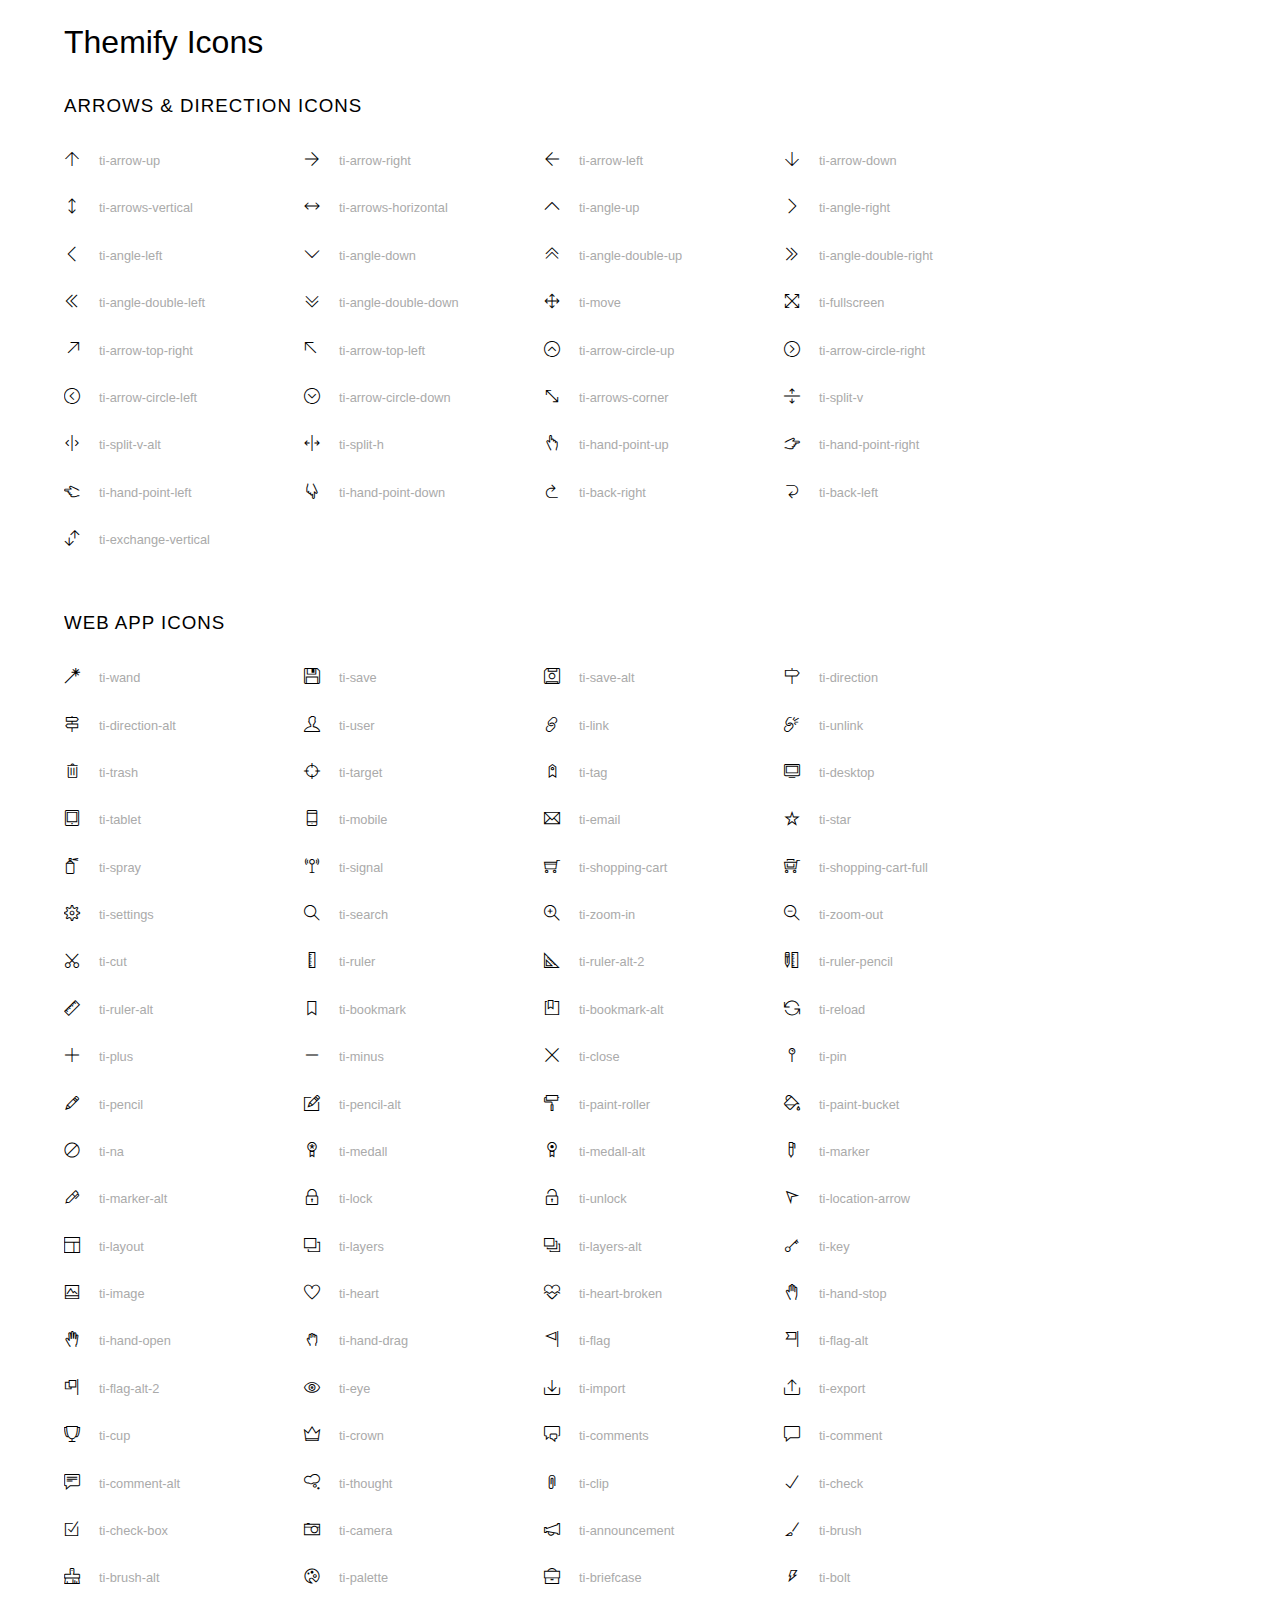
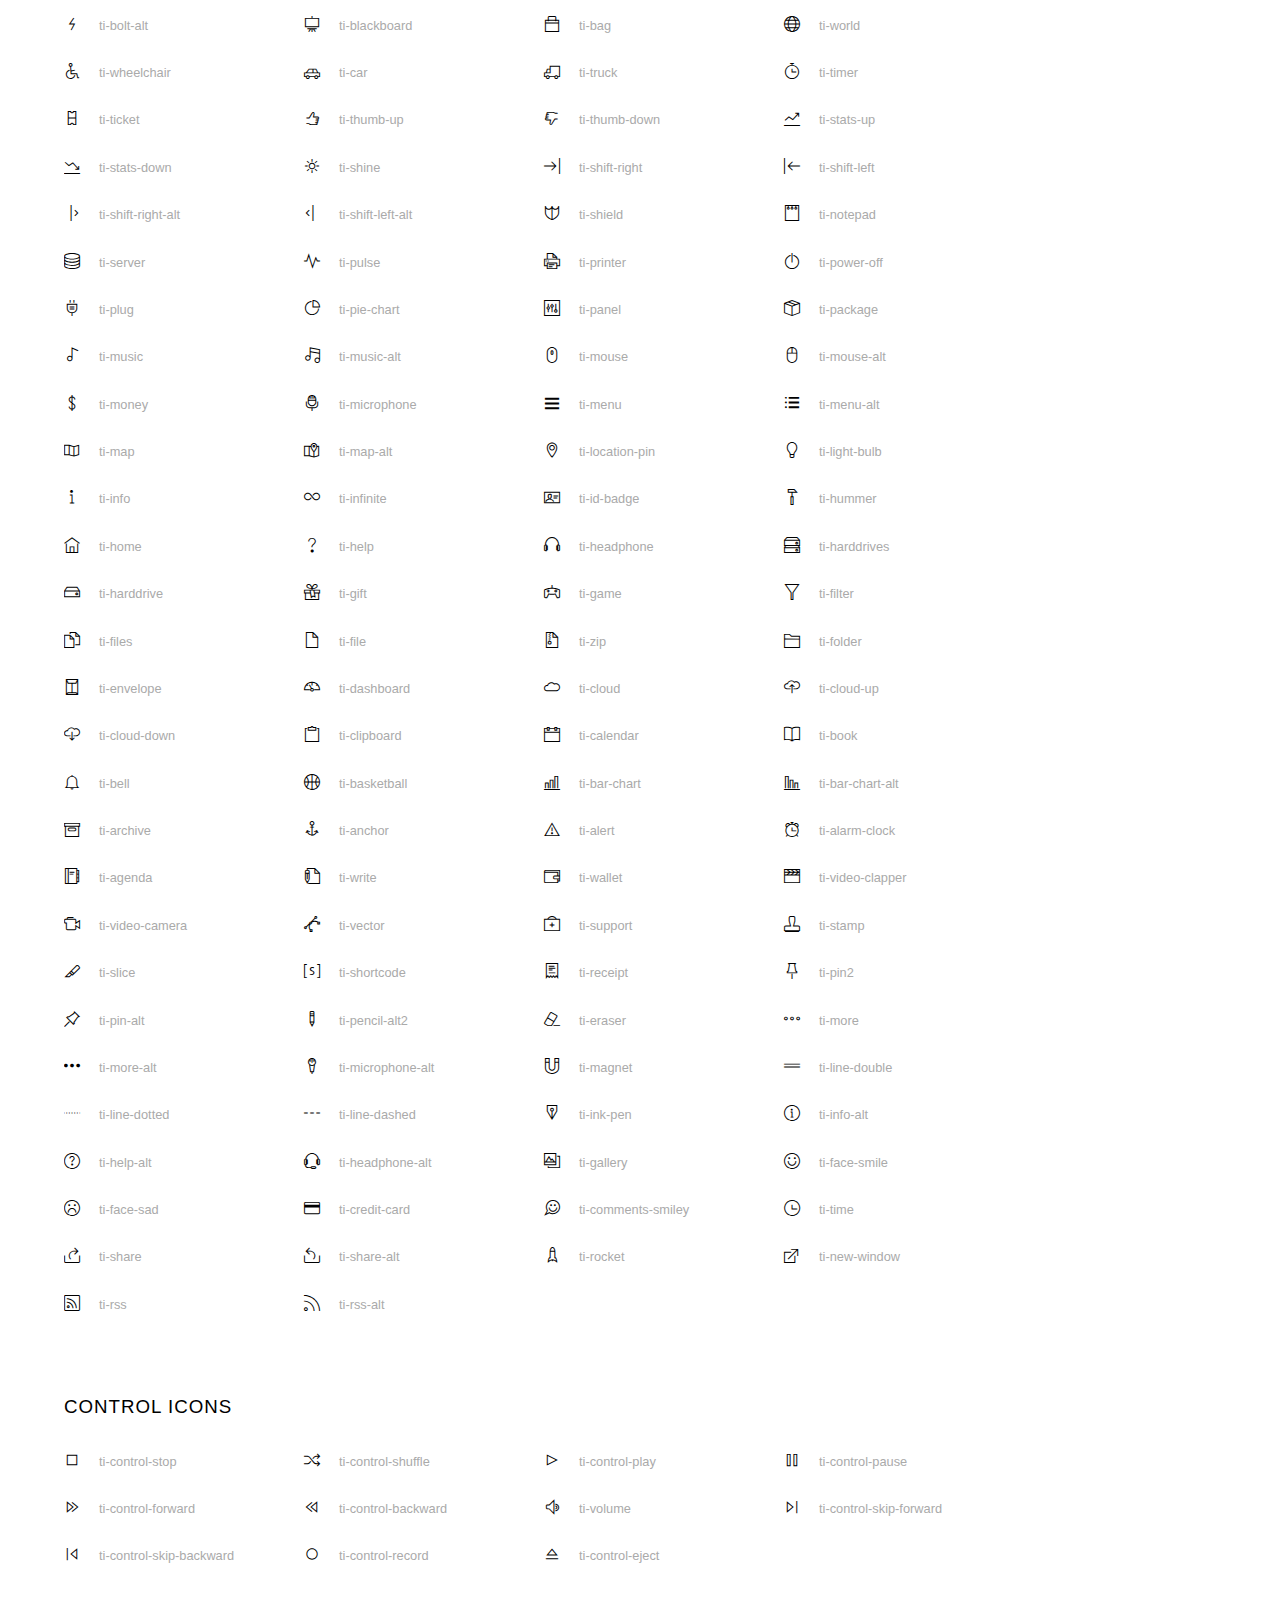
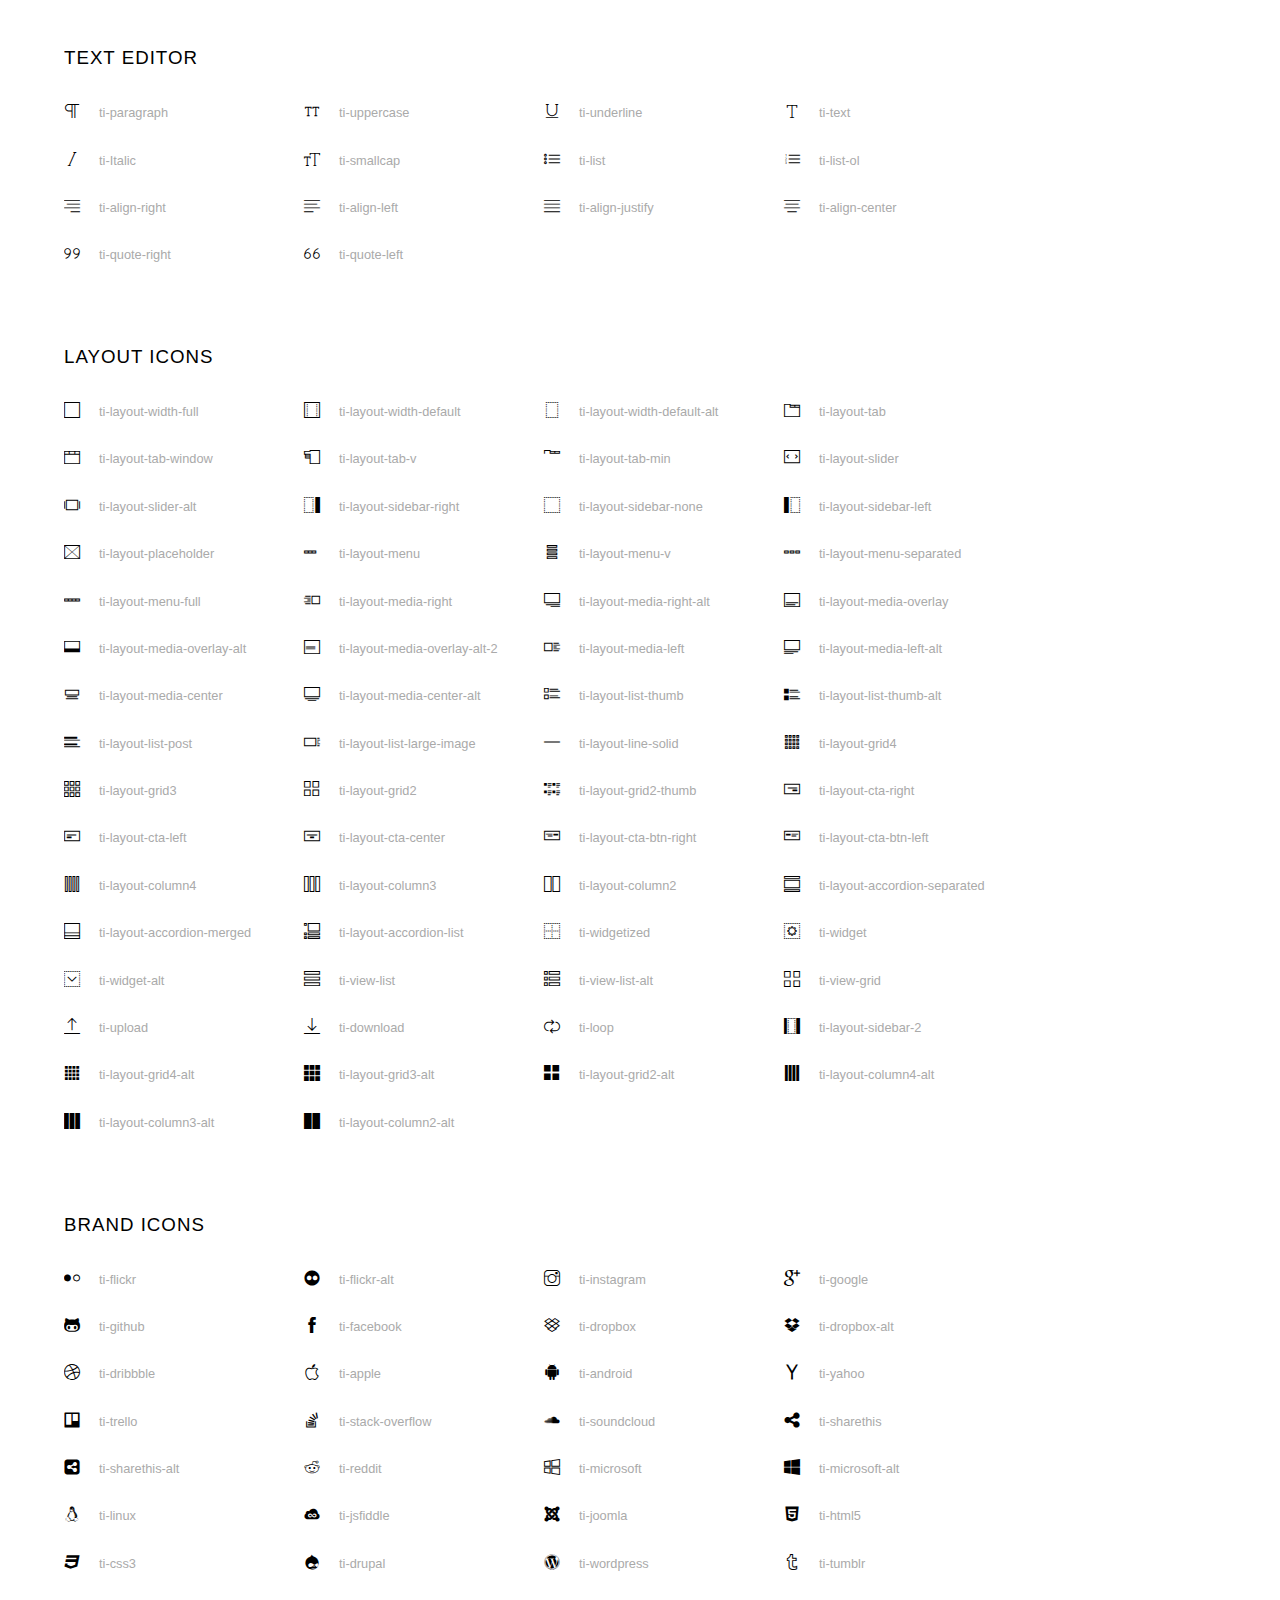
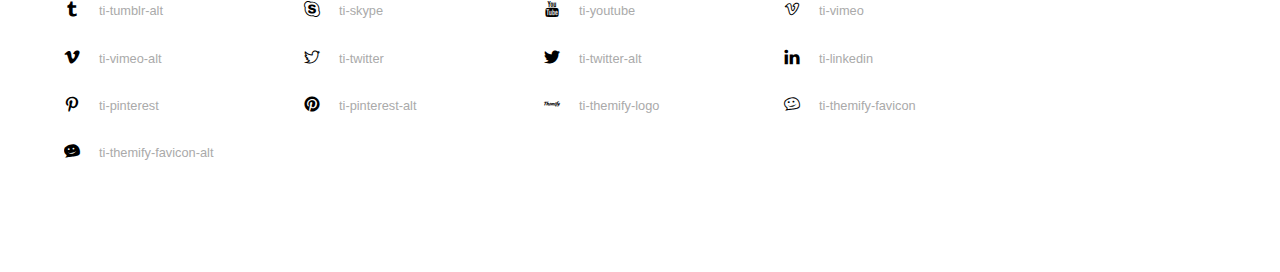
<file: css/icon_fonts/demo_icon_set_4.html>
<!doctype html>
<html>
<head>
	<meta charset="utf-8">
	<title>Themify Icon Font</title>
	<meta name="viewport" content="width=device-width">
	<link rel="stylesheet" href="css/icon_set_4.css">
	<style>
	body {
	font: normal 1em/1.5em Arial, Helvetica, sans-serif;
	max-width: 90%;
	margin: 30px auto 0;
	}
	h1, h3 {
		font-weight: normal;
	}
	h3 {
		font-size: 1.4;
		text-transform: uppercase;
		letter-spacing: 1px;
	}

	.icon-section {
		margin: 0 0 3em;
		clear: both;
		overflow: hidden;
	}
	.icon-container {
		width: 240px; 
		padding: .7em 0;
		float: left; 
		position: relative;
		text-align: left;
	}
	.icon-container [class^="ti-"], 
	.icon-container [class*=" ti-"] {
		color: #000;
		position: absolute;
		margin-top: 3px;
		transition: .3s;
	}
	.icon-container:hover [class^="ti-"],
	.icon-container:hover [class*=" ti-"] {
		font-size: 2.2em;
		margin-top: -5px;
	}
	.icon-container:hover .icon-name {
		color: #000;
	}
	.icon-name {
		color: #aaa;
		margin-left: 35px;
		font-size: .8em;
		transition: .3s;
	}
	.icon-container:hover .icon-name {
		margin-left: 45px;
	}
	</style>

	<!--<![endif]-->
</head>
<body>
	<h1>Themify Icons</h1>

	<div class="icon-section">

		<div class="icon-section">
			<h3>Arrows &amp; Direction Icons </h3>

			<div class="icon-container">
				<span class="ti-arrow-up"></span><span class="icon-name"> ti-arrow-up</span>
			</div>
			<div class="icon-container">
				<span class="ti-arrow-right"></span><span class="icon-name"> ti-arrow-right</span>
			</div>
			<div class="icon-container">
				<span class="ti-arrow-left"></span><span class="icon-name"> ti-arrow-left</span>
			</div>
			<div class="icon-container">
				<span class="ti-arrow-down"></span><span class="icon-name"> ti-arrow-down</span>
			</div>
			<div class="icon-container">
				<span class="ti-arrows-vertical"></span><span class="icon-name"> ti-arrows-vertical</span>
			</div>
			<div class="icon-container">
				<span class="ti-arrows-horizontal"></span><span class="icon-name"> ti-arrows-horizontal</span>
			</div>
			<div class="icon-container">
				<span class="ti-angle-up"></span><span class="icon-name"> ti-angle-up</span>
			</div>
			<div class="icon-container">
				<span class="ti-angle-right"></span><span class="icon-name"> ti-angle-right</span>
			</div>
			<div class="icon-container">
				<span class="ti-angle-left"></span><span class="icon-name"> ti-angle-left</span>
			</div>
			<div class="icon-container">
				<span class="ti-angle-down"></span><span class="icon-name"> ti-angle-down</span>
			</div>	
			<div class="icon-container">
				<span class="ti-angle-double-up"></span><span class="icon-name"> ti-angle-double-up</span>
			</div>
			<div class="icon-container">
				<span class="ti-angle-double-right"></span><span class="icon-name"> ti-angle-double-right</span>
			</div>
			<div class="icon-container">
				<span class="ti-angle-double-left"></span><span class="icon-name"> ti-angle-double-left</span>
			</div>
			<div class="icon-container">
				<span class="ti-angle-double-down"></span><span class="icon-name"> ti-angle-double-down</span>
			</div>					
			<div class="icon-container">
				<span class="ti-move"></span><span class="icon-name"> ti-move</span>
			</div>
			<div class="icon-container">
				<span class="ti-fullscreen"></span><span class="icon-name"> ti-fullscreen</span>
			</div>
			<div class="icon-container">
				<span class="ti-arrow-top-right"></span><span class="icon-name"> ti-arrow-top-right</span>
			</div>
			<div class="icon-container">
				<span class="ti-arrow-top-left"></span><span class="icon-name"> ti-arrow-top-left</span>
			</div>
			<div class="icon-container">
				<span class="ti-arrow-circle-up"></span><span class="icon-name"> ti-arrow-circle-up</span>
			</div>
			<div class="icon-container">
				<span class="ti-arrow-circle-right"></span><span class="icon-name"> ti-arrow-circle-right</span>
			</div>
			<div class="icon-container">
				<span class="ti-arrow-circle-left"></span><span class="icon-name"> ti-arrow-circle-left</span>
			</div>
			<div class="icon-container">
				<span class="ti-arrow-circle-down"></span><span class="icon-name"> ti-arrow-circle-down</span>
			</div>
			<div class="icon-container">
				<span class="ti-arrows-corner"></span><span class="icon-name"> ti-arrows-corner</span>
			</div>
			<div class="icon-container">
				<span class="ti-split-v"></span><span class="icon-name"> ti-split-v</span>
			</div>

			<div class="icon-container">
				<span class="ti-split-v-alt"></span><span class="icon-name"> ti-split-v-alt</span>
			</div>
			<div class="icon-container">
				<span class="ti-split-h"></span><span class="icon-name"> ti-split-h</span>
			</div>
			<div class="icon-container">
				<span class="ti-hand-point-up"></span><span class="icon-name"> ti-hand-point-up</span>
			</div>
			<div class="icon-container">
				<span class="ti-hand-point-right"></span><span class="icon-name"> ti-hand-point-right</span>
			</div>
			<div class="icon-container">
				<span class="ti-hand-point-left"></span><span class="icon-name"> ti-hand-point-left</span>
			</div>
			<div class="icon-container">
				<span class="ti-hand-point-down"></span><span class="icon-name"> ti-hand-point-down</span>
			</div>
			<div class="icon-container">
				<span class="ti-back-right"></span><span class="icon-name"> ti-back-right</span>
			</div>
			<div class="icon-container">
				<span class="ti-back-left"></span><span class="icon-name"> ti-back-left</span>
			</div>
			<div class="icon-container">
				<span class="ti-exchange-vertical"></span><span class="icon-name"> ti-exchange-vertical</span>
			</div>

		</div> <!-- Arrows Icons -->



		<h3>Web App Icons</h3>
		
		<div class="icon-section">

			<div class="icon-container">
				<span class="ti-wand"></span><span class="icon-name"> ti-wand</span>
			</div>
			<div class="icon-container">
				<span class="ti-save"></span><span class="icon-name"> ti-save</span>
			</div>
			<div class="icon-container">
				<span class="ti-save-alt"></span><span class="icon-name"> ti-save-alt</span>
			</div>

			<div class="icon-container">
				<span class="ti-direction"></span><span class="icon-name"> ti-direction</span>
			</div>
			<div class="icon-container">
				<span class="ti-direction-alt"></span><span class="icon-name"> ti-direction-alt</span>
			</div>
			<div class="icon-container">
				<span class="ti-user"></span><span class="icon-name"> ti-user</span>
			</div>
			<div class="icon-container">
				<span class="ti-link"></span><span class="icon-name"> ti-link</span>
			</div>
			<div class="icon-container">
				<span class="ti-unlink"></span><span class="icon-name"> ti-unlink</span>
			</div>
			<div class="icon-container">
				<span class="ti-trash"></span><span class="icon-name"> ti-trash</span>
			</div>
			<div class="icon-container">
				<span class="ti-target"></span><span class="icon-name"> ti-target</span>
			</div>
			<div class="icon-container">
				<span class="ti-tag"></span><span class="icon-name"> ti-tag</span>
			</div>
			<div class="icon-container">
				<span class="ti-desktop"></span><span class="icon-name"> ti-desktop</span>
			</div>
			<div class="icon-container">
				<span class="ti-tablet"></span><span class="icon-name"> ti-tablet</span>
			</div>
			<div class="icon-container">
				<span class="ti-mobile"></span><span class="icon-name"> ti-mobile</span>
			</div>
			<div class="icon-container">
				<span class="ti-email"></span><span class="icon-name"> ti-email</span>
			</div>	
			<div class="icon-container">
				<span class="ti-star"></span><span class="icon-name"> ti-star</span>
			</div>
			<div class="icon-container">
				<span class="ti-spray"></span><span class="icon-name"> ti-spray</span>
			</div>
			<div class="icon-container">
				<span class="ti-signal"></span><span class="icon-name"> ti-signal</span>
			</div>
			<div class="icon-container">
				<span class="ti-shopping-cart"></span><span class="icon-name"> ti-shopping-cart</span>
			</div>
			<div class="icon-container">
				<span class="ti-shopping-cart-full"></span><span class="icon-name"> ti-shopping-cart-full</span>
			</div>
			<div class="icon-container">
				<span class="ti-settings"></span><span class="icon-name"> ti-settings</span>
			</div>
			<div class="icon-container">
				<span class="ti-search"></span><span class="icon-name"> ti-search</span>
			</div>
			<div class="icon-container">
				<span class="ti-zoom-in"></span><span class="icon-name"> ti-zoom-in</span>
			</div>
			<div class="icon-container">
				<span class="ti-zoom-out"></span><span class="icon-name"> ti-zoom-out</span>
			</div>
			<div class="icon-container">
				<span class="ti-cut"></span><span class="icon-name"> ti-cut</span>
			</div>
			<div class="icon-container">
				<span class="ti-ruler"></span><span class="icon-name"> ti-ruler</span>
			</div>
			<div class="icon-container">
				<span class="ti-ruler-alt-2"></span><span class="icon-name"> ti-ruler-alt-2</span>
			</div>			
			<div class="icon-container">
				<span class="ti-ruler-pencil"></span><span class="icon-name"> ti-ruler-pencil</span>
			</div>
			<div class="icon-container">
				<span class="ti-ruler-alt"></span><span class="icon-name"> ti-ruler-alt</span>
			</div>
			<div class="icon-container">
				<span class="ti-bookmark"></span><span class="icon-name"> ti-bookmark</span>
			</div>
			<div class="icon-container">
				<span class="ti-bookmark-alt"></span><span class="icon-name"> ti-bookmark-alt</span>
			</div>
			<div class="icon-container">
				<span class="ti-reload"></span><span class="icon-name"> ti-reload</span>
			</div>
			<div class="icon-container">
				<span class="ti-plus"></span><span class="icon-name"> ti-plus</span>
			</div>
			<div class="icon-container">
				<span class="ti-minus"></span><span class="icon-name"> ti-minus</span>
			</div>
			<div class="icon-container">
				<span class="ti-close"></span><span class="icon-name"> ti-close</span>
			</div>			
			<div class="icon-container">
				<span class="ti-pin"></span><span class="icon-name"> ti-pin</span>
			</div>
			<div class="icon-container">
				<span class="ti-pencil"></span><span class="icon-name"> ti-pencil</span>
			</div>
					
		  	<div class="icon-container">
				<span class="ti-pencil-alt"></span><span class="icon-name"> ti-pencil-alt</span>
			</div>
			<div class="icon-container">
				<span class="ti-paint-roller"></span><span class="icon-name"> ti-paint-roller</span>
			</div>
			<div class="icon-container">
				<span class="ti-paint-bucket"></span><span class="icon-name"> ti-paint-bucket</span>
			</div>
			<div class="icon-container">
				<span class="ti-na"></span><span class="icon-name"> ti-na</span>
			</div>
			<div class="icon-container">
				<span class="ti-medall"></span><span class="icon-name"> ti-medall</span>
			</div>
			<div class="icon-container">
				<span class="ti-medall-alt"></span><span class="icon-name"> ti-medall-alt</span>
			</div>
			<div class="icon-container">
				<span class="ti-marker"></span><span class="icon-name"> ti-marker</span>
			</div>
			<div class="icon-container">
				<span class="ti-marker-alt"></span><span class="icon-name"> ti-marker-alt</span>
			</div>

			<div class="icon-container">
				<span class="ti-lock"></span><span class="icon-name"> ti-lock</span>
			</div>
			<div class="icon-container">
				<span class="ti-unlock"></span><span class="icon-name"> ti-unlock</span>
			</div>
			<div class="icon-container">
				<span class="ti-location-arrow"></span><span class="icon-name"> ti-location-arrow</span>
			</div>
			<div class="icon-container">
				<span class="ti-layout"></span><span class="icon-name"> ti-layout</span>
			</div>
			<div class="icon-container">
				<span class="ti-layers"></span><span class="icon-name"> ti-layers</span>
			</div>
			<div class="icon-container">
				<span class="ti-layers-alt"></span><span class="icon-name"> ti-layers-alt</span>
			</div>
			<div class="icon-container">
				<span class="ti-key"></span><span class="icon-name"> ti-key</span>
			</div>
			<div class="icon-container">
				<span class="ti-image"></span><span class="icon-name"> ti-image</span>
			</div>
			<div class="icon-container">
				<span class="ti-heart"></span><span class="icon-name"> ti-heart</span>
			</div>
			<div class="icon-container">
				<span class="ti-heart-broken"></span><span class="icon-name"> ti-heart-broken</span>
			</div>
			<div class="icon-container">
				<span class="ti-hand-stop"></span><span class="icon-name"> ti-hand-stop</span>
			</div>
			<div class="icon-container">
				<span class="ti-hand-open"></span><span class="icon-name"> ti-hand-open</span>
			</div>
			<div class="icon-container">
				<span class="ti-hand-drag"></span><span class="icon-name"> ti-hand-drag</span>
			</div>
			<div class="icon-container">
				<span class="ti-flag"></span><span class="icon-name"> ti-flag</span>
			</div>
			<div class="icon-container">
				<span class="ti-flag-alt"></span><span class="icon-name"> ti-flag-alt</span>
			</div>
			<div class="icon-container">
				<span class="ti-flag-alt-2"></span><span class="icon-name"> ti-flag-alt-2</span>
			</div>
			<div class="icon-container">
				<span class="ti-eye"></span><span class="icon-name"> ti-eye</span>
			</div>
			<div class="icon-container">
				<span class="ti-import"></span><span class="icon-name"> ti-import</span>
			</div>			
			<div class="icon-container">
				<span class="ti-export"></span><span class="icon-name"> ti-export</span>
			</div>
			<div class="icon-container">
				<span class="ti-cup"></span><span class="icon-name"> ti-cup</span>
			</div>
			<div class="icon-container">
				<span class="ti-crown"></span><span class="icon-name"> ti-crown</span>
			</div>
			<div class="icon-container">
				<span class="ti-comments"></span><span class="icon-name"> ti-comments</span>
			</div>
			<div class="icon-container">
				<span class="ti-comment"></span><span class="icon-name"> ti-comment</span>
			</div>
			<div class="icon-container">
				<span class="ti-comment-alt"></span><span class="icon-name"> ti-comment-alt</span>
			</div>
			<div class="icon-container">
				<span class="ti-thought"></span><span class="icon-name"> ti-thought</span>
			</div>			
			<div class="icon-container">
				<span class="ti-clip"></span><span class="icon-name"> ti-clip</span>
			</div>

			<div class="icon-container">
				<span class="ti-check"></span><span class="icon-name"> ti-check</span>
			</div>
			<div class="icon-container">
				<span class="ti-check-box"></span><span class="icon-name"> ti-check-box</span>
			</div>
			<div class="icon-container">
				<span class="ti-camera"></span><span class="icon-name"> ti-camera</span>
			</div>
			<div class="icon-container">
				<span class="ti-announcement"></span><span class="icon-name"> ti-announcement</span>
			</div>
			<div class="icon-container">
				<span class="ti-brush"></span><span class="icon-name"> ti-brush</span>
			</div>
			<div class="icon-container">
				<span class="ti-brush-alt"></span><span class="icon-name"> ti-brush-alt</span>
			</div>
			<div class="icon-container">
				<span class="ti-palette"></span><span class="icon-name"> ti-palette</span>
			</div>			
			<div class="icon-container">
				<span class="ti-briefcase"></span><span class="icon-name"> ti-briefcase</span>
			</div>
			<div class="icon-container">
				<span class="ti-bolt"></span><span class="icon-name"> ti-bolt</span>
			</div>
			<div class="icon-container">
				<span class="ti-bolt-alt"></span><span class="icon-name"> ti-bolt-alt</span>
			</div>
			<div class="icon-container">
				<span class="ti-blackboard"></span><span class="icon-name"> ti-blackboard</span>
			</div>
			<div class="icon-container">
				<span class="ti-bag"></span><span class="icon-name"> ti-bag</span>
			</div>
			<div class="icon-container">
				<span class="ti-world"></span><span class="icon-name"> ti-world</span>
			</div>
			<div class="icon-container">
				<span class="ti-wheelchair"></span><span class="icon-name"> ti-wheelchair</span>
			</div>
			<div class="icon-container">
				<span class="ti-car"></span><span class="icon-name"> ti-car</span>
			</div>
			<div class="icon-container">
				<span class="ti-truck"></span><span class="icon-name"> ti-truck</span>
			</div>
			<div class="icon-container">
				<span class="ti-timer"></span><span class="icon-name"> ti-timer</span>
			</div>
			<div class="icon-container">
				<span class="ti-ticket"></span><span class="icon-name"> ti-ticket</span>
			</div>
			<div class="icon-container">
				<span class="ti-thumb-up"></span><span class="icon-name"> ti-thumb-up</span>
			</div>
			<div class="icon-container">
				<span class="ti-thumb-down"></span><span class="icon-name"> ti-thumb-down</span>
			</div>

			<div class="icon-container">
				<span class="ti-stats-up"></span><span class="icon-name"> ti-stats-up</span>
			</div>
			<div class="icon-container">
				<span class="ti-stats-down"></span><span class="icon-name"> ti-stats-down</span>
			</div>
			<div class="icon-container">
				<span class="ti-shine"></span><span class="icon-name"> ti-shine</span>
			</div>
			<div class="icon-container">
				<span class="ti-shift-right"></span><span class="icon-name"> ti-shift-right</span>
			</div>
			<div class="icon-container">
				<span class="ti-shift-left"></span><span class="icon-name"> ti-shift-left</span>
			</div>

			<div class="icon-container">
				<span class="ti-shift-right-alt"></span><span class="icon-name"> ti-shift-right-alt</span>
			</div>
			<div class="icon-container">
				<span class="ti-shift-left-alt"></span><span class="icon-name"> ti-shift-left-alt</span>
			</div>
			<div class="icon-container">
				<span class="ti-shield"></span><span class="icon-name"> ti-shield</span>
			</div>
			<div class="icon-container">
				<span class="ti-notepad"></span><span class="icon-name"> ti-notepad</span>
			</div>
			<div class="icon-container">
				<span class="ti-server"></span><span class="icon-name"> ti-server</span>
			</div>

			<div class="icon-container">
				<span class="ti-pulse"></span><span class="icon-name"> ti-pulse</span>
			</div>
			<div class="icon-container">
				<span class="ti-printer"></span><span class="icon-name"> ti-printer</span>
			</div>
			<div class="icon-container">
				<span class="ti-power-off"></span><span class="icon-name"> ti-power-off</span>
			</div>
			<div class="icon-container">
				<span class="ti-plug"></span><span class="icon-name"> ti-plug</span>
			</div>
			<div class="icon-container">
				<span class="ti-pie-chart"></span><span class="icon-name"> ti-pie-chart</span>
			</div>

			<div class="icon-container">
				<span class="ti-panel"></span><span class="icon-name"> ti-panel</span>
			</div>
			<div class="icon-container">
				<span class="ti-package"></span><span class="icon-name"> ti-package</span>
			</div>
			<div class="icon-container">
				<span class="ti-music"></span><span class="icon-name"> ti-music</span>
			</div>
			<div class="icon-container">
				<span class="ti-music-alt"></span><span class="icon-name"> ti-music-alt</span>
			</div>
			<div class="icon-container">
				<span class="ti-mouse"></span><span class="icon-name"> ti-mouse</span>
			</div>
			<div class="icon-container">
				<span class="ti-mouse-alt"></span><span class="icon-name"> ti-mouse-alt</span>
			</div>
			<div class="icon-container">
				<span class="ti-money"></span><span class="icon-name"> ti-money</span>
			</div>
			<div class="icon-container">
				<span class="ti-microphone"></span><span class="icon-name"> ti-microphone</span>
			</div>
			<div class="icon-container">
				<span class="ti-menu"></span><span class="icon-name"> ti-menu</span>
			</div>
			<div class="icon-container">
				<span class="ti-menu-alt"></span><span class="icon-name"> ti-menu-alt</span>
			</div>
			<div class="icon-container">
				<span class="ti-map"></span><span class="icon-name"> ti-map</span>
			</div>
			<div class="icon-container">
				<span class="ti-map-alt"></span><span class="icon-name"> ti-map-alt</span>
			</div>

			<div class="icon-container">
				<span class="ti-location-pin"></span><span class="icon-name"> ti-location-pin</span>
			</div>

			<div class="icon-container">
				<span class="ti-light-bulb"></span><span class="icon-name"> ti-light-bulb</span>
			</div>
			<div class="icon-container">
				<span class="ti-info"></span><span class="icon-name"> ti-info</span>
			</div>
			<div class="icon-container">
				<span class="ti-infinite"></span><span class="icon-name"> ti-infinite</span>
			</div>
			<div class="icon-container">
				<span class="ti-id-badge"></span><span class="icon-name"> ti-id-badge</span>
			</div>
			<div class="icon-container">
				<span class="ti-hummer"></span><span class="icon-name"> ti-hummer</span>
			</div>
			<div class="icon-container">
				<span class="ti-home"></span><span class="icon-name"> ti-home</span>
			</div>
			<div class="icon-container">
				<span class="ti-help"></span><span class="icon-name"> ti-help</span>
			</div>
			<div class="icon-container">
				<span class="ti-headphone"></span><span class="icon-name"> ti-headphone</span>
			</div>
			<div class="icon-container">
				<span class="ti-harddrives"></span><span class="icon-name"> ti-harddrives</span>
			</div>
			<div class="icon-container">
				<span class="ti-harddrive"></span><span class="icon-name"> ti-harddrive</span>
			</div>
			<div class="icon-container">
				<span class="ti-gift"></span><span class="icon-name"> ti-gift</span>
			</div>
			<div class="icon-container">
				<span class="ti-game"></span><span class="icon-name"> ti-game</span>
			</div>
			<div class="icon-container">
				<span class="ti-filter"></span><span class="icon-name"> ti-filter</span>
			</div>
			<div class="icon-container">
				<span class="ti-files"></span><span class="icon-name"> ti-files</span>
			</div>
			<div class="icon-container">
				<span class="ti-file"></span><span class="icon-name"> ti-file</span>
			</div>
			<div class="icon-container">
				<span class="ti-zip"></span><span class="icon-name"> ti-zip</span>
			</div>
			<div class="icon-container">
				<span class="ti-folder"></span><span class="icon-name"> ti-folder</span>
			</div>			
			<div class="icon-container">
				<span class="ti-envelope"></span><span class="icon-name"> ti-envelope</span>
			</div>


			<div class="icon-container">
				<span class="ti-dashboard"></span><span class="icon-name"> ti-dashboard</span>
			</div>
			<div class="icon-container">
				<span class="ti-cloud"></span><span class="icon-name"> ti-cloud</span>
			</div>
			<div class="icon-container">
				<span class="ti-cloud-up"></span><span class="icon-name"> ti-cloud-up</span>
			</div>
			<div class="icon-container">
				<span class="ti-cloud-down"></span><span class="icon-name"> ti-cloud-down</span>
			</div>
			<div class="icon-container">
				<span class="ti-clipboard"></span><span class="icon-name"> ti-clipboard</span>
			</div>
			<div class="icon-container">
				<span class="ti-calendar"></span><span class="icon-name"> ti-calendar</span>
			</div>
			<div class="icon-container">
				<span class="ti-book"></span><span class="icon-name"> ti-book</span>
			</div>
			<div class="icon-container">
				<span class="ti-bell"></span><span class="icon-name"> ti-bell</span>
			</div>
			<div class="icon-container">
				<span class="ti-basketball"></span><span class="icon-name"> ti-basketball</span>
			</div>
			<div class="icon-container">
				<span class="ti-bar-chart"></span><span class="icon-name"> ti-bar-chart</span>
			</div>
			<div class="icon-container">
				<span class="ti-bar-chart-alt"></span><span class="icon-name"> ti-bar-chart-alt</span>
			</div>


			<div class="icon-container">
				<span class="ti-archive"></span><span class="icon-name"> ti-archive</span>
			</div>
			<div class="icon-container">
				<span class="ti-anchor"></span><span class="icon-name"> ti-anchor</span>
			</div>

			<div class="icon-container">
				<span class="ti-alert"></span><span class="icon-name"> ti-alert</span>
			</div>
			<div class="icon-container">
				<span class="ti-alarm-clock"></span><span class="icon-name"> ti-alarm-clock</span>
			</div>
			<div class="icon-container">
				<span class="ti-agenda"></span><span class="icon-name"> ti-agenda</span>
			</div>
			<div class="icon-container">
				<span class="ti-write"></span><span class="icon-name"> ti-write</span>
			</div>

			<div class="icon-container">
				<span class="ti-wallet"></span><span class="icon-name"> ti-wallet</span>
			</div>
			<div class="icon-container">
				<span class="ti-video-clapper"></span><span class="icon-name"> ti-video-clapper</span>
			</div>
			<div class="icon-container">
				<span class="ti-video-camera"></span><span class="icon-name"> ti-video-camera</span>
			</div>
			<div class="icon-container">
				<span class="ti-vector"></span><span class="icon-name"> ti-vector</span>
			</div>

			<div class="icon-container">
				<span class="ti-support"></span><span class="icon-name"> ti-support</span>
			</div>
			<div class="icon-container">
				<span class="ti-stamp"></span><span class="icon-name"> ti-stamp</span>
			</div>
			<div class="icon-container">
				<span class="ti-slice"></span><span class="icon-name"> ti-slice</span>
			</div>
			<div class="icon-container">
				<span class="ti-shortcode"></span><span class="icon-name"> ti-shortcode</span>
			</div>
			<div class="icon-container">
				<span class="ti-receipt"></span><span class="icon-name"> ti-receipt</span>
			</div>
			<div class="icon-container">
				<span class="ti-pin2"></span><span class="icon-name"> ti-pin2</span>
			</div>
			<div class="icon-container">
				<span class="ti-pin-alt"></span><span class="icon-name"> ti-pin-alt</span>
			</div>
			<div class="icon-container">
				<span class="ti-pencil-alt2"></span><span class="icon-name"> ti-pencil-alt2</span>
			</div>
			<div class="icon-container">
				<span class="ti-eraser"></span><span class="icon-name"> ti-eraser</span>
			</div>			
			<div class="icon-container">
				<span class="ti-more"></span><span class="icon-name"> ti-more</span>
			</div>
			<div class="icon-container">
				<span class="ti-more-alt"></span><span class="icon-name"> ti-more-alt</span>
			</div>
			<div class="icon-container">
				<span class="ti-microphone-alt"></span><span class="icon-name"> ti-microphone-alt</span>
			</div>
			<div class="icon-container">
				<span class="ti-magnet"></span><span class="icon-name"> ti-magnet</span>
			</div>
			<div class="icon-container">
				<span class="ti-line-double"></span><span class="icon-name"> ti-line-double</span>
			</div>
			<div class="icon-container">
				<span class="ti-line-dotted"></span><span class="icon-name"> ti-line-dotted</span>
			</div>
			<div class="icon-container">
				<span class="ti-line-dashed"></span><span class="icon-name"> ti-line-dashed</span>
			</div>

			<div class="icon-container">
				<span class="ti-ink-pen"></span><span class="icon-name"> ti-ink-pen</span>
			</div>
			<div class="icon-container">
				<span class="ti-info-alt"></span><span class="icon-name"> ti-info-alt</span>
			</div>
			<div class="icon-container">
				<span class="ti-help-alt"></span><span class="icon-name"> ti-help-alt</span>
			</div>
			<div class="icon-container">
				<span class="ti-headphone-alt"></span><span class="icon-name"> ti-headphone-alt</span>
			</div>

			<div class="icon-container">
				<span class="ti-gallery"></span><span class="icon-name"> ti-gallery</span>
			</div>
			<div class="icon-container">
				<span class="ti-face-smile"></span><span class="icon-name"> ti-face-smile</span>
			</div>
			<div class="icon-container">
				<span class="ti-face-sad"></span><span class="icon-name"> ti-face-sad</span>
			</div>
			<div class="icon-container">
				<span class="ti-credit-card"></span><span class="icon-name"> ti-credit-card</span>
			</div>
			<div class="icon-container">
				<span class="ti-comments-smiley"></span><span class="icon-name"> ti-comments-smiley</span>
			</div>
			<div class="icon-container">
				<span class="ti-time"></span><span class="icon-name"> ti-time</span>
			</div>
			<div class="icon-container">
				<span class="ti-share"></span><span class="icon-name"> ti-share</span>
			</div>
			<div class="icon-container">
				<span class="ti-share-alt"></span><span class="icon-name"> ti-share-alt</span>
			</div>
			<div class="icon-container">
				<span class="ti-rocket"></span><span class="icon-name"> ti-rocket</span>
			</div>

			<div class="icon-container">
				<span class="ti-new-window"></span><span class="icon-name"> ti-new-window</span>
			</div>

			<div class="icon-container">
				<span class="ti-rss"></span><span class="icon-name"> ti-rss</span>
			</div>

			<div class="icon-container">
				<span class="ti-rss-alt"></span><span class="icon-name"> ti-rss-alt</span>
			</div>
			
		</div><!-- Web App Icons -->


		<div class="icon-section">
			<h3>Control Icons</h3>
			<div class="icon-container">
				<span class="ti-control-stop"></span><span class="icon-name"> ti-control-stop</span>
			</div>
			<div class="icon-container">
				<span class="ti-control-shuffle"></span><span class="icon-name"> ti-control-shuffle</span>
			</div>
			<div class="icon-container">
				<span class="ti-control-play"></span><span class="icon-name"> ti-control-play</span>
			</div>
			<div class="icon-container">
				<span class="ti-control-pause"></span><span class="icon-name"> ti-control-pause</span>
			</div>
			<div class="icon-container">
				<span class="ti-control-forward"></span><span class="icon-name"> ti-control-forward</span>
			</div>
			<div class="icon-container">
				<span class="ti-control-backward"></span><span class="icon-name"> ti-control-backward</span>
			</div>	
			<div class="icon-container">
				<span class="ti-volume"></span><span class="icon-name"> ti-volume</span>
			</div>
			<div class="icon-container">
				<span class="ti-control-skip-forward"></span><span class="icon-name"> ti-control-skip-forward</span>
			</div>
			<div class="icon-container">
				<span class="ti-control-skip-backward"></span><span class="icon-name"> ti-control-skip-backward</span>
			</div>
			<div class="icon-container">
				<span class="ti-control-record"></span><span class="icon-name"> ti-control-record</span>
			</div>
			<div class="icon-container">
				<span class="ti-control-eject"></span><span class="icon-name"> ti-control-eject</span>
			</div>			
		</div> <!-- Control Icons -->


		<div class="icon-section">
			<h3>Text Editor</h3>

			<div class="icon-container">
				<span class="ti-paragraph"></span><span class="icon-name"> ti-paragraph</span>
			</div>
			<div class="icon-container">
				<span class="ti-uppercase"></span><span class="icon-name"> ti-uppercase</span>
			</div>

			<div class="icon-container">
				<span class="ti-underline"></span><span class="icon-name"> ti-underline</span>
			</div>
			<div class="icon-container">
				<span class="ti-text"></span><span class="icon-name"> ti-text</span>
			</div>
			<div class="icon-container">
				<span class="ti-Italic"></span><span class="icon-name"> ti-Italic</span>
			</div>
			<div class="icon-container">
				<span class="ti-smallcap"></span><span class="icon-name"> ti-smallcap</span>
			</div>
			<div class="icon-container">
				<span class="ti-list"></span><span class="icon-name"> ti-list</span>
			</div>
			<div class="icon-container">
				<span class="ti-list-ol"></span><span class="icon-name"> ti-list-ol</span>
			</div>
			<div class="icon-container">
				<span class="ti-align-right"></span><span class="icon-name"> ti-align-right</span>
			</div>
			<div class="icon-container">
				<span class="ti-align-left"></span><span class="icon-name"> ti-align-left</span>
			</div>
			<div class="icon-container">
				<span class="ti-align-justify"></span><span class="icon-name"> ti-align-justify</span>
			</div>
			<div class="icon-container">
				<span class="ti-align-center"></span><span class="icon-name"> ti-align-center</span>
			</div>
			<div class="icon-container">
				<span class="ti-quote-right"></span><span class="icon-name"> ti-quote-right</span>
			</div>
			<div class="icon-container">
				<span class="ti-quote-left"></span><span class="icon-name"> ti-quote-left</span>
			</div>

		</div> <!-- Text Editor -->



		<div class="icon-section">
			<h3>Layout Icons</h3>
			<div class="icon-container">
				<span class="ti-layout-width-full"></span><span class="icon-name"> ti-layout-width-full</span>
			</div>
			<div class="icon-container">
				<span class="ti-layout-width-default"></span><span class="icon-name"> ti-layout-width-default</span>
			</div>
			<div class="icon-container">
				<span class="ti-layout-width-default-alt"></span><span class="icon-name"> ti-layout-width-default-alt</span>
			</div>
			<div class="icon-container">
				<span class="ti-layout-tab"></span><span class="icon-name"> ti-layout-tab</span>
			</div>
			<div class="icon-container">
				<span class="ti-layout-tab-window"></span><span class="icon-name"> ti-layout-tab-window</span>
			</div>
			<div class="icon-container">
				<span class="ti-layout-tab-v"></span><span class="icon-name"> ti-layout-tab-v</span>
			</div>
			<div class="icon-container">
				<span class="ti-layout-tab-min"></span><span class="icon-name"> ti-layout-tab-min</span>
			</div>
			<div class="icon-container">
				<span class="ti-layout-slider"></span><span class="icon-name"> ti-layout-slider</span>
			</div>
			<div class="icon-container">
				<span class="ti-layout-slider-alt"></span><span class="icon-name"> ti-layout-slider-alt</span>
			</div>
			<div class="icon-container">
				<span class="ti-layout-sidebar-right"></span><span class="icon-name"> ti-layout-sidebar-right</span>
			</div>
			<div class="icon-container">
				<span class="ti-layout-sidebar-none"></span><span class="icon-name"> ti-layout-sidebar-none</span>
			</div>
			<div class="icon-container">
				<span class="ti-layout-sidebar-left"></span><span class="icon-name"> ti-layout-sidebar-left</span>
			</div>
			<div class="icon-container">
				<span class="ti-layout-placeholder"></span><span class="icon-name"> ti-layout-placeholder</span>
			</div>
			<div class="icon-container">
				<span class="ti-layout-menu"></span><span class="icon-name"> ti-layout-menu</span>
			</div>
			<div class="icon-container">
				<span class="ti-layout-menu-v"></span><span class="icon-name"> ti-layout-menu-v</span>
			</div>
			<div class="icon-container">
				<span class="ti-layout-menu-separated"></span><span class="icon-name"> ti-layout-menu-separated</span>
			</div>
			<div class="icon-container">
				<span class="ti-layout-menu-full"></span><span class="icon-name"> ti-layout-menu-full</span>
			</div>
			<div class="icon-container">
				<span class="ti-layout-media-right"></span><span class="icon-name"> ti-layout-media-right</span>
			</div>
			<div class="icon-container">
				<span class="ti-layout-media-right-alt"></span><span class="icon-name"> ti-layout-media-right-alt</span>
			</div>
			<div class="icon-container">
				<span class="ti-layout-media-overlay"></span><span class="icon-name"> ti-layout-media-overlay</span>
			</div>
			<div class="icon-container">
				<span class="ti-layout-media-overlay-alt"></span><span class="icon-name"> ti-layout-media-overlay-alt</span>
			</div>
			<div class="icon-container">
				<span class="ti-layout-media-overlay-alt-2"></span><span class="icon-name"> ti-layout-media-overlay-alt-2</span>
			</div>
			<div class="icon-container">
				<span class="ti-layout-media-left"></span><span class="icon-name"> ti-layout-media-left</span>
			</div>
			<div class="icon-container">
				<span class="ti-layout-media-left-alt"></span><span class="icon-name"> ti-layout-media-left-alt</span>
			</div>
			<div class="icon-container">
				<span class="ti-layout-media-center"></span><span class="icon-name"> ti-layout-media-center</span>
			</div>
			<div class="icon-container">
				<span class="ti-layout-media-center-alt"></span><span class="icon-name"> ti-layout-media-center-alt</span>
			</div>
			<div class="icon-container">
				<span class="ti-layout-list-thumb"></span><span class="icon-name"> ti-layout-list-thumb</span>
			</div>
			<div class="icon-container">
				<span class="ti-layout-list-thumb-alt"></span><span class="icon-name"> ti-layout-list-thumb-alt</span>
			</div>
			<div class="icon-container">
				<span class="ti-layout-list-post"></span><span class="icon-name"> ti-layout-list-post</span>
			</div>
			<div class="icon-container">
				<span class="ti-layout-list-large-image"></span><span class="icon-name"> ti-layout-list-large-image</span>
			</div>
			<div class="icon-container">
				<span class="ti-layout-line-solid"></span><span class="icon-name"> ti-layout-line-solid</span>
			</div>
			<div class="icon-container">
				<span class="ti-layout-grid4"></span><span class="icon-name"> ti-layout-grid4</span>
			</div>
			<div class="icon-container">
				<span class="ti-layout-grid3"></span><span class="icon-name"> ti-layout-grid3</span>
			</div>
			<div class="icon-container">
				<span class="ti-layout-grid2"></span><span class="icon-name"> ti-layout-grid2</span>
			</div>
			<div class="icon-container">
				<span class="ti-layout-grid2-thumb"></span><span class="icon-name"> ti-layout-grid2-thumb</span>
			</div>
			<div class="icon-container">
				<span class="ti-layout-cta-right"></span><span class="icon-name"> ti-layout-cta-right</span>
			</div>
			<div class="icon-container">
				<span class="ti-layout-cta-left"></span><span class="icon-name"> ti-layout-cta-left</span>
			</div>
			<div class="icon-container">
				<span class="ti-layout-cta-center"></span><span class="icon-name"> ti-layout-cta-center</span>
			</div>
			<div class="icon-container">
				<span class="ti-layout-cta-btn-right"></span><span class="icon-name"> ti-layout-cta-btn-right</span>
			</div>
			<div class="icon-container">
				<span class="ti-layout-cta-btn-left"></span><span class="icon-name"> ti-layout-cta-btn-left</span>
			</div>
			<div class="icon-container">
				<span class="ti-layout-column4"></span><span class="icon-name"> ti-layout-column4</span>
			</div>
			<div class="icon-container">
				<span class="ti-layout-column3"></span><span class="icon-name"> ti-layout-column3</span>
			</div>
			<div class="icon-container">
				<span class="ti-layout-column2"></span><span class="icon-name"> ti-layout-column2</span>
			</div>
			<div class="icon-container">
				<span class="ti-layout-accordion-separated"></span><span class="icon-name"> ti-layout-accordion-separated</span>
			</div>
			<div class="icon-container">
				<span class="ti-layout-accordion-merged"></span><span class="icon-name"> ti-layout-accordion-merged</span>
			</div>
			<div class="icon-container">
				<span class="ti-layout-accordion-list"></span><span class="icon-name"> ti-layout-accordion-list</span>
			</div>
			<div class="icon-container">
				<span class="ti-widgetized"></span><span class="icon-name"> ti-widgetized</span>
			</div>
			<div class="icon-container">
				<span class="ti-widget"></span><span class="icon-name"> ti-widget</span>
			</div>
			<div class="icon-container">
				<span class="ti-widget-alt"></span><span class="icon-name"> ti-widget-alt</span>
			</div>
			<div class="icon-container">
				<span class="ti-view-list"></span><span class="icon-name"> ti-view-list</span>
			</div>
			<div class="icon-container">
				<span class="ti-view-list-alt"></span><span class="icon-name"> ti-view-list-alt</span>
			</div>
			<div class="icon-container">
				<span class="ti-view-grid"></span><span class="icon-name"> ti-view-grid</span>
			</div>
			<div class="icon-container">
				<span class="ti-upload"></span><span class="icon-name"> ti-upload</span>
			</div>
			<div class="icon-container">
				<span class="ti-download"></span><span class="icon-name"> ti-download</span>
			</div>	
			<div class="icon-container">
				<span class="ti-loop"></span><span class="icon-name"> ti-loop</span>
			</div>
			<div class="icon-container">
				<span class="ti-layout-sidebar-2"></span><span class="icon-name"> ti-layout-sidebar-2</span>
			</div>
			<div class="icon-container">
				<span class="ti-layout-grid4-alt"></span><span class="icon-name"> ti-layout-grid4-alt</span>
			</div>
			<div class="icon-container">
				<span class="ti-layout-grid3-alt"></span><span class="icon-name"> ti-layout-grid3-alt</span>
			</div>
			<div class="icon-container">
				<span class="ti-layout-grid2-alt"></span><span class="icon-name"> ti-layout-grid2-alt</span>
			</div>
			<div class="icon-container">
				<span class="ti-layout-column4-alt"></span><span class="icon-name"> ti-layout-column4-alt</span>
			</div>
			<div class="icon-container">
				<span class="ti-layout-column3-alt"></span><span class="icon-name"> ti-layout-column3-alt</span>
			</div>
			<div class="icon-container">
				<span class="ti-layout-column2-alt"></span><span class="icon-name"> ti-layout-column2-alt</span>
			</div>		


		</div> <!-- Layout Icons -->


		<div class="icon-section">
			<h3>Brand Icons</h3>

			<div class="icon-container">
				<span class="ti-flickr"></span><span class="icon-name"> ti-flickr</span>
			</div>
			<div class="icon-container">
				<span class="ti-flickr-alt"></span><span class="icon-name"> ti-flickr-alt</span>
			</div>			
			<div class="icon-container">
				<span class="ti-instagram"></span><span class="icon-name"> ti-instagram</span>
			</div>
			<div class="icon-container">
				<span class="ti-google"></span><span class="icon-name"> ti-google</span>
			</div>
			<div class="icon-container">
				<span class="ti-github"></span><span class="icon-name"> ti-github</span>
			</div>

			<div class="icon-container">
				<span class="ti-facebook"></span><span class="icon-name"> ti-facebook</span>
			</div>
			<div class="icon-container">
				<span class="ti-dropbox"></span><span class="icon-name"> ti-dropbox</span>
			</div>
			<div class="icon-container">
				<span class="ti-dropbox-alt"></span><span class="icon-name"> ti-dropbox-alt</span>
			</div>
			<div class="icon-container">
				<span class="ti-dribbble"></span><span class="icon-name"> ti-dribbble</span>
			</div>
			<div class="icon-container">
				<span class="ti-apple"></span><span class="icon-name"> ti-apple</span>
			</div>
			<div class="icon-container">
				<span class="ti-android"></span><span class="icon-name"> ti-android</span>
			</div>
			<div class="icon-container">
				<span class="ti-yahoo"></span><span class="icon-name"> ti-yahoo</span>
			</div>
			<div class="icon-container">
				<span class="ti-trello"></span><span class="icon-name"> ti-trello</span>
			</div>
			<div class="icon-container">
				<span class="ti-stack-overflow"></span><span class="icon-name"> ti-stack-overflow</span>
			</div>
			<div class="icon-container">
				<span class="ti-soundcloud"></span><span class="icon-name"> ti-soundcloud</span>
			</div>
			<div class="icon-container">
				<span class="ti-sharethis"></span><span class="icon-name"> ti-sharethis</span>
			</div>
			<div class="icon-container">
				<span class="ti-sharethis-alt"></span><span class="icon-name"> ti-sharethis-alt</span>
			</div>
			<div class="icon-container">
				<span class="ti-reddit"></span><span class="icon-name"> ti-reddit</span>
			</div>

			<div class="icon-container">
				<span class="ti-microsoft"></span><span class="icon-name"> ti-microsoft</span>
			</div>
			<div class="icon-container">
				<span class="ti-microsoft-alt"></span><span class="icon-name"> ti-microsoft-alt</span>
			</div>
			<div class="icon-container">
				<span class="ti-linux"></span><span class="icon-name"> ti-linux</span>
			</div>
			<div class="icon-container">
				<span class="ti-jsfiddle"></span><span class="icon-name"> ti-jsfiddle</span>
			</div>
			<div class="icon-container">
				<span class="ti-joomla"></span><span class="icon-name"> ti-joomla</span>
			</div>
			<div class="icon-container">
				<span class="ti-html5"></span><span class="icon-name"> ti-html5</span>
			</div>
			<div class="icon-container">
				<span class="ti-css3"></span><span class="icon-name"> ti-css3</span>
			</div>	
			<div class="icon-container">
				<span class="ti-drupal"></span><span class="icon-name"> ti-drupal</span>
			</div>
			<div class="icon-container">
				<span class="ti-wordpress"></span><span class="icon-name"> ti-wordpress</span>
			</div>		
			<div class="icon-container">
				<span class="ti-tumblr"></span><span class="icon-name"> ti-tumblr</span>
			</div>
			<div class="icon-container">
				<span class="ti-tumblr-alt"></span><span class="icon-name"> ti-tumblr-alt</span>
			</div>
			<div class="icon-container">
				<span class="ti-skype"></span><span class="icon-name"> ti-skype</span>
			</div>
			<div class="icon-container">
				<span class="ti-youtube"></span><span class="icon-name"> ti-youtube</span>
			</div>
			<div class="icon-container">
				<span class="ti-vimeo"></span><span class="icon-name"> ti-vimeo</span>
			</div>
			<div class="icon-container">
				<span class="ti-vimeo-alt"></span><span class="icon-name"> ti-vimeo-alt</span>
			</div>			
			<div class="icon-container">
				<span class="ti-twitter"></span><span class="icon-name"> ti-twitter</span>
			</div>
			<div class="icon-container">
				<span class="ti-twitter-alt"></span><span class="icon-name"> ti-twitter-alt</span>
			</div>
			<div class="icon-container">
				<span class="ti-linkedin"></span><span class="icon-name"> ti-linkedin</span>
			</div>
			<div class="icon-container">
				<span class="ti-pinterest"></span><span class="icon-name"> ti-pinterest</span>
			</div>

			<div class="icon-container">
				<span class="ti-pinterest-alt"></span><span class="icon-name"> ti-pinterest-alt</span>
			</div>
			<div class="icon-container">
				<span class="ti-themify-logo"></span><span class="icon-name"> ti-themify-logo</span>
			</div>
			<div class="icon-container">
				<span class="ti-themify-favicon"></span><span class="icon-name"> ti-themify-favicon</span>
			</div>
			<div class="icon-container">
				<span class="ti-themify-favicon-alt"></span><span class="icon-name"> ti-themify-favicon-alt</span>
			</div>

		</div> <!-- brand Icons -->

	</div>

</body>
</html>
</file>
<file: css/style.css>
/*
Theme Name: Ubook
Theme URI: http://www.Booking.com/ubook/
Author: Booking
Author URI: http://themeforest.net/user/Booking/

[Table of contents]

1. SITE STRUCTURE and TYPOGRAPHY
- 1.1 Typography
- 1.2 Buttons
- 1.3 Structure

2. CONTENT
- 2.1 Home
- 2.2 About
- 2.3 Livres list
- 2.4 Livre detail
- 2.5 Login/register/admission
- 2.6 Contacts
- 2.7 404 page
- 2.8 Cart section
- 2.9 Livre detail 2
- 2.10 Media gallery
- 2.11 Faq
- 2.12 Teacher profile
- 2.13 Agenda calendar

3. COMMON
- 3.1 Misc
- 3.2 Accordion
- 3.3 List
- 3.4 Input forms
- 3.5 Spacing
- 3.6 Block reveal
- 3.7 Search modal
- 3.8 Cookie bar

/*============================================================================================*/
/* 1.  SITE STRUCTURE and TYPOGRAPHY */
/*============================================================================================*/
/*-------- Main navigation --------*/
/* All styles for screen size over 992px
================================================== */
@media only screen and (min-width: 992px) {
  nav#menu.main-menu {
    display: block !important;
  }

  #mm-menu.main-menu {
    display: none !important;
  }

  header .btn_mobile {
    display: none !important;
  }

  /* Menu */
  .main-menu {
    position: relative;
    z-index: 9;
    width: auto;
    top: 12px;
    right: 15px;
    float: right;
    -moz-transition: all 0.3s ease-in-out;
    -o-transition: all 0.3s ease-in-out;
    -webkit-transition: all 0.3s ease-in-out;
    -ms-transition: all 0.3s ease-in-out;
    transition: all 0.3s ease-in-out;
    color: #fff;
  }
  .main-menu ul,
  .main-menu ul li {
    position: relative;
    display: inline-block;
    margin: 0;
    padding: 0;
  }
  .main-menu ul a,
  .main-menu ul li a {
    position: relative;
    margin: 0;
    padding: 0;
    display: block;
    padding: 5px 10px;
    white-space: nowrap;
  }

  /*First level styles */
  .main-menu > ul > li span > a {
    color: #fff;
    padding: 0 8px 15px 8px;
    font-size: 13px;
    font-size: 0.8125rem;
    font-weight: 600;
    letter-spacing: 2px;
    text-transform: uppercase;
  }
  .main-menu > ul > li span:hover > a {
    opacity: 0.7;
  }

  /* Submenu*/
  .main-menu ul ul {
    position: absolute;
    z-index: 1;
    visibility: hidden;
    left: 3px;
    top: 100%;
    margin: 0;
    display: block;
    padding: 0;
    background: #fff;
    min-width: 210px;
    -webkit-box-shadow: 0px 6px 12px 0px rgba(0, 0, 0, 0.175);
    -moz-box-shadow: 0px 6px 12px 0px rgba(0, 0, 0, 0.175);
    box-shadow: 0px 6px 12px 0px rgba(0, 0, 0, 0.175);
    -webkit-transform: translateY(20px);
    -moz-transform: translateY(20px);
    -ms-transform: translateY(20px);
    -o-transform: translateY(20px);
    transform: translateY(20px);
    opacity: 0;
    -moz-transition: all 0.2s ease;
    -o-transition: all 0.2s ease;
    -webkit-transition: all 0.2s ease;
    -ms-transition: all 0.2s ease;
    transition: all 0.2s ease;
  }
  .main-menu ul ul:before {
    bottom: 100%;
    left: 15%;
    border: solid transparent;
    content: " ";
    height: 0;
    width: 0;
    position: absolute;
    pointer-events: none;
    border-bottom-color: #fff;
    border-width: 7px;
    margin-left: -7px;
  }
  .main-menu ul ul li {
    display: block;
    height: auto;
    padding: 0;
  }
  .main-menu ul ul li a {
    font-size: 13px;
    font-size: 0.8125rem;
    color: #555;
    border-bottom: 1px solid #ededed;
    display: block;
    padding: 15px 10px;
    line-height: 1;
  }

  .main-menu ul li:hover > ul {
    padding: 0;
    visibility: visible;
    -webkit-transform: translateY(0);
    -moz-transform: translateY(0);
    -ms-transform: translateY(0);
    -o-transform: translateY(0);
    transform: translateY(0);
    opacity: 1;
  }

  .main-menu ul ul li:last-child a {
    border-bottom: none;
  }
  .main-menu ul ul li:hover > a {
    background-color: #f9f9f9;
    color: #392779;
    padding-left: 18px;
  }
}
/* All styles for screen size under 991px
================================================== */
@media only screen and (max-width: 991px) {
  nav#menu {
    display: none !important;
  }

  .mm-menu {
    background: #fff;
  }

  .main-menu {
    top: 0;
    right: 0;
    float: none;
  }

  ul.mm-listview {
    line-height: 25px;
  }
  ul.mm-listview li a {
    color: #555 !important;
    display: block;
  }
}
#menu.fake_menu {
  display: none !important;
  visibility: hidden !important;
}

/*-------- Preloader --------*/
#preloader {
  position: fixed;
  top: 0;
  left: 0;
  right: 0;
  width: 100%;
  height: 100%;
  bottom: 0;
  background-color: #fff;
  z-index: 99999999999 !important;
}

[data-loader="circle-side"] {
  position: absolute;
  width: 50px;
  height: 50px;
  top: 50%;
  left: 50%;
  margin-left: -25px;
  margin-top: -25px;
  -webkit-animation: circle infinite .95s linear;
  -moz-animation: circle infinite .95s linear;
  -o-animation: circle infinite .95s linear;
  animation: circle infinite .95s linear;
  border: 2px solid #662d91;
  border-top-color: rgba(0, 0, 0, 0.2);
  border-right-color: rgba(0, 0, 0, 0.2);
  border-bottom-color: rgba(0, 0, 0, 0.2);
  -webkit-border-radius: 100%;
  -moz-border-radius: 100%;
  -ms-border-radius: 100%;
  border-radius: 100%;
}

@-webkit-keyframes circle {
  0% {
    -webkit-transform: rotate(0);
    -moz-transform: rotate(0);
    -ms-transform: rotate(0);
    -o-transform: rotate(0);
    transform: rotate(0);
  }
  100% {
    -webkit-transform: rotate(360deg);
    -moz-transform: rotate(360deg);
    -ms-transform: rotate(360deg);
    -o-transform: rotate(360deg);
    transform: rotate(360deg);
  }
}
@-moz-keyframes circle {
  0% {
    -webkit-transform: rotate(0);
    -moz-transform: rotate(0);
    -ms-transform: rotate(0);
    -o-transform: rotate(0);
    transform: rotate(0);
  }
  100% {
    -webkit-transform: rotate(360deg);
    -moz-transform: rotate(360deg);
    -ms-transform: rotate(360deg);
    -o-transform: rotate(360deg);
    transform: rotate(360deg);
  }
}
@-o-keyframes circle {
  0% {
    -webkit-transform: rotate(0);
    -moz-transform: rotate(0);
    -ms-transform: rotate(0);
    -o-transform: rotate(0);
    transform: rotate(0);
  }
  100% {
    -webkit-transform: rotate(360deg);
    -moz-transform: rotate(360deg);
    -ms-transform: rotate(360deg);
    -o-transform: rotate(360deg);
    transform: rotate(360deg);
  }
}
@keyframes circle {
  0% {
    -webkit-transform: rotate(0);
    -moz-transform: rotate(0);
    -ms-transform: rotate(0);
    -o-transform: rotate(0);
    transform: rotate(0);
  }
  100% {
    -webkit-transform: rotate(360deg);
    -moz-transform: rotate(360deg);
    -ms-transform: rotate(360deg);
    -o-transform: rotate(360deg);
    transform: rotate(360deg);
  }
}
/*-------- 1.1 Typography --------*/
/* rem reference
10px = 0.625rem
12px = 0.75rem
14px = 0.875rem
16px = 1rem (base)
18px = 1.125rem
20px = 1.25rem
24px = 1.5rem
30px = 1.875rem
32px = 2rem
*/
html * {
  -webkit-font-smoothing: antialiased;
  -moz-osx-font-smoothing: grayscale;
}

body {
  background: #f8f8f8;
  font-size: 0.875rem;
  line-height: 1.6;
  font-family: "Poppins", Helvetica, sans-serif;
  color: #555;
}

h1,
h2,
h3,
h4,
h5,
h6 {
  color: #333;
}

p {
  margin-bottom: 30px;
}

strong {
  font-weight: 600;
}

hr {
  margin: 30px 0 30px 0;
  border-color: #ededed;
}

ul, ol {
  list-style: none;
  margin: 0 0 25px 0;
  padding: 0;
}

.main_title {
  text-align: center;
  margin-bottom: 45px;
  position: relative;
}

.main_title span {
  content: "";
  display: block;
  width: 60px;
  height: 3px;
  margin: auto;
  margin-bottom: 20px;
  opacity: 1;
  background-color: #999;
  visibility: hidden;
  -webkit-transform: scaleX(0);
  transform: scaleX(0);
  -webkit-transition: all 0.6s;
  transition: all 0.6s;
}

.main_title.animated span {
  visibility: visible;
  -webkit-transform: scaleX(1);
  transform: scaleX(1);
}

.main_title_2 {
  text-align: center;
  margin-bottom: 45px;
  position: relative;
}
.main_title_2 span {
  width: 120px;
  height: 2px;
  background-color: #e1e1e1;
  display: block;
  margin: auto;
}
.main_title_2 span em {
  width: 60px;
  height: 2px;
  background-color: #662d91;
  display: block;
  margin: auto;
}
@media (max-width: 767px) {
  .main_title_2 {
    margin-bottom: 10px;
  }
}
.main_title_2 h2 {
  margin: 25px 0 0 0;
}
@media (max-width: 767px) {
  .main_title_2 h2 {
    font-size: 26px;
    font-size: 1.625rem;
  }
}
.main_title_2 p {
  font-size: 24px;
  font-size: 1.5rem;
  font-weight: 300;
  line-height: 1.4;
}
@media (max-width: 767px) {
  .main_title_2 p {
    font-size: 18px;
    font-size: 1.125rem;
  }
}

/** Layes slider typography ab buttons **/
h3.slide_typo {
  white-space: nowrap;
  color: #fff !important;
  font-weight: normal;
  font-size: 60px;
  font-size: 3.75rem;
}

.slide_typo_2 {
  color: #fff;
  font-size: 24px;
  font-size: 1.5rem;
  white-space: nowrap;
  text-transform: uppercase;
}

/*General links color*/
a {
  color: #3f9fff;
  text-decoration: none;
  -moz-transition: all 0.3s ease-in-out;
  -o-transition: all 0.3s ease-in-out;
  -webkit-transition: all 0.3s ease-in-out;
  -ms-transition: all 0.3s ease-in-out;
  transition: all 0.3s ease-in-out;
  outline: none;
}
a:hover, a:focus {
  color: #111;
  text-decoration: none;
  outline: none;
}

/*-------- 1.2 Buttons --------*/
a.btn_1,
.btn_1 {
  border: none;
  color: #fff;
  background: #3f9fff;
  outline: none;
  cursor: pointer;
  display: inline-block;
  text-decoration: none;
  padding: 15px 30px;
  color: #fff;
  font-weight: 600;
  text-align: center;
  line-height: 1;
  -moz-transition: all 0.3s ease-in-out;
  -o-transition: all 0.3s ease-in-out;
  -webkit-transition: all 0.3s ease-in-out;
  -ms-transition: all 0.3s ease-in-out;
  transition: all 0.3s ease-in-out;
  -webkit-border-radius: 5px;
  -moz-border-radius: 5px;
  -ms-border-radius: 5px;
  border-radius: 5px;
}
a.btn_1:hover,
.btn_1:hover {
  background: #0054a6;
  color: #fff;
}
a.btn_1.full-width,
.btn_1.full-width {
  display: block;
  width: 100%;
  text-align: center;
  margin-bottom: 5px;
}
a.btn_1.medium,
.btn_1.medium {
  font-size: 16px;
  font-size: 1rem;
  padding: 18px 40px;
}
a.btn_1.rounded,
.btn_1.rounded {
  -webkit-border-radius: 25px !important;
  -moz-border-radius: 25px !important;
  -ms-border-radius: 25px !important;
  border-radius: 25px !important;
}
a.btn_1.outline,
.btn_1.outline {
  border: 2px solid #3f9fff;
  color: #3f9fff;
  padding: 11px 40px;
  background: none;
}
a.btn_1.outline:hover,
.btn_1.outline:hover {
  background: #0054a6;
  color: #fff;
  border-color: #0054a6;
}

a.btn_explore {
  background: #fff;
  display: block;
  width: 60px;
  height: 60px;
  -webkit-border-radius: 50%;
  -moz-border-radius: 50%;
  -ms-border-radius: 50%;
  border-radius: 50%;
  line-height: 65px;
  text-align: center;
  position: absolute;
  bottom: 40px;
  left: 50%;
  margin-left: -30px;
  font-size: 24px;
  font-size: 1.5rem;
  -moz-transition: all 0.3s ease-in-out;
  -o-transition: all 0.3s ease-in-out;
  -webkit-transition: all 0.3s ease-in-out;
  -ms-transition: all 0.3s ease-in-out;
  transition: all 0.3s ease-in-out;
}
a.btn_explore:hover {
  bottom: 30px;
}

.closebt {
  -moz-transition: all 0.3s ease-in-out;
  -o-transition: all 0.3s ease-in-out;
  -webkit-transition: all 0.3s ease-in-out;
  -ms-transition: all 0.3s ease-in-out;
  transition: all 0.3s ease-in-out;
  cursor: pointer;
  position: absolute;
  font-size: 24px;
  font-size: 1.5rem;
  top: 10px;
  right: 15px;
  color: #fff;
  opacity: 0.6;
  width: 30px;
  height: 30px;
}
.closebt:hover {
  -webkit-transform: rotate(90deg);
  -moz-transform: rotate(90deg);
  -ms-transform: rotate(90deg);
  -o-transform: rotate(90deg);
  transform: rotate(90deg);
  opacity: 1;
}

.btn_home_align {
  text-align: right;
}
@media (max-width: 767px) {
  .btn_home_align {
    text-align: center;
  }
}

/*Button plus-minus */
.button_plus {
  position: relative;
  width: 30px;
  height: 30px;
  /* Vertical line */
  /* horizontal line */
}
.button_plus:before, .button_plus:after {
  content: "";
  position: absolute;
  background-color: white;
  transition: transform 0.25s ease-out;
}
.button_plus:before {
  top: 0;
  left: 50%;
  width: 4px;
  height: 100%;
  margin-left: -2px;
}
.button_plus:after {
  top: 50%;
  left: 0;
  width: 100%;
  height: 4px;
  margin-top: -2px;
}
.button_plus:hover {
  cursor: pointer;
}
.button_plus:hover:before {
  transform: rotate(90deg);
}
.button_plus:hover:after {
  transform: rotate(180deg);
}

/*-------- 1.3 Structure --------*/
/* Header */
header {
  position: fixed;
  left: 0;
  top: 0;
  width: 100%;
  padding: 20px 30px;
  z-index: 99999;
  border-bottom: 1px solid rgba(255, 255, 255, 0);
}
@media (max-width: 767px) {
  header {
    padding: 15px 15px 5px 15px;
  }
}
header.header.sticky {
  -moz-transition: all 0.3s ease-in-out;
  -o-transition: all 0.3s ease-in-out;
  -webkit-transition: all 0.3s ease-in-out;
  -ms-transition: all 0.3s ease-in-out;
  transition: all 0.3s ease-in-out;
  background: #480048;
  background: -webkit-linear-gradient(left, #480048, #C04848);
  background: linear-gradient(to right, #480048, #C04848);
  padding: 15px 20px;
}
@media (max-width: 991px) {
  header.header.sticky {
    padding: 15px 15px 5px 15px;
  }
}
header.header.sticky_menu_active {
  border-bottom: 1px solid rgba(255, 255, 255, 0.2);
}
@media (max-width: 991px) {
  header.header.sticky_menu_active {
    padding: 15px 15px 0 15px;
    background: #480048;
    background: -webkit-linear-gradient(left, #480048, #C04848);
    background: linear-gradient(to right, #480048, #C04848);
  }
}

ul#top_menu {
  float: right;
  margin: 0 0 0 0;
  font-size: 13px;
  font-size: 0.8125rem;
}
ul#top_menu li {
  display: inline-block;
  margin: 2px 0 0 0;
  text-transform: uppercase;
  font-weight: 600;
  letter-spacing: 2px;
  line-height: 1;
  margin-right: 20px;
}
ul#top_menu li:last-child {
  margin-right: 0;
  position: relative;
  top: 0;
}
@media (max-width: 991px) {
  ul#top_menu li {
    margin: 5px 0 0 10px;
  }
}
ul#top_menu li a {
  color: #fff;
}
ul#top_menu li a:hover {
  color: #fff;
  opacity: 0.7;
}
ul#top_menu li a.login, ul#top_menu li a.search-overlay-menu-btn {
  display: block;
  width: 25px;
  height: 25px;
  text-indent: -9999px;
  position: relative;
  top: -5px;
}
ul#top_menu li a.login:before, ul#top_menu li a.search-overlay-menu-btn:before {
  font-family: 'ElegantIcons';
  font-size: 24px;
  font-size: 1.5rem;
  color: #fff;
  text-indent: 0;
  position: absolute;
  left: 0;
  top: 0;
  font-weight: normal;
  line-height: 1;
}
ul#top_menu li a.login:before {
  content: "\7e";
}
ul#top_menu li a.search-overlay-menu-btn:before {
  content: "\55";
}
ul#top_menu li a.btn_1 {
  background-color: #FFC107;
  color: #333;
  padding: 13px 30px;
}
ul#top_menu li a.btn_1:hover {
  background-color: #3f9fff;
  color: #fff;
  opacity: 1;
}

#logo {
  float: left;
}
@media (max-width: 991px) {
  #logo {
    float: none;
    position: absolute;
    top: 0;
    left: 0;
    width: 100%;
    text-align: center;
  }
  #logo img {
    width: auto;
    height: 30px;
    margin-top: 10px;
  }
}

#hero_in {
  width: 100%;
  height: 450px;
  position: relative;
  overflow: hidden;
  text-align: center;
  color: #fff;
}
@media (max-width: 767px) {
  #hero_in {
    height: 350px;
  }
}
#hero_in.general {
  border-bottom: 5px solid #FFC107;
}
#hero_in.general:before {
  background: url(../img/bg_general.jpg) center center no-repeat;
  -webkit-background-size: cover;
  -moz-background-size: cover;
  -o-background-size: cover;
  background-size: cover;
}
#hero_in.general .wrapper {
  background-color: #372675;
  background-color: rgba(57, 39, 121, 0.8);
}
#hero_in.livres:before {
  background: url(../img/bg_contacts.jpg) center center no-repeat;
  -webkit-background-size: cover;
  -moz-background-size: cover;
  -o-background-size: cover;
  background-size: cover;
}
#hero_in.livres .wrapper {
  background-color: #372675;
  background-color: rgba(57, 39, 121, 0.8);
}
#hero_in.contacts:before {
  background: url(../img/bg_contacts.jpg) center center no-repeat;
  -webkit-background-size: cover;
  -moz-background-size: cover;
  -o-background-size: cover;
  background-size: cover;
}
#hero_in.contacts .wrapper {
  background-color: black;
  background-color: rgba(0, 0, 0, 0.8);
}
#hero_in:before {
  animation: pop-in 5s 0.3s cubic-bezier(0, 0.5, 0, 1) forwards;
  content: "";
  opacity: 0;
  position: absolute;
  top: 0;
  right: 0;
  bottom: 0;
  left: 0;
  z-index: -1;
  filter: gray;
  -webkit-filter: grayscale(1);
  filter: grayscale(1);
}
#hero_in .wrapper {
  display: flex;
  flex-direction: column;
  justify-content: center;
  height: 100%;
}
#hero_in .wrapper h1 {
  color: #fff;
  font-size: 42px;
  font-size: 2.625rem;
  text-transform: uppercase;
  font-weight: 700;
  margin-top: 30px;
}
@media (max-width: 767px) {
  #hero_in .wrapper h1 {
    font-size: 32px;
    font-size: 2rem;
  }
}
#hero_in .wrapper h1 span {
  width: 80px;
  height: 4px;
  margin: auto;
  background-color: #FFC107;
  display: block;
  margin: auto;
  margin-bottom: 20px;
  border-radius: 10px;
  opacity: 1;
}
#hero_in .wrapper p {
  font-weight: 300;
  margin-bottom: 0;
  font-size: 24px;
  font-size: 1.5rem;
}
#hero_in .wrapper p strong {
  font-weight: 600;
}

/* Animations */
@keyframes pop-in {
  0% {
    opacity: 0;
  }
  100% {
    opacity: 1;
    -webkit-transform: scale(1.1);
    -moz-transform: scale(1.1);
    -ms-transform: scale(1.1);
    -o-transform: scale(1.1);
    transform: scale(1.1);
  }
}
/* Delays */
#logo {
  animation-delay: 0.2s;
  -webkit-animation-delay: 0.2s;
  -moz-animation-delay: 0.2s;
}

ul#top_menu {
  animation-delay: 0.6s;
  -webkit-animation-delay: 0.6s;
  -moz-animation-delay: 0.6s;
}

#hero_in h1 {
  animation-delay: 0.8s;
  -webkit-animation-delay: 0.8s;
  -moz-animation-delay: 0.8s;
}

#hero_in p {
  animation-delay: 1.5s;
  -webkit-animation-delay: 1.5s;
  -moz-animation-delay: 1.5s;
  animation-duration: 0.3s;
  -webkit-animation-duration: 0.3s;
  -moz-animation-duration: 0.3s;
}

#hero_in a.btn_explore {
  animation-delay: 2s;
  -webkit-animation-delay: 2s;
  -moz-animation-delay: 2s;
}

/* Main */
main {
  background-color: #f8f8f8;
  position: relative;
  z-index: 1;
}

/* Footer */
footer {
  background-color: #121921;
  color: #fbfbfb;
  color: rgba(255, 255, 255, 0.7);
}
footer h5 {
  color: #fff;
  margin: 25px 0;
}
@media (max-width: 575px) {
  footer h5 {
    margin: 25px 0 10px 0;
  }
}
footer ul li {
  margin-bottom: 5px;
}
footer ul li a {
  -moz-transition: all 0.3s ease-in-out;
  -o-transition: all 0.3s ease-in-out;
  -webkit-transition: all 0.3s ease-in-out;
  -ms-transition: all 0.3s ease-in-out;
  transition: all 0.3s ease-in-out;
  display: inline-block;
  position: relative;
  color: #fff;
  opacity: 0.7;
}
footer ul li a:hover {
  color: #3f9fff;
  opacity: 1;
}
footer ul li a i {
  margin-right: 10px;
  color: #fff;
}
footer ul.links li a:hover {
  -webkit-transform: translate(5px, 0);
  -moz-transform: translate(5px, 0);
  -ms-transform: translate(5px, 0);
  -o-transform: translate(5px, 0);
  transform: translate(5px, 0);
}
footer ul.links li a:hover:after {
  opacity: 1;
  color: #3f9fff;
}
footer ul.links li a:after {
  font-family: 'ElegantIcons';
  content: "\24";
  position: absolute;
  margin-left: 5px;
  top: 1px;
  opacity: 0;
  -moz-transition: all 0.5s ease;
  -o-transition: all 0.5s ease;
  -webkit-transition: all 0.5s ease;
  -ms-transition: all 0.5s ease;
  transition: all 0.5s ease;
}
footer ul.contacts li a i {
  margin-right: 10px;
}
footer hr {
  opacity: 0.1;
}
footer #copy {
  text-align: right;
  font-size: 13px;
  font-size: 0.8125rem;
  opacity: 0.7;
}
@media (max-width: 767px) {
  footer #copy {
    text-align: left;
    margin: 5px 0 20px 0;
  }
}
footer.fake-footer {
  display: none;
  visibility: hidden;
}

/* Newsletter footer (updated v.1.2) */
#newsletter .form-group {
  position: relative;
}
#newsletter .loader {
  position: absolute;
  right: -20px;
  top: 11px;
  color: #fff;
  font-size: 12px;
  font-size: 0.75rem;
}
#newsletter h6 {
  color: #fff;
  margin: 15px 0 15px 0;
}
#newsletter .form-group {
  position: relative;
}
#newsletter input[type='email'] {
  border: 0;
  height: 40px;
  -webkit-border-radius: 0;
  -moz-border-radius: 0;
  -ms-border-radius: 0;
  border-radius: 0;
  padding-left: 15px;
  font-size: 14px;
  font-size: 0.875rem;
  background-color: #1b2632;
  color: #fff;
}
#newsletter input[type='submit'] {
  position: absolute;
  right: 0;
  color: #fff;
  font-size: 13px;
  font-size: 0.8125rem;
  font-weight: 600;
  top: 0;
  border: 0;
  padding: 0 12px;
  height: 40px;
  cursor: pointer;
  -webkit-border-radius: 0 3px 3px 0;
  -moz-border-radius: 0 3px 3px 0;
  -ms-border-radius: 0 3px 3px 0;
  border-radius: 0 3px 3px 0;
  background-color: #92278f;
  -moz-transition: all 0.3s ease-in-out;
  -o-transition: all 0.3s ease-in-out;
  -webkit-transition: all 0.3s ease-in-out;
  -ms-transition: all 0.3s ease-in-out;
  transition: all 0.3s ease-in-out;
  outline: none;
}
#newsletter input[type='submit']:hover {
  background-color: #392779;
}

.follow_us {
  margin-top: 15px;
  animation-delay: 1.1s;
  -webkit-animation-delay: 1.1s;
  -moz-animation-delay: 1.1s;
}
.follow_us h5 {
  color: #fff;
}
.follow_us ul li {
  display: inline-block;
  margin-right: 10px;
  font-size: 20px;
  font-size: 1.25rem;
}
.follow_us ul li:first-child {
  color: #fff;
  text-transform: uppercase;
  font-weight: 500;
  letter-spacing: 2px;
  font-size: 13px;
  font-size: 0.8125rem;
}
.follow_us ul li a {
  color: #fff;
  opacity: 0.7;
}
.follow_us ul li a:hover {
  opacity: 1;
}

/* Addtional links Footer */
ul#additional_links {
  margin: 0;
  color: #555;
  font-size: 13px;
  font-size: 0.8125rem;
}
ul#additional_links li {
  display: inline-block;
  margin-right: 15px;
}
ul#additional_links li:first-child {
  margin-right: 20px;
}
ul#additional_links li:last-child:after {
  content: "";
}
ul#additional_links li a {
  color: #fff;
  opacity: 0.5;
  -moz-transition: all 0.3s ease-in-out;
  -o-transition: all 0.3s ease-in-out;
  -webkit-transition: all 0.3s ease-in-out;
  -ms-transition: all 0.3s ease-in-out;
  transition: all 0.3s ease-in-out;
}
ul#additional_links li a:hover {
  opacity: 1;
}
ul#additional_links li:after {
  content: "|";
  font-weight: 300;
  position: relative;
  left: 10px;
}

/* Wow on scroll event */
.wow {
  visibility: hidden;
}

/*============================================================================================*/
/* 2.  CONTENT */
/*============================================================================================*/
/*-------- 2.1 Home/front page--------*/
a#moveDown {
  position: fixed;
  bottom: 30px;
  right: 30px;
  z-index: 9999;
  font-size: 32px;
  font-size: 2rem;
  color: #fff;
  animation-duration: 6s;
  -webkit-animation-duration: 6s;
  -moz-animation-duration: 6s;
  animation-iteration-count: infinite;
  -webkit-animation-iteration-count: infinite;
  -moz-animation-iteration-count: infinite;
}

/* Home video background*/
.header-video {
  position: relative;
  overflow: hidden;
  background: #000;
}
@media (max-width: 991px) {
  .header-video {
    height: 450px !important;
  }
}

#hero_video {
  position: relative;
  background-size: cover;
  color: #fff;
  width: 100%;
  font-size: 16px;
  font-size: 1rem;
  display: table;
  height: 100%;
  z-index: 99;
  text-align: center;
}
#hero_video div {
  display: table-cell;
  vertical-align: middle;
  text-align: center;
  padding: 0 10%;
}
#hero_video div h3 {
  color: #fff;
  font-size: 52px;
  font-size: 3.25rem;
  margin: 0;
  text-transform: uppercase;
  font-weight: 800;
}
@media (max-width: 767px) {
  #hero_video div h3 {
    font-size: 21px;
    font-size: 1.3125rem;
  }
}
@media (max-width: 575px) {
  #hero_video div h3 {
    font-size: 23px;
    font-size: 1.4375rem;
  }
}
#hero_video div p {
  font-weight: 300;
  margin: 10px 0 0 0;
  padding: 0 20%;
  font-size: 24px;
  font-size: 1.5rem;
  line-height: 1.4;
}
#hero_video div p strong {
  font-weight: 600;
}
@media (max-width: 767px) {
  #hero_video div p {
    padding: 0;
    font-size: 18px;
    font-size: 1.125rem;
  }
}

video {
  position: absolute;
  top: 0;
  bottom: 0;
  left: 0;
  right: 0;
  opacity: 0.4;
}

iframe {
  height: 100%;
  width: 100%;
}

video {
  width: 100%;
}

.teaser-video {
  width: 100%;
  height: auto;
}

.header-video--media {
  width: 100%;
  height: auto;
}

@media (max-width: 1024px) {
  #hero_video {
    background: #662d91 url(http://via.placeholder.com/1600x1067/ccc/fff/bg_home_fallback_video.jpg);
    -webkit-background-size: cover;
    -moz-background-size: cover;
    -o-background-size: cover;
    background-size: cover;
  }
  #hero_video div {
    background-color: black;
    background-color: rgba(0, 0, 0, 0.7);
  }

  .header-video {
    background: none;
  }
}
/* Home single hero */
.hero_single {
  width: 100%;
  height: 100vh;
  position: relative;
  overflow: hidden;
  text-align: center;
  margin: 0;
  color: #fff;
}
@media (max-width: 767px) {
  .hero_single {
    height: 450px;
  }
}
.hero_single:before {
  background: url(http://via.placeholder.com/1600x1067/ccc/fff/home_section_2.jpg) center center no-repeat fixed;
  -webkit-background-size: cover;
  -moz-background-size: cover;
  -o-background-size: cover;
  background-size: cover;
}
.hero_single .wrapper {
  background-color: #632c8d;
  background-color: rgba(102, 45, 145, 0.8);
}
.hero_single.start_bg_zoom:before {
  animation: pop-in 5s 0.3s cubic-bezier(0, 0.5, 0, 1) forwards;
  content: "";
  opacity: 0;
  position: absolute;
  top: 0;
  right: 0;
  bottom: 0;
  left: 0;
  z-index: -1;
}
.hero_single .wrapper {
  display: flex;
  flex-direction: column;
  justify-content: center;
  height: 100%;
}
.hero_single .wrapper h3 {
  color: #fff;
  font-size: 52px;
  font-size: 3.25rem;
  margin: 0;
  text-transform: uppercase;
  font-weight: 700;
}
@media (max-width: 767px) {
  .hero_single .wrapper h3 {
    font-size: 21px;
    font-size: 1.3125rem;
  }
}
@media (max-width: 575px) {
  .hero_single .wrapper h3 {
    font-size: 23px;
    font-size: 1.4375rem;
  }
}
.hero_single .wrapper p {
  font-weight: 300;
  margin: 10px 0 0 0;
  padding: 0 20%;
  font-size: 24px;
  font-size: 1.5rem;
  line-height: 1.4;
}
.hero_single .wrapper p strong {
  font-weight: 600;
}
@media (max-width: 767px) {
  .hero_single .wrapper p {
    padding: 0;
    font-size: 18px;
    font-size: 1.125rem;
  }
}
.hero_single.short {
  height: 600px;
}
.hero_single.version_2 {
  height: 600px;
}
@media (max-width: 767px) {
  .hero_single.version_2 {
    height: 450px;
  }
}
.hero_single.version_2:before {
  background: url(../img/home_section_1.jpg) center center no-repeat fixed;
  -webkit-background-size: cover;
  -moz-background-size: cover;
  -o-background-size: cover;
  background-size: cover;
}
.hero_single.version_2 .wrapper {
  background-color: #372675;
  background-color: rgba(57, 39, 121, 0.8);
}
.hero_single.version_2 .wrapper h3 {
  font-size: 42px;
  font-size: 2.625rem;
}
@media (max-width: 767px) {
  .hero_single.version_2 .wrapper h3 {
    font-size: 21px;
    font-size: 1.3125rem;
  }
}
@media (max-width: 575px) {
  .hero_single.version_2 .wrapper h3 {
    font-size: 23px;
    font-size: 1.4375rem;
  }
}
.hero_single.version_2 .wrapper p {
  font-weight: 400;
  margin: 5px 0 0 0;
  padding: 0;
  font-size: 21px;
  font-size: 1.3125rem;
}
.hero_single.version_2 .wrapper p strong {
  font-weight: 600;
}
@media (max-width: 767px) {
  .hero_single.version_2 .wrapper p {
    padding: 0;
    font-size: 16px;
    font-size: 1rem;
  }
}

#custom-search-input {
  padding: 0;
  width: 600px;
  margin: 20px auto 0;
  position: relative;
}
@media (max-width: 991px) {
  #custom-search-input {
    width: auto;
  }
}
#custom-search-input .search-query {
  width: 100%;
  height: 50px;
  padding-left: 20px;
  border: 0;
  -webkit-border-radius: 3px;
  -moz-border-radius: 3px;
  -ms-border-radius: 3px;
  border-radius: 3px;
  font-size: 16px;
  font-size: 1rem;
  color: #333;
}
#custom-search-input .search-query:focus {
  outline: none;
}
@media (max-width: 575px) {
  #custom-search-input .search-query {
    padding-left: 15px;
  }
}
#custom-search-input input[type='submit'] {
  position: absolute;
  -moz-transition: all 0.3s ease-in-out;
  -o-transition: all 0.3s ease-in-out;
  -webkit-transition: all 0.3s ease-in-out;
  -ms-transition: all 0.3s ease-in-out;
  transition: all 0.3s ease-in-out;
  right: -1px;
  color: #fff;
  font-weight: 600;
  font-size: 14px;
  font-size: 0.875rem;
  top: 0;
  border: 0;
  padding: 0 25px;
  height: 50px;
  cursor: pointer;
  outline: none;
  -webkit-border-radius: 0 3px 3px 0;
  -moz-border-radius: 0 3px 3px 0;
  -ms-border-radius: 0 3px 3px 0;
  border-radius: 0 3px 3px 0;
  background-color: #92278f;
}
#custom-search-input input[type='submit']:hover {
  background-color: #FFC107;
}
@media (max-width: 575px) {
  #custom-search-input input[type='submit'] {
    text-indent: -999px;
    background: #92278f url(../img/search.svg) no-repeat center center;
  }
}

.features {
  background-color: #121921;
  color: #fff;
  padding: 30px 0;
  text-align: center;
}
.features ul {
  margin: 0;
  padding: 0;
}
.features ul li {
  float: left;
  width: 33.33%;
  position: relative;
}
.features ul li span {
  opacity: 0.7;
}
.features ul li h4 {
  color: #fff;
  font-size: 18px;
  font-size: 1.125rem;
  margin: 0;
  color: #FFC107;
}
.features ul li i {
  color: #fff;
  font-size: 46px;
  font-size: 2.875rem;
  margin-bottom: 10px;
}
@media (max-width: 767px) {
  .features ul li {
    width: 100%;
    float: none;
    margin-bottom: 35px;
  }
  .features ul li:last-child {
    margin-bottom: 5px;
  }
}

ul#grid_home {
  list-style: none;
  padding: 0;
  margin: 0;
  width: 100%;
}
ul#grid_home li {
  position: relative;
  width: 33.33%;
  float: left;
}
@media (max-width: 767px) {
  ul#grid_home li {
    width: 100%;
    float: none;
  }
}
ul#grid_home li:nth-child(1) .short_info {
  background-color: #372675;
  background-color: rgba(57, 39, 121, 0.8);
}
ul#grid_home li:nth-child(2) .short_info {
  background-color: #8e268b;
  background-color: rgba(146, 39, 143, 0.8);
}
ul#grid_home li:nth-child(3) .short_info {
  background-color: #372675;
  background-color: rgba(57, 39, 121, 0.8);
}
ul#grid_home li a.img_container {
  position: relative;
  overflow: hidden;
  z-index: 0;
  display: block;
  width: 100%;
  height: 280px;
}
@media (max-width: 767px) {
  ul#grid_home li a.img_container {
    width: 100%;
    float: none;
    height: 250px;
  }
}
ul#grid_home li a.img_container img {
  position: absolute;
  left: 50%;
  top: 50%;
  -webkit-transform: translate(-50%, -50%) scale(1);
  -moz-transform: translate(-50%, -50%) scale(1);
  -ms-transform: translate(-50%, -50%) scale(1);
  -o-transform: translate(-50%, -50%) scale(1);
  transform: translate(-50%, -50%) scale(1);
  -moz-transition: all 0.3s ease-in-out;
  -o-transition: all 0.3s ease-in-out;
  -webkit-transition: all 0.3s ease-in-out;
  -ms-transition: all 0.3s ease-in-out;
  transition: all 0.3s ease-in-out;
  width: 100%;
  max-width: 100%;
  height: auto;
  -webkit-backface-visibility: hidden;
  -moz-backface-visibility: hidden;
  -ms-backface-visibility: hidden;
  -o-backface-visibility: hidden;
  backface-visibility: hidden;
  filter: gray;
  -webkit-filter: grayscale(1);
  filter: grayscale(1);
}
@media (max-width: 1199px) {
  ul#grid_home li a.img_container img {
    height: 100%;
    width: auto;
    max-width: inherit;
  }
}
@media (max-width: 767px) {
  ul#grid_home li a.img_container img {
    width: 100%;
    height: auto;
  }
}
ul#grid_home li a.img_container:hover img {
  -webkit-transform: translate(-50%, -50%) scale(1.1);
  -moz-transform: translate(-50%, -50%) scale(1.1);
  -ms-transform: translate(-50%, -50%) scale(1.1);
  -o-transform: translate(-50%, -50%) scale(1.1);
  transform: translate(-50%, -50%) scale(1.1);
}
ul#grid_home li a.img_container .short_info {
  position: absolute;
  left: 0;
  top: 0%;
  width: 100%;
  box-sizing: border-box;
  color: #fff;
  padding: 0 25px;
  height: 100%;
  display: flex;
  flex-direction: column;
  justify-content: center;
  -moz-transition: all 0.4s ease;
  -o-transition: all 0.4s ease;
  -webkit-transition: all 0.4s ease;
  -ms-transition: all 0.4s ease;
  transition: all 0.4s ease;
  text-align: center;
}
ul#grid_home li a.img_container .short_info h3 {
  color: #fff;
  font-size: 24px;
  font-size: 1.5rem;
  margin: 0 0 5px 0;
  padding: 0;
  font-weight: 400;
}
ul#grid_home li a.img_container .short_info h3 strong {
  font-weight: bold;
  text-transform: uppercase;
  display: block;
  font-size: 28px;
  font-size: 1.75rem;
}
@media (max-width: 767px) {
  ul#grid_home li a.img_container .short_info h3 {
    margin-top: -20px;
  }
}
ul#grid_home li a.img_container .short_info div {
  position: absolute;
  bottom: 0;
  left: 0;
  -webkit-transform: translateY(-25px);
  -moz-transform: translateY(-25px);
  -ms-transform: translateY(-25px);
  -o-transform: translateY(-25px);
  transform: translateY(-25px);
  text-align: center;
  width: 100%;
  visibility: hidden;
  display: table;
  opacity: 0;
  -webkit-transition: all 0.6s;
  transition: all 0.6s;
}
ul#grid_home li a.img_container .short_info div .btn_1 {
  padding: 10px 22px;
  font-size: 13px;
  font-size: 0.8125rem;
}
@media (max-width: 767px) {
  ul#grid_home li a.img_container .short_info div {
    opacity: 1;
    visibility: visible;
    -webkit-transform: translateY(-40px);
    -moz-transform: translateY(-40px);
    -ms-transform: translateY(-40px);
    -o-transform: translateY(-40px);
    transform: translateY(-40px);
  }
}
ul#grid_home li a.img_container .short_info:hover div {
  visibility: visible;
  opacity: 1;
  -webkit-transform: translateY(-40px);
  -moz-transform: translateY(-40px);
  -ms-transform: translateY(-40px);
  -o-transform: translateY(-40px);
  transform: translateY(-40px);
}

/*Carousel home page*/
#reccomended {
  margin-top: 40px;
}
@media (max-width: 767px) {
  #reccomended {
    margin-top: 0;
  }
}
#reccomended .item {
  margin: 0 15px;
}

#reccomended .owl-item {
  opacity: 0.5;
  transform: scale(0.85);
  -webkit-backface-visibility: hidden;
  -moz-backface-visibility: hidden;
  -ms-backface-visibility: hidden;
  -o-backface-visibility: hidden;
  backface-visibility: hidden;
  -webkit-transform: translateZ(0) scale(0.85, 0.85);
  transition: all 0.3s ease-in-out 0s;
  overflow: hidden;
}

#reccomended .owl-item.active.center {
  opacity: 1;
  -webkit-backface-visibility: hidden;
  -moz-backface-visibility: hidden;
  -ms-backface-visibility: hidden;
  -o-backface-visibility: hidden;
  backface-visibility: hidden;
  -webkit-transform: translateZ(0) scale(1, 1);
  transform: scale(1);
}

#reccomended .owl-item.active.center .item .title h4,
#reccomended .owl-item.active.center .item .views {
  opacity: 1;
}

.owl-theme .owl-dots {
  margin-top: 25px !important;
}
@media (max-width: 767px) {
  .owl-theme .owl-dots {
    margin-top: 0 !important;
    margin-bottom: 20px;
  }
}

.owl-theme .owl-dots .owl-dot.active span,
.owl-theme .owl-dots .owl-dot:hover span {
  background: #3f9fff !important;
}

.owl-theme .owl-dots .owl-dot span {
  width: 13px !important;
  height: 13px !important;
}

a.box_news {
  position: relative;
  display: block;
  padding-left: 230px;
  color: #555;
  margin-bottom: 30px;
  min-height: 150px;
}
@media (max-width: 767px) {
  a.box_news {
    min-height: inherit;
    padding-left: 0;
  }
}
a.box_news figure {
  width: 200px;
  height: 150px;
  overflow: hidden;
  position: absolute;
  left: 0;
  top: 0;
}
@media (max-width: 767px) {
  a.box_news figure {
    position: relative;
    width: auto;
  }
}
a.box_news figure img {
  width: 250px;
  height: auto;
  position: absolute;
  left: 50%;
  top: 50%;
  -webkit-transform: translate(-50%, -50%) scale(1.1);
  -moz-transform: translate(-50%, -50%) scale(1.1);
  -ms-transform: translate(-50%, -50%) scale(1.1);
  -o-transform: translate(-50%, -50%) scale(1.1);
  transform: translate(-50%, -50%) scale(1.1);
  -moz-transition: all 0.3s ease-in-out;
  -o-transition: all 0.3s ease-in-out;
  -webkit-transition: all 0.3s ease-in-out;
  -ms-transition: all 0.3s ease-in-out;
  transition: all 0.3s ease-in-out;
  -webkit-backface-visibility: hidden;
  -moz-backface-visibility: hidden;
  -ms-backface-visibility: hidden;
  -o-backface-visibility: hidden;
  backface-visibility: hidden;
}
@media (max-width: 767px) {
  a.box_news figure img {
    width: 100%;
    max-width: 100%;
    height: auto;
  }
}
a.box_news figure figcaption {
  background-color: #FFC107;
  text-align: center;
  position: absolute;
  right: 0;
  top: 0;
  display: inline-block;
  color: #fff;
  width: 60px;
  height: 60px;
  padding: 15px;
  line-height: 1;
}
a.box_news figure figcaption strong {
  display: block;
  font-size: 21px;
  font-size: 1.3125rem;
}
a.box_news h4 {
  font-size: 18px;
  font-size: 1.125rem;
  margin-bottom: 10px;
}
@media (max-width: 767px) {
  a.box_news h4 {
    margin-bottom: 5px;
  }
}
a.box_news:hover img {
  -webkit-transform: translate(-50%, -50%) scale(1);
  -moz-transform: translate(-50%, -50%) scale(1);
  -ms-transform: translate(-50%, -50%) scale(1);
  -o-transform: translate(-50%, -50%) scale(1);
  transform: translate(-50%, -50%) scale(1);
}
a.box_news:hover h4 {
  color: #3f9fff;
  -moz-transition: all 0.3s ease-in-out;
  -o-transition: all 0.3s ease-in-out;
  -webkit-transition: all 0.3s ease-in-out;
  -ms-transition: all 0.3s ease-in-out;
  transition: all 0.3s ease-in-out;
}
a.box_news ul {
  margin: 0;
  padding: 10px 0 0 0;
}
@media (max-width: 767px) {
  a.box_news ul {
    padding: 0;
  }
}
a.box_news ul li {
  display: inline-block;
  font-weight: 600;
  text-transform: uppercase;
  color: #999;
  font-size: 12px;
  font-size: 0.75rem;
  margin-right: 5px;
}
a.box_news ul li:last-child {
  margin-right: 0;
}
a.box_news ul li:last-child:after {
  content: '';
  margin: 0;
}
a.box_news ul li:after {
  content: '-';
  margin: 0 0 0 10px;
}

a.grid_item {
  display: block;
  margin-bottom: 30px;
}
a.grid_item .info {
  position: absolute;
  width: 100%;
  z-index: 9;
  display: block;
  padding: 25px 25px 10px 25px;
  color: #fff;
  left: 0;
  bottom: 0;
  background: transparent;
  background: -webkit-linear-gradient(top, transparent, #000);
  background: linear-gradient(to bottom, transparent, #000);
  box-sizing: border-box;
}
a.grid_item .info small {
  text-transform: uppercase;
  letter-spacing: 2px;
  display: inline-block;
  margin-bottom: 5px;
  font-weight: 500;
}
a.grid_item .info small i {
  font-size: 18px;
  font-size: 1.125rem;
  margin-right: 10px;
}
a.grid_item .info h3 {
  color: #fff;
  font-size: 21px;
  font-size: 1.3125rem;
}
a.grid_item .info p {
  color: #fff;
  margin-bottom: 0;
  font-size: 15px;
  font-size: 0.9375rem;
}
a.grid_item figure {
  position: relative;
  overflow: hidden;
  width: 100%;
  height: 100%;
}
@media (max-width: 767px) {
  a.grid_item figure {
    height: 200px !important;
  }
}
a.grid_item figure img {
  -moz-transition: all 0.3s ease-in-out;
  -o-transition: all 0.3s ease-in-out;
  -webkit-transition: all 0.3s ease-in-out;
  -ms-transition: all 0.3s ease-in-out;
  transition: all 0.3s ease-in-out;
  opacity: 0;
}
a.grid_item:hover figure img {
  -webkit-transform: scale(1.1);
  -moz-transform: scale(1.1);
  -ms-transform: scale(1.1);
  -o-transform: scale(1.1);
  transform: scale(1.1);
}

.animated a.grid_item .info {
  animation: color 0.7s ease-in-out;
  animation-delay: 0.7s;
  -webkit-animation-delay: 0.7s;
  -moz-animation-delay: 0.7s;
  opacity: 0;
  animation-fill-mode: forwards;
  -webkit-animation-fill-mode: forwards;
  -moz-animation-fill-mode: forwards;
}

.animated a.grid_item figure img {
  animation: color 0.5s ease-in-out;
  animation-delay: 0.5s;
  -webkit-animation-delay: 0.5s;
  -moz-animation-delay: 0.5s;
  animation-fill-mode: forwards;
  -webkit-animation-fill-mode: forwards;
  -moz-animation-fill-mode: forwards;
  opacity: 0;
  -webkit-backface-visibility: hidden;
  -moz-backface-visibility: hidden;
  -ms-backface-visibility: hidden;
  -o-backface-visibility: hidden;
  backface-visibility: hidden;
}

/* Home with Flexslider */
@font-face {
  font-family: 'flexslider-icon';
  src: url("fonts/flexslider-icon.eot");
  src: url("fonts/flexslider-icon.eot?#iefix") format("embedded-opentype"), url("fonts/flexslider-icon.woff") format("woff"), url("fonts/flexslider-icon.ttf") format("truetype"), url("fonts/flexslider-icon.svg#flexslider-icon") format("svg");
  font-weight: normal;
  font-style: normal;
}
/* Resets */
.flex-container a:hover,
.flex-slider a:hover {
  outline: none;
}

.slides,
.slides > li,
.flex-control-nav,
.flex-direction-nav {
  margin: 0;
  padding: 0;
  list-style: none;
}

.flex-pauseplay span {
  text-transform: capitalize;
}

/* Base style */
.flexslider {
  margin: 0;
  padding: 0;
}

.flexslider .slides > li {
  display: none;
  -webkit-backface-visibility: hidden;
}

.flexslider .slides img {
  width: 100%;
  display: block;
}

.flexslider .slides:after {
  content: "\0020";
  display: block;
  clear: both;
  visibility: hidden;
  line-height: 0;
  height: 0;
}

html[xmlns] .flexslider .slides {
  display: block;
}

* html .flexslider .slides {
  height: 1%;
}

.no-js .flexslider .slides > li:first-child {
  display: block;
}

/* Default theme */
.flexslider {
  margin: 0;
  background: #fff;
  position: relative;
  zoom: 1;
}

.flexslider .slides {
  zoom: 1;
}

.flexslider .slides img {
  height: auto;
  -moz-user-select: none;
}

.flex-viewport {
  max-height: 2000px;
  -webkit-transition: all 1s ease;
  -moz-transition: all 1s ease;
  -ms-transition: all 1s ease;
  -o-transition: all 1s ease;
  transition: all 1s ease;
}

.loading .flex-viewport {
  max-height: 300px;
}

.carousel li {
  margin-right: 5px;
}

.flex-direction-nav {
  position: absolute;
  top: 45%;
  width: 100%;
  z-index: 99;
}

.flex-direction-nav a {
  text-decoration: none;
  display: block;
  width: 40px;
  height: 40px;
  margin: -20px 0 0;
  position: absolute;
  top: 50%;
  z-index: 10;
  overflow: hidden;
  opacity: 0;
  cursor: pointer;
  color: rgba(255, 255, 255, 0.8);
  -webkit-transition: all 0.3s ease-in-out;
  -moz-transition: all 0.3s ease-in-out;
  -ms-transition: all 0.3s ease-in-out;
  -o-transition: all 0.3s ease-in-out;
  transition: all 0.3s ease-in-out;
}

.flex-direction-nav a:before {
  font-family: "flexslider-icon";
  font-size: 30px;
  display: inline-block;
  content: '\f001';
  color: rgba(255, 255, 255, 0.8);
  text-shadow: 1px 1px 0 rgba(255, 255, 255, 0.3);
}

.flex-direction-nav a.flex-next:before {
  content: '\f002';
}

.flex-direction-nav .flex-next {
  text-align: right;
}

.flexslider:hover .flex-direction-nav .flex-prev {
  opacity: 0.7;
  left: 20px;
}

.flexslider:hover .flex-direction-nav .flex-prev:hover {
  opacity: 1;
}

.flexslider:hover .flex-direction-nav .flex-next {
  opacity: 0.7;
  right: 20px;
}

.flexslider:hover .flex-direction-nav .flex-next:hover {
  opacity: 1;
}

.flex-direction-nav .flex-disabled {
  opacity: 0 !important;
  filter: alpha(opacity=0);
  cursor: default;
  z-index: -1;
}

.flex-pauseplay a {
  display: block;
  width: 20px;
  height: 20px;
  position: absolute;
  bottom: 5px;
  left: 10px;
  opacity: 0.8;
  z-index: 10;
  overflow: hidden;
  cursor: pointer;
  color: #000;
}

.flex-pauseplay a:before {
  font-family: "flexslider-icon";
  font-size: 20px;
  display: inline-block;
  content: '\f004';
}

.flex-pauseplay a:hover {
  opacity: 1;
}

.flex-pauseplay a.flex-play:before {
  content: '\f003';
}

.flex-control-nav {
  width: 100%;
  position: absolute;
  bottom: -40px;
  text-align: center;
}

.flex-control-nav li {
  margin: 0 6px;
  display: inline-block;
  zoom: 1;
  *display: inline;
}

.flex-control-paging li a {
  width: 11px;
  height: 11px;
  display: block;
  background: #666;
  background: rgba(0, 0, 0, 0.5);
  cursor: pointer;
  text-indent: -9999px;
  -webkit-box-shadow: inset 0 0 3px rgba(0, 0, 0, 0.3);
  -moz-box-shadow: inset 0 0 3px rgba(0, 0, 0, 0.3);
  -o-box-shadow: inset 0 0 3px rgba(0, 0, 0, 0.3);
  box-shadow: inset 0 0 3px rgba(0, 0, 0, 0.3);
  -webkit-border-radius: 20px;
  -moz-border-radius: 20px;
  border-radius: 20px;
}

.flex-control-paging li a:hover {
  background: #333;
  background: rgba(0, 0, 0, 0.7);
}

.flex-control-paging li a.flex-active {
  background: #000;
  background: rgba(0, 0, 0, 0.9);
  cursor: default;
}

.flex-control-thumbs {
  margin: 5px 0 0;
  position: static;
  overflow: hidden;
}

.flex-control-thumbs li {
  width: 25%;
  float: left;
  margin: 0;
}

.flex-control-thumbs img {
  width: 100%;
  height: auto;
  display: block;
  opacity: .7;
  cursor: pointer;
  -moz-user-select: none;
  -webkit-transition: all 1s ease;
  -moz-transition: all 1s ease;
  -ms-transition: all 1s ease;
  -o-transition: all 1s ease;
  transition: all 1s ease;
}

.flex-control-thumbs img:hover {
  opacity: 1;
}

.flex-control-thumbs .flex-active {
  opacity: 1;
  cursor: default;
}

/* Custom theme */
#slider.flexslider li {
  position: relative;
}

#slider.flexslider li .meta {
  position: absolute;
  bottom: 37%;
  left: 60px;
  color: #fff;
  display: flex;
  flex-direction: column;
  justify-content: flex-start;
  align-items: flex-start;
  font-weight: 500;
  z-index: 99;
  padding-right: 45px;
}
@media (max-width: 767px) {
  #slider.flexslider li .meta {
    left: 15px;
    bottom: auto;
    top: 50%;
  }
}

#slider.flexslider li h3 {
  font-size: 36px;
  font-size: 2.25rem;
  color: #fff;
}
@media (max-width: 767px) {
  #slider.flexslider li h3 {
    font-size: 24px;
    font-size: 1.5rem;
  }
}

#slider.flexslider li .info {
  display: flex;
  flex-direction: row;
}

#slider.flexslider li .info p {
  margin-right: 7px;
  font-size: 16px;
  font-size: 1rem;
}
@media (max-width: 767px) {
  #slider.flexslider li .info p {
    font-size: 14px;
    font-size: 0.875rem;
  }
}

#slider.flexslider li h3,
#slider.flexslider li .info p {
  -webkit-animation-duration: .6s;
  animation-duration: .6s;
  -webkit-animation-fill-mode: both;
  animation-fill-mode: both;
  -webkit-animation-name: fadeOut;
  animation-name: fadeOut;
}

#slider.flexslider li .meta a {
  -webkit-animation-duration: .3s;
  animation-duration: .3s;
  -webkit-animation-fill-mode: both;
  animation-fill-mode: both;
  -webkit-animation-name: zoomOut;
  animation-name: zoomOut;
  padding: 12px 20px;
}

#slider.flexslider li.flex-active-slide .meta h3,
#slider.flexslider li.flex-active-slide .meta .info p {
  -webkit-animation-delay: .4s;
  animation-delay: .4s;
  -webkit-animation-duration: .6s;
  animation-duration: .6s;
  -webkit-animation-fill-mode: both;
  animation-fill-mode: both;
  -webkit-animation-name: fadeInUp;
  animation-name: fadeInUp;
}

#slider.flexslider li.flex-active-slide .meta a {
  -webkit-animation-delay: 1s;
  animation-delay: 1s;
  -webkit-animation-duration: .3s;
  animation-duration: .3s;
  -webkit-animation-fill-mode: both;
  animation-fill-mode: both;
  -webkit-animation-name: zoomIn;
  animation-name: zoomIn;
}

#slider.flexslider li.flex-active-slide .meta .info p {
  -webkit-animation-delay: .6s;
  animation-delay: .6s;
}

.slider {
  position: relative;
}

#slider.flexslider {
  overflow: hidden;
}
#slider.flexslider .flex-direction-nav {
  opacity: 0;
  display: none;
}
#slider.flexslider ul.slides li {
  height: 650px;
  background-color: #000;
}
@media (max-width: 1199px) {
  #slider.flexslider ul.slides li {
    height: 650px !important;
  }
}
@media (max-width: 767px) {
  #slider.flexslider ul.slides li {
    height: 500px !important;
  }
}
#slider.flexslider ul.slides li img {
  opacity: 0.5;
  width: 100%;
  height: auto;
  position: absolute;
  left: 50%;
  top: 50%;
  -webkit-transform: translate(-50%, -50%);
  -moz-transform: translate(-50%, -50%);
  -ms-transform: translate(-50%, -50%);
  -o-transform: translate(-50%, -50%);
  transform: translate(-50%, -50%);
}
@media (max-width: 1199px) {
  #slider.flexslider ul.slides li img {
    height: 650px !important;
    width: auto;
  }
}
@media (max-width: 767px) {
  #slider.flexslider ul.slides li img {
    height: 500px !important;
    width: auto;
  }
}

#icon_drag_mobile {
  position: absolute;
  right: 20px;
  bottom: 20px;
  background: url(../img/drag_icon.svg) 0 0 no-repeat;
  width: 50px;
  height: 30px;
  opacity: 0.6;
  z-index: 99;
  display: none;
}
@media (max-width: 767px) {
  #icon_drag_mobile {
    display: block;
  }
}

#carousel_slider_wp {
  background: transparent;
  background: -webkit-linear-gradient(top, transparent, #000);
  background: linear-gradient(to bottom, transparent, #000);
  position: absolute;
  bottom: 0;
  z-index: 9;
  width: 100%;
  padding: 60px 60px 45px 60px;
}
@media (max-width: 767px) {
  #carousel_slider_wp {
    display: none;
  }
}

#carousel_slider.flexslider {
  overflow: hidden;
  background-color: transparent;
}
#carousel_slider.flexslider .flex-direction-nav {
  display: none;
}
#carousel_slider.flexslider ul.slides li {
  position: relative;
  -webkit-border-radius: 5px;
  -moz-border-radius: 5px;
  -ms-border-radius: 5px;
  border-radius: 5px;
  background-color: #000;
  overflow: hidden;
}
#carousel_slider.flexslider ul.slides li:hover img {
  -webkit-transform: scale(1.2);
  -moz-transform: scale(1.2);
  -ms-transform: scale(1.2);
  -o-transform: scale(1.2);
  transform: scale(1.2);
}
#carousel_slider.flexslider ul.slides li img {
  -webkit-transform: scale(1);
  -moz-transform: scale(1);
  -ms-transform: scale(1);
  -o-transform: scale(1);
  transform: scale(1);
  opacity: 0.4;
  -moz-transition: all 0.3s ease-in-out;
  -o-transition: all 0.3s ease-in-out;
  -webkit-transition: all 0.3s ease-in-out;
  -ms-transition: all 0.3s ease-in-out;
  transition: all 0.3s ease-in-out;
}
#carousel_slider.flexslider ul.slides li .caption {
  position: absolute;
  left: 0;
  top: 0;
  z-index: 9;
  width: 100%;
  height: 100%;
  padding: 20px;
  color: #fff;
}
#carousel_slider.flexslider ul.slides li .caption h3 {
  font-size: 21px;
  font-size: 1.3125rem;
  color: #fff;
  font-weight: 500;
}
#carousel_slider.flexslider ul.slides li .caption h3 span {
  margin: 3px 0 0 0;
  display: block;
  text-transform: uppercase;
  font-size: 12px;
  font-size: 0.75rem;
}
#carousel_slider.flexslider ul.slides li .caption small {
  opacity: 0;
  -webkit-transition: all 0.3s cubic-bezier(0.77, 0, 0.175, 1);
  -moz-transition: all 0.3s cubic-bezier(0.77, 0, 0.175, 1);
  -ms-transition: all 0.3s cubic-bezier(0.77, 0, 0.175, 1);
  -o-transition: all 0.3s cubic-bezier(0.77, 0, 0.175, 1);
  transition: all 0.3s cubic-bezier(0.77, 0, 0.175, 1);
  position: absolute;
  bottom: 10px;
  left: 20px;
  display: block;
  width: 100%;
  font-weight: 500;
  font-size: 14px;
  font-size: 0.875rem;
  -webkit-transform: translate(0, 10px);
  -moz-transform: translate(0, 10px);
  -ms-transform: translate(0, 10px);
  -o-transform: translate(0, 10px);
  transform: translate(0, 10px);
}
#carousel_slider.flexslider ul.slides li .caption small em {
  display: inline-block;
  margin-left: 5px;
  text-decoration: line-through;
  opacity: 0.6;
}
#carousel_slider.flexslider ul.slides li:hover .caption small {
  opacity: 1;
  -webkit-transform: translate(0, 0);
  -moz-transform: translate(0, 0);
  -ms-transform: translate(0, 0);
  -o-transform: translate(0, 0);
  transform: translate(0, 0);
}

/*-------- 2.2 About --------*/
a.box_feat {
  text-align: center;
  background: #fff;
  padding: 40px 30px 30px 30px;
  display: block;
  -moz-transition: all 500ms ease-in-out;
  -o-transition: all 500ms ease-in-out;
  -webkit-transition: all 500ms ease-in-out;
  -ms-transition: all 500ms ease-in-out;
  transition: all 500ms ease-in-out;
  -webkit-box-shadow: 0px 3px 0px 0px #f0f2f4;
  -moz-box-shadow: 0px 3px 0px 0px #f0f2f4;
  box-shadow: 0px 3px 0px 0px #f0f2f4;
  color: #555;
  margin-bottom: 30px;
  -webkit-border-radius: 3px;
  -moz-border-radius: 3px;
  -ms-border-radius: 3px;
  border-radius: 3px;
  overflow: hidden;
}
@media (max-width: 767px) {
  a.box_feat {
    padding: 20px 20px 0 20px;
  }
}
a.box_feat:hover {
  -webkit-transform: translateY(-10px);
  -moz-transform: translateY(-10px);
  -ms-transform: translateY(-10px);
  -o-transform: translateY(-10px);
  transform: translateY(-10px);
  -webkit-box-shadow: 0px 3px 0px 0px #ebedef;
  -moz-box-shadow: 0px 3px 0px 0px #ebedef;
  box-shadow: 0px 3px 0px 0px #ebedef;
}
a.box_feat i {
  font-size: 70px;
  font-size: 4.375rem;
  color: #0054a6;
  margin-bottom: 10px;
}
a.box_feat h3 {
  text-transform: uppercase;
  font-size: 18px;
  font-size: 1.125rem;
}

#carousel {
  margin-top: 40px;
}
@media (max-width: 767px) {
  #carousel {
    margin-bottom: 30px;
  }
}
#carousel .item .title {
  position: absolute;
  bottom: 0;
  left: 0;
  text-align: center;
  width: 100%;
  z-index: 9;
}
#carousel .item .title h4 {
  background-color: #662d91;
  background-color: #662d91;
  display: inline-block;
  -webkit-border-radius: 3px 3px 0 0;
  -moz-border-radius: 3px 3px 0 0;
  -ms-border-radius: 3px 3px 0 0;
  border-radius: 3px 3px 0 0;
  color: #fff;
  padding: 10px 15px;
  margin: 0;
  font-size: 16px;
  font-size: 1rem;
  opacity: 0;
}
#carousel .item .title h4 em {
  display: block;
  font-size: 13px;
  font-size: 0.8125rem;
  font-weight: 300;
  margin-top: 3px;
}
#carousel .item a {
  position: relative;
  display: block;
}

#carousel .owl-item {
  opacity: 0.5;
  transform: scale(0.85);
  -webkit-backface-visibility: hidden;
  -moz-backface-visibility: hidden;
  -ms-backface-visibility: hidden;
  -o-backface-visibility: hidden;
  backface-visibility: hidden;
  -webkit-transform: translateZ(0) scale(0.85, 0.85);
  transition: all 0.3s ease-in-out 0s;
  overflow: hidden;
}

#carousel .owl-item.active.center {
  opacity: 1;
  -webkit-backface-visibility: hidden;
  -moz-backface-visibility: hidden;
  -ms-backface-visibility: hidden;
  -o-backface-visibility: hidden;
  backface-visibility: hidden;
  -webkit-transform: translateZ(0) scale(1, 1);
  transform: scale(1);
}

#carousel .owl-item.active.center .item .title h4,
#carousel .owl-item.active.center .item .views {
  opacity: 1;
}

/*-------- 2.2 Livres list --------*/
.filters_listing {
  padding: 10px 0 5px 0;
  background: #FFC107;
  z-index: 999999 !important;
  position: relative;
}
.filters_listing ul {
  margin: 0;
}
.filters_listing ul li {
  margin-right: 10px;
}
.filters_listing ul li:first-child {
  float: left;
}
.filters_listing ul li:nth-child(2) {
  float: right;
  margin-right: 0;
}
@media (max-width: 991px) {
  .filters_listing ul li:nth-child(2) {
    display: none;
  }
}
.filters_listing ul li:nth-child(3) {
  float: right;
}
@media (max-width: 991px) {
  .filters_listing ul li:nth-child(3) {
    margin-right: 0;
  }
}

.styled-select select {
  background: transparent;
  width: 107%;
  padding: 5px;
  padding-left: 15px;
  border: 0;
  border-radius: 0;
  box-shadow: none;
  height: 41px;
  color: #999;
  margin: 0;
  font-weight: 400;
  -moz-appearance: window;
  -webkit-appearance: none;
  cursor: pointer;
  outline: none;
}

.styled-select select:focus {
  color: #555;
}

.styled-select {
  width: 100%;
  overflow: hidden;
  height: 44px;
  background: #fff url(../img/arrow_down.svg) no-repeat right center;
  border: 2px solid #e8ebed;
  -webkit-border-radius: 5px;
  -moz-border-radius: 5px;
  border-radius: 5px;
}

.styled-select select::-ms-expand {
  display: none;
}

.styled-select select:focus {
  outline: none;
  box-shadow: none;
}

.box_grid {
  background-color: #fff;
  display: block;
  position: relative;
  margin-bottom: 30px;
  -webkit-box-shadow: 0px 0px 30px 0px rgba(0, 0, 0, 0.1);
  -moz-box-shadow: 0px 0px 30px 0px rgba(0, 0, 0, 0.1);
  box-shadow: 0px 0px 30px 0px rgba(0, 0, 0, 0.1);
}
.box_grid a.wish_bt {
  position: absolute;
  right: 15px;
  top: 15px;
  z-index: 1;
  background-color: black;
  background-color: rgba(0, 0, 0, 0.6);
  padding: 9px 10px;
  display: inline-block;
  animation: color .3s ease-in-out;
  animation-delay: 1s;
  -webkit-animation-delay: 1s;
  -moz-animation-delay: 1s;
  opacity: 0;
  animation-fill-mode: forwards;
  -webkit-animation-fill-mode: forwards;
  -moz-animation-fill-mode: forwards;
  color: #fff;
  line-height: 1;
  -webkit-border-radius: 3px;
  -moz-border-radius: 3px;
  -ms-border-radius: 3px;
  border-radius: 3px;
  opacity: 0;
}
.box_grid a.wish_bt:after {
  font-family: 'ElegantIcons';
  content: "\e030";
}
.box_grid a.wish_bt:hover:after {
  content: "\e089";
  color: #fff;
}
.box_grid figure {
  margin-bottom: 0;
  overflow: hidden;
  position: relative;
}
.box_grid figure .preview {
  position: absolute;
  top: 50%;
  left: 0;
  margin-top: -12px;
  -webkit-transform: translateY(10px);
  -moz-transform: translateY(10px);
  -ms-transform: translateY(10px);
  -o-transform: translateY(10px);
  transform: translateY(10px);
  text-align: center;
  opacity: 0;
  visibility: hidden;
  width: 100%;
  -webkit-transition: all 0.6s;
  transition: all 0.6s;
  z-index: 2;
}
.box_grid figure .preview span {
  background-color: #fcfcfc;
  background-color: rgba(255, 255, 255, 0.8);
  -webkit-border-radius: 20px;
  -moz-border-radius: 20px;
  -ms-border-radius: 20px;
  border-radius: 20px;
  display: inline-block;
  color: #222;
  font-size: 12px;
  font-size: 0.75rem;
  padding: 5px 10px;
}
.box_grid figure:hover .preview {
  opacity: 1;
  visibility: visible;
  -webkit-transform: translateY(0);
  -moz-transform: translateY(0);
  -ms-transform: translateY(0);
  -o-transform: translateY(0);
  transform: translateY(0);
}
.box_grid figure a img {
  -webkit-transform: scale(1);
  -moz-transform: scale(1);
  -ms-transform: scale(1);
  -o-transform: scale(1);
  transform: scale(1);
  -moz-transition: all 0.3s ease-in-out;
  -o-transition: all 0.3s ease-in-out;
  -webkit-transition: all 0.3s ease-in-out;
  -ms-transition: all 0.3s ease-in-out;
  transition: all 0.3s ease-in-out;
  backface-visibility: hidden;
}
.box_grid figure a:hover img {
  -webkit-transform: scale(1.1);
  -moz-transform: scale(1.1);
  -ms-transform: scale(1.1);
  -o-transform: scale(1.1);
  transform: scale(1.1);
}
.box_grid figure .price {
  animation: color .3s ease-in-out;
  animation-delay: 1s;
  -webkit-animation-delay: 1s;
  -moz-animation-delay: 1s;
  opacity: 0;
  display: inline-block;
  animation-fill-mode: forwards;
  -webkit-animation-fill-mode: forwards;
  -moz-animation-fill-mode: forwards;
  position: absolute;
  left: 20px;
  bottom: 0;
  background-color: black;
  background-color: rgba(0, 0, 0, 0.7);
  padding: 10px 15px;
  line-height: 1;
  color: #fff;
  font-weight: 600;
  font-size: 21px;
  font-size: 1.3125rem;
}
.box_grid .wrapper {
  padding: 25px;
}
.box_grid .wrapper h3 {
  font-size: 20px;
  font-size: 1.25rem;
  margin-top: 0;
}
.box_grid small {
  text-transform: uppercase;
  color: #999;
  font-weight: 600;
}
.box_grid ul {
  padding: 20px 15px;
  border-top: 1px solid #ededed;
}
.box_grid ul li {
  display: inline-block;
  margin-right: 15px;
}
.box_grid ul li:last-child {
  margin-right: 0;
  float: right;
}
.box_grid ul li:last-child a {
  background: #fff;
  border: 2px solid #662d91;
  color: #662d91;
  padding: 5px 20px;
  font-weight: 500;
  line-height: 1;
  -moz-transition: all 0.3s ease-in-out;
  -o-transition: all 0.3s ease-in-out;
  -webkit-transition: all 0.3s ease-in-out;
  -ms-transition: all 0.3s ease-in-out;
  transition: all 0.3s ease-in-out;
  -webkit-border-radius: 30px;
  -moz-border-radius: 30px;
  -ms-border-radius: 30px;
  border-radius: 30px;
}
.box_grid ul li:last-child a:hover {
  background: #662d91;
  color: #fff;
}

.rating i {
  margin-right: 2px;
  color: #ddd;
}
.rating i.voted {
  color: #FFC107;
}

.box_list {
  background-color: #fff;
  display: block;
  position: relative;
  margin-bottom: 30px;
  min-height: 310px;
  -webkit-box-shadow: 0px 0px 30px 0px rgba(0, 0, 0, 0.1);
  -moz-box-shadow: 0px 0px 30px 0px rgba(0, 0, 0, 0.1);
  box-shadow: 0px 0px 30px 0px rgba(0, 0, 0, 0.1);
}
.box_list a.wish_bt {
  position: absolute;
  right: 15px;
  top: 15px;
  z-index: 1;
  background-color: black;
  background-color: rgba(0, 0, 0, 0.1);
  padding: 9px 10px;
  display: inline-block;
  color: #555;
  line-height: 1;
  -webkit-border-radius: 3px;
  -moz-border-radius: 3px;
  -ms-border-radius: 3px;
  border-radius: 3px;
}
.box_list a.wish_bt:after {
  font-family: 'ElegantIcons';
  content: "\e030";
}
.box_list a.wish_bt:hover:after {
  content: "\e089";
  color: #92278f;
}
.box_list figure {
  margin-bottom: 0;
  overflow: hidden;
  position: relative;
  min-height: 310px;
}
@media (max-width: 991px) {
  .box_list figure {
    min-height: 200px;
    max-height: 200px;
    height: 200px;
  }
}
.box_list figure .preview {
  position: absolute;
  top: 50%;
  left: 0;
  margin-top: -12px;
  -webkit-transform: translateY(10px);
  -moz-transform: translateY(10px);
  -ms-transform: translateY(10px);
  -o-transform: translateY(10px);
  transform: translateY(10px);
  text-align: center;
  opacity: 0;
  visibility: hidden;
  width: 100%;
  -webkit-transition: all 0.6s;
  transition: all 0.6s;
  z-index: 2;
}
.box_list figure .preview span {
  background-color: #fcfcfc;
  background-color: rgba(255, 255, 255, 0.8);
  -webkit-border-radius: 20px;
  -moz-border-radius: 20px;
  -ms-border-radius: 20px;
  border-radius: 20px;
  display: inline-block;
  color: #222;
  font-size: 12px;
  font-size: 0.75rem;
  padding: 5px 10px;
}
.box_list figure:hover .preview {
  opacity: 1;
  visibility: visible;
  -webkit-transform: translateY(0);
  -moz-transform: translateY(0);
  -ms-transform: translateY(0);
  -o-transform: translateY(0);
  transform: translateY(0);
}
.box_list figure a img {
  position: absolute;
  left: 50%;
  top: 50%;
  -webkit-transform: translate(-50%, -50%) scale(1);
  -moz-transform: translate(-50%, -50%) scale(1);
  -ms-transform: translate(-50%, -50%) scale(1);
  -o-transform: translate(-50%, -50%) scale(1);
  transform: translate(-50%, -50%) scale(1);
  -webkit-backface-visibility: hidden;
  -moz-backface-visibility: hidden;
  -ms-backface-visibility: hidden;
  -o-backface-visibility: hidden;
  backface-visibility: hidden;
  height: 350px;
  width: auto;
  max-width: none;
}
@media (max-width: 991px) {
  .box_list figure a img {
    max-width: 100%;
    height: auto;
    width: inherit;
  }
}
.box_list figure a:hover img {
  -webkit-transform: translate(-50%, -50%) scale(1.1);
  -moz-transform: translate(-50%, -50%) scale(1.1);
  -ms-transform: translate(-50%, -50%) scale(1.1);
  -o-transform: translate(-50%, -50%) scale(1.1);
  transform: translate(-50%, -50%) scale(1.1);
}
.box_list .wrapper {
  padding: 30px 30px 20px 30px;
  min-height: 245px;
}
@media (max-width: 991px) {
  .box_list .wrapper {
    min-height: inherit;
  }
}
.box_list .wrapper .price {
  line-height: 1;
  font-weight: 600;
  font-size: 24px;
  font-size: 1.5rem;
  color: #662d91;
}
.box_list .wrapper h3 {
  font-size: 20px;
  font-size: 1.25rem;
  margin-top: 0;
}
.box_list small {
  text-transform: uppercase;
  color: #999;
  font-weight: 600;
}
.box_list ul {
  padding: 20px 15px 20px 30px;
  border-top: 1px solid #ededed;
  margin-bottom: 0;
}
.box_list ul li {
  display: inline-block;
  margin-right: 15px;
}
.box_list ul li:last-child {
  margin-right: 0;
  float: right;
}
.box_list ul li:last-child a {
  background: #fff;
  border: 2px solid #662d91;
  color: #662d91;
  padding: 5px 20px;
  font-weight: 500;
  line-height: 1;
  -moz-transition: all 0.3s ease-in-out;
  -o-transition: all 0.3s ease-in-out;
  -webkit-transition: all 0.3s ease-in-out;
  -ms-transition: all 0.3s ease-in-out;
  transition: all 0.3s ease-in-out;
  -webkit-border-radius: 30px;
  -moz-border-radius: 30px;
  -ms-border-radius: 30px;
  border-radius: 30px;
}
.box_list ul li:last-child a:hover {
  background: #662d91;
  color: #fff;
}

#list_sidebar .box_list {
  min-height: 330px;
}
#list_sidebar .box_list figure {
  min-height: 330px;
}
@media (max-width: 991px) {
  #list_sidebar .box_list figure {
    min-height: 200px;
    max-height: 200px;
    height: 200px;
  }
}
#list_sidebar .box_list figure a img {
  height: 350px;
}
@media (max-width: 991px) {
  #list_sidebar .box_list figure a img {
    max-width: 100%;
    height: auto;
    width: inherit;
  }
}
#list_sidebar .box_list .wrapper {
  min-height: 265px;
}
@media (max-width: 991px) {
  #list_sidebar .box_list .wrapper {
    min-height: inherit;
  }
}

.layout_view {
  background-color: #fff;
  -webkit-border-radius: 3px;
  -moz-border-radius: 3px;
  -ms-border-radius: 3px;
  border-radius: 3px;
  padding: 4px 8px 3px 8px;
  margin-bottom: 5px;
}
.layout_view a {
  color: #ccc;
}
.layout_view a.active {
  color: #662d91 !important;
}
.layout_view a:hover {
  color: #392779;
}

.switch-field {
  overflow: hidden;
}
.switch-field input {
  position: absolute !important;
  clip: rect(0, 0, 0, 0);
  height: 1px;
  width: 1px;
  border: 0;
  overflow: hidden;
}
.switch-field input:checked + label {
  background-color: #662d91;
  -webkit-box-shadow: none;
  -moz-box-shadow: none;
  box-shadow: none;
  color: #fff;
}
.switch-field label {
  float: left;
  display: inline-block;
  min-width: 70px;
  background-color: #fff;
  color: #662d91;
  text-transform: uppercase;
  font-weight: 600;
  font-size: 12px;
  font-size: 0.75rem;
  text-align: center;
  text-shadow: none;
  padding: 10px 15px 8px 15px;
  line-height: 1;
  border-left: 1px solid #ededed;
  border-right: 0;
  -moz-transition: all 0.2s ease-in-out;
  -o-transition: all 0.2s ease-in-out;
  -webkit-transition: all 0.2s ease-in-out;
  -ms-transition: all 0.2s ease-in-out;
  transition: all 0.2s ease-in-out;
}
@media (max-width: 575px) {
  .switch-field label {
    padding: 10px 12px 8px 12px;
    min-width: inherit;
  }
}
.switch-field label:first-of-type {
  border-radius: 3px 0 0 3px;
  border-left: 0;
}
.switch-field label:last-of-type {
  border-radius: 0 3px 3px 0;
}
.switch-field label:hover {
  cursor: pointer;
  color: #392779;
}

.sbHolder {
  background-color: #fff;
  height: 30px;
  position: relative;
  -webkit-border-radius: 3px;
  -moz-border-radius: 3px;
  -ms-border-radius: 3px;
  border-radius: 3px;
  min-width: 115px;
}

.sbSelector {
  display: block;
  height: 32px;
  left: 0;
  line-height: 32px;
  outline: none;
  overflow: hidden;
  position: absolute;
  text-indent: 10px;
  top: 0;
  width: 100%;
}

.sbSelector:link,
.sbSelector:visited,
.sbSelector:hover {
  color: #555;
  outline: none;
  text-decoration: none;
  color: #662d91;
  text-transform: uppercase;
  font-weight: 600;
  font-size: 12px;
  font-size: 0.75rem;
}

.sbToggle {
  position: absolute;
  display: block;
  height: 32px;
  outline: none;
  right: 0;
  top: 0;
  width: 35px;
  text-align: center;
  line-height: 32px;
}
.sbToggle:after {
  font-family: 'ElegantIcons';
  font-size: 14px;
  font-size: 0.875rem;
  content: "\43";
  color: #662d91;
  text-align: center;
}

.sbHolderDisabled {
  background-color: #ededed;
  border: solid 1px #ededed;
}

.sbOptions {
  background-color: #fff;
  border: solid 1px #ededed;
  list-style: none;
  left: -1px;
  right: -1px;
  margin: 0;
  padding: 0;
  position: absolute;
  top: 40px;
  z-index: 10;
  font-size: 13px;
  font-size: 0.8125rem;
}

.sbOptions li {
  padding: 0 7px;
  float: none !important;
  border-bottom: solid 1px #ededed;
  -webkit-transition: all 0.5s ease;
  -moz-transition: all 0.5s ease;
  -ms-transition: all 0.5s ease;
  -o-transition: all 0.5s ease;
  transition: all 0.5s ease;
  width: 100%;
}

.sbOptions li:last-child {
  border-bottom: none;
  float: none !important;
  margin: 0;
  padding-left: 10px;
}

.sbOptions li:hover {
  color: #392779;
}

.sbOptions a {
  display: block;
  outline: none;
  padding: 7px 0 7px 3px;
  text-transform: capitalize;
}

.sbOptions a:link,
.sbOptions a:visited {
  color: #555;
  text-decoration: none;
}

.sbOptions a:hover,
.sbOptions a:focus,
.sbOptions a.sbFocus {
  color: #392779;
}

.sbOptions li.last a {
  border-bottom: none;
}

.sbOptions .sbDisabled {
  border-bottom: dotted 1px #fff;
  color: #999;
  display: block;
  padding: 7px 0 7px 3px;
}

.sbOptions .sbGroup {
  border-bottom: dotted 1px #fff;
  color: #555;
  display: block;
  font-weight: bold;
  padding: 7px 0 7px 3px;
}

.sbOptions .sbSub {
  padding-left: 17px;
}

#filters_col {
  background-color: #fff;
  padding: 20px 20px 15px 20px;
  margin-bottom: 25px;
}
#filters_col label {
  color: #333;
  font-weight: normal;
  font-size: 13px;
  font-size: 0.8125rem;
}

a#filters_col_bt {
  display: block;
  color: #333;
  position: relative;
  font-size: 16px;
  font-size: 1rem;
  font-weight: 600;
}
a#filters_col_bt:before {
  font-family: "ElegantIcons";
  content: "\66";
  font-size: 26px;
  font-size: 1.625rem;
  position: absolute;
  right: 0;
  top: 0;
  line-height: 1;
  font-weight: normal;
}

.filter_type h6 {
  border-top: 1px solid #ededed;
  margin: 15px 0;
  padding: 15px 0 0 0;
  font-size: 13px;
  font-size: 0.8125rem;
}
.filter_type ul {
  list-style: none;
  padding: 0;
  margin: 0 0 15px 0;
}
.filter_type ul li {
  margin-bottom: 5px;
}
.filter_type ul li:last-child {
  margin-bottom: 0;
}

a.boxed_list {
  text-align: center;
  padding: 30px;
  border: 1px solid #ededed;
  display: block;
  -moz-transition: all 0.3s ease-in-out;
  -o-transition: all 0.3s ease-in-out;
  -webkit-transition: all 0.3s ease-in-out;
  -ms-transition: all 0.3s ease-in-out;
  transition: all 0.3s ease-in-out;
  margin-bottom: 25px;
}
a.boxed_list i {
  font-size: 60px;
  font-size: 3.75rem;
  margin-bottom: 15px;
}
a.boxed_list h4 {
  font-size: 18px;
  font-size: 1.125rem;
  color: #333;
}
a.boxed_list p {
  color: #777;
  margin-bottom: 0;
}
a.boxed_list:hover i {
  color: #392779;
}

/*-------- 2.4 Livre detail--------*/
.secondary_nav {
  background: #FFC107;
  padding: 15px 0;
}
.secondary_nav.is_stuck {
  z-index: 99;
  width: 100% !important;
  left: 0;
}
.secondary_nav ul {
  margin-bottom: 0;
}
.secondary_nav ul li {
  display: inline-block;
  margin-right: 20px;
  font-weight: 600;
  font-size: 16px;
  font-size: 1rem;
}
.secondary_nav ul li a {
  color: #fff;
}
.secondary_nav ul li a.active, .secondary_nav ul li a:hover {
  color: #333;
}

.intro_title h2 {
  display: inline-block;
}
.intro_title ul {
  float: right;
  margin: 10px 0 0 0;
}
.intro_title ul li {
  display: inline-block;
  margin-right: 20px;
  font-weight: 500;
}

.list_lessons ul {
  margin: 0;
}
.list_lessons ul li {
  border-bottom: 1px solid #ededed;
  padding: 5px 0;
}
.list_lessons ul li a {
  color: #555;
}
.list_lessons ul li a.video:before {
  font-family: 'ElegantIcons';
  content: "\49";
  margin-right: 10px;
}
.list_lessons ul li a.txt_doc:before {
  font-family: 'ElegantIcons';
  content: "\68";
  margin-right: 10px;
}
.list_lessons ul li span {
  float: right;
}

section#description, section#lessons, section#reviews {
  border-bottom: 3px solid #ededed;
  margin-bottom: 45px;
}

section#reviews {
  border-bottom: none;
}

#review_summary {
  text-align: center;
  background-color: #92278f;
  color: #fff;
  padding: 20px 10px;
  -webkit-border-radius: 5px;
  -moz-border-radius: 5px;
  -ms-border-radius: 5px;
  border-radius: 5px;
}
@media (max-width: 991px) {
  #review_summary {
    margin-bottom: 15px;
  }
}
#review_summary strong {
  font-size: 42px;
  font-size: 2.625rem;
  line-height: 1;
}

.reviews-container .progress {
  margin-bottom: 10px;
}
.reviews-container .progress-bar {
  background-color: #92278f;
}
.reviews-container .review-box {
  position: relative;
  margin-bottom: 25px;
  padding-left: 100px;
  min-height: 100px;
}
@media (max-width: 767px) {
  .reviews-container .review-box {
    padding-left: 0;
  }
}
.reviews-container .rev-thumb {
  position: absolute;
  left: 0px;
  top: 0px;
  width: 80px;
  height: 80px;
  background: #ffffff;
  -webkit-border-radius: 5px;
  -moz-border-radius: 5px;
  -ms-border-radius: 5px;
  border-radius: 5px;
  overflow: hidden;
}
.reviews-container .rev-thumb img {
  width: 80px;
  height: auto;
}
@media (max-width: 767px) {
  .reviews-container .rev-thumb {
    position: static;
    margin-bottom: 10px;
  }
}
.reviews-container .rev-content {
  position: relative;
  padding: 25px 25px 0 25px;
  border: 1px solid #ededed;
  -webkit-border-radius: 5px;
  -moz-border-radius: 5px;
  -ms-border-radius: 5px;
  border-radius: 5px;
}
.reviews-container .rev-info {
  font-size: 12px;
  font-size: 0.75rem;
  font-style: italic;
  color: #777;
  margin-bottom: 10px;
}

.box_detail {
  padding: 25px 25px 15px 25px;
  border: 1px solid #ededed;
  background-color: #f8f8f8;
  -webkit-border-radius: 5px;
  -moz-border-radius: 5px;
  -ms-border-radius: 5px;
  border-radius: 5px;
  margin-bottom: 30px;
}
.box_detail .price {
  line-height: 1;
  border-bottom: 1px solid #ededed;
  margin: 0 -25px 25px -25px;
  padding: 5px 25px 15px 25px;
  font-size: 32px;
  font-size: 2rem;
  font-weight: 600;
}
.box_detail .price .original_price {
  color: #3f9fff;
  font-weight: 400;
  font-size: 16px;
  font-size: 1rem;
}
.box_detail .price .original_price em {
  text-decoration: line-through;
  margin: 0 10px;
  font-style: normal;
}
.box_detail h3 {
  font-size: 20px;
  font-size: 1.25rem;
  margin: 25px 0 10px 0;
}
.box_detail ul {
  margin-bottom: 0;
}
.box_detail ul li {
  margin-bottom: 5px;
}
.box_detail ul li i {
  margin-right: 8px;
}
.box_detail figure {
  position: relative;
  background-color: #000;
}
.box_detail figure img {
  opacity: 0.8;
}
.box_detail figure span {
  position: absolute;
  display: block;
  left: 0;
  bottom: 10px;
  text-align: center;
  width: 100%;
  color: #fff;
  font-weight: 600;
}
.box_detail figure a i {
  background-color: black;
  background-color: rgba(0, 0, 0, 0.6);
  display: block;
  width: 60px;
  height: 60px;
  color: #fff;
  -webkit-border-radius: 50%;
  -moz-border-radius: 50%;
  -ms-border-radius: 50%;
  border-radius: 50%;
  line-height: 60px;
  text-align: center;
  position: absolute;
  top: 50%;
  left: 50%;
  margin: -30px 0 0 -30px;
  font-size: 42px;
  font-size: 2.625rem;
  -moz-transition: all 0.3s ease-in-out;
  -o-transition: all 0.3s ease-in-out;
  -webkit-transition: all 0.3s ease-in-out;
  -ms-transition: all 0.3s ease-in-out;
  transition: all 0.3s ease-in-out;
  z-index: 9;
}
.box_detail figure:hover i {
  -webkit-transform: scale(1.3);
  -moz-transform: scale(1.3);
  -ms-transform: scale(1.3);
  -o-transform: scale(1.3);
  transform: scale(1.3);
}

/*-------- 2.5 Login/register/admission--------*/
#login_bg, #register_bg, #admission_bg {
  background: url(../img/bg_login.jpg) center center no-repeat fixed;
  -webkit-background-size: cover;
  -moz-background-size: cover;
  -o-background-size: cover;
  background-size: cover;
  min-height: 100vh;
  width: 100%;
}

#register_bg {
  background: url(../img/bg_register.jpg) center center no-repeat fixed;
  -webkit-background-size: cover;
  -moz-background-size: cover;
  -o-background-size: cover;
  background-size: cover;
}

#admission_bg {
  background: url(../img/bg_admission.jpg) center center no-repeat fixed;
  -webkit-background-size: cover;
  -moz-background-size: cover;
  -o-background-size: cover;
  background-size: cover;
}

#login figure, #register figure {
  text-align: center;
  margin-bottom: 30px;
  background: #480048;
  background: -webkit-linear-gradient(left, #480048, #C04848);
  background: linear-gradient(to right, #480048, #C04848);
  margin: -45px -60px 30px -60px;
  padding: 20px 60px 25px 60px;
}
@media (max-width: 767px) {
  #login figure, #register figure {
    margin: -30px -30px 20px -30px;
    padding: 15px 60px 20px 60px;
  }
}
#login aside, #register aside {
  width: 430px;
  padding: 45px 60px 60px 60px;
  position: absolute;
  left: 0;
  top: 0;
  overflow-y: auto;
  background-color: #fff;
  min-height: 100vh;
}
@media (max-width: 767px) {
  #login aside, #register aside {
    width: 100%;
    padding: 30px;
  }
}
#login aside form, #register aside form {
  margin-bottom: 60px;
  display: block;
}
#login aside .copy, #register aside .copy {
  text-align: center;
  position: absolute;
  height: 30px;
  left: 0;
  bottom: 30px;
  width: 100%;
  color: #999;
  font-weight: 500;
}

.access_social {
  margin-top: 45px;
}
@media (max-width: 767px) {
  .access_social {
    margin-top: 30px;
  }
}

.divider {
  text-align: center;
  height: 1px;
  margin: 30px 0 15px 0;
  background-color: #ededed;
}
.divider span {
  position: relative;
  top: -20px;
  background-color: #fff;
  display: inline-block;
  padding: 10px;
  font-style: italic;
}

a.social_bt {
  -webkit-border-radius: 3px;
  -moz-border-radius: 3px;
  -ms-border-radius: 3px;
  border-radius: 3px;
  text-align: center;
  color: #fff;
  min-width: 200px;
  margin-bottom: 10px;
  display: block;
  padding: 12px;
  line-height: 1;
  position: relative;
  -moz-transition: all 0.3s ease-in-out;
  -o-transition: all 0.3s ease-in-out;
  -webkit-transition: all 0.3s ease-in-out;
  -ms-transition: all 0.3s ease-in-out;
  transition: all 0.3s ease-in-out;
  cursor: pointer;
}
a.social_bt:hover {
  -webkit-filter: brightness(115%);
  filter: brightness(115%);
}
a.social_bt.facebook:before, a.social_bt.google:before, a.social_bt.linkedin:before {
  font-family: 'ElegantIcons';
  position: absolute;
  left: 12px;
  top: 10px;
  font-size: 16px;
  font-size: 1rem;
  color: #fff;
}
a.social_bt.facebook {
  background-color: #3B5998;
}
a.social_bt.facebook:before {
  content: "\e093";
}
a.social_bt.google {
  background-color: #DC4E41;
}
a.social_bt.google:before {
  content: "\e096";
  top: 12px;
}
a.social_bt.linkedin {
  background-color: #0077B5;
}
a.social_bt.linkedin:before {
  content: "\e09d";
}

input:-webkit-autofill, textarea:-webkit-autofill, select:-webkit-autofill {
  background-color: #fff !important;
  color: #444 !important;
}

/*Password strength */
#pass-info {
  width: 100%;
  margin-bottom: 15px;
  color: #555;
  text-align: center;
  font-size: 12px;
  font-size: 0.75rem;
  padding: 5px 3px 3px 3px;
  -webkit-border-radius: 3px;
  -moz-border-radius: 3px;
  -ms-border-radius: 3px;
  border-radius: 3px;
}
#pass-info.weakpass {
  border: 1px solid #FF9191;
  background: #FFC7C7;
  color: #94546E;
}
#pass-info.stillweakpass {
  border: 1px solid #FBB;
  background: #FDD;
  color: #945870;
}
#pass-info.goodpass {
  border: 1px solid #C4EEC8;
  background: #E4FFE4;
  color: #51926E;
}
#pass-info.strongpass {
  border: 1px solid #6ED66E;
  background: #79F079;
  color: #348F34;
}
#pass-info.vrystrongpass {
  border: 1px solid #379137;
  background: #48B448;
  color: #CDFFCD;
}

/*-------- 2.6 Contacts--------*/
.map_contact {
  width: 100%;
  height: 465px;
}
@media (max-width: 991px) {
  .map_contact {
    height: 350px;
    margin-bottom: 45px;
  }
}

.contact_info {
  background-color: #121921;
  color: #fff;
  padding: 30px 0;
  text-align: center;
}
.contact_info ul {
  margin: 0;
  padding: 0;
}
.contact_info ul li {
  float: left;
  width: 33.33%;
  position: relative;
  padding: 0 20px;
}
.contact_info ul li span {
  opacity: 0.7;
}
.contact_info ul li h4 {
  color: #fff;
  font-size: 18px;
  font-size: 1.125rem;
  color: #FFC107;
}
.contact_info ul li i {
  color: #fff;
  font-size: 46px;
  font-size: 2.875rem;
  margin-bottom: 10px;
}
@media (max-width: 767px) {
  .contact_info ul li {
    width: 100%;
    float: none;
    margin-bottom: 35px;
    padding: 0;
  }
  .contact_info ul li:last-child {
    margin-bottom: 5px;
  }
}

.error_message {
  font-weight: 500;
  color: #e3464c;
}

/*-------- 2.7 404 page --------*/
#error_page {
  width: 100%;
  height: 650px;
  display: flex;
  flex-direction: column;
  justify-content: center;
  background: #392779 url(../img/pattern_1.svg) fixed;
  color: #fff;
}
#error_page h2 {
  margin-top: 30px;
  font-size: 140px;
  font-size: 8.75rem;
  color: #fff;
  text-transform: uppercase;
  font-weight: bold;
  line-height: 1;
}
#error_page h2 i {
  color: #FFC107;
}
@media (max-width: 767px) {
  #error_page h2 {
    font-size: 72px;
    font-size: 4.5rem;
  }
}
#error_page p {
  font-size: 21px;
  font-size: 1.3125rem;
}
@media (max-width: 767px) {
  #error_page p {
    font-size: 18px;
    font-size: 1.125rem;
  }
}
@media (max-width: 767px) {
  #error_page {
    padding: 0;
    height: 500px;
  }
}

.search_bar_error {
  position: relative;
  margin-bottom: 60px;
}
.search_bar_error input[type='text'] {
  border: 0;
  height: 50px;
  -webkit-border-radius: 3px;
  -moz-border-radius: 3px;
  -ms-border-radius: 3px;
  border-radius: 3px;
  padding-left: 15px;
  -webkit-box-shadow: 0px 0px 50px 0px rgba(0, 0, 0, 0.35);
  -moz-box-shadow: 0px 0px 50px 0px rgba(0, 0, 0, 0.35);
  box-shadow: 0px 0px 50px 0px rgba(0, 0, 0, 0.35);
}
.search_bar_error input[type='submit'] {
  position: absolute;
  right: -1px;
  color: #fff;
  font-weight: 600;
  top: 0;
  border: 0;
  padding: 0 25px;
  height: 50px;
  cursor: pointer;
  -webkit-border-radius: 0 3px 3px 0;
  -moz-border-radius: 0 3px 3px 0;
  -ms-border-radius: 0 3px 3px 0;
  border-radius: 0 3px 3px 0;
  background-color: #92278f;
  -moz-transition: all 0.3s ease-in-out;
  -o-transition: all 0.3s ease-in-out;
  -webkit-transition: all 0.3s ease-in-out;
  -ms-transition: all 0.3s ease-in-out;
  transition: all 0.3s ease-in-out;
}
.search_bar_error input[type='submit']:hover {
  background-color: #FFC107;
}

/*-------- 2.8 Cart section --------*/
.cart_section {
  background: #392779 url(../img/pattern_1.svg) fixed;
  border-bottom: 5px solid #FFC107;
}

.bs-wizard {
  width: 100%;
  margin: 50px auto 0;
}
.bs-wizard > .bs-wizard-step {
  padding: 0;
  position: relative;
  width: 33.33%;
  float: left;
}
.bs-wizard > .bs-wizard-step.complete > .progress > .progress-bar {
  width: 100%;
}
.bs-wizard > .bs-wizard-step.active > .progress > .progress-bar {
  width: 50%;
}
.bs-wizard > .bs-wizard-step:first-child.active > .progress > .progress-bar {
  width: 0%;
}
.bs-wizard > .bs-wizard-step:last-child.active > .progress > .progress-bar {
  width: 100%;
}
.bs-wizard > .bs-wizard-step.disabled > .bs-wizard-dot {
  background-color: #392779;
}
.bs-wizard > .bs-wizard-step.disabled > .bs-wizard-dot:after {
  opacity: 0;
}
.bs-wizard > .bs-wizard-step:first-child > .progress {
  left: 50%;
  width: 50%;
}
.bs-wizard > .bs-wizard-step:last-child > .progress {
  width: 50%;
}
.bs-wizard > .bs-wizard-step .bs-wizard-stepnum {
  font-size: 14px;
  font-size: 0.875rem;
  font-weight: 600;
  text-transform: uppercase;
}
.bs-wizard > .bs-wizard-step > .bs-wizard-dot {
  position: absolute;
  width: 50px;
  height: 50px;
  display: block;
  top: 36px;
  left: 50%;
  margin-top: -5px;
  margin-left: -25px;
  -webkit-border-radius: 50%;
  -moz-border-radius: 50%;
  -ms-border-radius: 50%;
  border-radius: 50%;
  border: 2px solid #fff;
  background-color: #392779;
}
.bs-wizard > .bs-wizard-step > .bs-wizard-dot:after {
  content: '\e903';
  font-family: 'Fontello';
  -webkit-border-radius: 50px;
  -moz-border-radius: 50px;
  -ms-border-radius: 50px;
  border-radius: 50px;
  position: absolute;
  top: -2px;
  left: 9px;
  font-size: 32px;
  font-size: 2rem;
  color: #FFC107;
}
.bs-wizard > .bs-wizard-step > .progress {
  position: relative;
  -webkit-border-radius: 0;
  -moz-border-radius: 0;
  -ms-border-radius: 0;
  border-radius: 0;
  height: 2px;
  -webkit-box-shadow: none;
  -moz-box-shadow: none;
  box-shadow: none;
  margin: 34px 0;
}
.bs-wizard > .bs-wizard-step > .progress > .progress-bar {
  width: 0px;
  -webkit-box-shadow: none;
  -moz-box-shadow: none;
  box-shadow: none;
  background: #fff;
}

.bs-wizard > .bs-wizard-step.disabled a.bs-wizard-dot {
  pointer-events: none;
}

.table.cart-list {
  margin-bottom: 0;
}

.table.cart-list th,
.table.options_cart th {
  background-color: #fff;
  text-transform: uppercase;
  font-weight: 600;
  border: 0;
  padding-top: 0;
}

.table.cart-list td {
  vertical-align: middle;
}
.table.cart-list td strong {
  font-weight: 500;
}

.table.cart-list.table-striped tbody tr:nth-of-type(odd) {
  background-color: rgba(0, 0, 0, 0.025);
}

@media (max-width: 991px) {
  .table.cart-list,
  .table.cart-list thead,
  .table.cart-list tbody,
  .table.cart-list th,
  .table.cart-list td,
  .table.cart-list tr {
    display: block;
    border: 0;
  }

  .table.cart-list thead tr {
    position: absolute;
    top: -9999px;
    left: -9999px;
  }

  .table.cart-list tr {
    border: 1px solid #eee;
  }

  .table.cart-list td {
    border: none;
    border-bottom: 1px solid #eee;
    position: relative;
    padding-left: 50%;
  }
  .table.cart-list td:before {
    position: absolute;
    top: 12px;
    left: 12px;
    width: 45%;
    padding-right: 10px;
    white-space: nowrap;
  }

  .table.cart-list td:nth-of-type(1):before, .table.cart-list td:nth-of-type(2):before, .table.cart-list td:nth-of-type(3):before, .table.cart-list td:nth-of-type(4):before {
    font-weight: 600;
    color: #111;
  }

  .table.cart-list td:nth-of-type(1):before {
    content: "Item";
  }

  .table.cart-list td:nth-of-type(2):before {
    content: "Discount";
  }

  .table.cart-list td:nth-of-type(3):before {
    content: "Total";
  }

  .table.cart-list td:nth-of-type(4):before {
    content: "Actions";
  }

  td.options {
    text-align: left !important;
  }
}
.thumb_cart {
  -webkit-border-radius: 50%;
  -moz-border-radius: 50%;
  -ms-border-radius: 50%;
  border-radius: 50%;
  overflow: hidden;
  width: 60px;
  height: 60px;
  margin-right: 10px;
  float: left;
}
.thumb_cart img {
  width: 60px;
  height: auto;
}
@media (max-width: 991px) {
  .thumb_cart {
    display: none;
  }
}

.item_cart {
  display: inline-block;
  margin: 20px 0 0 15px;
  font-weight: 500;
}
@media (max-width: 991px) {
  .item_cart {
    margin: 5px 0 0 0;
  }
}

#total_cart {
  font-size: 24px;
  font-size: 1.5rem;
  font-weight: 600;
  margin-bottom: 10px;
  text-transform: uppercase;
}

.form_title {
  position: relative;
  padding-left: 55px;
  margin-bottom: 10px;
}

.form_title {
  position: relative;
  padding-left: 55px;
  margin-bottom: 0;
}
.form_title h3 {
  margin: 0;
  padding: 0;
  font-size: 21px;
  font-size: 1.3125rem;
}
.form_title h3 strong {
  background-color: #392779;
  text-align: center;
  width: 40px;
  height: 40px;
  display: inline-block;
  -webkit-border-radius: 50%;
  -moz-border-radius: 50%;
  -ms-border-radius: 50%;
  border-radius: 50%;
  color: #fff;
  font-size: 18px;
  font-size: 1.125rem;
  line-height: 42px;
  text-align: center;
  position: absolute;
  left: 0;
  top: -5px;
}
.form_title p {
  color: #999;
  margin: 0;
  padding: 0;
  font-size: 12px;
  font-size: 0.75rem;
  line-height: 14px;
}

.cards {
  margin-top: 28px;
}
@media (max-width: 991px) {
  .cards {
    display: none;
  }
}

.box_cart .step {
  padding: 15px 55px 0 55px;
  margin: 0 0 0 0;
}
@media (max-width: 991px) {
  .box_cart .step {
    padding: 15px 0 0 0;
  }
}

.message {
  background-color: #f8f8f8;
  padding: 15px;
  margin-bottom: 30px;
  -webkit-border-radius: 3px;
  -moz-border-radius: 3px;
  -ms-border-radius: 3px;
  border-radius: 3px;
}
.message p {
  margin: 0;
}

#confirm {
  text-align: center;
  font-size: 16px;
  font-size: 1rem;
  margin-top: 20px;
}
#confirm h4 {
  color: #fff;
}
#confirm p {
  font-size: 16px !important;
  font-size: 16px !important/16pxrem;
  margin-bottom: 0;
}

.box_cart {
  border: 1px solid #ededed;
  padding: 25px;
  margin-bottom: 25px;
  -webkit-box-shadow: 0px 0px 15px 0px rgba(0, 0, 0, 0.05);
  -moz-box-shadow: 0px 0px 15px 0px rgba(0, 0, 0, 0.05);
  box-shadow: 0px 0px 15px 0px rgba(0, 0, 0, 0.05);
}
.box_cart hr {
  margin: 30px -25px 30px -25px;
}
.box_cart label {
  font-weight: 500;
}

.cart-options {
  position: relative;
  padding: 25px 0px 0px 0px;
  border-top: 1px solid #ededed;
}
@media (max-width: 991px) {
  .cart-options .fix_mobile {
    float: left !important;
  }
}

.apply-coupon .form-group {
  position: relative;
  float: left;
  margin-right: 10px;
}
.apply-coupon .form-control {
  padding: 10px 12px;
}

/*-------- 2.9 Livre detail 2 --------*/
.list_lessons_2 ul {
  margin-bottom: 35px;
}
.list_lessons_2 ul li {
  padding: 10px;
}
.list_lessons_2 ul li:nth-child(odd) {
  background-color: #00488e;
  background-color: rgba(0, 84, 166, 0.04);
}
.list_lessons_2 ul li:before {
  font-family: 'ElegantIcons';
  content: "\5b";
  margin-right: 10px;
  color: #999;
  position: relative;
  top: 2px;
}
.list_lessons_2 ul li span {
  float: right;
}

.box_highlight {
  padding: 0;
  background-color: #392779;
  margin-bottom: 30px;
  color: #fff;
  -webkit-border-radius: 5px;
  -moz-border-radius: 5px;
  -ms-border-radius: 5px;
  border-radius: 5px;
}

ul.additional_info {
  margin: 0;
  width: 100%;
  text-align: center;
}
@media (max-width: 767px) {
  ul.additional_info {
    text-align: left;
  }
}
ul.additional_info li {
  display: inline-block;
  padding: 20px;
  width: 32%;
  border-right: 1px solid rgba(255, 255, 255, 0.2);
  text-transform: none;
  font-weight: 500;
  position: relative;
}
@media (max-width: 767px) {
  ul.additional_info li {
    display: block;
    width: auto;
    border-bottom: 1px solid rgba(255, 255, 255, 0.2);
    border-right: none;
    padding: 15px 15px 15px 85px;
  }
}
ul.additional_info li:last-child {
  border-right: none;
  border-bottom: none;
}
ul.additional_info li i {
  font-size: 52px;
  font-size: 3.25rem;
  display: block;
  margin-bottom: 5px;
}
@media (max-width: 767px) {
  ul.additional_info li i {
    display: inline-block;
    position: absolute;
    left: 15px;
    top: 15px;
  }
}
ul.additional_info li strong {
  display: block;
  font-size: 21px;
  font-size: 1.3125rem;
  font-weight: 500;
  color: #fff02a;
  text-transform: uppercase;
}

ul.list_teachers {
  list-style: none;
  margin: 0 0 0 0;
  padding: 0;
}
ul.list_teachers li figure {
  width: 55px;
  height: 55px;
  position: absolute;
  left: 0;
  top: 0;
  overflow: hidden;
  -webkit-border-radius: 5px;
  -moz-border-radius: 5px;
  -ms-border-radius: 5px;
  border-radius: 5px;
}
ul.list_teachers li figure img {
  width: 55px;
  height: auto;
  position: absolute;
  left: 50%;
  top: 50%;
  -webkit-transform: translate(-50%, -50%);
  -moz-transform: translate(-50%, -50%);
  -ms-transform: translate(-50%, -50%);
  -o-transform: translate(-50%, -50%);
  transform: translate(-50%, -50%);
}
ul.list_teachers li h5 {
  margin: 0;
  padding-top: 10px;
  font-size: 16px;
  font-size: 1rem;
}
ul.list_teachers li a {
  position: relative;
  padding-left: 70px;
  height: 55px;
  margin-bottom: 20px;
  display: block;
  color: #555;
}
ul.list_teachers li a i {
  bottom: 20px;
  right: 15px;
  top: 50%;
  width: 30px;
  margin-top: -15px;
  height: 30px;
  font-size: 30px;
  font-size: 1.875rem;
  position: absolute;
  -moz-transition: all 0.3s ease-in-out;
  -o-transition: all 0.3s ease-in-out;
  -webkit-transition: all 0.3s ease-in-out;
  -ms-transition: all 0.3s ease-in-out;
  transition: all 0.3s ease-in-out;
  opacity: 0;
  color: #3f9fff;
}
ul.list_teachers li a:hover i {
  opacity: 1;
}

.box_detail #contactform .loader {
  position: absolute;
  right: 15px;
  top: 13px;
  color: #fff;
}

/*-------- 2.10 Media Gallery --------*/
.grid ul {
  margin: 0 0 25px 0;
  padding: 0;
  width: 100%;
  text-align: center;
}
.grid ul li {
  display: inline-block;
  margin: 0;
  padding: 0;
  margin: -3px;
  min-height: 100%;
  width: 25%;
  background-color: #000;
  list-style: none;
}
@media (max-width: 991px) {
  .grid ul li {
    width: 50%;
  }
}
@media (max-width: 767px) {
  .grid ul li {
    width: 100%;
    min-height: 100%;
    float: none;
  }
}
.grid ul li figure {
  position: relative;
  overflow: hidden;
  margin: -3px;
}
.grid ul li figure img {
  width: 100%;
  height: 100%;
  -moz-transition: all 0.3s ease-in-out;
  -o-transition: all 0.3s ease-in-out;
  -webkit-transition: all 0.3s ease-in-out;
  -ms-transition: all 0.3s ease-in-out;
  transition: all 0.3s ease-in-out;
}
.grid ul li figure:hover img, .grid ul li figure:focus img {
  -webkit-transform: scale(1.1);
  -moz-transform: scale(1.1);
  -ms-transform: scale(1.1);
  -o-transform: scale(1.1);
  transform: scale(1.1);
}
.grid ul li figure:hover figcaption, .grid ul li figure:focus figcaption {
  opacity: 1;
}
.grid ul li figure:hover figcaption .caption-content, .grid ul li figure:focus figcaption .caption-content {
  -webkit-transform: translate(0px, 0px);
  -moz-transform: translate(0px, 0px);
  -ms-transform: translate(0px, 0px);
  -o-transform: translate(0px, 0px);
  transform: translate(0px, 0px);
}
.grid ul li figcaption {
  position: absolute;
  top: 0;
  left: 0;
  padding: 15% 0;
  width: 100%;
  height: 100%;
  background-color: black;
  background-color: rgba(0, 0, 0, 0.6);
  text-align: center;
  font-size: 14px;
  font-size: 0.875rem;
  opacity: 0;
  -moz-transition: all 0.3s ease-in-out;
  -o-transition: all 0.3s ease-in-out;
  -webkit-transition: all 0.3s ease-in-out;
  -ms-transition: all 0.3s ease-in-out;
  transition: all 0.3s ease-in-out;
}
.grid ul li figcaption .caption-content {
  position: absolute;
  top: 50%;
  left: 50%;
  margin-top: -30px;
  margin-left: -100px;
  width: 200px;
  -webkit-transform: translate(0px, 15px);
  -moz-transform: translate(0px, 15px);
  -ms-transform: translate(0px, 15px);
  -o-transform: translate(0px, 15px);
  transform: translate(0px, 15px);
  -moz-transition: all 0.3s ease-in-out;
  -o-transition: all 0.3s ease-in-out;
  -webkit-transition: all 0.3s ease-in-out;
  -ms-transition: all 0.3s ease-in-out;
  transition: all 0.3s ease-in-out;
}
.grid ul li figcaption a {
  color: #fff;
}
.grid ul li figcaption a:hover, .grid ul li figcaption a:focus {
  color: #3f9fff;
}
.grid ul li figcaption i {
  font-size: 30px;
  font-size: 1.875rem;
}
.grid ul li figcaption p {
  margin-bottom: 0;
  margin-top: 10px;
  text-transform: uppercase;
  font-weight: 400;
}

.mfp-zoom-in {
  /* start state */
  /* animate in */
  /* animate out */
}
.mfp-zoom-in .mfp-with-anim {
  opacity: 0;
  transition: all 0.2s ease-in-out;
  transform: scale(0.8);
}
.mfp-zoom-in.mfp-bg {
  opacity: 0;
  transition: all 0.3s ease-out;
}
.mfp-zoom-in.mfp-ready .mfp-with-anim {
  opacity: 1;
  transform: scale(1);
}
.mfp-zoom-in.mfp-ready.mfp-bg {
  opacity: 0.8;
}
.mfp-zoom-in.mfp-removing .mfp-with-anim {
  transform: scale(0.8);
  opacity: 0;
}
.mfp-zoom-in.mfp-removing.mfp-bg {
  opacity: 0;
}

/*-------- 2.11 Faq --------*/
.box_style_cat {
  background: #fff;
  border: 1px solid #ededed;
  margin-bottom: 25px;
  -webkit-box-shadow: 0px 0px 15px 0px rgba(0, 0, 0, 0.05);
  -moz-box-shadow: 0px 0px 15px 0px rgba(0, 0, 0, 0.05);
  box-shadow: 0px 0px 15px 0px rgba(0, 0, 0, 0.05);
}
@media (max-width: 991px) {
  .box_style_cat {
    display: none;
  }
}

ul#cat_nav {
  list-style: none;
  margin: 0;
  padding: 0;
}
ul#cat_nav li {
  border-bottom: 1px solid #ededed;
}
ul#cat_nav li i {
  font-size: 16px;
  font-size: 1rem;
  margin: 2px 10px 0 0;
  float: left;
}
ul#cat_nav li:last-child {
  border-bottom: 0;
  padding-bottom: 0;
}
ul#cat_nav li a {
  position: relative;
  color: #555;
  display: block;
  padding: 15px 10px;
}
ul#cat_nav li a:after {
  font-family: "fontello";
  content: "\e89b";
  position: absolute;
  right: 15px;
  top: 15px;
}
ul#cat_nav li a span {
  font-size: 11px;
  font-size: 0.6875rem;
  color: #999;
}
ul#cat_nav li a:hover, ul#cat_nav li a#active, ul#cat_nav li a.active {
  color: #3f9fff;
}

.accordion_2 .card {
  border: 0;
  margin-bottom: 5px;
  -webkit-box-shadow: 0px 0px 15px 0px rgba(0, 0, 0, 0.05);
  -moz-box-shadow: 0px 0px 15px 0px rgba(0, 0, 0, 0.05);
  box-shadow: 0px 0px 15px 0px rgba(0, 0, 0, 0.05);
}
.accordion_2 .card .card-header {
  background-color: #fff;
  border-bottom: 1px solid #ededed;
  padding: 20px;
}
.accordion_2 .card-body {
  padding-bottom: 0;
}
.accordion_2 .card-header h5 {
  font-size: 16px;
  font-size: 1rem;
}
.accordion_2 .card-header h5 a {
  border: 0;
  display: block;
  color: #999;
}
.accordion_2 .card-header h5 a i.indicator {
  font-size: 18px;
  font-size: 1.125rem;
  font-weight: normal;
  float: right;
  color: #392779;
}

#hero_in form {
  animation-delay: 1.3s;
  -webkit-animation-delay: 1.3s;
  -moz-animation-delay: 1.3s;
}

a.box_topic {
  text-align: center;
  background: #fff;
  padding: 40px 30px 15px 30px;
  display: block;
  -moz-transition: all 0.3s ease-in-out;
  -o-transition: all 0.3s ease-in-out;
  -webkit-transition: all 0.3s ease-in-out;
  -ms-transition: all 0.3s ease-in-out;
  transition: all 0.3s ease-in-out;
  -webkit-box-shadow: 0px 0px 15px 0px rgba(0, 0, 0, 0.05);
  -moz-box-shadow: 0px 0px 15px 0px rgba(0, 0, 0, 0.05);
  box-shadow: 0px 0px 15px 0px rgba(0, 0, 0, 0.05);
  color: #555;
  margin-bottom: 30px;
  overflow: hidden;
}
@media (max-width: 767px) {
  a.box_topic {
    padding: 20px 20px 0 20px;
  }
}
a.box_topic:hover {
  -webkit-transform: translateY(-10px);
  -moz-transform: translateY(-10px);
  -ms-transform: translateY(-10px);
  -o-transform: translateY(-10px);
  transform: translateY(-10px);
}
a.box_topic i {
  font-size: 70px;
  font-size: 4.375rem;
  color: #392779;
  margin-bottom: 10px;
  -webkit-border-radius: 50px;
  -moz-border-radius: 50px;
  -ms-border-radius: 50px;
  border-radius: 50px;
  background-color: #59277f;
  background-color: rgba(102, 45, 145, 0.05);
  width: 100px;
  height: 100px;
  line-height: 100px;
  margin-bottom: 15px;
}
a.box_topic h3 {
  font-size: 18px;
  font-size: 1.125rem;
}

.list_articles ul {
  list-style: none;
  margin: 0;
  padding: 0;
}
.list_articles ul li {
  float: left;
  width: 45%;
  margin-right: 45px;
  padding: 15px 0;
  border-bottom: 1px solid #ededed;
}
.list_articles ul li a {
  color: #555;
  display: block;
}
.list_articles ul li a:hover {
  color: #3f9fff;
  -webkit-transform: translateX(5px);
  -moz-transform: translateX(5px);
  -ms-transform: translateX(5px);
  -o-transform: translateX(5px);
  transform: translateX(5px);
}
.list_articles ul li i {
  margin-right: 10px;
  font-size: 16px;
  font-size: 1rem;
  position: relative;
  top: 2px;
}
@media (max-width: 991px) {
  .list_articles ul li {
    float: none;
    width: 100%;
    margin-right: 0;
  }
}

/*-------- 2.12 Teacher profile --------*/
.profile {
  background-color: #fff;
  padding: 25px 25px 5px 25px;
  margin-bottom: 25px;
  -webkit-box-shadow: 0px 0px 15px 0px rgba(0, 0, 0, 0.05);
  -moz-box-shadow: 0px 0px 15px 0px rgba(0, 0, 0, 0.05);
  box-shadow: 0px 0px 15px 0px rgba(0, 0, 0, 0.05);
}
.profile figure {
  width: 150px;
  margin: 5px auto 10px;
}
.profile ul {
  list-style: none;
  padding: 0;
  margin: 0 -25px 0 -25px;
}
.profile ul li {
  border-top: 1px solid #ededed;
  padding: 12px 20px;
  font-weight: 500;
}
.profile ul li span {
  font-weight: normal;
}

ul.social_teacher {
  list-style: none;
  padding: 0;
  margin: 0 0 15px 0;
  font-size: 18px;
  font-size: 1.125rem;
  text-align: center;
}
ul.social_teacher li {
  display: inline-block;
  border: none;
  width: 40px;
  height: 40px;
  padding: 0;
  line-height: 45px;
  text-align: center;
}

.indent_title_in {
  position: relative;
  padding-left: 70px;
  margin-bottom: 20px;
}
@media (max-width: 767px) {
  .indent_title_in {
    padding-left: 0;
  }
}
.indent_title_in i {
  font-size: 50px;
  font-size: 3.125rem;
  position: absolute;
  left: 0;
  color: #662d91;
  top: -3px;
}
@media (max-width: 767px) {
  .indent_title_in i {
    position: static;
    margin-bottom: 10px;
  }
}
.indent_title_in h3 {
  margin-bottom: 0;
  margin-top: 0;
  font-size: 26px;
  font-size: 1.625rem;
}
.indent_title_in p {
  color: #999;
  margin: 0;
  padding: 0;
  font-size: 13px;
  font-size: 0.8125rem;
}

.wrapper_indent {
  padding-left: 70px;
}
@media (max-width: 767px) {
  .wrapper_indent {
    padding-left: 0;
  }
}

.box_teacher {
  background-color: #fff;
  padding: 30px 25px 5px 25px;
  margin-bottom: 25px;
  -webkit-box-shadow: 0px 0px 15px 0px rgba(0, 0, 0, 0.05);
  -moz-box-shadow: 0px 0px 15px 0px rgba(0, 0, 0, 0.05);
  box-shadow: 0px 0px 15px 0px rgba(0, 0, 0, 0.05);
}
.box_teacher hr {
  margin: 30px -25px;
}

ul.list_3 {
  list-style: none;
  margin: 0;
  padding: 0;
}
ul.list_3 li {
  margin-bottom: 0;
  position: relative;
  padding-left: 20px;
}
ul.list_3 li strong {
  font-weight: 500;
}
ul.list_3 li:before {
  font-family: "fontello";
  content: "\ea3e";
  position: absolute;
  left: 0;
  top: 0;
}

/*-------- 2.13 Agenda calendar --------*/
.box_general {
  border: 1px solid #ededed;
  padding: 25px 25px 5px 25px;
  margin-bottom: 25px;
  -webkit-box-shadow: 0px 0px 15px 0px rgba(0, 0, 0, 0.05);
  -moz-box-shadow: 0px 0px 15px 0px rgba(0, 0, 0, 0.05);
  box-shadow: 0px 0px 15px 0px rgba(0, 0, 0, 0.05);
}

.fc-state-default {
  background-color: #3f9fff !important;
  color: #fff;
}

.fc-state-hover {
  background: #262c2d !important;
}

.fc-state-down,
.fc-state-active {
  background-color: #cccccc !important;
  box-shadow: none !important;
}

.external-event {
  background: #3f9fff !important;
}

.fc-event {
  background-color: #662d91 !important;
}

@media (max-width: 767px) {
  .fc-header {
    position: relative;
    margin-top: 20px !important;
  }

  .fc-header-center {
    position: absolute;
    top: -30px;
    left: 0;
  }
  .fc-header-center .fc-header-title h2 {
    font-size: 16px !important;
    font-size: 16px !important/16pxrem;
  }
}
/*============================================================================================*/
/* 3.  COMMON */
/*============================================================================================*/
/*-------- 3.1 Misc --------*/
.form-control {
  padding: 12px 12px;
  font-size: 14px;
  font-size: 0.875rem;
  -webkit-border-radius: 3px;
  -moz-border-radius: 3px;
  -ms-border-radius: 3px;
  border-radius: 3px;
  border: 1px solid #ededed;
}

.bg_color_1 {
  background-color: #fff;
}

.box_1 {
  background-color: #121921;
  color: #fff;
  padding: 45px;
  opacity: 0;
}
.box_1 p {
  opacity: 0.8;
}
.box_1 h3 {
  color: #fff;
}

.badge_info {
  display: inline-block;
  font-size: 10px;
  font-size: 0.625rem;
  text-transform: uppercase;
  font-weight: 600;
  color: #333;
  line-height: 1;
  padding: 5px 8px 4px 8px;
  background-color: #FFC107;
  margin-left: 10px;
  -webkit-border-radius: 3px;
  -moz-border-radius: 3px;
  -ms-border-radius: 3px;
  border-radius: 3px;
  position: relative;
  top: -2px;
}

.animated .box_1 {
  animation: color 0.3s ease-in-out;
  animation-delay: 0.3s;
  -webkit-animation-delay: 0.3s;
  -moz-animation-delay: 0.3s;
  animation-fill-mode: forwards;
  -webkit-animation-fill-mode: forwards;
  -moz-animation-fill-mode: forwards;
  opacity: 0;
  -webkit-backface-visibility: hidden;
  -moz-backface-visibility: hidden;
  -ms-backface-visibility: hidden;
  -o-backface-visibility: hidden;
  backface-visibility: hidden;
}

.call_section {
  background: url(../img/footerback.jpg) center center no-repeat fixed;
  -webkit-background-size: cover;
  -moz-background-size: cover;
  -o-background-size: cover;
  background-size: cover;
  min-height: 400px;
  padding: 10% 0;
}

.call_section_admission {
  background: #FFC107 url(../img/pattern_1.svg) center center repeat fixed;
  padding: 90px 0 90px 0;
  color: #fff;
  text-align: center;
}
@media (max-width: 991px) {
  .call_section_admission {
    padding: 60px 0 35px 0;
  }
}
.call_section_admission .section_button {
  position: relative;
  display: inline-block;
}
.call_section_admission .section_button svg {
  width: 70px;
  height: 70px;
  position: absolute;
  left: -80px;
  top: -42px;
}
@media (max-width: 767px) {
  .call_section_admission .section_button svg {
    display: none;
  }
}
.call_section_admission .section_button svg .draw-arrow {
  stroke-width: 4;
  stroke: #3f9fff;
  fill: none;
  animation-fill-mode: forwards;
  -webkit-animation-fill-mode: forwards;
  -moz-animation-fill-mode: forwards;
  animation-iteration-count: once;
  -webkit-animation-iteration-count: once;
  -moz-animation-iteration-count: once;
  animation-timing-function: linear;
  -webkit-animation-timing-function: linear;
  -moz-animation-timing-function: linear;
  stroke-dasharray: 400;
  stroke-dashoffset: 400;
  animation-duration: 2s;
  -webkit-animation-duration: 2s;
  -moz-animation-duration: 2s;
}
.call_section_admission .section_button svg .draw-arrow.tail-1 {
  animation-delay: 0.5s;
  -webkit-animation-delay: 0.5s;
  -moz-animation-delay: 0.5s;
}
.call_section_admission .section_button svg .draw-arrow.tail-2 {
  animation-delay: 0.5s;
  -webkit-animation-delay: 0.5s;
  -moz-animation-delay: 0.5s;
}
.call_section_admission h3 {
  color: #222;
  font-family: Georgia, "Times New Roman", Times, serif;
  font-style: italic;
  font-size: 42px;
  font-size: 2.625rem;
  font-weight: 400;
  margin: 10px 0 60px 0;
  line-height: 1.2;
}
@media (max-width: 767px) {
  .call_section_admission h3 {
    font-size: 32px;
    font-size: 2rem;
    margin: 10px 0 30px 0;
  }
}

.animated .draw-arrow {
  animation-name: draw;
  -webkit-animation-name: draw;
  -moz-animation-name: draw;
}

@-webkit-keyframes draw {
  to {
    stroke-dashoffset: 0;
  }
}
@-moz-keyframes draw {
  to {
    stroke-dashoffset: 0;
  }
}
@keyframes draw {
  to {
    stroke-dashoffset: 0;
  }
}
.box_faq {
  position: relative;
  padding-left: 50px;
}
.box_faq h4 {
  font-size: 18px;
  font-size: 1.125rem;
}
.box_faq i {
  font-size: 36px;
  font-size: 2.25rem;
  position: absolute;
  left: 0;
  top: 0;
  color: #999;
}

/*-------- 3.2 Accordion --------*/
.card {
  border-radius: 0;
  border: 0;
  margin-bottom: 5px;
}

.card-header h5 {
  font-size: 16px;
  font-size: 1rem;
}
.card-header h5 a {
  border: 0;
  display: block;
  color: #555;
}
.card-header h5 a i.indicator {
  font-size: 14px;
  font-size: 0.875rem;
  font-weight: bold;
  margin-right: 5px;
  color: #3f9fff;
}

/*-------- 3.3 List --------*/
ul.list_ok {
  list-style: none;
  margin: 25px 0 30px 0;
  padding: 0;
}
ul.list_ok li {
  position: relative;
  padding-left: 45px;
  margin-bottom: 20px;
}
ul.list_ok li:before {
  font-family: 'ElegantIcons';
  content: "\52";
  position: absolute;
  left: 0;
  top: -10px;
  font-size: 32px;
  font-size: 2rem;
  color: #8dc63f;
}

ul.bullets {
  line-height: 1.8;
  margin-bottom: 30px;
}
ul.bullets li {
  position: relative;
  padding-left: 20px;
}
ul.bullets li:before {
  font-style: normal;
  font-weight: normal;
  font-family: 'ElegantIcons';
  font-size: 14px;
  font-size: 0.875rem;
  content: "\5c";
  color: #ccc;
  position: absolute;
  left: 0;
  top: 0;
}

/*-------- 3.4 Input forms --------*/
.input {
  position: relative;
  z-index: 1;
  display: inline-block;
  width: 100%;
  vertical-align: top;
  overflow: hidden;
}

.input_field {
  position: relative;
  display: block;
  float: right;
  border: none;
  border-radius: 0;
  color: #aaa;
  -webkit-appearance: none;
  /* for box shadows to show on iOS */
  margin-top: 1em;
  padding: 1.3rem 0.15em;
  width: 100%;
  background: transparent;
  color: #555;
  outline: none;
}
.input_field:focus + .input_label::after {
  -webkit-transform: translate3d(0, 0, 0);
  -moz-transform: translate3d(0, 0, 0);
  -ms-transform: translate3d(0, 0, 0);
  -o-transform: translate3d(0, 0, 0);
  transform: translate3d(0, 0, 0);
}

.input_label {
  display: inline-block;
  float: right;
  color: #999;
  font-weight: 500;
  -webkit-font-smoothing: antialiased;
  -moz-osx-font-smoothing: grayscale;
  -webkit-touch-callout: none;
  -webkit-user-select: none;
  -khtml-user-select: none;
  -moz-user-select: none;
  -ms-user-select: none;
  user-select: none;
  position: absolute;
  bottom: 0;
  left: 0;
  padding: 0 0.25em;
  width: 100%;
  height: calc(100% - 1em);
  text-align: left;
  pointer-events: none;
}
.input_label::before, .input_label::after {
  content: '';
  position: absolute;
  top: 0;
  left: 0;
  width: 100%;
  height: calc(100% - 10px);
  border-bottom: 2px solid #ddd;
}
.input_label::after {
  margin-top: 0;
  border-bottom: 2px solid #3f9fff;
  -webkit-transform: translate3d(-100%, 0, 0);
  -moz-transform: translate3d(-100%, 0, 0);
  -ms-transform: translate3d(-100%, 0, 0);
  -o-transform: translate3d(-100%, 0, 0);
  transform: translate3d(-100%, 0, 0);
  -moz-transition: -moz-transform 0.3s;
  -o-transition: -o-transform 0.3s;
  -webkit-transition: -webkit-transform 0.3s;
  -ms-transition: -ms-transform 0.3s;
  transition: transform 0.3s;
}

.input__label-content {
  display: block;
  padding: 1.6em 0;
  width: 100%;
  position: absolute;
}

.input--filled .input_label::after {
  -webkit-transform: translate3d(0, 0, 0);
  -moz-transform: translate3d(0, 0, 0);
  -ms-transform: translate3d(0, 0, 0);
  -o-transform: translate3d(0, 0, 0);
  transform: translate3d(0, 0, 0);
}

.input_field:focus + .input_label .input__label-content,
.input--filled .input__label-content {
  -webkit-animation: anim-1 0.3s forwards;
  animation: anim-1 0.3s forwards;
  color: #999;
}

@-webkit-keyframes anim-1 {
  50% {
    opacity: 0;
    -webkit-transform: translate3d(1em, 0, 0);
    -moz-transform: translate3d(1em, 0, 0);
    -ms-transform: translate3d(1em, 0, 0);
    -o-transform: translate3d(1em, 0, 0);
    transform: translate3d(1em, 0, 0);
  }
  51% {
    opacity: 0;
    -webkit-transform: translate3d(-1em, -40%, 0);
    -moz-transform: translate3d(-1em, -40%, 0);
    -ms-transform: translate3d(-1em, -40%, 0);
    -o-transform: translate3d(-1em, -40%, 0);
    transform: translate3d(-1em, -40%, 0);
  }
  100% {
    opacity: 1;
    -webkit-transform: translate3d(0, -40%, 0);
    -moz-transform: translate3d(0, -40%, 0);
    -ms-transform: translate3d(0, -40%, 0);
    -o-transform: translate3d(0, -40%, 0);
    transform: translate3d(0, -40%, 0);
  }
}
/*-------- 3.5 Spacing --------*/
.add_bottom_15 {
  margin-bottom: 15px;
}

.add_bottom_30 {
  margin-bottom: 30px;
}

.add_bottom_45 {
  margin-bottom: 45px;
}

.add_bottom_60 {
  margin-bottom: 60px;
}

.add_bottom_75 {
  margin-bottom: 75px;
}

.add_top_10 {
  margin-top: 10px;
}

.add_top_15 {
  margin-top: 15px;
}

.add_top_20 {
  margin-top: 20px;
}

.add_top_30 {
  margin-top: 30px;
}

.add_top_60 {
  margin-top: 60px;
}

.more_padding_left {
  padding-left: 40px;
}

.nomargin_top {
  margin-top: 0;
}

.nopadding {
  margin: 0 !important;
  padding: 0 !important;
}

.nomargin {
  margin: 0 !important;
}

.margin_60 {
  padding-top: 60px;
  padding-bottom: 60px;
}

.margin_60_35 {
  padding-top: 60px;
  padding-bottom: 35px;
}
@media (max-width: 575px) {
  .margin_60_35 {
    padding-top: 30px;
    padding-bottom: 5px;
  }
}

.margin_120 {
  padding-top: 120px;
  padding-bottom: 120px;
}
@media (max-width: 991px) {
  .margin_120 {
    padding-bottom: 60px;
    padding-top: 60px;
  }
}
@media (max-width: 575px) {
  .margin_120 {
    padding-top: 30px;
    padding-bottom: 30px;
  }
}

.margin_120_95 {
  padding-top: 120px;
  padding-bottom: 95px;
}
@media (max-width: 991px) {
  .margin_120_95 {
    padding-top: 60px;
    padding-bottom: 35px;
  }
}
@media (max-width: 575px) {
  .margin_120_95 {
    padding-top: 30px;
    padding-bottom: 5px;
  }
}

.margin_120_0 {
  padding-top: 120px;
}
@media (max-width: 991px) {
  .margin_120_0 {
    padding-top: 60px;
  }
}
@media (max-width: 575px) {
  .margin_120_0 {
    padding-top: 30px;
  }
}

.margin_30_95 {
  padding-top: 30px;
  padding-bottom: 95px;
}
@media (max-width: 991px) {
  .margin_30_95 {
    padding-top: 15px;
    padding-bottom: 35px;
  }
}
@media (max-width: 575px) {
  .margin_30_95 {
    padding-top: 5px;
    padding-bottom: 5px;
  }
}

@media (max-width: 991px) {
  .hidden_tablet {
    display: none !important;
  }
}

@media (max-width: 767px) {
  .hidden_mobile {
    display: none !important;
  }
}

/*-------- 3.6 Block reveal --------*/
.animated .block-reveal {
  height: auto;
  overflow: hidden;
  position: relative;
  width: 100%;
}

.block-horizzontal, .block-vertical {
  height: 100%;
  position: absolute;
  width: 100%;
  z-index: 10;
}

.animated .block-horizzontal {
  animation: reveal_left_to_right 1s ease-in-out;
  animation-fill-mode: forwards;
  -webkit-animation-fill-mode: forwards;
  -moz-animation-fill-mode: forwards;
  background: #662d91;
}
.animated .block-vertical {
  animation: reveal_top_to_bottom 1s ease-in-out;
  animation-fill-mode: forwards;
  -webkit-animation-fill-mode: forwards;
  -moz-animation-fill-mode: forwards;
  background: #662d91;
}

.block-reveal img {
  -moz-transition: all 0.3s ease-in-out;
  -o-transition: all 0.3s ease-in-out;
  -webkit-transition: all 0.3s ease-in-out;
  -ms-transition: all 0.3s ease-in-out;
  transition: all 0.3s ease-in-out;
  opacity: 0;
}

.animated .block-reveal img {
  animation: color 0.5s ease-in-out;
  animation-delay: 0.5s;
  -webkit-animation-delay: 0.5s;
  -moz-animation-delay: 0.5s;
  animation-fill-mode: forwards;
  -webkit-animation-fill-mode: forwards;
  -moz-animation-fill-mode: forwards;
  opacity: 0;
  -webkit-backface-visibility: hidden;
  -moz-backface-visibility: hidden;
  -ms-backface-visibility: hidden;
  -o-backface-visibility: hidden;
  backface-visibility: hidden;
}

@keyframes reveal_left_to_right {
  0% {
    -webkit-transform: translateX(-100%);
    -moz-transform: translateX(-100%);
    -ms-transform: translateX(-100%);
    -o-transform: translateX(-100%);
    transform: translateX(-100%);
  }
  50% {
    -webkit-transform: translateX(0);
    -moz-transform: translateX(0);
    -ms-transform: translateX(0);
    -o-transform: translateX(0);
    transform: translateX(0);
  }
  100% {
    -webkit-transform: translateX(100%);
    -moz-transform: translateX(100%);
    -ms-transform: translateX(100%);
    -o-transform: translateX(100%);
    transform: translateX(100%);
  }
}
@keyframes reveal_top_to_bottom {
  0% {
    -webkit-transform: translateY(-100%);
    -moz-transform: translateY(-100%);
    -ms-transform: translateY(-100%);
    -o-transform: translateY(-100%);
    transform: translateY(-100%);
  }
  50% {
    -webkit-transform: translateY(0);
    -moz-transform: translateY(0);
    -ms-transform: translateY(0);
    -o-transform: translateY(0);
    transform: translateY(0);
  }
  100% {
    -webkit-transform: translateY(100%);
    -moz-transform: translateY(100%);
    -ms-transform: translateY(100%);
    -o-transform: translateY(100%);
    transform: translateY(100%);
  }
}
@keyframes color {
  from {
    opacity: 0;
  }
  to {
    opacity: 1;
  }
}
/*-------- 3.7 Search modal --------*/
.search-overlay-menu {
  position: fixed;
  top: 0px;
  left: 0px;
  width: 100%;
  height: 100%;
  background-color: black;
  background-color: rgba(0, 0, 0, 0.9);
  -webkit-transition: transform 0.3s ease 0s, opacity 0.3s ease 0s, visibility 0s ease 0.3s;
  -moz-transition: transform 0.3s ease 0s, opacity 0.3s ease 0s, visibility 0s ease 0.3s;
  -ms-transition: transform 0.3s ease 0s, opacity 0.3s ease 0s, visibility 0s ease 0.3s;
  -o-transition: transform 0.3s ease 0s, opacity 0.3s ease 0s, visibility 0s ease 0.3s;
  transition: transform 0.3s ease 0s, opacity 0.3s ease 0s, visibility 0s ease 0.3s;
  opacity: 0;
  visibility: hidden;
  z-index: 999999;
  text-align: center;
}
.search-overlay-menu.open {
  opacity: 1;
  visibility: visible;
  -webkit-transition: opacity 0.3s ease 0s, transform 0.3s ease 0s;
  -moz-transition: opacity 0.3s ease 0s, transform 0.3s ease 0s;
  -ms-transition: opacity 0.3s ease 0s, transform 0.3s ease 0s;
  -o-transition: opacity 0.3s ease 0s, transform 0.3s ease 0s;
  transition: opacity 0.3s ease 0s, transform 0.3s ease 0s;
}
.search-overlay-menu.open form {
  -webkit-transform: translateY(0);
  -moz-transform: translateY(0);
  -ms-transform: translateY(0);
  -o-transform: translateY(0);
  transform: translateY(0);
}
.search-overlay-menu form {
  height: 70px;
  position: absolute;
  top: 50%;
  left: 0;
  margin: -35px auto 0;
  width: 60%;
  left: 20%;
  -webkit-transform: translateY(20px);
  -moz-transform: translateY(20px);
  -ms-transform: translateY(20px);
  -o-transform: translateY(20px);
  transform: translateY(20px);
  -moz-transition: all 0.3s ease-in-out 0s;
  -o-transition: all 0.3s ease-in-out 0s;
  -webkit-transition: all 0.3s ease-in-out 0s;
  -ms-transition: all 0.3s ease-in-out 0s;
  transition: all 0.3s ease-in-out 0s;
}
.search-overlay-menu form button {
  background: transparent;
  border: medium none;
  font-size: 32px;
  font-size: 2rem;
  position: absolute;
  right: 0;
  top: 15px;
  color: #c6c6c6;
  outline: none;
  cursor: pointer;
}
@media (max-width: 767px) {
  .search-overlay-menu form button {
    font-size: 24px;
    font-size: 1.5rem;
    top: 8px;
  }
}
@media (max-width: 767px) {
  .search-overlay-menu form {
    width: 80%;
    left: 10%;
    height: 50px;
    margin: -25px auto 0;
  }
}
.search-overlay-menu input[type="search"] {
  height: 100%;
  width: 100%;
  color: #fff;
  background: transparent;
  border-top: 0px solid transparent;
  border-bottom: 2px solid #909090 !important;
  border-left: 0px solid transparent;
  border-right: 0px solid transparent;
  font-size: 42px;
  font-size: 2.625rem;
  font-weight: 300;
  outline: none;
  padding: 10px 0 10px 0;
}
@media (max-width: 767px) {
  .search-overlay-menu input[type="search"] {
    font-size: 24px;
    font-size: 1.5rem;
  }
}

/*-------- 3.8 Cookie bar --------*/
#cookie-bar {
  background: rgba(0, 0, 0, 0.8);
  height: auto;
  line-height: 24px;
  color: #eeeeee;
  text-align: center;
  padding: 15px 0;
  font-weight: 400;
  font-size: 13px;
  font-size: 0.8125rem;
  font-weight: 500;
}
#cookie-bar p {
  margin: 0;
  padding: 0;
}
#cookie-bar a {
  color: #fff;
  display: inline-block;
  -webkit-border-radius: 3px;
  -moz-border-radius: 3px;
  -ms-border-radius: 3px;
  border-radius: 3px;
  text-decoration: none;
  padding: 2px 10px;
  margin-left: 8px;
}
@media (max-width: 767px) {
  #cookie-bar a {
    display: block;
    max-width: 150px;
    margin: auto;
    margin-bottom: 5px;
  }
}
#cookie-bar .cb-enable {
  background: #92278f;
}
#cookie-bar .cb-enable:hover {
  background: #fff;
  color: #92278f;
}
#cookie-bar .cb-disable {
  background: #990000;
}
#cookie-bar .cb-disable:hover {
  background: #bb0000;
}
#cookie-bar .cb-policy {
  background: #392779;
}
#cookie-bar .cb-policy:hover {
  background: #fff;
  color: #392779;
}
#cookie-bar.fixed {
  position: fixed;
  top: 0;
  left: 0;
  width: 100%;
  z-index: 999999;
}
#cookie-bar.fixed.bottom {
  bottom: 0;
  top: auto;
}
@media (max-width: 767px) {
  #cookie-bar {
    padding: 5px 0;
  }
}
</file>
<file: css/custom.css>
/*============================================================================================*/
/* Your custom styles below */
/*============================================================================================*/
</file>
<file: css/skins/square/grey.css>
/* iCheck plugin Square skin, grey
----------------------------------- */
.icheckbox_square-grey,
.iradio_square-grey {
    display: inline-block;
    *display: inline;
    vertical-align: middle;
    margin: 0 10px 0 0;
    padding: 0;
    width: 22px;
    height: 22px;
    background: url(grey.png) no-repeat;
    border: none;
    cursor: pointer;
}

.icheckbox_square-grey {
    background-position: 0 0;
}
    .icheckbox_square-grey.hover {
        background-position: -24px 0;
    }
    .icheckbox_square-grey.checked {
        background-position: -48px 0;
    }
    .icheckbox_square-grey.disabled {
        background-position: -72px 0;
        cursor: default;
    }
    .icheckbox_square-grey.checked.disabled {
        background-position: -96px 0;
    }

.iradio_square-grey {
    background-position: -120px 0;
}
    .iradio_square-grey.hover {
        background-position: -144px 0;
    }
    .iradio_square-grey.checked {
        background-position: -168px 0;
    }
    .iradio_square-grey.disabled {
        background-position: -192px 0;
        cursor: default;
    }
    .iradio_square-grey.checked.disabled {
        background-position: -216px 0;
    }

/* HiDPI support */
@media (-o-min-device-pixel-ratio: 5/4), (-webkit-min-device-pixel-ratio: 1.25), (min-resolution: 120dpi), (min-resolution: 1.25dppx) {
    .icheckbox_square-grey,
    .iradio_square-grey {
        background-image: url(grey@2x.png);
        -webkit-background-size: 240px 24px;
        background-size: 240px 24px;
    }
}
</file>
<file: css/icon_fonts/css/icon_set_1.css>
@font-face {
  font-family: 'fontello';
  src: url('../font/fontello.eot?32974303');
  src: url('../font/fontello.eot?32974303#iefix') format('embedded-opentype'),
       url('../font/fontello.woff?32974303') format('woff'),
       url('../font/fontello.ttf?32974303') format('truetype'),
       url('../font/fontello.svg?32974303#fontello') format('svg');
  font-weight: normal;
  font-style: normal;
}
/* Chrome hack: SVG is rendered more smooth in Windozze. 100% magic, uncomment if you need it. */
/* Note, that will break hinting! In other OS-es font will be not as sharp as it could be */
/*
@media screen and (-webkit-min-device-pixel-ratio:0) {
  @font-face {
    font-family: 'fontello';
    src: url('../font/fontello.svg?32974303#fontello') format('svg');
  }
}
*/
 
 [class^="icon-"]:before, [class*=" icon-"]:before {
  font-family: "fontello";
  font-style: normal;
  font-weight: normal;
  speak: none;
 
  display: inline-block;
  text-decoration: inherit;
  width: 1em;
  margin-right: .2em;
  text-align: center;
  /* opacity: .8; */
 
  /* For safety - reset parent styles, that can break glyph codes*/
  font-variant: normal;
  text-transform: none;
     
  /* fix buttons height, for twitter bootstrap */
  line-height: 1em;
 
  /* Animation center compensation - margins should be symmetric */
  /* remove if not needed */
  margin-left: .2em;
 
  /* you can be more comfortable with increased icons size */
  /* font-size: 120%; */
 
  /* Uncomment for 3D effect */
  /* text-shadow: 1px 1px 1px rgba(127, 127, 127, 0.3); */
}
 
.icon-spin3:before { content: '\e800'; } /* '' */
.icon-youtube-4:before { content: '\ef87'; } /* '' */
.icon-spin5:before { content: '\e802'; } /* '' */
.icon-spin6:before { content: '\e803'; } /* '' */
.icon-glass:before { content: '\e804'; } /* '' */
.icon-music:before { content: '\e805'; } /* '' */
.icon-search:before { content: '\e806'; } /* '' */
.icon-mail:before { content: '\e807'; } /* '' */
.icon-mail-alt:before { content: '\e808'; } /* '' */
.icon-heart:before { content: '\e809'; } /* '' */
.icon-heart-empty:before { content: '\e80a'; } /* '' */
.icon-star:before { content: '\e80b'; } /* '' */
.icon-star-empty:before { content: '\e80c'; } /* '' */
.icon-star-half:before { content: '\e80d'; } /* '' */
.icon-star-half-alt:before { content: '\e80e'; } /* '' */
.icon-user:before { content: '\e80f'; } /* '' */
.icon-users:before { content: '\e827'; } /* '' */
.icon-male:before { content: '\e810'; } /* '' */
.icon-female:before { content: '\e811'; } /* '' */
.icon-video:before { content: '\e812'; } /* '' */
.icon-videocam:before { content: '\e813'; } /* '' */
.icon-picture:before { content: '\e814'; } /* '' */
.icon-camera:before { content: '\e815'; } /* '' */
.icon-camera-alt:before { content: '\e816'; } /* '' */
.icon-th-large:before { content: '\e817'; } /* '' */
.icon-th:before { content: '\e818'; } /* '' */
.icon-th-list:before { content: '\e819'; } /* '' */
.icon-ok:before { content: '\e81a'; } /* '' */
.icon-ok-circled:before { content: '\e81b'; } /* '' */
.icon-ok-circled2:before { content: '\e81c'; } /* '' */
.icon-ok-squared:before { content: '\e81d'; } /* '' */
.icon-cancel:before { content: '\e81e'; } /* '' */
.icon-cancel-circled:before { content: '\e81f'; } /* '' */
.icon-cancel-circled2:before { content: '\e820'; } /* '' */
.icon-plus:before { content: '\e821'; } /* '' */
.icon-plus-circled:before { content: '\e822'; } /* '' */
.icon-plus-squared:before { content: '\e823'; } /* '' */
.icon-plus-squared-small:before { content: '\e824'; } /* '' */
.icon-minus:before { content: '\e825'; } /* '' */
.icon-minus-circled:before { content: '\e826'; } /* '' */
.icon-minus-squared:before { content: '\e828'; } /* '' */
.icon-minus-squared-alt:before { content: '\e829'; } /* '' */
.icon-minus-squared-small:before { content: '\e82a'; } /* '' */
.icon-help:before { content: '\e82b'; } /* '' */
.icon-help-circled:before { content: '\e82c'; } /* '' */
.icon-info-circled:before { content: '\e82d'; } /* '' */
.icon-info:before { content: '\e82e'; } /* '' */
.icon-home:before { content: '\e82f'; } /* '' */
.icon-link:before { content: '\e830'; } /* '' */
.icon-unlink:before { content: '\e831'; } /* '' */
.icon-link-ext:before { content: '\e832'; } /* '' */
.icon-link-ext-alt:before { content: '\e833'; } /* '' */
.icon-attach:before { content: '\e834'; } /* '' */
.icon-lock:before { content: '\e835'; } /* '' */
.icon-lock-open:before { content: '\e836'; } /* '' */
.icon-lock-open-alt:before { content: '\e837'; } /* '' */
.icon-pin:before { content: '\e838'; } /* '' */
.icon-eye:before { content: '\e839'; } /* '' */
.icon-eye-off:before { content: '\e83a'; } /* '' */
.icon-tag:before { content: '\e83b'; } /* '' */
.icon-tags:before { content: '\e83c'; } /* '' */
.icon-bookmark:before { content: '\e83d'; } /* '' */
.icon-bookmark-empty:before { content: '\e83e'; } /* '' */
.icon-flag:before { content: '\e83f'; } /* '' */
.icon-flag-empty:before { content: '\e840'; } /* '' */
.icon-flag-checkered:before { content: '\e841'; } /* '' */
.icon-thumbs-up:before { content: '\e842'; } /* '' */
.icon-thumbs-down:before { content: '\e843'; } /* '' */
.icon-thumbs-up-alt:before { content: '\e844'; } /* '' */
.icon-thumbs-down-alt:before { content: '\e845'; } /* '' */
.icon-download:before { content: '\e846'; } /* '' */
.icon-upload:before { content: '\e847'; } /* '' */
.icon-download-cloud:before { content: '\e848'; } /* '' */
.icon-upload-cloud:before { content: '\e849'; } /* '' */
.icon-reply:before { content: '\e84a'; } /* '' */
.icon-reply-all:before { content: '\e84b'; } /* '' */
.icon-forward:before { content: '\e84c'; } /* '' */
.icon-quote-left:before { content: '\e84d'; } /* '' */
.icon-quote-right:before { content: '\e84e'; } /* '' */
.icon-code:before { content: '\e84f'; } /* '' */
.icon-export:before { content: '\e850'; } /* '' */
.icon-export-alt:before { content: '\e851'; } /* '' */
.icon-pencil:before { content: '\e852'; } /* '' */
.icon-pencil-squared:before { content: '\e853'; } /* '' */
.icon-edit:before { content: '\e854'; } /* '' */
.icon-print:before { content: '\e855'; } /* '' */
.icon-retweet:before { content: '\e856'; } /* '' */
.icon-keyboard:before { content: '\e857'; } /* '' */
.icon-gamepad:before { content: '\e858'; } /* '' */
.icon-comment:before { content: '\e859'; } /* '' */
.icon-chat:before { content: '\e85a'; } /* '' */
.icon-comment-empty:before { content: '\e85b'; } /* '' */
.icon-chat-empty:before { content: '\e85c'; } /* '' */
.icon-bell:before { content: '\e85d'; } /* '' */
.icon-bell-alt:before { content: '\e85e'; } /* '' */
.icon-attention-alt:before { content: '\e85f'; } /* '' */
.icon-attention:before { content: '\e860'; } /* '' */
.icon-attention-circled:before { content: '\e861'; } /* '' */
.icon-location:before { content: '\e862'; } /* '' */
.icon-direction:before { content: '\e863'; } /* '' */
.icon-compass:before { content: '\e864'; } /* '' */
.icon-trash:before { content: '\e865'; } /* '' */
.icon-doc:before { content: '\e866'; } /* '' */
.icon-docs:before { content: '\e867'; } /* '' */
.icon-doc-text:before { content: '\e868'; } /* '' */
.icon-doc-inv:before { content: '\e869'; } /* '' */
.icon-doc-text-inv:before { content: '\e86a'; } /* '' */
.icon-folder:before { content: '\e86b'; } /* '' */
.icon-folder-open:before { content: '\e86c'; } /* '' */
.icon-folder-empty:before { content: '\e86d'; } /* '' */
.icon-folder-open-empty:before { content: '\e86e'; } /* '' */
.icon-box:before { content: '\e86f'; } /* '' */
.icon-rss:before { content: '\e870'; } /* '' */
.icon-rss-squared:before { content: '\e871'; } /* '' */
.icon-phone:before { content: '\e872'; } /* '' */
.icon-phone-squared:before { content: '\e873'; } /* '' */
.icon-menu:before { content: '\e874'; } /* '' */
.icon-cog:before { content: '\e875'; } /* '' */
.icon-cog-alt:before { content: '\e876'; } /* '' */
.icon-wrench:before { content: '\e877'; } /* '' */
.icon-basket:before { content: '\e878'; } /* '' */
.icon-calendar:before { content: '\e879'; } /* '' */
.icon-calendar-empty:before { content: '\e87a'; } /* '' */
.icon-login:before { content: '\e87b'; } /* '' */
.icon-logout:before { content: '\e87c'; } /* '' */
.icon-mic:before { content: '\e87d'; } /* '' */
.icon-mute:before { content: '\e87e'; } /* '' */
.icon-volume-off:before { content: '\e87f'; } /* '' */
.icon-volume-down:before { content: '\e880'; } /* '' */
.icon-volume-up:before { content: '\e881'; } /* '' */
.icon-headphones:before { content: '\e882'; } /* '' */
.icon-clock:before { content: '\e883'; } /* '' */
.icon-lightbulb:before { content: '\e884'; } /* '' */
.icon-block:before { content: '\e885'; } /* '' */
.icon-resize-full:before { content: '\e886'; } /* '' */
.icon-resize-full-alt:before { content: '\e887'; } /* '' */
.icon-resize-small:before { content: '\e888'; } /* '' */
.icon-resize-vertical:before { content: '\e889'; } /* '' */
.icon-resize-horizontal:before { content: '\e88a'; } /* '' */
.icon-move:before { content: '\e88b'; } /* '' */
.icon-zoom-in:before { content: '\e88c'; } /* '' */
.icon-zoom-out:before { content: '\e88d'; } /* '' */
.icon-down-circled2:before { content: '\e88e'; } /* '' */
.icon-up-circled2:before { content: '\e88f'; } /* '' */
.icon-left-circled2:before { content: '\e890'; } /* '' */
.icon-right-circled2:before { content: '\e891'; } /* '' */
.icon-down-dir:before { content: '\e892'; } /* '' */
.icon-up-dir:before { content: '\e893'; } /* '' */
.icon-left-dir:before { content: '\e894'; } /* '' */
.icon-right-dir:before { content: '\e895'; } /* '' */
.icon-down-open:before { content: '\e896'; } /* '' */
.icon-left-open:before { content: '\e897'; } /* '' */
.icon-right-open:before { content: '\e898'; } /* '' */
.icon-up-open:before { content: '\e899'; } /* '' */
.icon-angle-left:before { content: '\e89a'; } /* '' */
.icon-angle-right:before { content: '\e89b'; } /* '' */
.icon-angle-up:before { content: '\e89c'; } /* '' */
.icon-angle-down:before { content: '\e89d'; } /* '' */
.icon-angle-circled-left:before { content: '\e89e'; } /* '' */
.icon-angle-circled-right:before { content: '\e89f'; } /* '' */
.icon-angle-circled-up:before { content: '\e8a0'; } /* '' */
.icon-angle-circled-down:before { content: '\e8a1'; } /* '' */
.icon-angle-double-left:before { content: '\e8a2'; } /* '' */
.icon-angle-double-right:before { content: '\e8a3'; } /* '' */
.icon-angle-double-up:before { content: '\e8a4'; } /* '' */
.icon-angle-double-down:before { content: '\e8a5'; } /* '' */
.icon-down:before { content: '\e8a6'; } /* '' */
.icon-left:before { content: '\e8a7'; } /* '' */
.icon-right:before { content: '\e8a8'; } /* '' */
.icon-up:before { content: '\e8a9'; } /* '' */
.icon-down-big:before { content: '\e8aa'; } /* '' */
.icon-left-big:before { content: '\e8ab'; } /* '' */
.icon-right-big:before { content: '\e8ac'; } /* '' */
.icon-up-big:before { content: '\e8ad'; } /* '' */
.icon-right-hand:before { content: '\e8ae'; } /* '' */
.icon-left-hand:before { content: '\e8af'; } /* '' */
.icon-up-hand:before { content: '\e8b0'; } /* '' */
.icon-down-hand:before { content: '\e8b1'; } /* '' */
.icon-left-circled:before { content: '\e8b2'; } /* '' */
.icon-right-circled:before { content: '\e8b3'; } /* '' */
.icon-up-circled:before { content: '\e8b4'; } /* '' */
.icon-down-circled:before { content: '\e8b5'; } /* '' */
.icon-cw:before { content: '\e8b6'; } /* '' */
.icon-ccw:before { content: '\e8b7'; } /* '' */
.icon-arrows-cw:before { content: '\e8b8'; } /* '' */
.icon-level-up:before { content: '\e8b9'; } /* '' */
.icon-level-down:before { content: '\e8ba'; } /* '' */
.icon-shuffle:before { content: '\e8bb'; } /* '' */
.icon-exchange:before { content: '\e8bc'; } /* '' */
.icon-expand:before { content: '\e8bd'; } /* '' */
.icon-collapse:before { content: '\e8be'; } /* '' */
.icon-expand-right:before { content: '\e8bf'; } /* '' */
.icon-collapse-left:before { content: '\e8c0'; } /* '' */
.icon-play:before { content: '\e8c1'; } /* '' */
.icon-play-circled:before { content: '\e8c2'; } /* '' */
.icon-play-circled2:before { content: '\e8c3'; } /* '' */
.icon-stop:before { content: '\e8c4'; } /* '' */
.icon-pause:before { content: '\e8c5'; } /* '' */
.icon-to-end:before { content: '\e8c6'; } /* '' */
.icon-to-end-alt:before { content: '\e8c7'; } /* '' */
.icon-to-start:before { content: '\e8c8'; } /* '' */
.icon-to-start-alt:before { content: '\e8c9'; } /* '' */
.icon-fast-fw:before { content: '\e8ca'; } /* '' */
.icon-fast-bw:before { content: '\e8cb'; } /* '' */
.icon-eject:before { content: '\e8cc'; } /* '' */
.icon-target:before { content: '\e8cd'; } /* '' */
.icon-signal:before { content: '\e8ce'; } /* '' */
.icon-award:before { content: '\e8cf'; } /* '' */
.icon-desktop:before { content: '\e8d0'; } /* '' */
.icon-laptop:before { content: '\e8d1'; } /* '' */
.icon-tablet:before { content: '\e8d2'; } /* '' */
.icon-mobile:before { content: '\e8d3'; } /* '' */
.icon-inbox:before { content: '\e8d4'; } /* '' */
.icon-globe:before { content: '\e8d5'; } /* '' */
.icon-sun:before { content: '\e8d6'; } /* '' */
.icon-cloud:before { content: '\e8d7'; } /* '' */
.icon-flash:before { content: '\e8d8'; } /* '' */
.icon-moon:before { content: '\e8d9'; } /* '' */
.icon-umbrella:before { content: '\e8da'; } /* '' */
.icon-flight:before { content: '\e8db'; } /* '' */
.icon-fighter-jet:before { content: '\e8dc'; } /* '' */
.icon-leaf:before { content: '\e8dd'; } /* '' */
.icon-font:before { content: '\e8de'; } /* '' */
.icon-bold:before { content: '\e8df'; } /* '' */
.icon-italic:before { content: '\e8e0'; } /* '' */
.icon-text-height:before { content: '\e8e1'; } /* '' */
.icon-text-width:before { content: '\e8e2'; } /* '' */
.icon-align-left:before { content: '\e8e3'; } /* '' */
.icon-align-center:before { content: '\e8e4'; } /* '' */
.icon-align-right:before { content: '\e8e5'; } /* '' */
.icon-align-justify:before { content: '\e8e6'; } /* '' */
.icon-list:before { content: '\e8e7'; } /* '' */
.icon-indent-left:before { content: '\e8e8'; } /* '' */
.icon-indent-right:before { content: '\e8e9'; } /* '' */
.icon-list-bullet:before { content: '\e8ea'; } /* '' */
.icon-list-numbered:before { content: '\e8eb'; } /* '' */
.icon-strike:before { content: '\e8ec'; } /* '' */
.icon-underline:before { content: '\e8ed'; } /* '' */
.icon-superscript:before { content: '\e8ee'; } /* '' */
.icon-subscript:before { content: '\e8ef'; } /* '' */
.icon-table:before { content: '\e8f0'; } /* '' */
.icon-columns:before { content: '\e8f1'; } /* '' */
.icon-crop:before { content: '\e8f2'; } /* '' */
.icon-scissors:before { content: '\e8f3'; } /* '' */
.icon-paste:before { content: '\e8f4'; } /* '' */
.icon-briefcase:before { content: '\e8f5'; } /* '' */
.icon-suitcase:before { content: '\e8f6'; } /* '' */
.icon-ellipsis:before { content: '\e8f7'; } /* '' */
.icon-ellipsis-vert:before { content: '\e8f8'; } /* '' */
.icon-off:before { content: '\e8f9'; } /* '' */
.icon-road:before { content: '\e8fa'; } /* '' */
.icon-list-alt:before { content: '\e8fb'; } /* '' */
.icon-qrcode:before { content: '\e8fc'; } /* '' */
.icon-barcode:before { content: '\e8fd'; } /* '' */
.icon-book:before { content: '\e8fe'; } /* '' */
.icon-ajust:before { content: '\e8ff'; } /* '' */
.icon-tint:before { content: '\e900'; } /* '' */
.icon-check:before { content: '\e901'; } /* '' */
.icon-check-empty:before { content: '\e902'; } /* '' */
.icon-circle:before { content: '\e903'; } /* '' */
.icon-circle-empty:before { content: '\e904'; } /* '' */
.icon-dot-circled:before { content: '\e905'; } /* '' */
.icon-asterisk:before { content: '\e906'; } /* '' */
.icon-gift:before { content: '\e907'; } /* '' */
.icon-fire:before { content: '\e908'; } /* '' */
.icon-magnet:before { content: '\e909'; } /* '' */
.icon-chart-bar:before { content: '\e90a'; } /* '' */
.icon-ticket:before { content: '\e90b'; } /* '' */
.icon-credit-card:before { content: '\e90c'; } /* '' */
.icon-floppy:before { content: '\e90d'; } /* '' */
.icon-megaphone:before { content: '\e90e'; } /* '' */
.icon-hdd:before { content: '\e90f'; } /* '' */
.icon-key:before { content: '\e910'; } /* '' */
.icon-fork:before { content: '\e911'; } /* '' */
.icon-rocket:before { content: '\e912'; } /* '' */
.icon-bug:before { content: '\e913'; } /* '' */
.icon-certificate:before { content: '\e914'; } /* '' */
.icon-tasks:before { content: '\e915'; } /* '' */
.icon-filter:before { content: '\e916'; } /* '' */
.icon-beaker:before { content: '\e917'; } /* '' */
.icon-magic:before { content: '\e918'; } /* '' */
.icon-truck:before { content: '\e919'; } /* '' */
.icon-money:before { content: '\e91a'; } /* '' */
.icon-euro:before { content: '\e91b'; } /* '' */
.icon-pound:before { content: '\e91c'; } /* '' */
.icon-dollar:before { content: '\e91d'; } /* '' */
.icon-rupee:before { content: '\e91e'; } /* '' */
.icon-yen:before { content: '\e91f'; } /* '' */
.icon-rouble:before { content: '\e920'; } /* '' */
.icon-try:before { content: '\e921'; } /* '' */
.icon-won:before { content: '\e922'; } /* '' */
.icon-bitcoin:before { content: '\e923'; } /* '' */
.icon-sort:before { content: '\e924'; } /* '' */
.icon-sort-down:before { content: '\e925'; } /* '' */
.icon-sort-up:before { content: '\e926'; } /* '' */
.icon-sort-alt-up:before { content: '\e927'; } /* '' */
.icon-sort-alt-down:before { content: '\e928'; } /* '' */
.icon-sort-name-up:before { content: '\e929'; } /* '' */
.icon-sort-name-down:before { content: '\e92a'; } /* '' */
.icon-sort-number-up:before { content: '\e92b'; } /* '' */
.icon-sort-number-down:before { content: '\e92c'; } /* '' */
.icon-hammer:before { content: '\e92d'; } /* '' */
.icon-gauge:before { content: '\e92e'; } /* '' */
.icon-sitemap:before { content: '\e92f'; } /* '' */
.icon-spinner:before { content: '\e930'; } /* '' */
.icon-coffee:before { content: '\e931'; } /* '' */
.icon-food:before { content: '\e932'; } /* '' */
.icon-beer:before { content: '\e933'; } /* '' */
.icon-user-md:before { content: '\e934'; } /* '' */
.icon-stethoscope:before { content: '\e935'; } /* '' */
.icon-ambulance:before { content: '\e936'; } /* '' */
.icon-medkit:before { content: '\e937'; } /* '' */
.icon-h-sigh:before { content: '\e938'; } /* '' */
.icon-hospital:before { content: '\e939'; } /* '' */
.icon-building:before { content: '\e93a'; } /* '' */
.icon-smile:before { content: '\e93b'; } /* '' */
.icon-frown:before { content: '\e93c'; } /* '' */
.icon-meh:before { content: '\e93d'; } /* '' */
.icon-anchor:before { content: '\e93e'; } /* '' */
.icon-terminal:before { content: '\e93f'; } /* '' */
.icon-eraser:before { content: '\e940'; } /* '' */
.icon-puzzle:before { content: '\e941'; } /* '' */
.icon-shield:before { content: '\e942'; } /* '' */
.icon-extinguisher:before { content: '\e943'; } /* '' */
.icon-bullseye:before { content: '\e944'; } /* '' */
.icon-wheelchair:before { content: '\e945'; } /* '' */
.icon-adn:before { content: '\e946'; } /* '' */
.icon-android:before { content: '\e947'; } /* '' */
.icon-apple:before { content: '\e948'; } /* '' */
.icon-bitbucket:before { content: '\e949'; } /* '' */
.icon-bitbucket-squared:before { content: '\e94a'; } /* '' */
.icon-css3:before { content: '\e94b'; } /* '' */
.icon-dribbble:before { content: '\e94c'; } /* '' */
.icon-dropbox:before { content: '\e94d'; } /* '' */
.icon-facebook:before { content: '\e94e'; } /* '' */
.icon-facebook-squared:before { content: '\e94f'; } /* '' */
.icon-flickr:before { content: '\e950'; } /* '' */
.icon-foursquare:before { content: '\e951'; } /* '' */
.icon-github:before { content: '\e952'; } /* '' */
.icon-github-squared:before { content: '\e953'; } /* '' */
.icon-github-circled:before { content: '\e954'; } /* '' */
.icon-gittip:before { content: '\e955'; } /* '' */
.icon-gplus-squared:before { content: '\e956'; } /* '' */
.icon-gplus:before { content: '\e957'; } /* '' */
.icon-html5:before { content: '\e958'; } /* '' */
.icon-instagramm:before { content: '\e959'; } /* '' */
.icon-linkedin-squared:before { content: '\e95a'; } /* '' */
.icon-linux:before { content: '\e95b'; } /* '' */
.icon-linkedin:before { content: '\e95c'; } /* '' */
.icon-maxcdn:before { content: '\e95d'; } /* '' */
.icon-pagelines:before { content: '\e95e'; } /* '' */
.icon-pinterest-circled:before { content: '\e95f'; } /* '' */
.icon-pinterest-squared:before { content: '\e960'; } /* '' */
.icon-renren:before { content: '\e961'; } /* '' */
.icon-skype:before { content: '\e962'; } /* '' */
.icon-stackexchange:before { content: '\e963'; } /* '' */
.icon-stackoverflow:before { content: '\e964'; } /* '' */
.icon-trello:before { content: '\e965'; } /* '' */
.icon-tumblr:before { content: '\e966'; } /* '' */
.icon-tumblr-squared:before { content: '\e967'; } /* '' */
.icon-twitter-squared:before { content: '\e968'; } /* '' */
.icon-twitter:before { content: '\e969'; } /* '' */
.icon-vimeo-squared:before { content: '\e96a'; } /* '' */
.icon-vkontakte:before { content: '\e96b'; } /* '' */
.icon-weibo:before { content: '\e96c'; } /* '' */
.icon-windows:before { content: '\e96d'; } /* '' */
.icon-xing:before { content: '\e96e'; } /* '' */
.icon-xing-squared:before { content: '\e96f'; } /* '' */
.icon-youtube:before { content: '\e970'; } /* '' */
.icon-youtube-squared:before { content: '\e971'; } /* '' */
.icon-youtube-play:before { content: '\e972'; } /* '' */
.icon-blank:before { content: '\e973'; } /* '' */
.icon-lemon:before { content: '\e974'; } /* '' */
.icon-note:before { content: '\e975'; } /* '' */
.icon-note-beamed:before { content: '\e976'; } /* '' */
.icon-music-1:before { content: '\e977'; } /* '' */
.icon-search-1:before { content: '\e978'; } /* '' */
.icon-flashlight:before { content: '\e979'; } /* '' */
.icon-mail-1:before { content: '\e97a'; } /* '' */
.icon-heart-1:before { content: '\e97b'; } /* '' */
.icon-heart-empty-1:before { content: '\e97c'; } /* '' */
.icon-star-1:before { content: '\e97d'; } /* '' */
.icon-star-empty-1:before { content: '\e97e'; } /* '' */
.icon-user-1:before { content: '\e97f'; } /* '' */
.icon-users-1:before { content: '\e980'; } /* '' */
.icon-user-add:before { content: '\e981'; } /* '' */
.icon-video-1:before { content: '\e982'; } /* '' */
.icon-picture-1:before { content: '\e983'; } /* '' */
.icon-camera-1:before { content: '\e984'; } /* '' */
.icon-layout:before { content: '\e985'; } /* '' */
.icon-menu-1:before { content: '\e986'; } /* '' */
.icon-check-1:before { content: '\e987'; } /* '' */
.icon-cancel-1:before { content: '\e988'; } /* '' */
.icon-cancel-circled-1:before { content: '\e989'; } /* '' */
.icon-cancel-squared:before { content: '\e98a'; } /* '' */
.icon-plus-1:before { content: '\e98b'; } /* '' */
.icon-plus-circled-1:before { content: '\e98c'; } /* '' */
.icon-plus-squared-1:before { content: '\e98d'; } /* '' */
.icon-minus-1:before { content: '\e98e'; } /* '' */
.icon-minus-circled-1:before { content: '\e98f'; } /* '' */
.icon-minus-squared-1:before { content: '\e990'; } /* '' */
.icon-help-1:before { content: '\e991'; } /* '' */
.icon-help-circled-1:before { content: '\e992'; } /* '' */
.icon-info-1:before { content: '\e993'; } /* '' */
.icon-info-circled-1:before { content: '\e994'; } /* '' */
.icon-back:before { content: '\e995'; } /* '' */
.icon-home-1:before { content: '\e996'; } /* '' */
.icon-link-1:before { content: '\e997'; } /* '' */
.icon-attach-1:before { content: '\e998'; } /* '' */
.icon-lock-1:before { content: '\e999'; } /* '' */
.icon-lock-open-1:before { content: '\e99a'; } /* '' */
.icon-eye-1:before { content: '\e99b'; } /* '' */
.icon-tag-1:before { content: '\e99c'; } /* '' */
.icon-bookmark-1:before { content: '\e99d'; } /* '' */
.icon-bookmarks:before { content: '\e99e'; } /* '' */
.icon-flag-1:before { content: '\e99f'; } /* '' */
.icon-thumbs-up-1:before { content: '\e9a0'; } /* '' */
.icon-thumbs-down-1:before { content: '\e9a1'; } /* '' */
.icon-download-1:before { content: '\e9a2'; } /* '' */
.icon-upload-1:before { content: '\e9a3'; } /* '' */
.icon-upload-cloud-1:before { content: '\e9a4'; } /* '' */
.icon-reply-1:before { content: '\e9a5'; } /* '' */
.icon-reply-all-1:before { content: '\e9a6'; } /* '' */
.icon-forward-1:before { content: '\e9a7'; } /* '' */
.icon-quote:before { content: '\e9a8'; } /* '' */
.icon-code-1:before { content: '\e9a9'; } /* '' */
.icon-export-1:before { content: '\e9aa'; } /* '' */
.icon-pencil-1:before { content: '\e9ab'; } /* '' */
.icon-feather:before { content: '\e9ac'; } /* '' */
.icon-print-1:before { content: '\e9ad'; } /* '' */
.icon-retweet-1:before { content: '\e9ae'; } /* '' */
.icon-keyboard-1:before { content: '\e9af'; } /* '' */
.icon-comment-1:before { content: '\e9b0'; } /* '' */
.icon-chat-1:before { content: '\e9b1'; } /* '' */
.icon-bell-1:before { content: '\e9b2'; } /* '' */
.icon-attention-1:before { content: '\e9b3'; } /* '' */
.icon-alert:before { content: '\e9b4'; } /* '' */
.icon-vcard:before { content: '\e9b5'; } /* '' */
.icon-address:before { content: '\e9b6'; } /* '' */
.icon-location-1:before { content: '\e9b7'; } /* '' */
.icon-map:before { content: '\e9b8'; } /* '' */
.icon-direction-1:before { content: '\e9b9'; } /* '' */
.icon-compass-1:before { content: '\e9ba'; } /* '' */
.icon-cup:before { content: '\e9bb'; } /* '' */
.icon-trash-1:before { content: '\e9bc'; } /* '' */
.icon-doc-1:before { content: '\e9bd'; } /* '' */
.icon-docs-1:before { content: '\e9be'; } /* '' */
.icon-doc-landscape:before { content: '\e9bf'; } /* '' */
.icon-doc-text-1:before { content: '\e9c0'; } /* '' */
.icon-doc-text-inv-1:before { content: '\e9c1'; } /* '' */
.icon-newspaper:before { content: '\e9c2'; } /* '' */
.icon-book-open:before { content: '\e9c3'; } /* '' */
.icon-book-1:before { content: '\e9c4'; } /* '' */
.icon-folder-1:before { content: '\e9c5'; } /* '' */
.icon-archive:before { content: '\e9c6'; } /* '' */
.icon-box-1:before { content: '\e9c7'; } /* '' */
.icon-rss-1:before { content: '\e9c8'; } /* '' */
.icon-phone-1:before { content: '\e9c9'; } /* '' */
.icon-cog-1:before { content: '\e9ca'; } /* '' */
.icon-tools:before { content: '\e9cb'; } /* '' */
.icon-share:before { content: '\e9cc'; } /* '' */
.icon-shareable:before { content: '\e9cd'; } /* '' */
.icon-basket-1:before { content: '\e9ce'; } /* '' */
.icon-bag:before { content: '\e9cf'; } /* '' */
.icon-calendar-1:before { content: '\e9d0'; } /* '' */
.icon-login-1:before { content: '\e9d1'; } /* '' */
.icon-logout-1:before { content: '\e9d2'; } /* '' */
.icon-mic-1:before { content: '\e9d3'; } /* '' */
.icon-mute-1:before { content: '\e9d4'; } /* '' */
.icon-sound:before { content: '\e9d5'; } /* '' */
.icon-volume:before { content: '\e9d6'; } /* '' */
.icon-clock-1:before { content: '\e9d7'; } /* '' */
.icon-hourglass:before { content: '\e9d8'; } /* '' */
.icon-lamp:before { content: '\e9d9'; } /* '' */
.icon-light-down:before { content: '\e9da'; } /* '' */
.icon-light-up:before { content: '\e9db'; } /* '' */
.icon-adjust:before { content: '\e9dc'; } /* '' */
.icon-block-1:before { content: '\e9dd'; } /* '' */
.icon-resize-full-1:before { content: '\e9de'; } /* '' */
.icon-resize-small-1:before { content: '\e9df'; } /* '' */
.icon-popup:before { content: '\e9e0'; } /* '' */
.icon-publish:before { content: '\e9e1'; } /* '' */
.icon-window:before { content: '\e9e2'; } /* '' */
.icon-arrow-combo:before { content: '\e9e3'; } /* '' */
.icon-down-circled-1:before { content: '\e9e4'; } /* '' */
.icon-left-circled-1:before { content: '\e9e5'; } /* '' */
.icon-right-circled-1:before { content: '\e9e6'; } /* '' */
.icon-up-circled-1:before { content: '\e9e7'; } /* '' */
.icon-down-open-1:before { content: '\e9e8'; } /* '' */
.icon-left-open-1:before { content: '\e9e9'; } /* '' */
.icon-right-open-1:before { content: '\e9ea'; } /* '' */
.icon-up-open-1:before { content: '\e9eb'; } /* '' */
.icon-down-open-mini:before { content: '\e9ec'; } /* '' */
.icon-left-open-mini:before { content: '\e9ed'; } /* '' */
.icon-right-open-mini:before { content: '\e9ee'; } /* '' */
.icon-up-open-mini:before { content: '\e9ef'; } /* '' */
.icon-down-open-big:before { content: '\e9f0'; } /* '' */
.icon-left-open-big:before { content: '\e9f1'; } /* '' */
.icon-right-open-big:before { content: '\e9f2'; } /* '' */
.icon-up-open-big:before { content: '\e9f3'; } /* '' */
.icon-down-1:before { content: '\e9f4'; } /* '' */
.icon-left-1:before { content: '\e9f5'; } /* '' */
.icon-right-1:before { content: '\e9f6'; } /* '' */
.icon-up-1:before { content: '\e9f7'; } /* '' */
.icon-down-dir-1:before { content: '\e9f8'; } /* '' */
.icon-left-dir-1:before { content: '\e9f9'; } /* '' */
.icon-right-dir-1:before { content: '\e9fa'; } /* '' */
.icon-up-dir-1:before { content: '\e9fb'; } /* '' */
.icon-down-bold:before { content: '\e9fc'; } /* '' */
.icon-left-bold:before { content: '\e9fd'; } /* '' */
.icon-right-bold:before { content: '\e9fe'; } /* '' */
.icon-up-bold:before { content: '\e9ff'; } /* '' */
.icon-down-thin:before { content: '\ea00'; } /* '' */
.icon-left-thin:before { content: '\ea01'; } /* '' */
.icon-right-thin:before { content: '\ea02'; } /* '' */
.icon-up-thin:before { content: '\ea03'; } /* '' */
.icon-ccw-1:before { content: '\ea04'; } /* '' */
.icon-cw-1:before { content: '\ea05'; } /* '' */
.icon-arrows-ccw:before { content: '\ea06'; } /* '' */
.icon-level-down-1:before { content: '\ea07'; } /* '' */
.icon-level-up-1:before { content: '\ea08'; } /* '' */
.icon-shuffle-1:before { content: '\ea09'; } /* '' */
.icon-loop:before { content: '\ea0a'; } /* '' */
.icon-switch:before { content: '\ea0b'; } /* '' */
.icon-play-1:before { content: '\ea0c'; } /* '' */
.icon-stop-1:before { content: '\ea0d'; } /* '' */
.icon-pause-1:before { content: '\ea0e'; } /* '' */
.icon-record:before { content: '\ea0f'; } /* '' */
.icon-to-end-1:before { content: '\ea10'; } /* '' */
.icon-to-start-1:before { content: '\ea11'; } /* '' */
.icon-fast-forward:before { content: '\ea12'; } /* '' */
.icon-fast-backward:before { content: '\ea13'; } /* '' */
.icon-progress-0:before { content: '\ea14'; } /* '' */
.icon-progress-1:before { content: '\ea15'; } /* '' */
.icon-progress-2:before { content: '\ea16'; } /* '' */
.icon-progress-3:before { content: '\ea17'; } /* '' */
.icon-target-1:before { content: '\ea18'; } /* '' */
.icon-palette:before { content: '\ea19'; } /* '' */
.icon-list-1:before { content: '\ea1a'; } /* '' */
.icon-list-add:before { content: '\ea1b'; } /* '' */
.icon-signal-1:before { content: '\ea1c'; } /* '' */
.icon-trophy:before { content: '\ea1d'; } /* '' */
.icon-battery:before { content: '\ea1e'; } /* '' */
.icon-back-in-time:before { content: '\ea1f'; } /* '' */
.icon-monitor:before { content: '\ea20'; } /* '' */
.icon-mobile-1:before { content: '\ea21'; } /* '' */
.icon-network:before { content: '\ea22'; } /* '' */
.icon-cd:before { content: '\ea23'; } /* '' */
.icon-inbox-1:before { content: '\ea24'; } /* '' */
.icon-install:before { content: '\ea25'; } /* '' */
.icon-globe-1:before { content: '\ea26'; } /* '' */
.icon-cloud-1:before { content: '\ea27'; } /* '' */
.icon-cloud-thunder:before { content: '\ea28'; } /* '' */
.icon-flash-1:before { content: '\ea29'; } /* '' */
.icon-moon-1:before { content: '\ea2a'; } /* '' */
.icon-flight-1:before { content: '\ea2b'; } /* '' */
.icon-paper-plane:before { content: '\ea2c'; } /* '' */
.icon-leaf-1:before { content: '\ea2d'; } /* '' */
.icon-lifebuoy:before { content: '\ea2e'; } /* '' */
.icon-mouse:before { content: '\ea2f'; } /* '' */
.icon-briefcase-1:before { content: '\ea30'; } /* '' */
.icon-suitcase-1:before { content: '\ea31'; } /* '' */
.icon-dot:before { content: '\ea32'; } /* '' */
.icon-dot-2:before { content: '\ea33'; } /* '' */
.icon-dot-3:before { content: '\ea34'; } /* '' */
.icon-brush:before { content: '\ea35'; } /* '' */
.icon-magnet-1:before { content: '\ea36'; } /* '' */
.icon-infinity:before { content: '\ea37'; } /* '' */
.icon-erase:before { content: '\ea38'; } /* '' */
.icon-chart-pie:before { content: '\ea39'; } /* '' */
.icon-chart-line:before { content: '\ea3a'; } /* '' */
.icon-chart-bar-1:before { content: '\ea3b'; } /* '' */
.icon-chart-area:before { content: '\ea3c'; } /* '' */
.icon-tape:before { content: '\ea3d'; } /* '' */
.icon-graduation-cap:before { content: '\ea3e'; } /* '' */
.icon-language:before { content: '\ea3f'; } /* '' */
.icon-ticket-1:before { content: '\ea40'; } /* '' */
.icon-water:before { content: '\ea41'; } /* '' */
.icon-droplet:before { content: '\ea42'; } /* '' */
.icon-air:before { content: '\ea43'; } /* '' */
.icon-credit-card-1:before { content: '\ea44'; } /* '' */
.icon-floppy-1:before { content: '\ea45'; } /* '' */
.icon-clipboard:before { content: '\ea46'; } /* '' */
.icon-megaphone-1:before { content: '\ea47'; } /* '' */
.icon-database:before { content: '\ea48'; } /* '' */
.icon-drive:before { content: '\ea49'; } /* '' */
.icon-bucket:before { content: '\ea4a'; } /* '' */
.icon-thermometer:before { content: '\ea4b'; } /* '' */
.icon-key-1:before { content: '\ea4c'; } /* '' */
.icon-flow-cascade:before { content: '\ea4d'; } /* '' */
.icon-flow-branch:before { content: '\ea4e'; } /* '' */
.icon-flow-tree:before { content: '\ea4f'; } /* '' */
.icon-flow-line:before { content: '\ea50'; } /* '' */
.icon-flow-parallel:before { content: '\ea51'; } /* '' */
.icon-rocket-1:before { content: '\ea52'; } /* '' */
.icon-gauge-1:before { content: '\ea53'; } /* '' */
.icon-traffic-cone:before { content: '\ea54'; } /* '' */
.icon-cc:before { content: '\ea55'; } /* '' */
.icon-cc-by:before { content: '\ea56'; } /* '' */
.icon-cc-nc:before { content: '\ea57'; } /* '' */
.icon-cc-nc-eu:before { content: '\ea58'; } /* '' */
.icon-cc-nc-jp:before { content: '\ea59'; } /* '' */
.icon-cc-sa:before { content: '\ea5a'; } /* '' */
.icon-cc-nd:before { content: '\ea5b'; } /* '' */
.icon-cc-pd:before { content: '\ea5c'; } /* '' */
.icon-cc-zero:before { content: '\ea5d'; } /* '' */
.icon-cc-share:before { content: '\ea5e'; } /* '' */
.icon-cc-remix:before { content: '\ea5f'; } /* '' */
.icon-github-1:before { content: '\ea60'; } /* '' */
.icon-github-circled-1:before { content: '\ea61'; } /* '' */
.icon-flickr-1:before { content: '\ea62'; } /* '' */
.icon-flickr-circled:before { content: '\ea63'; } /* '' */
.icon-vimeo:before { content: '\ea64'; } /* '' */
.icon-vimeo-circled:before { content: '\ea65'; } /* '' */
.icon-twitter-1:before { content: '\ea66'; } /* '' */
.icon-twitter-circled:before { content: '\ea67'; } /* '' */
.icon-facebook-1:before { content: '\ea68'; } /* '' */
.icon-facebook-circled:before { content: '\ea69'; } /* '' */
.icon-facebook-squared-1:before { content: '\ea6a'; } /* '' */
.icon-gplus-1:before { content: '\ea6b'; } /* '' */
.icon-gplus-circled:before { content: '\ea6c'; } /* '' */
.icon-pinterest:before { content: '\ea6d'; } /* '' */
.icon-pinterest-circled-1:before { content: '\ea6e'; } /* '' */
.icon-tumblr-1:before { content: '\ea6f'; } /* '' */
.icon-tumblr-circled:before { content: '\ea70'; } /* '' */
.icon-linkedin-1:before { content: '\ea71'; } /* '' */
.icon-linkedin-circled:before { content: '\ea72'; } /* '' */
.icon-dribbble-1:before { content: '\ea73'; } /* '' */
.icon-dribbble-circled:before { content: '\ea74'; } /* '' */
.icon-stumbleupon:before { content: '\ea75'; } /* '' */
.icon-stumbleupon-circled:before { content: '\ea76'; } /* '' */
.icon-lastfm:before { content: '\ea77'; } /* '' */
.icon-lastfm-circled:before { content: '\ea78'; } /* '' */
.icon-rdio:before { content: '\ea79'; } /* '' */
.icon-rdio-circled:before { content: '\ea7a'; } /* '' */
.icon-spotify:before { content: '\ea7b'; } /* '' */
.icon-spotify-circled:before { content: '\ea7c'; } /* '' */
.icon-qq:before { content: '\ea7d'; } /* '' */
.icon-instagram:before { content: '\ea7e'; } /* '' */
.icon-dropbox-1:before { content: '\ea7f'; } /* '' */
.icon-evernote:before { content: '\ea80'; } /* '' */
.icon-flattr:before { content: '\ea81'; } /* '' */
.icon-skype-1:before { content: '\ea82'; } /* '' */
.icon-skype-circled:before { content: '\ea83'; } /* '' */
.icon-renren-1:before { content: '\ea84'; } /* '' */
.icon-sina-weibo:before { content: '\ea85'; } /* '' */
.icon-paypal:before { content: '\ea86'; } /* '' */
.icon-picasa:before { content: '\ea87'; } /* '' */
.icon-soundcloud:before { content: '\ea88'; } /* '' */
.icon-mixi:before { content: '\ea89'; } /* '' */
.icon-behance:before { content: '\ea8a'; } /* '' */
.icon-google-circles:before { content: '\ea8b'; } /* '' */
.icon-vkontakte-1:before { content: '\ea8c'; } /* '' */
.icon-smashing:before { content: '\ea8d'; } /* '' */
.icon-sweden:before { content: '\ea8e'; } /* '' */
.icon-db-shape:before { content: '\ea8f'; } /* '' */
.icon-logo-db:before { content: '\ea90'; } /* '' */
.icon-music-outline:before { content: '\ea91'; } /* '' */
.icon-music-2:before { content: '\ea92'; } /* '' */
.icon-search-outline:before { content: '\ea93'; } /* '' */
.icon-search-2:before { content: '\ea94'; } /* '' */
.icon-mail-2:before { content: '\ea95'; } /* '' */
.icon-heart-2:before { content: '\ea96'; } /* '' */
.icon-heart-filled:before { content: '\ea97'; } /* '' */
.icon-star-2:before { content: '\ea98'; } /* '' */
.icon-star-filled:before { content: '\ea99'; } /* '' */
.icon-user-outline:before { content: '\ea9a'; } /* '' */
.icon-user-2:before { content: '\ea9b'; } /* '' */
.icon-users-outline:before { content: '\ea9c'; } /* '' */
.icon-users-2:before { content: '\ea9d'; } /* '' */
.icon-user-add-outline:before { content: '\ea9e'; } /* '' */
.icon-user-add-1:before { content: '\ea9f'; } /* '' */
.icon-user-delete-outline:before { content: '\eaa0'; } /* '' */
.icon-user-delete:before { content: '\eaa1'; } /* '' */
.icon-video-2:before { content: '\eaa2'; } /* '' */
.icon-videocam-outline:before { content: '\eaa3'; } /* '' */
.icon-videocam-1:before { content: '\eaa4'; } /* '' */
.icon-picture-outline:before { content: '\eaa5'; } /* '' */
.icon-picture-2:before { content: '\eaa6'; } /* '' */
.icon-camera-outline:before { content: '\eaa7'; } /* '' */
.icon-camera-2:before { content: '\eaa8'; } /* '' */
.icon-th-outline:before { content: '\eaa9'; } /* '' */
.icon-th-1:before { content: '\eaaa'; } /* '' */
.icon-th-large-outline:before { content: '\eaab'; } /* '' */
.icon-th-large-1:before { content: '\eaac'; } /* '' */
.icon-th-list-outline:before { content: '\eaad'; } /* '' */
.icon-th-list-1:before { content: '\eaae'; } /* '' */
.icon-ok-outline:before { content: '\eaaf'; } /* '' */
.icon-ok-1:before { content: '\eab0'; } /* '' */
.icon-cancel-outline:before { content: '\eab1'; } /* '' */
.icon-cancel-2:before { content: '\eab2'; } /* '' */
.icon-cancel-alt:before { content: '\eab3'; } /* '' */
.icon-cancel-alt-filled:before { content: '\eab4'; } /* '' */
.icon-cancel-circled-outline:before { content: '\eab5'; } /* '' */
.icon-cancel-circled-2:before { content: '\eab6'; } /* '' */
.icon-plus-outline:before { content: '\eab7'; } /* '' */
.icon-plus-2:before { content: '\eab8'; } /* '' */
.icon-minus-outline:before { content: '\eab9'; } /* '' */
.icon-minus-2:before { content: '\eaba'; } /* '' */
.icon-divide-outline:before { content: '\eabb'; } /* '' */
.icon-divide:before { content: '\eabc'; } /* '' */
.icon-eq-outline:before { content: '\eabd'; } /* '' */
.icon-eq:before { content: '\eabe'; } /* '' */
.icon-info-outline:before { content: '\eabf'; } /* '' */
.icon-info-2:before { content: '\eac0'; } /* '' */
.icon-home-outline:before { content: '\eac1'; } /* '' */
.icon-home-2:before { content: '\eac2'; } /* '' */
.icon-link-outline:before { content: '\eac3'; } /* '' */
.icon-link-2:before { content: '\eac4'; } /* '' */
.icon-attach-outline:before { content: '\eac5'; } /* '' */
.icon-attach-2:before { content: '\eac6'; } /* '' */
.icon-lock-2:before { content: '\eac7'; } /* '' */
.icon-lock-filled:before { content: '\eac8'; } /* '' */
.icon-lock-open-2:before { content: '\eac9'; } /* '' */
.icon-lock-open-filled:before { content: '\eaca'; } /* '' */
.icon-pin-outline:before { content: '\eacb'; } /* '' */
.icon-pin-1:before { content: '\eacc'; } /* '' */
.icon-eye-outline:before { content: '\eacd'; } /* '' */
.icon-eye-2:before { content: '\eace'; } /* '' */
.icon-tag-2:before { content: '\eacf'; } /* '' */
.icon-tags-1:before { content: '\ead0'; } /* '' */
.icon-bookmark-2:before { content: '\ead1'; } /* '' */
.icon-flag-2:before { content: '\ead2'; } /* '' */
.icon-flag-filled:before { content: '\ead3'; } /* '' */
.icon-thumbs-up-2:before { content: '\ead4'; } /* '' */
.icon-thumbs-down-2:before { content: '\ead5'; } /* '' */
.icon-download-outline:before { content: '\ead6'; } /* '' */
.icon-download-2:before { content: '\ead7'; } /* '' */
.icon-upload-outline:before { content: '\ead8'; } /* '' */
.icon-upload-2:before { content: '\ead9'; } /* '' */
.icon-upload-cloud-outline:before { content: '\eada'; } /* '' */
.icon-upload-cloud-2:before { content: '\eadb'; } /* '' */
.icon-reply-outline:before { content: '\eadc'; } /* '' */
.icon-reply-2:before { content: '\eadd'; } /* '' */
.icon-forward-outline:before { content: '\eade'; } /* '' */
.icon-forward-2:before { content: '\eadf'; } /* '' */
.icon-code-outline:before { content: '\eae0'; } /* '' */
.icon-code-2:before { content: '\eae1'; } /* '' */
.icon-export-outline:before { content: '\eae2'; } /* '' */
.icon-export-2:before { content: '\eae3'; } /* '' */
.icon-pencil-2:before { content: '\eae4'; } /* '' */
.icon-pen:before { content: '\eae5'; } /* '' */
.icon-feather-1:before { content: '\eae6'; } /* '' */
.icon-edit-1:before { content: '\eae7'; } /* '' */
.icon-print-2:before { content: '\eae8'; } /* '' */
.icon-comment-2:before { content: '\eae9'; } /* '' */
.icon-chat-2:before { content: '\eaea'; } /* '' */
.icon-chat-alt:before { content: '\eaeb'; } /* '' */
.icon-bell-2:before { content: '\eaec'; } /* '' */
.icon-attention-2:before { content: '\eaed'; } /* '' */
.icon-attention-filled:before { content: '\eaee'; } /* '' */
.icon-warning-empty:before { content: '\eaef'; } /* '' */
.icon-warning:before { content: '\eaf0'; } /* '' */
.icon-contacts:before { content: '\eaf1'; } /* '' */
.icon-vcard-1:before { content: '\eaf2'; } /* '' */
.icon-address-1:before { content: '\eaf3'; } /* '' */
.icon-location-outline:before { content: '\eaf4'; } /* '' */
.icon-location-2:before { content: '\eaf5'; } /* '' */
.icon-map-1:before { content: '\eaf6'; } /* '' */
.icon-direction-outline:before { content: '\eaf7'; } /* '' */
.icon-direction-2:before { content: '\eaf8'; } /* '' */
.icon-compass-2:before { content: '\eaf9'; } /* '' */
.icon-trash-2:before { content: '\eafa'; } /* '' */
.icon-doc-2:before { content: '\eafb'; } /* '' */
.icon-doc-text-2:before { content: '\eafc'; } /* '' */
.icon-doc-add:before { content: '\eafd'; } /* '' */
.icon-doc-remove:before { content: '\eafe'; } /* '' */
.icon-news:before { content: '\eaff'; } /* '' */
.icon-folder-2:before { content: '\eb00'; } /* '' */
.icon-folder-add:before { content: '\eb01'; } /* '' */
.icon-folder-delete:before { content: '\eb02'; } /* '' */
.icon-archive-1:before { content: '\eb03'; } /* '' */
.icon-box-2:before { content: '\eb04'; } /* '' */
.icon-rss-outline:before { content: '\eb05'; } /* '' */
.icon-rss-2:before { content: '\eb06'; } /* '' */
.icon-phone-outline:before { content: '\eb07'; } /* '' */
.icon-phone-2:before { content: '\eb08'; } /* '' */
.icon-menu-outline:before { content: '\eb09'; } /* '' */
.icon-menu-2:before { content: '\eb0a'; } /* '' */
.icon-cog-outline:before { content: '\eb0b'; } /* '' */
.icon-cog-2:before { content: '\eb0c'; } /* '' */
.icon-wrench-outline:before { content: '\eb0d'; } /* '' */
.icon-wrench-1:before { content: '\eb0e'; } /* '' */
.icon-basket-2:before { content: '\eb0f'; } /* '' */
.icon-calendar-outlilne:before { content: '\eb10'; } /* '' */
.icon-calendar-2:before { content: '\eb11'; } /* '' */
.icon-mic-outline:before { content: '\eb12'; } /* '' */
.icon-mic-2:before { content: '\eb13'; } /* '' */
.icon-volume-off-1:before { content: '\eb14'; } /* '' */
.icon-volume-low:before { content: '\eb15'; } /* '' */
.icon-volume-middle:before { content: '\eb16'; } /* '' */
.icon-volume-high:before { content: '\eb17'; } /* '' */
.icon-headphones-1:before { content: '\eb18'; } /* '' */
.icon-clock-2:before { content: '\eb19'; } /* '' */
.icon-wristwatch:before { content: '\eb1a'; } /* '' */
.icon-stopwatch:before { content: '\eb1b'; } /* '' */
.icon-lightbulb-1:before { content: '\eb1c'; } /* '' */
.icon-block-outline:before { content: '\eb1d'; } /* '' */
.icon-block-2:before { content: '\eb1e'; } /* '' */
.icon-resize-full-outline:before { content: '\eb1f'; } /* '' */
.icon-resize-full-2:before { content: '\eb20'; } /* '' */
.icon-resize-normal-outline:before { content: '\eb21'; } /* '' */
.icon-resize-normal:before { content: '\eb22'; } /* '' */
.icon-move-outline:before { content: '\eb23'; } /* '' */
.icon-move-1:before { content: '\eb24'; } /* '' */
.icon-popup-1:before { content: '\eb25'; } /* '' */
.icon-zoom-in-outline:before { content: '\eb26'; } /* '' */
.icon-zoom-in-1:before { content: '\eb27'; } /* '' */
.icon-zoom-out-outline:before { content: '\eb28'; } /* '' */
.icon-zoom-out-1:before { content: '\eb29'; } /* '' */
.icon-popup-2:before { content: '\eb2a'; } /* '' */
.icon-left-open-outline:before { content: '\eb2b'; } /* '' */
.icon-left-open-2:before { content: '\eb2c'; } /* '' */
.icon-right-open-outline:before { content: '\eb2d'; } /* '' */
.icon-right-open-2:before { content: '\eb2e'; } /* '' */
.icon-down-2:before { content: '\eb2f'; } /* '' */
.icon-left-2:before { content: '\eb30'; } /* '' */
.icon-right-2:before { content: '\eb31'; } /* '' */
.icon-up-2:before { content: '\eb32'; } /* '' */
.icon-down-outline:before { content: '\eb33'; } /* '' */
.icon-left-outline:before { content: '\eb34'; } /* '' */
.icon-right-outline:before { content: '\eb35'; } /* '' */
.icon-up-outline:before { content: '\eb36'; } /* '' */
.icon-down-small:before { content: '\eb37'; } /* '' */
.icon-left-small:before { content: '\eb38'; } /* '' */
.icon-right-small:before { content: '\eb39'; } /* '' */
.icon-up-small:before { content: '\eb3a'; } /* '' */
.icon-cw-outline:before { content: '\eb3b'; } /* '' */
.icon-cw-2:before { content: '\eb3c'; } /* '' */
.icon-arrows-cw-outline:before { content: '\eb3d'; } /* '' */
.icon-arrows-cw-1:before { content: '\eb3e'; } /* '' */
.icon-loop-outline:before { content: '\eb3f'; } /* '' */
.icon-loop-1:before { content: '\eb40'; } /* '' */
.icon-loop-alt-outline:before { content: '\eb41'; } /* '' */
.icon-loop-alt:before { content: '\eb42'; } /* '' */
.icon-shuffle-2:before { content: '\eb43'; } /* '' */
.icon-play-outline:before { content: '\eb44'; } /* '' */
.icon-play-2:before { content: '\eb45'; } /* '' */
.icon-stop-outline:before { content: '\eb46'; } /* '' */
.icon-stop-2:before { content: '\eb47'; } /* '' */
.icon-pause-outline:before { content: '\eb48'; } /* '' */
.icon-pause-2:before { content: '\eb49'; } /* '' */
.icon-fast-fw-outline:before { content: '\eb4a'; } /* '' */
.icon-fast-fw-1:before { content: '\eb4b'; } /* '' */
.icon-rewind-outline:before { content: '\eb4c'; } /* '' */
.icon-rewind:before { content: '\eb4d'; } /* '' */
.icon-record-outline:before { content: '\eb4e'; } /* '' */
.icon-record-1:before { content: '\eb4f'; } /* '' */
.icon-eject-outline:before { content: '\eb50'; } /* '' */
.icon-eject-1:before { content: '\eb51'; } /* '' */
.icon-eject-alt-outline:before { content: '\eb52'; } /* '' */
.icon-eject-alt:before { content: '\eb53'; } /* '' */
.icon-bat1:before { content: '\eb54'; } /* '' */
.icon-bat2:before { content: '\eb55'; } /* '' */
.icon-bat3:before { content: '\eb56'; } /* '' */
.icon-bat4:before { content: '\eb57'; } /* '' */
.icon-bat-charge:before { content: '\eb58'; } /* '' */
.icon-plug:before { content: '\eb59'; } /* '' */
.icon-target-outline:before { content: '\eb5a'; } /* '' */
.icon-target-2:before { content: '\eb5b'; } /* '' */
.icon-wifi-outline:before { content: '\eb5c'; } /* '' */
.icon-wifi:before { content: '\eb5d'; } /* '' */
.icon-desktop-1:before { content: '\eb5e'; } /* '' */
.icon-laptop-1:before { content: '\eb5f'; } /* '' */
.icon-tablet-1:before { content: '\eb60'; } /* '' */
.icon-mobile-2:before { content: '\eb61'; } /* '' */
.icon-contrast:before { content: '\eb62'; } /* '' */
.icon-globe-outline:before { content: '\eb63'; } /* '' */
.icon-globe-2:before { content: '\eb64'; } /* '' */
.icon-globe-alt-outline:before { content: '\eb65'; } /* '' */
.icon-globe-alt:before { content: '\eb66'; } /* '' */
.icon-sun-1:before { content: '\eb67'; } /* '' */
.icon-sun-filled:before { content: '\eb68'; } /* '' */
.icon-cloud-2:before { content: '\eb69'; } /* '' */
.icon-flash-outline:before { content: '\eb6a'; } /* '' */
.icon-flash-2:before { content: '\eb6b'; } /* '' */
.icon-moon-2:before { content: '\eb6c'; } /* '' */
.icon-waves-outline:before { content: '\eb6d'; } /* '' */
.icon-waves:before { content: '\eb6e'; } /* '' */
.icon-rain:before { content: '\eb6f'; } /* '' */
.icon-cloud-sun:before { content: '\eb70'; } /* '' */
.icon-drizzle:before { content: '\eb71'; } /* '' */
.icon-snow:before { content: '\eb72'; } /* '' */
.icon-cloud-flash:before { content: '\eb73'; } /* '' */
.icon-cloud-wind:before { content: '\eb74'; } /* '' */
.icon-wind:before { content: '\eb75'; } /* '' */
.icon-plane-outline:before { content: '\eb76'; } /* '' */
.icon-plane:before { content: '\eb77'; } /* '' */
.icon-leaf-2:before { content: '\eb78'; } /* '' */
.icon-lifebuoy-1:before { content: '\eb79'; } /* '' */
.icon-briefcase-2:before { content: '\eb7a'; } /* '' */
.icon-brush-1:before { content: '\eb7b'; } /* '' */
.icon-pipette:before { content: '\eb7c'; } /* '' */
.icon-power-outline:before { content: '\eb7d'; } /* '' */
.icon-power:before { content: '\eb7e'; } /* '' */
.icon-check-outline:before { content: '\eb7f'; } /* '' */
.icon-check-2:before { content: '\eb80'; } /* '' */
.icon-gift-1:before { content: '\eb81'; } /* '' */
.icon-temperatire:before { content: '\eb82'; } /* '' */
.icon-chart-outline:before { content: '\eb83'; } /* '' */
.icon-chart:before { content: '\eb84'; } /* '' */
.icon-chart-alt-outline:before { content: '\eb85'; } /* '' */
.icon-chart-alt:before { content: '\eb86'; } /* '' */
.icon-chart-bar-outline:before { content: '\eb87'; } /* '' */
.icon-chart-bar-2:before { content: '\eb88'; } /* '' */
.icon-chart-pie-outline:before { content: '\eb89'; } /* '' */
.icon-chart-pie-1:before { content: '\eb8a'; } /* '' */
.icon-ticket-2:before { content: '\eb8b'; } /* '' */
.icon-credit-card-2:before { content: '\eb8c'; } /* '' */
.icon-clipboard-1:before { content: '\eb8d'; } /* '' */
.icon-database-1:before { content: '\eb8e'; } /* '' */
.icon-key-outline:before { content: '\eb8f'; } /* '' */
.icon-key-2:before { content: '\eb90'; } /* '' */
.icon-flow-split:before { content: '\eb91'; } /* '' */
.icon-flow-merge:before { content: '\eb92'; } /* '' */
.icon-flow-parallel-1:before { content: '\eb93'; } /* '' */
.icon-flow-cross:before { content: '\eb94'; } /* '' */
.icon-certificate-outline:before { content: '\eb95'; } /* '' */
.icon-certificate-1:before { content: '\eb96'; } /* '' */
.icon-scissors-outline:before { content: '\eb97'; } /* '' */
.icon-scissors-1:before { content: '\eb98'; } /* '' */
.icon-flask:before { content: '\eb99'; } /* '' */
.icon-wine:before { content: '\eb9a'; } /* '' */
.icon-coffee-1:before { content: '\eb9b'; } /* '' */
.icon-beer-1:before { content: '\eb9c'; } /* '' */
.icon-anchor-outline:before { content: '\eb9d'; } /* '' */
.icon-anchor-1:before { content: '\eb9e'; } /* '' */
.icon-puzzle-outline:before { content: '\eb9f'; } /* '' */
.icon-puzzle-1:before { content: '\eba0'; } /* '' */
.icon-tree:before { content: '\eba1'; } /* '' */
.icon-calculator:before { content: '\eba2'; } /* '' */
.icon-infinity-outline:before { content: '\eba3'; } /* '' */
.icon-infinity-1:before { content: '\eba4'; } /* '' */
.icon-pi-outline:before { content: '\eba5'; } /* '' */
.icon-pi:before { content: '\eba6'; } /* '' */
.icon-at:before { content: '\eba7'; } /* '' */
.icon-at-circled:before { content: '\eba8'; } /* '' */
.icon-looped-square-outline:before { content: '\eba9'; } /* '' */
.icon-looped-square-interest:before { content: '\ebaa'; } /* '' */
.icon-sort-alphabet-outline:before { content: '\ebab'; } /* '' */
.icon-sort-alphabet:before { content: '\ebac'; } /* '' */
.icon-sort-numeric-outline:before { content: '\ebad'; } /* '' */
.icon-sort-numeric:before { content: '\ebae'; } /* '' */
.icon-dribbble-circled-1:before { content: '\ebaf'; } /* '' */
.icon-dribbble-2:before { content: '\ebb0'; } /* '' */
.icon-facebook-circled-1:before { content: '\ebb1'; } /* '' */
.icon-facebook-2:before { content: '\ebb2'; } /* '' */
.icon-flickr-circled-1:before { content: '\ebb3'; } /* '' */
.icon-flickr-2:before { content: '\ebb4'; } /* '' */
.icon-github-circled-2:before { content: '\ebb5'; } /* '' */
.icon-github-2:before { content: '\ebb6'; } /* '' */
.icon-lastfm-circled-1:before { content: '\ebb7'; } /* '' */
.icon-lastfm-1:before { content: '\ebb8'; } /* '' */
.icon-linkedin-circled-1:before { content: '\ebb9'; } /* '' */
.icon-linkedin-2:before { content: '\ebba'; } /* '' */
.icon-pinterest-circled-2:before { content: '\ebbb'; } /* '' */
.icon-pinterest-1:before { content: '\ebbc'; } /* '' */
.icon-skype-outline:before { content: '\ebbd'; } /* '' */
.icon-skype-2:before { content: '\ebbe'; } /* '' */
.icon-tumbler-circled:before { content: '\ebbf'; } /* '' */
.icon-tumbler:before { content: '\ebc0'; } /* '' */
.icon-twitter-circled-1:before { content: '\ebc1'; } /* '' */
.icon-twitter-2:before { content: '\ebc2'; } /* '' */
.icon-vimeo-circled-1:before { content: '\ebc3'; } /* '' */
.icon-vimeo-1:before { content: '\ebc4'; } /* '' */
.icon-search-3:before { content: '\ebc5'; } /* '' */
.icon-mail-3:before { content: '\ebc6'; } /* '' */
.icon-heart-3:before { content: '\ebc7'; } /* '' */
.icon-heart-empty-2:before { content: '\ebc8'; } /* '' */
.icon-star-3:before { content: '\ebc9'; } /* '' */
.icon-user-3:before { content: '\ebca'; } /* '' */
.icon-video-3:before { content: '\ebcb'; } /* '' */
.icon-picture-3:before { content: '\ebcc'; } /* '' */
.icon-camera-3:before { content: '\ebcd'; } /* '' */
.icon-ok-2:before { content: '\ebce'; } /* '' */
.icon-ok-circle:before { content: '\ebcf'; } /* '' */
.icon-cancel-3:before { content: '\ebd0'; } /* '' */
.icon-cancel-circle:before { content: '\ebd1'; } /* '' */
.icon-plus-3:before { content: '\ebd2'; } /* '' */
.icon-plus-circle:before { content: '\ebd3'; } /* '' */
.icon-minus-3:before { content: '\ebd4'; } /* '' */
.icon-minus-circle:before { content: '\ebd5'; } /* '' */
.icon-help-2:before { content: '\ebd6'; } /* '' */
.icon-info-3:before { content: '\ebd7'; } /* '' */
.icon-home-3:before { content: '\ebd8'; } /* '' */
.icon-link-3:before { content: '\ebd9'; } /* '' */
.icon-attach-3:before { content: '\ebda'; } /* '' */
.icon-lock-3:before { content: '\ebdb'; } /* '' */
.icon-lock-empty:before { content: '\ebdc'; } /* '' */
.icon-lock-open-3:before { content: '\ebdd'; } /* '' */
.icon-lock-open-empty:before { content: '\ebde'; } /* '' */
.icon-pin-2:before { content: '\ebdf'; } /* '' */
.icon-eye-3:before { content: '\ebe0'; } /* '' */
.icon-tag-3:before { content: '\ebe1'; } /* '' */
.icon-tag-empty:before { content: '\ebe2'; } /* '' */
.icon-download-3:before { content: '\ebe3'; } /* '' */
.icon-upload-3:before { content: '\ebe4'; } /* '' */
.icon-download-cloud-1:before { content: '\ebe5'; } /* '' */
.icon-upload-cloud-3:before { content: '\ebe6'; } /* '' */
.icon-quote-left-1:before { content: '\ebe7'; } /* '' */
.icon-quote-right-1:before { content: '\ebe8'; } /* '' */
.icon-quote-left-alt:before { content: '\ebe9'; } /* '' */
.icon-quote-right-alt:before { content: '\ebea'; } /* '' */
.icon-pencil-3:before { content: '\ebeb'; } /* '' */
.icon-pencil-neg:before { content: '\ebec'; } /* '' */
.icon-pencil-alt:before { content: '\ebed'; } /* '' */
.icon-undo:before { content: '\ebee'; } /* '' */
.icon-comment-3:before { content: '\ebef'; } /* '' */
.icon-comment-inv:before { content: '\ebf0'; } /* '' */
.icon-comment-alt:before { content: '\ebf1'; } /* '' */
.icon-comment-inv-alt:before { content: '\ebf2'; } /* '' */
.icon-comment-alt2:before { content: '\ebf3'; } /* '' */
.icon-comment-inv-alt2:before { content: '\ebf4'; } /* '' */
.icon-chat-3:before { content: '\ebf5'; } /* '' */
.icon-chat-inv:before { content: '\ebf6'; } /* '' */
.icon-location-3:before { content: '\ebf7'; } /* '' */
.icon-location-inv:before { content: '\ebf8'; } /* '' */
.icon-location-alt:before { content: '\ebf9'; } /* '' */
.icon-compass-3:before { content: '\ebfa'; } /* '' */
.icon-trash-3:before { content: '\ebfb'; } /* '' */
.icon-trash-empty:before { content: '\ebfc'; } /* '' */
.icon-doc-3:before { content: '\ebfd'; } /* '' */
.icon-doc-inv-1:before { content: '\ebfe'; } /* '' */
.icon-doc-alt:before { content: '\ebff'; } /* '' */
.icon-doc-inv-alt:before { content: '\ec00'; } /* '' */
.icon-article:before { content: '\ec01'; } /* '' */
.icon-article-alt:before { content: '\ec02'; } /* '' */
.icon-book-open-1:before { content: '\ec03'; } /* '' */
.icon-folder-3:before { content: '\ec04'; } /* '' */
.icon-folder-empty-1:before { content: '\ec05'; } /* '' */
.icon-box-3:before { content: '\ec06'; } /* '' */
.icon-rss-3:before { content: '\ec07'; } /* '' */
.icon-rss-alt:before { content: '\ec08'; } /* '' */
.icon-cog-3:before { content: '\ec09'; } /* '' */
.icon-wrench-2:before { content: '\ec0a'; } /* '' */
.icon-share-1:before { content: '\ec0b'; } /* '' */
.icon-calendar-3:before { content: '\ec0c'; } /* '' */
.icon-calendar-inv:before { content: '\ec0d'; } /* '' */
.icon-calendar-alt:before { content: '\ec0e'; } /* '' */
.icon-mic-3:before { content: '\ec0f'; } /* '' */
.icon-volume-off-2:before { content: '\ec10'; } /* '' */
.icon-volume-up-1:before { content: '\ec11'; } /* '' */
.icon-headphones-2:before { content: '\ec12'; } /* '' */
.icon-clock-3:before { content: '\ec13'; } /* '' */
.icon-lamp-1:before { content: '\ec14'; } /* '' */
.icon-block-3:before { content: '\ec15'; } /* '' */
.icon-resize-full-3:before { content: '\ec16'; } /* '' */
.icon-resize-full-alt-1:before { content: '\ec17'; } /* '' */
.icon-resize-small-2:before { content: '\ec18'; } /* '' */
.icon-resize-small-alt:before { content: '\ec19'; } /* '' */
.icon-resize-vertical-1:before { content: '\ec1a'; } /* '' */
.icon-spin4:before { content: '\e801'; } /* '' */
.icon-move-2:before { content: '\ec1c'; } /* '' */
.icon-popup-3:before { content: '\ec1d'; } /* '' */
.icon-down-3:before { content: '\ec1e'; } /* '' */
.icon-left-3:before { content: '\ec1f'; } /* '' */
.icon-right-3:before { content: '\ec20'; } /* '' */
.icon-up-3:before { content: '\ec21'; } /* '' */
.icon-down-circle:before { content: '\ec22'; } /* '' */
.icon-left-circle:before { content: '\ec23'; } /* '' */
.icon-right-circle:before { content: '\ec24'; } /* '' */
.icon-up-circle:before { content: '\ec25'; } /* '' */
.icon-cw-3:before { content: '\ec26'; } /* '' */
.icon-loop-2:before { content: '\ec27'; } /* '' */
.icon-loop-alt-1:before { content: '\ec28'; } /* '' */
.icon-exchange-1:before { content: '\ec29'; } /* '' */
.icon-split:before { content: '\ec2a'; } /* '' */
.icon-arrow-curved:before { content: '\ec2b'; } /* '' */
.icon-play-3:before { content: '\ec2c'; } /* '' */
.icon-play-circle2:before { content: '\ec2d'; } /* '' */
.icon-stop-3:before { content: '\ec2e'; } /* '' */
.icon-pause-3:before { content: '\ec2f'; } /* '' */
.icon-to-start-2:before { content: '\ec30'; } /* '' */
.icon-to-end-2:before { content: '\ec31'; } /* '' */
.icon-eject-2:before { content: '\ec32'; } /* '' */
.icon-target-3:before { content: '\ec33'; } /* '' */
.icon-signal-2:before { content: '\ec34'; } /* '' */
.icon-award-1:before { content: '\ec35'; } /* '' */
.icon-award-empty:before { content: '\ec36'; } /* '' */
.icon-list-2:before { content: '\ec37'; } /* '' */
.icon-list-nested:before { content: '\ec38'; } /* '' */
.icon-bat-empty:before { content: '\ec39'; } /* '' */
.icon-bat-half:before { content: '\ec3a'; } /* '' */
.icon-bat-full:before { content: '\ec3b'; } /* '' */
.icon-bat-charge-1:before { content: '\ec3c'; } /* '' */
.icon-mobile-3:before { content: '\ec3d'; } /* '' */
.icon-cd-1:before { content: '\ec3e'; } /* '' */
.icon-equalizer:before { content: '\ec3f'; } /* '' */
.icon-cursor:before { content: '\ec40'; } /* '' */
.icon-aperture:before { content: '\ec41'; } /* '' */
.icon-aperture-alt:before { content: '\ec42'; } /* '' */
.icon-steering-wheel:before { content: '\ec43'; } /* '' */
.icon-book-2:before { content: '\ec44'; } /* '' */
.icon-book-alt:before { content: '\ec45'; } /* '' */
.icon-brush-2:before { content: '\ec46'; } /* '' */
.icon-brush-alt:before { content: '\ec47'; } /* '' */
.icon-eyedropper:before { content: '\ec48'; } /* '' */
.icon-layers:before { content: '\ec49'; } /* '' */
.icon-layers-alt:before { content: '\ec4a'; } /* '' */
.icon-sun-2:before { content: '\ec4b'; } /* '' */
.icon-sun-inv:before { content: '\ec4c'; } /* '' */
.icon-cloud-3:before { content: '\ec4d'; } /* '' */
.icon-rain-1:before { content: '\ec4e'; } /* '' */
.icon-flash-3:before { content: '\ec4f'; } /* '' */
.icon-moon-3:before { content: '\ec50'; } /* '' */
.icon-moon-inv:before { content: '\ec51'; } /* '' */
.icon-umbrella-1:before { content: '\ec52'; } /* '' */
.icon-chart-bar-3:before { content: '\ec53'; } /* '' */
.icon-chart-pie-2:before { content: '\ec54'; } /* '' */
.icon-chart-pie-alt:before { content: '\ec55'; } /* '' */
.icon-key-3:before { content: '\ec56'; } /* '' */
.icon-key-inv:before { content: '\ec57'; } /* '' */
.icon-hash:before { content: '\ec58'; } /* '' */
.icon-at-1:before { content: '\ec59'; } /* '' */
.icon-pilcrow:before { content: '\ec5a'; } /* '' */
.icon-dial:before { content: '\ec5b'; } /* '' */
.icon-search-4:before { content: '\ec5c'; } /* '' */
.icon-mail-4:before { content: '\ec5d'; } /* '' */
.icon-heart-4:before { content: '\ec5e'; } /* '' */
.icon-star-4:before { content: '\ec5f'; } /* '' */
.icon-user-4:before { content: '\ec60'; } /* '' */
.icon-user-woman:before { content: '\ec61'; } /* '' */
.icon-user-pair:before { content: '\ec62'; } /* '' */
.icon-video-alt:before { content: '\ec63'; } /* '' */
.icon-videocam-2:before { content: '\ec64'; } /* '' */
.icon-videocam-alt:before { content: '\ec65'; } /* '' */
.icon-camera-4:before { content: '\ec66'; } /* '' */
.icon-th-2:before { content: '\ec67'; } /* '' */
.icon-th-list-2:before { content: '\ec68'; } /* '' */
.icon-ok-3:before { content: '\ec69'; } /* '' */
.icon-cancel-4:before { content: '\ec6a'; } /* '' */
.icon-cancel-circle-1:before { content: '\ec6b'; } /* '' */
.icon-plus-4:before { content: '\ec6c'; } /* '' */
.icon-home-4:before { content: '\ec6d'; } /* '' */
.icon-lock-4:before { content: '\ec6e'; } /* '' */
.icon-lock-open-4:before { content: '\ec6f'; } /* '' */
.icon-eye-4:before { content: '\ec70'; } /* '' */
.icon-tag-4:before { content: '\ec71'; } /* '' */
.icon-thumbs-up-3:before { content: '\ec72'; } /* '' */
.icon-thumbs-down-3:before { content: '\ec73'; } /* '' */
.icon-download-4:before { content: '\ec74'; } /* '' */
.icon-export-3:before { content: '\ec75'; } /* '' */
.icon-pencil-4:before { content: '\ec76'; } /* '' */
.icon-pencil-alt-1:before { content: '\ec77'; } /* '' */
.icon-edit-2:before { content: '\ec78'; } /* '' */
.icon-chat-4:before { content: '\ec79'; } /* '' */
.icon-print-3:before { content: '\ec7a'; } /* '' */
.icon-bell-3:before { content: '\ec7b'; } /* '' */
.icon-attention-3:before { content: '\ec7c'; } /* '' */
.icon-info-4:before { content: '\ec7d'; } /* '' */
.icon-question:before { content: '\ec7e'; } /* '' */
.icon-location-4:before { content: '\ec7f'; } /* '' */
.icon-trash-4:before { content: '\ec80'; } /* '' */
.icon-doc-4:before { content: '\ec81'; } /* '' */
.icon-article-1:before { content: '\ec82'; } /* '' */
.icon-article-alt-1:before { content: '\ec83'; } /* '' */
.icon-rss-4:before { content: '\ec84'; } /* '' */
.icon-wrench-3:before { content: '\ec85'; } /* '' */
.icon-basket-3:before { content: '\ec86'; } /* '' */
.icon-basket-alt:before { content: '\ec87'; } /* '' */
.icon-calendar-4:before { content: '\ec88'; } /* '' */
.icon-calendar-alt-1:before { content: '\ec89'; } /* '' */
.icon-volume-off-3:before { content: '\ec8a'; } /* '' */
.icon-volume-down-1:before { content: '\ec8b'; } /* '' */
.icon-volume-up-2:before { content: '\ec8c'; } /* '' */
.icon-bullhorn:before { content: '\ec8d'; } /* '' */
.icon-clock-4:before { content: '\ec8e'; } /* '' */
.icon-clock-alt:before { content: '\ec8f'; } /* '' */
.icon-stop-4:before { content: '\ec90'; } /* '' */
.icon-resize-full-4:before { content: '\ec91'; } /* '' */
.icon-resize-small-3:before { content: '\ec92'; } /* '' */
.icon-zoom-in-2:before { content: '\ec93'; } /* '' */
.icon-zoom-out-2:before { content: '\ec94'; } /* '' */
.icon-popup-4:before { content: '\ec95'; } /* '' */
.icon-down-dir-2:before { content: '\ec96'; } /* '' */
.icon-left-dir-2:before { content: '\ec97'; } /* '' */
.icon-right-dir-2:before { content: '\ec98'; } /* '' */
.icon-up-dir-2:before { content: '\ec99'; } /* '' */
.icon-down-4:before { content: '\ec9a'; } /* '' */
.icon-up-4:before { content: '\ec9b'; } /* '' */
.icon-cw-4:before { content: '\ec9c'; } /* '' */
.icon-signal-3:before { content: '\ec9d'; } /* '' */
.icon-award-2:before { content: '\ec9e'; } /* '' */
.icon-mobile-4:before { content: '\ec9f'; } /* '' */
.icon-mobile-alt:before { content: '\eca0'; } /* '' */
.icon-tablet-2:before { content: '\eca1'; } /* '' */
.icon-ipod:before { content: '\eca2'; } /* '' */
.icon-cd-2:before { content: '\eca3'; } /* '' */
.icon-grid:before { content: '\eca4'; } /* '' */
.icon-book-3:before { content: '\eca5'; } /* '' */
.icon-easel:before { content: '\eca6'; } /* '' */
.icon-globe-3:before { content: '\eca7'; } /* '' */
.icon-chart-1:before { content: '\eca8'; } /* '' */
.icon-chart-bar-4:before { content: '\eca9'; } /* '' */
.icon-chart-pie-3:before { content: '\ecaa'; } /* '' */
.icon-dollar-1:before { content: '\ecab'; } /* '' */
.icon-at-2:before { content: '\ecac'; } /* '' */
.icon-colon:before { content: '\ecad'; } /* '' */
.icon-semicolon:before { content: '\ecae'; } /* '' */
.icon-squares:before { content: '\ecaf'; } /* '' */
.icon-money-1:before { content: '\ecb0'; } /* '' */
.icon-facebook-3:before { content: '\ecb1'; } /* '' */
.icon-facebook-rect:before { content: '\ecb2'; } /* '' */
.icon-twitter-3:before { content: '\ecb3'; } /* '' */
.icon-twitter-bird:before { content: '\ecb4'; } /* '' */
.icon-twitter-rect:before { content: '\ecb5'; } /* '' */
.icon-youtube-1:before { content: '\ecb6'; } /* '' */
.icon-search-5:before { content: '\ecb7'; } /* '' */
.icon-mail-5:before { content: '\ecb8'; } /* '' */
.icon-heart-5:before { content: '\ecb9'; } /* '' */
.icon-heart-broken:before { content: '\ecba'; } /* '' */
.icon-star-5:before { content: '\ecbb'; } /* '' */
.icon-star-empty-2:before { content: '\ecbc'; } /* '' */
.icon-star-half-1:before { content: '\ecbd'; } /* '' */
.icon-star-half_empty:before { content: '\ecbe'; } /* '' */
.icon-user-5:before { content: '\ecbf'; } /* '' */
.icon-user-male:before { content: '\ecc0'; } /* '' */
.icon-user-female:before { content: '\ecc1'; } /* '' */
.icon-users-3:before { content: '\ecc2'; } /* '' */
.icon-movie:before { content: '\ecc3'; } /* '' */
.icon-videocam-3:before { content: '\ecc4'; } /* '' */
.icon-isight:before { content: '\ecc5'; } /* '' */
.icon-camera-5:before { content: '\ecc6'; } /* '' */
.icon-menu-3:before { content: '\ecc7'; } /* '' */
.icon-th-thumb:before { content: '\ecc8'; } /* '' */
.icon-th-thumb-empty:before { content: '\ecc9'; } /* '' */
.icon-th-list-3:before { content: '\ecca'; } /* '' */
.icon-ok-4:before { content: '\eccb'; } /* '' */
.icon-ok-circled-1:before { content: '\eccc'; } /* '' */
.icon-cancel-5:before { content: '\eccd'; } /* '' */
.icon-cancel-circled-3:before { content: '\ecce'; } /* '' */
.icon-plus-5:before { content: '\eccf'; } /* '' */
.icon-help-circled-2:before { content: '\ecd0'; } /* '' */
.icon-help-circled-alt:before { content: '\ecd1'; } /* '' */
.icon-info-circled-2:before { content: '\ecd2'; } /* '' */
.icon-info-circled-alt:before { content: '\ecd3'; } /* '' */
.icon-home-5:before { content: '\ecd4'; } /* '' */
.icon-link-4:before { content: '\ecd5'; } /* '' */
.icon-attach-4:before { content: '\ecd6'; } /* '' */
.icon-lock-5:before { content: '\ecd7'; } /* '' */
.icon-lock-alt:before { content: '\ecd8'; } /* '' */
.icon-lock-open-5:before { content: '\ecd9'; } /* '' */
.icon-lock-open-alt-1:before { content: '\ecda'; } /* '' */
.icon-eye-5:before { content: '\ecdb'; } /* '' */
.icon-download-5:before { content: '\ecdc'; } /* '' */
.icon-upload-4:before { content: '\ecdd'; } /* '' */
.icon-download-cloud-2:before { content: '\ecde'; } /* '' */
.icon-upload-cloud-4:before { content: '\ecdf'; } /* '' */
.icon-reply-3:before { content: '\ece0'; } /* '' */
.icon-pencil-5:before { content: '\ece1'; } /* '' */
.icon-export-4:before { content: '\ece2'; } /* '' */
.icon-print-4:before { content: '\ece3'; } /* '' */
.icon-retweet-2:before { content: '\ece4'; } /* '' */
.icon-comment-4:before { content: '\ece5'; } /* '' */
.icon-chat-5:before { content: '\ece6'; } /* '' */
.icon-bell-4:before { content: '\ece7'; } /* '' */
.icon-attention-4:before { content: '\ece8'; } /* '' */
.icon-attention-alt-1:before { content: '\ece9'; } /* '' */
.icon-location-5:before { content: '\ecea'; } /* '' */
.icon-trash-5:before { content: '\eceb'; } /* '' */
.icon-doc-5:before { content: '\ecec'; } /* '' */
.icon-newspaper-1:before { content: '\eced'; } /* '' */
.icon-folder-4:before { content: '\ecee'; } /* '' */
.icon-folder-open-1:before { content: '\ecef'; } /* '' */
.icon-folder-empty-2:before { content: '\ecf0'; } /* '' */
.icon-folder-open-empty-1:before { content: '\ecf1'; } /* '' */
.icon-cog-4:before { content: '\ecf2'; } /* '' */
.icon-calendar-5:before { content: '\ecf3'; } /* '' */
.icon-login-2:before { content: '\ecf4'; } /* '' */
.icon-logout-2:before { content: '\ecf5'; } /* '' */
.icon-mic-4:before { content: '\ecf6'; } /* '' */
.icon-mic-off:before { content: '\ecf7'; } /* '' */
.icon-clock-5:before { content: '\ecf8'; } /* '' */
.icon-stopwatch-1:before { content: '\ecf9'; } /* '' */
.icon-hourglass-1:before { content: '\ecfa'; } /* '' */
.icon-zoom-in-3:before { content: '\ecfb'; } /* '' */
.icon-zoom-out-3:before { content: '\ecfc'; } /* '' */
.icon-down-open-2:before { content: '\ecfd'; } /* '' */
.icon-left-open-3:before { content: '\ecfe'; } /* '' */
.icon-right-open-3:before { content: '\ecff'; } /* '' */
.icon-up-open-2:before { content: '\ed00'; } /* '' */
.icon-down-5:before { content: '\ed01'; } /* '' */
.icon-left-4:before { content: '\ed02'; } /* '' */
.icon-right-4:before { content: '\ed03'; } /* '' */
.icon-up-5:before { content: '\ed04'; } /* '' */
.icon-down-bold-1:before { content: '\ed05'; } /* '' */
.icon-left-bold-1:before { content: '\ed06'; } /* '' */
.icon-right-bold-1:before { content: '\ed07'; } /* '' */
.icon-up-bold-1:before { content: '\ed08'; } /* '' */
.icon-down-fat:before { content: '\ed09'; } /* '' */
.icon-left-fat:before { content: '\ed0a'; } /* '' */
.icon-right-fat:before { content: '\ed0b'; } /* '' */
.icon-up-fat:before { content: '\ed0c'; } /* '' */
.icon-ccw-2:before { content: '\ed0d'; } /* '' */
.icon-shuffle-3:before { content: '\ed0e'; } /* '' */
.icon-play-4:before { content: '\ed0f'; } /* '' */
.icon-pause-4:before { content: '\ed10'; } /* '' */
.icon-stop-5:before { content: '\ed11'; } /* '' */
.icon-to-end-3:before { content: '\ed12'; } /* '' */
.icon-to-start-3:before { content: '\ed13'; } /* '' */
.icon-fast-forward-1:before { content: '\ed14'; } /* '' */
.icon-fast-backward-1:before { content: '\ed15'; } /* '' */
.icon-trophy-1:before { content: '\ed16'; } /* '' */
.icon-monitor-1:before { content: '\ed17'; } /* '' */
.icon-tablet-3:before { content: '\ed18'; } /* '' */
.icon-mobile-5:before { content: '\ed19'; } /* '' */
.icon-data-science:before { content: '\ed1a'; } /* '' */
.icon-data-science-inv:before { content: '\ed1b'; } /* '' */
.icon-inbox-2:before { content: '\ed1c'; } /* '' */
.icon-globe-4:before { content: '\ed1d'; } /* '' */
.icon-globe-inv:before { content: '\ed1e'; } /* '' */
.icon-flash-4:before { content: '\ed1f'; } /* '' */
.icon-cloud-4:before { content: '\ed20'; } /* '' */
.icon-coverflow:before { content: '\ed21'; } /* '' */
.icon-coverflow-empty:before { content: '\ed22'; } /* '' */
.icon-math:before { content: '\ed23'; } /* '' */
.icon-math-circled:before { content: '\ed24'; } /* '' */
.icon-math-circled-empty:before { content: '\ed25'; } /* '' */
.icon-paper-plane-1:before { content: '\ed26'; } /* '' */
.icon-paper-plane-alt:before { content: '\ed27'; } /* '' */
.icon-paper-plane-alt2:before { content: '\ed28'; } /* '' */
.icon-fontsize:before { content: '\ed29'; } /* '' */
.icon-color-adjust:before { content: '\ed2a'; } /* '' */
.icon-fire-1:before { content: '\ed2b'; } /* '' */
.icon-chart-bar-5:before { content: '\ed2c'; } /* '' */
.icon-hdd-1:before { content: '\ed2d'; } /* '' */
.icon-connected-object:before { content: '\ed2e'; } /* '' */
.icon-ruler:before { content: '\ed2f'; } /* '' */
.icon-vector:before { content: '\ed30'; } /* '' */
.icon-vector-pencil:before { content: '\ed31'; } /* '' */
.icon-at-3:before { content: '\ed32'; } /* '' */
.icon-hash-1:before { content: '\ed33'; } /* '' */
.icon-female-1:before { content: '\ed34'; } /* '' */
.icon-male-1:before { content: '\ed35'; } /* '' */
.icon-spread:before { content: '\ed36'; } /* '' */
.icon-king:before { content: '\ed37'; } /* '' */
.icon-anchor-2:before { content: '\ed38'; } /* '' */
.icon-joystick:before { content: '\ed39'; } /* '' */
.icon-spinner1:before { content: '\ed3a'; } /* '' */
.icon-spinner2:before { content: '\ed3b'; } /* '' */
.icon-github-3:before { content: '\ed3c'; } /* '' */
.icon-github-circled-3:before { content: '\ed3d'; } /* '' */
.icon-github-circled-alt:before { content: '\ed3e'; } /* '' */
.icon-github-circled-alt2:before { content: '\ed3f'; } /* '' */
.icon-twitter-4:before { content: '\ed40'; } /* '' */
.icon-twitter-circled-2:before { content: '\ed41'; } /* '' */
.icon-facebook-4:before { content: '\ed42'; } /* '' */
.icon-facebook-circled-2:before { content: '\ed43'; } /* '' */
.icon-gplus-2:before { content: '\ed44'; } /* '' */
.icon-gplus-circled-1:before { content: '\ed45'; } /* '' */
.icon-linkedin-3:before { content: '\ed46'; } /* '' */
.icon-linkedin-circled-2:before { content: '\ed47'; } /* '' */
.icon-dribbble-3:before { content: '\ed48'; } /* '' */
.icon-dribbble-circled-2:before { content: '\ed49'; } /* '' */
.icon-instagram-1:before { content: '\ed4a'; } /* '' */
.icon-instagram-circled:before { content: '\ed4b'; } /* '' */
.icon-soundcloud-1:before { content: '\ed4c'; } /* '' */
.icon-soundcloud-circled:before { content: '\ed4d'; } /* '' */
.icon-mfg-logo:before { content: '\ed4e'; } /* '' */
.icon-mfg-logo-circled:before { content: '\ed4f'; } /* '' */
.icon-aboveground-rail:before { content: '\ed50'; } /* '' */
.icon-airfield:before { content: '\ed51'; } /* '' */
.icon-airport:before { content: '\ed52'; } /* '' */
.icon-art-gallery:before { content: '\ed53'; } /* '' */
.icon-bar:before { content: '\ed54'; } /* '' */
.icon-baseball:before { content: '\ed55'; } /* '' */
.icon-basketball:before { content: '\ed56'; } /* '' */
.icon-beer-2:before { content: '\ed57'; } /* '' */
.icon-belowground-rail:before { content: '\ed58'; } /* '' */
.icon-bicycle:before { content: '\ed59'; } /* '' */
.icon-bus:before { content: '\ed5a'; } /* '' */
.icon-cafe:before { content: '\ed5b'; } /* '' */
.icon-campsite:before { content: '\ed5c'; } /* '' */
.icon-cemetery:before { content: '\ed5d'; } /* '' */
.icon-cinema:before { content: '\ed5e'; } /* '' */
.icon-college:before { content: '\ed5f'; } /* '' */
.icon-commerical-building:before { content: '\ed60'; } /* '' */
.icon-credit-card-3:before { content: '\ed61'; } /* '' */
.icon-cricket:before { content: '\ed62'; } /* '' */
.icon-embassy:before { content: '\ed63'; } /* '' */
.icon-fast-food:before { content: '\ed64'; } /* '' */
.icon-ferry:before { content: '\ed65'; } /* '' */
.icon-fire-station:before { content: '\ed66'; } /* '' */
.icon-football:before { content: '\ed67'; } /* '' */
.icon-fuel:before { content: '\ed68'; } /* '' */
.icon-garden:before { content: '\ed69'; } /* '' */
.icon-giraffe:before { content: '\ed6a'; } /* '' */
.icon-golf:before { content: '\ed6b'; } /* '' */
.icon-grocery-store:before { content: '\ed6c'; } /* '' */
.icon-harbor:before { content: '\ed6d'; } /* '' */
.icon-heliport:before { content: '\ed6e'; } /* '' */
.icon-hospital-1:before { content: '\ed6f'; } /* '' */
.icon-industrial-building:before { content: '\ed70'; } /* '' */
.icon-library:before { content: '\ed71'; } /* '' */
.icon-lodging:before { content: '\ed72'; } /* '' */
.icon-london-underground:before { content: '\ed73'; } /* '' */
.icon-minefield:before { content: '\ed74'; } /* '' */
.icon-monument:before { content: '\ed75'; } /* '' */
.icon-museum:before { content: '\ed76'; } /* '' */
.icon-pharmacy:before { content: '\ed77'; } /* '' */
.icon-pitch:before { content: '\ed78'; } /* '' */
.icon-police:before { content: '\ed79'; } /* '' */
.icon-post:before { content: '\ed7a'; } /* '' */
.icon-prison:before { content: '\ed7b'; } /* '' */
.icon-rail:before { content: '\ed7c'; } /* '' */
.icon-religious-christian:before { content: '\ed7d'; } /* '' */
.icon-religious-islam:before { content: '\ed7e'; } /* '' */
.icon-religious-jewish:before { content: '\ed7f'; } /* '' */
.icon-restaurant:before { content: '\ed80'; } /* '' */
.icon-roadblock:before { content: '\ed81'; } /* '' */
.icon-school:before { content: '\ed82'; } /* '' */
.icon-shop:before { content: '\ed83'; } /* '' */
.icon-skiing:before { content: '\ed84'; } /* '' */
.icon-soccer:before { content: '\ed85'; } /* '' */
.icon-swimming:before { content: '\ed86'; } /* '' */
.icon-tennis:before { content: '\ed87'; } /* '' */
.icon-theatre:before { content: '\ed88'; } /* '' */
.icon-toilet:before { content: '\ed89'; } /* '' */
.icon-town-hall:before { content: '\ed8a'; } /* '' */
.icon-trash-6:before { content: '\ed8b'; } /* '' */
.icon-tree-1:before { content: '\ed8c'; } /* '' */
.icon-tree-2:before { content: '\ed8d'; } /* '' */
.icon-warehouse:before { content: '\ed8e'; } /* '' */
.icon-duckduckgo:before { content: '\ed8f'; } /* '' */
.icon-aim:before { content: '\ed90'; } /* '' */
.icon-delicious:before { content: '\ed91'; } /* '' */
.icon-paypal-1:before { content: '\ed92'; } /* '' */
.icon-flattr-1:before { content: '\ed93'; } /* '' */
.icon-android-1:before { content: '\ed94'; } /* '' */
.icon-eventful:before { content: '\ed95'; } /* '' */
.icon-smashmag:before { content: '\ed96'; } /* '' */
.icon-gplus-3:before { content: '\ed97'; } /* '' */
.icon-wikipedia:before { content: '\ed98'; } /* '' */
.icon-lanyrd:before { content: '\ed99'; } /* '' */
.icon-calendar-6:before { content: '\ed9a'; } /* '' */
.icon-stumbleupon-1:before { content: '\ed9b'; } /* '' */
.icon-fivehundredpx:before { content: '\ed9c'; } /* '' */
.icon-pinterest-2:before { content: '\ed9d'; } /* '' */
.icon-bitcoin-1:before { content: '\ed9e'; } /* '' */
.icon-w3c:before { content: '\ed9f'; } /* '' */
.icon-foursquare-1:before { content: '\eda0'; } /* '' */
.icon-html5-1:before { content: '\eda1'; } /* '' */
.icon-ie:before { content: '\eda2'; } /* '' */
.icon-call:before { content: '\eda3'; } /* '' */
.icon-grooveshark:before { content: '\eda4'; } /* '' */
.icon-ninetyninedesigns:before { content: '\eda5'; } /* '' */
.icon-forrst:before { content: '\eda6'; } /* '' */
.icon-digg:before { content: '\eda7'; } /* '' */
.icon-spotify-1:before { content: '\eda8'; } /* '' */
.icon-reddit:before { content: '\eda9'; } /* '' */
.icon-guest:before { content: '\edaa'; } /* '' */
.icon-gowalla:before { content: '\edab'; } /* '' */
.icon-appstore:before { content: '\edac'; } /* '' */
.icon-blogger:before { content: '\edad'; } /* '' */
.icon-cc-1:before { content: '\edae'; } /* '' */
.icon-dribbble-4:before { content: '\edaf'; } /* '' */
.icon-evernote-1:before { content: '\edb0'; } /* '' */
.icon-flickr-3:before { content: '\edb1'; } /* '' */
.icon-google:before { content: '\edb2'; } /* '' */
.icon-viadeo:before { content: '\edb3'; } /* '' */
.icon-instapaper:before { content: '\edb4'; } /* '' */
.icon-weibo-1:before { content: '\edb5'; } /* '' */
.icon-klout:before { content: '\edb6'; } /* '' */
.icon-linkedin-4:before { content: '\edb7'; } /* '' */
.icon-meetup:before { content: '\edb8'; } /* '' */
.icon-vk:before { content: '\edb9'; } /* '' */
.icon-plancast:before { content: '\edba'; } /* '' */
.icon-disqus:before { content: '\edbb'; } /* '' */
.icon-rss-5:before { content: '\edbc'; } /* '' */
.icon-skype-3:before { content: '\edbd'; } /* '' */
.icon-twitter-5:before { content: '\edbe'; } /* '' */
.icon-youtube-2:before { content: '\edbf'; } /* '' */
.icon-vimeo-2:before { content: '\edc0'; } /* '' */
.icon-windows-1:before { content: '\edc1'; } /* '' */
.icon-xing-1:before { content: '\edc2'; } /* '' */
.icon-yahoo:before { content: '\edc3'; } /* '' */
.icon-chrome:before { content: '\edc4'; } /* '' */
.icon-email:before { content: '\edc5'; } /* '' */
.icon-macstore:before { content: '\edc6'; } /* '' */
.icon-myspace:before { content: '\edc7'; } /* '' */
.icon-podcast:before { content: '\edc8'; } /* '' */
.icon-amazon:before { content: '\edc9'; } /* '' */
.icon-steam:before { content: '\edca'; } /* '' */
.icon-cloudapp:before { content: '\edcb'; } /* '' */
.icon-dropbox-2:before { content: '\edcc'; } /* '' */
.icon-ebay:before { content: '\edcd'; } /* '' */
.icon-facebook-5:before { content: '\edce'; } /* '' */
.icon-github-4:before { content: '\edcf'; } /* '' */
.icon-github-circled-4:before { content: '\edd0'; } /* '' */
.icon-googleplay:before { content: '\edd1'; } /* '' */
.icon-itunes:before { content: '\edd2'; } /* '' */
.icon-plurk:before { content: '\edd3'; } /* '' */
.icon-songkick:before { content: '\edd4'; } /* '' */
.icon-lastfm-2:before { content: '\edd5'; } /* '' */
.icon-gmail:before { content: '\edd6'; } /* '' */
.icon-pinboard:before { content: '\edd7'; } /* '' */
.icon-openid:before { content: '\edd8'; } /* '' */
.icon-quora:before { content: '\edd9'; } /* '' */
.icon-soundcloud-2:before { content: '\edda'; } /* '' */
.icon-tumblr-2:before { content: '\eddb'; } /* '' */
.icon-eventasaurus:before { content: '\eddc'; } /* '' */
.icon-wordpress:before { content: '\eddd'; } /* '' */
.icon-yelp:before { content: '\edde'; } /* '' */
.icon-intensedebate:before { content: '\eddf'; } /* '' */
.icon-eventbrite:before { content: '\ede0'; } /* '' */
.icon-scribd:before { content: '\ede1'; } /* '' */
.icon-posterous:before { content: '\ede2'; } /* '' */
.icon-stripe:before { content: '\ede3'; } /* '' */
.icon-opentable:before { content: '\ede4'; } /* '' */
.icon-cart:before { content: '\ede5'; } /* '' */
.icon-print-5:before { content: '\ede6'; } /* '' */
.icon-angellist:before { content: '\ede7'; } /* '' */
.icon-instagram-2:before { content: '\ede8'; } /* '' */
.icon-dwolla:before { content: '\ede9'; } /* '' */
.icon-appnet:before { content: '\edea'; } /* '' */
.icon-statusnet:before { content: '\edeb'; } /* '' */
.icon-acrobat:before { content: '\edec'; } /* '' */
.icon-drupal:before { content: '\eded'; } /* '' */
.icon-buffer:before { content: '\edee'; } /* '' */
.icon-pocket:before { content: '\edef'; } /* '' */
.icon-bitbucket-1:before { content: '\edf0'; } /* '' */
.icon-lego:before { content: '\edf1'; } /* '' */
.icon-login-3:before { content: '\edf2'; } /* '' */
.icon-stackoverflow-1:before { content: '\edf3'; } /* '' */
.icon-hackernews:before { content: '\edf4'; } /* '' */
.icon-lkdto:before { content: '\edf5'; } /* '' */
.icon-facebook-6:before { content: '\edf6'; } /* '' */
.icon-facebook-rect-1:before { content: '\edf7'; } /* '' */
.icon-twitter-6:before { content: '\edf8'; } /* '' */
.icon-twitter-bird-1:before { content: '\edf9'; } /* '' */
.icon-vimeo-3:before { content: '\edfa'; } /* '' */
.icon-vimeo-rect:before { content: '\edfb'; } /* '' */
.icon-tumblr-3:before { content: '\edfc'; } /* '' */
.icon-tumblr-rect:before { content: '\edfd'; } /* '' */
.icon-googleplus-rect:before { content: '\edfe'; } /* '' */
.icon-github-text:before { content: '\edff'; } /* '' */
.icon-github-5:before { content: '\ee00'; } /* '' */
.icon-skype-4:before { content: '\ee01'; } /* '' */
.icon-icq:before { content: '\ee02'; } /* '' */
.icon-yandex:before { content: '\ee03'; } /* '' */
.icon-yandex-rect:before { content: '\ee04'; } /* '' */
.icon-vkontakte-rect:before { content: '\ee05'; } /* '' */
.icon-odnoklassniki:before { content: '\ee06'; } /* '' */
.icon-odnoklassniki-rect:before { content: '\ee07'; } /* '' */
.icon-friendfeed:before { content: '\ee08'; } /* '' */
.icon-friendfeed-rect:before { content: '\ee09'; } /* '' */
.icon-blogger-1:before { content: '\ee0a'; } /* '' */
.icon-blogger-rect:before { content: '\ee0b'; } /* '' */
.icon-deviantart:before { content: '\ee0c'; } /* '' */
.icon-jabber:before { content: '\ee0d'; } /* '' */
.icon-lastfm-3:before { content: '\ee0e'; } /* '' */
.icon-lastfm-rect:before { content: '\ee0f'; } /* '' */
.icon-linkedin-5:before { content: '\ee10'; } /* '' */
.icon-linkedin-rect:before { content: '\ee11'; } /* '' */
.icon-picasa-1:before { content: '\ee12'; } /* '' */
.icon-wordpress-1:before { content: '\ee13'; } /* '' */
.icon-instagram-3:before { content: '\ee14'; } /* '' */
.icon-instagram-filled:before { content: '\ee15'; } /* '' */
.icon-diigo:before { content: '\ee16'; } /* '' */
.icon-box-4:before { content: '\ee17'; } /* '' */
.icon-box-rect:before { content: '\ee18'; } /* '' */
.icon-tudou:before { content: '\ee19'; } /* '' */
.icon-youku:before { content: '\ee1a'; } /* '' */
.icon-win8:before { content: '\ee1b'; } /* '' */
.icon-glass-1:before { content: '\ee72'; } /* '' */
.icon-music-4:before { content: '\ee73'; } /* '' */
.icon-search-8:before { content: '\ee74'; } /* '' */
.icon-search-circled:before { content: '\ee75'; } /* '' */
.icon-mail-7:before { content: '\ee76'; } /* '' */
.icon-mail-circled:before { content: '\ee77'; } /* '' */
.icon-heart-8:before { content: '\ee78'; } /* '' */
.icon-heart-circled:before { content: '\ee79'; } /* '' */
.icon-heart-empty-4:before { content: '\ee7a'; } /* '' */
.icon-star-8:before { content: '\ee7b'; } /* '' */
.icon-star-circled:before { content: '\ee7c'; } /* '' */
.icon-star-empty-3:before { content: '\ee7d'; } /* '' */
.icon-user-8:before { content: '\ee7e'; } /* '' */
.icon-group:before { content: '\ee7f'; } /* '' */
.icon-group-circled:before { content: '\ee80'; } /* '' */
.icon-torso:before { content: '\ee81'; } /* '' */
.icon-video-5:before { content: '\ee82'; } /* '' */
.icon-video-circled:before { content: '\ee83'; } /* '' */
.icon-video-alt-1:before { content: '\ee84'; } /* '' */
.icon-videocam-5:before { content: '\ee85'; } /* '' */
.icon-video-chat:before { content: '\ee86'; } /* '' */
.icon-picture-5:before { content: '\ee87'; } /* '' */
.icon-camera-7:before { content: '\ee88'; } /* '' */
.icon-photo-1:before { content: '\ee89'; } /* '' */
.icon-photo-circled:before { content: '\ee8a'; } /* '' */
.icon-th-large-2:before { content: '\ee8b'; } /* '' */
.icon-th-3:before { content: '\ee8c'; } /* '' */
.icon-th-list-5:before { content: '\ee8d'; } /* '' */
.icon-view-mode:before { content: '\ee8e'; } /* '' */
.icon-ok-6:before { content: '\ee8f'; } /* '' */
.icon-ok-circled-2:before { content: '\ee90'; } /* '' */
.icon-ok-circled2-1:before { content: '\ee91'; } /* '' */
.icon-cancel-7:before { content: '\ee92'; } /* '' */
.icon-cancel-circled-4:before { content: '\ee93'; } /* '' */
.icon-cancel-circled2-1:before { content: '\ee94'; } /* '' */
.icon-plus-6:before { content: '\ee95'; } /* '' */
.icon-plus-circled-2:before { content: '\ee96'; } /* '' */
.icon-minus-4:before { content: '\ee97'; } /* '' */
.icon-minus-circled-2:before { content: '\ee98'; } /* '' */
.icon-help-3:before { content: '\ee99'; } /* '' */
.icon-help-circled-3:before { content: '\ee9a'; } /* '' */
.icon-info-circled-3:before { content: '\ee9b'; } /* '' */
.icon-home-6:before { content: '\ee9c'; } /* '' */
.icon-home-circled:before { content: '\ee9d'; } /* '' */
.icon-website:before { content: '\ee9e'; } /* '' */
.icon-website-circled:before { content: '\ee9f'; } /* '' */
.icon-attach-7:before { content: '\eea0'; } /* '' */
.icon-attach-circled:before { content: '\eea1'; } /* '' */
.icon-lock-8:before { content: '\eea2'; } /* '' */
.icon-lock-circled:before { content: '\eea3'; } /* '' */
.icon-lock-open-7:before { content: '\eea4'; } /* '' */
.icon-lock-open-alt-2:before { content: '\eea5'; } /* '' */
.icon-eye-7:before { content: '\eea6'; } /* '' */
.icon-eye-off-1:before { content: '\eea7'; } /* '' */
.icon-tag-7:before { content: '\eea8'; } /* '' */
.icon-tags-2:before { content: '\eea9'; } /* '' */
.icon-bookmark-3:before { content: '\eeaa'; } /* '' */
.icon-bookmark-empty-1:before { content: '\eeab'; } /* '' */
.icon-flag-3:before { content: '\eeac'; } /* '' */
.icon-flag-circled:before { content: '\eead'; } /* '' */
.icon-thumbs-up-5:before { content: '\eeae'; } /* '' */
.icon-thumbs-down-4:before { content: '\eeaf'; } /* '' */
.icon-download-6:before { content: '\eeb0'; } /* '' */
.icon-download-alt:before { content: '\eeb1'; } /* '' */
.icon-upload-5:before { content: '\eeb2'; } /* '' */
.icon-share-2:before { content: '\eeb3'; } /* '' */
.icon-quote-1:before { content: '\eeb4'; } /* '' */
.icon-quote-circled:before { content: '\eeb5'; } /* '' */
.icon-export-5:before { content: '\eeb6'; } /* '' */
.icon-pencil-7:before { content: '\eeb7'; } /* '' */
.icon-pencil-circled:before { content: '\eeb8'; } /* '' */
.icon-edit-3:before { content: '\eeb9'; } /* '' */
.icon-edit-circled:before { content: '\eeba'; } /* '' */
.icon-edit-alt:before { content: '\eebb'; } /* '' */
.icon-print-6:before { content: '\eebc'; } /* '' */
.icon-retweet-4:before { content: '\eebd'; } /* '' */
.icon-comment-7:before { content: '\eebe'; } /* '' */
.icon-comment-alt-1:before { content: '\eebf'; } /* '' */
.icon-bell-5:before { content: '\eec0'; } /* '' */
.icon-warning-1:before { content: '\eec1'; } /* '' */
.icon-exclamation:before { content: '\eec2'; } /* '' */
.icon-error:before { content: '\eec3'; } /* '' */
.icon-error-alt:before { content: '\eec4'; } /* '' */
.icon-location-7:before { content: '\eec5'; } /* '' */
.icon-location-circled:before { content: '\eec6'; } /* '' */
.icon-compass-4:before { content: '\eec7'; } /* '' */
.icon-compass-circled:before { content: '\eec8'; } /* '' */
.icon-trash-8:before { content: '\eec9'; } /* '' */
.icon-trash-circled:before { content: '\eeca'; } /* '' */
.icon-doc-7:before { content: '\eecb'; } /* '' */
.icon-doc-circled:before { content: '\eecc'; } /* '' */
.icon-doc-new:before { content: '\eecd'; } /* '' */
.icon-doc-new-circled:before { content: '\eece'; } /* '' */
.icon-folder-5:before { content: '\eecf'; } /* '' */
.icon-folder-circled:before { content: '\eed0'; } /* '' */
.icon-folder-close:before { content: '\eed1'; } /* '' */
.icon-folder-open-2:before { content: '\eed2'; } /* '' */
.icon-rss-6:before { content: '\eed3'; } /* '' */
.icon-phone-3:before { content: '\eed4'; } /* '' */
.icon-phone-circled:before { content: '\eed5'; } /* '' */
.icon-cog-6:before { content: '\eed6'; } /* '' */
.icon-cog-circled:before { content: '\eed7'; } /* '' */
.icon-cogs:before { content: '\eed8'; } /* '' */
.icon-wrench-4:before { content: '\eed9'; } /* '' */
.icon-wrench-circled:before { content: '\eeda'; } /* '' */
.icon-basket-4:before { content: '\eedb'; } /* '' */
.icon-basket-circled:before { content: '\eedc'; } /* '' */
.icon-calendar-8:before { content: '\eedd'; } /* '' */
.icon-calendar-circled:before { content: '\eede'; } /* '' */
.icon-mic-5:before { content: '\eedf'; } /* '' */
.icon-mic-circled:before { content: '\eee0'; } /* '' */
.icon-volume-off-4:before { content: '\eee1'; } /* '' */
.icon-volume-down-2:before { content: '\eee2'; } /* '' */
.icon-volume-1:before { content: '\eee3'; } /* '' */
.icon-volume-up-3:before { content: '\eee4'; } /* '' */
.icon-headphones-3:before { content: '\eee5'; } /* '' */
.icon-clock-8:before { content: '\eee6'; } /* '' */
.icon-clock-circled:before { content: '\eee7'; } /* '' */
.icon-lightbulb-3:before { content: '\eee8'; } /* '' */
.icon-lightbulb-alt:before { content: '\eee9'; } /* '' */
.icon-block-4:before { content: '\eeea'; } /* '' */
.icon-resize-full-6:before { content: '\eeeb'; } /* '' */
.icon-resize-full-alt-2:before { content: '\eeec'; } /* '' */
.icon-resize-small-4:before { content: '\eeed'; } /* '' */
.icon-resize-vertical-2:before { content: '\eeee'; } /* '' */
.icon-resize-horizontal-2:before { content: '\eeef'; } /* '' */
.icon-move-3:before { content: '\eef0'; } /* '' */
.icon-zoom-in-4:before { content: '\eef1'; } /* '' */
.icon-zoom-out-4:before { content: '\eef2'; } /* '' */
.icon-down-open-3:before { content: '\eef3'; } /* '' */
.icon-left-open-5:before { content: '\eef4'; } /* '' */
.icon-right-open-5:before { content: '\eef5'; } /* '' */
.icon-up-open-3:before { content: '\eef6'; } /* '' */
.icon-down-6:before { content: '\eef7'; } /* '' */
.icon-left-5:before { content: '\eef8'; } /* '' */
.icon-right-5:before { content: '\eef9'; } /* '' */
.icon-up-6:before { content: '\eefa'; } /* '' */
.icon-down-circled-2:before { content: '\eefb'; } /* '' */
.icon-left-circled-2:before { content: '\eefc'; } /* '' */
.icon-right-circled-2:before { content: '\eefd'; } /* '' */
.icon-up-circled-2:before { content: '\eefe'; } /* '' */
.icon-down-hand-1:before { content: '\eeff'; } /* '' */
.icon-left-hand-1:before { content: '\ef00'; } /* '' */
.icon-right-hand-1:before { content: '\ef01'; } /* '' */
.icon-up-hand-1:before { content: '\ef02'; } /* '' */
.icon-cw-5:before { content: '\ef03'; } /* '' */
.icon-cw-circled:before { content: '\ef04'; } /* '' */
.icon-arrows-cw-3:before { content: '\ef05'; } /* '' */
.icon-shuffle-4:before { content: '\ef06'; } /* '' */
.icon-play-5:before { content: '\ef07'; } /* '' */
.icon-play-circled-1:before { content: '\ef08'; } /* '' */
.icon-play-circled2-1:before { content: '\ef09'; } /* '' */
.icon-stop-6:before { content: '\ef0a'; } /* '' */
.icon-stop-circled:before { content: '\ef0b'; } /* '' */
.icon-pause-5:before { content: '\ef0c'; } /* '' */
.icon-pause-circled:before { content: '\ef0d'; } /* '' */
.icon-record-2:before { content: '\ef0e'; } /* '' */
.icon-eject-3:before { content: '\ef0f'; } /* '' */
.icon-backward:before { content: '\ef10'; } /* '' */
.icon-backward-circled:before { content: '\ef11'; } /* '' */
.icon-fast-backward-2:before { content: '\ef12'; } /* '' */
.icon-fast-forward-2:before { content: '\ef13'; } /* '' */
.icon-forward-3:before { content: '\ef14'; } /* '' */
.icon-forward-circled:before { content: '\ef15'; } /* '' */
.icon-step-backward:before { content: '\ef16'; } /* '' */
.icon-step-forward:before { content: '\ef17'; } /* '' */
.icon-target-5:before { content: '\ef18'; } /* '' */
.icon-signal-5:before { content: '\ef19'; } /* '' */
.icon-desktop-3:before { content: '\ef1a'; } /* '' */
.icon-desktop-circled:before { content: '\ef1b'; } /* '' */
.icon-laptop-2:before { content: '\ef1c'; } /* '' */
.icon-laptop-circled:before { content: '\ef1d'; } /* '' */
.icon-network-1:before { content: '\ef1e'; } /* '' */
.icon-inbox-4:before { content: '\ef1f'; } /* '' */
.icon-inbox-circled:before { content: '\ef20'; } /* '' */
.icon-inbox-alt:before { content: '\ef21'; } /* '' */
.icon-globe-6:before { content: '\ef22'; } /* '' */
.icon-globe-alt-1:before { content: '\ef23'; } /* '' */
.icon-cloud-6:before { content: '\ef24'; } /* '' */
.icon-cloud-circled:before { content: '\ef25'; } /* '' */
.icon-flight-2:before { content: '\ef26'; } /* '' */
.icon-leaf-3:before { content: '\ef27'; } /* '' */
.icon-font-1:before { content: '\ef28'; } /* '' */
.icon-fontsize-1:before { content: '\ef29'; } /* '' */
.icon-bold-1:before { content: '\ef2a'; } /* '' */
.icon-italic-1:before { content: '\ef2b'; } /* '' */
.icon-text-height-1:before { content: '\ef2c'; } /* '' */
.icon-text-width-1:before { content: '\ef2d'; } /* '' */
.icon-align-left-1:before { content: '\ef2e'; } /* '' */
.icon-align-center-1:before { content: '\ef2f'; } /* '' */
.icon-align-right-1:before { content: '\ef30'; } /* '' */
.icon-align-justify-1:before { content: '\ef31'; } /* '' */
.icon-list-3:before { content: '\ef32'; } /* '' */
.icon-indent-left-1:before { content: '\ef33'; } /* '' */
.icon-indent-right-1:before { content: '\ef34'; } /* '' */
.icon-briefcase-3:before { content: '\ef35'; } /* '' */
.icon-off-1:before { content: '\ef36'; } /* '' */
.icon-road-1:before { content: '\ef37'; } /* '' */
.icon-qrcode-1:before { content: '\ef38'; } /* '' */
.icon-barcode-1:before { content: '\ef39'; } /* '' */
.icon-braille:before { content: '\ef3a'; } /* '' */
.icon-book-4:before { content: '\ef3b'; } /* '' */
.icon-adjust-1:before { content: '\ef3c'; } /* '' */
.icon-tint-1:before { content: '\ef3d'; } /* '' */
.icon-check-3:before { content: '\ef3e'; } /* '' */
.icon-check-empty-1:before { content: '\ef3f'; } /* '' */
.icon-asterisk-1:before { content: '\ef40'; } /* '' */
.icon-gift-2:before { content: '\ef41'; } /* '' */
.icon-fire-3:before { content: '\ef42'; } /* '' */
.icon-magnet-2:before { content: '\ef43'; } /* '' */
.icon-chart-2:before { content: '\ef44'; } /* '' */
.icon-chart-circled:before { content: '\ef45'; } /* '' */
.icon-credit-card-4:before { content: '\ef46'; } /* '' */
.icon-megaphone-3:before { content: '\ef47'; } /* '' */
.icon-clipboard-2:before { content: '\ef48'; } /* '' */
.icon-hdd-2:before { content: '\ef49'; } /* '' */
.icon-key-5:before { content: '\ef4a'; } /* '' */
.icon-certificate-2:before { content: '\ef4b'; } /* '' */
.icon-tasks-1:before { content: '\ef4c'; } /* '' */
.icon-filter-1:before { content: '\ef4d'; } /* '' */
.icon-gauge-2:before { content: '\ef4e'; } /* '' */
.icon-smiley:before { content: '\ef4f'; } /* '' */
.icon-smiley-circled:before { content: '\ef50'; } /* '' */
.icon-address-book:before { content: '\ef51'; } /* '' */
.icon-address-book-alt:before { content: '\ef52'; } /* '' */
.icon-asl:before { content: '\ef53'; } /* '' */
.icon-glasses:before { content: '\ef54'; } /* '' */
.icon-hearing-impaired:before { content: '\ef55'; } /* '' */
.icon-iphone-home:before { content: '\ef56'; } /* '' */
.icon-person:before { content: '\ef57'; } /* '' */
.icon-adult:before { content: '\ef58'; } /* '' */
.icon-child:before { content: '\ef59'; } /* '' */
.icon-blind:before { content: '\ef5a'; } /* '' */
.icon-guidedog:before { content: '\ef5b'; } /* '' */
.icon-accessibility:before { content: '\ef5c'; } /* '' */
.icon-universal-access:before { content: '\ef5d'; } /* '' */
.icon-male-2:before { content: '\ef5e'; } /* '' */
.icon-female-2:before { content: '\ef5f'; } /* '' */
.icon-behance-1:before { content: '\ef60'; } /* '' */
.icon-blogger-2:before { content: '\ef61'; } /* '' */
.icon-cc-2:before { content: '\ef62'; } /* '' */
.icon-css:before { content: '\ef63'; } /* '' */
.icon-delicious-1:before { content: '\ef64'; } /* '' */
.icon-deviantart-1:before { content: '\ef65'; } /* '' */
.icon-digg-1:before { content: '\ef66'; } /* '' */
.icon-dribbble-5:before { content: '\ef67'; } /* '' */
.icon-facebook-7:before { content: '\ef68'; } /* '' */
.icon-flickr-4:before { content: '\ef69'; } /* '' */
.icon-foursquare-2:before { content: '\ef6a'; } /* '' */
.icon-friendfeed-1:before { content: '\ef6b'; } /* '' */
.icon-friendfeed-rect-1:before { content: '\ef6c'; } /* '' */
.icon-github-6:before { content: '\ef6d'; } /* '' */
.icon-github-text-1:before { content: '\ef6e'; } /* '' */
.icon-googleplus:before { content: '\ef6f'; } /* '' */
.icon-instagram-4:before { content: '\ef70'; } /* '' */
.icon-linkedin-6:before { content: '\ef71'; } /* '' */
.icon-path:before { content: '\ef72'; } /* '' */
.icon-picasa-2:before { content: '\ef73'; } /* '' */
.icon-pinterest-3:before { content: '\ef74'; } /* '' */
.icon-reddit-1:before { content: '\ef75'; } /* '' */
.icon-skype-5:before { content: '\ef76'; } /* '' */
.icon-slideshare:before { content: '\ef77'; } /* '' */
.icon-stackoverflow-2:before { content: '\ef78'; } /* '' */
.icon-stumbleupon-2:before { content: '\ef79'; } /* '' */
.icon-twitter-7:before { content: '\ef7a'; } /* '' */
.icon-tumblr-4:before { content: '\ef7b'; } /* '' */
.icon-vimeo-4:before { content: '\ef7c'; } /* '' */
.icon-vkontakte-2:before { content: '\ef7d'; } /* '' */
.icon-w3c-1:before { content: '\ef7e'; } /* '' */
.icon-wordpress-2:before { content: '\ef7f'; } /* '' */
.icon-youtube-3:before { content: '\ef80'; } /* '' */
.icon-music-3:before { content: '\ee42'; } /* '' */
.icon-search-7:before { content: '\ee43'; } /* '' */
.icon-mail-6:before { content: '\ee44'; } /* '' */
.icon-heart-7:before { content: '\ee45'; } /* '' */
.icon-star-7:before { content: '\ee46'; } /* '' */
.icon-user-7:before { content: '\ee47'; } /* '' */
.icon-videocam-4:before { content: '\ee48'; } /* '' */
.icon-camera-6:before { content: '\ee49'; } /* '' */
.icon-photo:before { content: '\ee4a'; } /* '' */
.icon-attach-6:before { content: '\ee5c'; } /* '' */
.icon-lock-7:before { content: '\ee5d'; } /* '' */
.icon-eye-6:before { content: '\ee5e'; } /* '' */
.icon-tag-6:before { content: '\ee5f'; } /* '' */
.icon-thumbs-up-4:before { content: '\ee60'; } /* '' */
.icon-pencil-6:before { content: '\ee61'; } /* '' */
.icon-comment-6:before { content: '\ee62'; } /* '' */
.icon-location-6:before { content: '\ee63'; } /* '' */
.icon-cup-1:before { content: '\ee64'; } /* '' */
.icon-trash-7:before { content: '\ee65'; } /* '' */
.icon-doc-6:before { content: '\ee66'; } /* '' */
.icon-note-1:before { content: '\ee4b'; } /* '' */
.icon-cog-5:before { content: '\ee4c'; } /* '' */
.icon-params:before { content: '\ee4d'; } /* '' */
.icon-calendar-7:before { content: '\ee4e'; } /* '' */
.icon-sound-1:before { content: '\ee4f'; } /* '' */
.icon-clock-7:before { content: '\ee50'; } /* '' */
.icon-lightbulb-2:before { content: '\ee51'; } /* '' */
.icon-tv:before { content: '\ee52'; } /* '' */
.icon-desktop-2:before { content: '\ee53'; } /* '' */
.icon-mobile-6:before { content: '\ee67'; } /* '' */
.icon-cd-3:before { content: '\ee68'; } /* '' */
.icon-inbox-3:before { content: '\ee69'; } /* '' */
.icon-globe-5:before { content: '\ee6a'; } /* '' */
.icon-cloud-5:before { content: '\ee6b'; } /* '' */
.icon-paper-plane-2:before { content: '\ee6c'; } /* '' */
.icon-fire-2:before { content: '\ee6d'; } /* '' */
.icon-graduation-cap-1:before { content: '\ee6e'; } /* '' */
.icon-megaphone-2:before { content: '\ee6f'; } /* '' */
.icon-database-2:before { content: '\ee70'; } /* '' */
.icon-key-4:before { content: '\ee71'; } /* '' */
.icon-beaker-1:before { content: '\ee54'; } /* '' */
.icon-truck-1:before { content: '\ee55'; } /* '' */
.icon-money-2:before { content: '\ee56'; } /* '' */
.icon-food-1:before { content: '\ee57'; } /* '' */
.icon-shop-1:before { content: '\ee58'; } /* '' */
.icon-diamond:before { content: '\ee59'; } /* '' */
.icon-t-shirt:before { content: '\ee5a'; } /* '' */
.icon-wallet:before { content: '\ee5b'; } /* '' */
.icon-search-6:before { content: '\ee33'; } /* '' */
.icon-heart-6:before { content: '\ee26'; } /* '' */
.icon-heart-empty-3:before { content: '\ee27'; } /* '' */
.icon-star-6:before { content: '\ee29'; } /* '' */
.icon-user-6:before { content: '\ee28'; } /* '' */
.icon-video-4:before { content: '\ee2a'; } /* '' */
.icon-picture-4:before { content: '\ee2b'; } /* '' */
.icon-th-large-3:before { content: '\ef89'; } /* '' */
.icon-th-4:before { content: '\ef88'; } /* '' */
.icon-th-list-4:before { content: '\ee2c'; } /* '' */
.icon-ok-5:before { content: '\ee1c'; } /* '' */
.icon-ok-circle-1:before { content: '\ee1d'; } /* '' */
.icon-cancel-6:before { content: '\ee1e'; } /* '' */
.icon-cancel-circle-2:before { content: '\ee1f'; } /* '' */
.icon-plus-circle-1:before { content: '\ee20'; } /* '' */
.icon-minus-circle-1:before { content: '\ee21'; } /* '' */
.icon-link-5:before { content: '\ee22'; } /* '' */
.icon-attach-5:before { content: '\ee23'; } /* '' */
.icon-lock-6:before { content: '\ee24'; } /* '' */
.icon-lock-open-6:before { content: '\ee32'; } /* '' */
.icon-tag-5:before { content: '\ee31'; } /* '' */
.icon-reply-4:before { content: '\ee30'; } /* '' */
.icon-reply-all-2:before { content: '\ee25'; } /* '' */
.icon-code-3:before { content: '\ee2f'; } /* '' */
.icon-retweet-3:before { content: '\ee2e'; } /* '' */
.icon-comment-5:before { content: '\ee2d'; } /* '' */
.icon-location-8:before { content: '\ef82'; } /* '' */
.icon-folder-6:before { content: '\ef83'; } /* '' */
.icon-archive-2:before { content: '\ef84'; } /* '' */
.icon-cog-7:before { content: '\ef85'; } /* '' */
.icon-logout-3:before { content: '\ef86'; } /* '' */
.icon-clock-6:before { content: '\ee34'; } /* '' */
.icon-resize-full-5:before { content: '\ee36'; } /* '' */
.icon-resize-full-circle:before { content: '\ee35'; } /* '' */
.icon-popup-5:before { content: '\ef81'; } /* '' */
.icon-left-open-4:before { content: '\ee37'; } /* '' */
.icon-right-open-4:before { content: '\ee38'; } /* '' */
.icon-down-circle-1:before { content: '\ee39'; } /* '' */
.icon-left-circle-1:before { content: '\ee3a'; } /* '' */
.icon-right-circle-1:before { content: '\ee3b'; } /* '' */
.icon-up-circle-1:before { content: '\ee3c'; } /* '' */
.icon-cw-circle:before { content: '\ee3d'; } /* '' */
.icon-arrows-cw-2:before { content: '\ee3e'; } /* '' */
.icon-updown-circle:before { content: '\ee3f'; } /* '' */
.icon-target-4:before { content: '\ee40'; } /* '' */
.icon-signal-4:before { content: '\ee41'; } /* '' */
.icon-resize-horizontal-1:before { content: '\ec1b'; } /* '' */

/*
   Animation example, for spinners
*/
.animate-spin {
  -moz-animation: spin 2s infinite linear;
  -o-animation: spin 2s infinite linear;
  -webkit-animation: spin 2s infinite linear;
  animation: spin 2s infinite linear;
  display: inline-block;
}
@-moz-keyframes spin {
  0% {
    -moz-transform: rotate(0deg);
    -o-transform: rotate(0deg);
    -webkit-transform: rotate(0deg);
    transform: rotate(0deg);
  }

  100% {
    -moz-transform: rotate(359deg);
    -o-transform: rotate(359deg);
    -webkit-transform: rotate(359deg);
    transform: rotate(359deg);
  }
}
@-webkit-keyframes spin {
  0% {
    -moz-transform: rotate(0deg);
    -o-transform: rotate(0deg);
    -webkit-transform: rotate(0deg);
    transform: rotate(0deg);
  }

  100% {
    -moz-transform: rotate(359deg);
    -o-transform: rotate(359deg);
    -webkit-transform: rotate(359deg);
    transform: rotate(359deg);
  }
}
@-o-keyframes spin {
  0% {
    -moz-transform: rotate(0deg);
    -o-transform: rotate(0deg);
    -webkit-transform: rotate(0deg);
    transform: rotate(0deg);
  }

  100% {
    -moz-transform: rotate(359deg);
    -o-transform: rotate(359deg);
    -webkit-transform: rotate(359deg);
    transform: rotate(359deg);
  }
}
@-ms-keyframes spin {
  0% {
    -moz-transform: rotate(0deg);
    -o-transform: rotate(0deg);
    -webkit-transform: rotate(0deg);
    transform: rotate(0deg);
  }

  100% {
    -moz-transform: rotate(359deg);
    -o-transform: rotate(359deg);
    -webkit-transform: rotate(359deg);
    transform: rotate(359deg);
  }
}
@keyframes spin {
  0% {
    -moz-transform: rotate(0deg);
    -o-transform: rotate(0deg);
    -webkit-transform: rotate(0deg);
    transform: rotate(0deg);
  }

  100% {
    -moz-transform: rotate(359deg);
    -o-transform: rotate(359deg);
    -webkit-transform: rotate(359deg);
    transform: rotate(359deg);
  }
}
</file>
<file: css/icon_fonts/css/icon_set_2.css>
@font-face {
	font-family: 'Pe-icon-7-stroke';
	src:url('../font/Pe-icon-7-stroke.eot?d7yf1v');
	src:url('../font/Pe-icon-7-stroke.eot?#iefixd7yf1v') format('embedded-opentype'),
		url('../font/Pe-icon-7-stroke.woff?d7yf1v') format('woff'),
		url('../font/Pe-icon-7-stroke.ttf?d7yf1v') format('truetype'),
		url('../font/Pe-icon-7-stroke.svg?d7yf1v#Pe-icon-7-stroke') format('svg');
	font-weight: normal;
	font-style: normal;
}

[class^="pe-7s-"], [class*=" pe-7s-"] {
	display: inline-block;
	font-family: 'Pe-icon-7-stroke';
	speak: none;
	font-style: normal;
	font-weight: normal;
	font-variant: normal;
	text-transform: none;
	line-height: 1;

	/* Better Font Rendering =========== */
	-webkit-font-smoothing: antialiased;
	-moz-osx-font-smoothing: grayscale;
}

.pe-7s-album:before {
	content: "\e6aa";
}
.pe-7s-arc:before {
	content: "\e6ab";
}
.pe-7s-back-2:before {
	content: "\e6ac";
}
.pe-7s-bandaid:before {
	content: "\e6ad";
}
.pe-7s-car:before {
	content: "\e6ae";
}
.pe-7s-diamond:before {
	content: "\e6af";
}
.pe-7s-door-lock:before {
	content: "\e6b0";
}
.pe-7s-eyedropper:before {
	content: "\e6b1";
}
.pe-7s-female:before {
	content: "\e6b2";
}
.pe-7s-gym:before {
	content: "\e6b3";
}
.pe-7s-hammer:before {
	content: "\e6b4";
}
.pe-7s-headphones:before {
	content: "\e6b5";
}
.pe-7s-helm:before {
	content: "\e6b6";
}
.pe-7s-hourglass:before {
	content: "\e6b7";
}
.pe-7s-leaf:before {
	content: "\e6b8";
}
.pe-7s-magic-wand:before {
	content: "\e6b9";
}
.pe-7s-male:before {
	content: "\e6ba";
}
.pe-7s-map-2:before {
	content: "\e6bb";
}
.pe-7s-next-2:before {
	content: "\e6bc";
}
.pe-7s-paint-bucket:before {
	content: "\e6bd";
}
.pe-7s-pendrive:before {
	content: "\e6be";
}
.pe-7s-photo:before {
	content: "\e6bf";
}
.pe-7s-piggy:before {
	content: "\e6c0";
}
.pe-7s-plugin:before {
	content: "\e6c1";
}
.pe-7s-refresh-2:before {
	content: "\e6c2";
}
.pe-7s-rocket:before {
	content: "\e6c3";
}
.pe-7s-settings:before {
	content: "\e6c4";
}
.pe-7s-shield:before {
	content: "\e6c5";
}
.pe-7s-smile:before {
	content: "\e6c6";
}
.pe-7s-usb:before {
	content: "\e6c7";
}
.pe-7s-vector:before {
	content: "\e6c8";
}
.pe-7s-wine:before {
	content: "\e6c9";
}
.pe-7s-cloud-upload:before {
	content: "\e68a";
}
.pe-7s-cash:before {
	content: "\e68c";
}
.pe-7s-close:before {
	content: "\e680";
}
.pe-7s-bluetooth:before {
	content: "\e68d";
}
.pe-7s-cloud-download:before {
	content: "\e68b";
}
.pe-7s-way:before {
	content: "\e68e";
}
.pe-7s-close-circle:before {
	content: "\e681";
}
.pe-7s-id:before {
	content: "\e68f";
}
.pe-7s-angle-up:before {
	content: "\e682";
}
.pe-7s-wristwatch:before {
	content: "\e690";
}
.pe-7s-angle-up-circle:before {
	content: "\e683";
}
.pe-7s-world:before {
	content: "\e691";
}
.pe-7s-angle-right:before {
	content: "\e684";
}
.pe-7s-volume:before {
	content: "\e692";
}
.pe-7s-angle-right-circle:before {
	content: "\e685";
}
.pe-7s-users:before {
	content: "\e693";
}
.pe-7s-angle-left:before {
	content: "\e686";
}
.pe-7s-user-female:before {
	content: "\e694";
}
.pe-7s-angle-left-circle:before {
	content: "\e687";
}
.pe-7s-up-arrow:before {
	content: "\e695";
}
.pe-7s-angle-down:before {
	content: "\e688";
}
.pe-7s-switch:before {
	content: "\e696";
}
.pe-7s-angle-down-circle:before {
	content: "\e689";
}
.pe-7s-scissors:before {
	content: "\e697";
}
.pe-7s-wallet:before {
	content: "\e600";
}
.pe-7s-safe:before {
	content: "\e698";
}
.pe-7s-volume2:before {
	content: "\e601";
}
.pe-7s-volume1:before {
	content: "\e602";
}
.pe-7s-voicemail:before {
	content: "\e603";
}
.pe-7s-video:before {
	content: "\e604";
}
.pe-7s-user:before {
	content: "\e605";
}
.pe-7s-upload:before {
	content: "\e606";
}
.pe-7s-unlock:before {
	content: "\e607";
}
.pe-7s-umbrella:before {
	content: "\e608";
}
.pe-7s-trash:before {
	content: "\e609";
}
.pe-7s-tools:before {
	content: "\e60a";
}
.pe-7s-timer:before {
	content: "\e60b";
}
.pe-7s-ticket:before {
	content: "\e60c";
}
.pe-7s-target:before {
	content: "\e60d";
}
.pe-7s-sun:before {
	content: "\e60e";
}
.pe-7s-study:before {
	content: "\e60f";
}
.pe-7s-stopwatch:before {
	content: "\e610";
}
.pe-7s-star:before {
	content: "\e611";
}
.pe-7s-speaker:before {
	content: "\e612";
}
.pe-7s-signal:before {
	content: "\e613";
}
.pe-7s-shuffle:before {
	content: "\e614";
}
.pe-7s-shopbag:before {
	content: "\e615";
}
.pe-7s-share:before {
	content: "\e616";
}
.pe-7s-server:before {
	content: "\e617";
}
.pe-7s-search:before {
	content: "\e618";
}
.pe-7s-film:before {
	content: "\e6a5";
}
.pe-7s-science:before {
	content: "\e619";
}
.pe-7s-disk:before {
	content: "\e6a6";
}
.pe-7s-ribbon:before {
	content: "\e61a";
}
.pe-7s-repeat:before {
	content: "\e61b";
}
.pe-7s-refresh:before {
	content: "\e61c";
}
.pe-7s-add-user:before {
	content: "\e6a9";
}
.pe-7s-refresh-cloud:before {
	content: "\e61d";
}
.pe-7s-paperclip:before {
	content: "\e69c";
}
.pe-7s-radio:before {
	content: "\e61e";
}
.pe-7s-note2:before {
	content: "\e69d";
}
.pe-7s-print:before {
	content: "\e61f";
}
.pe-7s-network:before {
	content: "\e69e";
}
.pe-7s-prev:before {
	content: "\e620";
}
.pe-7s-mute:before {
	content: "\e69f";
}
.pe-7s-power:before {
	content: "\e621";
}
.pe-7s-medal:before {
	content: "\e6a0";
}
.pe-7s-portfolio:before {
	content: "\e622";
}
.pe-7s-like2:before {
	content: "\e6a1";
}
.pe-7s-plus:before {
	content: "\e623";
}
.pe-7s-left-arrow:before {
	content: "\e6a2";
}
.pe-7s-play:before {
	content: "\e624";
}
.pe-7s-key:before {
	content: "\e6a3";
}
.pe-7s-plane:before {
	content: "\e625";
}
.pe-7s-joy:before {
	content: "\e6a4";
}
.pe-7s-photo-gallery:before {
	content: "\e626";
}
.pe-7s-pin:before {
	content: "\e69b";
}
.pe-7s-phone:before {
	content: "\e627";
}
.pe-7s-plug:before {
	content: "\e69a";
}
.pe-7s-pen:before {
	content: "\e628";
}
.pe-7s-right-arrow:before {
	content: "\e699";
}
.pe-7s-paper-plane:before {
	content: "\e629";
}
.pe-7s-delete-user:before {
	content: "\e6a7";
}
.pe-7s-paint:before {
	content: "\e62a";
}
.pe-7s-bottom-arrow:before {
	content: "\e6a8";
}
.pe-7s-notebook:before {
	content: "\e62b";
}
.pe-7s-note:before {
	content: "\e62c";
}
.pe-7s-next:before {
	content: "\e62d";
}
.pe-7s-news-paper:before {
	content: "\e62e";
}
.pe-7s-musiclist:before {
	content: "\e62f";
}
.pe-7s-music:before {
	content: "\e630";
}
.pe-7s-mouse:before {
	content: "\e631";
}
.pe-7s-more:before {
	content: "\e632";
}
.pe-7s-moon:before {
	content: "\e633";
}
.pe-7s-monitor:before {
	content: "\e634";
}
.pe-7s-micro:before {
	content: "\e635";
}
.pe-7s-menu:before {
	content: "\e636";
}
.pe-7s-map:before {
	content: "\e637";
}
.pe-7s-map-marker:before {
	content: "\e638";
}
.pe-7s-mail:before {
	content: "\e639";
}
.pe-7s-mail-open:before {
	content: "\e63a";
}
.pe-7s-mail-open-file:before {
	content: "\e63b";
}
.pe-7s-magnet:before {
	content: "\e63c";
}
.pe-7s-loop:before {
	content: "\e63d";
}
.pe-7s-look:before {
	content: "\e63e";
}
.pe-7s-lock:before {
	content: "\e63f";
}
.pe-7s-lintern:before {
	content: "\e640";
}
.pe-7s-link:before {
	content: "\e641";
}
.pe-7s-like:before {
	content: "\e642";
}
.pe-7s-light:before {
	content: "\e643";
}
.pe-7s-less:before {
	content: "\e644";
}
.pe-7s-keypad:before {
	content: "\e645";
}
.pe-7s-junk:before {
	content: "\e646";
}
.pe-7s-info:before {
	content: "\e647";
}
.pe-7s-home:before {
	content: "\e648";
}
.pe-7s-help2:before {
	content: "\e649";
}
.pe-7s-help1:before {
	content: "\e64a";
}
.pe-7s-graph3:before {
	content: "\e64b";
}
.pe-7s-graph2:before {
	content: "\e64c";
}
.pe-7s-graph1:before {
	content: "\e64d";
}
.pe-7s-graph:before {
	content: "\e64e";
}
.pe-7s-global:before {
	content: "\e64f";
}
.pe-7s-gleam:before {
	content: "\e650";
}
.pe-7s-glasses:before {
	content: "\e651";
}
.pe-7s-gift:before {
	content: "\e652";
}
.pe-7s-folder:before {
	content: "\e653";
}
.pe-7s-flag:before {
	content: "\e654";
}
.pe-7s-filter:before {
	content: "\e655";
}
.pe-7s-file:before {
	content: "\e656";
}
.pe-7s-expand1:before {
	content: "\e657";
}
.pe-7s-exapnd2:before {
	content: "\e658";
}
.pe-7s-edit:before {
	content: "\e659";
}
.pe-7s-drop:before {
	content: "\e65a";
}
.pe-7s-drawer:before {
	content: "\e65b";
}
.pe-7s-download:before {
	content: "\e65c";
}
.pe-7s-display2:before {
	content: "\e65d";
}
.pe-7s-display1:before {
	content: "\e65e";
}
.pe-7s-diskette:before {
	content: "\e65f";
}
.pe-7s-date:before {
	content: "\e660";
}
.pe-7s-cup:before {
	content: "\e661";
}
.pe-7s-culture:before {
	content: "\e662";
}
.pe-7s-crop:before {
	content: "\e663";
}
.pe-7s-credit:before {
	content: "\e664";
}
.pe-7s-copy-file:before {
	content: "\e665";
}
.pe-7s-config:before {
	content: "\e666";
}
.pe-7s-compass:before {
	content: "\e667";
}
.pe-7s-comment:before {
	content: "\e668";
}
.pe-7s-coffee:before {
	content: "\e669";
}
.pe-7s-cloud:before {
	content: "\e66a";
}
.pe-7s-clock:before {
	content: "\e66b";
}
.pe-7s-check:before {
	content: "\e66c";
}
.pe-7s-chat:before {
	content: "\e66d";
}
.pe-7s-cart:before {
	content: "\e66e";
}
.pe-7s-camera:before {
	content: "\e66f";
}
.pe-7s-call:before {
	content: "\e670";
}
.pe-7s-calculator:before {
	content: "\e671";
}
.pe-7s-browser:before {
	content: "\e672";
}
.pe-7s-box2:before {
	content: "\e673";
}
.pe-7s-box1:before {
	content: "\e674";
}
.pe-7s-bookmarks:before {
	content: "\e675";
}
.pe-7s-bicycle:before {
	content: "\e676";
}
.pe-7s-bell:before {
	content: "\e677";
}
.pe-7s-battery:before {
	content: "\e678";
}
.pe-7s-ball:before {
	content: "\e679";
}
.pe-7s-back:before {
	content: "\e67a";
}
.pe-7s-attention:before {
	content: "\e67b";
}
.pe-7s-anchor:before {
	content: "\e67c";
}
.pe-7s-albums:before {
	content: "\e67d";
}
.pe-7s-alarm:before {
	content: "\e67e";
}
.pe-7s-airplay:before {
	content: "\e67f";
}
</file>
<file: css/icon_fonts/css/icon_set_3.css>
@font-face {
	font-family: 'ElegantIcons';
	src:url('../font/ElegantIcons.eot');
	src:url('../font/ElegantIcons.eot?#iefix') format('embedded-opentype'),
		url('../font/ElegantIcons.woff') format('woff'),
		url('../font/ElegantIcons.ttf') format('truetype'),
		url('../font/ElegantIcons.svg#ElegantIcons') format('svg');
	font-weight: normal;
	font-style: normal;
}

/* Use the following CSS code if you want to use data attributes for inserting your icons */
[data-icon]:before {
	font-family: 'ElegantIcons';
	content: attr(data-icon);
	speak: none;
	font-weight: normal;
	font-variant: normal;
	text-transform: none;
	line-height: 1;
	-webkit-font-smoothing: antialiased;
	-moz-osx-font-smoothing: grayscale;
}

/* Use the following CSS code if you want to have a class per icon */
/*
Instead of a list of all class selectors,
you can use the generic selector below, but it's slower:
[class*="your-class-prefix"] {
*/
.arrow_up, .arrow_down, .arrow_left, .arrow_right, .arrow_left-up, .arrow_right-up, .arrow_right-down, .arrow_left-down, .arrow-up-down, .arrow_up-down_alt, .arrow_left-right_alt, .arrow_left-right, .arrow_expand_alt2, .arrow_expand_alt, .arrow_condense, .arrow_expand, .arrow_move, .arrow_carrot-up, .arrow_carrot-down, .arrow_carrot-left, .arrow_carrot-right, .arrow_carrot-2up, .arrow_carrot-2down, .arrow_carrot-2left, .arrow_carrot-2right, .arrow_carrot-up_alt2, .arrow_carrot-down_alt2, .arrow_carrot-left_alt2, .arrow_carrot-right_alt2, .arrow_carrot-2up_alt2, .arrow_carrot-2down_alt2, .arrow_carrot-2left_alt2, .arrow_carrot-2right_alt2, .arrow_triangle-up, .arrow_triangle-down, .arrow_triangle-left, .arrow_triangle-right, .arrow_triangle-up_alt2, .arrow_triangle-down_alt2, .arrow_triangle-left_alt2, .arrow_triangle-right_alt2, .arrow_back, .icon_minus-06, .icon_plus, .icon_close, .icon_check, .icon_minus_alt2, .icon_plus_alt2, .icon_close_alt2, .icon_check_alt2, .icon_zoom-out_alt, .icon_zoom-in_alt, .icon_search, .icon_box-empty, .icon_box-selected, .icon_minus-box, .icon_plus-box, .icon_box-checked, .icon_circle-empty, .icon_circle-slelected, .icon_stop_alt2, .icon_stop, .icon_pause_alt2, .icon_pause, .icon_menu, .icon_menu-square_alt2, .icon_menu-circle_alt2, .icon_ul, .icon_ol, .icon_adjust-horiz, .icon_adjust-vert, .icon_document_alt, .icon_documents_alt, .icon_pencil, .icon_pencil-edit_alt, .icon_pencil-edit, .icon_folder-alt, .icon_folder-open_alt, .icon_folder-add_alt, .icon_info_alt, .icon_error-oct_alt, .icon_error-circle_alt, .icon_error-triangle_alt, .icon_question_alt2, .icon_question, .icon_comment_alt, .icon_chat_alt, .icon_vol-mute_alt, .icon_volume-low_alt, .icon_volume-high_alt, .icon_quotations, .icon_quotations_alt2, .icon_clock_alt, .icon_lock_alt, .icon_lock-open_alt, .icon_key_alt, .icon_cloud_alt, .icon_cloud-upload_alt, .icon_cloud-download_alt, .icon_image, .icon_images, .icon_lightbulb_alt, .icon_gift_alt, .icon_house_alt, .icon_genius, .icon_mobile, .icon_tablet, .icon_laptop, .icon_desktop, .icon_camera_alt, .icon_mail_alt, .icon_cone_alt, .icon_ribbon_alt, .icon_bag_alt, .icon_creditcard, .icon_cart_alt, .icon_paperclip, .icon_tag_alt, .icon_tags_alt, .icon_trash_alt, .icon_cursor_alt, .icon_mic_alt, .icon_compass_alt, .icon_pin_alt, .icon_pushpin_alt, .icon_map_alt, .icon_drawer_alt, .icon_toolbox_alt, .icon_book_alt, .icon_calendar, .icon_film, .icon_table, .icon_contacts_alt, .icon_headphones, .icon_lifesaver, .icon_piechart, .icon_refresh, .icon_link_alt, .icon_link, .icon_loading, .icon_blocked, .icon_archive_alt, .icon_heart_alt, .icon_star_alt, .icon_star-half_alt, .icon_star, .icon_star-half, .icon_tools, .icon_tool, .icon_cog, .icon_cogs, .arrow_up_alt, .arrow_down_alt, .arrow_left_alt, .arrow_right_alt, .arrow_left-up_alt, .arrow_right-up_alt, .arrow_right-down_alt, .arrow_left-down_alt, .arrow_condense_alt, .arrow_expand_alt3, .arrow_carrot_up_alt, .arrow_carrot-down_alt, .arrow_carrot-left_alt, .arrow_carrot-right_alt, .arrow_carrot-2up_alt, .arrow_carrot-2dwnn_alt, .arrow_carrot-2left_alt, .arrow_carrot-2right_alt, .arrow_triangle-up_alt, .arrow_triangle-down_alt, .arrow_triangle-left_alt, .arrow_triangle-right_alt, .icon_minus_alt, .icon_plus_alt, .icon_close_alt, .icon_check_alt, .icon_zoom-out, .icon_zoom-in, .icon_stop_alt, .icon_menu-square_alt, .icon_menu-circle_alt, .icon_document, .icon_documents, .icon_pencil_alt, .icon_folder, .icon_folder-open, .icon_folder-add, .icon_folder_upload, .icon_folder_download, .icon_info, .icon_error-circle, .icon_error-oct, .icon_error-triangle, .icon_question_alt, .icon_comment, .icon_chat, .icon_vol-mute, .icon_volume-low, .icon_volume-high, .icon_quotations_alt, .icon_clock, .icon_lock, .icon_lock-open, .icon_key, .icon_cloud, .icon_cloud-upload, .icon_cloud-download, .icon_lightbulb, .icon_gift, .icon_house, .icon_camera, .icon_mail, .icon_cone, .icon_ribbon, .icon_bag, .icon_cart, .icon_tag, .icon_tags, .icon_trash, .icon_cursor, .icon_mic, .icon_compass, .icon_pin, .icon_pushpin, .icon_map, .icon_drawer, .icon_toolbox, .icon_book, .icon_contacts, .icon_archive, .icon_heart, .icon_profile, .icon_group, .icon_grid-2x2, .icon_grid-3x3, .icon_music, .icon_pause_alt, .icon_phone, .icon_upload, .icon_download, .social_facebook, .social_twitter, .social_pinterest, .social_googleplus, .social_tumblr, .social_tumbleupon, .social_wordpress, .social_instagram, .social_dribbble, .social_vimeo, .social_linkedin, .social_rss, .social_deviantart, .social_share, .social_myspace, .social_skype, .social_youtube, .social_picassa, .social_googledrive, .social_flickr, .social_blogger, .social_spotify, .social_delicious, .social_facebook_circle, .social_twitter_circle, .social_pinterest_circle, .social_googleplus_circle, .social_tumblr_circle, .social_stumbleupon_circle, .social_wordpress_circle, .social_instagram_circle, .social_dribbble_circle, .social_vimeo_circle, .social_linkedin_circle, .social_rss_circle, .social_deviantart_circle, .social_share_circle, .social_myspace_circle, .social_skype_circle, .social_youtube_circle, .social_picassa_circle, .social_googledrive_alt2, .social_flickr_circle, .social_blogger_circle, .social_spotify_circle, .social_delicious_circle, .social_facebook_square, .social_twitter_square, .social_pinterest_square, .social_googleplus_square, .social_tumblr_square, .social_stumbleupon_square, .social_wordpress_square, .social_instagram_square, .social_dribbble_square, .social_vimeo_square, .social_linkedin_square, .social_rss_square, .social_deviantart_square, .social_share_square, .social_myspace_square, .social_skype_square, .social_youtube_square, .social_picassa_square, .social_googledrive_square, .social_flickr_square, .social_blogger_square, .social_spotify_square, .social_delicious_square, .icon_printer, .icon_calulator, .icon_building, .icon_floppy, .icon_drive, .icon_search-2, .icon_id, .icon_id-2, .icon_puzzle, .icon_like, .icon_dislike, .icon_mug, .icon_currency, .icon_wallet, .icon_pens, .icon_easel, .icon_flowchart, .icon_datareport, .icon_briefcase, .icon_shield, .icon_percent, .icon_globe, .icon_globe-2, .icon_target, .icon_hourglass, .icon_balance, .icon_rook, .icon_printer-alt, .icon_calculator_alt, .icon_building_alt, .icon_floppy_alt, .icon_drive_alt, .icon_search_alt, .icon_id_alt, .icon_id-2_alt, .icon_puzzle_alt, .icon_like_alt, .icon_dislike_alt, .icon_mug_alt, .icon_currency_alt, .icon_wallet_alt, .icon_pens_alt, .icon_easel_alt, .icon_flowchart_alt, .icon_datareport_alt, .icon_briefcase_alt, .icon_shield_alt, .icon_percent_alt, .icon_globe_alt, .icon_clipboard {
	font-family: 'ElegantIcons';
	speak: none;
	font-style: normal;
	font-weight: normal;
	font-variant: normal;
	text-transform: none;
	line-height: 1;
	-webkit-font-smoothing: antialiased;
}
.arrow_up:before {
	content: "\21";
}
.arrow_down:before {
	content: "\22";
}
.arrow_left:before {
	content: "\23";
}
.arrow_right:before {
	content: "\24";
}
.arrow_left-up:before {
	content: "\25";
}
.arrow_right-up:before {
	content: "\26";
}
.arrow_right-down:before {
	content: "\27";
}
.arrow_left-down:before {
	content: "\28";
}
.arrow-up-down:before {
	content: "\29";
}
.arrow_up-down_alt:before {
	content: "\2a";
}
.arrow_left-right_alt:before {
	content: "\2b";
}
.arrow_left-right:before {
	content: "\2c";
}
.arrow_expand_alt2:before {
	content: "\2d";
}
.arrow_expand_alt:before {
	content: "\2e";
}
.arrow_condense:before {
	content: "\2f";
}
.arrow_expand:before {
	content: "\30";
}
.arrow_move:before {
	content: "\31";
}
.arrow_carrot-up:before {
	content: "\32";
}
.arrow_carrot-down:before {
	content: "\33";
}
.arrow_carrot-left:before {
	content: "\34";
}
.arrow_carrot-right:before {
	content: "\35";
}
.arrow_carrot-2up:before {
	content: "\36";
}
.arrow_carrot-2down:before {
	content: "\37";
}
.arrow_carrot-2left:before {
	content: "\38";
}
.arrow_carrot-2right:before {
	content: "\39";
}
.arrow_carrot-up_alt2:before {
	content: "\3a";
}
.arrow_carrot-down_alt2:before {
	content: "\3b";
}
.arrow_carrot-left_alt2:before {
	content: "\3c";
}
.arrow_carrot-right_alt2:before {
	content: "\3d";
}
.arrow_carrot-2up_alt2:before {
	content: "\3e";
}
.arrow_carrot-2down_alt2:before {
	content: "\3f";
}
.arrow_carrot-2left_alt2:before {
	content: "\40";
}
.arrow_carrot-2right_alt2:before {
	content: "\41";
}
.arrow_triangle-up:before {
	content: "\42";
}
.arrow_triangle-down:before {
	content: "\43";
}
.arrow_triangle-left:before {
	content: "\44";
}
.arrow_triangle-right:before {
	content: "\45";
}
.arrow_triangle-up_alt2:before {
	content: "\46";
}
.arrow_triangle-down_alt2:before {
	content: "\47";
}
.arrow_triangle-left_alt2:before {
	content: "\48";
}
.arrow_triangle-right_alt2:before {
	content: "\49";
}
.arrow_back:before {
	content: "\4a";
}
.icon_minus-06:before {
	content: "\4b";
}
.icon_plus:before {
	content: "\4c";
}
.icon_close:before {
	content: "\4d";
}
.icon_check:before {
	content: "\4e";
}
.icon_minus_alt2:before {
	content: "\4f";
}
.icon_plus_alt2:before {
	content: "\50";
}
.icon_close_alt2:before {
	content: "\51";
}
.icon_check_alt2:before {
	content: "\52";
}
.icon_zoom-out_alt:before {
	content: "\53";
}
.icon_zoom-in_alt:before {
	content: "\54";
}
.icon_search:before {
	content: "\55";
}
.icon_box-empty:before {
	content: "\56";
}
.icon_box-selected:before {
	content: "\57";
}
.icon_minus-box:before {
	content: "\58";
}
.icon_plus-box:before {
	content: "\59";
}
.icon_box-checked:before {
	content: "\5a";
}
.icon_circle-empty:before {
	content: "\5b";
}
.icon_circle-slelected:before {
	content: "\5c";
}
.icon_stop_alt2:before {
	content: "\5d";
}
.icon_stop:before {
	content: "\5e";
}
.icon_pause_alt2:before {
	content: "\5f";
}
.icon_pause:before {
	content: "\60";
}
.icon_menu:before {
	content: "\61";
}
.icon_menu-square_alt2:before {
	content: "\62";
}
.icon_menu-circle_alt2:before {
	content: "\63";
}
.icon_ul:before {
	content: "\64";
}
.icon_ol:before {
	content: "\65";
}
.icon_adjust-horiz:before {
	content: "\66";
}
.icon_adjust-vert:before {
	content: "\67";
}
.icon_document_alt:before {
	content: "\68";
}
.icon_documents_alt:before {
	content: "\69";
}
.icon_pencil:before {
	content: "\6a";
}
.icon_pencil-edit_alt:before {
	content: "\6b";
}
.icon_pencil-edit:before {
	content: "\6c";
}
.icon_folder-alt:before {
	content: "\6d";
}
.icon_folder-open_alt:before {
	content: "\6e";
}
.icon_folder-add_alt:before {
	content: "\6f";
}
.icon_info_alt:before {
	content: "\70";
}
.icon_error-oct_alt:before {
	content: "\71";
}
.icon_error-circle_alt:before {
	content: "\72";
}
.icon_error-triangle_alt:before {
	content: "\73";
}
.icon_question_alt2:before {
	content: "\74";
}
.icon_question:before {
	content: "\75";
}
.icon_comment_alt:before {
	content: "\76";
}
.icon_chat_alt:before {
	content: "\77";
}
.icon_vol-mute_alt:before {
	content: "\78";
}
.icon_volume-low_alt:before {
	content: "\79";
}
.icon_volume-high_alt:before {
	content: "\7a";
}
.icon_quotations:before {
	content: "\7b";
}
.icon_quotations_alt2:before {
	content: "\7c";
}
.icon_clock_alt:before {
	content: "\7d";
}
.icon_lock_alt:before {
	content: "\7e";
}
.icon_lock-open_alt:before {
	content: "\e000";
}
.icon_key_alt:before {
	content: "\e001";
}
.icon_cloud_alt:before {
	content: "\e002";
}
.icon_cloud-upload_alt:before {
	content: "\e003";
}
.icon_cloud-download_alt:before {
	content: "\e004";
}
.icon_image:before {
	content: "\e005";
}
.icon_images:before {
	content: "\e006";
}
.icon_lightbulb_alt:before {
	content: "\e007";
}
.icon_gift_alt:before {
	content: "\e008";
}
.icon_house_alt:before {
	content: "\e009";
}
.icon_genius:before {
	content: "\e00a";
}
.icon_mobile:before {
	content: "\e00b";
}
.icon_tablet:before {
	content: "\e00c";
}
.icon_laptop:before {
	content: "\e00d";
}
.icon_desktop:before {
	content: "\e00e";
}
.icon_camera_alt:before {
	content: "\e00f";
}
.icon_mail_alt:before {
	content: "\e010";
}
.icon_cone_alt:before {
	content: "\e011";
}
.icon_ribbon_alt:before {
	content: "\e012";
}
.icon_bag_alt:before {
	content: "\e013";
}
.icon_creditcard:before {
	content: "\e014";
}
.icon_cart_alt:before {
	content: "\e015";
}
.icon_paperclip:before {
	content: "\e016";
}
.icon_tag_alt:before {
	content: "\e017";
}
.icon_tags_alt:before {
	content: "\e018";
}
.icon_trash_alt:before {
	content: "\e019";
}
.icon_cursor_alt:before {
	content: "\e01a";
}
.icon_mic_alt:before {
	content: "\e01b";
}
.icon_compass_alt:before {
	content: "\e01c";
}
.icon_pin_alt:before {
	content: "\e01d";
}
.icon_pushpin_alt:before {
	content: "\e01e";
}
.icon_map_alt:before {
	content: "\e01f";
}
.icon_drawer_alt:before {
	content: "\e020";
}
.icon_toolbox_alt:before {
	content: "\e021";
}
.icon_book_alt:before {
	content: "\e022";
}
.icon_calendar:before {
	content: "\e023";
}
.icon_film:before {
	content: "\e024";
}
.icon_table:before {
	content: "\e025";
}
.icon_contacts_alt:before {
	content: "\e026";
}
.icon_headphones:before {
	content: "\e027";
}
.icon_lifesaver:before {
	content: "\e028";
}
.icon_piechart:before {
	content: "\e029";
}
.icon_refresh:before {
	content: "\e02a";
}
.icon_link_alt:before {
	content: "\e02b";
}
.icon_link:before {
	content: "\e02c";
}
.icon_loading:before {
	content: "\e02d";
}
.icon_blocked:before {
	content: "\e02e";
}
.icon_archive_alt:before {
	content: "\e02f";
}
.icon_heart_alt:before {
	content: "\e030";
}
.icon_star_alt:before {
	content: "\e031";
}
.icon_star-half_alt:before {
	content: "\e032";
}
.icon_star:before {
	content: "\e033";
}
.icon_star-half:before {
	content: "\e034";
}
.icon_tools:before {
	content: "\e035";
}
.icon_tool:before {
	content: "\e036";
}
.icon_cog:before {
	content: "\e037";
}
.icon_cogs:before {
	content: "\e038";
}
.arrow_up_alt:before {
	content: "\e039";
}
.arrow_down_alt:before {
	content: "\e03a";
}
.arrow_left_alt:before {
	content: "\e03b";
}
.arrow_right_alt:before {
	content: "\e03c";
}
.arrow_left-up_alt:before {
	content: "\e03d";
}
.arrow_right-up_alt:before {
	content: "\e03e";
}
.arrow_right-down_alt:before {
	content: "\e03f";
}
.arrow_left-down_alt:before {
	content: "\e040";
}
.arrow_condense_alt:before {
	content: "\e041";
}
.arrow_expand_alt3:before {
	content: "\e042";
}
.arrow_carrot_up_alt:before {
	content: "\e043";
}
.arrow_carrot-down_alt:before {
	content: "\e044";
}
.arrow_carrot-left_alt:before {
	content: "\e045";
}
.arrow_carrot-right_alt:before {
	content: "\e046";
}
.arrow_carrot-2up_alt:before {
	content: "\e047";
}
.arrow_carrot-2dwnn_alt:before {
	content: "\e048";
}
.arrow_carrot-2left_alt:before {
	content: "\e049";
}
.arrow_carrot-2right_alt:before {
	content: "\e04a";
}
.arrow_triangle-up_alt:before {
	content: "\e04b";
}
.arrow_triangle-down_alt:before {
	content: "\e04c";
}
.arrow_triangle-left_alt:before {
	content: "\e04d";
}
.arrow_triangle-right_alt:before {
	content: "\e04e";
}
.icon_minus_alt:before {
	content: "\e04f";
}
.icon_plus_alt:before {
	content: "\e050";
}
.icon_close_alt:before {
	content: "\e051";
}
.icon_check_alt:before {
	content: "\e052";
}
.icon_zoom-out:before {
	content: "\e053";
}
.icon_zoom-in:before {
	content: "\e054";
}
.icon_stop_alt:before {
	content: "\e055";
}
.icon_menu-square_alt:before {
	content: "\e056";
}
.icon_menu-circle_alt:before {
	content: "\e057";
}
.icon_document:before {
	content: "\e058";
}
.icon_documents:before {
	content: "\e059";
}
.icon_pencil_alt:before {
	content: "\e05a";
}
.icon_folder:before {
	content: "\e05b";
}
.icon_folder-open:before {
	content: "\e05c";
}
.icon_folder-add:before {
	content: "\e05d";
}
.icon_folder_upload:before {
	content: "\e05e";
}
.icon_folder_download:before {
	content: "\e05f";
}
.icon_info:before {
	content: "\e060";
}
.icon_error-circle:before {
	content: "\e061";
}
.icon_error-oct:before {
	content: "\e062";
}
.icon_error-triangle:before {
	content: "\e063";
}
.icon_question_alt:before {
	content: "\e064";
}
.icon_comment:before {
	content: "\e065";
}
.icon_chat:before {
	content: "\e066";
}
.icon_vol-mute:before {
	content: "\e067";
}
.icon_volume-low:before {
	content: "\e068";
}
.icon_volume-high:before {
	content: "\e069";
}
.icon_quotations_alt:before {
	content: "\e06a";
}
.icon_clock:before {
	content: "\e06b";
}
.icon_lock:before {
	content: "\e06c";
}
.icon_lock-open:before {
	content: "\e06d";
}
.icon_key:before {
	content: "\e06e";
}
.icon_cloud:before {
	content: "\e06f";
}
.icon_cloud-upload:before {
	content: "\e070";
}
.icon_cloud-download:before {
	content: "\e071";
}
.icon_lightbulb:before {
	content: "\e072";
}
.icon_gift:before {
	content: "\e073";
}
.icon_house:before {
	content: "\e074";
}
.icon_camera:before {
	content: "\e075";
}
.icon_mail:before {
	content: "\e076";
}
.icon_cone:before {
	content: "\e077";
}
.icon_ribbon:before {
	content: "\e078";
}
.icon_bag:before {
	content: "\e079";
}
.icon_cart:before {
	content: "\e07a";
}
.icon_tag:before {
	content: "\e07b";
}
.icon_tags:before {
	content: "\e07c";
}
.icon_trash:before {
	content: "\e07d";
}
.icon_cursor:before {
	content: "\e07e";
}
.icon_mic:before {
	content: "\e07f";
}
.icon_compass:before {
	content: "\e080";
}
.icon_pin:before {
	content: "\e081";
}
.icon_pushpin:before {
	content: "\e082";
}
.icon_map:before {
	content: "\e083";
}
.icon_drawer:before {
	content: "\e084";
}
.icon_toolbox:before {
	content: "\e085";
}
.icon_book:before {
	content: "\e086";
}
.icon_contacts:before {
	content: "\e087";
}
.icon_archive:before {
	content: "\e088";
}
.icon_heart:before {
	content: "\e089";
}
.icon_profile:before {
	content: "\e08a";
}
.icon_group:before {
	content: "\e08b";
}
.icon_grid-2x2:before {
	content: "\e08c";
}
.icon_grid-3x3:before {
	content: "\e08d";
}
.icon_music:before {
	content: "\e08e";
}
.icon_pause_alt:before {
	content: "\e08f";
}
.icon_phone:before {
	content: "\e090";
}
.icon_upload:before {
	content: "\e091";
}
.icon_download:before {
	content: "\e092";
}
.social_facebook:before {
	content: "\e093";
}
.social_twitter:before {
	content: "\e094";
}
.social_pinterest:before {
	content: "\e095";
}
.social_googleplus:before {
	content: "\e096";
}
.social_tumblr:before {
	content: "\e097";
}
.social_tumbleupon:before {
	content: "\e098";
}
.social_wordpress:before {
	content: "\e099";
}
.social_instagram:before {
	content: "\e09a";
}
.social_dribbble:before {
	content: "\e09b";
}
.social_vimeo:before {
	content: "\e09c";
}
.social_linkedin:before {
	content: "\e09d";
}
.social_rss:before {
	content: "\e09e";
}
.social_deviantart:before {
	content: "\e09f";
}
.social_share:before {
	content: "\e0a0";
}
.social_myspace:before {
	content: "\e0a1";
}
.social_skype:before {
	content: "\e0a2";
}
.social_youtube:before {
	content: "\e0a3";
}
.social_picassa:before {
	content: "\e0a4";
}
.social_googledrive:before {
	content: "\e0a5";
}
.social_flickr:before {
	content: "\e0a6";
}
.social_blogger:before {
	content: "\e0a7";
}
.social_spotify:before {
	content: "\e0a8";
}
.social_delicious:before {
	content: "\e0a9";
}
.social_facebook_circle:before {
	content: "\e0aa";
}
.social_twitter_circle:before {
	content: "\e0ab";
}
.social_pinterest_circle:before {
	content: "\e0ac";
}
.social_googleplus_circle:before {
	content: "\e0ad";
}
.social_tumblr_circle:before {
	content: "\e0ae";
}
.social_stumbleupon_circle:before {
	content: "\e0af";
}
.social_wordpress_circle:before {
	content: "\e0b0";
}
.social_instagram_circle:before {
	content: "\e0b1";
}
.social_dribbble_circle:before {
	content: "\e0b2";
}
.social_vimeo_circle:before {
	content: "\e0b3";
}
.social_linkedin_circle:before {
	content: "\e0b4";
}
.social_rss_circle:before {
	content: "\e0b5";
}
.social_deviantart_circle:before {
	content: "\e0b6";
}
.social_share_circle:before {
	content: "\e0b7";
}
.social_myspace_circle:before {
	content: "\e0b8";
}
.social_skype_circle:before {
	content: "\e0b9";
}
.social_youtube_circle:before {
	content: "\e0ba";
}
.social_picassa_circle:before {
	content: "\e0bb";
}
.social_googledrive_alt2:before {
	content: "\e0bc";
}
.social_flickr_circle:before {
	content: "\e0bd";
}
.social_blogger_circle:before {
	content: "\e0be";
}
.social_spotify_circle:before {
	content: "\e0bf";
}
.social_delicious_circle:before {
	content: "\e0c0";
}
.social_facebook_square:before {
	content: "\e0c1";
}
.social_twitter_square:before {
	content: "\e0c2";
}
.social_pinterest_square:before {
	content: "\e0c3";
}
.social_googleplus_square:before {
	content: "\e0c4";
}
.social_tumblr_square:before {
	content: "\e0c5";
}
.social_stumbleupon_square:before {
	content: "\e0c6";
}
.social_wordpress_square:before {
	content: "\e0c7";
}
.social_instagram_square:before {
	content: "\e0c8";
}
.social_dribbble_square:before {
	content: "\e0c9";
}
.social_vimeo_square:before {
	content: "\e0ca";
}
.social_linkedin_square:before {
	content: "\e0cb";
}
.social_rss_square:before {
	content: "\e0cc";
}
.social_deviantart_square:before {
	content: "\e0cd";
}
.social_share_square:before {
	content: "\e0ce";
}
.social_myspace_square:before {
	content: "\e0cf";
}
.social_skype_square:before {
	content: "\e0d0";
}
.social_youtube_square:before {
	content: "\e0d1";
}
.social_picassa_square:before {
	content: "\e0d2";
}
.social_googledrive_square:before {
	content: "\e0d3";
}
.social_flickr_square:before {
	content: "\e0d4";
}
.social_blogger_square:before {
	content: "\e0d5";
}
.social_spotify_square:before {
	content: "\e0d6";
}
.social_delicious_square:before {
	content: "\e0d7";
}
.icon_printer:before {
	content: "\e103";
}
.icon_calulator:before {
	content: "\e0ee";
}
.icon_building:before {
	content: "\e0ef";
}
.icon_floppy:before {
	content: "\e0e8";
}
.icon_drive:before {
	content: "\e0ea";
}
.icon_search-2:before {
	content: "\e101";
}
.icon_id:before {
	content: "\e107";
}
.icon_id-2:before {
	content: "\e108";
}
.icon_puzzle:before {
	content: "\e102";
}
.icon_like:before {
	content: "\e106";
}
.icon_dislike:before {
	content: "\e0eb";
}
.icon_mug:before {
	content: "\e105";
}
.icon_currency:before {
	content: "\e0ed";
}
.icon_wallet:before {
	content: "\e100";
}
.icon_pens:before {
	content: "\e104";
}
.icon_easel:before {
	content: "\e0e9";
}
.icon_flowchart:before {
	content: "\e109";
}
.icon_datareport:before {
	content: "\e0ec";
}
.icon_briefcase:before {
	content: "\e0fe";
}
.icon_shield:before {
	content: "\e0f6";
}
.icon_percent:before {
	content: "\e0fb";
}
.icon_globe:before {
	content: "\e0e2";
}
.icon_globe-2:before {
	content: "\e0e3";
}
.icon_target:before {
	content: "\e0f5";
}
.icon_hourglass:before {
	content: "\e0e1";
}
.icon_balance:before {
	content: "\e0ff";
}
.icon_rook:before {
	content: "\e0f8";
}
.icon_printer-alt:before {
	content: "\e0fa";
}
.icon_calculator_alt:before {
	content: "\e0e7";
}
.icon_building_alt:before {
	content: "\e0fd";
}
.icon_floppy_alt:before {
	content: "\e0e4";
}
.icon_drive_alt:before {
	content: "\e0e5";
}
.icon_search_alt:before {
	content: "\e0f7";
}
.icon_id_alt:before {
	content: "\e0e0";
}
.icon_id-2_alt:before {
	content: "\e0fc";
}
.icon_puzzle_alt:before {
	content: "\e0f9";
}
.icon_like_alt:before {
	content: "\e0dd";
}
.icon_dislike_alt:before {
	content: "\e0f1";
}
.icon_mug_alt:before {
	content: "\e0dc";
}
.icon_currency_alt:before {
	content: "\e0f3";
}
.icon_wallet_alt:before {
	content: "\e0d8";
}
.icon_pens_alt:before {
	content: "\e0db";
}
.icon_easel_alt:before {
	content: "\e0f0";
}
.icon_flowchart_alt:before {
	content: "\e0df";
}
.icon_datareport_alt:before {
	content: "\e0f2";
}
.icon_briefcase_alt:before {
	content: "\e0f4";
}
.icon_shield_alt:before {
	content: "\e0d9";
}
.icon_percent_alt:before {
	content: "\e0da";
}
.icon_globe_alt:before {
	content: "\e0de";
}
.icon_clipboard:before {
	content: "\e0e6";
}


	.glyph {
		float: left;
		text-align: center;
		padding: .75em;
		margin: .4em 1.5em .75em 0;
		width: 6em;
text-shadow: none;
	}
        .glyph_big {
        font-size: 128px;
        color: #59c5dc;
        float: left;
        margin-right: 20px;
        }

        .glyph div { padding-bottom: 10px;}

	.glyph input {
		font-family: consolas, monospace;
		font-size: 12px;
		width: 100%;
		text-align: center;
		border: 0;
		box-shadow: 0 0 0 1px #ccc;
		padding: .2em;
                -moz-border-radius: 5px;
                -webkit-border-radius: 5px;
	}
	.centered {
		margin-left: auto;
		margin-right: auto;
	}
	.glyph .fs1 {
		font-size: 2em;
	}
</file>
<file: css/icon_fonts/css/icon_set_4.css>
@font-face {
	font-family: 'themify';
	src:url('../font/themify.eot?-fvbane');
	src:url('../font/themify.eot?#iefix-fvbane') format('embedded-opentype'),
		url('../font/themify.woff?-fvbane') format('woff'),
		url('../font/themify.ttf?-fvbane') format('truetype'),
		url('../font/themify.svg?-fvbane#themify') format('svg');
	font-weight: normal;
	font-style: normal;
}

[class^="ti-"], [class*=" ti-"] {
	font-family: 'themify';
	speak: none;
	font-style: normal;
	font-weight: normal;
	font-variant: normal;
	text-transform: none;
	line-height: 1;

	/* Better Font Rendering =========== */
	-webkit-font-smoothing: antialiased;
	-moz-osx-font-smoothing: grayscale;
}

.ti-wand:before {
	content: "\e600";
}
.ti-volume:before {
	content: "\e601";
}
.ti-user:before {
	content: "\e602";
}
.ti-unlock:before {
	content: "\e603";
}
.ti-unlink:before {
	content: "\e604";
}
.ti-trash:before {
	content: "\e605";
}
.ti-thought:before {
	content: "\e606";
}
.ti-target:before {
	content: "\e607";
}
.ti-tag:before {
	content: "\e608";
}
.ti-tablet:before {
	content: "\e609";
}
.ti-star:before {
	content: "\e60a";
}
.ti-spray:before {
	content: "\e60b";
}
.ti-signal:before {
	content: "\e60c";
}
.ti-shopping-cart:before {
	content: "\e60d";
}
.ti-shopping-cart-full:before {
	content: "\e60e";
}
.ti-settings:before {
	content: "\e60f";
}
.ti-search:before {
	content: "\e610";
}
.ti-zoom-in:before {
	content: "\e611";
}
.ti-zoom-out:before {
	content: "\e612";
}
.ti-cut:before {
	content: "\e613";
}
.ti-ruler:before {
	content: "\e614";
}
.ti-ruler-pencil:before {
	content: "\e615";
}
.ti-ruler-alt:before {
	content: "\e616";
}
.ti-bookmark:before {
	content: "\e617";
}
.ti-bookmark-alt:before {
	content: "\e618";
}
.ti-reload:before {
	content: "\e619";
}
.ti-plus:before {
	content: "\e61a";
}
.ti-pin:before {
	content: "\e61b";
}
.ti-pencil:before {
	content: "\e61c";
}
.ti-pencil-alt:before {
	content: "\e61d";
}
.ti-paint-roller:before {
	content: "\e61e";
}
.ti-paint-bucket:before {
	content: "\e61f";
}
.ti-na:before {
	content: "\e620";
}
.ti-mobile:before {
	content: "\e621";
}
.ti-minus:before {
	content: "\e622";
}
.ti-medall:before {
	content: "\e623";
}
.ti-medall-alt:before {
	content: "\e624";
}
.ti-marker:before {
	content: "\e625";
}
.ti-marker-alt:before {
	content: "\e626";
}
.ti-arrow-up:before {
	content: "\e627";
}
.ti-arrow-right:before {
	content: "\e628";
}
.ti-arrow-left:before {
	content: "\e629";
}
.ti-arrow-down:before {
	content: "\e62a";
}
.ti-lock:before {
	content: "\e62b";
}
.ti-location-arrow:before {
	content: "\e62c";
}
.ti-link:before {
	content: "\e62d";
}
.ti-layout:before {
	content: "\e62e";
}
.ti-layers:before {
	content: "\e62f";
}
.ti-layers-alt:before {
	content: "\e630";
}
.ti-key:before {
	content: "\e631";
}
.ti-import:before {
	content: "\e632";
}
.ti-image:before {
	content: "\e633";
}
.ti-heart:before {
	content: "\e634";
}
.ti-heart-broken:before {
	content: "\e635";
}
.ti-hand-stop:before {
	content: "\e636";
}
.ti-hand-open:before {
	content: "\e637";
}
.ti-hand-drag:before {
	content: "\e638";
}
.ti-folder:before {
	content: "\e639";
}
.ti-flag:before {
	content: "\e63a";
}
.ti-flag-alt:before {
	content: "\e63b";
}
.ti-flag-alt-2:before {
	content: "\e63c";
}
.ti-eye:before {
	content: "\e63d";
}
.ti-export:before {
	content: "\e63e";
}
.ti-exchange-vertical:before {
	content: "\e63f";
}
.ti-desktop:before {
	content: "\e640";
}
.ti-cup:before {
	content: "\e641";
}
.ti-crown:before {
	content: "\e642";
}
.ti-comments:before {
	content: "\e643";
}
.ti-comment:before {
	content: "\e644";
}
.ti-comment-alt:before {
	content: "\e645";
}
.ti-close:before {
	content: "\e646";
}
.ti-clip:before {
	content: "\e647";
}
.ti-angle-up:before {
	content: "\e648";
}
.ti-angle-right:before {
	content: "\e649";
}
.ti-angle-left:before {
	content: "\e64a";
}
.ti-angle-down:before {
	content: "\e64b";
}
.ti-check:before {
	content: "\e64c";
}
.ti-check-box:before {
	content: "\e64d";
}
.ti-camera:before {
	content: "\e64e";
}
.ti-announcement:before {
	content: "\e64f";
}
.ti-brush:before {
	content: "\e650";
}
.ti-briefcase:before {
	content: "\e651";
}
.ti-bolt:before {
	content: "\e652";
}
.ti-bolt-alt:before {
	content: "\e653";
}
.ti-blackboard:before {
	content: "\e654";
}
.ti-bag:before {
	content: "\e655";
}
.ti-move:before {
	content: "\e656";
}
.ti-arrows-vertical:before {
	content: "\e657";
}
.ti-arrows-horizontal:before {
	content: "\e658";
}
.ti-fullscreen:before {
	content: "\e659";
}
.ti-arrow-top-right:before {
	content: "\e65a";
}
.ti-arrow-top-left:before {
	content: "\e65b";
}
.ti-arrow-circle-up:before {
	content: "\e65c";
}
.ti-arrow-circle-right:before {
	content: "\e65d";
}
.ti-arrow-circle-left:before {
	content: "\e65e";
}
.ti-arrow-circle-down:before {
	content: "\e65f";
}
.ti-angle-double-up:before {
	content: "\e660";
}
.ti-angle-double-right:before {
	content: "\e661";
}
.ti-angle-double-left:before {
	content: "\e662";
}
.ti-angle-double-down:before {
	content: "\e663";
}
.ti-zip:before {
	content: "\e664";
}
.ti-world:before {
	content: "\e665";
}
.ti-wheelchair:before {
	content: "\e666";
}
.ti-view-list:before {
	content: "\e667";
}
.ti-view-list-alt:before {
	content: "\e668";
}
.ti-view-grid:before {
	content: "\e669";
}
.ti-uppercase:before {
	content: "\e66a";
}
.ti-upload:before {
	content: "\e66b";
}
.ti-underline:before {
	content: "\e66c";
}
.ti-truck:before {
	content: "\e66d";
}
.ti-timer:before {
	content: "\e66e";
}
.ti-ticket:before {
	content: "\e66f";
}
.ti-thumb-up:before {
	content: "\e670";
}
.ti-thumb-down:before {
	content: "\e671";
}
.ti-text:before {
	content: "\e672";
}
.ti-stats-up:before {
	content: "\e673";
}
.ti-stats-down:before {
	content: "\e674";
}
.ti-split-v:before {
	content: "\e675";
}
.ti-split-h:before {
	content: "\e676";
}
.ti-smallcap:before {
	content: "\e677";
}
.ti-shine:before {
	content: "\e678";
}
.ti-shift-right:before {
	content: "\e679";
}
.ti-shift-left:before {
	content: "\e67a";
}
.ti-shield:before {
	content: "\e67b";
}
.ti-notepad:before {
	content: "\e67c";
}
.ti-server:before {
	content: "\e67d";
}
.ti-quote-right:before {
	content: "\e67e";
}
.ti-quote-left:before {
	content: "\e67f";
}
.ti-pulse:before {
	content: "\e680";
}
.ti-printer:before {
	content: "\e681";
}
.ti-power-off:before {
	content: "\e682";
}
.ti-plug:before {
	content: "\e683";
}
.ti-pie-chart:before {
	content: "\e684";
}
.ti-paragraph:before {
	content: "\e685";
}
.ti-panel:before {
	content: "\e686";
}
.ti-package:before {
	content: "\e687";
}
.ti-music:before {
	content: "\e688";
}
.ti-music-alt:before {
	content: "\e689";
}
.ti-mouse:before {
	content: "\e68a";
}
.ti-mouse-alt:before {
	content: "\e68b";
}
.ti-money:before {
	content: "\e68c";
}
.ti-microphone:before {
	content: "\e68d";
}
.ti-menu:before {
	content: "\e68e";
}
.ti-menu-alt:before {
	content: "\e68f";
}
.ti-map:before {
	content: "\e690";
}
.ti-map-alt:before {
	content: "\e691";
}
.ti-loop:before {
	content: "\e692";
}
.ti-location-pin:before {
	content: "\e693";
}
.ti-list:before {
	content: "\e694";
}
.ti-light-bulb:before {
	content: "\e695";
}
.ti-Italic:before {
	content: "\e696";
}
.ti-info:before {
	content: "\e697";
}
.ti-infinite:before {
	content: "\e698";
}
.ti-id-badge:before {
	content: "\e699";
}
.ti-hummer:before {
	content: "\e69a";
}
.ti-home:before {
	content: "\e69b";
}
.ti-help:before {
	content: "\e69c";
}
.ti-headphone:before {
	content: "\e69d";
}
.ti-harddrives:before {
	content: "\e69e";
}
.ti-harddrive:before {
	content: "\e69f";
}
.ti-gift:before {
	content: "\e6a0";
}
.ti-game:before {
	content: "\e6a1";
}
.ti-filter:before {
	content: "\e6a2";
}
.ti-files:before {
	content: "\e6a3";
}
.ti-file:before {
	content: "\e6a4";
}
.ti-eraser:before {
	content: "\e6a5";
}
.ti-envelope:before {
	content: "\e6a6";
}
.ti-download:before {
	content: "\e6a7";
}
.ti-direction:before {
	content: "\e6a8";
}
.ti-direction-alt:before {
	content: "\e6a9";
}
.ti-dashboard:before {
	content: "\e6aa";
}
.ti-control-stop:before {
	content: "\e6ab";
}
.ti-control-shuffle:before {
	content: "\e6ac";
}
.ti-control-play:before {
	content: "\e6ad";
}
.ti-control-pause:before {
	content: "\e6ae";
}
.ti-control-forward:before {
	content: "\e6af";
}
.ti-control-backward:before {
	content: "\e6b0";
}
.ti-cloud:before {
	content: "\e6b1";
}
.ti-cloud-up:before {
	content: "\e6b2";
}
.ti-cloud-down:before {
	content: "\e6b3";
}
.ti-clipboard:before {
	content: "\e6b4";
}
.ti-car:before {
	content: "\e6b5";
}
.ti-calendar:before {
	content: "\e6b6";
}
.ti-book:before {
	content: "\e6b7";
}
.ti-bell:before {
	content: "\e6b8";
}
.ti-basketball:before {
	content: "\e6b9";
}
.ti-bar-chart:before {
	content: "\e6ba";
}
.ti-bar-chart-alt:before {
	content: "\e6bb";
}
.ti-back-right:before {
	content: "\e6bc";
}
.ti-back-left:before {
	content: "\e6bd";
}
.ti-arrows-corner:before {
	content: "\e6be";
}
.ti-archive:before {
	content: "\e6bf";
}
.ti-anchor:before {
	content: "\e6c0";
}
.ti-align-right:before {
	content: "\e6c1";
}
.ti-align-left:before {
	content: "\e6c2";
}
.ti-align-justify:before {
	content: "\e6c3";
}
.ti-align-center:before {
	content: "\e6c4";
}
.ti-alert:before {
	content: "\e6c5";
}
.ti-alarm-clock:before {
	content: "\e6c6";
}
.ti-agenda:before {
	content: "\e6c7";
}
.ti-write:before {
	content: "\e6c8";
}
.ti-window:before {
	content: "\e6c9";
}
.ti-widgetized:before {
	content: "\e6ca";
}
.ti-widget:before {
	content: "\e6cb";
}
.ti-widget-alt:before {
	content: "\e6cc";
}
.ti-wallet:before {
	content: "\e6cd";
}
.ti-video-clapper:before {
	content: "\e6ce";
}
.ti-video-camera:before {
	content: "\e6cf";
}
.ti-vector:before {
	content: "\e6d0";
}
.ti-themify-logo:before {
	content: "\e6d1";
}
.ti-themify-favicon:before {
	content: "\e6d2";
}
.ti-themify-favicon-alt:before {
	content: "\e6d3";
}
.ti-support:before {
	content: "\e6d4";
}
.ti-stamp:before {
	content: "\e6d5";
}
.ti-split-v-alt:before {
	content: "\e6d6";
}
.ti-slice:before {
	content: "\e6d7";
}
.ti-shortcode:before {
	content: "\e6d8";
}
.ti-shift-right-alt:before {
	content: "\e6d9";
}
.ti-shift-left-alt:before {
	content: "\e6da";
}
.ti-ruler-alt-2:before {
	content: "\e6db";
}
.ti-receipt:before {
	content: "\e6dc";
}
.ti-pin2:before {
	content: "\e6dd";
}
.ti-pin-alt:before {
	content: "\e6de";
}
.ti-pencil-alt2:before {
	content: "\e6df";
}
.ti-palette:before {
	content: "\e6e0";
}
.ti-more:before {
	content: "\e6e1";
}
.ti-more-alt:before {
	content: "\e6e2";
}
.ti-microphone-alt:before {
	content: "\e6e3";
}
.ti-magnet:before {
	content: "\e6e4";
}
.ti-line-double:before {
	content: "\e6e5";
}
.ti-line-dotted:before {
	content: "\e6e6";
}
.ti-line-dashed:before {
	content: "\e6e7";
}
.ti-layout-width-full:before {
	content: "\e6e8";
}
.ti-layout-width-default:before {
	content: "\e6e9";
}
.ti-layout-width-default-alt:before {
	content: "\e6ea";
}
.ti-layout-tab:before {
	content: "\e6eb";
}
.ti-layout-tab-window:before {
	content: "\e6ec";
}
.ti-layout-tab-v:before {
	content: "\e6ed";
}
.ti-layout-tab-min:before {
	content: "\e6ee";
}
.ti-layout-slider:before {
	content: "\e6ef";
}
.ti-layout-slider-alt:before {
	content: "\e6f0";
}
.ti-layout-sidebar-right:before {
	content: "\e6f1";
}
.ti-layout-sidebar-none:before {
	content: "\e6f2";
}
.ti-layout-sidebar-left:before {
	content: "\e6f3";
}
.ti-layout-placeholder:before {
	content: "\e6f4";
}
.ti-layout-menu:before {
	content: "\e6f5";
}
.ti-layout-menu-v:before {
	content: "\e6f6";
}
.ti-layout-menu-separated:before {
	content: "\e6f7";
}
.ti-layout-menu-full:before {
	content: "\e6f8";
}
.ti-layout-media-right-alt:before {
	content: "\e6f9";
}
.ti-layout-media-right:before {
	content: "\e6fa";
}
.ti-layout-media-overlay:before {
	content: "\e6fb";
}
.ti-layout-media-overlay-alt:before {
	content: "\e6fc";
}
.ti-layout-media-overlay-alt-2:before {
	content: "\e6fd";
}
.ti-layout-media-left-alt:before {
	content: "\e6fe";
}
.ti-layout-media-left:before {
	content: "\e6ff";
}
.ti-layout-media-center-alt:before {
	content: "\e700";
}
.ti-layout-media-center:before {
	content: "\e701";
}
.ti-layout-list-thumb:before {
	content: "\e702";
}
.ti-layout-list-thumb-alt:before {
	content: "\e703";
}
.ti-layout-list-post:before {
	content: "\e704";
}
.ti-layout-list-large-image:before {
	content: "\e705";
}
.ti-layout-line-solid:before {
	content: "\e706";
}
.ti-layout-grid4:before {
	content: "\e707";
}
.ti-layout-grid3:before {
	content: "\e708";
}
.ti-layout-grid2:before {
	content: "\e709";
}
.ti-layout-grid2-thumb:before {
	content: "\e70a";
}
.ti-layout-cta-right:before {
	content: "\e70b";
}
.ti-layout-cta-left:before {
	content: "\e70c";
}
.ti-layout-cta-center:before {
	content: "\e70d";
}
.ti-layout-cta-btn-right:before {
	content: "\e70e";
}
.ti-layout-cta-btn-left:before {
	content: "\e70f";
}
.ti-layout-column4:before {
	content: "\e710";
}
.ti-layout-column3:before {
	content: "\e711";
}
.ti-layout-column2:before {
	content: "\e712";
}
.ti-layout-accordion-separated:before {
	content: "\e713";
}
.ti-layout-accordion-merged:before {
	content: "\e714";
}
.ti-layout-accordion-list:before {
	content: "\e715";
}
.ti-ink-pen:before {
	content: "\e716";
}
.ti-info-alt:before {
	content: "\e717";
}
.ti-help-alt:before {
	content: "\e718";
}
.ti-headphone-alt:before {
	content: "\e719";
}
.ti-hand-point-up:before {
	content: "\e71a";
}
.ti-hand-point-right:before {
	content: "\e71b";
}
.ti-hand-point-left:before {
	content: "\e71c";
}
.ti-hand-point-down:before {
	content: "\e71d";
}
.ti-gallery:before {
	content: "\e71e";
}
.ti-face-smile:before {
	content: "\e71f";
}
.ti-face-sad:before {
	content: "\e720";
}
.ti-credit-card:before {
	content: "\e721";
}
.ti-control-skip-forward:before {
	content: "\e722";
}
.ti-control-skip-backward:before {
	content: "\e723";
}
.ti-control-record:before {
	content: "\e724";
}
.ti-control-eject:before {
	content: "\e725";
}
.ti-comments-smiley:before {
	content: "\e726";
}
.ti-brush-alt:before {
	content: "\e727";
}
.ti-youtube:before {
	content: "\e728";
}
.ti-vimeo:before {
	content: "\e729";
}
.ti-twitter:before {
	content: "\e72a";
}
.ti-time:before {
	content: "\e72b";
}
.ti-tumblr:before {
	content: "\e72c";
}
.ti-skype:before {
	content: "\e72d";
}
.ti-share:before {
	content: "\e72e";
}
.ti-share-alt:before {
	content: "\e72f";
}
.ti-rocket:before {
	content: "\e730";
}
.ti-pinterest:before {
	content: "\e731";
}
.ti-new-window:before {
	content: "\e732";
}
.ti-microsoft:before {
	content: "\e733";
}
.ti-list-ol:before {
	content: "\e734";
}
.ti-linkedin:before {
	content: "\e735";
}
.ti-layout-sidebar-2:before {
	content: "\e736";
}
.ti-layout-grid4-alt:before {
	content: "\e737";
}
.ti-layout-grid3-alt:before {
	content: "\e738";
}
.ti-layout-grid2-alt:before {
	content: "\e739";
}
.ti-layout-column4-alt:before {
	content: "\e73a";
}
.ti-layout-column3-alt:before {
	content: "\e73b";
}
.ti-layout-column2-alt:before {
	content: "\e73c";
}
.ti-instagram:before {
	content: "\e73d";
}
.ti-google:before {
	content: "\e73e";
}
.ti-github:before {
	content: "\e73f";
}
.ti-flickr:before {
	content: "\e740";
}
.ti-facebook:before {
	content: "\e741";
}
.ti-dropbox:before {
	content: "\e742";
}
.ti-dribbble:before {
	content: "\e743";
}
.ti-apple:before {
	content: "\e744";
}
.ti-android:before {
	content: "\e745";
}
.ti-save:before {
	content: "\e746";
}
.ti-save-alt:before {
	content: "\e747";
}
.ti-yahoo:before {
	content: "\e748";
}
.ti-wordpress:before {
	content: "\e749";
}
.ti-vimeo-alt:before {
	content: "\e74a";
}
.ti-twitter-alt:before {
	content: "\e74b";
}
.ti-tumblr-alt:before {
	content: "\e74c";
}
.ti-trello:before {
	content: "\e74d";
}
.ti-stack-overflow:before {
	content: "\e74e";
}
.ti-soundcloud:before {
	content: "\e74f";
}
.ti-sharethis:before {
	content: "\e750";
}
.ti-sharethis-alt:before {
	content: "\e751";
}
.ti-reddit:before {
	content: "\e752";
}
.ti-pinterest-alt:before {
	content: "\e753";
}
.ti-microsoft-alt:before {
	content: "\e754";
}
.ti-linux:before {
	content: "\e755";
}
.ti-jsfiddle:before {
	content: "\e756";
}
.ti-joomla:before {
	content: "\e757";
}
.ti-html5:before {
	content: "\e758";
}
.ti-flickr-alt:before {
	content: "\e759";
}
.ti-email:before {
	content: "\e75a";
}
.ti-drupal:before {
	content: "\e75b";
}
.ti-dropbox-alt:before {
	content: "\e75c";
}
.ti-css3:before {
	content: "\e75d";
}
.ti-rss:before {
	content: "\e75e";
}
.ti-rss-alt:before {
	content: "\e75f";
}
</file>
